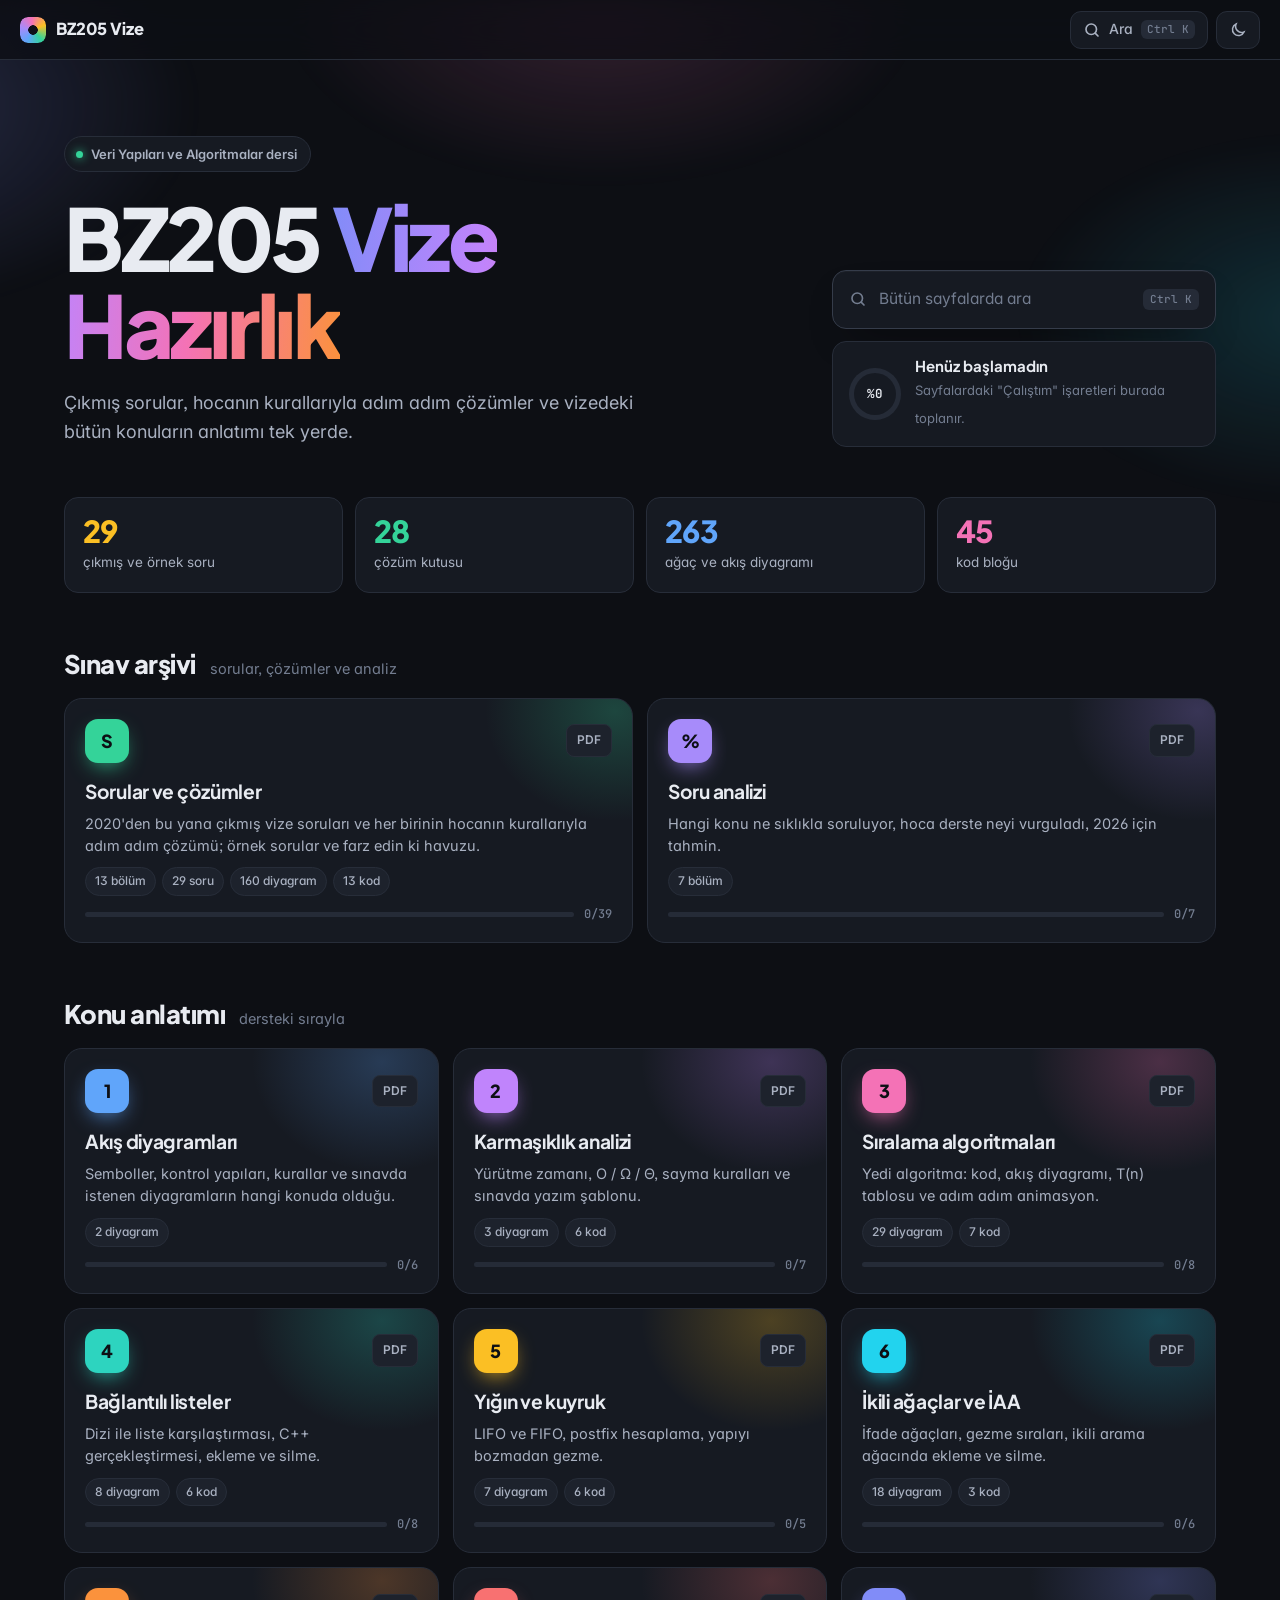
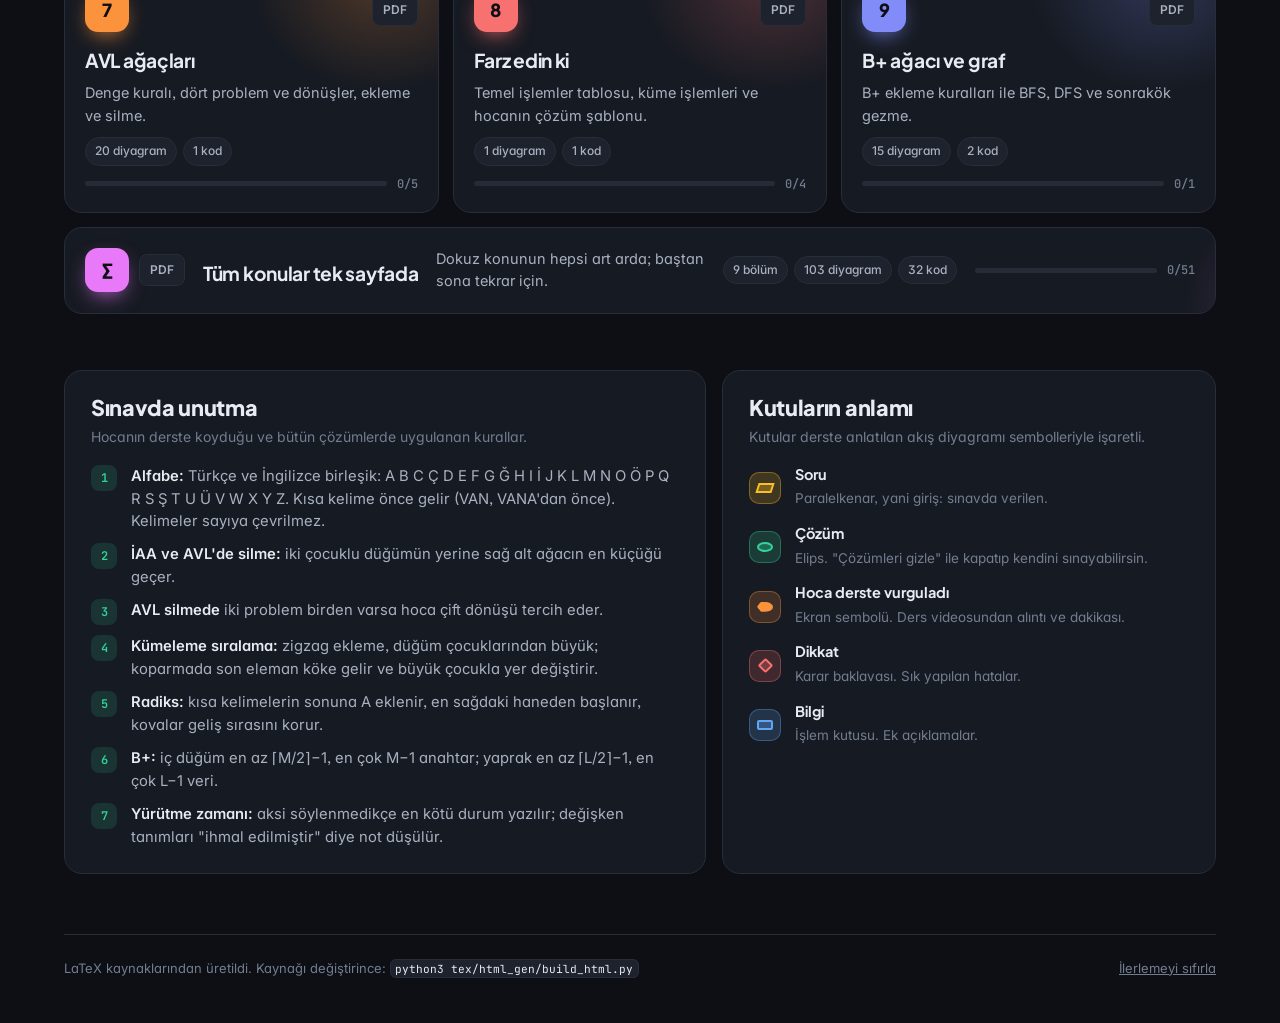
<file: index.html>
<!doctype html>
<html lang="tr">
<head>
<meta charset="utf-8">
<meta name="viewport" content="width=device-width, initial-scale=1">
<title>BZ205 Vize Hazırlık</title>
<script>var t='dark';try{t=localStorage.getItem('bz205:theme')||'dark';}catch(e){}document.documentElement.dataset.theme=t;</script>
<link rel="preconnect" href="https://fonts.googleapis.com"><link rel="preconnect" href="https://fonts.gstatic.com" crossorigin><link href="https://fonts.googleapis.com/css2?family=Inter:ital,opsz,wght@0,14..32,400;0,14..32,500;0,14..32,600;0,14..32,700;1,14..32,400&family=Plus+Jakarta+Sans:wght@600;700;800&family=JetBrains+Mono:wght@400;500;600&display=swap" rel="stylesheet">
<link rel="stylesheet" href="html/assets/style.css?v=7de8de52">
<style>
  .home-top { max-width: 1200px; margin: 0 auto; padding: 0 24px; }
  .hero { position: relative; isolation: isolate; padding: 76px 0 44px; display: grid; grid-template-columns: minmax(0, 1.3fr) minmax(300px, .7fr); gap: 40px 56px; align-items: end; }
  .hero::before {
    content: ""; position: absolute; z-index: -1; inset: -60px -30vw -40px; pointer-events: none;
    background:
      radial-gradient(520px 300px at 8% 20%, color-mix(in srgb, #818CF8 calc(var(--glow) * 110%), transparent), transparent 70%),
      radial-gradient(460px 260px at 48% 0%, color-mix(in srgb, #F472B6 calc(var(--glow) * 80%), transparent), transparent 70%),
      radial-gradient(420px 260px at 85% 60%, color-mix(in srgb, #22D3EE calc(var(--glow) * 70%), transparent), transparent 70%);
    filter: blur(10px);
  }
  .pill { display: inline-flex; align-items: center; gap: 8px; padding: 6px 13px 6px 11px; border-radius: 999px; font-size: 13px; font-weight: 600; color: var(--text-2); background: var(--surface); border: 1px solid var(--border); margin-bottom: 22px; }
  .pill i { width: 7px; height: 7px; border-radius: 50%; background: var(--green); box-shadow: 0 0 10px var(--green); }
  .hero h1 { margin: 0; font: 800 clamp(2.8rem, 7vw, 5.4rem)/1 var(--f-head); letter-spacing: -.04em; }
  .hero h1 .grad { background: linear-gradient(95deg, #818CF8 0%, #C084FC 35%, #F472B6 65%, #FB923C 100%); -webkit-background-clip: text; background-clip: text; color: transparent; }
  .hero .lead { margin: 22px 0 0; max-width: 36rem; font-size: 18px; line-height: 1.6; color: var(--text-2); }
  .hero-side { display: grid; gap: 12px; }
  .fake-search {
    display: flex; align-items: center; gap: 12px; width: 100%; padding: 15px 16px; cursor: text; text-align: left;
    border: 1px solid var(--border-2); border-radius: 14px; background: var(--surface); color: var(--text-3); font-size: 15.5px;
    box-shadow: var(--shadow); transition: border-color .15s, box-shadow .15s;
  }
  .fake-search:hover { border-color: #818CF8; box-shadow: 0 0 0 4px rgba(129,140,248,.15), var(--shadow); }
  .fake-search kbd { margin-left: auto; font: 500 11px/1 var(--f-mono); padding: 5px 7px; border-radius: 6px; background: var(--surface-3); }
  .resume { display: grid; grid-template-columns: 1fr auto; gap: 2px 14px; align-items: center; padding: 14px 16px; border-radius: 14px; border: 1px solid var(--border); background: var(--surface); text-decoration: none; color: var(--text); transition: border-color .15s; }
  .resume small { color: var(--text-3); font-size: 12.5px; font-weight: 500; grid-column: 1; }
  .resume b { font: 700 16px/1.3 var(--f-head); grid-column: 1; }
  .resume em { font-style: normal; color: var(--text-2); font-size: 13.5px; grid-column: 1; }
  .resume .go { grid-column: 2; grid-row: 1 / span 3; width: 38px; height: 38px; border-radius: 11px; display: grid; place-items: center; background: color-mix(in srgb, var(--accent) 20%, transparent); color: var(--accent); font-size: 18px; }
  .resume:hover { border-color: var(--accent); }
  .overall { display: grid; grid-template-columns: auto 1fr; gap: 14px; align-items: center; padding: 14px 16px; border-radius: 14px; border: 1px solid var(--border); background: var(--surface); }
  .ring { --p: 0; width: 52px; height: 52px; border-radius: 50%; display: grid; place-items: center; background: conic-gradient(var(--green) calc(var(--p) * 1%), var(--surface-3) 0); }
  .ring span { width: 42px; height: 42px; border-radius: 50%; background: var(--surface); display: grid; place-items: center; font: 600 12.5px var(--f-mono); }
  .overall b { display: block; font: 700 15px/1.3 var(--f-head); }
  .overall small { color: var(--text-3); font-size: 13px; }

  .stats { display: grid; grid-template-columns: repeat(4, 1fr); gap: 12px; margin: 6px 0 56px; }
  .stat { padding: 16px 18px; border-radius: 14px; background: var(--surface); border: 1px solid var(--border); }
  .stat b { display: block; font: 800 1.9rem/1.1 var(--f-head); letter-spacing: -.02em; color: var(--sc); }
  .stat span { font-size: 13.5px; color: var(--text-2); }

  .sec-h { display: flex; align-items: baseline; gap: 14px; margin: 0 0 16px; }
  .sec-h h2 { margin: 0; font: 800 1.6rem/1.2 var(--f-head); letter-spacing: -.02em; }
  .sec-h p { margin: 0; color: var(--text-3); font-size: 14.5px; }
  .grid { display: grid; gap: 14px; margin-bottom: 56px; }
  .grid.sinav { grid-template-columns: repeat(2, 1fr); }
  .grid.konu { grid-template-columns: repeat(3, 1fr); }
  @media (max-width: 960px) { .grid.konu { grid-template-columns: repeat(2, 1fr); } }
  @media (max-width: 600px) { .grid.konu { grid-template-columns: 1fr; } }
  .card {
    --hue: #818CF8; position: relative; overflow: hidden; isolation: isolate;
    display: flex; flex-direction: column; gap: 10px; padding: 20px; border-radius: 18px; min-height: 210px;
    background: var(--surface); border: 1px solid var(--border); color: var(--text); text-decoration: none;
    transition: transform .2s ease, border-color .2s, box-shadow .2s;
  }
  .card::before {
    content: ""; position: absolute; z-index: -1; inset: -40% -20% auto auto; width: 260px; height: 220px;
    background: radial-gradient(closest-side, color-mix(in srgb, var(--hue) 34%, transparent), transparent); opacity: .7; transition: opacity .2s;
  }
  .card:hover { transform: translateY(-3px); border-color: color-mix(in srgb, var(--hue) 55%, var(--border)); box-shadow: 0 20px 40px -24px color-mix(in srgb, var(--hue) 70%, transparent); }
  .card:hover::before { opacity: 1; }
  .card-top { display: flex; align-items: center; justify-content: space-between; gap: 10px; }
  .badge {
    width: 44px; height: 44px; border-radius: 13px; display: grid; place-items: center; font: 800 18px/1 var(--f-head);
    color: #0D0F14; background: var(--hue); box-shadow: 0 8px 22px -8px var(--hue);
  }
  .card .pdf { position: relative; z-index: 2; font-size: 12px; font-weight: 600; padding: 5px 10px; border-radius: 8px; border: 1px solid var(--border); color: var(--text-2); text-decoration: none; background: var(--surface-2); }
  .card .pdf:hover { color: var(--text); border-color: var(--border-2); }
  .card h3 { margin: 6px 0 0; font: 700 1.2rem/1.25 var(--f-head); letter-spacing: -.015em; }
  .card h3 a { color: inherit; text-decoration: none; }
  .card h3 a::after { content: ""; position: absolute; inset: 0; z-index: 1; }
  .card p { margin: 0; color: var(--text-2); font-size: 14.5px; line-height: 1.55; flex: 1; }
  .meta { display: flex; flex-wrap: wrap; gap: 6px; }
  .meta span { font-size: 12px; font-weight: 500; padding: 3px 9px; border-radius: 999px; background: var(--surface-2); color: var(--text-2); border: 1px solid var(--border); }
  .prog { display: flex; align-items: center; gap: 10px; font: 500 12px var(--f-mono); color: var(--text-3); }
  .prog i { flex: 1; height: 5px; border-radius: 5px; background: var(--surface-3); overflow: hidden; }
  .prog i b { display: block; height: 100%; width: calc(var(--p) * 1%); background: var(--hue); border-radius: inherit; }
  .grid.sinav .card { min-height: 240px; }
  .card.wide { grid-column: 1 / -1; min-height: 0; flex-direction: row; align-items: center; gap: 18px; }
  .card.wide p { flex: 1; }
  .card.wide .prog { width: 220px; }

  .lower { display: grid; grid-template-columns: 1.3fr 1fr; gap: 16px; margin: 0 0 60px; }
  .panel { padding: 24px 26px; border: 1px solid var(--border); border-radius: 18px; background: var(--surface); }
  .panel h2 { margin: 0 0 4px; font: 800 1.35rem/1.2 var(--f-head); letter-spacing: -.015em; }
  .panel > p { margin: 0 0 16px; color: var(--text-3); font-size: 14px; }
  .rules { margin: 0; padding: 0; list-style: none; counter-reset: r; display: grid; gap: 10px; font-size: 14.8px; line-height: 1.55; color: var(--text-2); }
  .rules li { counter-increment: r; display: grid; grid-template-columns: 28px 1fr; gap: 12px; }
  .rules li::before { content: counter(r); width: 26px; height: 26px; border-radius: 8px; display: grid; place-items: center; font: 600 12px var(--f-mono); color: var(--green); background: color-mix(in srgb, var(--green) 14%, transparent); }
  .rules b { color: var(--text); font-weight: 600; }
  .legend-list { list-style: none; margin: 0; padding: 0; display: grid; gap: 12px; }
  .legend-list li { display: grid; grid-template-columns: 32px 1fr; gap: 14px; align-items: center; }
  .legend-list b { display: block; font: 700 14.5px/1.3 var(--f-head); }
  .legend-list span { color: var(--text-3); font-size: 13.5px; }
  .foot { display: flex; flex-wrap: wrap; justify-content: space-between; gap: 10px; padding: 22px 0 44px; border-top: 1px solid var(--border); color: var(--text-3); font-size: 13px; }
  .foot button { background: none; border: 0; padding: 0; color: var(--text-3); text-decoration: underline; cursor: pointer; font-size: 13px; }
  .foot button:hover { color: var(--red); }

  @media (max-width: 960px) {
    .hero { grid-template-columns: 1fr; padding-top: 48px; }
    .stats { grid-template-columns: repeat(2, 1fr); }
    .grid.sinav { grid-template-columns: 1fr; }
    .lower { grid-template-columns: 1fr; }
    .card.wide { flex-direction: column; align-items: stretch; }
    .card.wide .prog { width: auto; }
  }
  @media (max-width: 560px) {
    .home-top { padding: 0 16px; }
    .grid.sinav .card, .card { min-height: 0; }
  }
</style>
</head>
<body class="home" data-base="html/" style="--accent:#818CF8">
<header class="topbar">
  <a class="brand" href="index.html"><span class="brand-dot"></span>BZ205 Vize</a>
  <div class="tb-actions">
    <button class="tb-btn sbtn" id="searchBtn" type="button"><span class="ic ic-search"></span><span class="lbl">Ara</span><kbd>Ctrl K</kbd></button>
    <button class="tb-btn" id="themeBtn" type="button" aria-label="Tema değiştir"><span class="ic ic-theme"></span></button>
  </div>
</header>

<div class="home-top">
  <section class="hero">
    <div>
      <span class="pill"><i></i>Veri Yapıları ve Algoritmalar dersi</span>
      <h1>BZ205 <span class="grad">Vize Hazırlık</span></h1>
      <p class="lead">Çıkmış sorular, hocanın kurallarıyla adım adım çözümler ve vizedeki bütün konuların anlatımı tek yerde.</p>
    </div>
    <div class="hero-side">
      <button class="fake-search" type="button" id="heroSearch"><span class="ic ic-search"></span>Bütün sayfalarda ara<kbd>Ctrl K</kbd></button>
      <a class="resume" id="resume" hidden href="#"><small>Kaldığın yerden devam et</small><b></b><em></em><span class="go">›</span></a>
      <div class="overall"><span class="ring" id="ovRing"><span id="ovPct">%0</span></span><div><b id="ovTxt">Henüz başlamadın</b><small>Sayfalardaki "Çalıştım" işaretleri burada toplanır.</small></div></div>
    </div>
  </section>

  <section class="stats" id="stats"></section>

  <div class="sec-h"><h2>Sınav arşivi</h2><p>sorular, çözümler ve analiz</p></div>
  <section class="grid sinav" id="gSinav"></section>

  <div class="sec-h"><h2>Konu anlatımı</h2><p>dersteki sırayla</p></div>
  <section class="grid konu" id="gKonu"></section>

  <section class="lower">
    <div class="panel">
      <h2>Sınavda unutma</h2>
      <p>Hocanın derste koyduğu ve bütün çözümlerde uygulanan kurallar.</p>
      <ol class="rules">
        <li><span><b>Alfabe:</b> Türkçe ve İngilizce birleşik: A B C Ç D E F G Ğ H I İ J K L M N O Ö P Q R S Ş T U Ü V W X Y Z. Kısa kelime önce gelir (VAN, VANA'dan önce). Kelimeler sayıya çevrilmez.</span></li>
        <li><span><b>İAA ve AVL'de silme:</b> iki çocuklu düğümün yerine sağ alt ağacın en küçüğü geçer.</span></li>
        <li><span><b>AVL silmede</b> iki problem birden varsa hoca çift dönüşü tercih eder.</span></li>
        <li><span><b>Kümeleme sıralama:</b> zigzag ekleme, düğüm çocuklarından büyük; koparmada son eleman köke gelir ve büyük çocukla yer değiştirir.</span></li>
        <li><span><b>Radiks:</b> kısa kelimelerin sonuna A eklenir, en sağdaki haneden başlanır, kovalar geliş sırasını korur.</span></li>
        <li><span><b>B+:</b> iç düğüm en az ⌈M/2⌉−1, en çok M−1 anahtar; yaprak en az ⌈L/2⌉−1, en çok L−1 veri.</span></li>
        <li><span><b>Yürütme zamanı:</b> aksi söylenmedikçe en kötü durum yazılır; değişken tanımları "ihmal edilmiştir" diye not düşülür.</span></li>
      </ol>
    </div>
    <div class="panel">
      <h2>Kutuların anlamı</h2>
      <p>Kutular derste anlatılan akış diyagramı sembolleriyle işaretli.</p>
      <ul class="legend-list">
        <li style="--c: var(--amber)"><i class="shape s-giris"></i><div><b>Soru</b><span>Paralelkenar, yani giriş: sınavda verilen.</span></div></li>
        <li style="--c: var(--green)"><i class="shape s-basla"></i><div><b>Çözüm</b><span>Elips. "Çözümleri gizle" ile kapatıp kendini sınayabilirsin.</span></div></li>
        <li style="--c: var(--orange)"><i class="shape s-ekran"></i><div><b>Hoca derste vurguladı</b><span>Ekran sembolü. Ders videosundan alıntı ve dakikası.</span></div></li>
        <li style="--c: var(--red)"><i class="shape s-karar"></i><div><b>Dikkat</b><span>Karar baklavası. Sık yapılan hatalar.</span></div></li>
        <li style="--c: var(--blue)"><i class="shape s-islem"></i><div><b>Bilgi</b><span>İşlem kutusu. Ek açıklamalar.</span></div></li>
      </ul>
    </div>
  </section>

  <footer class="foot">
    <span>LaTeX kaynaklarından üretildi. Kaynağı değiştirince: <code class="tt">python3 tex/html_gen/build_html.py</code></span>
    <button type="button" id="resetBtn">İlerlemeyi sıfırla</button>
  </footer>
</div>

<div class="search" id="search" hidden>
  <div class="search-panel" role="dialog" aria-label="Arama">
    <input type="search" id="searchIn" placeholder="Konu, algoritma ya da kelime ara (ör. pivot, AVL silme)" autocomplete="off">
    <ol id="searchOut"></ol>
    <p class="search-hint">Yukarı/aşağı ok ile seç, Enter ile git, Esc ile kapat.</p>
  </div>
</div>

<script src="html/assets/search-index.js?v=c7a49f79"></script>
<script src="html/assets/app.js?v=f06bd38e"></script>
<script>
(function () {
  var PAGES = [{"out": "vize-cozumleri", "label": "Sorular ve çözümler", "hue": "#34D399", "desc": "2020'den bu yana çıkmış vize soruları ve her birinin hocanın kurallarıyla adım adım çözümü; örnek sorular ve farz edin ki havuzu.", "group": "sinav", "no": "", "h2": 13, "gfx": 160, "soru": 29, "cevap": 28, "code": 13, "units": ["soru-1a-kumeleme-siralama-heapsort", "soru-1b-hizli-siralama-pivot-en-sondaki-kelime", "soru-2-avl-agaci", "soru-3-b-agaci", "soru-4-farz-edin-ki-baglantili-liste-b", "soru-1b-secmeli-siralama", "soru-1a-kumeleme-siralama-heapsort-2", "soru-1b-kumeleme-siralamanin-akis-diyagrami", "soru-1c-yurutme-zamani-ve-zaman-karmasikligi", "soru-1a-kabarcik-siralama", "soru-1b-radiks-siralama", "soru-2-ikili-arama-agaci", "soru-3-ifade-agaci-ve-yigin", "soru-4-farz-edin-ki-kuyruk-yigin-iaa", "soru-1-genislik-oncelikli-arama-ve-sonrakok-sal-dan-alfabeti", "soru-2a-hizli-siralamanin-akis-diyagrami", "soru-2b-yurutme-zamani-ve-zaman-karmasikligi", "soru-2c-hizli-siralama-pivot-en-bastaki-kelime", "soru-3-b-agaci-ic-dugum-anahtar-sayisi-3-yaprak-maks-3-elema", "soru-4-farz-edin-ki-avl-yigin-baglantili-liste-sadece-bir-de", "soru-1-fonk2-ve-fonk3", "soru-2-torq-dan-bfs-ve-sonrakok", "soru-1-hizli-siralama", "soru-2-ikili-arama-agacinda-silme", "soru-3-farz-edin-ki-liste-kuyruk-avl-birden-fazla-ders-alanl", "soru-4-avl-agaci", "soru-1-hizli-siralama-ornek-kelimeler-pivot-en-sondaki", "soru-2-avl-olusturma-iki-kok-silme-oncekok", "soru-3-baglantili-listeye-ekleme-insertnode", "soru-4-farz-edin-ki-yigin-kuyruk-avl-uc-dersi-de-alanlar", "aktarilan-muhtemel-vize-sorulari", "soru-3a-birlesmeli-siralamanin-akis-diyagrami", "soru-3b-birlesmeli-siralama-kelimeler", "ornek-1-sekil-1-avl-8-ekle-2-ekle-9-sil", "ornek-2-sekil-2-avl-4-sil-kok-sil", "ornek-3-graf-dfs-ve-bfs-a-dan-alfabetik-onde-oncelikli", "ornek-4-avl-sayilar", "ornek-5-postfix", "ornek-6-farz-edin-ki-liste-kuyruk-her-iki-dersi-alanlar"]}, {"out": "soru-analizi", "label": "Soru analizi", "hue": "#A78BFA", "desc": "Hangi konu ne sıklıkla soruluyor, hoca derste neyi vurguladı, 2026 için tahmin.", "group": "sinav", "no": "", "h2": 7, "gfx": 0, "soru": 0, "cevap": 0, "code": 0, "units": ["incelenen-kaynaklar", "sinav-konu-matrisi-vize-ve-vize-formatindaki-sinavlar", "konularin-vizelerde-sorulma-orani", "farz-edin-ki-sorulari-ayrintili-analiz", "hocanin-ders-videolarinda-vurguladigi-noktalar-zaman-damgali", "sinav-kosullari-ve-taktikler", "2026-guz-vizesi-icin-tahmin"]}, {"out": "konu-01-akis", "label": "Akış diyagramları", "hue": "#60A5FA", "desc": "Semboller, kontrol yapıları, kurallar ve sınavda istenen diyagramların hangi konuda olduğu.", "group": "konu", "no": "1", "h2": 1, "gfx": 2, "soru": 0, "cevap": 0, "code": 0, "units": ["algoritmanin-uc-gosterimi", "standart-semboller-derste-kullanilan", "kontrol-yapilari", "derste-cozulen-ornekler", "akis-diyagrami-cizerken-kurallar", "sinavda-istenen-akis-diyagramlari-ve-nerede-olduklari"]}, {"out": "konu-02-karmasiklik", "label": "Karmaşıklık analizi", "hue": "#C084FC", "desc": "Yürütme zamanı, O / Ω / Θ, sayma kuralları ve sınavda yazım şablonu.", "group": "konu", "no": "2", "h2": 1, "gfx": 3, "soru": 0, "cevap": 0, "code": 6, "units": ["tanim-ve-amac", "dort-terim", "asimptotik-notasyonlar", "bilinen-buyume-fonksiyonlari", "sayma-kurallari", "derste-cozulen-ornekler", "sinavda-yurutme-zamani-nasil-yazilir-sablon"]}, {"out": "konu-03-siralama", "label": "Sıralama algoritmaları", "hue": "#F472B6", "desc": "Yedi algoritma: kod, akış diyagramı, T(n) tablosu ve adım adım animasyon.", "group": "konu", "no": "3", "h2": 1, "gfx": 29, "soru": 0, "cevap": 0, "code": 7, "units": ["araya-sokma-siralama-insertion-sort", "secmeli-siralama-selection-sort", "kabarcik-siralama-bubble-sort", "birlesmeli-siralama-merge-sort", "kumeleme-siralama-heap-sort", "hizli-siralama-quick-sort", "radiks-siralama-radix-sort", "ozet-tablo"]}, {"out": "konu-04-liste", "label": "Bağlantılı listeler", "hue": "#2DD4BF", "desc": "Dizi ile liste karşılaştırması, C++ gerçekleştirmesi, ekleme ve silme.", "group": "konu", "no": "4", "h2": 1, "gfx": 8, "soru": 0, "cevap": 0, "code": 6, "units": ["veri-yapisi-ve-soyut-veri-tipi", "liste-svt-ve-temel-islemler", "dizi-ile-gerceklestirme", "baglantili-listenin-kavramsal-yapisi", "dizi-ile-baglantili-liste-karsilastirmasi", "baglantili-liste-gerceklestirmesi-c", "liste-cesitleri", "uygulama-polinom-svt"]}, {"out": "konu-05-yigin-kuyruk", "label": "Yığın ve kuyruk", "hue": "#FBBF24", "desc": "LIFO ve FIFO, postfix hesaplama, yapıyı bozmadan gezme.", "group": "konu", "no": "5", "h2": 1, "gfx": 7, "soru": 0, "cevap": 0, "code": 6, "units": ["yigin-lifo-son-giren-ilk-cikar", "postfix-sonek-ifadenin-yiginla-hesaplanmasi", "kuyruk-fifo-ilk-giren-ilk-cikar", "farz-edin-ki-sorularinda-yigin-ve-kuyrugu-bozmadan-gezmek", "zaman-ve-alan-karmasikligi"]}, {"out": "konu-06-agac", "label": "İkili ağaçlar ve İAA", "hue": "#22D3EE", "desc": "İfade ağaçları, gezme sıraları, ikili arama ağacında ekleme ve silme.", "group": "konu", "no": "6", "h2": 1, "gfx": 18, "soru": 0, "cevap": 0, "code": 3, "units": ["neden-agac", "ifade-agaclari", "agac-gezme-traversal", "ikili-arama-agaci-iaa", "iaa-kodlari", "zaman-ve-alan-karmasikligi"]}, {"out": "konu-07-avl", "label": "AVL ağaçları", "hue": "#FB923C", "desc": "Denge kuralı, dört problem ve dönüşler, ekleme ve silme.", "group": "konu", "no": "7", "h2": 1, "gfx": 20, "soru": 0, "cevap": 0, "code": 1, "units": ["neden-avl", "denge-kurali", "dort-problem-ve-cozumleri", "ekleme", "silme"]}, {"out": "konu-08-farz", "label": "Farz edin ki", "hue": "#F87171", "desc": "Temel işlemler tablosu, küme işlemleri ve hocanın çözüm şablonu.", "group": "konu", "no": "8", "h2": 1, "gfx": 1, "soru": 0, "cevap": 0, "code": 1, "units": ["temel-islemler-tablosu", "kume-islemleri", "sablon-hocanin-tahtadaki-cozumune-gore", "cevap-kagidinda-olmasi-gerekenler"]}, {"out": "konu-09-bplus-graf", "label": "B+ ağacı ve graf", "hue": "#818CF8", "desc": "B+ ekleme kuralları ile BFS, DFS ve sonrakök gezme.", "group": "konu", "no": "9", "h2": 1, "gfx": 15, "soru": 0, "cevap": 0, "code": 2, "units": ["ek-b-agaclari-ve-graf-arama-bazi-yillarda-vizeye-girdi"]}, {"out": "konu-tumu", "label": "Tüm konular tek sayfada", "hue": "#E879F9", "desc": "Dokuz konunun hepsi art arda; baştan sona tekrar için.", "group": "konu", "no": "∑", "h2": 9, "gfx": 103, "soru": 0, "cevap": 0, "code": 32, "units": ["algoritmanin-uc-gosterimi", "standart-semboller-derste-kullanilan", "kontrol-yapilari", "derste-cozulen-ornekler", "akis-diyagrami-cizerken-kurallar", "sinavda-istenen-akis-diyagramlari-ve-nerede-olduklari", "tanim-ve-amac", "dort-terim", "asimptotik-notasyonlar", "bilinen-buyume-fonksiyonlari", "sayma-kurallari", "derste-cozulen-ornekler-2", "sinavda-yurutme-zamani-nasil-yazilir-sablon", "araya-sokma-siralama-insertion-sort", "secmeli-siralama-selection-sort", "kabarcik-siralama-bubble-sort", "birlesmeli-siralama-merge-sort", "kumeleme-siralama-heap-sort", "hizli-siralama-quick-sort", "radiks-siralama-radix-sort", "ozet-tablo", "veri-yapisi-ve-soyut-veri-tipi", "liste-svt-ve-temel-islemler", "dizi-ile-gerceklestirme", "baglantili-listenin-kavramsal-yapisi", "dizi-ile-baglantili-liste-karsilastirmasi", "baglantili-liste-gerceklestirmesi-c", "liste-cesitleri", "uygulama-polinom-svt", "yigin-lifo-son-giren-ilk-cikar", "postfix-sonek-ifadenin-yiginla-hesaplanmasi", "kuyruk-fifo-ilk-giren-ilk-cikar", "farz-edin-ki-sorularinda-yigin-ve-kuyrugu-bozmadan-gezmek", "zaman-ve-alan-karmasikligi", "neden-agac", "ifade-agaclari", "agac-gezme-traversal", "ikili-arama-agaci-iaa", "iaa-kodlari", "zaman-ve-alan-karmasikligi-2", "neden-avl", "denge-kurali", "dort-problem-ve-cozumleri", "ekleme", "silme", "temel-islemler-tablosu", "kume-islemleri", "sablon-hocanin-tahtadaki-cozumune-gore", "cevap-kagidinda-olmasi-gerekenler", "b-agaci", "graflar-bfs-dfs-ve-sonrakok"]}];
  var S = window.BZStore;
  var PDF = {
    'vize-cozumleri': '02_Vize_Cozumleri', 'soru-analizi': '03_Soru_Analizi', 'konu-tumu': '04_Konu_Anlatimi_Tum',
    'konu-01-akis': 'Konu_01_akis', 'konu-02-karmasiklik': 'Konu_02_karmasiklik', 'konu-03-siralama': 'Konu_03_siralama', 'konu-04-liste': 'Konu_04_liste',
    'konu-05-yigin-kuyruk': 'Konu_05_yigin_kuyruk', 'konu-06-agac': 'Konu_06_agac', 'konu-07-avl': 'Konu_07_avl', 'konu-08-farz': 'Konu_08_farz', 'konu-09-bplus-graf': 'Konu_09_ek_bplus_graf'
  };
  var MARK = { 'vize-cozumleri': 'S', 'soru-analizi': '%' };
  function esc(s) { return String(s).replace(/[&<>"]/g, function (c) { return { '&': '&amp;', '<': '&lt;', '>': '&gt;', '"': '&quot;' }[c]; }); }
  function doneCount(p) {
    var n = 0;
    p.units.forEach(function (id) { if (S.get('done:' + (p.group === 'konu' ? 'konu' : p.out) + ':' + id, false)) n++; });
    return n;
  }
  var total = 0, totalDone = 0, sums = { soru: 0, gfx: 0, cevap: 0, code: 0 };
  function card(p) {
    var d = doneCount(p), pct = p.units.length ? Math.round(d / p.units.length * 100) : 0;
    if (p.out !== 'konu-tumu') { total += p.units.length; totalDone += d; ['soru', 'gfx', 'cevap', 'code'].forEach(function (k) { sums[k] += p[k] || 0; }); }
    var meta = [];
    if (p.h2 > 1) meta.push(p.h2 + ' bölüm');
    if (p.soru) meta.push(p.soru + ' soru');
    if (p.gfx) meta.push(p.gfx + ' diyagram');
    if (p.code) meta.push(p.code + ' kod');
    var mark = p.group === 'sinav' ? MARK[p.out] : p.no;
    var wide = p.out === 'konu-tumu' ? ' wide' : '';
    return '<article class="card' + wide + '" style="--hue:' + p.hue + ';--p:' + pct + '">' +
      '<div class="card-top"><span class="badge">' + esc(mark) + '</span><a class="pdf" href="pdf/' + PDF[p.out] + '.pdf" title="Aynı içeriğin PDF hâli">PDF</a></div>' +
      '<h3><a href="html/' + p.out + '.html">' + esc(p.label) + '</a></h3><p>' + esc(p.desc) + '</p>' +
      '<div class="meta">' + meta.map(function (m) { return '<span>' + m + '</span>'; }).join('') + '</div>' +
      '<div class="prog"><i><b></b></i>' + d + '/' + p.units.length + '</div></article>';
  }
  document.getElementById('gSinav').innerHTML = PAGES.filter(function (p) { return p.group === 'sinav'; }).map(card).join('');
  document.getElementById('gKonu').innerHTML = PAGES.filter(function (p) { return p.group === 'konu'; }).map(card).join('');

  var st = [
    [sums.soru, 'çıkmış ve örnek soru', '#FBBF24'], [sums.cevap, 'çözüm kutusu', '#34D399'],
    [sums.gfx, 'ağaç ve akış diyagramı', '#60A5FA'], [sums.code, 'kod bloğu', '#F472B6']
  ];
  document.getElementById('stats').innerHTML = st.map(function (s) {
    return '<div class="stat" style="--sc:' + s[2] + '"><b>' + s[0] + '</b><span>' + s[1] + '</span></div>';
  }).join('');

  var pctAll = total ? Math.round(totalDone / total * 100) : 0;
  document.getElementById('ovRing').style.setProperty('--p', pctAll);
  document.getElementById('ovPct').textContent = '%' + pctAll;
  if (totalDone) document.getElementById('ovTxt').textContent = totalDone + ' / ' + total + ' başlık çalışıldı';

  var last = S.get('last', null);
  if (last && last.p) {
    var r = document.getElementById('resume');
    var lp = PAGES.filter(function (p) { return p.out === last.p; })[0];
    if (lp) r.style.setProperty('--accent', lp.hue);
    r.href = 'html/' + last.p + '.html' + (last.id ? '#' + last.id : '');
    r.querySelector('b').textContent = last.l;
    r.querySelector('em').textContent = (last.t ? last.t + ', ' : '') + 'sayfanın %' + (last.pct || 0) + '\'i okundu';
    r.hidden = false;
  }
  document.getElementById('heroSearch').addEventListener('click', function () { window.BZOpenSearch(); });
  document.getElementById('resetBtn').addEventListener('click', function () {
    if (!confirm('Bütün "çalıştım" işaretleri ve kaldığın yer silinsin mi?')) return;
    try { Object.keys(localStorage).forEach(function (k) { if (/^bz205:(done|last|quiz)/.test(k)) localStorage.removeItem(k); }); } catch (e) {}
    location.reload();
  });
})();
</script>
</body>
</html>
</file>
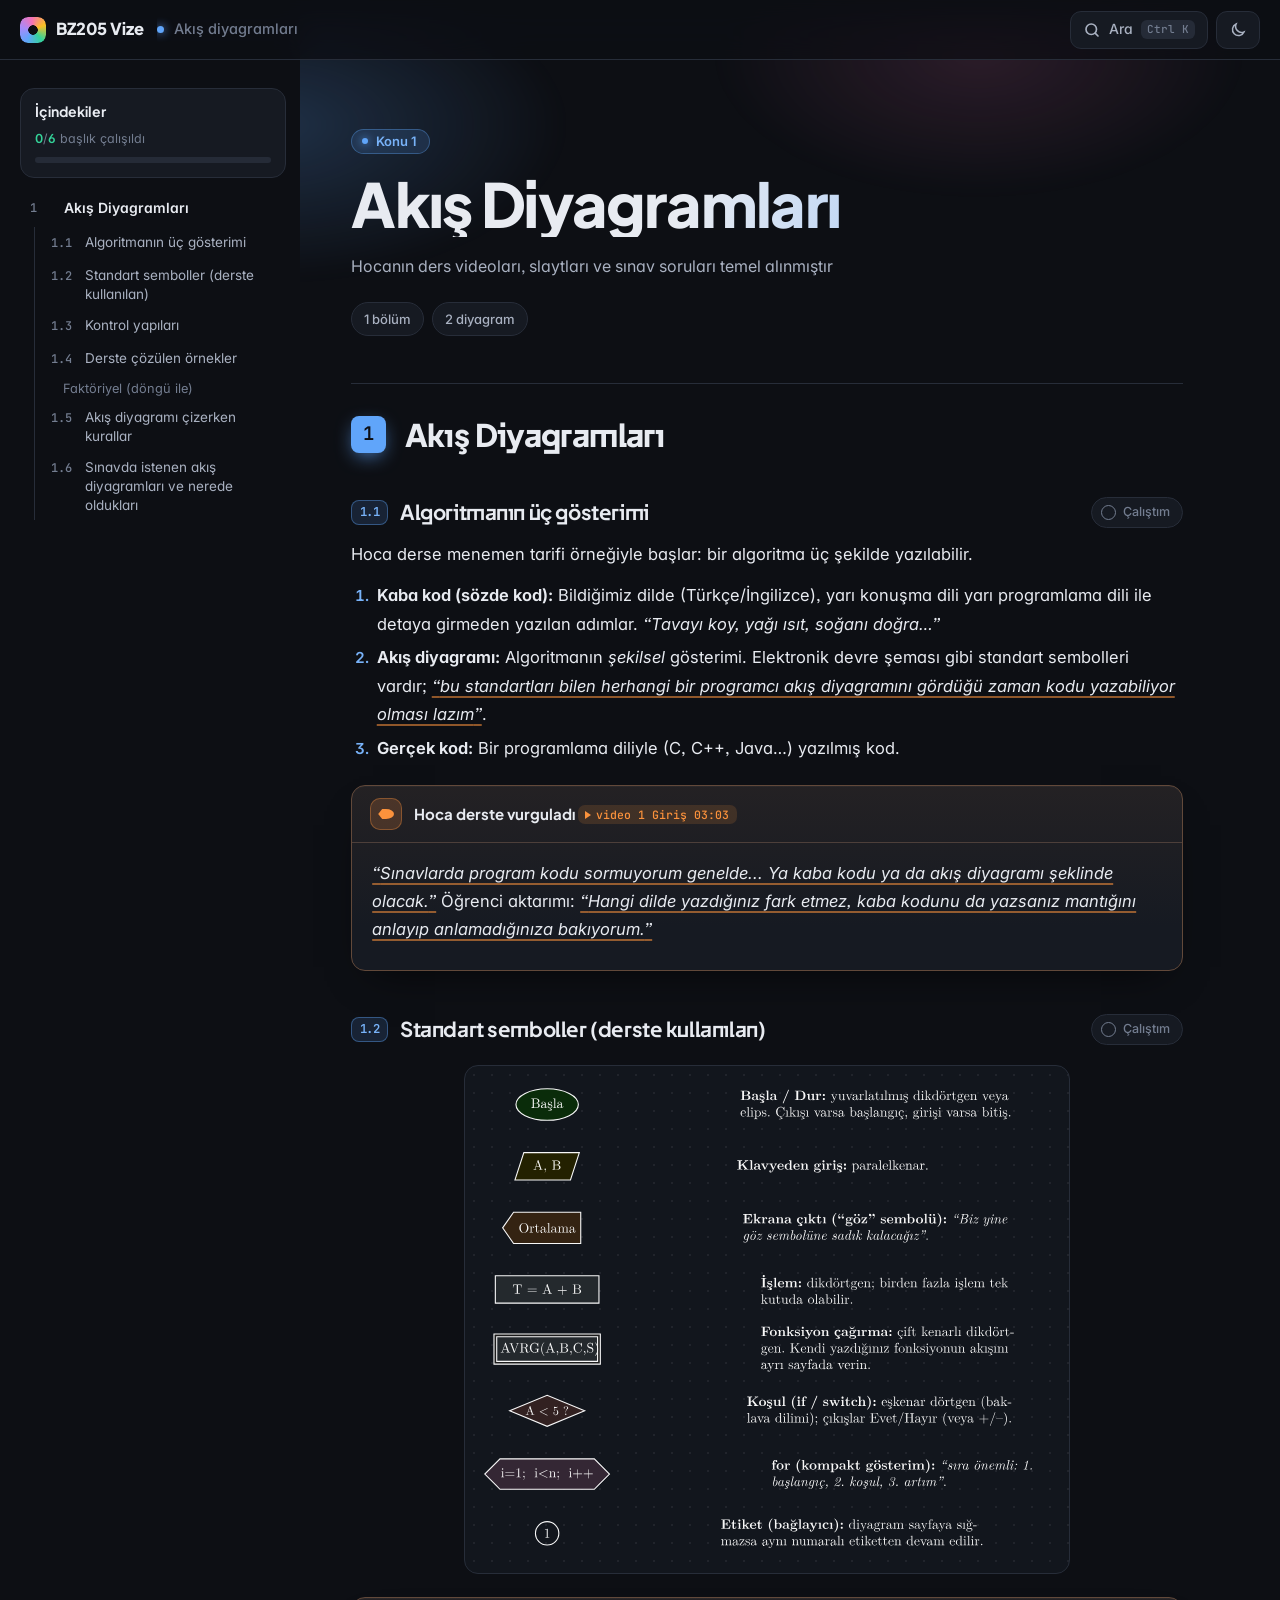
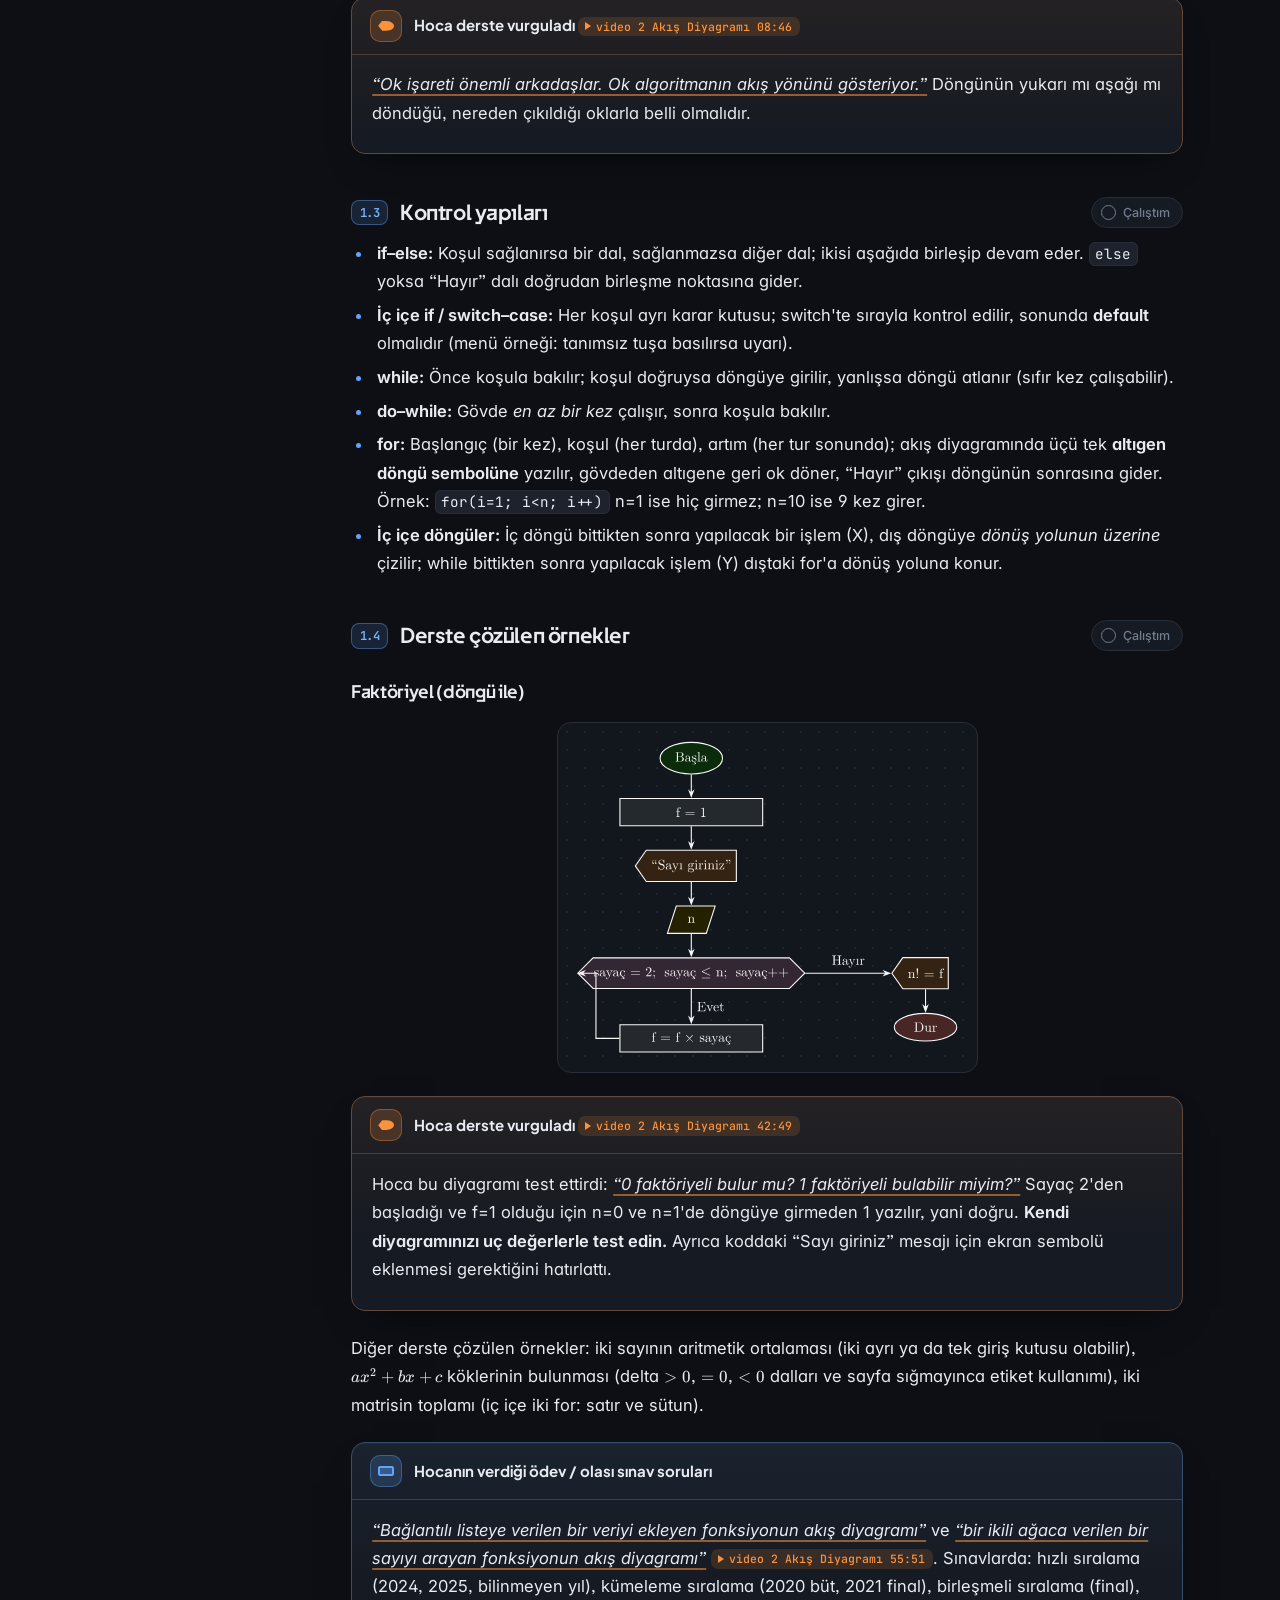
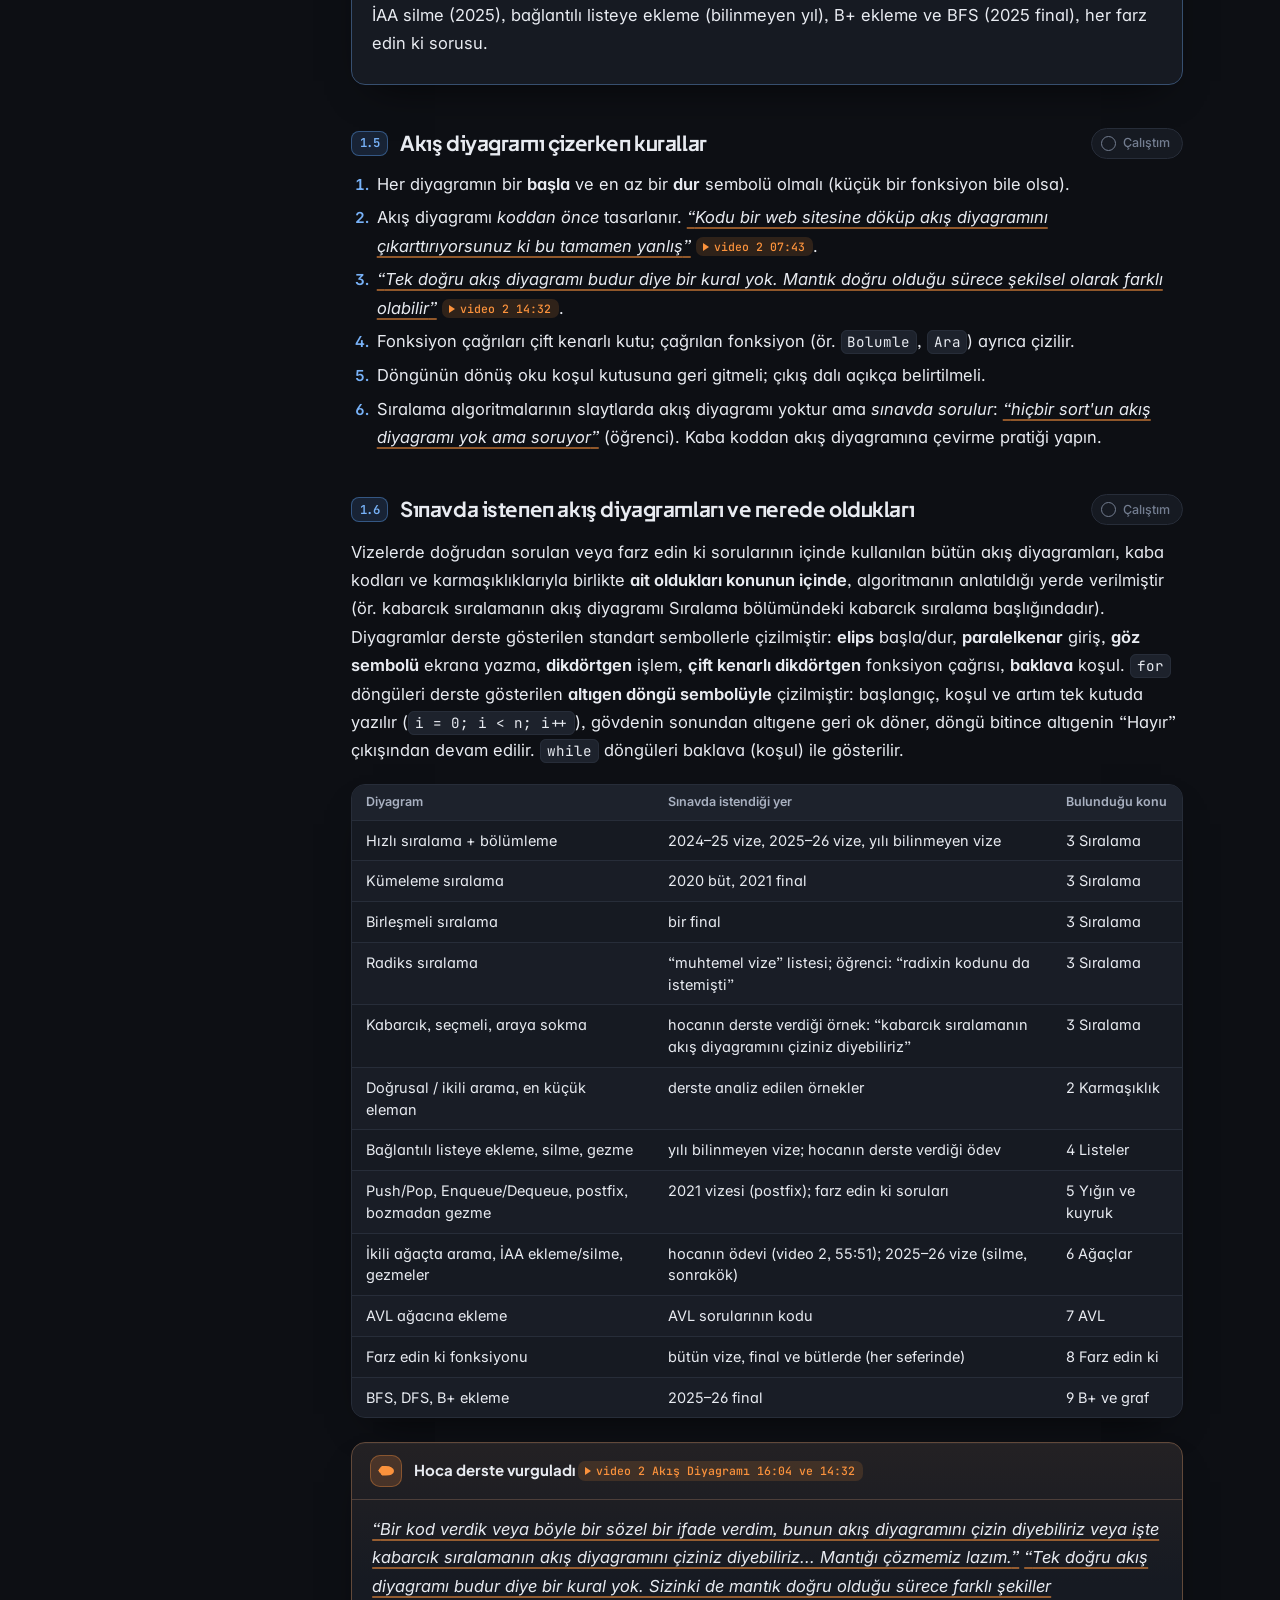
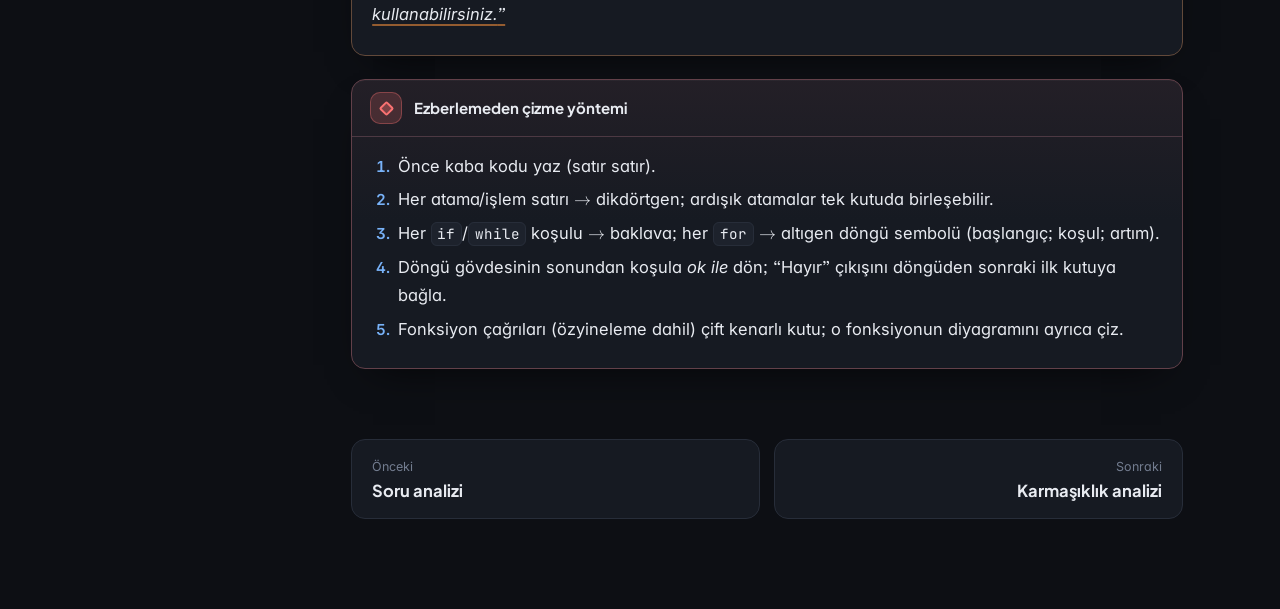
<file: html/konu-01-akis.html>
<!doctype html>
<html lang="tr">
<head>
<meta charset="utf-8">
<meta name="viewport" content="width=device-width, initial-scale=1">
<title>Akış Diyagramları | BZ205 Vize</title>
<script>var t='dark';try{t=localStorage.getItem('bz205:theme')||'dark';}catch(e){}document.documentElement.dataset.theme=t;</script>
<link rel="preconnect" href="https://fonts.googleapis.com"><link rel="preconnect" href="https://fonts.gstatic.com" crossorigin><link href="https://fonts.googleapis.com/css2?family=Inter:ital,opsz,wght@0,14..32,400;0,14..32,500;0,14..32,600;0,14..32,700;1,14..32,400&family=Plus+Jakarta+Sans:wght@600;700;800&family=JetBrains+Mono:wght@400;500;600&display=swap" rel="stylesheet">
<link rel="stylesheet" href="assets/katex/katex.min.css">
<link rel="stylesheet" href="assets/style.css?v=7de8de52">

</head>
<body class="doc g-konu" data-page="konu-01-akis" data-group="konu" data-unit="h3" data-title="Akış diyagramları" style="--accent:#60A5FA">
<div class="readbar"><span></span></div>
<header class="topbar">
  <button class="tb-btn menu" id="menuBtn" type="button" aria-label="İçindekiler"><span class="ic ic-menu"></span></button>
  <a class="brand" href="../index.html"><span class="brand-dot"></span>BZ205 Vize</a>
  <span class="crumb">Akış diyagramları</span>
  <div class="tb-actions">
    <button class="tb-btn sbtn" id="searchBtn" type="button"><span class="ic ic-search"></span><span class="lbl">Ara</span><kbd>Ctrl K</kbd></button>
    
    <button class="tb-btn" id="themeBtn" type="button" aria-label="Tema değiştir"><span class="ic ic-theme"></span></button>
  </div>
</header>
<div class="layout">
  <aside class="toc" id="toc">
    <div class="toc-head">
      <span>İçindekiler</span>
      <span class="toc-prog"><b id="pgDone">0</b>/<b id="pgAll">6</b> başlık çalışıldı</span>
      <span class="meter"><i id="pgBar"></i></span>
    </div>
    <nav><ol class="toc-l"><li class="t2"><a href="#akis-diyagramlari"><span class="tn">1</span><span>Akış Diyagramları</span></a><ol class="toc-s"><li class="t3"><a href="#algoritmanin-uc-gosterimi"><span class="tn">1.1</span><span>Algoritmanın üç gösterimi</span></a></li><li class="t3"><a href="#standart-semboller-derste-kullanilan"><span class="tn">1.2</span><span>Standart semboller (derste kullanılan)</span></a></li><li class="t3"><a href="#kontrol-yapilari"><span class="tn">1.3</span><span>Kontrol yapıları</span></a></li><li class="t3"><a href="#derste-cozulen-ornekler"><span class="tn">1.4</span><span>Derste çözülen örnekler</span></a></li><li class="t4"><a href="#faktoriyel-dongu-ile"><span class="tn"></span><span>Faktöriyel (döngü ile)</span></a></li><li class="t3"><a href="#akis-diyagrami-cizerken-kurallar"><span class="tn">1.5</span><span>Akış diyagramı çizerken kurallar</span></a></li><li class="t3"><a href="#sinavda-istenen-akis-diyagramlari-ve-nerede-olduklari"><span class="tn">1.6</span><span>Sınavda istenen akış diyagramları ve nerede oldukları</span></a></li></ol></li></ol></nav>
  </aside>
  <main class="content" id="content">
    <header class="doc-hero">
      <p class="kicker">Konu 1</p>
      <h1><span class="fs-l">Akış Diyagramları</span></h1>
      <p class="byline">Hocanın ders videoları, slaytları ve sınav soruları temel alınmıştır</p>
      <ul class="chips"><li>1 bölüm</li><li>2 diyagram</li></ul>
    </header>
    <article class="prose">
<h2 id="akis-diyagramlari" class="h"><span class="num">1</span><span class="ht">Akış Diyagramları</span></h2>
<h3 id="algoritmanin-uc-gosterimi" class="h"><span class="num">1.1</span><span class="ht">Algoritmanın üç gösterimi</span></h3>
<p>Hoca derse menemen tarifi örneğiyle başlar: bir algoritma üç şekilde yazılabilir.</p>
<ol class="l"><li><strong>Kaba kod (sözde kod):</strong> Bildiğimiz dilde (Türkçe/İngilizce), yarı konuşma dili yarı programlama dili ile detaya girmeden yazılan adımlar. <em>“Tavayı koy, yağı ısıt, soğanı doğra…”</em></li><li><strong>Akış diyagramı:</strong> Algoritmanın <em>şekilsel</em> gösterimi. Elektronik devre şeması gibi standart sembolleri vardır; <q class="alinti">bu standartları bilen herhangi bir programcı akış diyagramını gördüğü zaman kodu yazabiliyor olması lazım</q>.</li><li><strong>Gerçek kod:</strong> Bir programlama diliyle (C, C++, Java…) yazılmış kod.</li></ol>
<section class="box box-hoca"><div class="box-h"><i class="shape s-ekran"></i><span class="bt">Hoca derste vurguladı <span class="zd" title="Ders videosu ve dakikası">video 1 Giriş 03:03</span></span></div><div class="box-b"><p><q class="alinti">Sınavlarda program kodu sormuyorum genelde... Ya kaba kodu ya da akış diyagramı şeklinde olacak.</q> Öğrenci aktarımı: <q class="alinti">Hangi dilde yazdığınız fark etmez, kaba kodunu da yazsanız mantığını anlayıp anlamadığınıza bakıyorum.</q></p></div></section>
<h3 id="standart-semboller-derste-kullanilan" class="h"><span class="num">1.2</span><span class="ht">Standart semboller (derste kullanılan)</span></h3>
<div class="center"><figure class="gfx gfx-flow"><button type="button" class="zoom" aria-label="Büyüt"><img src="assets/gfx/g_0669eb402022.svg" width="572" height="475" loading="lazy" alt="Akış diyagramı"></button></figure></div>
<section class="box box-hoca"><div class="box-h"><i class="shape s-ekran"></i><span class="bt">Hoca derste vurguladı <span class="zd" title="Ders videosu ve dakikası">video 2 Akış Diyagramı 08:46</span></span></div><div class="box-b"><p><q class="alinti">Ok işareti önemli arkadaşlar. Ok algoritmanın akış yönünü gösteriyor.</q> Döngünün yukarı mı aşağı mı döndüğü, nereden çıkıldığı oklarla belli olmalıdır.</p></div></section>
<h3 id="kontrol-yapilari" class="h"><span class="num">1.3</span><span class="ht">Kontrol yapıları</span></h3>
<ul class="l"><li><strong>if–else:</strong> Koşul sağlanırsa bir dal, sağlanmazsa diğer dal; ikisi aşağıda birleşip devam eder. <code class="tt">else</code> yoksa “Hayır” dalı doğrudan birleşme noktasına gider.</li><li><strong>İç içe if / switch–case:</strong> Her koşul ayrı karar kutusu; switch'te sırayla kontrol edilir, sonunda <strong>default</strong> olmalıdır (menü örneği: tanımsız tuşa basılırsa uyarı).</li><li><strong>while:</strong> Önce koşula bakılır; koşul doğruysa döngüye girilir, yanlışsa döngü atlanır (sıfır kez çalışabilir).</li><li><strong>do–while:</strong> Gövde <em>en az bir kez</em> çalışır, sonra koşula bakılır.</li><li><strong>for:</strong> Başlangıç (bir kez), koşul (her turda), artım (her tur sonunda); akış diyagramında üçü tek <strong>altıgen döngü sembolüne</strong> yazılır, gövdeden altıgene geri ok döner, “Hayır” çıkışı döngünün sonrasına gider. Örnek: <code class="tt">for(i=1; i&lt;n; i++)</code> n=1 ise hiç girmez; n=10 ise 9 kez girer.</li><li><strong>İç içe döngüler:</strong> İç döngü bittikten sonra yapılacak bir işlem (X), dış döngüye <em>dönüş yolunun üzerine</em> çizilir; while bittikten sonra yapılacak işlem (Y) dıştaki for'a dönüş yoluna konur.</li></ul>
<h3 id="derste-cozulen-ornekler" class="h"><span class="num">1.4</span><span class="ht">Derste çözülen örnekler</span></h3>
<h4 id="faktoriyel-dongu-ile" class="h"><span class="num"></span><span class="ht">Faktöriyel (döngü ile)</span></h4>
<div class="center"><figure class="gfx gfx-flow"><button type="button" class="zoom" aria-label="Büyüt"><img src="assets/gfx/g_56334bca2dcd.svg" width="387" height="317" loading="lazy" alt="Akış diyagramı"></button></figure></div>
<section class="box box-hoca"><div class="box-h"><i class="shape s-ekran"></i><span class="bt">Hoca derste vurguladı <span class="zd" title="Ders videosu ve dakikası">video 2 Akış Diyagramı 42:49</span></span></div><div class="box-b"><p>Hoca bu diyagramı test ettirdi: <q class="alinti">0 faktöriyeli bulur mu? 1 faktöriyeli bulabilir miyim?</q> Sayaç 2'den başladığı ve f=1 olduğu için n=0 ve n=1'de döngüye girmeden 1 yazılır, yani doğru. <strong>Kendi diyagramınızı uç değerlerle test edin.</strong> Ayrıca koddaki “Sayı giriniz” mesajı için ekran sembolü eklenmesi gerektiğini hatırlattı.</p></div></section>
<p>Diğer derste çözülen örnekler: iki sayının aritmetik ortalaması (iki ayrı ya da tek giriş kutusu olabilir), <span class="katex"><span class="katex-html" aria-hidden="true"><span class="base"><span class="strut" style="height:0.8974em;vertical-align:-0.0833em;"></span><span class="mord mathnormal">a</span><span class="mord"><span class="mord mathnormal">x</span><span class="msupsub"><span class="vlist-t"><span class="vlist-r"><span class="vlist" style="height:0.8141em;"><span style="top:-3.063em;margin-right:0.05em;"><span class="pstrut" style="height:2.7em;"></span><span class="sizing reset-size6 size3 mtight"><span class="mord mtight">2</span></span></span></span></span></span></span></span><span class="mspace" style="margin-right:0.2222em;"></span><span class="mbin">+</span><span class="mspace" style="margin-right:0.2222em;"></span></span><span class="base"><span class="strut" style="height:0.7778em;vertical-align:-0.0833em;"></span><span class="mord mathnormal">b</span><span class="mord mathnormal">x</span><span class="mspace" style="margin-right:0.2222em;"></span><span class="mbin">+</span><span class="mspace" style="margin-right:0.2222em;"></span></span><span class="base"><span class="strut" style="height:0.4306em;"></span><span class="mord mathnormal">c</span></span></span></span> köklerinin bulunması (delta <span class="katex"><span class="katex-html" aria-hidden="true"><span class="base"><span class="strut" style="height:0.5782em;vertical-align:-0.0391em;"></span><span class="mrel">&gt;</span><span class="mspace" style="margin-right:0.2778em;"></span></span><span class="base"><span class="strut" style="height:0.6444em;"></span><span class="mord">0</span></span></span></span>, <span class="katex"><span class="katex-html" aria-hidden="true"><span class="base"><span class="strut" style="height:0.3669em;"></span><span class="mrel">=</span><span class="mspace" style="margin-right:0.2778em;"></span></span><span class="base"><span class="strut" style="height:0.6444em;"></span><span class="mord">0</span></span></span></span>, <span class="katex"><span class="katex-html" aria-hidden="true"><span class="base"><span class="strut" style="height:0.5782em;vertical-align:-0.0391em;"></span><span class="mrel">&lt;</span><span class="mspace" style="margin-right:0.2778em;"></span></span><span class="base"><span class="strut" style="height:0.6444em;"></span><span class="mord">0</span></span></span></span> dalları ve sayfa sığmayınca etiket kullanımı), iki matrisin toplamı (iç içe iki for: satır ve sütun).</p>
<section class="box box-bilgi"><div class="box-h"><i class="shape s-islem"></i><span class="bt">Hocanın verdiği ödev / olası sınav soruları</span></div><div class="box-b"><p><q class="alinti">Bağlantılı listeye verilen bir veriyi ekleyen fonksiyonun akış diyagramı</q> ve <q class="alinti">bir ikili ağaca verilen bir sayıyı arayan fonksiyonun akış diyagramı</q> <span class="zd" title="Ders videosu ve dakikası">video 2 Akış Diyagramı 55:51</span>. Sınavlarda: hızlı sıralama (2024, 2025, bilinmeyen yıl), kümeleme sıralama (2020 büt, 2021 final), birleşmeli sıralama (final), İAA silme (2025), bağlantılı listeye ekleme (bilinmeyen yıl), B+ ekleme ve BFS (2025 final), her farz edin ki sorusu.</p></div></section>
<h3 id="akis-diyagrami-cizerken-kurallar" class="h"><span class="num">1.5</span><span class="ht">Akış diyagramı çizerken kurallar</span></h3>
<ol class="l"><li>Her diyagramın bir <strong>başla</strong> ve en az bir <strong>dur</strong> sembolü olmalı (küçük bir fonksiyon bile olsa).</li><li>Akış diyagramı <em>koddan önce</em> tasarlanır. <q class="alinti">Kodu bir web sitesine döküp akış diyagramını çıkarttırıyorsunuz ki bu tamamen yanlış</q> <span class="zd" title="Ders videosu ve dakikası">video 2 07:43</span>.</li><li><q class="alinti">Tek doğru akış diyagramı budur diye bir kural yok. Mantık doğru olduğu sürece şekilsel olarak farklı olabilir</q> <span class="zd" title="Ders videosu ve dakikası">video 2 14:32</span>.</li><li>Fonksiyon çağrıları çift kenarlı kutu; çağrılan fonksiyon (ör. <code class="tt">Bolumle</code>, <code class="tt">Ara</code>) ayrıca çizilir.</li><li>Döngünün dönüş oku koşul kutusuna geri gitmeli; çıkış dalı açıkça belirtilmeli.</li><li>Sıralama algoritmalarının slaytlarda akış diyagramı yoktur ama <em>sınavda sorulur</em>: <q class="alinti">hiçbir sort'un akış diyagramı yok ama soruyor</q> (öğrenci). Kaba koddan akış diyagramına çevirme pratiği yapın.</li></ol>
<h3 id="sinavda-istenen-akis-diyagramlari-ve-nerede-olduklari" class="h"><span class="num">1.6</span><span class="ht">Sınavda istenen akış diyagramları ve nerede oldukları</span></h3>
<p>Vizelerde doğrudan sorulan veya farz edin ki sorularının içinde kullanılan bütün akış diyagramları, kaba kodları ve karmaşıklıklarıyla birlikte <strong>ait oldukları konunun içinde</strong>, algoritmanın anlatıldığı yerde verilmiştir (ör. kabarcık sıralamanın akış diyagramı Sıralama bölümündeki kabarcık sıralama başlığındadır). Diyagramlar derste gösterilen standart sembollerle çizilmiştir: <strong>elips</strong> başla/dur, <strong>paralelkenar</strong> giriş, <strong>göz sembolü</strong> ekrana yazma, <strong>dikdörtgen</strong> işlem, <strong>çift kenarlı dikdörtgen</strong> fonksiyon çağrısı, <strong>baklava</strong> koşul. <code class="tt">for</code> döngüleri derste gösterilen <strong>altıgen döngü sembolüyle</strong> çizilmiştir: başlangıç, koşul ve artım tek kutuda yazılır (<code class="tt">i = 0; i &lt; n; i++</code>), gövdenin sonundan altıgene geri ok döner, döngü bitince altıgenin “Hayır” çıkışından devam edilir. <code class="tt">while</code> döngüleri baklava (koşul) ile gösterilir.</p>
<div class="center"><div class="tbl-wrap"><table class="tbl"><thead><tr><th>Diyagram</th><th>Sınavda istendiği yer</th><th>Bulunduğu konu</th></tr></thead><tbody><tr><td>Hızlı sıralama + bölümleme</td><td>2024–25 vize, 2025–26 vize, yılı bilinmeyen vize</td><td>3 Sıralama</td></tr><tr><td>Kümeleme sıralama</td><td>2020 büt, 2021 final</td><td>3 Sıralama</td></tr><tr><td>Birleşmeli sıralama</td><td>bir final</td><td>3 Sıralama</td></tr><tr><td>Radiks sıralama</td><td>“muhtemel vize” listesi; öğrenci: “radixin kodunu da istemişti”</td><td>3 Sıralama</td></tr><tr><td>Kabarcık, seçmeli, araya sokma</td><td>hocanın derste verdiği örnek: “kabarcık sıralamanın akış diyagramını çiziniz diyebiliriz”</td><td>3 Sıralama</td></tr><tr><td>Doğrusal / ikili arama, en küçük eleman</td><td>derste analiz edilen örnekler</td><td>2 Karmaşıklık</td></tr><tr><td>Bağlantılı listeye ekleme, silme, gezme</td><td>yılı bilinmeyen vize; hocanın derste verdiği ödev</td><td>4 Listeler</td></tr><tr><td>Push/Pop, Enqueue/Dequeue, postfix, bozmadan gezme</td><td>2021 vizesi (postfix); farz edin ki soruları</td><td>5 Yığın ve kuyruk</td></tr><tr><td>İkili ağaçta arama, İAA ekleme/silme, gezmeler</td><td>hocanın ödevi (video 2, 55:51); 2025–26 vize (silme, sonrakök)</td><td>6 Ağaçlar</td></tr><tr><td>AVL ağacına ekleme</td><td>AVL sorularının kodu</td><td>7 AVL</td></tr><tr><td>Farz edin ki fonksiyonu</td><td>bütün vize, final ve bütlerde (her seferinde)</td><td>8 Farz edin ki</td></tr><tr><td>BFS, DFS, B+ ekleme</td><td>2025–26 final</td><td>9 B+ ve graf</td></tr></tbody></table></div></div>
<section class="box box-hoca"><div class="box-h"><i class="shape s-ekran"></i><span class="bt">Hoca derste vurguladı <span class="zd" title="Ders videosu ve dakikası">video 2 Akış Diyagramı 16:04 ve 14:32</span></span></div><div class="box-b"><p><q class="alinti">Bir kod verdik veya böyle bir sözel bir ifade verdim, bunun akış diyagramını çizin diyebiliriz veya işte kabarcık sıralamanın akış diyagramını çiziniz diyebiliriz... Mantığı çözmemiz lazım.</q> <q class="alinti">Tek doğru akış diyagramı budur diye bir kural yok. Sizinki de mantık doğru olduğu sürece farklı şekiller kullanabilirsiniz.</q></p></div></section>
<section class="box box-dikkat"><div class="box-h"><i class="shape s-karar"></i><span class="bt">Ezberlemeden çizme yöntemi</span></div><div class="box-b"><ol class="l"><li>Önce kaba kodu yaz (satır satır).</li><li>Her atama/işlem satırı <span class="katex"><span class="katex-html" aria-hidden="true"><span class="base"><span class="strut" style="height:0.3669em;"></span><span class="mrel">→</span></span></span></span> dikdörtgen; ardışık atamalar tek kutuda birleşebilir.</li><li>Her <code class="tt">if</code>/<code class="tt">while</code> koşulu <span class="katex"><span class="katex-html" aria-hidden="true"><span class="base"><span class="strut" style="height:0.3669em;"></span><span class="mrel">→</span></span></span></span> baklava; her <code class="tt">for</code> <span class="katex"><span class="katex-html" aria-hidden="true"><span class="base"><span class="strut" style="height:0.3669em;"></span><span class="mrel">→</span></span></span></span> altıgen döngü sembolü (başlangıç; koşul; artım).</li><li>Döngü gövdesinin sonundan koşula <em>ok ile</em> dön; “Hayır” çıkışını döngüden sonraki ilk kutuya bağla.</li><li>Fonksiyon çağrıları (özyineleme dahil) çift kenarlı kutu; o fonksiyonun diyagramını ayrıca çiz.</li></ol></div></section>
    </article>
    <nav class="pager"><a class="pg prev" href="soru-analizi.html"><small>Önceki</small><span>Soru analizi</span></a><a class="pg next" href="konu-02-karmasiklik.html"><small>Sonraki</small><span>Karmaşıklık analizi</span></a></nav>
  </main>
</div>
<div class="lightbox" id="lightbox" hidden>
  <div class="lb-bar"><button type="button" data-z="-1" aria-label="Uzaklaştır">−</button><button type="button" data-z="0">Sığdır</button><button type="button" data-z="1" aria-label="Yakınlaştır">+</button><button type="button" data-z="x" aria-label="Kapat">✕</button></div>
  <div class="lb-stage"><div class="lb-frame"><img alt=""></div></div>
</div>
<div class="search" id="search" hidden>
  <div class="search-panel" role="dialog" aria-label="Arama">
    <input type="search" id="searchIn" placeholder="Konu, algoritma ya da kelime ara (ör. pivot, AVL silme)" autocomplete="off">
    <ol id="searchOut"></ol>
    <p class="search-hint">Yukarı/aşağı ok ile seç, Enter ile git, Esc ile kapat.</p>
  </div>
</div>
<script src="assets/search-index.js?v=c7a49f79"></script>
<script src="assets/app.js?v=f06bd38e"></script>

</body>
</html>
</file>
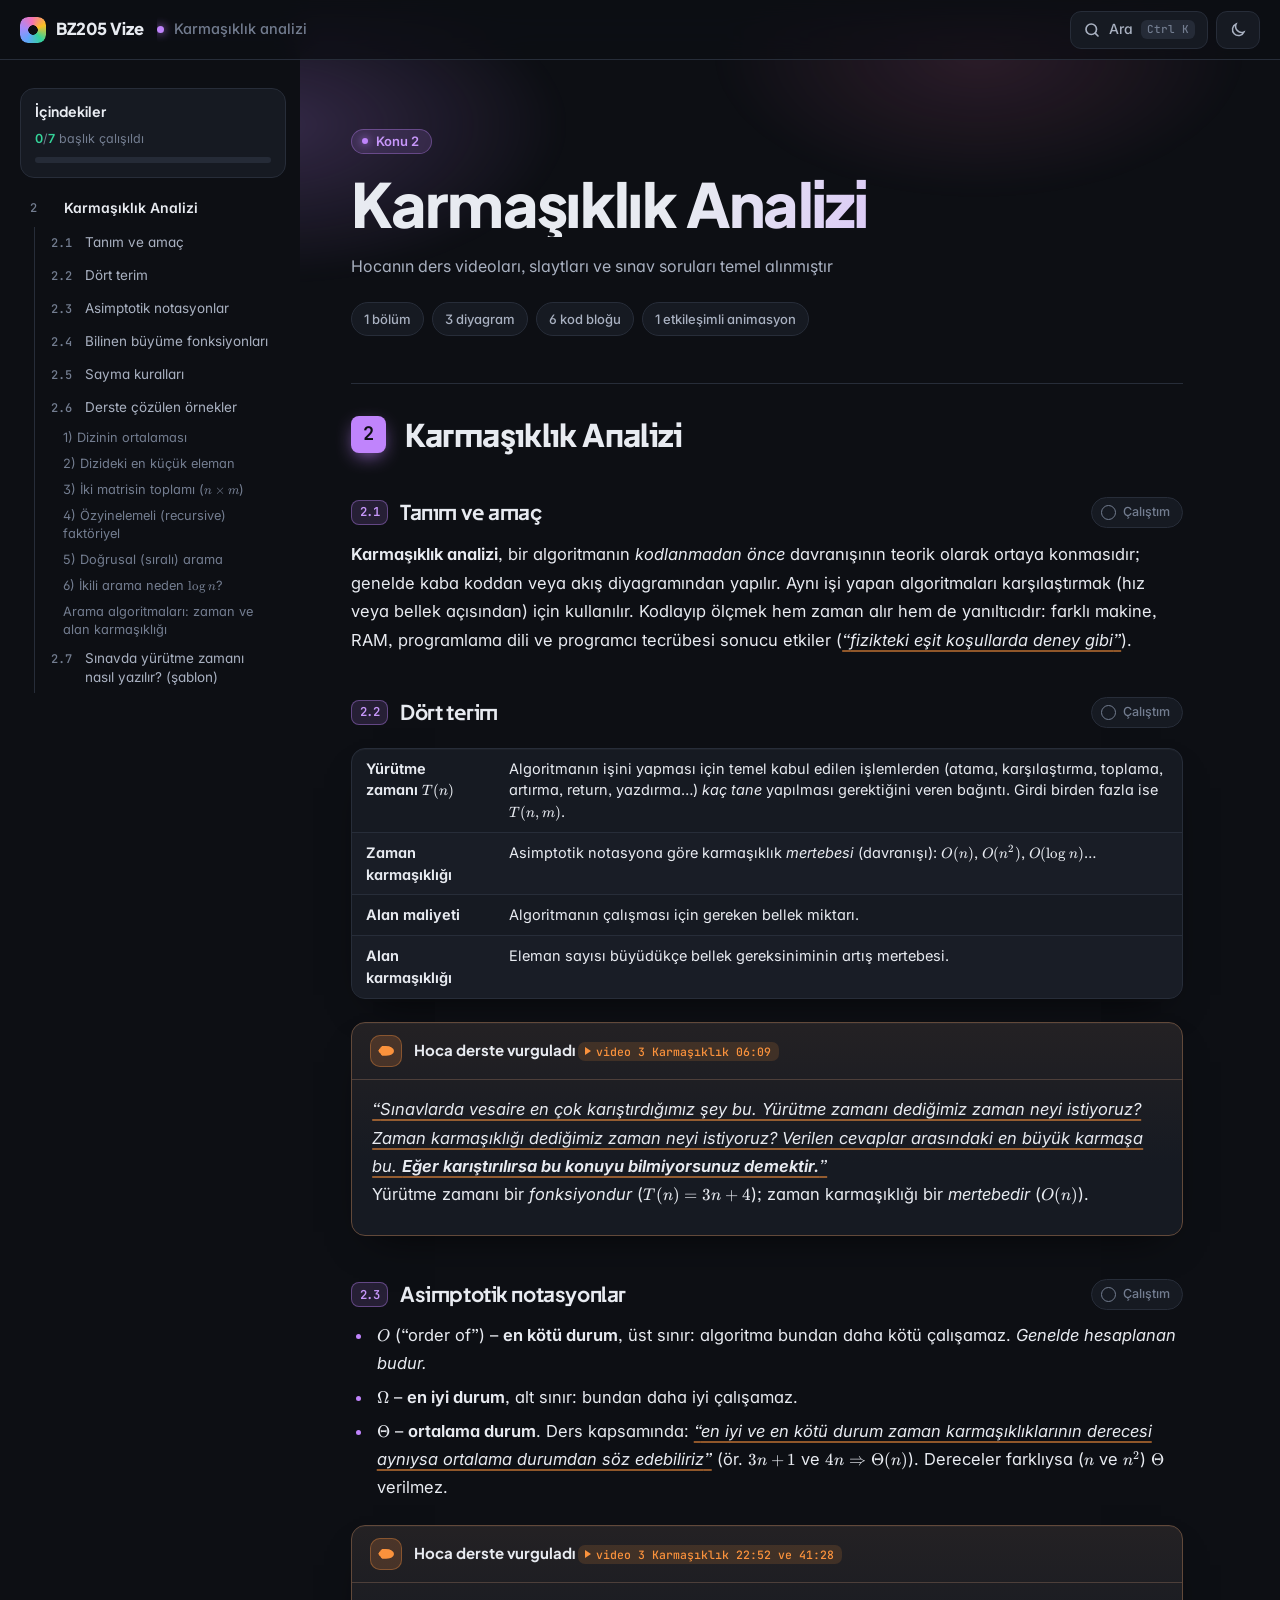
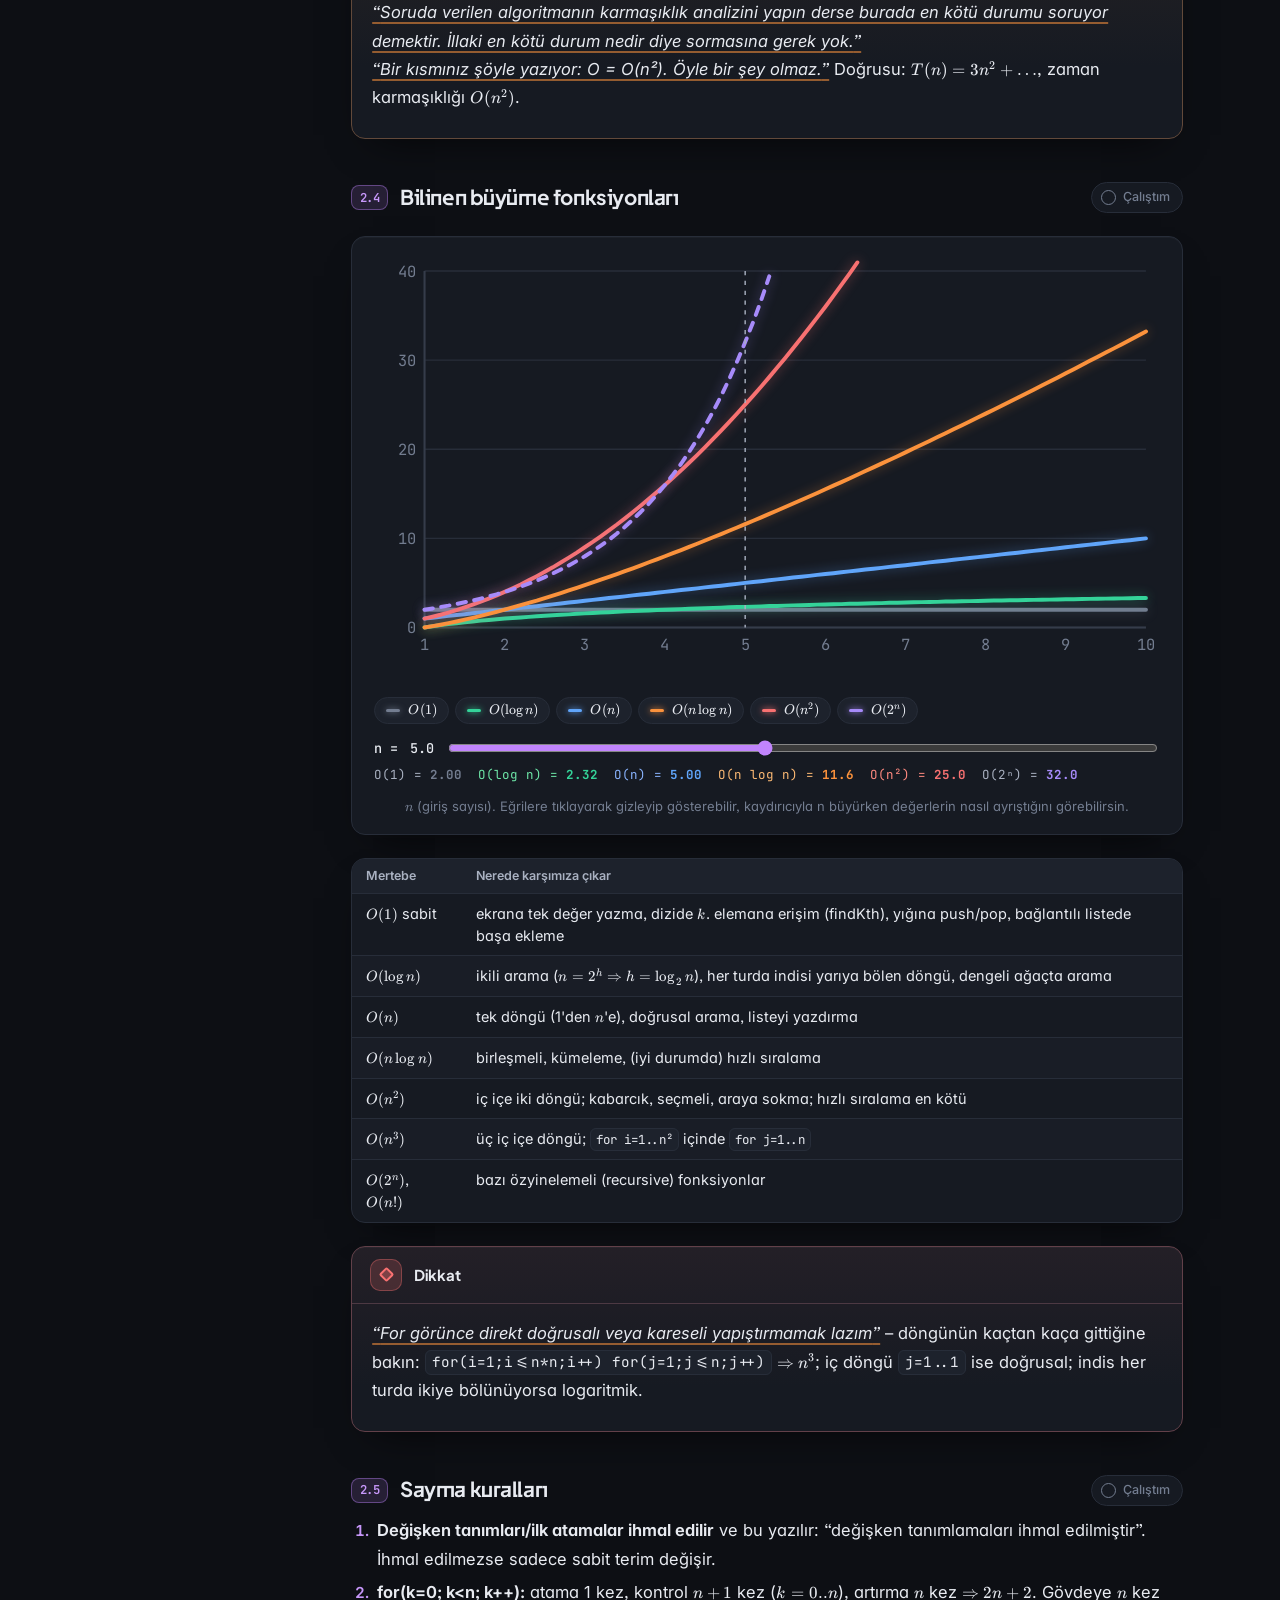
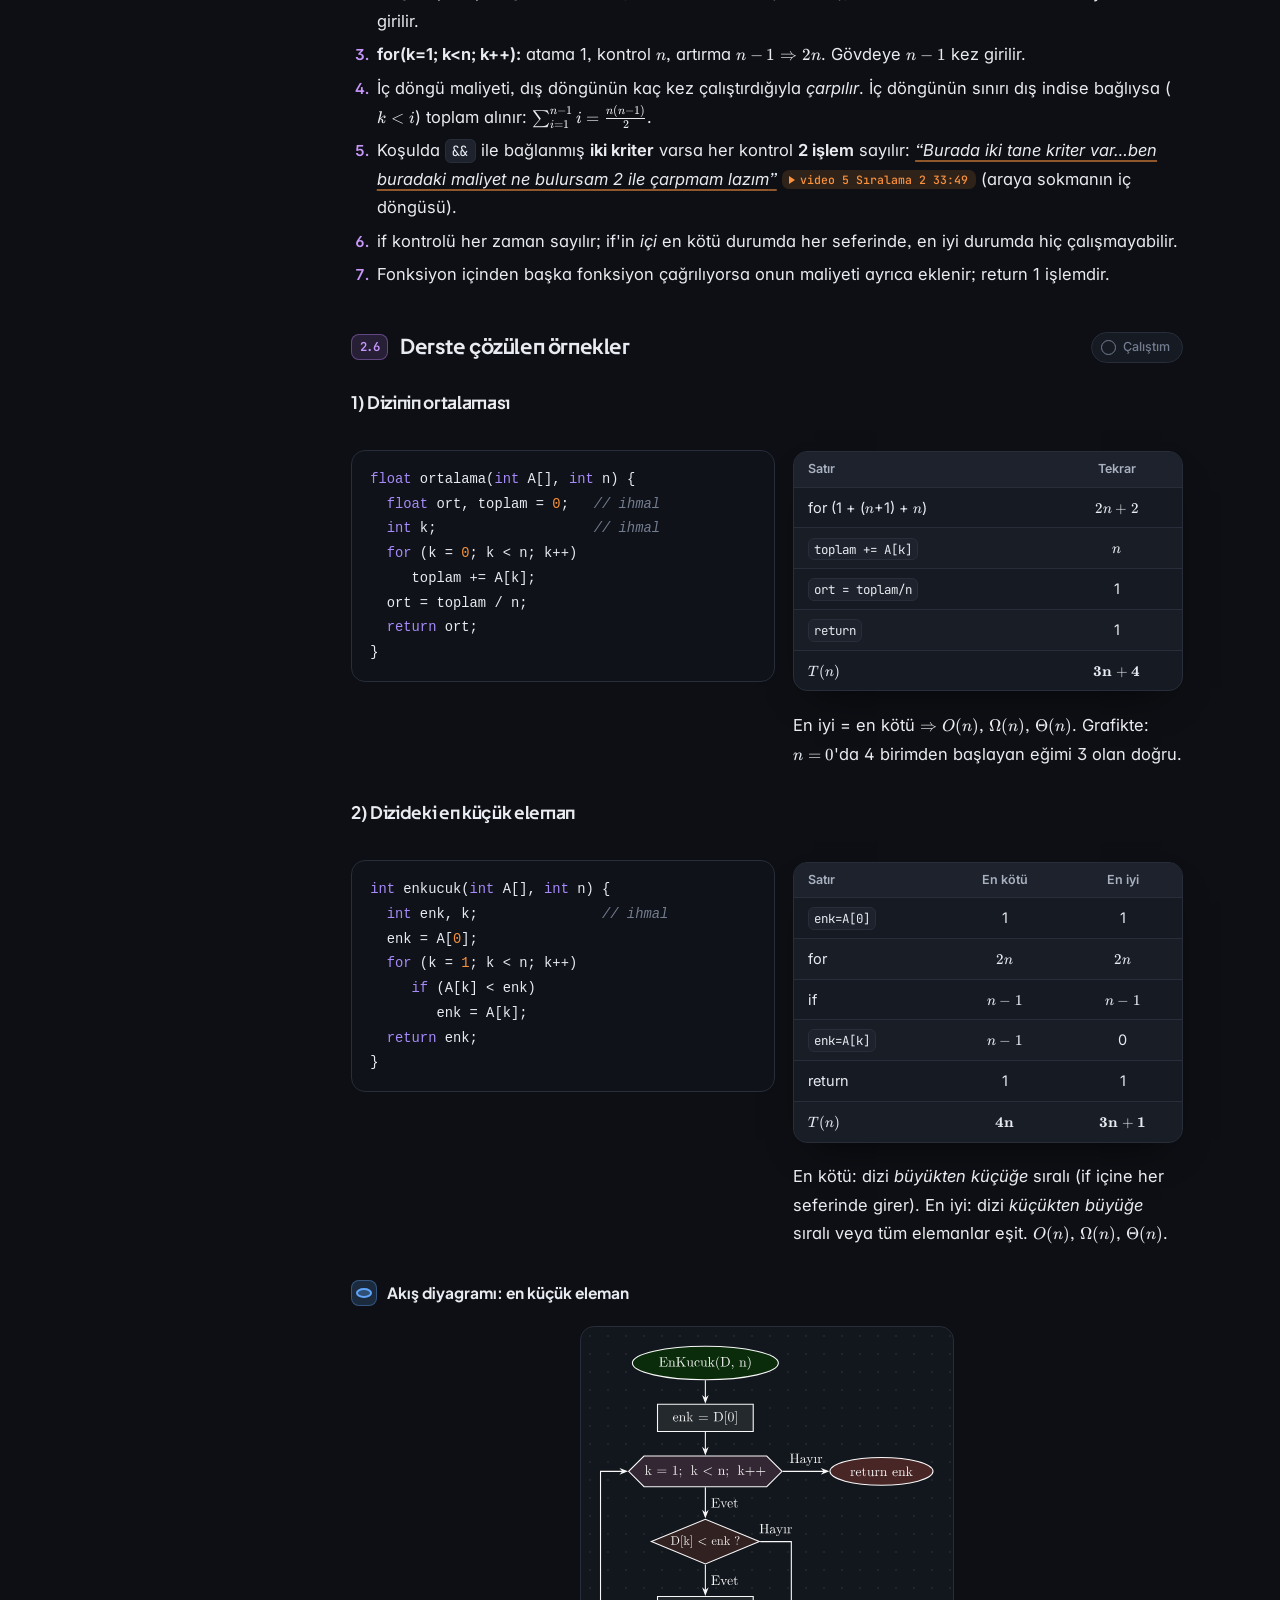
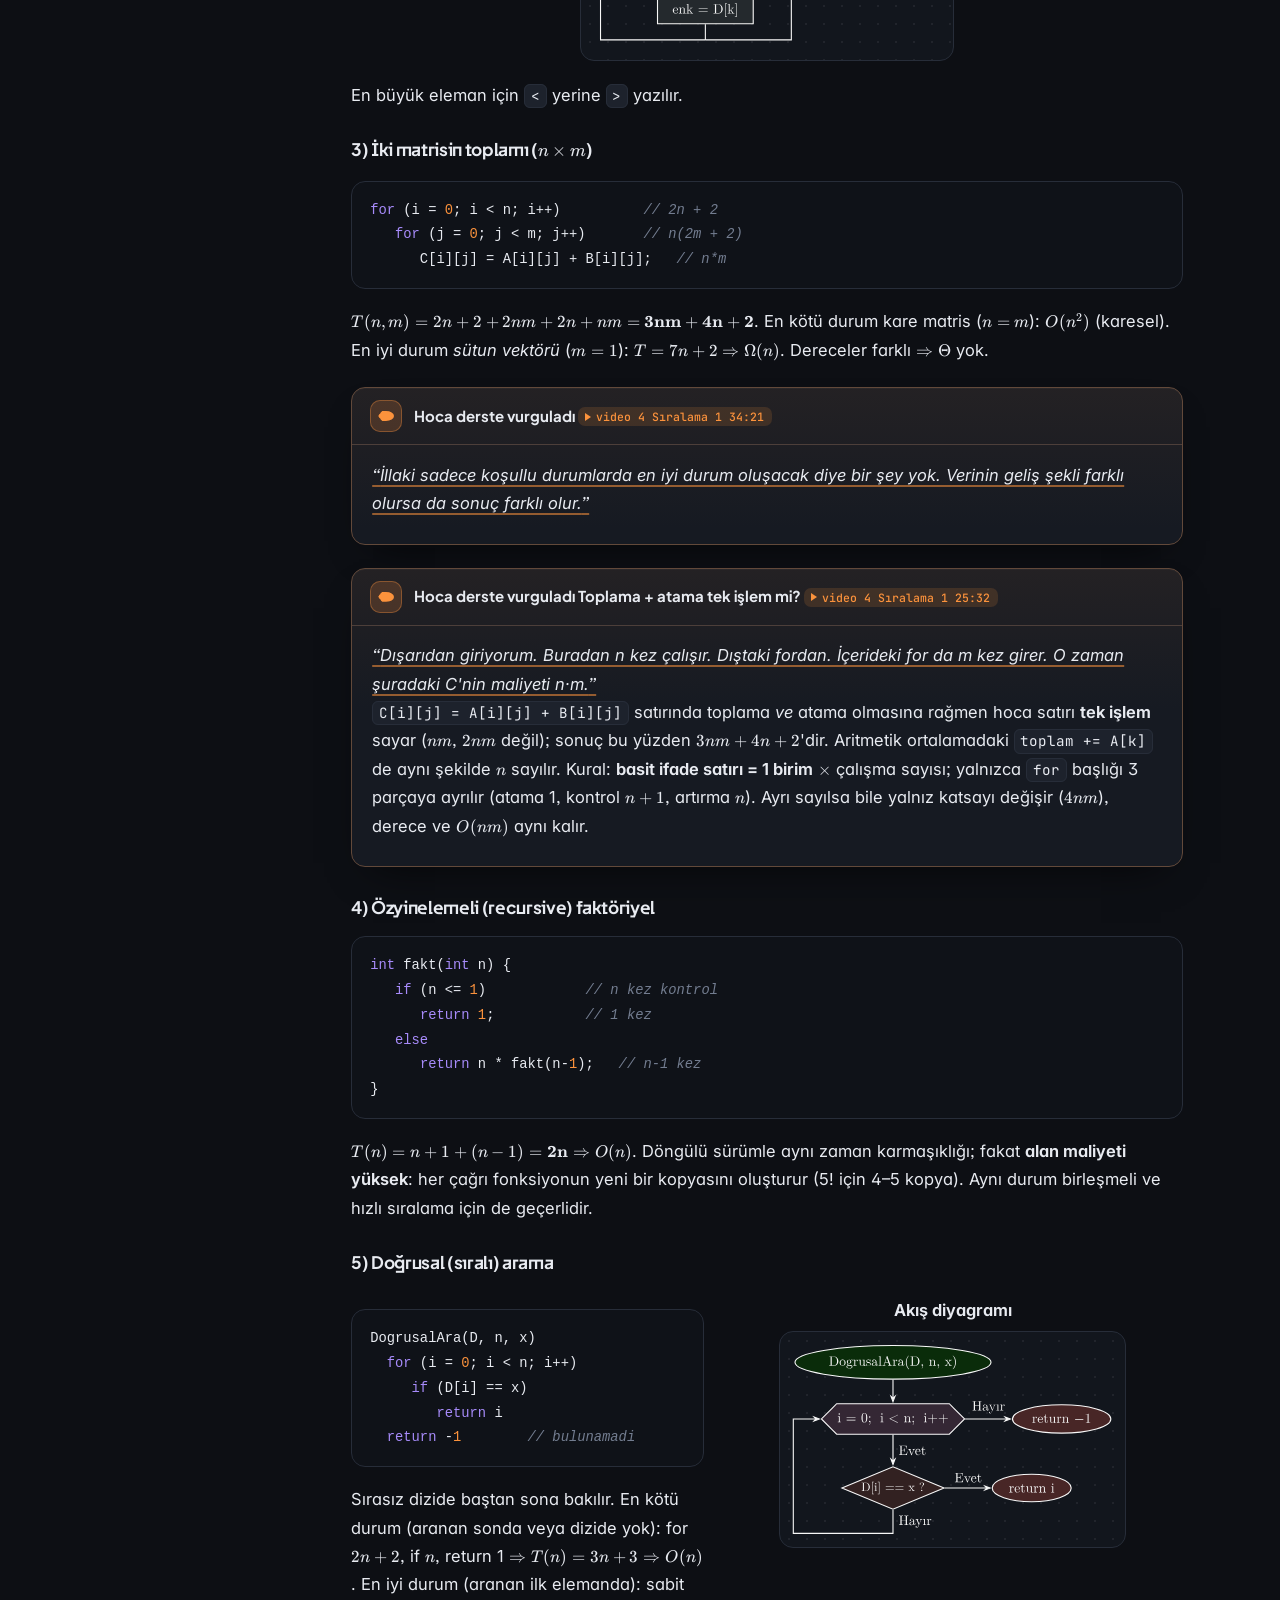
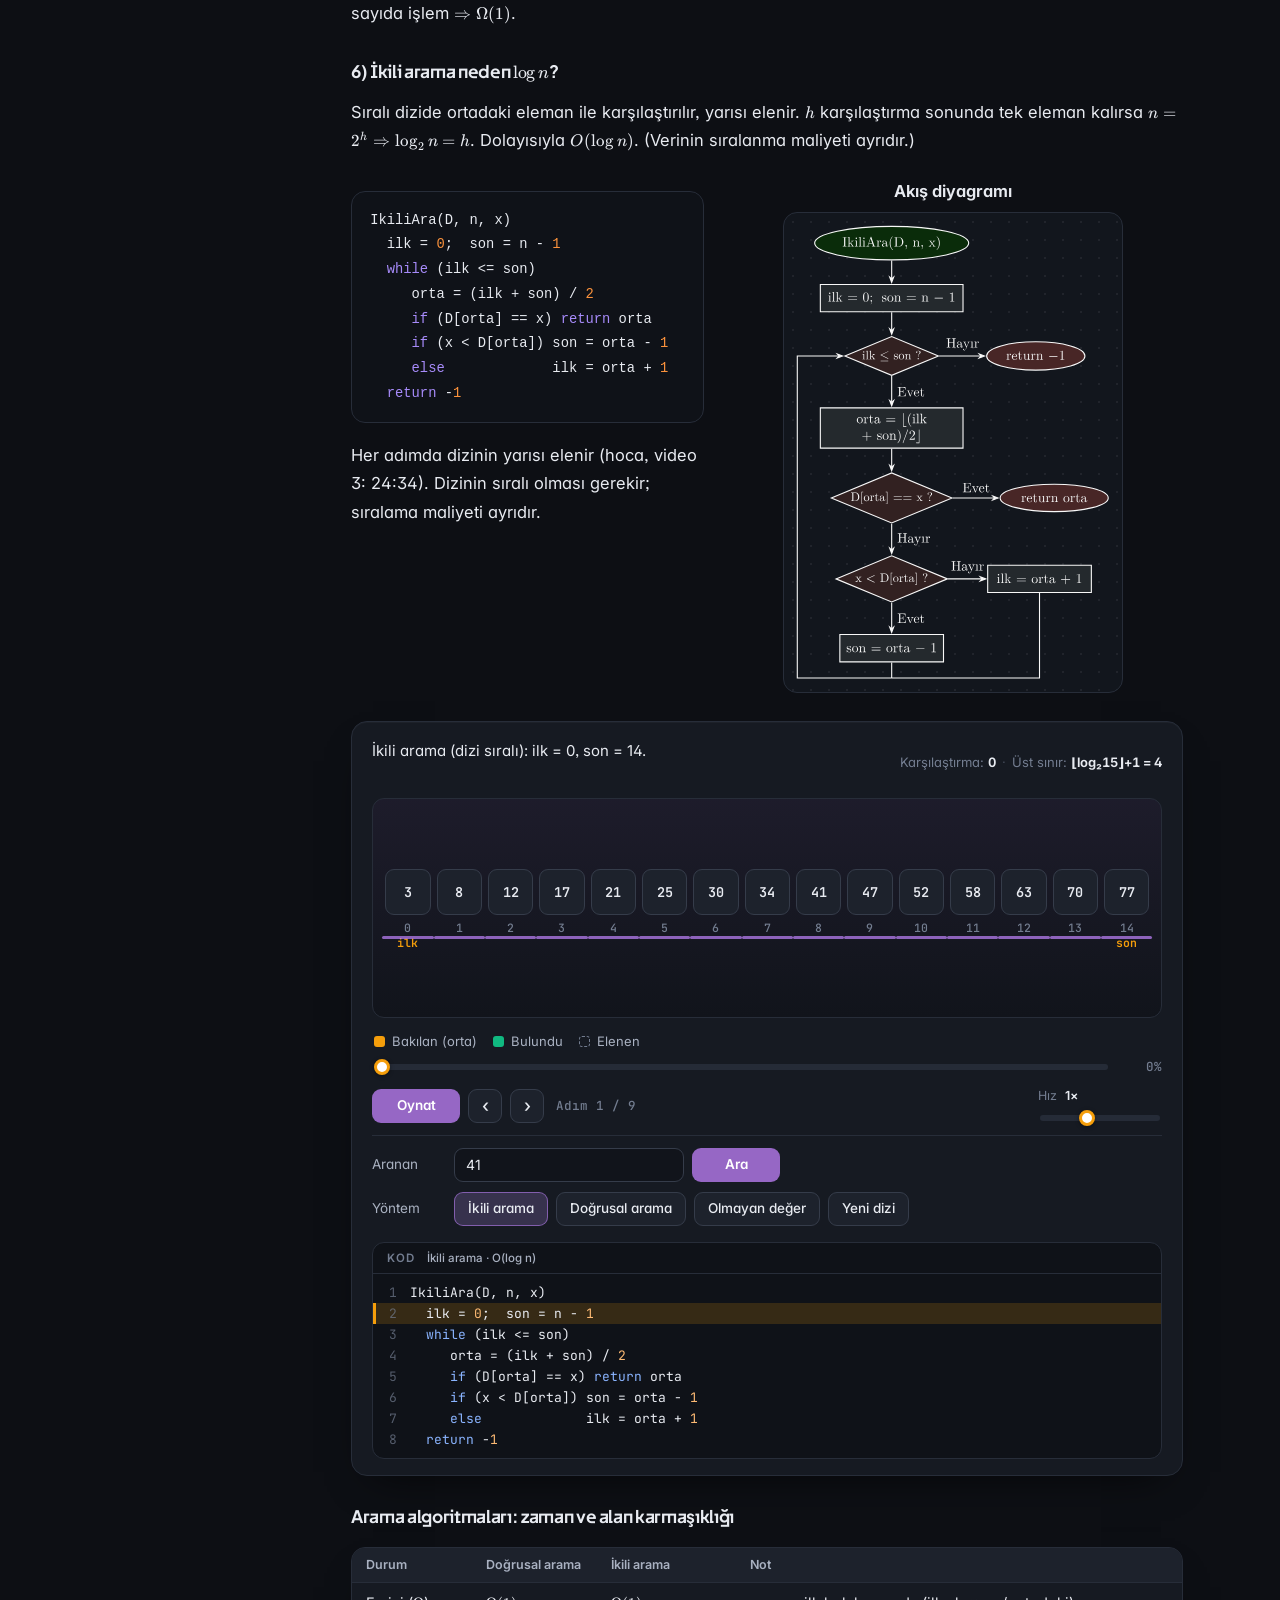
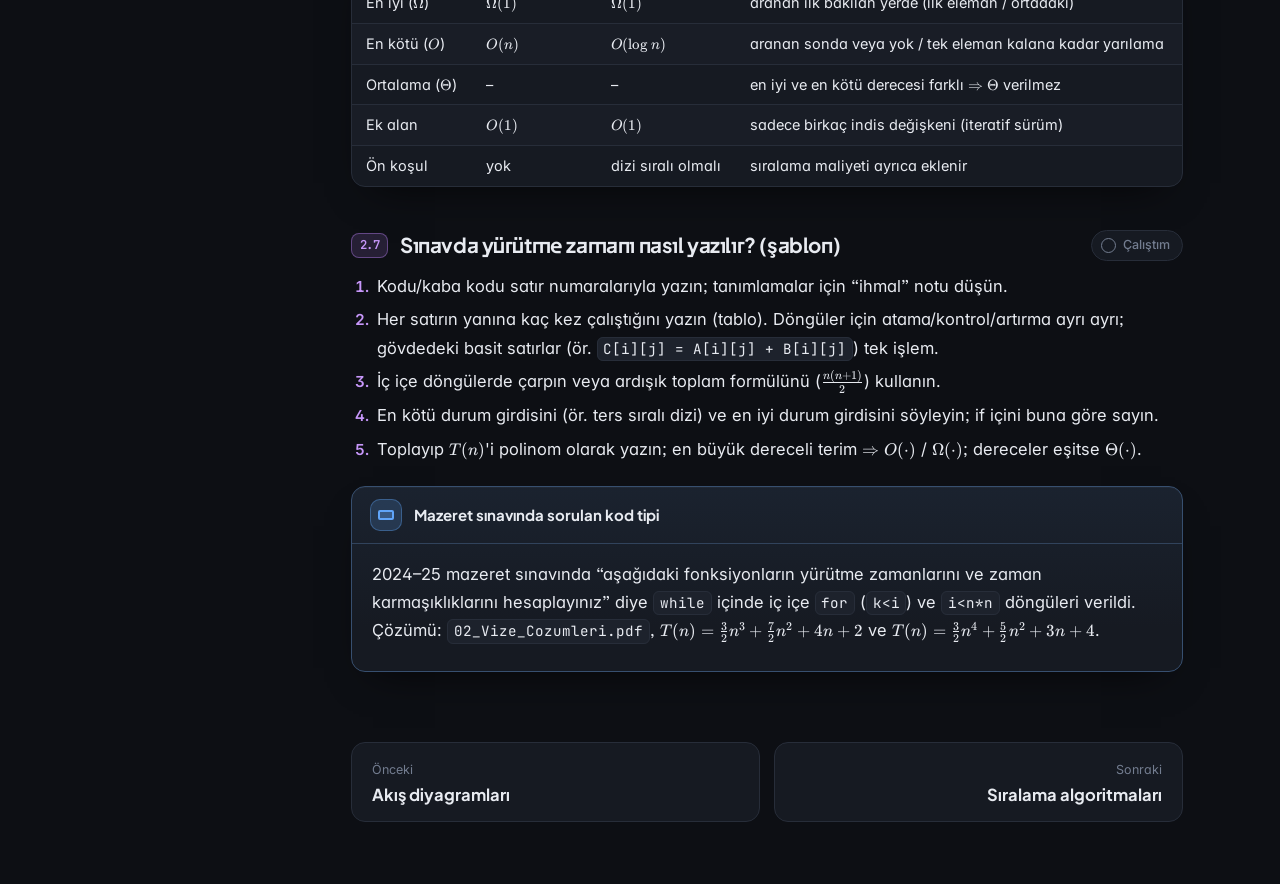
<file: html/konu-02-karmasiklik.html>
<!doctype html>
<html lang="tr">
<head>
<meta charset="utf-8">
<meta name="viewport" content="width=device-width, initial-scale=1">
<title>Karmaşıklık Analizi | BZ205 Vize</title>
<script>var t='dark';try{t=localStorage.getItem('bz205:theme')||'dark';}catch(e){}document.documentElement.dataset.theme=t;</script>
<link rel="preconnect" href="https://fonts.googleapis.com"><link rel="preconnect" href="https://fonts.gstatic.com" crossorigin><link href="https://fonts.googleapis.com/css2?family=Inter:ital,opsz,wght@0,14..32,400;0,14..32,500;0,14..32,600;0,14..32,700;1,14..32,400&family=Plus+Jakarta+Sans:wght@600;700;800&family=JetBrains+Mono:wght@400;500;600&display=swap" rel="stylesheet">
<link rel="stylesheet" href="assets/katex/katex.min.css">
<link rel="stylesheet" href="assets/style.css?v=7de8de52">
<link rel="stylesheet" href="assets/viz.css?v=4ec59e51">
</head>
<body class="doc g-konu" data-page="konu-02-karmasiklik" data-group="konu" data-unit="h3" data-title="Karmaşıklık analizi" style="--accent:#C084FC">
<div class="readbar"><span></span></div>
<header class="topbar">
  <button class="tb-btn menu" id="menuBtn" type="button" aria-label="İçindekiler"><span class="ic ic-menu"></span></button>
  <a class="brand" href="../index.html"><span class="brand-dot"></span>BZ205 Vize</a>
  <span class="crumb">Karmaşıklık analizi</span>
  <div class="tb-actions">
    <button class="tb-btn sbtn" id="searchBtn" type="button"><span class="ic ic-search"></span><span class="lbl">Ara</span><kbd>Ctrl K</kbd></button>
    
    <button class="tb-btn" id="themeBtn" type="button" aria-label="Tema değiştir"><span class="ic ic-theme"></span></button>
  </div>
</header>
<div class="layout">
  <aside class="toc" id="toc">
    <div class="toc-head">
      <span>İçindekiler</span>
      <span class="toc-prog"><b id="pgDone">0</b>/<b id="pgAll">7</b> başlık çalışıldı</span>
      <span class="meter"><i id="pgBar"></i></span>
    </div>
    <nav><ol class="toc-l"><li class="t2"><a href="#karmasiklik-analizi"><span class="tn">2</span><span>Karmaşıklık Analizi</span></a><ol class="toc-s"><li class="t3"><a href="#tanim-ve-amac"><span class="tn">2.1</span><span>Tanım ve amaç</span></a></li><li class="t3"><a href="#dort-terim"><span class="tn">2.2</span><span>Dört terim</span></a></li><li class="t3"><a href="#asimptotik-notasyonlar"><span class="tn">2.3</span><span>Asimptotik notasyonlar</span></a></li><li class="t3"><a href="#bilinen-buyume-fonksiyonlari"><span class="tn">2.4</span><span>Bilinen büyüme fonksiyonları</span></a></li><li class="t3"><a href="#sayma-kurallari"><span class="tn">2.5</span><span>Sayma kuralları</span></a></li><li class="t3"><a href="#derste-cozulen-ornekler"><span class="tn">2.6</span><span>Derste çözülen örnekler</span></a></li><li class="t4"><a href="#1-dizinin-ortalamasi"><span class="tn"></span><span>1) Dizinin ortalaması</span></a></li><li class="t4"><a href="#2-dizideki-en-kucuk-eleman"><span class="tn"></span><span>2) Dizideki en küçük eleman</span></a></li><li class="t4"><a href="#3-iki-matrisin-toplami"><span class="tn"></span><span>3) İki matrisin toplamı (<span class="katex"><span class="katex-html" aria-hidden="true"><span class="base"><span class="strut" style="height:0.6667em;vertical-align:-0.0833em;"></span><span class="mord mathnormal">n</span><span class="mspace" style="margin-right:0.2222em;"></span><span class="mbin">×</span><span class="mspace" style="margin-right:0.2222em;"></span></span><span class="base"><span class="strut" style="height:0.4306em;"></span><span class="mord mathnormal">m</span></span></span></span>)</span></a></li><li class="t4"><a href="#4-ozyinelemeli-recursive-faktoriyel"><span class="tn"></span><span>4) Özyinelemeli (recursive) faktöriyel</span></a></li><li class="t4"><a href="#5-dogrusal-sirali-arama"><span class="tn"></span><span>5) Doğrusal (sıralı) arama</span></a></li><li class="t4"><a href="#6-ikili-arama-neden"><span class="tn"></span><span>6) İkili arama neden <span class="katex"><span class="katex-html" aria-hidden="true"><span class="base"><span class="strut" style="height:0.8889em;vertical-align:-0.1944em;"></span><span class="mop">lo<span style="margin-right:0.01389em;">g</span></span><span class="mspace" style="margin-right:0.1667em;"></span><span class="mord mathnormal">n</span></span></span></span>?</span></a></li><li class="t4"><a href="#arama-algoritmalari-zaman-ve-alan-karmasikligi"><span class="tn"></span><span>Arama algoritmaları: zaman ve alan karmaşıklığı</span></a></li><li class="t3"><a href="#sinavda-yurutme-zamani-nasil-yazilir-sablon"><span class="tn">2.7</span><span>Sınavda yürütme zamanı nasıl yazılır? (şablon)</span></a></li></ol></li></ol></nav>
  </aside>
  <main class="content" id="content">
    <header class="doc-hero">
      <p class="kicker">Konu 2</p>
      <h1><span class="fs-l">Karmaşıklık Analizi</span></h1>
      <p class="byline">Hocanın ders videoları, slaytları ve sınav soruları temel alınmıştır</p>
      <ul class="chips"><li>1 bölüm</li><li>3 diyagram</li><li>6 kod bloğu</li><li>1 etkileşimli animasyon</li></ul>
    </header>
    <article class="prose">
<h2 id="karmasiklik-analizi" class="h"><span class="num">2</span><span class="ht">Karmaşıklık Analizi</span></h2>
<h3 id="tanim-ve-amac" class="h"><span class="num">2.1</span><span class="ht">Tanım ve amaç</span></h3>
<p><strong>Karmaşıklık analizi</strong>, bir algoritmanın <em>kodlanmadan önce</em> davranışının teorik olarak ortaya konmasıdır; genelde kaba koddan veya akış diyagramından yapılır. Aynı işi yapan algoritmaları karşılaştırmak (hız veya bellek açısından) için kullanılır. Kodlayıp ölçmek hem zaman alır hem de yanıltıcıdır: farklı makine, RAM, programlama dili ve programcı tecrübesi sonucu etkiler (<q class="alinti">fizikteki eşit koşullarda deney gibi</q>).</p>
<h3 id="dort-terim" class="h"><span class="num">2.2</span><span class="ht">Dört terim</span></h3>
<div class="center"><div class="tbl-wrap"><table class="tbl"><tbody><tr><td><strong>Yürütme zamanı</strong> <span class="katex"><span class="katex-html" aria-hidden="true"><span class="base"><span class="strut" style="height:1em;vertical-align:-0.25em;"></span><span class="mord mathnormal" style="margin-right:0.13889em;">T</span><span class="mopen">(</span><span class="mord mathnormal">n</span><span class="mclose">)</span></span></span></span></td><td>Algoritmanın işini yapması için temel kabul edilen işlemlerden (atama, karşılaştırma, toplama, artırma, return, yazdırma…) <em>kaç tane</em> yapılması gerektiğini veren bağıntı. Girdi birden fazla ise <span class="katex"><span class="katex-html" aria-hidden="true"><span class="base"><span class="strut" style="height:1em;vertical-align:-0.25em;"></span><span class="mord mathnormal" style="margin-right:0.13889em;">T</span><span class="mopen">(</span><span class="mord mathnormal">n</span><span class="mpunct">,</span><span class="mspace" style="margin-right:0.1667em;"></span><span class="mord mathnormal">m</span><span class="mclose">)</span></span></span></span>.</td></tr><tr><td><strong>Zaman karmaşıklığı</strong></td><td>Asimptotik notasyona göre karmaşıklık <em>mertebesi</em> (davranışı): <span class="katex"><span class="katex-html" aria-hidden="true"><span class="base"><span class="strut" style="height:1em;vertical-align:-0.25em;"></span><span class="mord mathnormal" style="margin-right:0.02778em;">O</span><span class="mopen">(</span><span class="mord mathnormal">n</span><span class="mclose">)</span></span></span></span>, <span class="katex"><span class="katex-html" aria-hidden="true"><span class="base"><span class="strut" style="height:1.0641em;vertical-align:-0.25em;"></span><span class="mord mathnormal" style="margin-right:0.02778em;">O</span><span class="mopen">(</span><span class="mord"><span class="mord mathnormal">n</span><span class="msupsub"><span class="vlist-t"><span class="vlist-r"><span class="vlist" style="height:0.8141em;"><span style="top:-3.063em;margin-right:0.05em;"><span class="pstrut" style="height:2.7em;"></span><span class="sizing reset-size6 size3 mtight"><span class="mord mtight">2</span></span></span></span></span></span></span></span><span class="mclose">)</span></span></span></span>, <span class="katex"><span class="katex-html" aria-hidden="true"><span class="base"><span class="strut" style="height:1em;vertical-align:-0.25em;"></span><span class="mord mathnormal" style="margin-right:0.02778em;">O</span><span class="mopen">(</span><span class="mop">lo<span style="margin-right:0.01389em;">g</span></span><span class="mspace" style="margin-right:0.1667em;"></span><span class="mord mathnormal">n</span><span class="mclose">)</span></span></span></span>…</td></tr><tr><td><strong>Alan maliyeti</strong></td><td>Algoritmanın çalışması için gereken bellek miktarı.</td></tr><tr><td><strong>Alan karmaşıklığı</strong></td><td>Eleman sayısı büyüdükçe bellek gereksiniminin artış mertebesi.</td></tr></tbody></table></div></div>
<section class="box box-hoca"><div class="box-h"><i class="shape s-ekran"></i><span class="bt">Hoca derste vurguladı <span class="zd" title="Ders videosu ve dakikası">video 3 Karmaşıklık 06:09</span></span></div><div class="box-b"><p><q class="alinti">Sınavlarda vesaire en çok karıştırdığımız şey bu. Yürütme zamanı dediğimiz zaman neyi istiyoruz? Zaman karmaşıklığı dediğimiz zaman neyi istiyoruz? Verilen cevaplar arasındaki en büyük karmaşa bu. <strong>Eğer karıştırılırsa bu konuyu bilmiyorsunuz demektir.</strong></q> <br> Yürütme zamanı bir <em>fonksiyondur</em> (<span class="katex"><span class="katex-html" aria-hidden="true"><span class="base"><span class="strut" style="height:1em;vertical-align:-0.25em;"></span><span class="mord mathnormal" style="margin-right:0.13889em;">T</span><span class="mopen">(</span><span class="mord mathnormal">n</span><span class="mclose">)</span><span class="mspace" style="margin-right:0.2778em;"></span><span class="mrel">=</span><span class="mspace" style="margin-right:0.2778em;"></span></span><span class="base"><span class="strut" style="height:0.7278em;vertical-align:-0.0833em;"></span><span class="mord">3</span><span class="mord mathnormal">n</span><span class="mspace" style="margin-right:0.2222em;"></span><span class="mbin">+</span><span class="mspace" style="margin-right:0.2222em;"></span></span><span class="base"><span class="strut" style="height:0.6444em;"></span><span class="mord">4</span></span></span></span>); zaman karmaşıklığı bir <em>mertebedir</em> (<span class="katex"><span class="katex-html" aria-hidden="true"><span class="base"><span class="strut" style="height:1em;vertical-align:-0.25em;"></span><span class="mord mathnormal" style="margin-right:0.02778em;">O</span><span class="mopen">(</span><span class="mord mathnormal">n</span><span class="mclose">)</span></span></span></span>).</p></div></section>
<h3 id="asimptotik-notasyonlar" class="h"><span class="num">2.3</span><span class="ht">Asimptotik notasyonlar</span></h3>
<ul class="l"><li><span class="katex"><span class="katex-html" aria-hidden="true"><span class="base"><span class="strut" style="height:0.6833em;"></span><span class="mord mathnormal" style="margin-right:0.02778em;">O</span></span></span></span> (“order of”) – <strong>en kötü durum</strong>, üst sınır: algoritma bundan daha kötü çalışamaz. <em>Genelde hesaplanan budur.</em></li><li><span class="katex"><span class="katex-html" aria-hidden="true"><span class="base"><span class="strut" style="height:0.6833em;"></span><span class="mord">Ω</span></span></span></span> – <strong>en iyi durum</strong>, alt sınır: bundan daha iyi çalışamaz.</li><li><span class="katex"><span class="katex-html" aria-hidden="true"><span class="base"><span class="strut" style="height:0.6833em;"></span><span class="mord">Θ</span></span></span></span> – <strong>ortalama durum</strong>. Ders kapsamında: <q class="alinti">en iyi ve en kötü durum zaman karmaşıklıklarının derecesi aynıysa ortalama durumdan söz edebiliriz</q> (ör. <span class="katex"><span class="katex-html" aria-hidden="true"><span class="base"><span class="strut" style="height:0.7278em;vertical-align:-0.0833em;"></span><span class="mord">3</span><span class="mord mathnormal">n</span><span class="mspace" style="margin-right:0.2222em;"></span><span class="mbin">+</span><span class="mspace" style="margin-right:0.2222em;"></span></span><span class="base"><span class="strut" style="height:0.6444em;"></span><span class="mord">1</span></span></span></span> ve <span class="katex"><span class="katex-html" aria-hidden="true"><span class="base"><span class="strut" style="height:0.6444em;"></span><span class="mord">4</span><span class="mord mathnormal">n</span></span></span></span> <span class="katex"><span class="katex-html" aria-hidden="true"><span class="base"><span class="strut" style="height:0.3669em;"></span><span class="mrel">⇒</span><span class="mspace" style="margin-right:0.2778em;"></span></span><span class="base"><span class="strut" style="height:1em;vertical-align:-0.25em;"></span><span class="mord">Θ</span><span class="mopen">(</span><span class="mord mathnormal">n</span><span class="mclose">)</span></span></span></span>). Dereceler farklıysa (<span class="katex"><span class="katex-html" aria-hidden="true"><span class="base"><span class="strut" style="height:0.4306em;"></span><span class="mord mathnormal">n</span></span></span></span> ve <span class="katex"><span class="katex-html" aria-hidden="true"><span class="base"><span class="strut" style="height:0.8141em;"></span><span class="mord"><span class="mord mathnormal">n</span><span class="msupsub"><span class="vlist-t"><span class="vlist-r"><span class="vlist" style="height:0.8141em;"><span style="top:-3.063em;margin-right:0.05em;"><span class="pstrut" style="height:2.7em;"></span><span class="sizing reset-size6 size3 mtight"><span class="mord mtight">2</span></span></span></span></span></span></span></span></span></span></span>) <span class="katex"><span class="katex-html" aria-hidden="true"><span class="base"><span class="strut" style="height:0.6833em;"></span><span class="mord">Θ</span></span></span></span> verilmez.</li></ul>
<section class="box box-hoca"><div class="box-h"><i class="shape s-ekran"></i><span class="bt">Hoca derste vurguladı <span class="zd" title="Ders videosu ve dakikası">video 3 Karmaşıklık 22:52 ve 41:28</span></span></div><div class="box-b"><p><q class="alinti">Soruda verilen algoritmanın karmaşıklık analizini yapın derse burada en kötü durumu soruyor demektir. İllaki en kötü durum nedir diye sormasına gerek yok.</q> <br> <q class="alinti">Bir kısmınız şöyle yazıyor: O = O(n²). Öyle bir şey olmaz.</q> Doğrusu: <span class="katex"><span class="katex-html" aria-hidden="true"><span class="base"><span class="strut" style="height:1em;vertical-align:-0.25em;"></span><span class="mord mathnormal" style="margin-right:0.13889em;">T</span><span class="mopen">(</span><span class="mord mathnormal">n</span><span class="mclose">)</span><span class="mspace" style="margin-right:0.2778em;"></span><span class="mrel">=</span><span class="mspace" style="margin-right:0.2778em;"></span></span><span class="base"><span class="strut" style="height:0.8974em;vertical-align:-0.0833em;"></span><span class="mord">3</span><span class="mord"><span class="mord mathnormal">n</span><span class="msupsub"><span class="vlist-t"><span class="vlist-r"><span class="vlist" style="height:0.8141em;"><span style="top:-3.063em;margin-right:0.05em;"><span class="pstrut" style="height:2.7em;"></span><span class="sizing reset-size6 size3 mtight"><span class="mord mtight">2</span></span></span></span></span></span></span></span><span class="mspace" style="margin-right:0.2222em;"></span><span class="mbin">+</span><span class="mspace" style="margin-right:0.2222em;"></span></span><span class="base"><span class="strut" style="height:0.123em;"></span><span class="minner">…</span></span></span></span>, zaman karmaşıklığı <span class="katex"><span class="katex-html" aria-hidden="true"><span class="base"><span class="strut" style="height:1.0641em;vertical-align:-0.25em;"></span><span class="mord mathnormal" style="margin-right:0.02778em;">O</span><span class="mopen">(</span><span class="mord"><span class="mord mathnormal">n</span><span class="msupsub"><span class="vlist-t"><span class="vlist-r"><span class="vlist" style="height:0.8141em;"><span style="top:-3.063em;margin-right:0.05em;"><span class="pstrut" style="height:2.7em;"></span><span class="sizing reset-size6 size3 mtight"><span class="mord mtight">2</span></span></span></span></span></span></span></span><span class="mclose">)</span></span></span></span>.</p></div></section>
<h3 id="bilinen-buyume-fonksiyonlari" class="h"><span class="num">2.4</span><span class="ht">Bilinen büyüme fonksiyonları</span></h3>
<div class="center"><figure class="chart chart-f" data-x0="1.0" data-x1="10.0" data-ymax="40.0" data-series="[[2, 2, 2, 2, 2, 2, 2, 2, 2, 2, 2, 2, 2, 2, 2, 2, 2, 2, 2, 2, 2, 2, 2, 2, 2, 2, 2, 2, 2, 2, 2, 2, 2, 2, 2, 2, 2, 2, 2, 2, 2, 2, 2, 2, 2, 2, 2, 2, 2, 2, 2, 2, 2, 2, 2, 2, 2, 2, 2, 2, 2, 2, 2, 2, 2, 2, 2, 2, 2, 2, 2, 2, 2, 2, 2, 2, 2, 2, 2, 2, 2, 2, 2, 2, 2, 2, 2, 2, 2, 2, 2], [0.0, 0.138, 0.263, 0.379, 0.485, 0.585, 0.678, 0.766, 0.848, 0.926, 1.0, 1.07, 1.138, 1.202, 1.263, 1.322, 1.379, 1.433, 1.485, 1.536, 1.585, 1.632, 1.678, 1.722, 1.766, 1.807, 1.848, 1.888, 1.926, 1.963, 2.0, 2.036, 2.07, 2.104, 2.138, 2.17, 2.202, 2.233, 2.263, 2.293, 2.322, 2.35, 2.379, 2.406, 2.433, 2.459, 2.485, 2.511, 2.536, 2.561, 2.585, 2.609, 2.632, 2.655, 2.678, 2.7, 2.722, 2.744, 2.766, 2.787, 2.807, 2.828, 2.848, 2.868, 2.888, 2.907, 2.926, 2.945, 2.963, 2.982, 3.0, 3.018, 3.036, 3.053, 3.07, 3.087, 3.104, 3.121, 3.138, 3.154, 3.17, 3.186, 3.202, 3.217, 3.233, 3.248, 3.263, 3.278, 3.293, 3.307, 3.322], [1.0, 1.1, 1.2, 1.3, 1.4, 1.5, 1.6, 1.7, 1.8, 1.9, 2.0, 2.1, 2.2, 2.3, 2.4, 2.5, 2.6, 2.7, 2.8, 2.9, 3.0, 3.1, 3.2, 3.3, 3.4, 3.5, 3.6, 3.7, 3.8, 3.9, 4.0, 4.1, 4.2, 4.3, 4.4, 4.5, 4.6, 4.7, 4.8, 4.9, 5.0, 5.1, 5.2, 5.3, 5.4, 5.5, 5.6, 5.7, 5.8, 5.9, 6.0, 6.1, 6.2, 6.3, 6.4, 6.5, 6.6, 6.7, 6.8, 6.9, 7.0, 7.1, 7.2, 7.3, 7.4, 7.5, 7.6, 7.7, 7.8, 7.9, 8.0, 8.1, 8.2, 8.3, 8.4, 8.5, 8.6, 8.7, 8.8, 8.9, 9.0, 9.1, 9.2, 9.3, 9.4, 9.5, 9.6, 9.7, 9.8, 9.9, 10.0], [0.0, 0.151, 0.316, 0.492, 0.68, 0.877, 1.085, 1.301, 1.526, 1.759, 2.0, 2.248, 2.503, 2.764, 3.031, 3.305, 3.584, 3.869, 4.159, 4.455, 4.755, 5.06, 5.37, 5.684, 6.003, 6.326, 6.653, 6.984, 7.319, 7.658, 8.0, 8.346, 8.696, 9.049, 9.405, 9.765, 10.128, 10.494, 10.863, 11.235, 11.61, 11.988, 12.368, 12.752, 13.138, 13.527, 13.918, 14.312, 14.709, 15.108, 15.51, 15.914, 16.32, 16.729, 17.14, 17.553, 17.968, 18.386, 18.806, 19.228, 19.651, 20.078, 20.506, 20.936, 21.368, 21.802, 22.238, 22.675, 23.115, 23.557, 24.0, 24.445, 24.892, 25.341, 25.791, 26.243, 26.697, 27.153, 27.61, 28.069, 28.529, 28.991, 29.455, 29.92, 30.387, 30.855, 31.325, 31.796, 32.269, 32.744, 33.219], [1.0, 1.21, 1.44, 1.69, 1.96, 2.25, 2.56, 2.89, 3.24, 3.61, 4.0, 4.41, 4.84, 5.29, 5.76, 6.25, 6.76, 7.29, 7.84, 8.41, 9.0, 9.61, 10.24, 10.89, 11.56, 12.25, 12.96, 13.69, 14.44, 15.21, 16.0, 16.81, 17.64, 18.49, 19.36, 20.25, 21.16, 22.09, 23.04, 24.01, 25.0, 26.01, 27.04, 28.09, 29.16, 30.25, 31.36, 32.49, 33.64, 34.81, 36.0, 37.21, 38.44, 39.69, 40.96, 42.25, 43.56, 44.89, 46.24, 47.61, 49.0, 50.41, 51.84, 53.29, 54.76, 56.25, 57.76, 59.29, 60.84, 62.41, 64.0, 65.61, 67.24, 68.89, 70.56, 72.25, 73.96, 75.69, 77.44, 79.21, 81.0, 82.81, 84.64, 86.49, 88.36, 90.25, 92.16, 94.09, 96.04, 98.01, 100.0], [2.0, 2.144, 2.297, 2.462, 2.639, 2.828, 3.031, 3.249, 3.482, 3.732, 4.0, 4.287, 4.595, 4.925, 5.278, 5.657, 6.063, 6.498, 6.964, 7.464, 8.0, 8.574, 9.19, 9.849, 10.556, 11.314, 12.126, 12.996, 13.929, 14.929, 16.0, 17.148, 18.379, 19.698, 21.112, 22.627, 24.251, 25.992, 27.858, 29.857, 32.0, 34.297, 36.758, 39.397, 42.224, 45.255, 48.503, 51.984, 55.715, 59.714, 64.0, 68.594, 73.517, 78.793, 84.449, 90.51, 97.006, 103.968, 111.43, 119.428, 128.0, 137.187, 147.033, 157.586, 168.897, 181.019, 194.012, 207.937, 222.861, 238.856, 256.0, 274.374, 294.067, 315.173, 337.794, 362.039, 388.023, 415.873, 445.722, 477.713, 512.0, 548.748, 588.134, 630.346, 675.588, 724.077, 776.047, 831.746, 891.444, 955.426, 1024.0]]"><svg viewBox="0 0 560 300" role="img" aria-label="Büyüme fonksiyonları grafiği"><line x1="36" x2="550" y1="264.0" y2="264.0" class="grid"/><text x="30" y="268.0" class="tick" text-anchor="end">0</text><line x1="36" x2="550" y1="200.5" y2="200.5" class="grid"/><text x="30" y="204.5" class="tick" text-anchor="end">10</text><line x1="36" x2="550" y1="137.0" y2="137.0" class="grid"/><text x="30" y="141.0" class="tick" text-anchor="end">20</text><line x1="36" x2="550" y1="73.5" y2="73.5" class="grid"/><text x="30" y="77.5" class="tick" text-anchor="end">30</text><line x1="36" x2="550" y1="10.0" y2="10.0" class="grid"/><text x="30" y="14.0" class="tick" text-anchor="end">40</text><text x="36.0" y="280" class="tick" text-anchor="middle">1</text><text x="93.1" y="280" class="tick" text-anchor="middle">2</text><text x="150.2" y="280" class="tick" text-anchor="middle">3</text><text x="207.3" y="280" class="tick" text-anchor="middle">4</text><text x="264.4" y="280" class="tick" text-anchor="middle">5</text><text x="321.6" y="280" class="tick" text-anchor="middle">6</text><text x="378.7" y="280" class="tick" text-anchor="middle">7</text><text x="435.8" y="280" class="tick" text-anchor="middle">8</text><text x="492.9" y="280" class="tick" text-anchor="middle">9</text><text x="550.0" y="280" class="tick" text-anchor="middle">10</text><line class="axis" x1="36" y1="264" x2="550" y2="264"/><line class="axis" x1="36" y1="10" x2="36" y2="264"/><path class="ser c-gri" data-i="0" d="M36.0,251.3 L41.7,251.3 L47.4,251.3 L53.1,251.3 L58.8,251.3 L64.6,251.3 L70.3,251.3 L76.0,251.3 L81.7,251.3 L87.4,251.3 L93.1,251.3 L98.8,251.3 L104.5,251.3 L110.2,251.3 L116.0,251.3 L121.7,251.3 L127.4,251.3 L133.1,251.3 L138.8,251.3 L144.5,251.3 L150.2,251.3 L155.9,251.3 L161.6,251.3 L167.4,251.3 L173.1,251.3 L178.8,251.3 L184.5,251.3 L190.2,251.3 L195.9,251.3 L201.6,251.3 L207.3,251.3 L213.0,251.3 L218.8,251.3 L224.5,251.3 L230.2,251.3 L235.9,251.3 L241.6,251.3 L247.3,251.3 L253.0,251.3 L258.7,251.3 L264.4,251.3 L270.2,251.3 L275.9,251.3 L281.6,251.3 L287.3,251.3 L293.0,251.3 L298.7,251.3 L304.4,251.3 L310.1,251.3 L315.8,251.3 L321.6,251.3 L327.3,251.3 L333.0,251.3 L338.7,251.3 L344.4,251.3 L350.1,251.3 L355.8,251.3 L361.5,251.3 L367.2,251.3 L373.0,251.3 L378.7,251.3 L384.4,251.3 L390.1,251.3 L395.8,251.3 L401.5,251.3 L407.2,251.3 L412.9,251.3 L418.6,251.3 L424.4,251.3 L430.1,251.3 L435.8,251.3 L441.5,251.3 L447.2,251.3 L452.9,251.3 L458.6,251.3 L464.3,251.3 L470.0,251.3 L475.8,251.3 L481.5,251.3 L487.2,251.3 L492.9,251.3 L498.6,251.3 L504.3,251.3 L510.0,251.3 L515.7,251.3 L521.4,251.3 L527.2,251.3 L532.9,251.3 L538.6,251.3 L544.3,251.3 L550.0,251.3"/><path class="ser c-yesil" data-i="1" d="M36.0,264.0 L41.7,263.1 L47.4,262.3 L53.1,261.6 L58.8,260.9 L64.6,260.3 L70.3,259.7 L76.0,259.1 L81.7,258.6 L87.4,258.1 L93.1,257.6 L98.8,257.2 L104.5,256.8 L110.2,256.4 L116.0,256.0 L121.7,255.6 L127.4,255.2 L133.1,254.9 L138.8,254.6 L144.5,254.2 L150.2,253.9 L155.9,253.6 L161.6,253.3 L167.4,253.1 L173.1,252.8 L178.8,252.5 L184.5,252.3 L190.2,252.0 L195.9,251.8 L201.6,251.5 L207.3,251.3 L213.0,251.1 L218.8,250.9 L224.5,250.6 L230.2,250.4 L235.9,250.2 L241.6,250.0 L247.3,249.8 L253.0,249.6 L258.7,249.4 L264.4,249.3 L270.2,249.1 L275.9,248.9 L281.6,248.7 L287.3,248.6 L293.0,248.4 L298.7,248.2 L304.4,248.1 L310.1,247.9 L315.8,247.7 L321.6,247.6 L327.3,247.4 L333.0,247.3 L338.7,247.1 L344.4,247.0 L350.1,246.9 L355.8,246.7 L361.5,246.6 L367.2,246.4 L373.0,246.3 L378.7,246.2 L384.4,246.0 L390.1,245.9 L395.8,245.8 L401.5,245.7 L407.2,245.5 L412.9,245.4 L418.6,245.3 L424.4,245.2 L430.1,245.1 L435.8,244.9 L441.5,244.8 L447.2,244.7 L452.9,244.6 L458.6,244.5 L464.3,244.4 L470.0,244.3 L475.8,244.2 L481.5,244.1 L487.2,244.0 L492.9,243.9 L498.6,243.8 L504.3,243.7 L510.0,243.6 L515.7,243.5 L521.4,243.4 L527.2,243.3 L532.9,243.2 L538.6,243.1 L544.3,243.0 L550.0,242.9"/><path class="ser c-ana" data-i="2" d="M36.0,257.6 L41.7,257.0 L47.4,256.4 L53.1,255.7 L58.8,255.1 L64.6,254.5 L70.3,253.8 L76.0,253.2 L81.7,252.6 L87.4,251.9 L93.1,251.3 L98.8,250.7 L104.5,250.0 L110.2,249.4 L116.0,248.8 L121.7,248.1 L127.4,247.5 L133.1,246.9 L138.8,246.2 L144.5,245.6 L150.2,244.9 L155.9,244.3 L161.6,243.7 L167.4,243.0 L173.1,242.4 L178.8,241.8 L184.5,241.1 L190.2,240.5 L195.9,239.9 L201.6,239.2 L207.3,238.6 L213.0,238.0 L218.8,237.3 L224.5,236.7 L230.2,236.1 L235.9,235.4 L241.6,234.8 L247.3,234.2 L253.0,233.5 L258.7,232.9 L264.4,232.2 L270.2,231.6 L275.9,231.0 L281.6,230.3 L287.3,229.7 L293.0,229.1 L298.7,228.4 L304.4,227.8 L310.1,227.2 L315.8,226.5 L321.6,225.9 L327.3,225.3 L333.0,224.6 L338.7,224.0 L344.4,223.4 L350.1,222.7 L355.8,222.1 L361.5,221.5 L367.2,220.8 L373.0,220.2 L378.7,219.6 L384.4,218.9 L390.1,218.3 L395.8,217.6 L401.5,217.0 L407.2,216.4 L412.9,215.7 L418.6,215.1 L424.4,214.5 L430.1,213.8 L435.8,213.2 L441.5,212.6 L447.2,211.9 L452.9,211.3 L458.6,210.7 L464.3,210.0 L470.0,209.4 L475.8,208.8 L481.5,208.1 L487.2,207.5 L492.9,206.8 L498.6,206.2 L504.3,205.6 L510.0,204.9 L515.7,204.3 L521.4,203.7 L527.2,203.0 L532.9,202.4 L538.6,201.8 L544.3,201.1 L550.0,200.5"/><path class="ser c-turuncu" data-i="3" d="M36.0,264.0 L41.7,263.0 L47.4,262.0 L53.1,260.9 L58.8,259.7 L64.6,258.4 L70.3,257.1 L76.0,255.7 L81.7,254.3 L87.4,252.8 L93.1,251.3 L98.8,249.7 L104.5,248.1 L110.2,246.4 L116.0,244.8 L121.7,243.0 L127.4,241.2 L133.1,239.4 L138.8,237.6 L144.5,235.7 L150.2,233.8 L155.9,231.9 L161.6,229.9 L167.4,227.9 L173.1,225.9 L178.8,223.8 L184.5,221.8 L190.2,219.7 L195.9,217.5 L201.6,215.4 L207.3,213.2 L213.0,211.0 L218.8,208.8 L224.5,206.5 L230.2,204.3 L235.9,202.0 L241.6,199.7 L247.3,197.4 L253.0,195.0 L258.7,192.7 L264.4,190.3 L270.2,187.9 L275.9,185.5 L281.6,183.0 L287.3,180.6 L293.0,178.1 L298.7,175.6 L304.4,173.1 L310.1,170.6 L315.8,168.1 L321.6,165.5 L327.3,162.9 L333.0,160.4 L338.7,157.8 L344.4,155.2 L350.1,152.5 L355.8,149.9 L361.5,147.2 L367.2,144.6 L373.0,141.9 L378.7,139.2 L384.4,136.5 L390.1,133.8 L395.8,131.1 L401.5,128.3 L407.2,125.6 L412.9,122.8 L418.6,120.0 L424.4,117.2 L430.1,114.4 L435.8,111.6 L441.5,108.8 L447.2,105.9 L452.9,103.1 L458.6,100.2 L464.3,97.4 L470.0,94.5 L475.8,91.6 L481.5,88.7 L487.2,85.8 L492.9,82.8 L498.6,79.9 L504.3,77.0 L510.0,74.0 L515.7,71.0 L521.4,68.1 L527.2,65.1 L532.9,62.1 L538.6,59.1 L544.3,56.1 L550.0,53.1"/><path class="ser c-vurgu" data-i="4" d="M36.0,257.6 L41.7,256.3 L47.4,254.9 L53.1,253.3 L58.8,251.6 L64.6,249.7 L70.3,247.7 L76.0,245.6 L81.7,243.4 L87.4,241.1 L93.1,238.6 L98.8,236.0 L104.5,233.3 L110.2,230.4 L116.0,227.4 L121.7,224.3 L127.4,221.1 L133.1,217.7 L138.8,214.2 L144.5,210.6 L150.2,206.8 L155.9,203.0 L161.6,199.0 L167.4,194.8 L173.1,190.6 L178.8,186.2 L184.5,181.7 L190.2,177.1 L195.9,172.3 L201.6,167.4 L207.3,162.4 L213.0,157.3 L218.8,152.0 L224.5,146.6 L230.2,141.1 L235.9,135.4 L241.6,129.6 L247.3,123.7 L253.0,117.7 L258.7,111.5 L264.4,105.2 L270.2,98.8 L275.9,92.3 L281.6,85.6 L287.3,78.8 L293.0,71.9 L298.7,64.9 L304.4,57.7 L310.1,50.4 L315.8,43.0 L321.6,35.4 L327.3,27.7 L333.0,19.9 L338.7,12.0 L344.4,3.9"/><path class="ser c-violet dash" data-i="5" d="M36.0,251.3 L41.7,250.4 L47.4,249.4 L53.1,248.4 L58.8,247.2 L64.6,246.0 L70.3,244.8 L76.0,243.4 L81.7,241.9 L87.4,240.3 L93.1,238.6 L98.8,236.8 L104.5,234.8 L110.2,232.7 L116.0,230.5 L121.7,228.1 L127.4,225.5 L133.1,222.7 L138.8,219.8 L144.5,216.6 L150.2,213.2 L155.9,209.6 L161.6,205.6 L167.4,201.5 L173.1,197.0 L178.8,192.2 L184.5,187.0 L190.2,181.5 L195.9,175.6 L201.6,169.2 L207.3,162.4 L213.0,155.1 L218.8,147.3 L224.5,138.9 L230.2,129.9 L235.9,120.3 L241.6,110.0 L247.3,99.0 L253.0,87.1 L258.7,74.4 L264.4,60.8 L270.2,46.2 L275.9,30.6 L281.6,13.8"/><line class="cursor" x1="0" x2="0" y1="10" y2="264"/></svg><div class="legend"><button type="button" class="leg c-gri" data-i="0" data-name="O(1)"><i></i><span class="katex"><span class="katex-html" aria-hidden="true"><span class="base"><span class="strut" style="height:1em;vertical-align:-0.25em;"></span><span class="mord mathnormal" style="margin-right:0.02778em;">O</span><span class="mopen">(</span><span class="mord">1</span><span class="mclose">)</span></span></span></span></button><button type="button" class="leg c-yesil" data-i="1" data-name="O(log n)"><i></i><span class="katex"><span class="katex-html" aria-hidden="true"><span class="base"><span class="strut" style="height:1em;vertical-align:-0.25em;"></span><span class="mord mathnormal" style="margin-right:0.02778em;">O</span><span class="mopen">(</span><span class="mop">lo<span style="margin-right:0.01389em;">g</span></span><span class="mspace" style="margin-right:0.1667em;"></span><span class="mord mathnormal">n</span><span class="mclose">)</span></span></span></span></button><button type="button" class="leg c-ana" data-i="2" data-name="O(n)"><i></i><span class="katex"><span class="katex-html" aria-hidden="true"><span class="base"><span class="strut" style="height:1em;vertical-align:-0.25em;"></span><span class="mord mathnormal" style="margin-right:0.02778em;">O</span><span class="mopen">(</span><span class="mord mathnormal">n</span><span class="mclose">)</span></span></span></span></button><button type="button" class="leg c-turuncu" data-i="3" data-name="O(n log n)"><i></i><span class="katex"><span class="katex-html" aria-hidden="true"><span class="base"><span class="strut" style="height:1em;vertical-align:-0.25em;"></span><span class="mord mathnormal" style="margin-right:0.02778em;">O</span><span class="mopen">(</span><span class="mord mathnormal">n</span><span class="mspace" style="margin-right:0.1667em;"></span><span class="mop">lo<span style="margin-right:0.01389em;">g</span></span><span class="mspace" style="margin-right:0.1667em;"></span><span class="mord mathnormal">n</span><span class="mclose">)</span></span></span></span></button><button type="button" class="leg c-vurgu" data-i="4" data-name="O(n²)"><i></i><span class="katex"><span class="katex-html" aria-hidden="true"><span class="base"><span class="strut" style="height:1.0641em;vertical-align:-0.25em;"></span><span class="mord mathnormal" style="margin-right:0.02778em;">O</span><span class="mopen">(</span><span class="mord"><span class="mord mathnormal">n</span><span class="msupsub"><span class="vlist-t"><span class="vlist-r"><span class="vlist" style="height:0.8141em;"><span style="top:-3.063em;margin-right:0.05em;"><span class="pstrut" style="height:2.7em;"></span><span class="sizing reset-size6 size3 mtight"><span class="mord mtight">2</span></span></span></span></span></span></span></span><span class="mclose">)</span></span></span></span></button><button type="button" class="leg c-violet" data-i="5" data-name="O(2ⁿ)"><i></i><span class="katex"><span class="katex-html" aria-hidden="true"><span class="base"><span class="strut" style="height:1em;vertical-align:-0.25em;"></span><span class="mord mathnormal" style="margin-right:0.02778em;">O</span><span class="mopen">(</span><span class="mord"><span class="mord">2</span><span class="msupsub"><span class="vlist-t"><span class="vlist-r"><span class="vlist" style="height:0.6644em;"><span style="top:-3.063em;margin-right:0.05em;"><span class="pstrut" style="height:2.7em;"></span><span class="sizing reset-size6 size3 mtight"><span class="mord mathnormal mtight">n</span></span></span></span></span></span></span></span><span class="mclose">)</span></span></span></span></button></div><label class="nslider">n = <output>5</output><input type="range" min="1.0" max="10.0" step="0.1" value="5"></label><div class="nvals"></div><figcaption><span class="katex"><span class="katex-html" aria-hidden="true"><span class="base"><span class="strut" style="height:0.4306em;"></span><span class="mord mathnormal">n</span></span></span></span> (giriş sayısı). Eğrilere tıklayarak gizleyip gösterebilir, kaydırıcıyla n büyürken değerlerin nasıl ayrıştığını görebilirsin.</figcaption></figure></div>
<div class="center"><div class="tbl-wrap"><table class="tbl"><thead><tr><th>Mertebe</th><th>Nerede karşımıza çıkar</th></tr></thead><tbody><tr><td><span class="katex"><span class="katex-html" aria-hidden="true"><span class="base"><span class="strut" style="height:1em;vertical-align:-0.25em;"></span><span class="mord mathnormal" style="margin-right:0.02778em;">O</span><span class="mopen">(</span><span class="mord">1</span><span class="mclose">)</span></span></span></span> sabit</td><td>ekrana tek değer yazma, dizide <span class="katex"><span class="katex-html" aria-hidden="true"><span class="base"><span class="strut" style="height:0.6944em;"></span><span class="mord mathnormal" style="margin-right:0.03148em;">k</span></span></span></span>. elemana erişim (findKth), yığına push/pop, bağlantılı listede başa ekleme</td></tr><tr><td><span class="katex"><span class="katex-html" aria-hidden="true"><span class="base"><span class="strut" style="height:1em;vertical-align:-0.25em;"></span><span class="mord mathnormal" style="margin-right:0.02778em;">O</span><span class="mopen">(</span><span class="mop">lo<span style="margin-right:0.01389em;">g</span></span><span class="mspace" style="margin-right:0.1667em;"></span><span class="mord mathnormal">n</span><span class="mclose">)</span></span></span></span></td><td>ikili arama (<span class="katex"><span class="katex-html" aria-hidden="true"><span class="base"><span class="strut" style="height:0.4306em;"></span><span class="mord mathnormal">n</span><span class="mspace" style="margin-right:0.2778em;"></span><span class="mrel">=</span><span class="mspace" style="margin-right:0.2778em;"></span></span><span class="base"><span class="strut" style="height:0.8491em;"></span><span class="mord"><span class="mord">2</span><span class="msupsub"><span class="vlist-t"><span class="vlist-r"><span class="vlist" style="height:0.8491em;"><span style="top:-3.063em;margin-right:0.05em;"><span class="pstrut" style="height:2.7em;"></span><span class="sizing reset-size6 size3 mtight"><span class="mord mathnormal mtight">h</span></span></span></span></span></span></span></span><span class="mspace" style="margin-right:0.2778em;"></span><span class="mrel">⇒</span><span class="mspace" style="margin-right:0.2778em;"></span></span><span class="base"><span class="strut" style="height:0.6944em;"></span><span class="mord mathnormal">h</span><span class="mspace" style="margin-right:0.2778em;"></span><span class="mrel">=</span><span class="mspace" style="margin-right:0.2778em;"></span></span><span class="base"><span class="strut" style="height:0.9386em;vertical-align:-0.2441em;"></span><span class="mop"><span class="mop">lo<span style="margin-right:0.01389em;">g</span></span><span class="msupsub"><span class="vlist-t vlist-t2"><span class="vlist-r"><span class="vlist" style="height:0.207em;"><span style="top:-2.4559em;margin-right:0.05em;"><span class="pstrut" style="height:2.7em;"></span><span class="sizing reset-size6 size3 mtight"><span class="mord mtight">2</span></span></span></span><span class="vlist-s">​</span></span><span class="vlist-r"><span class="vlist" style="height:0.2441em;"><span></span></span></span></span></span></span><span class="mspace" style="margin-right:0.1667em;"></span><span class="mord mathnormal">n</span></span></span></span>), her turda indisi yarıya bölen döngü, dengeli ağaçta arama</td></tr><tr><td><span class="katex"><span class="katex-html" aria-hidden="true"><span class="base"><span class="strut" style="height:1em;vertical-align:-0.25em;"></span><span class="mord mathnormal" style="margin-right:0.02778em;">O</span><span class="mopen">(</span><span class="mord mathnormal">n</span><span class="mclose">)</span></span></span></span></td><td>tek döngü (1'den <span class="katex"><span class="katex-html" aria-hidden="true"><span class="base"><span class="strut" style="height:0.4306em;"></span><span class="mord mathnormal">n</span></span></span></span>'e), doğrusal arama, listeyi yazdırma</td></tr><tr><td><span class="katex"><span class="katex-html" aria-hidden="true"><span class="base"><span class="strut" style="height:1em;vertical-align:-0.25em;"></span><span class="mord mathnormal" style="margin-right:0.02778em;">O</span><span class="mopen">(</span><span class="mord mathnormal">n</span><span class="mspace" style="margin-right:0.1667em;"></span><span class="mop">lo<span style="margin-right:0.01389em;">g</span></span><span class="mspace" style="margin-right:0.1667em;"></span><span class="mord mathnormal">n</span><span class="mclose">)</span></span></span></span></td><td>birleşmeli, kümeleme, (iyi durumda) hızlı sıralama</td></tr><tr><td><span class="katex"><span class="katex-html" aria-hidden="true"><span class="base"><span class="strut" style="height:1.0641em;vertical-align:-0.25em;"></span><span class="mord mathnormal" style="margin-right:0.02778em;">O</span><span class="mopen">(</span><span class="mord"><span class="mord mathnormal">n</span><span class="msupsub"><span class="vlist-t"><span class="vlist-r"><span class="vlist" style="height:0.8141em;"><span style="top:-3.063em;margin-right:0.05em;"><span class="pstrut" style="height:2.7em;"></span><span class="sizing reset-size6 size3 mtight"><span class="mord mtight">2</span></span></span></span></span></span></span></span><span class="mclose">)</span></span></span></span></td><td>iç içe iki döngü; kabarcık, seçmeli, araya sokma; hızlı sıralama en kötü</td></tr><tr><td><span class="katex"><span class="katex-html" aria-hidden="true"><span class="base"><span class="strut" style="height:1.0641em;vertical-align:-0.25em;"></span><span class="mord mathnormal" style="margin-right:0.02778em;">O</span><span class="mopen">(</span><span class="mord"><span class="mord mathnormal">n</span><span class="msupsub"><span class="vlist-t"><span class="vlist-r"><span class="vlist" style="height:0.8141em;"><span style="top:-3.063em;margin-right:0.05em;"><span class="pstrut" style="height:2.7em;"></span><span class="sizing reset-size6 size3 mtight"><span class="mord mtight">3</span></span></span></span></span></span></span></span><span class="mclose">)</span></span></span></span></td><td>üç iç içe döngü; <code class="tt">for i=1..n²</code> içinde <code class="tt">for j=1..n</code></td></tr><tr><td><span class="katex"><span class="katex-html" aria-hidden="true"><span class="base"><span class="strut" style="height:1em;vertical-align:-0.25em;"></span><span class="mord mathnormal" style="margin-right:0.02778em;">O</span><span class="mopen">(</span><span class="mord"><span class="mord">2</span><span class="msupsub"><span class="vlist-t"><span class="vlist-r"><span class="vlist" style="height:0.6644em;"><span style="top:-3.063em;margin-right:0.05em;"><span class="pstrut" style="height:2.7em;"></span><span class="sizing reset-size6 size3 mtight"><span class="mord mathnormal mtight">n</span></span></span></span></span></span></span></span><span class="mclose">)</span></span></span></span>, <span class="katex"><span class="katex-html" aria-hidden="true"><span class="base"><span class="strut" style="height:1em;vertical-align:-0.25em;"></span><span class="mord mathnormal" style="margin-right:0.02778em;">O</span><span class="mopen">(</span><span class="mord mathnormal">n</span><span class="mclose">!)</span></span></span></span></td><td>bazı özyinelemeli (recursive) fonksiyonlar</td></tr></tbody></table></div></div>
<section class="box box-dikkat"><div class="box-h"><i class="shape s-karar"></i><span class="bt">Dikkat</span></div><div class="box-b"><p><q class="alinti">For görünce direkt doğrusalı veya kareseli yapıştırmamak lazım</q> – döngünün kaçtan kaça gittiğine bakın: <code class="tt">for(i=1;i&lt;=n*n;i++) for(j=1;j&lt;=n;j++)</code> <span class="katex"><span class="katex-html" aria-hidden="true"><span class="base"><span class="strut" style="height:0.3669em;"></span><span class="mrel">⇒</span><span class="mspace" style="margin-right:0.2778em;"></span></span><span class="base"><span class="strut" style="height:0.8141em;"></span><span class="mord"><span class="mord mathnormal">n</span><span class="msupsub"><span class="vlist-t"><span class="vlist-r"><span class="vlist" style="height:0.8141em;"><span style="top:-3.063em;margin-right:0.05em;"><span class="pstrut" style="height:2.7em;"></span><span class="sizing reset-size6 size3 mtight"><span class="mord mtight">3</span></span></span></span></span></span></span></span></span></span></span>; iç döngü <code class="tt">j=1..1</code> ise doğrusal; indis her turda ikiye bölünüyorsa logaritmik.</p></div></section>
<h3 id="sayma-kurallari" class="h"><span class="num">2.5</span><span class="ht">Sayma kuralları</span></h3>
<ol class="l"><li><strong>Değişken tanımları/ilk atamalar ihmal edilir</strong> ve bu yazılır: “değişken tanımlamaları ihmal edilmiştir”. İhmal edilmezse sadece sabit terim değişir.</li><li><strong>for(k=0; k&lt;n; k++):</strong> atama 1 kez, kontrol <span class="katex"><span class="katex-html" aria-hidden="true"><span class="base"><span class="strut" style="height:0.6667em;vertical-align:-0.0833em;"></span><span class="mord mathnormal">n</span><span class="mspace" style="margin-right:0.2222em;"></span><span class="mbin">+</span><span class="mspace" style="margin-right:0.2222em;"></span></span><span class="base"><span class="strut" style="height:0.6444em;"></span><span class="mord">1</span></span></span></span> kez (<span class="katex"><span class="katex-html" aria-hidden="true"><span class="base"><span class="strut" style="height:0.6944em;"></span><span class="mord mathnormal" style="margin-right:0.03148em;">k</span><span class="mspace" style="margin-right:0.2778em;"></span><span class="mrel">=</span><span class="mspace" style="margin-right:0.2778em;"></span></span><span class="base"><span class="strut" style="height:0.6444em;"></span><span class="mord">0..</span><span class="mord mathnormal">n</span></span></span></span>), artırma <span class="katex"><span class="katex-html" aria-hidden="true"><span class="base"><span class="strut" style="height:0.4306em;"></span><span class="mord mathnormal">n</span></span></span></span> kez <span class="katex"><span class="katex-html" aria-hidden="true"><span class="base"><span class="strut" style="height:0.3669em;"></span><span class="mrel">⇒</span><span class="mspace" style="margin-right:0.2778em;"></span></span><span class="base"><span class="strut" style="height:0.7278em;vertical-align:-0.0833em;"></span><span class="mord">2</span><span class="mord mathnormal">n</span><span class="mspace" style="margin-right:0.2222em;"></span><span class="mbin">+</span><span class="mspace" style="margin-right:0.2222em;"></span></span><span class="base"><span class="strut" style="height:0.6444em;"></span><span class="mord">2</span></span></span></span>. Gövdeye <span class="katex"><span class="katex-html" aria-hidden="true"><span class="base"><span class="strut" style="height:0.4306em;"></span><span class="mord mathnormal">n</span></span></span></span> kez girilir.</li><li><strong>for(k=1; k&lt;n; k++):</strong> atama 1, kontrol <span class="katex"><span class="katex-html" aria-hidden="true"><span class="base"><span class="strut" style="height:0.4306em;"></span><span class="mord mathnormal">n</span></span></span></span>, artırma <span class="katex"><span class="katex-html" aria-hidden="true"><span class="base"><span class="strut" style="height:0.6667em;vertical-align:-0.0833em;"></span><span class="mord mathnormal">n</span><span class="mspace" style="margin-right:0.2222em;"></span><span class="mbin">−</span><span class="mspace" style="margin-right:0.2222em;"></span></span><span class="base"><span class="strut" style="height:0.6444em;"></span><span class="mord">1</span></span></span></span> <span class="katex"><span class="katex-html" aria-hidden="true"><span class="base"><span class="strut" style="height:0.3669em;"></span><span class="mrel">⇒</span><span class="mspace" style="margin-right:0.2778em;"></span></span><span class="base"><span class="strut" style="height:0.6444em;"></span><span class="mord">2</span><span class="mord mathnormal">n</span></span></span></span>. Gövdeye <span class="katex"><span class="katex-html" aria-hidden="true"><span class="base"><span class="strut" style="height:0.6667em;vertical-align:-0.0833em;"></span><span class="mord mathnormal">n</span><span class="mspace" style="margin-right:0.2222em;"></span><span class="mbin">−</span><span class="mspace" style="margin-right:0.2222em;"></span></span><span class="base"><span class="strut" style="height:0.6444em;"></span><span class="mord">1</span></span></span></span> kez girilir.</li><li>İç döngü maliyeti, dış döngünün kaç kez çalıştırdığıyla <em>çarpılır</em>. İç döngünün sınırı dış indise bağlıysa (<span class="katex"><span class="katex-html" aria-hidden="true"><span class="base"><span class="strut" style="height:0.7335em;vertical-align:-0.0391em;"></span><span class="mord mathnormal" style="margin-right:0.03148em;">k</span><span class="mspace" style="margin-right:0.2778em;"></span><span class="mrel">&lt;</span><span class="mspace" style="margin-right:0.2778em;"></span></span><span class="base"><span class="strut" style="height:0.6595em;"></span><span class="mord mathnormal">i</span></span></span></span>) toplam alınır: <span class="katex"><span class="katex-html" aria-hidden="true"><span class="base"><span class="strut" style="height:1.2537em;vertical-align:-0.2997em;"></span><span class="mop"><span class="mop op-symbol small-op" style="position:relative;top:0em;">∑</span><span class="msupsub"><span class="vlist-t vlist-t2"><span class="vlist-r"><span class="vlist" style="height:0.954em;"><span style="top:-2.4003em;margin-left:0em;margin-right:0.05em;"><span class="pstrut" style="height:2.7em;"></span><span class="sizing reset-size6 size3 mtight"><span class="mord mtight"><span class="mord mathnormal mtight">i</span><span class="mrel mtight">=</span><span class="mord mtight">1</span></span></span></span><span style="top:-3.2029em;margin-right:0.05em;"><span class="pstrut" style="height:2.7em;"></span><span class="sizing reset-size6 size3 mtight"><span class="mord mtight"><span class="mord mathnormal mtight">n</span><span class="mbin mtight">−</span><span class="mord mtight">1</span></span></span></span></span><span class="vlist-s">​</span></span><span class="vlist-r"><span class="vlist" style="height:0.2997em;"><span></span></span></span></span></span></span><span class="mspace" style="margin-right:0.1667em;"></span><span class="mord mathnormal">i</span><span class="mspace" style="margin-right:0.2778em;"></span><span class="mrel">=</span><span class="mspace" style="margin-right:0.2778em;"></span></span><span class="base"><span class="strut" style="height:1.355em;vertical-align:-0.345em;"></span><span class="mord"><span class="mopen nulldelimiter"></span><span class="mfrac"><span class="vlist-t vlist-t2"><span class="vlist-r"><span class="vlist" style="height:1.01em;"><span style="top:-2.655em;"><span class="pstrut" style="height:3em;"></span><span class="sizing reset-size6 size3 mtight"><span class="mord mtight"><span class="mord mtight">2</span></span></span></span><span style="top:-3.23em;"><span class="pstrut" style="height:3em;"></span><span class="frac-line" style="border-bottom-width:0.04em;"></span></span><span style="top:-3.485em;"><span class="pstrut" style="height:3em;"></span><span class="sizing reset-size6 size3 mtight"><span class="mord mtight"><span class="mord mathnormal mtight">n</span><span class="mopen mtight">(</span><span class="mord mathnormal mtight">n</span><span class="mbin mtight">−</span><span class="mord mtight">1</span><span class="mclose mtight">)</span></span></span></span></span><span class="vlist-s">​</span></span><span class="vlist-r"><span class="vlist" style="height:0.345em;"><span></span></span></span></span></span><span class="mclose nulldelimiter"></span></span></span></span></span>.</li><li>Koşulda <code class="tt">&amp;&amp;</code> ile bağlanmış <strong>iki kriter</strong> varsa her kontrol <strong>2 işlem</strong> sayılır: <q class="alinti">Burada iki tane kriter var…ben buradaki maliyet ne bulursam 2 ile çarpmam lazım</q> <span class="zd" title="Ders videosu ve dakikası">video 5 Sıralama 2 33:49</span> (araya sokmanın iç döngüsü).</li><li>if kontrolü her zaman sayılır; if'in <em>içi</em> en kötü durumda her seferinde, en iyi durumda hiç çalışmayabilir.</li><li>Fonksiyon içinden başka fonksiyon çağrılıyorsa onun maliyeti ayrıca eklenir; return 1 işlemdir.</li></ol>
<h3 id="derste-cozulen-ornekler" class="h"><span class="num">2.6</span><span class="ht">Derste çözülen örnekler</span></h3>
<h4 id="1-dizinin-ortalamasi" class="h"><span class="num"></span><span class="ht">1) Dizinin ortalaması</span></h4>
<div class="mprow"><div class="mp" style="--w:0.500"><div class="code"><pre><code><span class="k-k">float</span> ortalama(<span class="k-k">int</span> A[], <span class="k-k">int</span> n) {
  <span class="k-k">float</span> ort, toplam = <span class="k-n">0</span>;   <span class="k-c">// ihmal</span>
  <span class="k-k">int</span> k;                   <span class="k-c">// ihmal</span>
  <span class="k-k">for</span> (k = <span class="k-n">0</span>; k &lt; n; k++)
     toplam += A[k];
  ort = toplam / n;
  <span class="k-k">return</span> ort;
}</code></pre></div></div><div class="mp" style="--w:0.460"><div class="tbl-wrap"><table class="tbl"><thead><tr><th>Satır</th><th class="ac">Tekrar</th></tr></thead><tbody><tr><td>for (1 + (<span class="katex"><span class="katex-html" aria-hidden="true"><span class="base"><span class="strut" style="height:0.4306em;"></span><span class="mord mathnormal">n</span></span></span></span>+1) + <span class="katex"><span class="katex-html" aria-hidden="true"><span class="base"><span class="strut" style="height:0.4306em;"></span><span class="mord mathnormal">n</span></span></span></span>)</td><td class="ac"><span class="katex"><span class="katex-html" aria-hidden="true"><span class="base"><span class="strut" style="height:0.7278em;vertical-align:-0.0833em;"></span><span class="mord">2</span><span class="mord mathnormal">n</span><span class="mspace" style="margin-right:0.2222em;"></span><span class="mbin">+</span><span class="mspace" style="margin-right:0.2222em;"></span></span><span class="base"><span class="strut" style="height:0.6444em;"></span><span class="mord">2</span></span></span></span></td></tr><tr><td><code class="tt">toplam += A[k]</code></td><td class="ac"><span class="katex"><span class="katex-html" aria-hidden="true"><span class="base"><span class="strut" style="height:0.4306em;"></span><span class="mord mathnormal">n</span></span></span></span></td></tr><tr><td><code class="tt">ort = toplam/n</code></td><td class="ac">1</td></tr><tr><td><code class="tt">return</code></td><td class="ac">1</td></tr><tr><td><span class="katex"><span class="katex-html" aria-hidden="true"><span class="base"><span class="strut" style="height:1em;vertical-align:-0.25em;"></span><span class="mord mathnormal" style="margin-right:0.13889em;">T</span><span class="mopen">(</span><span class="mord mathnormal">n</span><span class="mclose">)</span></span></span></span></td><td class="ac"><span class="katex"><span class="katex-html" aria-hidden="true"><span class="base"><span class="strut" style="height:0.7278em;vertical-align:-0.0833em;"></span><span class="mord"><span class="mord mathbf">3n</span><span class="mspace" style="margin-right:0.2222em;"></span><span class="mbin">+</span><span class="mspace" style="margin-right:0.2222em;"></span><span class="mord mathbf">4</span></span></span></span></span></td></tr></tbody></table></div>
<p>En iyi = en kötü <span class="katex"><span class="katex-html" aria-hidden="true"><span class="base"><span class="strut" style="height:0.3669em;"></span><span class="mrel">⇒</span><span class="mspace" style="margin-right:0.2778em;"></span></span><span class="base"><span class="strut" style="height:1em;vertical-align:-0.25em;"></span><span class="mord mathnormal" style="margin-right:0.02778em;">O</span><span class="mopen">(</span><span class="mord mathnormal">n</span><span class="mclose">)</span></span></span></span>, <span class="katex"><span class="katex-html" aria-hidden="true"><span class="base"><span class="strut" style="height:1em;vertical-align:-0.25em;"></span><span class="mord">Ω</span><span class="mopen">(</span><span class="mord mathnormal">n</span><span class="mclose">)</span></span></span></span>, <span class="katex"><span class="katex-html" aria-hidden="true"><span class="base"><span class="strut" style="height:1em;vertical-align:-0.25em;"></span><span class="mord">Θ</span><span class="mopen">(</span><span class="mord mathnormal">n</span><span class="mclose">)</span></span></span></span>. Grafikte: <span class="katex"><span class="katex-html" aria-hidden="true"><span class="base"><span class="strut" style="height:0.4306em;"></span><span class="mord mathnormal">n</span><span class="mspace" style="margin-right:0.2778em;"></span><span class="mrel">=</span><span class="mspace" style="margin-right:0.2778em;"></span></span><span class="base"><span class="strut" style="height:0.6444em;"></span><span class="mord">0</span></span></span></span>'da 4 birimden başlayan eğimi 3 olan doğru.</p></div></div>
<h4 id="2-dizideki-en-kucuk-eleman" class="h"><span class="num"></span><span class="ht">2) Dizideki en küçük eleman</span></h4>
<div class="mprow"><div class="mp" style="--w:0.500"><div class="code"><pre><code><span class="k-k">int</span> enkucuk(<span class="k-k">int</span> A[], <span class="k-k">int</span> n) {
  <span class="k-k">int</span> enk, k;               <span class="k-c">// ihmal</span>
  enk = A[<span class="k-n">0</span>];
  <span class="k-k">for</span> (k = <span class="k-n">1</span>; k &lt; n; k++)
     <span class="k-k">if</span> (A[k] &lt; enk)
        enk = A[k];
  <span class="k-k">return</span> enk;
}</code></pre></div></div><div class="mp" style="--w:0.460"><div class="tbl-wrap"><table class="tbl"><thead><tr><th>Satır</th><th class="ac">En kötü</th><th class="ac">En iyi</th></tr></thead><tbody><tr><td><code class="tt">enk=A[0]</code></td><td class="ac">1</td><td class="ac">1</td></tr><tr><td>for</td><td class="ac"><span class="katex"><span class="katex-html" aria-hidden="true"><span class="base"><span class="strut" style="height:0.6444em;"></span><span class="mord">2</span><span class="mord mathnormal">n</span></span></span></span></td><td class="ac"><span class="katex"><span class="katex-html" aria-hidden="true"><span class="base"><span class="strut" style="height:0.6444em;"></span><span class="mord">2</span><span class="mord mathnormal">n</span></span></span></span></td></tr><tr><td>if</td><td class="ac"><span class="katex"><span class="katex-html" aria-hidden="true"><span class="base"><span class="strut" style="height:0.6667em;vertical-align:-0.0833em;"></span><span class="mord mathnormal">n</span><span class="mspace" style="margin-right:0.2222em;"></span><span class="mbin">−</span><span class="mspace" style="margin-right:0.2222em;"></span></span><span class="base"><span class="strut" style="height:0.6444em;"></span><span class="mord">1</span></span></span></span></td><td class="ac"><span class="katex"><span class="katex-html" aria-hidden="true"><span class="base"><span class="strut" style="height:0.6667em;vertical-align:-0.0833em;"></span><span class="mord mathnormal">n</span><span class="mspace" style="margin-right:0.2222em;"></span><span class="mbin">−</span><span class="mspace" style="margin-right:0.2222em;"></span></span><span class="base"><span class="strut" style="height:0.6444em;"></span><span class="mord">1</span></span></span></span></td></tr><tr><td><code class="tt">enk=A[k]</code></td><td class="ac"><span class="katex"><span class="katex-html" aria-hidden="true"><span class="base"><span class="strut" style="height:0.6667em;vertical-align:-0.0833em;"></span><span class="mord mathnormal">n</span><span class="mspace" style="margin-right:0.2222em;"></span><span class="mbin">−</span><span class="mspace" style="margin-right:0.2222em;"></span></span><span class="base"><span class="strut" style="height:0.6444em;"></span><span class="mord">1</span></span></span></span></td><td class="ac">0</td></tr><tr><td>return</td><td class="ac">1</td><td class="ac">1</td></tr><tr><td><span class="katex"><span class="katex-html" aria-hidden="true"><span class="base"><span class="strut" style="height:1em;vertical-align:-0.25em;"></span><span class="mord mathnormal" style="margin-right:0.13889em;">T</span><span class="mopen">(</span><span class="mord mathnormal">n</span><span class="mclose">)</span></span></span></span></td><td class="ac"><span class="katex"><span class="katex-html" aria-hidden="true"><span class="base"><span class="strut" style="height:0.6444em;"></span><span class="mord"><span class="mord mathbf">4n</span></span></span></span></span></td><td class="ac"><span class="katex"><span class="katex-html" aria-hidden="true"><span class="base"><span class="strut" style="height:0.7278em;vertical-align:-0.0833em;"></span><span class="mord"><span class="mord mathbf">3n</span><span class="mspace" style="margin-right:0.2222em;"></span><span class="mbin">+</span><span class="mspace" style="margin-right:0.2222em;"></span><span class="mord mathbf">1</span></span></span></span></span></td></tr></tbody></table></div>
<p>En kötü: dizi <em>büyükten küçüğe</em> sıralı (if içine her seferinde girer). En iyi: dizi <em>küçükten büyüğe</em> sıralı veya tüm elemanlar eşit. <span class="katex"><span class="katex-html" aria-hidden="true"><span class="base"><span class="strut" style="height:1em;vertical-align:-0.25em;"></span><span class="mord mathnormal" style="margin-right:0.02778em;">O</span><span class="mopen">(</span><span class="mord mathnormal">n</span><span class="mclose">)</span></span></span></span>, <span class="katex"><span class="katex-html" aria-hidden="true"><span class="base"><span class="strut" style="height:1em;vertical-align:-0.25em;"></span><span class="mord">Ω</span><span class="mopen">(</span><span class="mord mathnormal">n</span><span class="mclose">)</span></span></span></span>, <span class="katex"><span class="katex-html" aria-hidden="true"><span class="base"><span class="strut" style="height:1em;vertical-align:-0.25em;"></span><span class="mord">Θ</span><span class="mopen">(</span><span class="mord mathnormal">n</span><span class="mclose">)</span></span></span></span>.</p></div></div>
<div class="akis-bas"><i class="shape s-basla"></i>Akış diyagramı: en küçük eleman</div>
<div class="center"><figure class="gfx gfx-flow"><button type="button" class="zoom" aria-label="Büyüt"><img src="assets/gfx/g_487776331ac2.svg" width="340" height="301" loading="lazy" alt="Akış diyagramı"></button></figure></div>
<p>En büyük eleman için <code class="tt">&lt;</code> yerine <code class="tt">&gt;</code> yazılır.</p>
<h4 id="3-iki-matrisin-toplami" class="h"><span class="num"></span><span class="ht">3) İki matrisin toplamı (<span class="katex"><span class="katex-html" aria-hidden="true"><span class="base"><span class="strut" style="height:0.6667em;vertical-align:-0.0833em;"></span><span class="mord mathnormal">n</span><span class="mspace" style="margin-right:0.2222em;"></span><span class="mbin">×</span><span class="mspace" style="margin-right:0.2222em;"></span></span><span class="base"><span class="strut" style="height:0.4306em;"></span><span class="mord mathnormal">m</span></span></span></span>)</span></h4>
<div class="code"><pre><code><span class="k-k">for</span> (i = <span class="k-n">0</span>; i &lt; n; i++)          <span class="k-c">// 2n + 2</span>
   <span class="k-k">for</span> (j = <span class="k-n">0</span>; j &lt; m; j++)       <span class="k-c">// n(2m + 2)</span>
      C[i][j] = A[i][j] + B[i][j];   <span class="k-c">// n*m</span></code></pre></div>
<p><span class="katex"><span class="katex-html" aria-hidden="true"><span class="base"><span class="strut" style="height:1em;vertical-align:-0.25em;"></span><span class="mord mathnormal" style="margin-right:0.13889em;">T</span><span class="mopen">(</span><span class="mord mathnormal">n</span><span class="mpunct">,</span><span class="mspace" style="margin-right:0.1667em;"></span><span class="mord mathnormal">m</span><span class="mclose">)</span><span class="mspace" style="margin-right:0.2778em;"></span><span class="mrel">=</span><span class="mspace" style="margin-right:0.2778em;"></span></span><span class="base"><span class="strut" style="height:0.7278em;vertical-align:-0.0833em;"></span><span class="mord">2</span><span class="mord mathnormal">n</span><span class="mspace" style="margin-right:0.2222em;"></span><span class="mbin">+</span><span class="mspace" style="margin-right:0.2222em;"></span></span><span class="base"><span class="strut" style="height:0.7278em;vertical-align:-0.0833em;"></span><span class="mord">2</span><span class="mspace" style="margin-right:0.2222em;"></span><span class="mbin">+</span><span class="mspace" style="margin-right:0.2222em;"></span></span><span class="base"><span class="strut" style="height:0.7278em;vertical-align:-0.0833em;"></span><span class="mord">2</span><span class="mord mathnormal">nm</span><span class="mspace" style="margin-right:0.2222em;"></span><span class="mbin">+</span><span class="mspace" style="margin-right:0.2222em;"></span></span><span class="base"><span class="strut" style="height:0.7278em;vertical-align:-0.0833em;"></span><span class="mord">2</span><span class="mord mathnormal">n</span><span class="mspace" style="margin-right:0.2222em;"></span><span class="mbin">+</span><span class="mspace" style="margin-right:0.2222em;"></span></span><span class="base"><span class="strut" style="height:0.4306em;"></span><span class="mord mathnormal">nm</span><span class="mspace" style="margin-right:0.2778em;"></span><span class="mrel">=</span><span class="mspace" style="margin-right:0.2778em;"></span></span><span class="base"><span class="strut" style="height:0.7278em;vertical-align:-0.0833em;"></span><span class="mord"><span class="mord mathbf">3nm</span><span class="mspace" style="margin-right:0.2222em;"></span><span class="mbin">+</span><span class="mspace" style="margin-right:0.2222em;"></span><span class="mord mathbf">4n</span><span class="mspace" style="margin-right:0.2222em;"></span><span class="mbin">+</span><span class="mspace" style="margin-right:0.2222em;"></span><span class="mord mathbf">2</span></span></span></span></span>. En kötü durum kare matris (<span class="katex"><span class="katex-html" aria-hidden="true"><span class="base"><span class="strut" style="height:0.4306em;"></span><span class="mord mathnormal">n</span><span class="mspace" style="margin-right:0.2778em;"></span><span class="mrel">=</span><span class="mspace" style="margin-right:0.2778em;"></span></span><span class="base"><span class="strut" style="height:0.4306em;"></span><span class="mord mathnormal">m</span></span></span></span>): <span class="katex"><span class="katex-html" aria-hidden="true"><span class="base"><span class="strut" style="height:1.0641em;vertical-align:-0.25em;"></span><span class="mord mathnormal" style="margin-right:0.02778em;">O</span><span class="mopen">(</span><span class="mord"><span class="mord mathnormal">n</span><span class="msupsub"><span class="vlist-t"><span class="vlist-r"><span class="vlist" style="height:0.8141em;"><span style="top:-3.063em;margin-right:0.05em;"><span class="pstrut" style="height:2.7em;"></span><span class="sizing reset-size6 size3 mtight"><span class="mord mtight">2</span></span></span></span></span></span></span></span><span class="mclose">)</span></span></span></span> (karesel). En iyi durum <em>sütun vektörü</em> (<span class="katex"><span class="katex-html" aria-hidden="true"><span class="base"><span class="strut" style="height:0.4306em;"></span><span class="mord mathnormal">m</span><span class="mspace" style="margin-right:0.2778em;"></span><span class="mrel">=</span><span class="mspace" style="margin-right:0.2778em;"></span></span><span class="base"><span class="strut" style="height:0.6444em;"></span><span class="mord">1</span></span></span></span>): <span class="katex"><span class="katex-html" aria-hidden="true"><span class="base"><span class="strut" style="height:0.6833em;"></span><span class="mord mathnormal" style="margin-right:0.13889em;">T</span><span class="mspace" style="margin-right:0.2778em;"></span><span class="mrel">=</span><span class="mspace" style="margin-right:0.2778em;"></span></span><span class="base"><span class="strut" style="height:0.7278em;vertical-align:-0.0833em;"></span><span class="mord">7</span><span class="mord mathnormal">n</span><span class="mspace" style="margin-right:0.2222em;"></span><span class="mbin">+</span><span class="mspace" style="margin-right:0.2222em;"></span></span><span class="base"><span class="strut" style="height:0.6444em;"></span><span class="mord">2</span><span class="mspace" style="margin-right:0.2778em;"></span><span class="mrel">⇒</span><span class="mspace" style="margin-right:0.2778em;"></span></span><span class="base"><span class="strut" style="height:1em;vertical-align:-0.25em;"></span><span class="mord">Ω</span><span class="mopen">(</span><span class="mord mathnormal">n</span><span class="mclose">)</span></span></span></span>. Dereceler farklı <span class="katex"><span class="katex-html" aria-hidden="true"><span class="base"><span class="strut" style="height:0.3669em;"></span><span class="mrel">⇒</span><span class="mspace" style="margin-right:0.2778em;"></span></span><span class="base"><span class="strut" style="height:0.6833em;"></span><span class="mord">Θ</span></span></span></span> yok.</p>
<section class="box box-hoca"><div class="box-h"><i class="shape s-ekran"></i><span class="bt">Hoca derste vurguladı <span class="zd" title="Ders videosu ve dakikası">video 4 Sıralama 1 34:21</span></span></div><div class="box-b"><p><q class="alinti">İllaki sadece koşullu durumlarda en iyi durum oluşacak diye bir şey yok. Verinin geliş şekli farklı olursa da sonuç farklı olur.</q></p></div></section>
<section class="box box-hoca"><div class="box-h"><i class="shape s-ekran"></i><span class="bt">Hoca derste vurguladı Toplama + atama tek işlem mi? <span class="zd" title="Ders videosu ve dakikası">video 4 Sıralama 1 25:32</span></span></div><div class="box-b"><p><q class="alinti">Dışarıdan giriyorum. Buradan n kez çalışır. Dıştaki fordan. İçerideki for da m kez girer. O zaman şuradaki C'nin maliyeti n·m.</q><br> <code class="tt">C[i][j] = A[i][j] + B[i][j]</code> satırında toplama <em>ve</em> atama olmasına rağmen hoca satırı <strong>tek işlem</strong> sayar (<span class="katex"><span class="katex-html" aria-hidden="true"><span class="base"><span class="strut" style="height:0.4306em;"></span><span class="mord mathnormal">nm</span></span></span></span>, <span class="katex"><span class="katex-html" aria-hidden="true"><span class="base"><span class="strut" style="height:0.6444em;"></span><span class="mord">2</span><span class="mord mathnormal">nm</span></span></span></span> değil); sonuç bu yüzden <span class="katex"><span class="katex-html" aria-hidden="true"><span class="base"><span class="strut" style="height:0.7278em;vertical-align:-0.0833em;"></span><span class="mord">3</span><span class="mord mathnormal">nm</span><span class="mspace" style="margin-right:0.2222em;"></span><span class="mbin">+</span><span class="mspace" style="margin-right:0.2222em;"></span></span><span class="base"><span class="strut" style="height:0.7278em;vertical-align:-0.0833em;"></span><span class="mord">4</span><span class="mord mathnormal">n</span><span class="mspace" style="margin-right:0.2222em;"></span><span class="mbin">+</span><span class="mspace" style="margin-right:0.2222em;"></span></span><span class="base"><span class="strut" style="height:0.6444em;"></span><span class="mord">2</span></span></span></span>'dir. Aritmetik ortalamadaki <code class="tt">toplam += A[k]</code> de aynı şekilde <span class="katex"><span class="katex-html" aria-hidden="true"><span class="base"><span class="strut" style="height:0.4306em;"></span><span class="mord mathnormal">n</span></span></span></span> sayılır. Kural: <strong>basit ifade satırı = 1 birim</strong> <span class="katex"><span class="katex-html" aria-hidden="true"><span class="base"><span class="strut" style="height:0.6667em;vertical-align:-0.0833em;"></span><span class="mord">×</span></span></span></span> çalışma sayısı; yalnızca <code class="tt">for</code> başlığı 3 parçaya ayrılır (atama 1, kontrol <span class="katex"><span class="katex-html" aria-hidden="true"><span class="base"><span class="strut" style="height:0.6667em;vertical-align:-0.0833em;"></span><span class="mord mathnormal">n</span><span class="mspace" style="margin-right:0.2222em;"></span><span class="mbin">+</span><span class="mspace" style="margin-right:0.2222em;"></span></span><span class="base"><span class="strut" style="height:0.6444em;"></span><span class="mord">1</span></span></span></span>, artırma <span class="katex"><span class="katex-html" aria-hidden="true"><span class="base"><span class="strut" style="height:0.4306em;"></span><span class="mord mathnormal">n</span></span></span></span>). Ayrı sayılsa bile yalnız katsayı değişir (<span class="katex"><span class="katex-html" aria-hidden="true"><span class="base"><span class="strut" style="height:0.6444em;"></span><span class="mord">4</span><span class="mord mathnormal">nm</span></span></span></span>), derece ve <span class="katex"><span class="katex-html" aria-hidden="true"><span class="base"><span class="strut" style="height:1em;vertical-align:-0.25em;"></span><span class="mord mathnormal" style="margin-right:0.02778em;">O</span><span class="mopen">(</span><span class="mord mathnormal">nm</span><span class="mclose">)</span></span></span></span> aynı kalır.</p></div></section>
<h4 id="4-ozyinelemeli-recursive-faktoriyel" class="h"><span class="num"></span><span class="ht">4) Özyinelemeli (recursive) faktöriyel</span></h4>
<div class="code"><pre><code><span class="k-k">int</span> fakt(<span class="k-k">int</span> n) {
   <span class="k-k">if</span> (n &lt;= <span class="k-n">1</span>)            <span class="k-c">// n kez kontrol</span>
      <span class="k-k">return</span> <span class="k-n">1</span>;           <span class="k-c">// 1 kez</span>
   <span class="k-k">else</span>
      <span class="k-k">return</span> n * fakt(n-<span class="k-n">1</span>);   <span class="k-c">// n-1 kez</span>
}</code></pre></div>
<p><span class="katex"><span class="katex-html" aria-hidden="true"><span class="base"><span class="strut" style="height:1em;vertical-align:-0.25em;"></span><span class="mord mathnormal" style="margin-right:0.13889em;">T</span><span class="mopen">(</span><span class="mord mathnormal">n</span><span class="mclose">)</span><span class="mspace" style="margin-right:0.2778em;"></span><span class="mrel">=</span><span class="mspace" style="margin-right:0.2778em;"></span></span><span class="base"><span class="strut" style="height:0.6667em;vertical-align:-0.0833em;"></span><span class="mord mathnormal">n</span><span class="mspace" style="margin-right:0.2222em;"></span><span class="mbin">+</span><span class="mspace" style="margin-right:0.2222em;"></span></span><span class="base"><span class="strut" style="height:0.7278em;vertical-align:-0.0833em;"></span><span class="mord">1</span><span class="mspace" style="margin-right:0.2222em;"></span><span class="mbin">+</span><span class="mspace" style="margin-right:0.2222em;"></span></span><span class="base"><span class="strut" style="height:1em;vertical-align:-0.25em;"></span><span class="mopen">(</span><span class="mord mathnormal">n</span><span class="mspace" style="margin-right:0.2222em;"></span><span class="mbin">−</span><span class="mspace" style="margin-right:0.2222em;"></span></span><span class="base"><span class="strut" style="height:1em;vertical-align:-0.25em;"></span><span class="mord">1</span><span class="mclose">)</span><span class="mspace" style="margin-right:0.2778em;"></span><span class="mrel">=</span><span class="mspace" style="margin-right:0.2778em;"></span></span><span class="base"><span class="strut" style="height:0.6444em;"></span><span class="mord"><span class="mord mathbf">2n</span></span><span class="mspace" style="margin-right:0.2778em;"></span><span class="mrel">⇒</span><span class="mspace" style="margin-right:0.2778em;"></span></span><span class="base"><span class="strut" style="height:1em;vertical-align:-0.25em;"></span><span class="mord mathnormal" style="margin-right:0.02778em;">O</span><span class="mopen">(</span><span class="mord mathnormal">n</span><span class="mclose">)</span></span></span></span>. Döngülü sürümle aynı zaman karmaşıklığı; fakat <strong>alan maliyeti yüksek</strong>: her çağrı fonksiyonun yeni bir kopyasını oluşturur (5! için 4–5 kopya). Aynı durum birleşmeli ve hızlı sıralama için de geçerlidir.</p>
<h4 id="5-dogrusal-sirali-arama" class="h"><span class="num"></span><span class="ht">5) Doğrusal (sıralı) arama</span></h4>
<div class="mprow"><div class="mp" style="--w:0.420"><div class="code"><pre><code>DogrusalAra(D, n, x)
  <span class="k-k">for</span> (i = <span class="k-n">0</span>; i &lt; n; i++)
     <span class="k-k">if</span> (D[i] == x)
        <span class="k-k">return</span> i
  <span class="k-k">return</span> -<span class="k-n">1</span>        <span class="k-c">// bulunamadi</span></code></pre></div>
<p>Sırasız dizide baştan sona bakılır. En kötü durum (aranan sonda veya dizide yok): for <span class="katex"><span class="katex-html" aria-hidden="true"><span class="base"><span class="strut" style="height:0.7278em;vertical-align:-0.0833em;"></span><span class="mord">2</span><span class="mord mathnormal">n</span><span class="mspace" style="margin-right:0.2222em;"></span><span class="mbin">+</span><span class="mspace" style="margin-right:0.2222em;"></span></span><span class="base"><span class="strut" style="height:0.6444em;"></span><span class="mord">2</span></span></span></span>, if <span class="katex"><span class="katex-html" aria-hidden="true"><span class="base"><span class="strut" style="height:0.4306em;"></span><span class="mord mathnormal">n</span></span></span></span>, return 1 <span class="katex"><span class="katex-html" aria-hidden="true"><span class="base"><span class="strut" style="height:0.3669em;"></span><span class="mrel">⇒</span><span class="mspace" style="margin-right:0.2778em;"></span></span><span class="base"><span class="strut" style="height:1em;vertical-align:-0.25em;"></span><span class="mord mathnormal" style="margin-right:0.13889em;">T</span><span class="mopen">(</span><span class="mord mathnormal">n</span><span class="mclose">)</span><span class="mspace" style="margin-right:0.2778em;"></span><span class="mrel">=</span><span class="mspace" style="margin-right:0.2778em;"></span></span><span class="base"><span class="strut" style="height:0.7278em;vertical-align:-0.0833em;"></span><span class="mord">3</span><span class="mord mathnormal">n</span><span class="mspace" style="margin-right:0.2222em;"></span><span class="mbin">+</span><span class="mspace" style="margin-right:0.2222em;"></span></span><span class="base"><span class="strut" style="height:0.6444em;"></span><span class="mord">3</span><span class="mspace" style="margin-right:0.2778em;"></span><span class="mrel">⇒</span><span class="mspace" style="margin-right:0.2778em;"></span></span><span class="base"><span class="strut" style="height:1em;vertical-align:-0.25em;"></span><span class="mord mathnormal" style="margin-right:0.02778em;">O</span><span class="mopen">(</span><span class="mord mathnormal">n</span><span class="mclose">)</span></span></span></span>. En iyi durum (aranan ilk elemanda): sabit sayıda işlem <span class="katex"><span class="katex-html" aria-hidden="true"><span class="base"><span class="strut" style="height:0.3669em;"></span><span class="mrel">⇒</span><span class="mspace" style="margin-right:0.2778em;"></span></span><span class="base"><span class="strut" style="height:1em;vertical-align:-0.25em;"></span><span class="mord">Ω</span><span class="mopen">(</span><span class="mord">1</span><span class="mclose">)</span></span></span></span>.</p></div><div class="mp center" style="--w:0.550"><p><strong>Akış diyagramı</strong></p>
<figure class="gfx gfx-flow"><button type="button" class="zoom" aria-label="Büyüt"><img src="assets/gfx/g_ede073d7bddc.svg" width="325" height="195" loading="lazy" alt="Akış diyagramı"></button></figure></div></div>
<h4 id="6-ikili-arama-neden" class="h"><span class="num"></span><span class="ht">6) İkili arama neden <span class="katex"><span class="katex-html" aria-hidden="true"><span class="base"><span class="strut" style="height:0.8889em;vertical-align:-0.1944em;"></span><span class="mop">lo<span style="margin-right:0.01389em;">g</span></span><span class="mspace" style="margin-right:0.1667em;"></span><span class="mord mathnormal">n</span></span></span></span>?</span></h4>
<p>Sıralı dizide ortadaki eleman ile karşılaştırılır, yarısı elenir. <span class="katex"><span class="katex-html" aria-hidden="true"><span class="base"><span class="strut" style="height:0.6944em;"></span><span class="mord mathnormal">h</span></span></span></span> karşılaştırma sonunda tek eleman kalırsa <span class="katex"><span class="katex-html" aria-hidden="true"><span class="base"><span class="strut" style="height:0.4306em;"></span><span class="mord mathnormal">n</span><span class="mspace" style="margin-right:0.2778em;"></span><span class="mrel">=</span><span class="mspace" style="margin-right:0.2778em;"></span></span><span class="base"><span class="strut" style="height:0.8491em;"></span><span class="mord"><span class="mord">2</span><span class="msupsub"><span class="vlist-t"><span class="vlist-r"><span class="vlist" style="height:0.8491em;"><span style="top:-3.063em;margin-right:0.05em;"><span class="pstrut" style="height:2.7em;"></span><span class="sizing reset-size6 size3 mtight"><span class="mord mathnormal mtight">h</span></span></span></span></span></span></span></span><span class="mspace" style="margin-right:0.2778em;"></span><span class="mrel">⇒</span><span class="mspace" style="margin-right:0.2778em;"></span></span><span class="base"><span class="strut" style="height:0.9386em;vertical-align:-0.2441em;"></span><span class="mop"><span class="mop">lo<span style="margin-right:0.01389em;">g</span></span><span class="msupsub"><span class="vlist-t vlist-t2"><span class="vlist-r"><span class="vlist" style="height:0.207em;"><span style="top:-2.4559em;margin-right:0.05em;"><span class="pstrut" style="height:2.7em;"></span><span class="sizing reset-size6 size3 mtight"><span class="mord mtight">2</span></span></span></span><span class="vlist-s">​</span></span><span class="vlist-r"><span class="vlist" style="height:0.2441em;"><span></span></span></span></span></span></span><span class="mspace" style="margin-right:0.1667em;"></span><span class="mord mathnormal">n</span><span class="mspace" style="margin-right:0.2778em;"></span><span class="mrel">=</span><span class="mspace" style="margin-right:0.2778em;"></span></span><span class="base"><span class="strut" style="height:0.6944em;"></span><span class="mord mathnormal">h</span></span></span></span>. Dolayısıyla <span class="katex"><span class="katex-html" aria-hidden="true"><span class="base"><span class="strut" style="height:1em;vertical-align:-0.25em;"></span><span class="mord mathnormal" style="margin-right:0.02778em;">O</span><span class="mopen">(</span><span class="mop">lo<span style="margin-right:0.01389em;">g</span></span><span class="mspace" style="margin-right:0.1667em;"></span><span class="mord mathnormal">n</span><span class="mclose">)</span></span></span></span>. (Verinin sıralanma maliyeti ayrıdır.)</p>
<div class="mprow"><div class="mp" style="--w:0.420"><div class="code"><pre><code>IkiliAra(D, n, x)
  ilk = <span class="k-n">0</span>;  son = n - <span class="k-n">1</span>
  <span class="k-k">while</span> (ilk &lt;= son)
     orta = (ilk + son) / <span class="k-n">2</span>
     <span class="k-k">if</span> (D[orta] == x) <span class="k-k">return</span> orta
     <span class="k-k">if</span> (x &lt; D[orta]) son = orta - <span class="k-n">1</span>
     <span class="k-k">else</span>             ilk = orta + <span class="k-n">1</span>
  <span class="k-k">return</span> -<span class="k-n">1</span></code></pre></div>
<p>Her adımda dizinin yarısı elenir (hoca, video 3: 24:34). Dizinin sıralı olması gerekir; sıralama maliyeti ayrıdır.</p></div><div class="mp center" style="--w:0.550"><p><strong>Akış diyagramı</strong></p>
<figure class="gfx gfx-flow"><button type="button" class="zoom" aria-label="Büyüt"><img src="assets/gfx/g_da94b0aee53b.svg" width="318" height="459" loading="lazy" alt="Akış diyagramı"></button></figure></div></div>
<div class="viz" data-viz="arama" data-init="3,8,12,17,21,25,30,34,41,47,52,58,63,70,77"><noscript>Bu animasyon için JavaScript gerekir.</noscript></div>
<h4 id="arama-algoritmalari-zaman-ve-alan-karmasikligi" class="h"><span class="num"></span><span class="ht">Arama algoritmaları: zaman ve alan karmaşıklığı</span></h4>
<div class="center"><div class="tbl-wrap"><table class="tbl"><thead><tr><th>Durum</th><th>Doğrusal arama</th><th>İkili arama</th><th>Not</th></tr></thead><tbody><tr><td>En iyi (<span class="katex"><span class="katex-html" aria-hidden="true"><span class="base"><span class="strut" style="height:0.6833em;"></span><span class="mord">Ω</span></span></span></span>)</td><td><span class="katex"><span class="katex-html" aria-hidden="true"><span class="base"><span class="strut" style="height:1em;vertical-align:-0.25em;"></span><span class="mord">Ω</span><span class="mopen">(</span><span class="mord">1</span><span class="mclose">)</span></span></span></span></td><td><span class="katex"><span class="katex-html" aria-hidden="true"><span class="base"><span class="strut" style="height:1em;vertical-align:-0.25em;"></span><span class="mord">Ω</span><span class="mopen">(</span><span class="mord">1</span><span class="mclose">)</span></span></span></span></td><td>aranan ilk bakılan yerde (ilk eleman / ortadaki)</td></tr><tr><td>En kötü (<span class="katex"><span class="katex-html" aria-hidden="true"><span class="base"><span class="strut" style="height:0.6833em;"></span><span class="mord mathnormal" style="margin-right:0.02778em;">O</span></span></span></span>)</td><td><span class="katex"><span class="katex-html" aria-hidden="true"><span class="base"><span class="strut" style="height:1em;vertical-align:-0.25em;"></span><span class="mord mathnormal" style="margin-right:0.02778em;">O</span><span class="mopen">(</span><span class="mord mathnormal">n</span><span class="mclose">)</span></span></span></span></td><td><span class="katex"><span class="katex-html" aria-hidden="true"><span class="base"><span class="strut" style="height:1em;vertical-align:-0.25em;"></span><span class="mord mathnormal" style="margin-right:0.02778em;">O</span><span class="mopen">(</span><span class="mop">lo<span style="margin-right:0.01389em;">g</span></span><span class="mspace" style="margin-right:0.1667em;"></span><span class="mord mathnormal">n</span><span class="mclose">)</span></span></span></span></td><td>aranan sonda veya yok / tek eleman kalana kadar yarılama</td></tr><tr><td>Ortalama (<span class="katex"><span class="katex-html" aria-hidden="true"><span class="base"><span class="strut" style="height:0.6833em;"></span><span class="mord">Θ</span></span></span></span>)</td><td>–</td><td>–</td><td>en iyi ve en kötü derecesi farklı <span class="katex"><span class="katex-html" aria-hidden="true"><span class="base"><span class="strut" style="height:0.3669em;"></span><span class="mrel">⇒</span><span class="mspace" style="margin-right:0.2778em;"></span></span><span class="base"><span class="strut" style="height:0.6833em;"></span><span class="mord">Θ</span></span></span></span> verilmez</td></tr><tr><td>Ek alan</td><td><span class="katex"><span class="katex-html" aria-hidden="true"><span class="base"><span class="strut" style="height:1em;vertical-align:-0.25em;"></span><span class="mord mathnormal" style="margin-right:0.02778em;">O</span><span class="mopen">(</span><span class="mord">1</span><span class="mclose">)</span></span></span></span></td><td><span class="katex"><span class="katex-html" aria-hidden="true"><span class="base"><span class="strut" style="height:1em;vertical-align:-0.25em;"></span><span class="mord mathnormal" style="margin-right:0.02778em;">O</span><span class="mopen">(</span><span class="mord">1</span><span class="mclose">)</span></span></span></span></td><td>sadece birkaç indis değişkeni (iteratif sürüm)</td></tr><tr><td>Ön koşul</td><td>yok</td><td>dizi sıralı olmalı</td><td>sıralama maliyeti ayrıca eklenir</td></tr></tbody></table></div></div>
<h3 id="sinavda-yurutme-zamani-nasil-yazilir-sablon" class="h"><span class="num">2.7</span><span class="ht">Sınavda yürütme zamanı nasıl yazılır? (şablon)</span></h3>
<ol class="l"><li>Kodu/kaba kodu satır numaralarıyla yazın; tanımlamalar için “ihmal” notu düşün.</li><li>Her satırın yanına kaç kez çalıştığını yazın (tablo). Döngüler için atama/kontrol/artırma ayrı ayrı; gövdedeki basit satırlar (ör. <code class="tt">C[i][j] = A[i][j] + B[i][j]</code>) tek işlem.</li><li>İç içe döngülerde çarpın veya ardışık toplam formülünü (<span class="katex"><span class="katex-html" aria-hidden="true"><span class="base"><span class="strut" style="height:1.355em;vertical-align:-0.345em;"></span><span class="mord"><span class="mopen nulldelimiter"></span><span class="mfrac"><span class="vlist-t vlist-t2"><span class="vlist-r"><span class="vlist" style="height:1.01em;"><span style="top:-2.655em;"><span class="pstrut" style="height:3em;"></span><span class="sizing reset-size6 size3 mtight"><span class="mord mtight"><span class="mord mtight">2</span></span></span></span><span style="top:-3.23em;"><span class="pstrut" style="height:3em;"></span><span class="frac-line" style="border-bottom-width:0.04em;"></span></span><span style="top:-3.485em;"><span class="pstrut" style="height:3em;"></span><span class="sizing reset-size6 size3 mtight"><span class="mord mtight"><span class="mord mathnormal mtight">n</span><span class="mopen mtight">(</span><span class="mord mathnormal mtight">n</span><span class="mbin mtight">+</span><span class="mord mtight">1</span><span class="mclose mtight">)</span></span></span></span></span><span class="vlist-s">​</span></span><span class="vlist-r"><span class="vlist" style="height:0.345em;"><span></span></span></span></span></span><span class="mclose nulldelimiter"></span></span></span></span></span>) kullanın.</li><li>En kötü durum girdisini (ör. ters sıralı dizi) ve en iyi durum girdisini söyleyin; if içini buna göre sayın.</li><li>Toplayıp <span class="katex"><span class="katex-html" aria-hidden="true"><span class="base"><span class="strut" style="height:1em;vertical-align:-0.25em;"></span><span class="mord mathnormal" style="margin-right:0.13889em;">T</span><span class="mopen">(</span><span class="mord mathnormal">n</span><span class="mclose">)</span></span></span></span>'i polinom olarak yazın; en büyük dereceli terim <span class="katex"><span class="katex-html" aria-hidden="true"><span class="base"><span class="strut" style="height:0.3669em;"></span><span class="mrel">⇒</span><span class="mspace" style="margin-right:0.2778em;"></span></span><span class="base"><span class="strut" style="height:1em;vertical-align:-0.25em;"></span><span class="mord mathnormal" style="margin-right:0.02778em;">O</span><span class="mopen">(</span><span class="mord">⋅</span><span class="mclose">)</span></span></span></span> / <span class="katex"><span class="katex-html" aria-hidden="true"><span class="base"><span class="strut" style="height:1em;vertical-align:-0.25em;"></span><span class="mord">Ω</span><span class="mopen">(</span><span class="mord">⋅</span><span class="mclose">)</span></span></span></span>; dereceler eşitse <span class="katex"><span class="katex-html" aria-hidden="true"><span class="base"><span class="strut" style="height:1em;vertical-align:-0.25em;"></span><span class="mord">Θ</span><span class="mopen">(</span><span class="mord">⋅</span><span class="mclose">)</span></span></span></span>.</li></ol>
<section class="box box-bilgi"><div class="box-h"><i class="shape s-islem"></i><span class="bt">Mazeret sınavında sorulan kod tipi</span></div><div class="box-b"><p>2024–25 mazeret sınavında “aşağıdaki fonksiyonların yürütme zamanlarını ve zaman karmaşıklıklarını hesaplayınız” diye <code class="tt">while</code> içinde iç içe <code class="tt">for</code> (<code class="tt">k&lt;i</code>) ve <code class="tt">i&lt;n*n</code> döngüleri verildi. Çözümü: <code class="tt">02_Vize_Cozumleri.pdf</code>, <span class="katex"><span class="katex-html" aria-hidden="true"><span class="base"><span class="strut" style="height:1em;vertical-align:-0.25em;"></span><span class="mord mathnormal" style="margin-right:0.13889em;">T</span><span class="mopen">(</span><span class="mord mathnormal">n</span><span class="mclose">)</span><span class="mspace" style="margin-right:0.2778em;"></span><span class="mrel">=</span><span class="mspace" style="margin-right:0.2778em;"></span></span><span class="base"><span class="strut" style="height:1.1901em;vertical-align:-0.345em;"></span><span class="mord"><span class="mopen nulldelimiter"></span><span class="mfrac"><span class="vlist-t vlist-t2"><span class="vlist-r"><span class="vlist" style="height:0.8451em;"><span style="top:-2.655em;"><span class="pstrut" style="height:3em;"></span><span class="sizing reset-size6 size3 mtight"><span class="mord mtight"><span class="mord mtight">2</span></span></span></span><span style="top:-3.23em;"><span class="pstrut" style="height:3em;"></span><span class="frac-line" style="border-bottom-width:0.04em;"></span></span><span style="top:-3.394em;"><span class="pstrut" style="height:3em;"></span><span class="sizing reset-size6 size3 mtight"><span class="mord mtight"><span class="mord mtight">3</span></span></span></span></span><span class="vlist-s">​</span></span><span class="vlist-r"><span class="vlist" style="height:0.345em;"><span></span></span></span></span></span><span class="mclose nulldelimiter"></span></span><span class="mord"><span class="mord mathnormal">n</span><span class="msupsub"><span class="vlist-t"><span class="vlist-r"><span class="vlist" style="height:0.8141em;"><span style="top:-3.063em;margin-right:0.05em;"><span class="pstrut" style="height:2.7em;"></span><span class="sizing reset-size6 size3 mtight"><span class="mord mtight">3</span></span></span></span></span></span></span></span><span class="mspace" style="margin-right:0.2222em;"></span><span class="mbin">+</span><span class="mspace" style="margin-right:0.2222em;"></span></span><span class="base"><span class="strut" style="height:1.1901em;vertical-align:-0.345em;"></span><span class="mord"><span class="mopen nulldelimiter"></span><span class="mfrac"><span class="vlist-t vlist-t2"><span class="vlist-r"><span class="vlist" style="height:0.8451em;"><span style="top:-2.655em;"><span class="pstrut" style="height:3em;"></span><span class="sizing reset-size6 size3 mtight"><span class="mord mtight"><span class="mord mtight">2</span></span></span></span><span style="top:-3.23em;"><span class="pstrut" style="height:3em;"></span><span class="frac-line" style="border-bottom-width:0.04em;"></span></span><span style="top:-3.394em;"><span class="pstrut" style="height:3em;"></span><span class="sizing reset-size6 size3 mtight"><span class="mord mtight"><span class="mord mtight">7</span></span></span></span></span><span class="vlist-s">​</span></span><span class="vlist-r"><span class="vlist" style="height:0.345em;"><span></span></span></span></span></span><span class="mclose nulldelimiter"></span></span><span class="mord"><span class="mord mathnormal">n</span><span class="msupsub"><span class="vlist-t"><span class="vlist-r"><span class="vlist" style="height:0.8141em;"><span style="top:-3.063em;margin-right:0.05em;"><span class="pstrut" style="height:2.7em;"></span><span class="sizing reset-size6 size3 mtight"><span class="mord mtight">2</span></span></span></span></span></span></span></span><span class="mspace" style="margin-right:0.2222em;"></span><span class="mbin">+</span><span class="mspace" style="margin-right:0.2222em;"></span></span><span class="base"><span class="strut" style="height:0.7278em;vertical-align:-0.0833em;"></span><span class="mord">4</span><span class="mord mathnormal">n</span><span class="mspace" style="margin-right:0.2222em;"></span><span class="mbin">+</span><span class="mspace" style="margin-right:0.2222em;"></span></span><span class="base"><span class="strut" style="height:0.6444em;"></span><span class="mord">2</span></span></span></span> ve <span class="katex"><span class="katex-html" aria-hidden="true"><span class="base"><span class="strut" style="height:1em;vertical-align:-0.25em;"></span><span class="mord mathnormal" style="margin-right:0.13889em;">T</span><span class="mopen">(</span><span class="mord mathnormal">n</span><span class="mclose">)</span><span class="mspace" style="margin-right:0.2778em;"></span><span class="mrel">=</span><span class="mspace" style="margin-right:0.2778em;"></span></span><span class="base"><span class="strut" style="height:1.1901em;vertical-align:-0.345em;"></span><span class="mord"><span class="mopen nulldelimiter"></span><span class="mfrac"><span class="vlist-t vlist-t2"><span class="vlist-r"><span class="vlist" style="height:0.8451em;"><span style="top:-2.655em;"><span class="pstrut" style="height:3em;"></span><span class="sizing reset-size6 size3 mtight"><span class="mord mtight"><span class="mord mtight">2</span></span></span></span><span style="top:-3.23em;"><span class="pstrut" style="height:3em;"></span><span class="frac-line" style="border-bottom-width:0.04em;"></span></span><span style="top:-3.394em;"><span class="pstrut" style="height:3em;"></span><span class="sizing reset-size6 size3 mtight"><span class="mord mtight"><span class="mord mtight">3</span></span></span></span></span><span class="vlist-s">​</span></span><span class="vlist-r"><span class="vlist" style="height:0.345em;"><span></span></span></span></span></span><span class="mclose nulldelimiter"></span></span><span class="mord"><span class="mord mathnormal">n</span><span class="msupsub"><span class="vlist-t"><span class="vlist-r"><span class="vlist" style="height:0.8141em;"><span style="top:-3.063em;margin-right:0.05em;"><span class="pstrut" style="height:2.7em;"></span><span class="sizing reset-size6 size3 mtight"><span class="mord mtight">4</span></span></span></span></span></span></span></span><span class="mspace" style="margin-right:0.2222em;"></span><span class="mbin">+</span><span class="mspace" style="margin-right:0.2222em;"></span></span><span class="base"><span class="strut" style="height:1.1901em;vertical-align:-0.345em;"></span><span class="mord"><span class="mopen nulldelimiter"></span><span class="mfrac"><span class="vlist-t vlist-t2"><span class="vlist-r"><span class="vlist" style="height:0.8451em;"><span style="top:-2.655em;"><span class="pstrut" style="height:3em;"></span><span class="sizing reset-size6 size3 mtight"><span class="mord mtight"><span class="mord mtight">2</span></span></span></span><span style="top:-3.23em;"><span class="pstrut" style="height:3em;"></span><span class="frac-line" style="border-bottom-width:0.04em;"></span></span><span style="top:-3.394em;"><span class="pstrut" style="height:3em;"></span><span class="sizing reset-size6 size3 mtight"><span class="mord mtight"><span class="mord mtight">5</span></span></span></span></span><span class="vlist-s">​</span></span><span class="vlist-r"><span class="vlist" style="height:0.345em;"><span></span></span></span></span></span><span class="mclose nulldelimiter"></span></span><span class="mord"><span class="mord mathnormal">n</span><span class="msupsub"><span class="vlist-t"><span class="vlist-r"><span class="vlist" style="height:0.8141em;"><span style="top:-3.063em;margin-right:0.05em;"><span class="pstrut" style="height:2.7em;"></span><span class="sizing reset-size6 size3 mtight"><span class="mord mtight">2</span></span></span></span></span></span></span></span><span class="mspace" style="margin-right:0.2222em;"></span><span class="mbin">+</span><span class="mspace" style="margin-right:0.2222em;"></span></span><span class="base"><span class="strut" style="height:0.7278em;vertical-align:-0.0833em;"></span><span class="mord">3</span><span class="mord mathnormal">n</span><span class="mspace" style="margin-right:0.2222em;"></span><span class="mbin">+</span><span class="mspace" style="margin-right:0.2222em;"></span></span><span class="base"><span class="strut" style="height:0.6444em;"></span><span class="mord">4</span></span></span></span>.</p></div></section>
    </article>
    <nav class="pager"><a class="pg prev" href="konu-01-akis.html"><small>Önceki</small><span>Akış diyagramları</span></a><a class="pg next" href="konu-03-siralama.html"><small>Sonraki</small><span>Sıralama algoritmaları</span></a></nav>
  </main>
</div>
<div class="lightbox" id="lightbox" hidden>
  <div class="lb-bar"><button type="button" data-z="-1" aria-label="Uzaklaştır">−</button><button type="button" data-z="0">Sığdır</button><button type="button" data-z="1" aria-label="Yakınlaştır">+</button><button type="button" data-z="x" aria-label="Kapat">✕</button></div>
  <div class="lb-stage"><div class="lb-frame"><img alt=""></div></div>
</div>
<div class="search" id="search" hidden>
  <div class="search-panel" role="dialog" aria-label="Arama">
    <input type="search" id="searchIn" placeholder="Konu, algoritma ya da kelime ara (ör. pivot, AVL silme)" autocomplete="off">
    <ol id="searchOut"></ol>
    <p class="search-hint">Yukarı/aşağı ok ile seç, Enter ile git, Esc ile kapat.</p>
  </div>
</div>
<script src="assets/search-index.js?v=c7a49f79"></script>
<script src="assets/app.js?v=f06bd38e"></script>
<script src="assets/viz.js?v=fa09f784"></script>
</body>
</html>
</file>
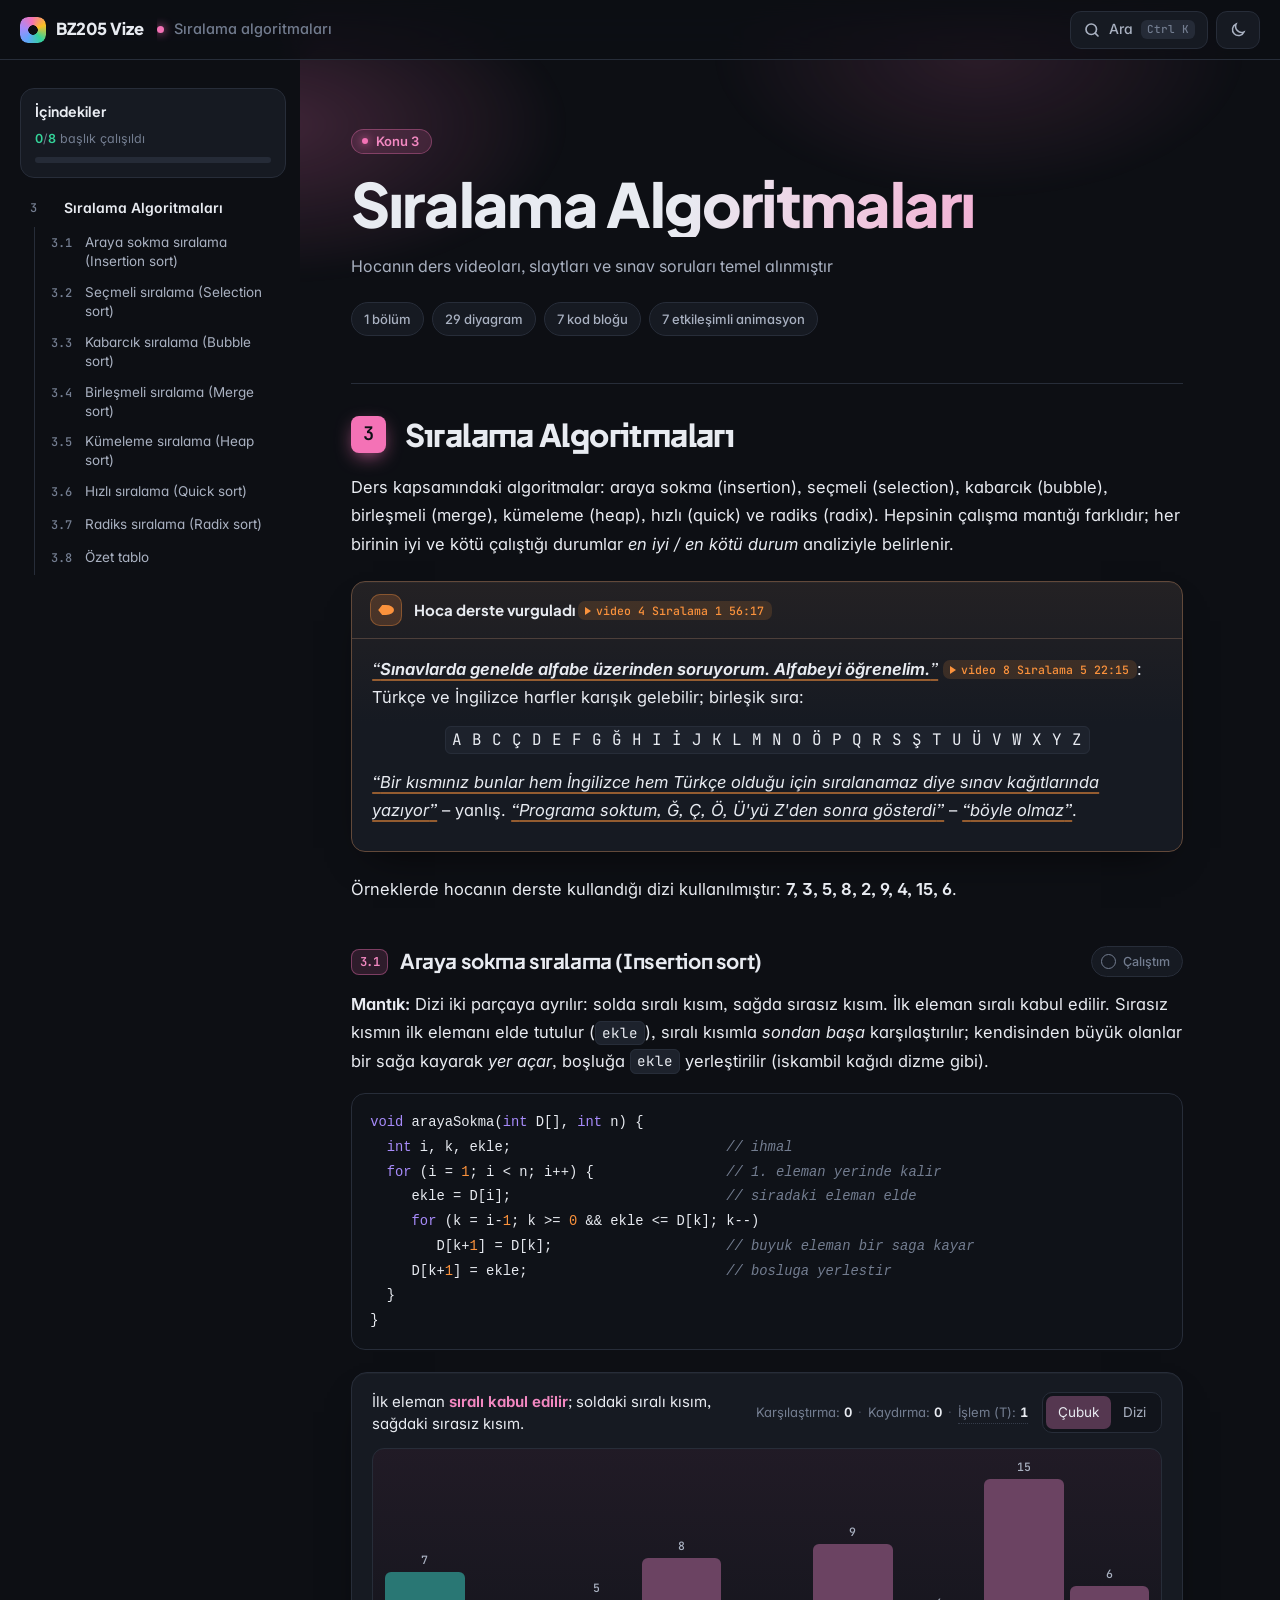
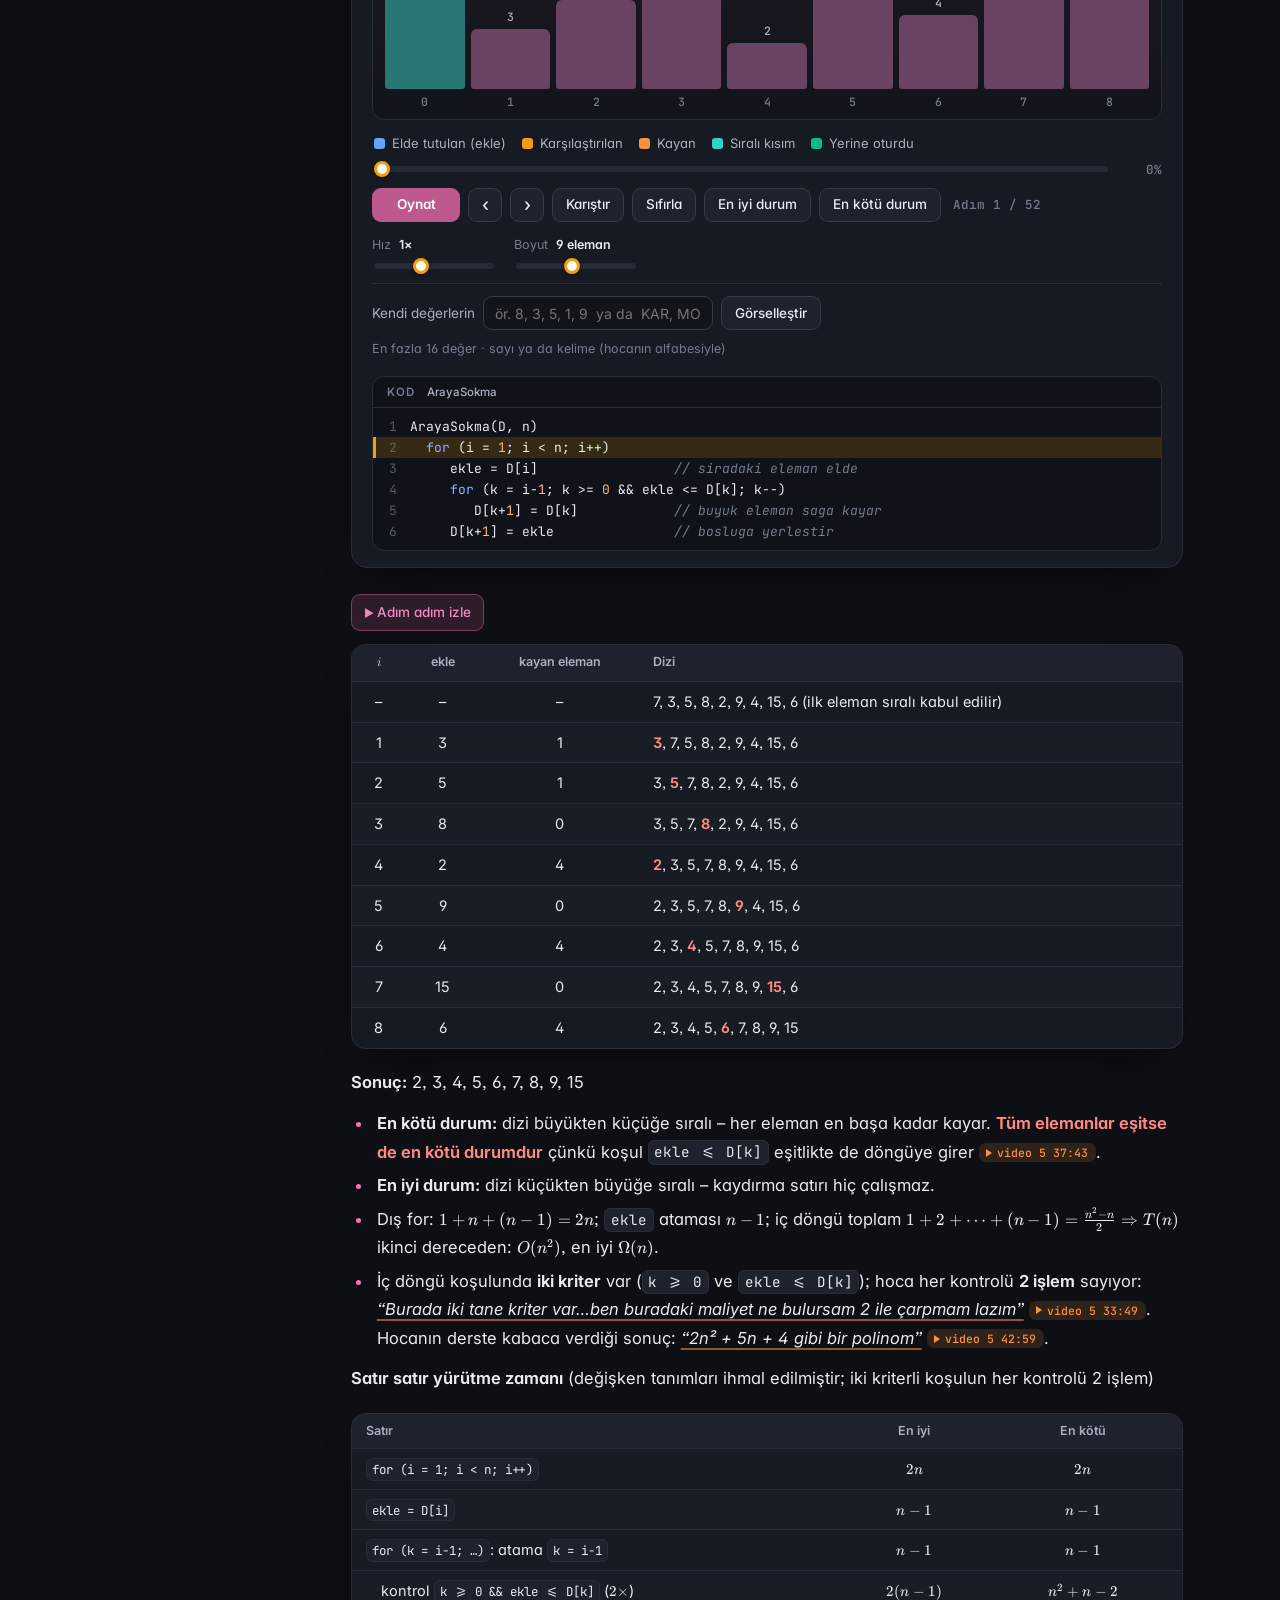
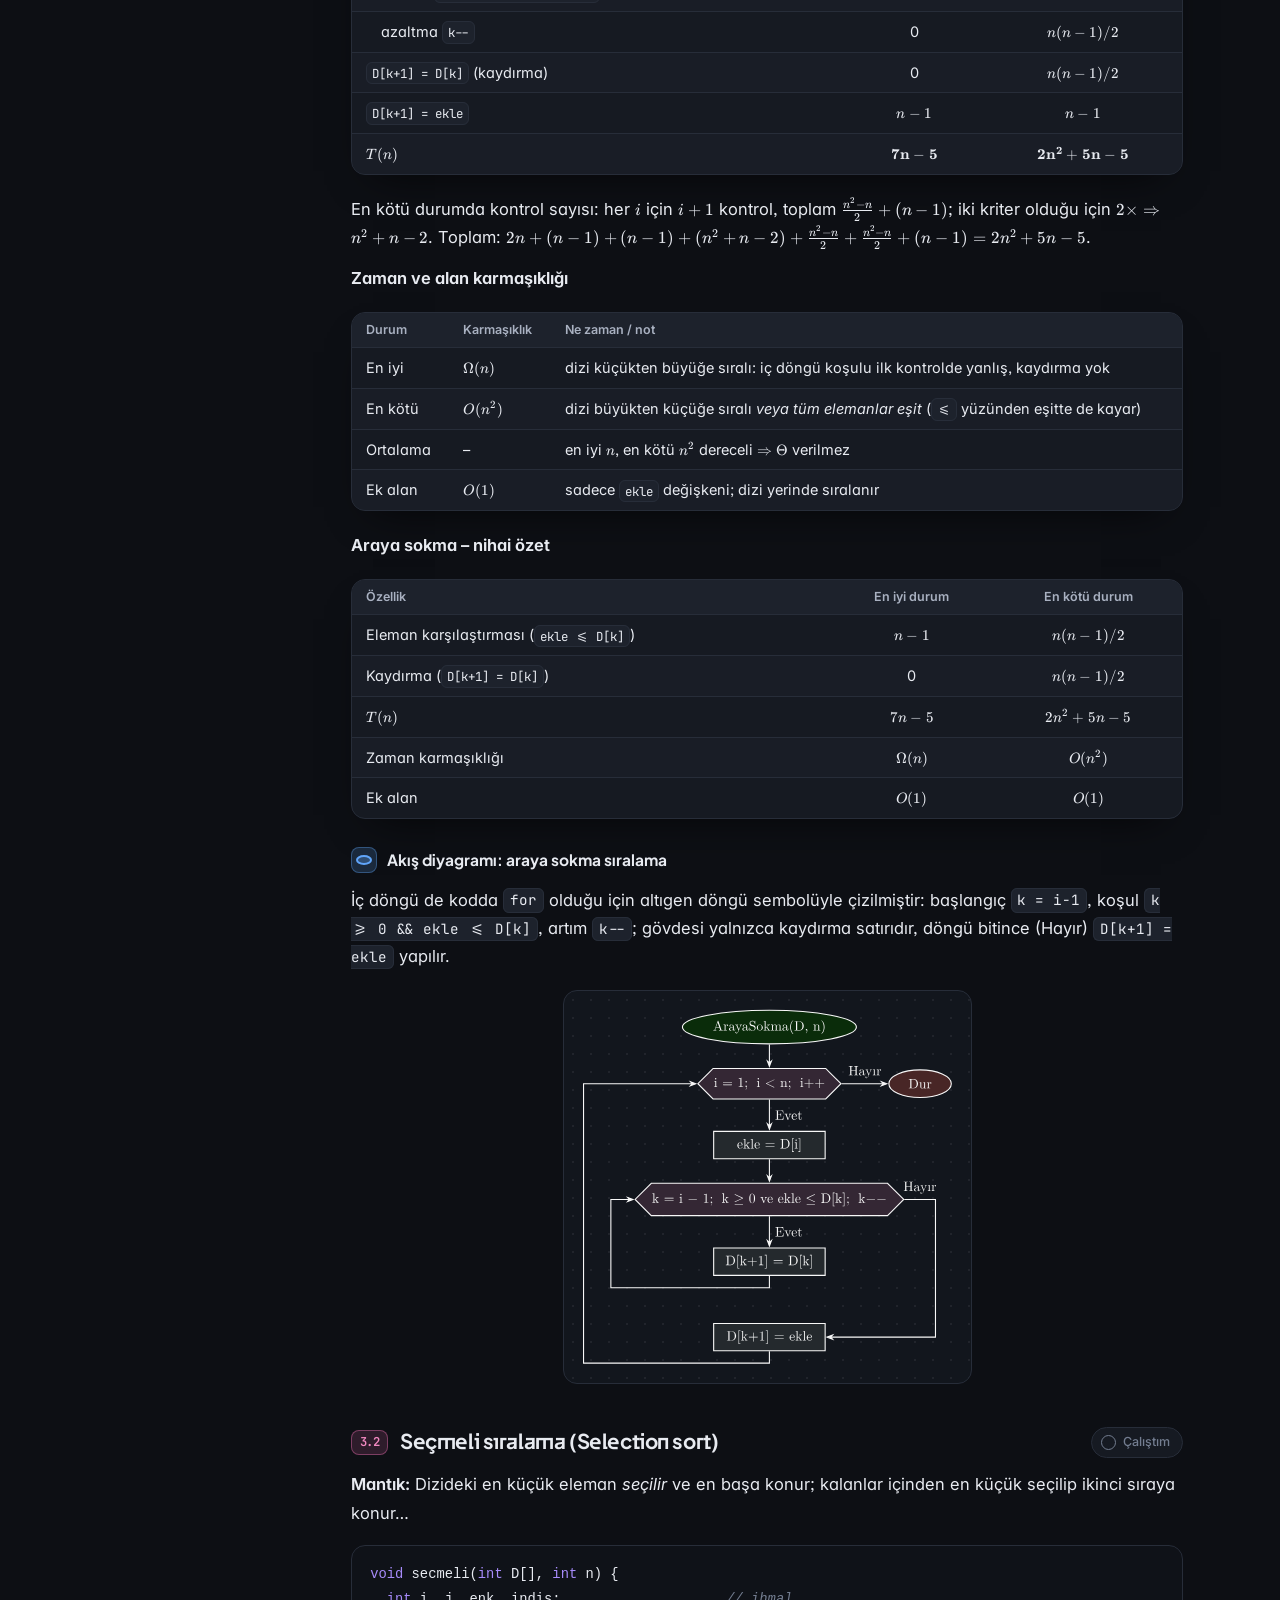
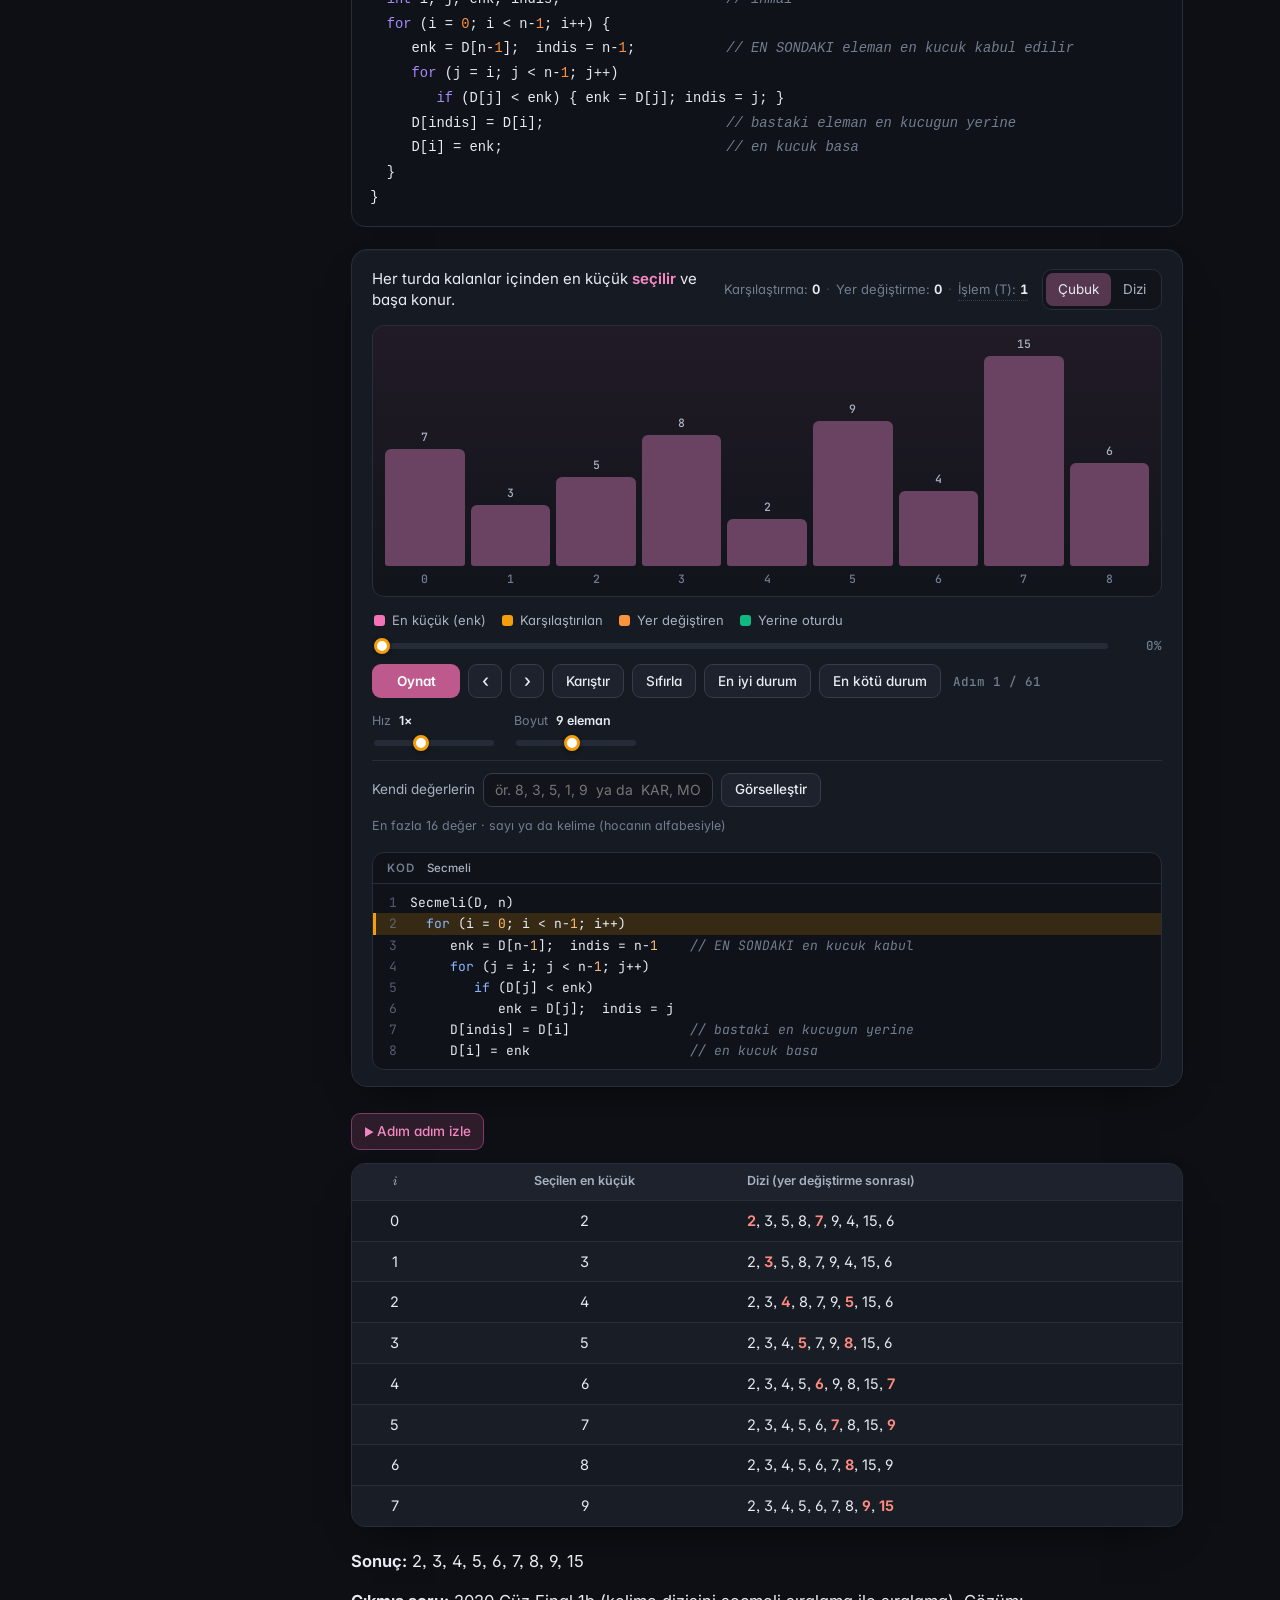
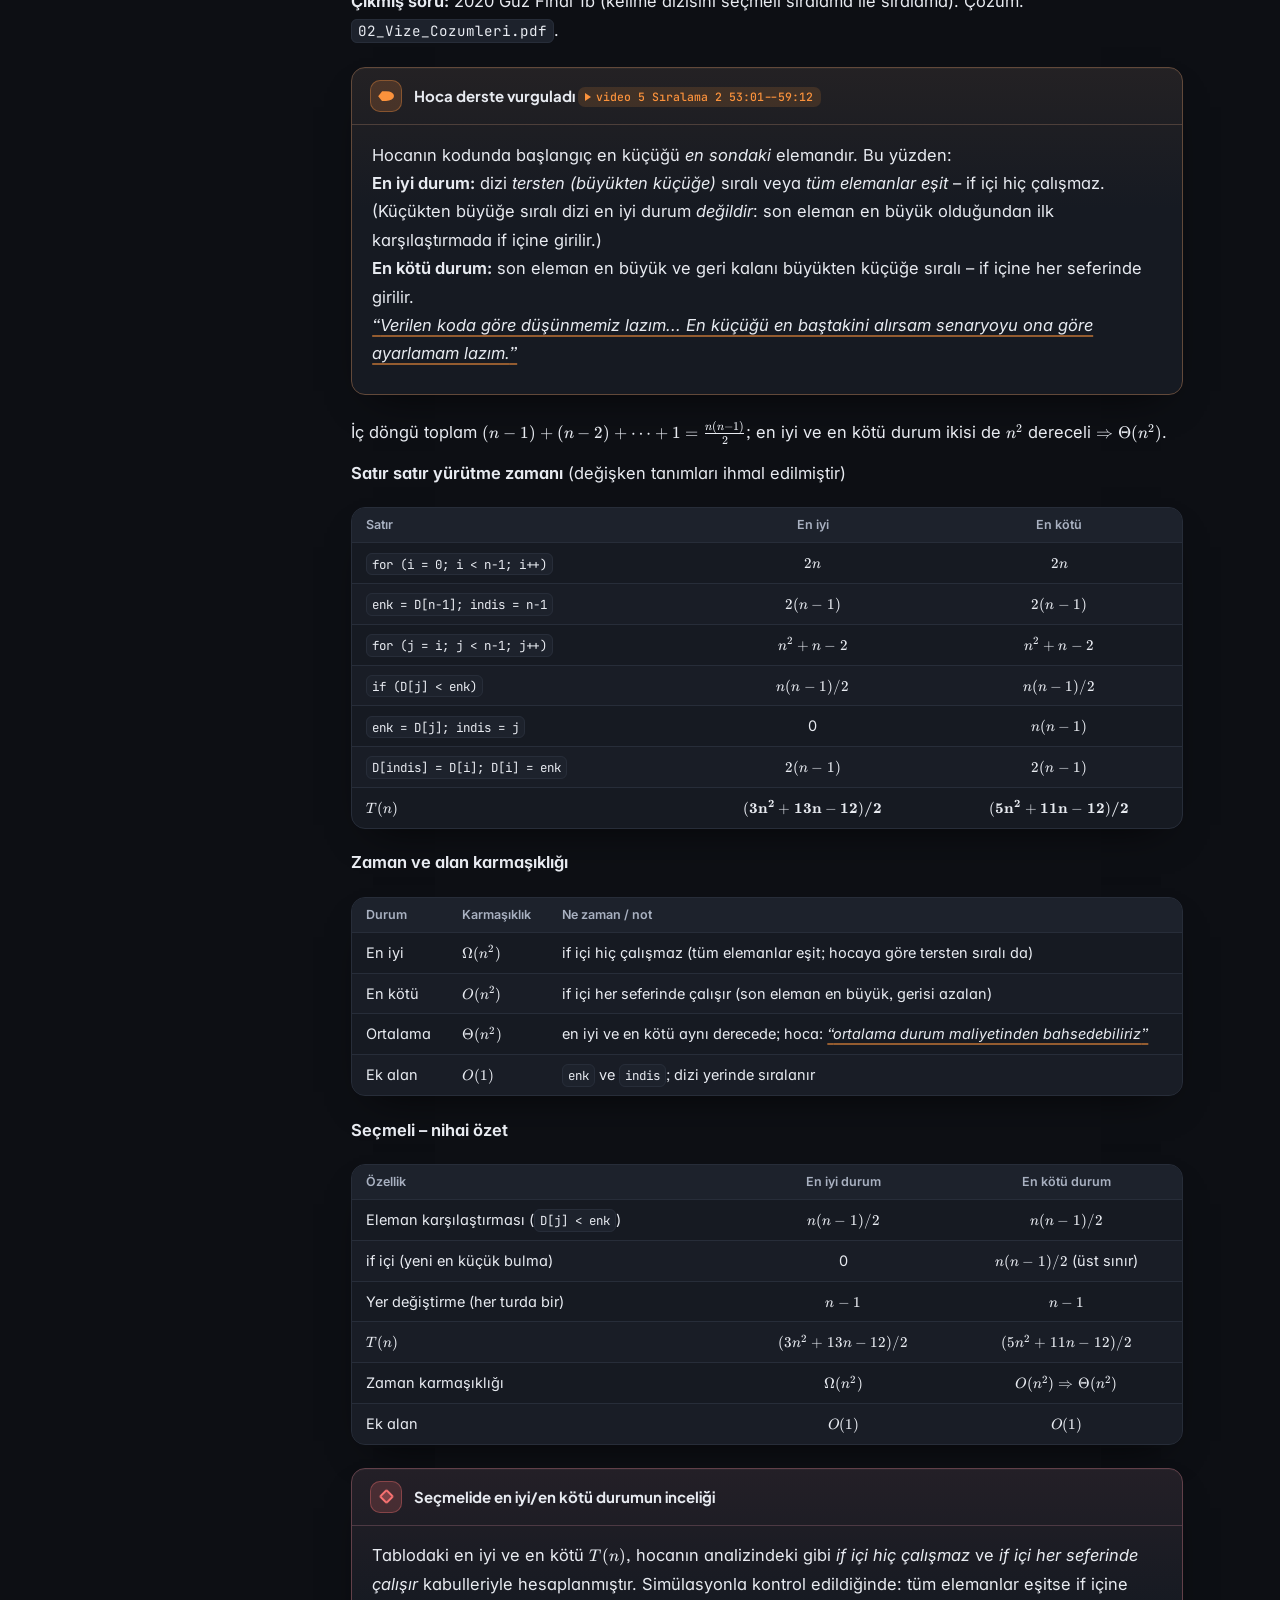
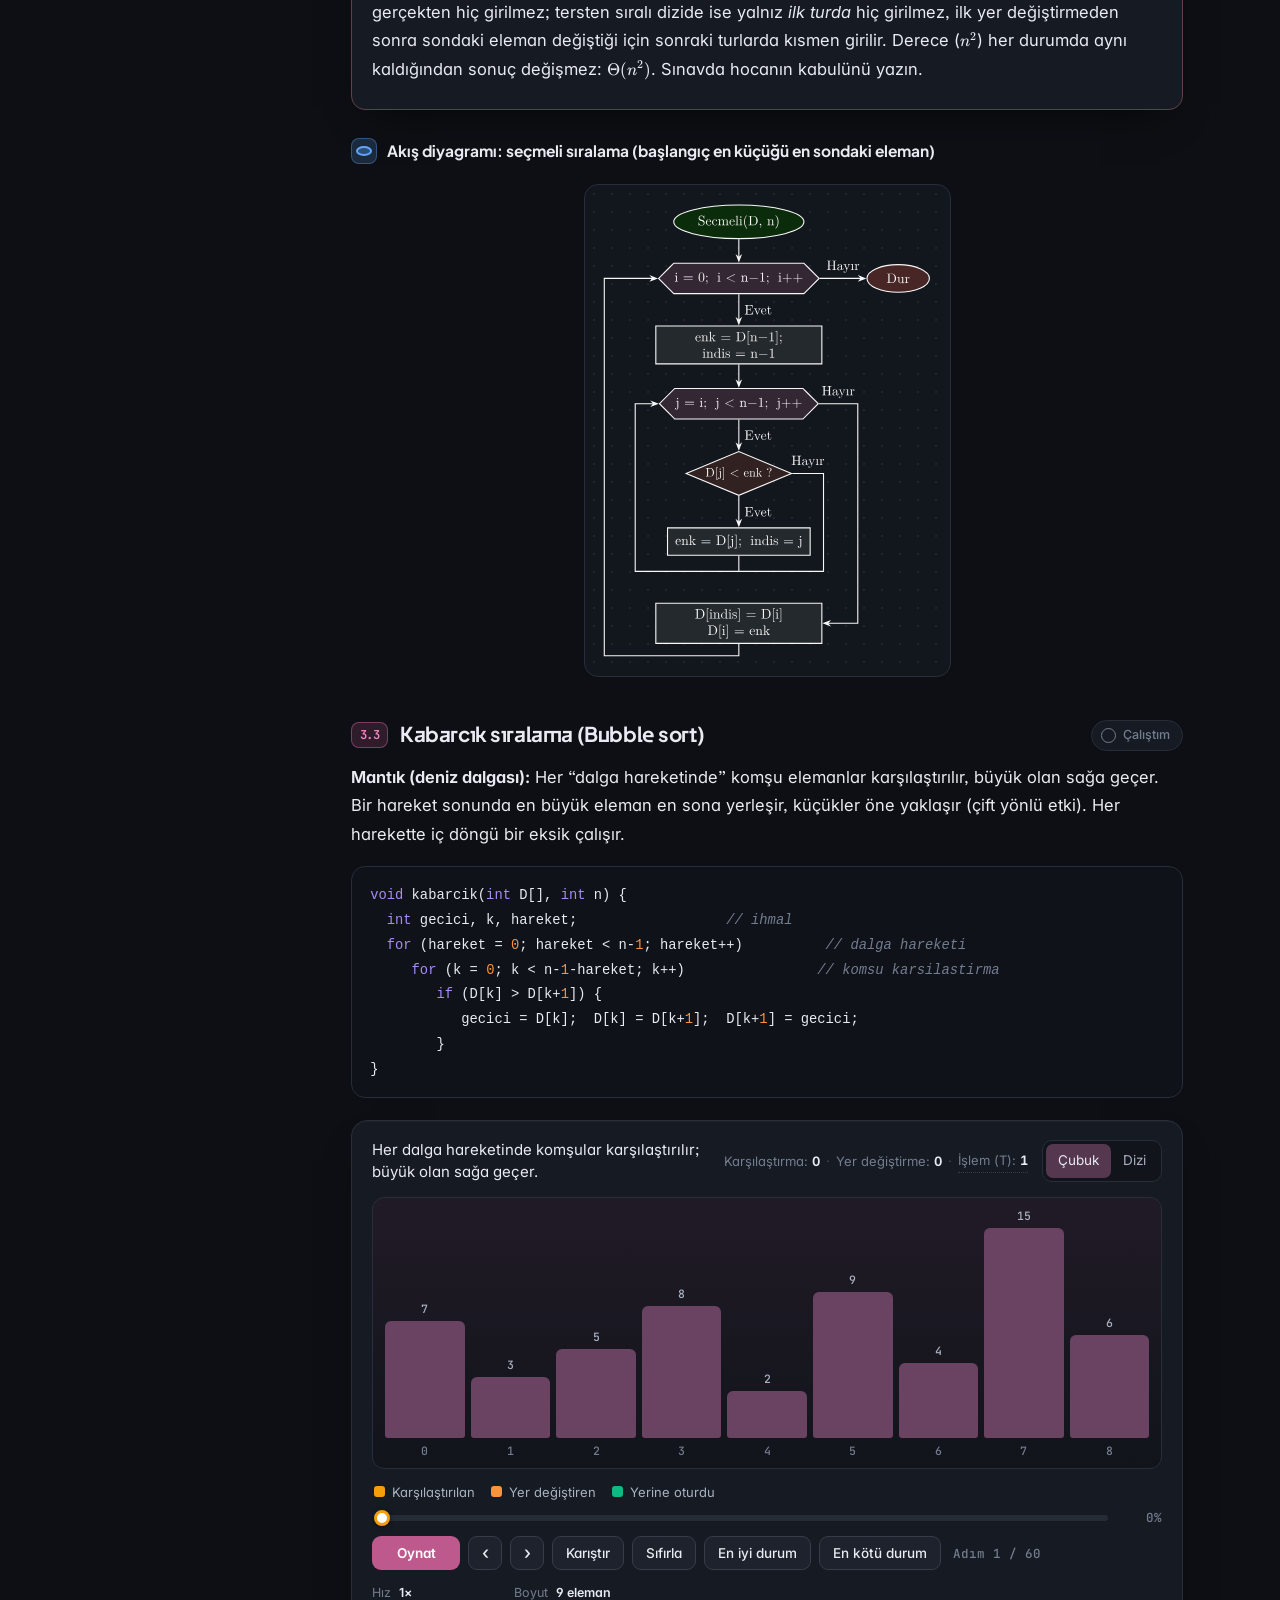
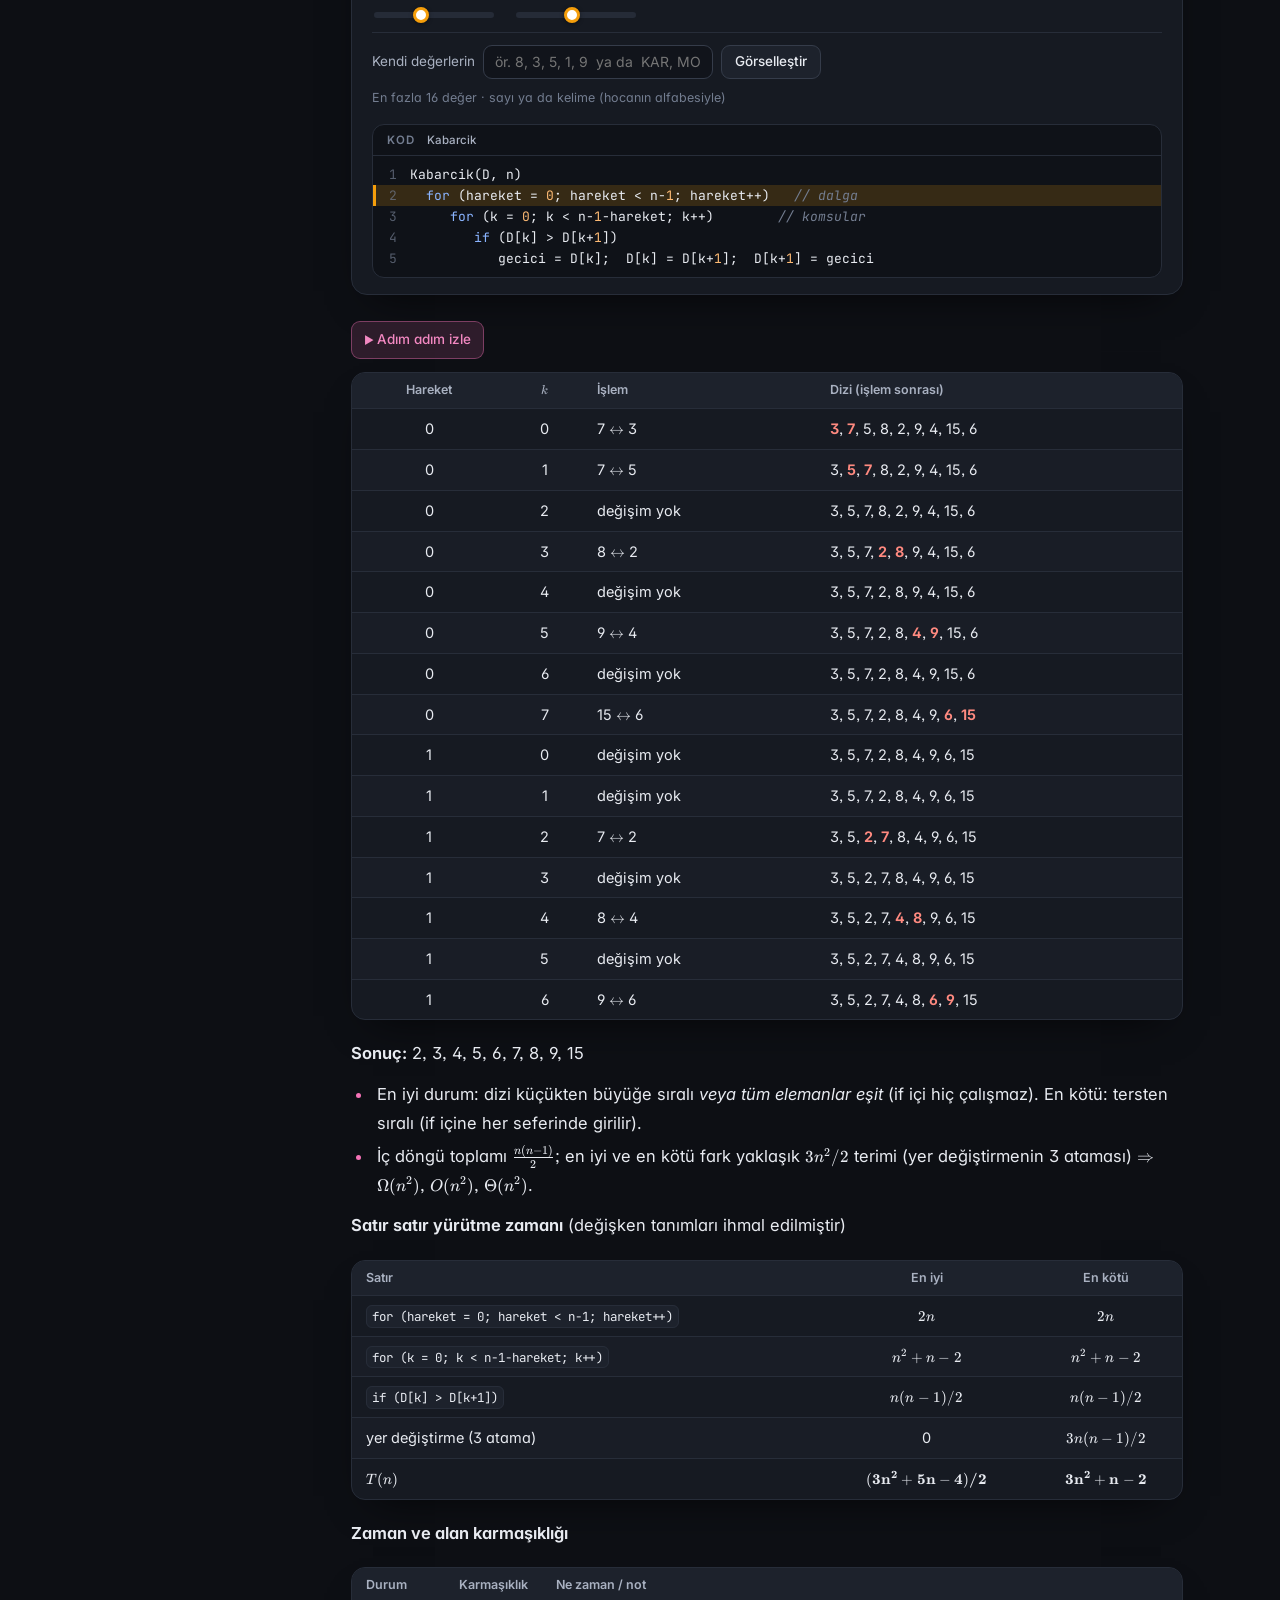
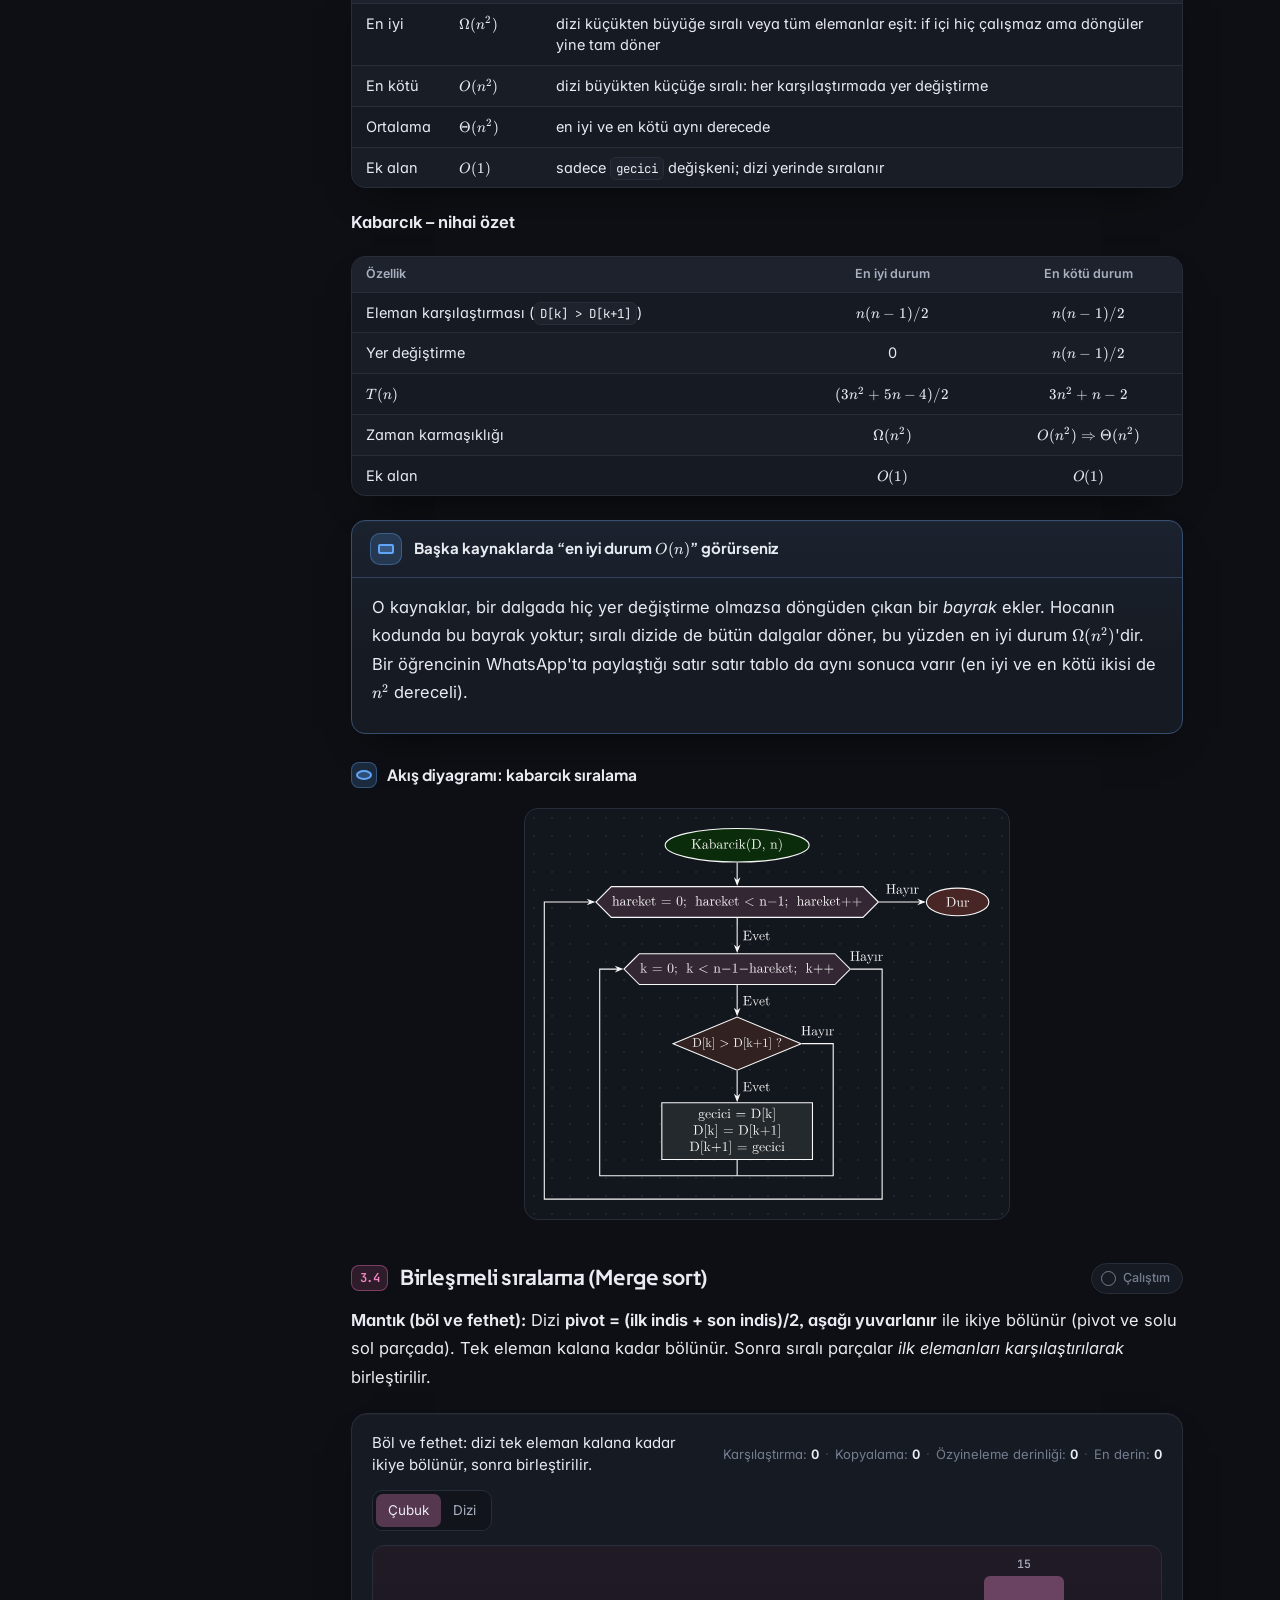
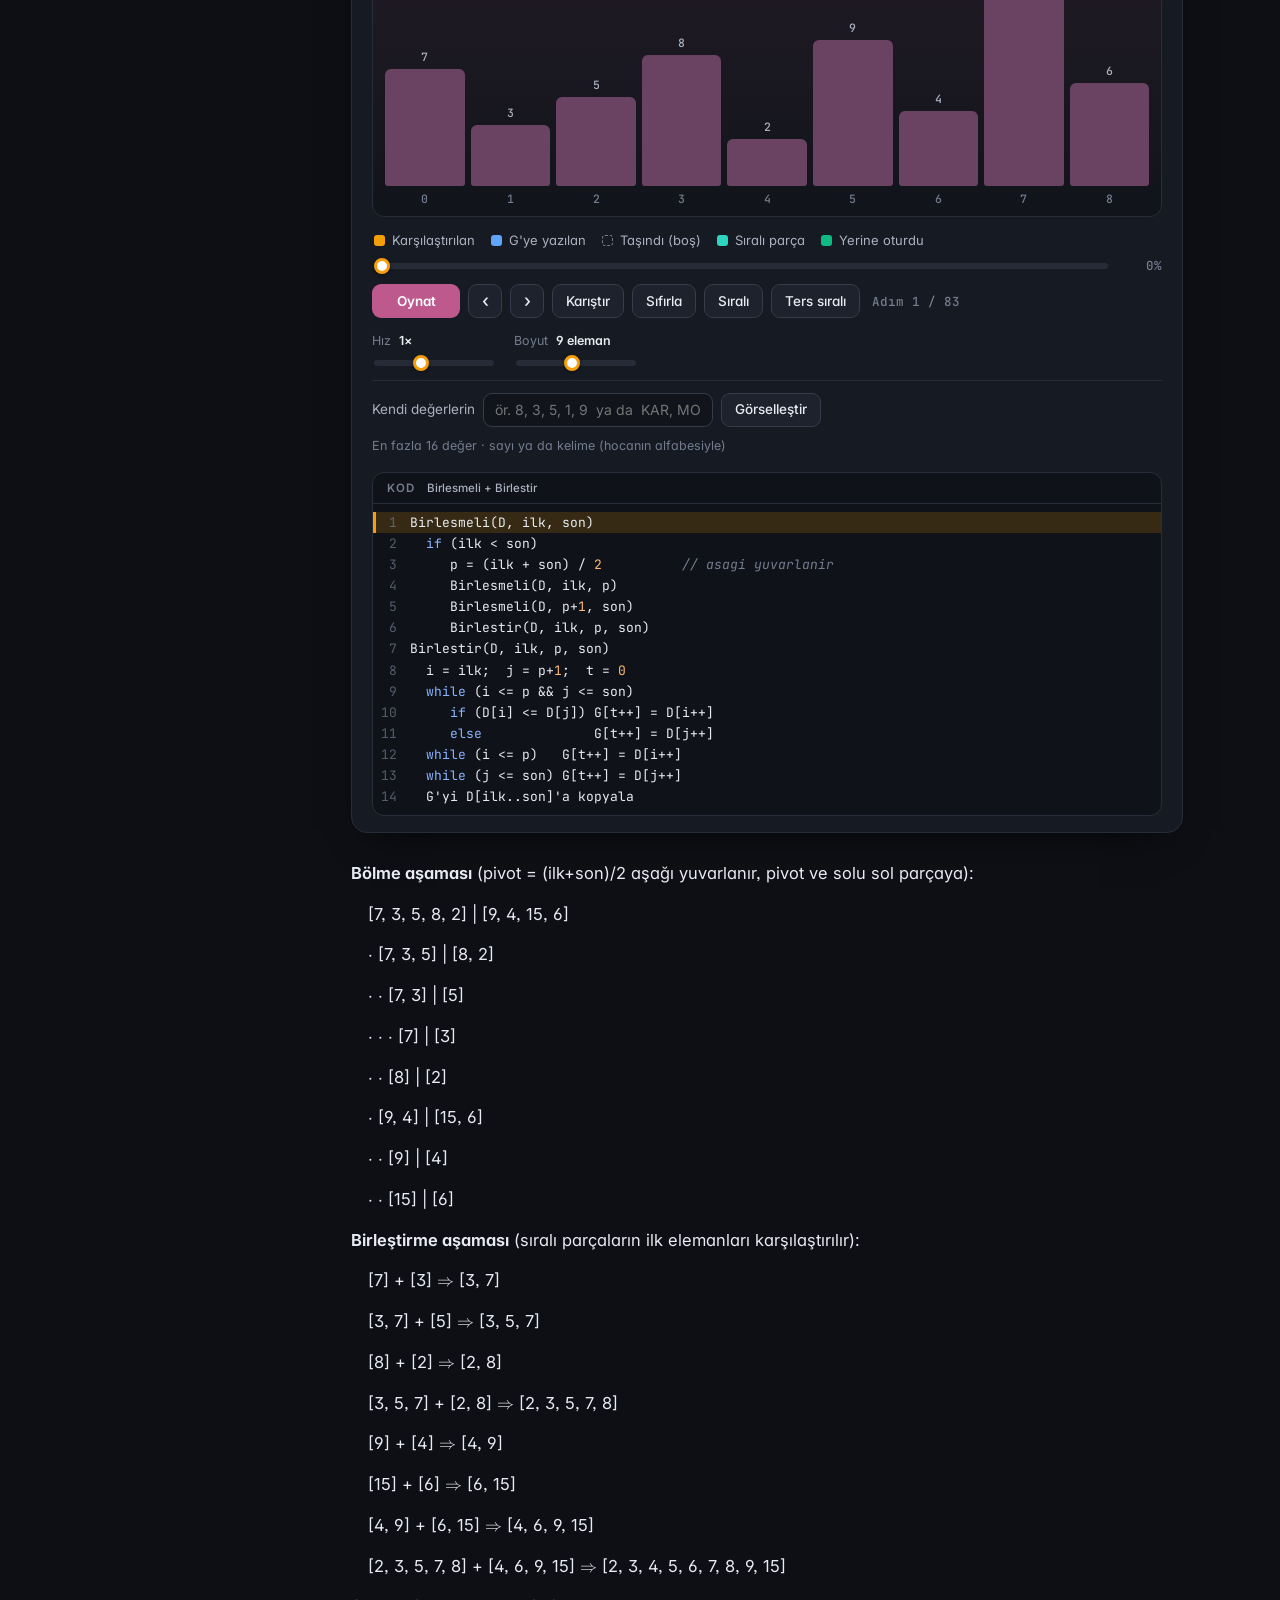
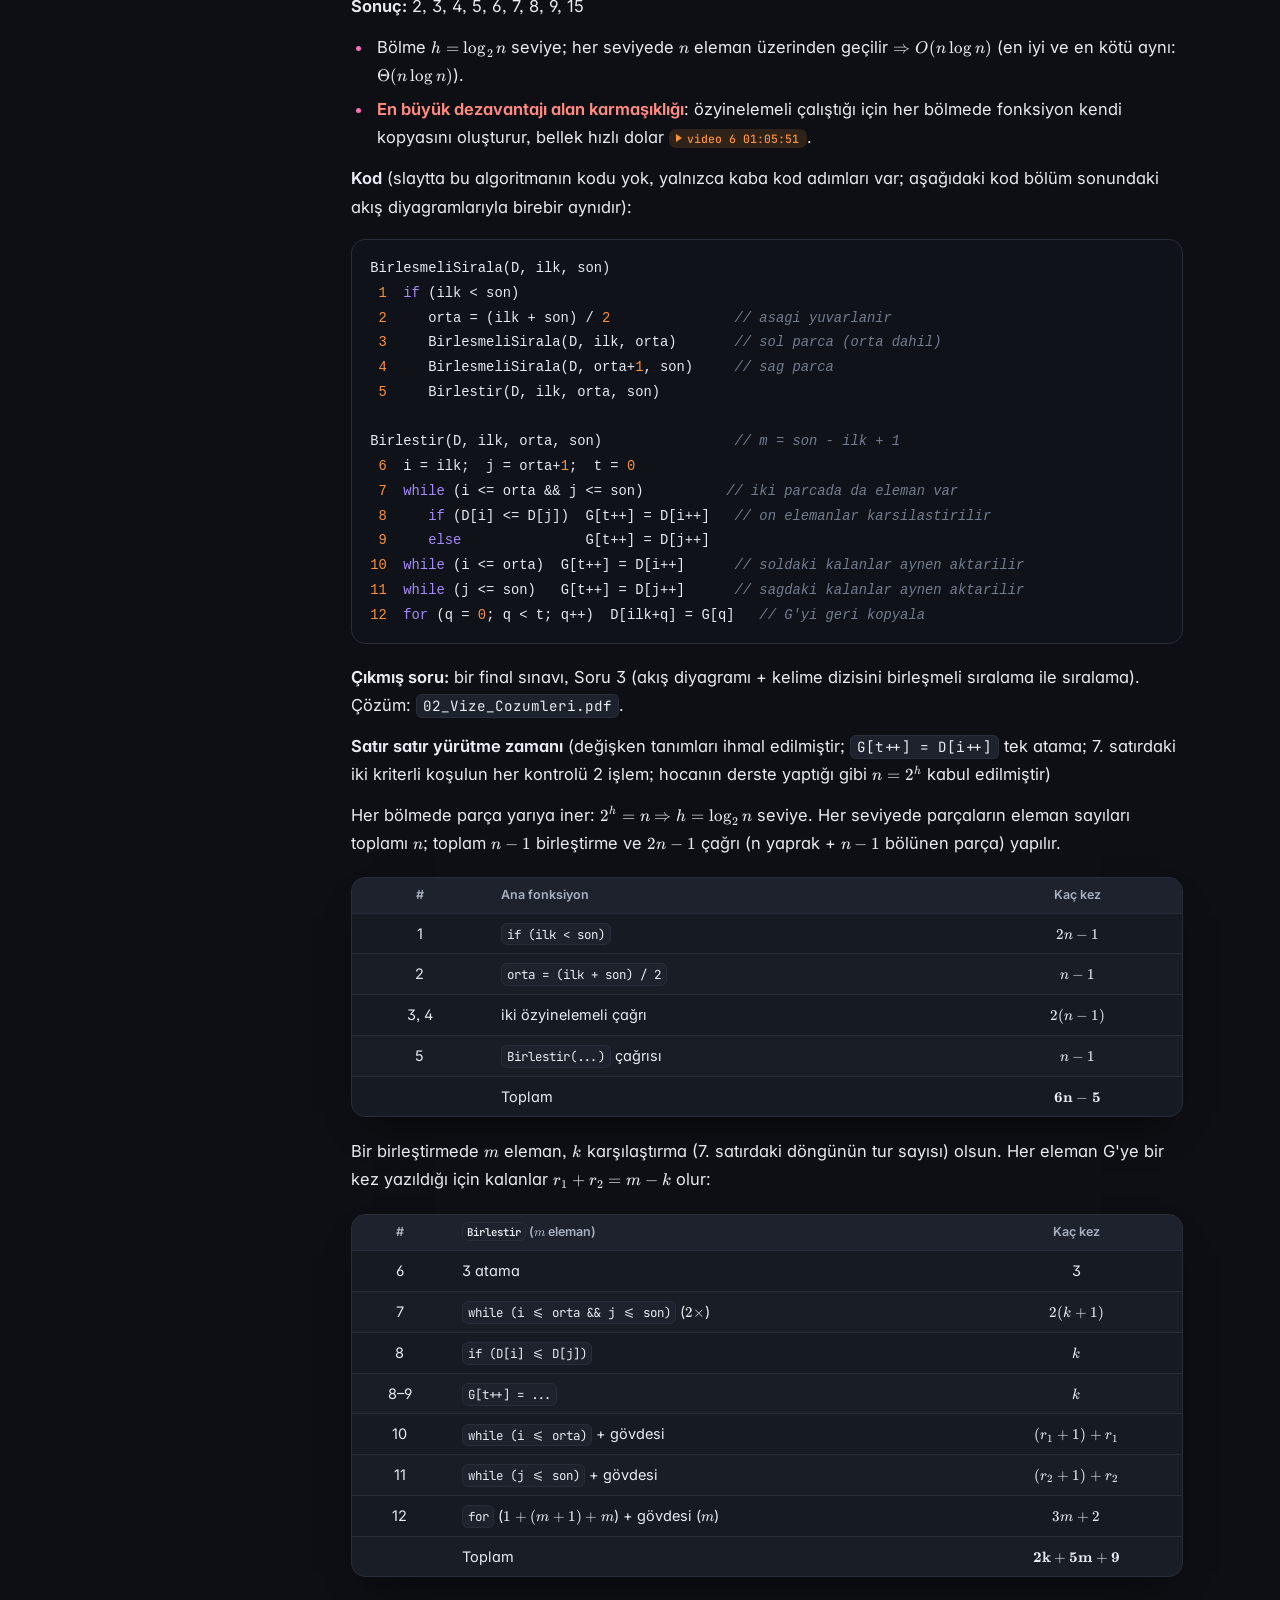
<file: html/konu-03-siralama.html>
<!doctype html>
<html lang="tr">
<head>
<meta charset="utf-8">
<meta name="viewport" content="width=device-width, initial-scale=1">
<title>Sıralama Algoritmaları | BZ205 Vize</title>
<script>var t='dark';try{t=localStorage.getItem('bz205:theme')||'dark';}catch(e){}document.documentElement.dataset.theme=t;</script>
<link rel="preconnect" href="https://fonts.googleapis.com"><link rel="preconnect" href="https://fonts.gstatic.com" crossorigin><link href="https://fonts.googleapis.com/css2?family=Inter:ital,opsz,wght@0,14..32,400;0,14..32,500;0,14..32,600;0,14..32,700;1,14..32,400&family=Plus+Jakarta+Sans:wght@600;700;800&family=JetBrains+Mono:wght@400;500;600&display=swap" rel="stylesheet">
<link rel="stylesheet" href="assets/katex/katex.min.css">
<link rel="stylesheet" href="assets/style.css?v=7de8de52">
<link rel="stylesheet" href="assets/viz.css?v=4ec59e51">
</head>
<body class="doc g-konu" data-page="konu-03-siralama" data-group="konu" data-unit="h3" data-title="Sıralama algoritmaları" style="--accent:#F472B6">
<div class="readbar"><span></span></div>
<header class="topbar">
  <button class="tb-btn menu" id="menuBtn" type="button" aria-label="İçindekiler"><span class="ic ic-menu"></span></button>
  <a class="brand" href="../index.html"><span class="brand-dot"></span>BZ205 Vize</a>
  <span class="crumb">Sıralama algoritmaları</span>
  <div class="tb-actions">
    <button class="tb-btn sbtn" id="searchBtn" type="button"><span class="ic ic-search"></span><span class="lbl">Ara</span><kbd>Ctrl K</kbd></button>
    
    <button class="tb-btn" id="themeBtn" type="button" aria-label="Tema değiştir"><span class="ic ic-theme"></span></button>
  </div>
</header>
<div class="layout">
  <aside class="toc" id="toc">
    <div class="toc-head">
      <span>İçindekiler</span>
      <span class="toc-prog"><b id="pgDone">0</b>/<b id="pgAll">8</b> başlık çalışıldı</span>
      <span class="meter"><i id="pgBar"></i></span>
    </div>
    <nav><ol class="toc-l"><li class="t2"><a href="#siralama-algoritmalari"><span class="tn">3</span><span>Sıralama Algoritmaları</span></a><ol class="toc-s"><li class="t3"><a href="#araya-sokma-siralama-insertion-sort"><span class="tn">3.1</span><span>Araya sokma sıralama (Insertion sort)</span></a></li><li class="t3"><a href="#secmeli-siralama-selection-sort"><span class="tn">3.2</span><span>Seçmeli sıralama (Selection sort)</span></a></li><li class="t3"><a href="#kabarcik-siralama-bubble-sort"><span class="tn">3.3</span><span>Kabarcık sıralama (Bubble sort)</span></a></li><li class="t3"><a href="#birlesmeli-siralama-merge-sort"><span class="tn">3.4</span><span>Birleşmeli sıralama (Merge sort)</span></a></li><li class="t3"><a href="#kumeleme-siralama-heap-sort"><span class="tn">3.5</span><span>Kümeleme sıralama (Heap sort)</span></a></li><li class="t3"><a href="#hizli-siralama-quick-sort"><span class="tn">3.6</span><span>Hızlı sıralama (Quick sort)</span></a></li><li class="t3"><a href="#radiks-siralama-radix-sort"><span class="tn">3.7</span><span>Radiks sıralama (Radix sort)</span></a></li><li class="t3"><a href="#ozet-tablo"><span class="tn">3.8</span><span>Özet tablo</span></a></li></ol></li></ol></nav>
  </aside>
  <main class="content" id="content">
    <header class="doc-hero">
      <p class="kicker">Konu 3</p>
      <h1><span class="fs-l">Sıralama Algoritmaları</span></h1>
      <p class="byline">Hocanın ders videoları, slaytları ve sınav soruları temel alınmıştır</p>
      <ul class="chips"><li>1 bölüm</li><li>29 diyagram</li><li>7 kod bloğu</li><li>7 etkileşimli animasyon</li></ul>
    </header>
    <article class="prose">
<h2 id="siralama-algoritmalari" class="h"><span class="num">3</span><span class="ht">Sıralama Algoritmaları</span></h2>
<p>Ders kapsamındaki algoritmalar: araya sokma (insertion), seçmeli (selection), kabarcık (bubble), birleşmeli (merge), kümeleme (heap), hızlı (quick) ve radiks (radix). Hepsinin çalışma mantığı farklıdır; her birinin iyi ve kötü çalıştığı durumlar <em>en iyi / en kötü durum</em> analiziyle belirlenir.</p>
<section class="box box-hoca"><div class="box-h"><i class="shape s-ekran"></i><span class="bt">Hoca derste vurguladı <span class="zd" title="Ders videosu ve dakikası">video 4 Sıralama 1 56:17</span></span></div><div class="box-b"><p><q class="alinti"><strong>Sınavlarda genelde alfabe üzerinden soruyorum. Alfabeyi öğrenelim.</strong></q> <span class="zd" title="Ders videosu ve dakikası">video 8 Sıralama 5 22:15</span>: Türkçe ve İngilizce harfler karışık gelebilir; birleşik sıra:</p>
<div class="center"><p><span class="fs-l"><code class="tt">A B C Ç D E F G Ğ H I İ J K L M N O Ö P Q R S Ş T U Ü V W X Y Z</code></span></p></div>
<p><q class="alinti">Bir kısmınız bunlar hem İngilizce hem Türkçe olduğu için sıralanamaz diye sınav kağıtlarında yazıyor</q> – yanlış. <q class="alinti">Programa soktum, Ğ, Ç, Ö, Ü'yü Z'den sonra gösterdi</q> – <q class="alinti">böyle olmaz</q>.</p></div></section>
<p>Örneklerde hocanın derste kullandığı dizi kullanılmıştır: <strong>7, 3, 5, 8, 2, 9, 4, 15, 6</strong>.</p>
<h3 id="araya-sokma-siralama-insertion-sort" class="h"><span class="num">3.1</span><span class="ht">Araya sokma sıralama (Insertion sort)</span></h3>
<p><strong>Mantık:</strong> Dizi iki parçaya ayrılır: solda sıralı kısım, sağda sırasız kısım. İlk eleman sıralı kabul edilir. Sırasız kısmın ilk elemanı elde tutulur (<code class="tt">ekle</code>), sıralı kısımla <em>sondan başa</em> karşılaştırılır; kendisinden büyük olanlar bir sağa kayarak <em>yer açar</em>, boşluğa <code class="tt">ekle</code> yerleştirilir (iskambil kağıdı dizme gibi).</p>
<div class="code"><pre><code><span class="k-k">void</span> arayaSokma(<span class="k-k">int</span> D[], <span class="k-k">int</span> n) {
  <span class="k-k">int</span> i, k, ekle;                          <span class="k-c">// ihmal</span>
  <span class="k-k">for</span> (i = <span class="k-n">1</span>; i &lt; n; i++) {                <span class="k-c">// 1. eleman yerinde kalir</span>
     ekle = D[i];                          <span class="k-c">// siradaki eleman elde</span>
     <span class="k-k">for</span> (k = i-<span class="k-n">1</span>; k &gt;= <span class="k-n">0</span> &amp;&amp; ekle &lt;= D[k]; k--)
        D[k+<span class="k-n">1</span>] = D[k];                     <span class="k-c">// buyuk eleman bir saga kayar</span>
     D[k+<span class="k-n">1</span>] = ekle;                        <span class="k-c">// bosluga yerlestir</span>
  }
}</code></pre></div>
<div class="viz" data-viz="insertion" data-init="7,3,5,8,2,9,4,15,6"><noscript>Bu animasyon için JavaScript gerekir.</noscript></div>
<div class="tbl-wrap"><table class="tbl trace"><thead><tr><th class="ac"><span class="katex"><span class="katex-html" aria-hidden="true"><span class="base"><span class="strut" style="height:0.6595em;"></span><span class="mord mathnormal">i</span></span></span></span></th><th class="ac">ekle</th><th class="ac">kayan eleman</th><th>Dizi</th></tr></thead><tbody><tr><td class="ac">–</td><td class="ac">–</td><td class="ac">–</td><td>7, 3, 5, 8, 2, 9, 4, 15, 6 (ilk eleman sıralı kabul edilir)</td></tr><tr><td class="ac">1</td><td class="ac">3</td><td class="ac">1</td><td><strong><span class="c-vurgu">3</span></strong>, 7, 5, 8, 2, 9, 4, 15, 6</td></tr><tr><td class="ac">2</td><td class="ac">5</td><td class="ac">1</td><td>3, <strong><span class="c-vurgu">5</span></strong>, 7, 8, 2, 9, 4, 15, 6</td></tr><tr><td class="ac">3</td><td class="ac">8</td><td class="ac">0</td><td>3, 5, 7, <strong><span class="c-vurgu">8</span></strong>, 2, 9, 4, 15, 6</td></tr><tr><td class="ac">4</td><td class="ac">2</td><td class="ac">4</td><td><strong><span class="c-vurgu">2</span></strong>, 3, 5, 7, 8, 9, 4, 15, 6</td></tr><tr><td class="ac">5</td><td class="ac">9</td><td class="ac">0</td><td>2, 3, 5, 7, 8, <strong><span class="c-vurgu">9</span></strong>, 4, 15, 6</td></tr><tr><td class="ac">6</td><td class="ac">4</td><td class="ac">4</td><td>2, 3, <strong><span class="c-vurgu">4</span></strong>, 5, 7, 8, 9, 15, 6</td></tr><tr><td class="ac">7</td><td class="ac">15</td><td class="ac">0</td><td>2, 3, 4, 5, 7, 8, 9, <strong><span class="c-vurgu">15</span></strong>, 6</td></tr><tr><td class="ac">8</td><td class="ac">6</td><td class="ac">4</td><td>2, 3, 4, 5, <strong><span class="c-vurgu">6</span></strong>, 7, 8, 9, 15</td></tr></tbody></table></div>
<p><strong>Sonuç:</strong> 2, 3, 4, 5, 6, 7, 8, 9, 15</p>
<ul class="l"><li><strong>En kötü durum:</strong> dizi büyükten küçüğe sıralı – her eleman en başa kadar kayar. <strong class="vurg">Tüm elemanlar eşitse de en kötü durumdur</strong> çünkü koşul <code class="tt">ekle &lt;= D[k]</code> eşitlikte de döngüye girer <span class="zd" title="Ders videosu ve dakikası">video 5 37:43</span>.</li><li><strong>En iyi durum:</strong> dizi küçükten büyüğe sıralı – kaydırma satırı hiç çalışmaz.</li><li>Dış for: <span class="katex"><span class="katex-html" aria-hidden="true"><span class="base"><span class="strut" style="height:0.7278em;vertical-align:-0.0833em;"></span><span class="mord">1</span><span class="mspace" style="margin-right:0.2222em;"></span><span class="mbin">+</span><span class="mspace" style="margin-right:0.2222em;"></span></span><span class="base"><span class="strut" style="height:0.6667em;vertical-align:-0.0833em;"></span><span class="mord mathnormal">n</span><span class="mspace" style="margin-right:0.2222em;"></span><span class="mbin">+</span><span class="mspace" style="margin-right:0.2222em;"></span></span><span class="base"><span class="strut" style="height:1em;vertical-align:-0.25em;"></span><span class="mopen">(</span><span class="mord mathnormal">n</span><span class="mspace" style="margin-right:0.2222em;"></span><span class="mbin">−</span><span class="mspace" style="margin-right:0.2222em;"></span></span><span class="base"><span class="strut" style="height:1em;vertical-align:-0.25em;"></span><span class="mord">1</span><span class="mclose">)</span><span class="mspace" style="margin-right:0.2778em;"></span><span class="mrel">=</span><span class="mspace" style="margin-right:0.2778em;"></span></span><span class="base"><span class="strut" style="height:0.6444em;"></span><span class="mord">2</span><span class="mord mathnormal">n</span></span></span></span>; <code class="tt">ekle</code> ataması <span class="katex"><span class="katex-html" aria-hidden="true"><span class="base"><span class="strut" style="height:0.6667em;vertical-align:-0.0833em;"></span><span class="mord mathnormal">n</span><span class="mspace" style="margin-right:0.2222em;"></span><span class="mbin">−</span><span class="mspace" style="margin-right:0.2222em;"></span></span><span class="base"><span class="strut" style="height:0.6444em;"></span><span class="mord">1</span></span></span></span>; iç döngü toplam <span class="katex"><span class="katex-html" aria-hidden="true"><span class="base"><span class="strut" style="height:0.7278em;vertical-align:-0.0833em;"></span><span class="mord">1</span><span class="mspace" style="margin-right:0.2222em;"></span><span class="mbin">+</span><span class="mspace" style="margin-right:0.2222em;"></span></span><span class="base"><span class="strut" style="height:0.7278em;vertical-align:-0.0833em;"></span><span class="mord">2</span><span class="mspace" style="margin-right:0.2222em;"></span><span class="mbin">+</span><span class="mspace" style="margin-right:0.2222em;"></span></span><span class="base"><span class="strut" style="height:0.6667em;vertical-align:-0.0833em;"></span><span class="minner">⋯</span><span class="mspace" style="margin-right:0.2222em;"></span><span class="mbin">+</span><span class="mspace" style="margin-right:0.2222em;"></span></span><span class="base"><span class="strut" style="height:1em;vertical-align:-0.25em;"></span><span class="mopen">(</span><span class="mord mathnormal">n</span><span class="mspace" style="margin-right:0.2222em;"></span><span class="mbin">−</span><span class="mspace" style="margin-right:0.2222em;"></span></span><span class="base"><span class="strut" style="height:1em;vertical-align:-0.25em;"></span><span class="mord">1</span><span class="mclose">)</span><span class="mspace" style="margin-right:0.2778em;"></span><span class="mrel">=</span><span class="mspace" style="margin-right:0.2778em;"></span></span><span class="base"><span class="strut" style="height:1.3629em;vertical-align:-0.345em;"></span><span class="mord"><span class="mopen nulldelimiter"></span><span class="mfrac"><span class="vlist-t vlist-t2"><span class="vlist-r"><span class="vlist" style="height:1.0179em;"><span style="top:-2.655em;"><span class="pstrut" style="height:3em;"></span><span class="sizing reset-size6 size3 mtight"><span class="mord mtight"><span class="mord mtight">2</span></span></span></span><span style="top:-3.23em;"><span class="pstrut" style="height:3em;"></span><span class="frac-line" style="border-bottom-width:0.04em;"></span></span><span style="top:-3.394em;"><span class="pstrut" style="height:3em;"></span><span class="sizing reset-size6 size3 mtight"><span class="mord mtight"><span class="mord mtight"><span class="mord mathnormal mtight">n</span><span class="msupsub"><span class="vlist-t"><span class="vlist-r"><span class="vlist" style="height:0.8913em;"><span style="top:-2.931em;margin-right:0.0714em;"><span class="pstrut" style="height:2.5em;"></span><span class="sizing reset-size3 size1 mtight"><span class="mord mtight">2</span></span></span></span></span></span></span></span><span class="mbin mtight">−</span><span class="mord mathnormal mtight">n</span></span></span></span></span><span class="vlist-s">​</span></span><span class="vlist-r"><span class="vlist" style="height:0.345em;"><span></span></span></span></span></span><span class="mclose nulldelimiter"></span></span></span></span></span> <span class="katex"><span class="katex-html" aria-hidden="true"><span class="base"><span class="strut" style="height:0.3669em;"></span><span class="mrel">⇒</span></span></span></span> <span class="katex"><span class="katex-html" aria-hidden="true"><span class="base"><span class="strut" style="height:1em;vertical-align:-0.25em;"></span><span class="mord mathnormal" style="margin-right:0.13889em;">T</span><span class="mopen">(</span><span class="mord mathnormal">n</span><span class="mclose">)</span></span></span></span> ikinci dereceden: <strong><span class="katex"><span class="katex-html" aria-hidden="true"><span class="base"><span class="strut" style="height:1.0641em;vertical-align:-0.25em;"></span><span class="mord mathnormal" style="margin-right:0.02778em;">O</span><span class="mopen">(</span><span class="mord"><span class="mord mathnormal">n</span><span class="msupsub"><span class="vlist-t"><span class="vlist-r"><span class="vlist" style="height:0.8141em;"><span style="top:-3.063em;margin-right:0.05em;"><span class="pstrut" style="height:2.7em;"></span><span class="sizing reset-size6 size3 mtight"><span class="mord mtight">2</span></span></span></span></span></span></span></span><span class="mclose">)</span></span></span></span></strong>, en iyi <strong><span class="katex"><span class="katex-html" aria-hidden="true"><span class="base"><span class="strut" style="height:1em;vertical-align:-0.25em;"></span><span class="mord">Ω</span><span class="mopen">(</span><span class="mord mathnormal">n</span><span class="mclose">)</span></span></span></span></strong>.</li><li>İç döngü koşulunda <strong>iki kriter</strong> var (<code class="tt">k &gt;= 0</code> ve <code class="tt">ekle &lt;= D[k]</code>); hoca her kontrolü <strong>2 işlem</strong> sayıyor: <q class="alinti">Burada iki tane kriter var…ben buradaki maliyet ne bulursam 2 ile çarpmam lazım</q> <span class="zd" title="Ders videosu ve dakikası">video 5 33:49</span>. Hocanın derste kabaca verdiği sonuç: <q class="alinti">2n² + 5n + 4 gibi bir polinom</q> <span class="zd" title="Ders videosu ve dakikası">video 5 42:59</span>.</li></ul>
<p><strong>Satır satır yürütme zamanı</strong> (değişken tanımları ihmal edilmiştir; iki kriterli koşulun her kontrolü 2 işlem)</p>
<div class="center"><div class="tbl-wrap"><table class="tbl"><thead><tr><th>Satır</th><th class="ac">En iyi</th><th class="ac">En kötü</th></tr></thead><tbody><tr><td><code class="tt">for (i = 1; i &lt; n; i++)</code></td><td class="ac"><span class="katex"><span class="katex-html" aria-hidden="true"><span class="base"><span class="strut" style="height:0.6444em;"></span><span class="mord">2</span><span class="mord mathnormal">n</span></span></span></span></td><td class="ac"><span class="katex"><span class="katex-html" aria-hidden="true"><span class="base"><span class="strut" style="height:0.6444em;"></span><span class="mord">2</span><span class="mord mathnormal">n</span></span></span></span></td></tr><tr><td><code class="tt">ekle = D[i]</code></td><td class="ac"><span class="katex"><span class="katex-html" aria-hidden="true"><span class="base"><span class="strut" style="height:0.6667em;vertical-align:-0.0833em;"></span><span class="mord mathnormal">n</span><span class="mspace" style="margin-right:0.2222em;"></span><span class="mbin">−</span><span class="mspace" style="margin-right:0.2222em;"></span></span><span class="base"><span class="strut" style="height:0.6444em;"></span><span class="mord">1</span></span></span></span></td><td class="ac"><span class="katex"><span class="katex-html" aria-hidden="true"><span class="base"><span class="strut" style="height:0.6667em;vertical-align:-0.0833em;"></span><span class="mord mathnormal">n</span><span class="mspace" style="margin-right:0.2222em;"></span><span class="mbin">−</span><span class="mspace" style="margin-right:0.2222em;"></span></span><span class="base"><span class="strut" style="height:0.6444em;"></span><span class="mord">1</span></span></span></span></td></tr><tr><td><code class="tt">for (k = i-1; …)</code>: atama <code class="tt">k = i-1</code></td><td class="ac"><span class="katex"><span class="katex-html" aria-hidden="true"><span class="base"><span class="strut" style="height:0.6667em;vertical-align:-0.0833em;"></span><span class="mord mathnormal">n</span><span class="mspace" style="margin-right:0.2222em;"></span><span class="mbin">−</span><span class="mspace" style="margin-right:0.2222em;"></span></span><span class="base"><span class="strut" style="height:0.6444em;"></span><span class="mord">1</span></span></span></span></td><td class="ac"><span class="katex"><span class="katex-html" aria-hidden="true"><span class="base"><span class="strut" style="height:0.6667em;vertical-align:-0.0833em;"></span><span class="mord mathnormal">n</span><span class="mspace" style="margin-right:0.2222em;"></span><span class="mbin">−</span><span class="mspace" style="margin-right:0.2222em;"></span></span><span class="base"><span class="strut" style="height:0.6444em;"></span><span class="mord">1</span></span></span></span></td></tr><tr><td>&emsp;kontrol <code class="tt">k &gt;= 0 &amp;&amp; ekle &lt;= D[k]</code> (<span class="katex"><span class="katex-html" aria-hidden="true"><span class="base"><span class="strut" style="height:0.7278em;vertical-align:-0.0833em;"></span><span class="mord">2</span><span class="mord">×</span></span></span></span>)</td><td class="ac"><span class="katex"><span class="katex-html" aria-hidden="true"><span class="base"><span class="strut" style="height:1em;vertical-align:-0.25em;"></span><span class="mord">2</span><span class="mopen">(</span><span class="mord mathnormal">n</span><span class="mspace" style="margin-right:0.2222em;"></span><span class="mbin">−</span><span class="mspace" style="margin-right:0.2222em;"></span></span><span class="base"><span class="strut" style="height:1em;vertical-align:-0.25em;"></span><span class="mord">1</span><span class="mclose">)</span></span></span></span></td><td class="ac"><span class="katex"><span class="katex-html" aria-hidden="true"><span class="base"><span class="strut" style="height:0.8974em;vertical-align:-0.0833em;"></span><span class="mord"><span class="mord mathnormal">n</span><span class="msupsub"><span class="vlist-t"><span class="vlist-r"><span class="vlist" style="height:0.8141em;"><span style="top:-3.063em;margin-right:0.05em;"><span class="pstrut" style="height:2.7em;"></span><span class="sizing reset-size6 size3 mtight"><span class="mord mtight">2</span></span></span></span></span></span></span></span><span class="mspace" style="margin-right:0.2222em;"></span><span class="mbin">+</span><span class="mspace" style="margin-right:0.2222em;"></span></span><span class="base"><span class="strut" style="height:0.6667em;vertical-align:-0.0833em;"></span><span class="mord mathnormal">n</span><span class="mspace" style="margin-right:0.2222em;"></span><span class="mbin">−</span><span class="mspace" style="margin-right:0.2222em;"></span></span><span class="base"><span class="strut" style="height:0.6444em;"></span><span class="mord">2</span></span></span></span></td></tr><tr><td>&emsp;azaltma <code class="tt">k--</code></td><td class="ac">0</td><td class="ac"><span class="katex"><span class="katex-html" aria-hidden="true"><span class="base"><span class="strut" style="height:1em;vertical-align:-0.25em;"></span><span class="mord mathnormal">n</span><span class="mopen">(</span><span class="mord mathnormal">n</span><span class="mspace" style="margin-right:0.2222em;"></span><span class="mbin">−</span><span class="mspace" style="margin-right:0.2222em;"></span></span><span class="base"><span class="strut" style="height:1em;vertical-align:-0.25em;"></span><span class="mord">1</span><span class="mclose">)</span><span class="mord">/2</span></span></span></span></td></tr><tr><td><code class="tt">D[k+1] = D[k]</code> (kaydırma)</td><td class="ac">0</td><td class="ac"><span class="katex"><span class="katex-html" aria-hidden="true"><span class="base"><span class="strut" style="height:1em;vertical-align:-0.25em;"></span><span class="mord mathnormal">n</span><span class="mopen">(</span><span class="mord mathnormal">n</span><span class="mspace" style="margin-right:0.2222em;"></span><span class="mbin">−</span><span class="mspace" style="margin-right:0.2222em;"></span></span><span class="base"><span class="strut" style="height:1em;vertical-align:-0.25em;"></span><span class="mord">1</span><span class="mclose">)</span><span class="mord">/2</span></span></span></span></td></tr><tr><td><code class="tt">D[k+1] = ekle</code></td><td class="ac"><span class="katex"><span class="katex-html" aria-hidden="true"><span class="base"><span class="strut" style="height:0.6667em;vertical-align:-0.0833em;"></span><span class="mord mathnormal">n</span><span class="mspace" style="margin-right:0.2222em;"></span><span class="mbin">−</span><span class="mspace" style="margin-right:0.2222em;"></span></span><span class="base"><span class="strut" style="height:0.6444em;"></span><span class="mord">1</span></span></span></span></td><td class="ac"><span class="katex"><span class="katex-html" aria-hidden="true"><span class="base"><span class="strut" style="height:0.6667em;vertical-align:-0.0833em;"></span><span class="mord mathnormal">n</span><span class="mspace" style="margin-right:0.2222em;"></span><span class="mbin">−</span><span class="mspace" style="margin-right:0.2222em;"></span></span><span class="base"><span class="strut" style="height:0.6444em;"></span><span class="mord">1</span></span></span></span></td></tr><tr><td><span class="katex"><span class="katex-html" aria-hidden="true"><span class="base"><span class="strut" style="height:1em;vertical-align:-0.25em;"></span><span class="mord mathnormal" style="margin-right:0.13889em;">T</span><span class="mopen">(</span><span class="mord mathnormal">n</span><span class="mclose">)</span></span></span></span></td><td class="ac"><span class="katex"><span class="katex-html" aria-hidden="true"><span class="base"><span class="strut" style="height:0.7278em;vertical-align:-0.0833em;"></span><span class="mord"><span class="mord mathbf">7n</span><span class="mspace" style="margin-right:0.2222em;"></span><span class="mbin">−</span><span class="mspace" style="margin-right:0.2222em;"></span><span class="mord mathbf">5</span></span></span></span></span></td><td class="ac"><span class="katex"><span class="katex-html" aria-hidden="true"><span class="base"><span class="strut" style="height:0.8974em;vertical-align:-0.0833em;"></span><span class="mord"><span class="mord mathbf">2</span><span class="mord"><span class="mord mathbf">n</span><span class="msupsub"><span class="vlist-t"><span class="vlist-r"><span class="vlist" style="height:0.8141em;"><span style="top:-3.063em;margin-right:0.05em;"><span class="pstrut" style="height:2.7em;"></span><span class="sizing reset-size6 size3 mtight"><span class="mord mathbf mtight">2</span></span></span></span></span></span></span></span><span class="mspace" style="margin-right:0.2222em;"></span><span class="mbin">+</span><span class="mspace" style="margin-right:0.2222em;"></span><span class="mord mathbf">5n</span><span class="mspace" style="margin-right:0.2222em;"></span><span class="mbin">−</span><span class="mspace" style="margin-right:0.2222em;"></span><span class="mord mathbf">5</span></span></span></span></span></td></tr></tbody></table></div></div>
<p>En kötü durumda kontrol sayısı: her <span class="katex"><span class="katex-html" aria-hidden="true"><span class="base"><span class="strut" style="height:0.6595em;"></span><span class="mord mathnormal">i</span></span></span></span> için <span class="katex"><span class="katex-html" aria-hidden="true"><span class="base"><span class="strut" style="height:0.7429em;vertical-align:-0.0833em;"></span><span class="mord mathnormal">i</span><span class="mspace" style="margin-right:0.2222em;"></span><span class="mbin">+</span><span class="mspace" style="margin-right:0.2222em;"></span></span><span class="base"><span class="strut" style="height:0.6444em;"></span><span class="mord">1</span></span></span></span> kontrol, toplam <span class="katex"><span class="katex-html" aria-hidden="true"><span class="base"><span class="strut" style="height:1.3629em;vertical-align:-0.345em;"></span><span class="mord"><span class="mopen nulldelimiter"></span><span class="mfrac"><span class="vlist-t vlist-t2"><span class="vlist-r"><span class="vlist" style="height:1.0179em;"><span style="top:-2.655em;"><span class="pstrut" style="height:3em;"></span><span class="sizing reset-size6 size3 mtight"><span class="mord mtight"><span class="mord mtight">2</span></span></span></span><span style="top:-3.23em;"><span class="pstrut" style="height:3em;"></span><span class="frac-line" style="border-bottom-width:0.04em;"></span></span><span style="top:-3.394em;"><span class="pstrut" style="height:3em;"></span><span class="sizing reset-size6 size3 mtight"><span class="mord mtight"><span class="mord mtight"><span class="mord mathnormal mtight">n</span><span class="msupsub"><span class="vlist-t"><span class="vlist-r"><span class="vlist" style="height:0.8913em;"><span style="top:-2.931em;margin-right:0.0714em;"><span class="pstrut" style="height:2.5em;"></span><span class="sizing reset-size3 size1 mtight"><span class="mord mtight">2</span></span></span></span></span></span></span></span><span class="mbin mtight">−</span><span class="mord mathnormal mtight">n</span></span></span></span></span><span class="vlist-s">​</span></span><span class="vlist-r"><span class="vlist" style="height:0.345em;"><span></span></span></span></span></span><span class="mclose nulldelimiter"></span></span><span class="mspace" style="margin-right:0.2222em;"></span><span class="mbin">+</span><span class="mspace" style="margin-right:0.2222em;"></span></span><span class="base"><span class="strut" style="height:1em;vertical-align:-0.25em;"></span><span class="mopen">(</span><span class="mord mathnormal">n</span><span class="mspace" style="margin-right:0.2222em;"></span><span class="mbin">−</span><span class="mspace" style="margin-right:0.2222em;"></span></span><span class="base"><span class="strut" style="height:1em;vertical-align:-0.25em;"></span><span class="mord">1</span><span class="mclose">)</span></span></span></span>; iki kriter olduğu için <span class="katex"><span class="katex-html" aria-hidden="true"><span class="base"><span class="strut" style="height:0.7278em;vertical-align:-0.0833em;"></span><span class="mord">2</span><span class="mord">×</span></span></span></span> <span class="katex"><span class="katex-html" aria-hidden="true"><span class="base"><span class="strut" style="height:0.3669em;"></span><span class="mrel">⇒</span><span class="mspace" style="margin-right:0.2778em;"></span></span><span class="base"><span class="strut" style="height:0.8974em;vertical-align:-0.0833em;"></span><span class="mord"><span class="mord mathnormal">n</span><span class="msupsub"><span class="vlist-t"><span class="vlist-r"><span class="vlist" style="height:0.8141em;"><span style="top:-3.063em;margin-right:0.05em;"><span class="pstrut" style="height:2.7em;"></span><span class="sizing reset-size6 size3 mtight"><span class="mord mtight">2</span></span></span></span></span></span></span></span><span class="mspace" style="margin-right:0.2222em;"></span><span class="mbin">+</span><span class="mspace" style="margin-right:0.2222em;"></span></span><span class="base"><span class="strut" style="height:0.6667em;vertical-align:-0.0833em;"></span><span class="mord mathnormal">n</span><span class="mspace" style="margin-right:0.2222em;"></span><span class="mbin">−</span><span class="mspace" style="margin-right:0.2222em;"></span></span><span class="base"><span class="strut" style="height:0.6444em;"></span><span class="mord">2</span></span></span></span>. Toplam: <span class="katex"><span class="katex-html" aria-hidden="true"><span class="base"><span class="strut" style="height:0.7278em;vertical-align:-0.0833em;"></span><span class="mord">2</span><span class="mord mathnormal">n</span><span class="mspace" style="margin-right:0.2222em;"></span><span class="mbin">+</span><span class="mspace" style="margin-right:0.2222em;"></span></span><span class="base"><span class="strut" style="height:1em;vertical-align:-0.25em;"></span><span class="mopen">(</span><span class="mord mathnormal">n</span><span class="mspace" style="margin-right:0.2222em;"></span><span class="mbin">−</span><span class="mspace" style="margin-right:0.2222em;"></span></span><span class="base"><span class="strut" style="height:1em;vertical-align:-0.25em;"></span><span class="mord">1</span><span class="mclose">)</span><span class="mspace" style="margin-right:0.2222em;"></span><span class="mbin">+</span><span class="mspace" style="margin-right:0.2222em;"></span></span><span class="base"><span class="strut" style="height:1em;vertical-align:-0.25em;"></span><span class="mopen">(</span><span class="mord mathnormal">n</span><span class="mspace" style="margin-right:0.2222em;"></span><span class="mbin">−</span><span class="mspace" style="margin-right:0.2222em;"></span></span><span class="base"><span class="strut" style="height:1em;vertical-align:-0.25em;"></span><span class="mord">1</span><span class="mclose">)</span><span class="mspace" style="margin-right:0.2222em;"></span><span class="mbin">+</span><span class="mspace" style="margin-right:0.2222em;"></span></span><span class="base"><span class="strut" style="height:1.0641em;vertical-align:-0.25em;"></span><span class="mopen">(</span><span class="mord"><span class="mord mathnormal">n</span><span class="msupsub"><span class="vlist-t"><span class="vlist-r"><span class="vlist" style="height:0.8141em;"><span style="top:-3.063em;margin-right:0.05em;"><span class="pstrut" style="height:2.7em;"></span><span class="sizing reset-size6 size3 mtight"><span class="mord mtight">2</span></span></span></span></span></span></span></span><span class="mspace" style="margin-right:0.2222em;"></span><span class="mbin">+</span><span class="mspace" style="margin-right:0.2222em;"></span></span><span class="base"><span class="strut" style="height:0.6667em;vertical-align:-0.0833em;"></span><span class="mord mathnormal">n</span><span class="mspace" style="margin-right:0.2222em;"></span><span class="mbin">−</span><span class="mspace" style="margin-right:0.2222em;"></span></span><span class="base"><span class="strut" style="height:1em;vertical-align:-0.25em;"></span><span class="mord">2</span><span class="mclose">)</span><span class="mspace" style="margin-right:0.2222em;"></span><span class="mbin">+</span><span class="mspace" style="margin-right:0.2222em;"></span></span><span class="base"><span class="strut" style="height:1.3629em;vertical-align:-0.345em;"></span><span class="mord"><span class="mopen nulldelimiter"></span><span class="mfrac"><span class="vlist-t vlist-t2"><span class="vlist-r"><span class="vlist" style="height:1.0179em;"><span style="top:-2.655em;"><span class="pstrut" style="height:3em;"></span><span class="sizing reset-size6 size3 mtight"><span class="mord mtight"><span class="mord mtight">2</span></span></span></span><span style="top:-3.23em;"><span class="pstrut" style="height:3em;"></span><span class="frac-line" style="border-bottom-width:0.04em;"></span></span><span style="top:-3.394em;"><span class="pstrut" style="height:3em;"></span><span class="sizing reset-size6 size3 mtight"><span class="mord mtight"><span class="mord mtight"><span class="mord mathnormal mtight">n</span><span class="msupsub"><span class="vlist-t"><span class="vlist-r"><span class="vlist" style="height:0.8913em;"><span style="top:-2.931em;margin-right:0.0714em;"><span class="pstrut" style="height:2.5em;"></span><span class="sizing reset-size3 size1 mtight"><span class="mord mtight">2</span></span></span></span></span></span></span></span><span class="mbin mtight">−</span><span class="mord mathnormal mtight">n</span></span></span></span></span><span class="vlist-s">​</span></span><span class="vlist-r"><span class="vlist" style="height:0.345em;"><span></span></span></span></span></span><span class="mclose nulldelimiter"></span></span><span class="mspace" style="margin-right:0.2222em;"></span><span class="mbin">+</span><span class="mspace" style="margin-right:0.2222em;"></span></span><span class="base"><span class="strut" style="height:1.3629em;vertical-align:-0.345em;"></span><span class="mord"><span class="mopen nulldelimiter"></span><span class="mfrac"><span class="vlist-t vlist-t2"><span class="vlist-r"><span class="vlist" style="height:1.0179em;"><span style="top:-2.655em;"><span class="pstrut" style="height:3em;"></span><span class="sizing reset-size6 size3 mtight"><span class="mord mtight"><span class="mord mtight">2</span></span></span></span><span style="top:-3.23em;"><span class="pstrut" style="height:3em;"></span><span class="frac-line" style="border-bottom-width:0.04em;"></span></span><span style="top:-3.394em;"><span class="pstrut" style="height:3em;"></span><span class="sizing reset-size6 size3 mtight"><span class="mord mtight"><span class="mord mtight"><span class="mord mathnormal mtight">n</span><span class="msupsub"><span class="vlist-t"><span class="vlist-r"><span class="vlist" style="height:0.8913em;"><span style="top:-2.931em;margin-right:0.0714em;"><span class="pstrut" style="height:2.5em;"></span><span class="sizing reset-size3 size1 mtight"><span class="mord mtight">2</span></span></span></span></span></span></span></span><span class="mbin mtight">−</span><span class="mord mathnormal mtight">n</span></span></span></span></span><span class="vlist-s">​</span></span><span class="vlist-r"><span class="vlist" style="height:0.345em;"><span></span></span></span></span></span><span class="mclose nulldelimiter"></span></span><span class="mspace" style="margin-right:0.2222em;"></span><span class="mbin">+</span><span class="mspace" style="margin-right:0.2222em;"></span></span><span class="base"><span class="strut" style="height:1em;vertical-align:-0.25em;"></span><span class="mopen">(</span><span class="mord mathnormal">n</span><span class="mspace" style="margin-right:0.2222em;"></span><span class="mbin">−</span><span class="mspace" style="margin-right:0.2222em;"></span></span><span class="base"><span class="strut" style="height:1em;vertical-align:-0.25em;"></span><span class="mord">1</span><span class="mclose">)</span><span class="mspace" style="margin-right:0.2778em;"></span><span class="mrel">=</span><span class="mspace" style="margin-right:0.2778em;"></span></span><span class="base"><span class="strut" style="height:0.8974em;vertical-align:-0.0833em;"></span><span class="mord">2</span><span class="mord"><span class="mord mathnormal">n</span><span class="msupsub"><span class="vlist-t"><span class="vlist-r"><span class="vlist" style="height:0.8141em;"><span style="top:-3.063em;margin-right:0.05em;"><span class="pstrut" style="height:2.7em;"></span><span class="sizing reset-size6 size3 mtight"><span class="mord mtight">2</span></span></span></span></span></span></span></span><span class="mspace" style="margin-right:0.2222em;"></span><span class="mbin">+</span><span class="mspace" style="margin-right:0.2222em;"></span></span><span class="base"><span class="strut" style="height:0.7278em;vertical-align:-0.0833em;"></span><span class="mord">5</span><span class="mord mathnormal">n</span><span class="mspace" style="margin-right:0.2222em;"></span><span class="mbin">−</span><span class="mspace" style="margin-right:0.2222em;"></span></span><span class="base"><span class="strut" style="height:0.6444em;"></span><span class="mord">5</span></span></span></span>.</p>
<p><strong>Zaman ve alan karmaşıklığı</strong></p>
<div class="center"><div class="tbl-wrap"><table class="tbl"><thead><tr><th>Durum</th><th>Karmaşıklık</th><th>Ne zaman / not</th></tr></thead><tbody><tr><td>En iyi</td><td><span class="katex"><span class="katex-html" aria-hidden="true"><span class="base"><span class="strut" style="height:1em;vertical-align:-0.25em;"></span><span class="mord">Ω</span><span class="mopen">(</span><span class="mord mathnormal">n</span><span class="mclose">)</span></span></span></span></td><td>dizi küçükten büyüğe sıralı: iç döngü koşulu ilk kontrolde yanlış, kaydırma yok</td></tr><tr><td>En kötü</td><td><span class="katex"><span class="katex-html" aria-hidden="true"><span class="base"><span class="strut" style="height:1.0641em;vertical-align:-0.25em;"></span><span class="mord mathnormal" style="margin-right:0.02778em;">O</span><span class="mopen">(</span><span class="mord"><span class="mord mathnormal">n</span><span class="msupsub"><span class="vlist-t"><span class="vlist-r"><span class="vlist" style="height:0.8141em;"><span style="top:-3.063em;margin-right:0.05em;"><span class="pstrut" style="height:2.7em;"></span><span class="sizing reset-size6 size3 mtight"><span class="mord mtight">2</span></span></span></span></span></span></span></span><span class="mclose">)</span></span></span></span></td><td>dizi büyükten küçüğe sıralı <em>veya tüm elemanlar eşit</em> (<code class="tt">&lt;=</code> yüzünden eşitte de kayar)</td></tr><tr><td>Ortalama</td><td>–</td><td>en iyi <span class="katex"><span class="katex-html" aria-hidden="true"><span class="base"><span class="strut" style="height:0.4306em;"></span><span class="mord mathnormal">n</span></span></span></span>, en kötü <span class="katex"><span class="katex-html" aria-hidden="true"><span class="base"><span class="strut" style="height:0.8141em;"></span><span class="mord"><span class="mord mathnormal">n</span><span class="msupsub"><span class="vlist-t"><span class="vlist-r"><span class="vlist" style="height:0.8141em;"><span style="top:-3.063em;margin-right:0.05em;"><span class="pstrut" style="height:2.7em;"></span><span class="sizing reset-size6 size3 mtight"><span class="mord mtight">2</span></span></span></span></span></span></span></span></span></span></span> dereceli <span class="katex"><span class="katex-html" aria-hidden="true"><span class="base"><span class="strut" style="height:0.3669em;"></span><span class="mrel">⇒</span></span></span></span> <span class="katex"><span class="katex-html" aria-hidden="true"><span class="base"><span class="strut" style="height:0.6833em;"></span><span class="mord">Θ</span></span></span></span> verilmez</td></tr><tr><td>Ek alan</td><td><span class="katex"><span class="katex-html" aria-hidden="true"><span class="base"><span class="strut" style="height:1em;vertical-align:-0.25em;"></span><span class="mord mathnormal" style="margin-right:0.02778em;">O</span><span class="mopen">(</span><span class="mord">1</span><span class="mclose">)</span></span></span></span></td><td>sadece <code class="tt">ekle</code> değişkeni; dizi yerinde sıralanır</td></tr></tbody></table></div></div>
<p><strong>Araya sokma – nihai özet</strong></p>
<div class="center"><div class="tbl-wrap"><table class="tbl"><thead><tr><th>Özellik</th><th class="ac">En iyi durum</th><th class="ac">En kötü durum</th></tr></thead><tbody><tr><td>Eleman karşılaştırması (<code class="tt">ekle &lt;= D[k]</code>)</td><td class="ac"><span class="katex"><span class="katex-html" aria-hidden="true"><span class="base"><span class="strut" style="height:0.6667em;vertical-align:-0.0833em;"></span><span class="mord mathnormal">n</span><span class="mspace" style="margin-right:0.2222em;"></span><span class="mbin">−</span><span class="mspace" style="margin-right:0.2222em;"></span></span><span class="base"><span class="strut" style="height:0.6444em;"></span><span class="mord">1</span></span></span></span></td><td class="ac"><span class="katex"><span class="katex-html" aria-hidden="true"><span class="base"><span class="strut" style="height:1em;vertical-align:-0.25em;"></span><span class="mord mathnormal">n</span><span class="mopen">(</span><span class="mord mathnormal">n</span><span class="mspace" style="margin-right:0.2222em;"></span><span class="mbin">−</span><span class="mspace" style="margin-right:0.2222em;"></span></span><span class="base"><span class="strut" style="height:1em;vertical-align:-0.25em;"></span><span class="mord">1</span><span class="mclose">)</span><span class="mord">/2</span></span></span></span></td></tr><tr><td>Kaydırma (<code class="tt">D[k+1] = D[k]</code>)</td><td class="ac">0</td><td class="ac"><span class="katex"><span class="katex-html" aria-hidden="true"><span class="base"><span class="strut" style="height:1em;vertical-align:-0.25em;"></span><span class="mord mathnormal">n</span><span class="mopen">(</span><span class="mord mathnormal">n</span><span class="mspace" style="margin-right:0.2222em;"></span><span class="mbin">−</span><span class="mspace" style="margin-right:0.2222em;"></span></span><span class="base"><span class="strut" style="height:1em;vertical-align:-0.25em;"></span><span class="mord">1</span><span class="mclose">)</span><span class="mord">/2</span></span></span></span></td></tr><tr><td><span class="katex"><span class="katex-html" aria-hidden="true"><span class="base"><span class="strut" style="height:1em;vertical-align:-0.25em;"></span><span class="mord mathnormal" style="margin-right:0.13889em;">T</span><span class="mopen">(</span><span class="mord mathnormal">n</span><span class="mclose">)</span></span></span></span></td><td class="ac"><span class="katex"><span class="katex-html" aria-hidden="true"><span class="base"><span class="strut" style="height:0.7278em;vertical-align:-0.0833em;"></span><span class="mord">7</span><span class="mord mathnormal">n</span><span class="mspace" style="margin-right:0.2222em;"></span><span class="mbin">−</span><span class="mspace" style="margin-right:0.2222em;"></span></span><span class="base"><span class="strut" style="height:0.6444em;"></span><span class="mord">5</span></span></span></span></td><td class="ac"><span class="katex"><span class="katex-html" aria-hidden="true"><span class="base"><span class="strut" style="height:0.8974em;vertical-align:-0.0833em;"></span><span class="mord">2</span><span class="mord"><span class="mord mathnormal">n</span><span class="msupsub"><span class="vlist-t"><span class="vlist-r"><span class="vlist" style="height:0.8141em;"><span style="top:-3.063em;margin-right:0.05em;"><span class="pstrut" style="height:2.7em;"></span><span class="sizing reset-size6 size3 mtight"><span class="mord mtight">2</span></span></span></span></span></span></span></span><span class="mspace" style="margin-right:0.2222em;"></span><span class="mbin">+</span><span class="mspace" style="margin-right:0.2222em;"></span></span><span class="base"><span class="strut" style="height:0.7278em;vertical-align:-0.0833em;"></span><span class="mord">5</span><span class="mord mathnormal">n</span><span class="mspace" style="margin-right:0.2222em;"></span><span class="mbin">−</span><span class="mspace" style="margin-right:0.2222em;"></span></span><span class="base"><span class="strut" style="height:0.6444em;"></span><span class="mord">5</span></span></span></span></td></tr><tr><td>Zaman karmaşıklığı</td><td class="ac"><span class="katex"><span class="katex-html" aria-hidden="true"><span class="base"><span class="strut" style="height:1em;vertical-align:-0.25em;"></span><span class="mord">Ω</span><span class="mopen">(</span><span class="mord mathnormal">n</span><span class="mclose">)</span></span></span></span></td><td class="ac"><span class="katex"><span class="katex-html" aria-hidden="true"><span class="base"><span class="strut" style="height:1.0641em;vertical-align:-0.25em;"></span><span class="mord mathnormal" style="margin-right:0.02778em;">O</span><span class="mopen">(</span><span class="mord"><span class="mord mathnormal">n</span><span class="msupsub"><span class="vlist-t"><span class="vlist-r"><span class="vlist" style="height:0.8141em;"><span style="top:-3.063em;margin-right:0.05em;"><span class="pstrut" style="height:2.7em;"></span><span class="sizing reset-size6 size3 mtight"><span class="mord mtight">2</span></span></span></span></span></span></span></span><span class="mclose">)</span></span></span></span></td></tr><tr><td>Ek alan</td><td class="ac"><span class="katex"><span class="katex-html" aria-hidden="true"><span class="base"><span class="strut" style="height:1em;vertical-align:-0.25em;"></span><span class="mord mathnormal" style="margin-right:0.02778em;">O</span><span class="mopen">(</span><span class="mord">1</span><span class="mclose">)</span></span></span></span></td><td class="ac"><span class="katex"><span class="katex-html" aria-hidden="true"><span class="base"><span class="strut" style="height:1em;vertical-align:-0.25em;"></span><span class="mord mathnormal" style="margin-right:0.02778em;">O</span><span class="mopen">(</span><span class="mord">1</span><span class="mclose">)</span></span></span></span></td></tr></tbody></table></div></div>
<div class="akis-bas"><i class="shape s-basla"></i>Akış diyagramı: araya sokma sıralama</div>
<p>İç döngü de kodda <code class="tt">for</code> olduğu için altıgen döngü sembolüyle çizilmiştir: başlangıç <code class="tt">k = i-1</code>, koşul <code class="tt">k &gt;= 0 &amp;&amp; ekle &lt;= D[k]</code>, artım <code class="tt">k--</code>; gövdesi yalnızca kaydırma satırıdır, döngü bitince (Hayır) <code class="tt">D[k+1] = ekle</code> yapılır.</p>
<div class="center"><figure class="gfx gfx-flow"><button type="button" class="zoom" aria-label="Büyüt"><img src="assets/gfx/g_a9c776fadf13.svg" width="375" height="360" loading="lazy" alt="Akış diyagramı"></button></figure></div>
<h3 id="secmeli-siralama-selection-sort" class="h"><span class="num">3.2</span><span class="ht">Seçmeli sıralama (Selection sort)</span></h3>
<p><strong>Mantık:</strong> Dizideki en küçük eleman <em>seçilir</em> ve en başa konur; kalanlar içinden en küçük seçilip ikinci sıraya konur…</p>
<div class="code"><pre><code><span class="k-k">void</span> secmeli(<span class="k-k">int</span> D[], <span class="k-k">int</span> n) {
  <span class="k-k">int</span> i, j, enk, indis;                    <span class="k-c">// ihmal</span>
  <span class="k-k">for</span> (i = <span class="k-n">0</span>; i &lt; n-<span class="k-n">1</span>; i++) {
     enk = D[n-<span class="k-n">1</span>];  indis = n-<span class="k-n">1</span>;           <span class="k-c">// EN SONDAKI eleman en kucuk kabul edilir</span>
     <span class="k-k">for</span> (j = i; j &lt; n-<span class="k-n">1</span>; j++)
        <span class="k-k">if</span> (D[j] &lt; enk) { enk = D[j]; indis = j; }
     D[indis] = D[i];                      <span class="k-c">// bastaki eleman en kucugun yerine</span>
     D[i] = enk;                           <span class="k-c">// en kucuk basa</span>
  }
}</code></pre></div>
<div class="viz" data-viz="selection" data-init="7,3,5,8,2,9,4,15,6"><noscript>Bu animasyon için JavaScript gerekir.</noscript></div>
<div class="tbl-wrap"><table class="tbl trace"><thead><tr><th class="ac"><span class="katex"><span class="katex-html" aria-hidden="true"><span class="base"><span class="strut" style="height:0.6595em;"></span><span class="mord mathnormal">i</span></span></span></span></th><th class="ac">Seçilen en küçük</th><th>Dizi (yer değiştirme sonrası)</th></tr></thead><tbody><tr><td class="ac">0</td><td class="ac">2</td><td><strong><span class="c-vurgu">2</span></strong>, 3, 5, 8, <strong><span class="c-vurgu">7</span></strong>, 9, 4, 15, 6</td></tr><tr><td class="ac">1</td><td class="ac">3</td><td>2, <strong><span class="c-vurgu">3</span></strong>, 5, 8, 7, 9, 4, 15, 6</td></tr><tr><td class="ac">2</td><td class="ac">4</td><td>2, 3, <strong><span class="c-vurgu">4</span></strong>, 8, 7, 9, <strong><span class="c-vurgu">5</span></strong>, 15, 6</td></tr><tr><td class="ac">3</td><td class="ac">5</td><td>2, 3, 4, <strong><span class="c-vurgu">5</span></strong>, 7, 9, <strong><span class="c-vurgu">8</span></strong>, 15, 6</td></tr><tr><td class="ac">4</td><td class="ac">6</td><td>2, 3, 4, 5, <strong><span class="c-vurgu">6</span></strong>, 9, 8, 15, <strong><span class="c-vurgu">7</span></strong></td></tr><tr><td class="ac">5</td><td class="ac">7</td><td>2, 3, 4, 5, 6, <strong><span class="c-vurgu">7</span></strong>, 8, 15, <strong><span class="c-vurgu">9</span></strong></td></tr><tr><td class="ac">6</td><td class="ac">8</td><td>2, 3, 4, 5, 6, 7, <strong><span class="c-vurgu">8</span></strong>, 15, 9</td></tr><tr><td class="ac">7</td><td class="ac">9</td><td>2, 3, 4, 5, 6, 7, 8, <strong><span class="c-vurgu">9</span></strong>, <strong><span class="c-vurgu">15</span></strong></td></tr></tbody></table></div>
<p><strong>Sonuç:</strong> 2, 3, 4, 5, 6, 7, 8, 9, 15</p>
<p><strong>Çıkmış soru:</strong> 2020 Güz Final 1b (kelime dizisini seçmeli sıralama ile sıralama). Çözüm: <code class="tt">02_Vize_Cozumleri.pdf</code>.</p>
<section class="box box-hoca"><div class="box-h"><i class="shape s-ekran"></i><span class="bt">Hoca derste vurguladı <span class="zd" title="Ders videosu ve dakikası">video 5 Sıralama 2 53:01--59:12</span></span></div><div class="box-b"><p>Hocanın kodunda başlangıç en küçüğü <em>en sondaki</em> elemandır. Bu yüzden:<br> <strong>En iyi durum:</strong> dizi <em>tersten (büyükten küçüğe)</em> sıralı veya <em>tüm elemanlar eşit</em> – if içi hiç çalışmaz. (Küçükten büyüğe sıralı dizi en iyi durum <em>değildir</em>: son eleman en büyük olduğundan ilk karşılaştırmada if içine girilir.)<br> <strong>En kötü durum:</strong> son eleman en büyük ve geri kalanı büyükten küçüğe sıralı – if içine her seferinde girilir.<br> <q class="alinti">Verilen koda göre düşünmemiz lazım... En küçüğü en baştakini alırsam senaryoyu ona göre ayarlamam lazım.</q></p></div></section>
<p>İç döngü toplam <span class="katex"><span class="katex-html" aria-hidden="true"><span class="base"><span class="strut" style="height:1em;vertical-align:-0.25em;"></span><span class="mopen">(</span><span class="mord mathnormal">n</span><span class="mspace" style="margin-right:0.2222em;"></span><span class="mbin">−</span><span class="mspace" style="margin-right:0.2222em;"></span></span><span class="base"><span class="strut" style="height:1em;vertical-align:-0.25em;"></span><span class="mord">1</span><span class="mclose">)</span><span class="mspace" style="margin-right:0.2222em;"></span><span class="mbin">+</span><span class="mspace" style="margin-right:0.2222em;"></span></span><span class="base"><span class="strut" style="height:1em;vertical-align:-0.25em;"></span><span class="mopen">(</span><span class="mord mathnormal">n</span><span class="mspace" style="margin-right:0.2222em;"></span><span class="mbin">−</span><span class="mspace" style="margin-right:0.2222em;"></span></span><span class="base"><span class="strut" style="height:1em;vertical-align:-0.25em;"></span><span class="mord">2</span><span class="mclose">)</span><span class="mspace" style="margin-right:0.2222em;"></span><span class="mbin">+</span><span class="mspace" style="margin-right:0.2222em;"></span></span><span class="base"><span class="strut" style="height:0.6667em;vertical-align:-0.0833em;"></span><span class="minner">⋯</span><span class="mspace" style="margin-right:0.2222em;"></span><span class="mbin">+</span><span class="mspace" style="margin-right:0.2222em;"></span></span><span class="base"><span class="strut" style="height:0.6444em;"></span><span class="mord">1</span><span class="mspace" style="margin-right:0.2778em;"></span><span class="mrel">=</span><span class="mspace" style="margin-right:0.2778em;"></span></span><span class="base"><span class="strut" style="height:1.355em;vertical-align:-0.345em;"></span><span class="mord"><span class="mopen nulldelimiter"></span><span class="mfrac"><span class="vlist-t vlist-t2"><span class="vlist-r"><span class="vlist" style="height:1.01em;"><span style="top:-2.655em;"><span class="pstrut" style="height:3em;"></span><span class="sizing reset-size6 size3 mtight"><span class="mord mtight"><span class="mord mtight">2</span></span></span></span><span style="top:-3.23em;"><span class="pstrut" style="height:3em;"></span><span class="frac-line" style="border-bottom-width:0.04em;"></span></span><span style="top:-3.485em;"><span class="pstrut" style="height:3em;"></span><span class="sizing reset-size6 size3 mtight"><span class="mord mtight"><span class="mord mathnormal mtight">n</span><span class="mopen mtight">(</span><span class="mord mathnormal mtight">n</span><span class="mbin mtight">−</span><span class="mord mtight">1</span><span class="mclose mtight">)</span></span></span></span></span><span class="vlist-s">​</span></span><span class="vlist-r"><span class="vlist" style="height:0.345em;"><span></span></span></span></span></span><span class="mclose nulldelimiter"></span></span></span></span></span>; en iyi ve en kötü durum ikisi de <span class="katex"><span class="katex-html" aria-hidden="true"><span class="base"><span class="strut" style="height:0.8141em;"></span><span class="mord"><span class="mord mathnormal">n</span><span class="msupsub"><span class="vlist-t"><span class="vlist-r"><span class="vlist" style="height:0.8141em;"><span style="top:-3.063em;margin-right:0.05em;"><span class="pstrut" style="height:2.7em;"></span><span class="sizing reset-size6 size3 mtight"><span class="mord mtight">2</span></span></span></span></span></span></span></span></span></span></span> dereceli <span class="katex"><span class="katex-html" aria-hidden="true"><span class="base"><span class="strut" style="height:0.3669em;"></span><span class="mrel">⇒</span></span></span></span> <strong><span class="katex"><span class="katex-html" aria-hidden="true"><span class="base"><span class="strut" style="height:1.0641em;vertical-align:-0.25em;"></span><span class="mord">Θ</span><span class="mopen">(</span><span class="mord"><span class="mord mathnormal">n</span><span class="msupsub"><span class="vlist-t"><span class="vlist-r"><span class="vlist" style="height:0.8141em;"><span style="top:-3.063em;margin-right:0.05em;"><span class="pstrut" style="height:2.7em;"></span><span class="sizing reset-size6 size3 mtight"><span class="mord mtight">2</span></span></span></span></span></span></span></span><span class="mclose">)</span></span></span></span></strong>.</p>
<p><strong>Satır satır yürütme zamanı</strong> (değişken tanımları ihmal edilmiştir)</p>
<div class="center"><div class="tbl-wrap"><table class="tbl"><thead><tr><th>Satır</th><th class="ac">En iyi</th><th class="ac">En kötü</th></tr></thead><tbody><tr><td><code class="tt">for (i = 0; i &lt; n-1; i++)</code></td><td class="ac"><span class="katex"><span class="katex-html" aria-hidden="true"><span class="base"><span class="strut" style="height:0.6444em;"></span><span class="mord">2</span><span class="mord mathnormal">n</span></span></span></span></td><td class="ac"><span class="katex"><span class="katex-html" aria-hidden="true"><span class="base"><span class="strut" style="height:0.6444em;"></span><span class="mord">2</span><span class="mord mathnormal">n</span></span></span></span></td></tr><tr><td><code class="tt">enk = D[n-1]; indis = n-1</code></td><td class="ac"><span class="katex"><span class="katex-html" aria-hidden="true"><span class="base"><span class="strut" style="height:1em;vertical-align:-0.25em;"></span><span class="mord">2</span><span class="mopen">(</span><span class="mord mathnormal">n</span><span class="mspace" style="margin-right:0.2222em;"></span><span class="mbin">−</span><span class="mspace" style="margin-right:0.2222em;"></span></span><span class="base"><span class="strut" style="height:1em;vertical-align:-0.25em;"></span><span class="mord">1</span><span class="mclose">)</span></span></span></span></td><td class="ac"><span class="katex"><span class="katex-html" aria-hidden="true"><span class="base"><span class="strut" style="height:1em;vertical-align:-0.25em;"></span><span class="mord">2</span><span class="mopen">(</span><span class="mord mathnormal">n</span><span class="mspace" style="margin-right:0.2222em;"></span><span class="mbin">−</span><span class="mspace" style="margin-right:0.2222em;"></span></span><span class="base"><span class="strut" style="height:1em;vertical-align:-0.25em;"></span><span class="mord">1</span><span class="mclose">)</span></span></span></span></td></tr><tr><td><code class="tt">for (j = i; j &lt; n-1; j++)</code></td><td class="ac"><span class="katex"><span class="katex-html" aria-hidden="true"><span class="base"><span class="strut" style="height:0.8974em;vertical-align:-0.0833em;"></span><span class="mord"><span class="mord mathnormal">n</span><span class="msupsub"><span class="vlist-t"><span class="vlist-r"><span class="vlist" style="height:0.8141em;"><span style="top:-3.063em;margin-right:0.05em;"><span class="pstrut" style="height:2.7em;"></span><span class="sizing reset-size6 size3 mtight"><span class="mord mtight">2</span></span></span></span></span></span></span></span><span class="mspace" style="margin-right:0.2222em;"></span><span class="mbin">+</span><span class="mspace" style="margin-right:0.2222em;"></span></span><span class="base"><span class="strut" style="height:0.6667em;vertical-align:-0.0833em;"></span><span class="mord mathnormal">n</span><span class="mspace" style="margin-right:0.2222em;"></span><span class="mbin">−</span><span class="mspace" style="margin-right:0.2222em;"></span></span><span class="base"><span class="strut" style="height:0.6444em;"></span><span class="mord">2</span></span></span></span></td><td class="ac"><span class="katex"><span class="katex-html" aria-hidden="true"><span class="base"><span class="strut" style="height:0.8974em;vertical-align:-0.0833em;"></span><span class="mord"><span class="mord mathnormal">n</span><span class="msupsub"><span class="vlist-t"><span class="vlist-r"><span class="vlist" style="height:0.8141em;"><span style="top:-3.063em;margin-right:0.05em;"><span class="pstrut" style="height:2.7em;"></span><span class="sizing reset-size6 size3 mtight"><span class="mord mtight">2</span></span></span></span></span></span></span></span><span class="mspace" style="margin-right:0.2222em;"></span><span class="mbin">+</span><span class="mspace" style="margin-right:0.2222em;"></span></span><span class="base"><span class="strut" style="height:0.6667em;vertical-align:-0.0833em;"></span><span class="mord mathnormal">n</span><span class="mspace" style="margin-right:0.2222em;"></span><span class="mbin">−</span><span class="mspace" style="margin-right:0.2222em;"></span></span><span class="base"><span class="strut" style="height:0.6444em;"></span><span class="mord">2</span></span></span></span></td></tr><tr><td><code class="tt">if (D[j] &lt; enk)</code></td><td class="ac"><span class="katex"><span class="katex-html" aria-hidden="true"><span class="base"><span class="strut" style="height:1em;vertical-align:-0.25em;"></span><span class="mord mathnormal">n</span><span class="mopen">(</span><span class="mord mathnormal">n</span><span class="mspace" style="margin-right:0.2222em;"></span><span class="mbin">−</span><span class="mspace" style="margin-right:0.2222em;"></span></span><span class="base"><span class="strut" style="height:1em;vertical-align:-0.25em;"></span><span class="mord">1</span><span class="mclose">)</span><span class="mord">/2</span></span></span></span></td><td class="ac"><span class="katex"><span class="katex-html" aria-hidden="true"><span class="base"><span class="strut" style="height:1em;vertical-align:-0.25em;"></span><span class="mord mathnormal">n</span><span class="mopen">(</span><span class="mord mathnormal">n</span><span class="mspace" style="margin-right:0.2222em;"></span><span class="mbin">−</span><span class="mspace" style="margin-right:0.2222em;"></span></span><span class="base"><span class="strut" style="height:1em;vertical-align:-0.25em;"></span><span class="mord">1</span><span class="mclose">)</span><span class="mord">/2</span></span></span></span></td></tr><tr><td><code class="tt">enk = D[j]; indis = j</code></td><td class="ac">0</td><td class="ac"><span class="katex"><span class="katex-html" aria-hidden="true"><span class="base"><span class="strut" style="height:1em;vertical-align:-0.25em;"></span><span class="mord mathnormal">n</span><span class="mopen">(</span><span class="mord mathnormal">n</span><span class="mspace" style="margin-right:0.2222em;"></span><span class="mbin">−</span><span class="mspace" style="margin-right:0.2222em;"></span></span><span class="base"><span class="strut" style="height:1em;vertical-align:-0.25em;"></span><span class="mord">1</span><span class="mclose">)</span></span></span></span></td></tr><tr><td><code class="tt">D[indis] = D[i]; D[i] = enk</code></td><td class="ac"><span class="katex"><span class="katex-html" aria-hidden="true"><span class="base"><span class="strut" style="height:1em;vertical-align:-0.25em;"></span><span class="mord">2</span><span class="mopen">(</span><span class="mord mathnormal">n</span><span class="mspace" style="margin-right:0.2222em;"></span><span class="mbin">−</span><span class="mspace" style="margin-right:0.2222em;"></span></span><span class="base"><span class="strut" style="height:1em;vertical-align:-0.25em;"></span><span class="mord">1</span><span class="mclose">)</span></span></span></span></td><td class="ac"><span class="katex"><span class="katex-html" aria-hidden="true"><span class="base"><span class="strut" style="height:1em;vertical-align:-0.25em;"></span><span class="mord">2</span><span class="mopen">(</span><span class="mord mathnormal">n</span><span class="mspace" style="margin-right:0.2222em;"></span><span class="mbin">−</span><span class="mspace" style="margin-right:0.2222em;"></span></span><span class="base"><span class="strut" style="height:1em;vertical-align:-0.25em;"></span><span class="mord">1</span><span class="mclose">)</span></span></span></span></td></tr><tr><td><span class="katex"><span class="katex-html" aria-hidden="true"><span class="base"><span class="strut" style="height:1em;vertical-align:-0.25em;"></span><span class="mord mathnormal" style="margin-right:0.13889em;">T</span><span class="mopen">(</span><span class="mord mathnormal">n</span><span class="mclose">)</span></span></span></span></td><td class="ac"><span class="katex"><span class="katex-html" aria-hidden="true"><span class="base"><span class="strut" style="height:1.0641em;vertical-align:-0.25em;"></span><span class="mord"><span class="mopen">(</span><span class="mord mathbf">3</span><span class="mord"><span class="mord mathbf">n</span><span class="msupsub"><span class="vlist-t"><span class="vlist-r"><span class="vlist" style="height:0.8141em;"><span style="top:-3.063em;margin-right:0.05em;"><span class="pstrut" style="height:2.7em;"></span><span class="sizing reset-size6 size3 mtight"><span class="mord mathbf mtight">2</span></span></span></span></span></span></span></span><span class="mspace" style="margin-right:0.2222em;"></span><span class="mbin">+</span><span class="mspace" style="margin-right:0.2222em;"></span><span class="mord mathbf">13n</span><span class="mspace" style="margin-right:0.2222em;"></span><span class="mbin">−</span><span class="mspace" style="margin-right:0.2222em;"></span><span class="mord mathbf">12</span><span class="mclose">)</span><span class="mord mathbf">/2</span></span></span></span></span></td><td class="ac"><span class="katex"><span class="katex-html" aria-hidden="true"><span class="base"><span class="strut" style="height:1.0641em;vertical-align:-0.25em;"></span><span class="mord"><span class="mopen">(</span><span class="mord mathbf">5</span><span class="mord"><span class="mord mathbf">n</span><span class="msupsub"><span class="vlist-t"><span class="vlist-r"><span class="vlist" style="height:0.8141em;"><span style="top:-3.063em;margin-right:0.05em;"><span class="pstrut" style="height:2.7em;"></span><span class="sizing reset-size6 size3 mtight"><span class="mord mathbf mtight">2</span></span></span></span></span></span></span></span><span class="mspace" style="margin-right:0.2222em;"></span><span class="mbin">+</span><span class="mspace" style="margin-right:0.2222em;"></span><span class="mord mathbf">11n</span><span class="mspace" style="margin-right:0.2222em;"></span><span class="mbin">−</span><span class="mspace" style="margin-right:0.2222em;"></span><span class="mord mathbf">12</span><span class="mclose">)</span><span class="mord mathbf">/2</span></span></span></span></span></td></tr></tbody></table></div></div>
<p><strong>Zaman ve alan karmaşıklığı</strong></p>
<div class="center"><div class="tbl-wrap"><table class="tbl"><thead><tr><th>Durum</th><th>Karmaşıklık</th><th>Ne zaman / not</th></tr></thead><tbody><tr><td>En iyi</td><td><span class="katex"><span class="katex-html" aria-hidden="true"><span class="base"><span class="strut" style="height:1.0641em;vertical-align:-0.25em;"></span><span class="mord">Ω</span><span class="mopen">(</span><span class="mord"><span class="mord mathnormal">n</span><span class="msupsub"><span class="vlist-t"><span class="vlist-r"><span class="vlist" style="height:0.8141em;"><span style="top:-3.063em;margin-right:0.05em;"><span class="pstrut" style="height:2.7em;"></span><span class="sizing reset-size6 size3 mtight"><span class="mord mtight">2</span></span></span></span></span></span></span></span><span class="mclose">)</span></span></span></span></td><td>if içi hiç çalışmaz (tüm elemanlar eşit; hocaya göre tersten sıralı da)</td></tr><tr><td>En kötü</td><td><span class="katex"><span class="katex-html" aria-hidden="true"><span class="base"><span class="strut" style="height:1.0641em;vertical-align:-0.25em;"></span><span class="mord mathnormal" style="margin-right:0.02778em;">O</span><span class="mopen">(</span><span class="mord"><span class="mord mathnormal">n</span><span class="msupsub"><span class="vlist-t"><span class="vlist-r"><span class="vlist" style="height:0.8141em;"><span style="top:-3.063em;margin-right:0.05em;"><span class="pstrut" style="height:2.7em;"></span><span class="sizing reset-size6 size3 mtight"><span class="mord mtight">2</span></span></span></span></span></span></span></span><span class="mclose">)</span></span></span></span></td><td>if içi her seferinde çalışır (son eleman en büyük, gerisi azalan)</td></tr><tr><td>Ortalama</td><td><span class="katex"><span class="katex-html" aria-hidden="true"><span class="base"><span class="strut" style="height:1.0641em;vertical-align:-0.25em;"></span><span class="mord">Θ</span><span class="mopen">(</span><span class="mord"><span class="mord mathnormal">n</span><span class="msupsub"><span class="vlist-t"><span class="vlist-r"><span class="vlist" style="height:0.8141em;"><span style="top:-3.063em;margin-right:0.05em;"><span class="pstrut" style="height:2.7em;"></span><span class="sizing reset-size6 size3 mtight"><span class="mord mtight">2</span></span></span></span></span></span></span></span><span class="mclose">)</span></span></span></span></td><td>en iyi ve en kötü aynı derecede; hoca: <q class="alinti">ortalama durum maliyetinden bahsedebiliriz</q></td></tr><tr><td>Ek alan</td><td><span class="katex"><span class="katex-html" aria-hidden="true"><span class="base"><span class="strut" style="height:1em;vertical-align:-0.25em;"></span><span class="mord mathnormal" style="margin-right:0.02778em;">O</span><span class="mopen">(</span><span class="mord">1</span><span class="mclose">)</span></span></span></span></td><td><code class="tt">enk</code> ve <code class="tt">indis</code>; dizi yerinde sıralanır</td></tr></tbody></table></div></div>
<p><strong>Seçmeli – nihai özet</strong></p>
<div class="center"><div class="tbl-wrap"><table class="tbl"><thead><tr><th>Özellik</th><th class="ac">En iyi durum</th><th class="ac">En kötü durum</th></tr></thead><tbody><tr><td>Eleman karşılaştırması (<code class="tt">D[j] &lt; enk</code>)</td><td class="ac"><span class="katex"><span class="katex-html" aria-hidden="true"><span class="base"><span class="strut" style="height:1em;vertical-align:-0.25em;"></span><span class="mord mathnormal">n</span><span class="mopen">(</span><span class="mord mathnormal">n</span><span class="mspace" style="margin-right:0.2222em;"></span><span class="mbin">−</span><span class="mspace" style="margin-right:0.2222em;"></span></span><span class="base"><span class="strut" style="height:1em;vertical-align:-0.25em;"></span><span class="mord">1</span><span class="mclose">)</span><span class="mord">/2</span></span></span></span></td><td class="ac"><span class="katex"><span class="katex-html" aria-hidden="true"><span class="base"><span class="strut" style="height:1em;vertical-align:-0.25em;"></span><span class="mord mathnormal">n</span><span class="mopen">(</span><span class="mord mathnormal">n</span><span class="mspace" style="margin-right:0.2222em;"></span><span class="mbin">−</span><span class="mspace" style="margin-right:0.2222em;"></span></span><span class="base"><span class="strut" style="height:1em;vertical-align:-0.25em;"></span><span class="mord">1</span><span class="mclose">)</span><span class="mord">/2</span></span></span></span></td></tr><tr><td>if içi (yeni en küçük bulma)</td><td class="ac">0</td><td class="ac"><span class="katex"><span class="katex-html" aria-hidden="true"><span class="base"><span class="strut" style="height:1em;vertical-align:-0.25em;"></span><span class="mord mathnormal">n</span><span class="mopen">(</span><span class="mord mathnormal">n</span><span class="mspace" style="margin-right:0.2222em;"></span><span class="mbin">−</span><span class="mspace" style="margin-right:0.2222em;"></span></span><span class="base"><span class="strut" style="height:1em;vertical-align:-0.25em;"></span><span class="mord">1</span><span class="mclose">)</span><span class="mord">/2</span></span></span></span> (üst sınır)</td></tr><tr><td>Yer değiştirme (her turda bir)</td><td class="ac"><span class="katex"><span class="katex-html" aria-hidden="true"><span class="base"><span class="strut" style="height:0.6667em;vertical-align:-0.0833em;"></span><span class="mord mathnormal">n</span><span class="mspace" style="margin-right:0.2222em;"></span><span class="mbin">−</span><span class="mspace" style="margin-right:0.2222em;"></span></span><span class="base"><span class="strut" style="height:0.6444em;"></span><span class="mord">1</span></span></span></span></td><td class="ac"><span class="katex"><span class="katex-html" aria-hidden="true"><span class="base"><span class="strut" style="height:0.6667em;vertical-align:-0.0833em;"></span><span class="mord mathnormal">n</span><span class="mspace" style="margin-right:0.2222em;"></span><span class="mbin">−</span><span class="mspace" style="margin-right:0.2222em;"></span></span><span class="base"><span class="strut" style="height:0.6444em;"></span><span class="mord">1</span></span></span></span></td></tr><tr><td><span class="katex"><span class="katex-html" aria-hidden="true"><span class="base"><span class="strut" style="height:1em;vertical-align:-0.25em;"></span><span class="mord mathnormal" style="margin-right:0.13889em;">T</span><span class="mopen">(</span><span class="mord mathnormal">n</span><span class="mclose">)</span></span></span></span></td><td class="ac"><span class="katex"><span class="katex-html" aria-hidden="true"><span class="base"><span class="strut" style="height:1.0641em;vertical-align:-0.25em;"></span><span class="mopen">(</span><span class="mord">3</span><span class="mord"><span class="mord mathnormal">n</span><span class="msupsub"><span class="vlist-t"><span class="vlist-r"><span class="vlist" style="height:0.8141em;"><span style="top:-3.063em;margin-right:0.05em;"><span class="pstrut" style="height:2.7em;"></span><span class="sizing reset-size6 size3 mtight"><span class="mord mtight">2</span></span></span></span></span></span></span></span><span class="mspace" style="margin-right:0.2222em;"></span><span class="mbin">+</span><span class="mspace" style="margin-right:0.2222em;"></span></span><span class="base"><span class="strut" style="height:0.7278em;vertical-align:-0.0833em;"></span><span class="mord">13</span><span class="mord mathnormal">n</span><span class="mspace" style="margin-right:0.2222em;"></span><span class="mbin">−</span><span class="mspace" style="margin-right:0.2222em;"></span></span><span class="base"><span class="strut" style="height:1em;vertical-align:-0.25em;"></span><span class="mord">12</span><span class="mclose">)</span><span class="mord">/2</span></span></span></span></td><td class="ac"><span class="katex"><span class="katex-html" aria-hidden="true"><span class="base"><span class="strut" style="height:1.0641em;vertical-align:-0.25em;"></span><span class="mopen">(</span><span class="mord">5</span><span class="mord"><span class="mord mathnormal">n</span><span class="msupsub"><span class="vlist-t"><span class="vlist-r"><span class="vlist" style="height:0.8141em;"><span style="top:-3.063em;margin-right:0.05em;"><span class="pstrut" style="height:2.7em;"></span><span class="sizing reset-size6 size3 mtight"><span class="mord mtight">2</span></span></span></span></span></span></span></span><span class="mspace" style="margin-right:0.2222em;"></span><span class="mbin">+</span><span class="mspace" style="margin-right:0.2222em;"></span></span><span class="base"><span class="strut" style="height:0.7278em;vertical-align:-0.0833em;"></span><span class="mord">11</span><span class="mord mathnormal">n</span><span class="mspace" style="margin-right:0.2222em;"></span><span class="mbin">−</span><span class="mspace" style="margin-right:0.2222em;"></span></span><span class="base"><span class="strut" style="height:1em;vertical-align:-0.25em;"></span><span class="mord">12</span><span class="mclose">)</span><span class="mord">/2</span></span></span></span></td></tr><tr><td>Zaman karmaşıklığı</td><td class="ac"><span class="katex"><span class="katex-html" aria-hidden="true"><span class="base"><span class="strut" style="height:1.0641em;vertical-align:-0.25em;"></span><span class="mord">Ω</span><span class="mopen">(</span><span class="mord"><span class="mord mathnormal">n</span><span class="msupsub"><span class="vlist-t"><span class="vlist-r"><span class="vlist" style="height:0.8141em;"><span style="top:-3.063em;margin-right:0.05em;"><span class="pstrut" style="height:2.7em;"></span><span class="sizing reset-size6 size3 mtight"><span class="mord mtight">2</span></span></span></span></span></span></span></span><span class="mclose">)</span></span></span></span></td><td class="ac"><span class="katex"><span class="katex-html" aria-hidden="true"><span class="base"><span class="strut" style="height:1.0641em;vertical-align:-0.25em;"></span><span class="mord mathnormal" style="margin-right:0.02778em;">O</span><span class="mopen">(</span><span class="mord"><span class="mord mathnormal">n</span><span class="msupsub"><span class="vlist-t"><span class="vlist-r"><span class="vlist" style="height:0.8141em;"><span style="top:-3.063em;margin-right:0.05em;"><span class="pstrut" style="height:2.7em;"></span><span class="sizing reset-size6 size3 mtight"><span class="mord mtight">2</span></span></span></span></span></span></span></span><span class="mclose">)</span></span></span></span> <span class="katex"><span class="katex-html" aria-hidden="true"><span class="base"><span class="strut" style="height:0.3669em;"></span><span class="mrel">⇒</span><span class="mspace" style="margin-right:0.2778em;"></span></span><span class="base"><span class="strut" style="height:1.0641em;vertical-align:-0.25em;"></span><span class="mord">Θ</span><span class="mopen">(</span><span class="mord"><span class="mord mathnormal">n</span><span class="msupsub"><span class="vlist-t"><span class="vlist-r"><span class="vlist" style="height:0.8141em;"><span style="top:-3.063em;margin-right:0.05em;"><span class="pstrut" style="height:2.7em;"></span><span class="sizing reset-size6 size3 mtight"><span class="mord mtight">2</span></span></span></span></span></span></span></span><span class="mclose">)</span></span></span></span></td></tr><tr><td>Ek alan</td><td class="ac"><span class="katex"><span class="katex-html" aria-hidden="true"><span class="base"><span class="strut" style="height:1em;vertical-align:-0.25em;"></span><span class="mord mathnormal" style="margin-right:0.02778em;">O</span><span class="mopen">(</span><span class="mord">1</span><span class="mclose">)</span></span></span></span></td><td class="ac"><span class="katex"><span class="katex-html" aria-hidden="true"><span class="base"><span class="strut" style="height:1em;vertical-align:-0.25em;"></span><span class="mord mathnormal" style="margin-right:0.02778em;">O</span><span class="mopen">(</span><span class="mord">1</span><span class="mclose">)</span></span></span></span></td></tr></tbody></table></div></div>
<section class="box box-dikkat"><div class="box-h"><i class="shape s-karar"></i><span class="bt">Seçmelide en iyi/en kötü durumun inceliği</span></div><div class="box-b"><p>Tablodaki en iyi ve en kötü <span class="katex"><span class="katex-html" aria-hidden="true"><span class="base"><span class="strut" style="height:1em;vertical-align:-0.25em;"></span><span class="mord mathnormal" style="margin-right:0.13889em;">T</span><span class="mopen">(</span><span class="mord mathnormal">n</span><span class="mclose">)</span></span></span></span>, hocanın analizindeki gibi <em>if içi hiç çalışmaz</em> ve <em>if içi her seferinde çalışır</em> kabulleriyle hesaplanmıştır. Simülasyonla kontrol edildiğinde: tüm elemanlar eşitse if içine gerçekten hiç girilmez; tersten sıralı dizide ise yalnız <em>ilk turda</em> hiç girilmez, ilk yer değiştirmeden sonra sondaki eleman değiştiği için sonraki turlarda kısmen girilir. Derece (<span class="katex"><span class="katex-html" aria-hidden="true"><span class="base"><span class="strut" style="height:0.8141em;"></span><span class="mord"><span class="mord mathnormal">n</span><span class="msupsub"><span class="vlist-t"><span class="vlist-r"><span class="vlist" style="height:0.8141em;"><span style="top:-3.063em;margin-right:0.05em;"><span class="pstrut" style="height:2.7em;"></span><span class="sizing reset-size6 size3 mtight"><span class="mord mtight">2</span></span></span></span></span></span></span></span></span></span></span>) her durumda aynı kaldığından sonuç değişmez: <span class="katex"><span class="katex-html" aria-hidden="true"><span class="base"><span class="strut" style="height:1.0641em;vertical-align:-0.25em;"></span><span class="mord">Θ</span><span class="mopen">(</span><span class="mord"><span class="mord mathnormal">n</span><span class="msupsub"><span class="vlist-t"><span class="vlist-r"><span class="vlist" style="height:0.8141em;"><span style="top:-3.063em;margin-right:0.05em;"><span class="pstrut" style="height:2.7em;"></span><span class="sizing reset-size6 size3 mtight"><span class="mord mtight">2</span></span></span></span></span></span></span></span><span class="mclose">)</span></span></span></span>. Sınavda hocanın kabulünü yazın.</p></div></section>
<div class="akis-bas"><i class="shape s-basla"></i>Akış diyagramı: seçmeli sıralama (başlangıç en küçüğü en sondaki eleman)</div>
<div class="center"><figure class="gfx gfx-flow"><button type="button" class="zoom" aria-label="Büyüt"><img src="assets/gfx/g_e8a46f649743.svg" width="333" height="458" loading="lazy" alt="Akış diyagramı"></button></figure></div>
<h3 id="kabarcik-siralama-bubble-sort" class="h"><span class="num">3.3</span><span class="ht">Kabarcık sıralama (Bubble sort)</span></h3>
<p><strong>Mantık (deniz dalgası):</strong> Her “dalga hareketinde” komşu elemanlar karşılaştırılır, büyük olan sağa geçer. Bir hareket sonunda en büyük eleman en sona yerleşir, küçükler öne yaklaşır (çift yönlü etki). Her harekette iç döngü bir eksik çalışır.</p>
<div class="code"><pre><code><span class="k-k">void</span> kabarcik(<span class="k-k">int</span> D[], <span class="k-k">int</span> n) {
  <span class="k-k">int</span> gecici, k, hareket;                  <span class="k-c">// ihmal</span>
  <span class="k-k">for</span> (hareket = <span class="k-n">0</span>; hareket &lt; n-<span class="k-n">1</span>; hareket++)          <span class="k-c">// dalga hareketi</span>
     <span class="k-k">for</span> (k = <span class="k-n">0</span>; k &lt; n-<span class="k-n">1</span>-hareket; k++)                <span class="k-c">// komsu karsilastirma</span>
        <span class="k-k">if</span> (D[k] &gt; D[k+<span class="k-n">1</span>]) {
           gecici = D[k];  D[k] = D[k+<span class="k-n">1</span>];  D[k+<span class="k-n">1</span>] = gecici;
        }
}</code></pre></div>
<div class="viz" data-viz="bubble" data-init="7,3,5,8,2,9,4,15,6"><noscript>Bu animasyon için JavaScript gerekir.</noscript></div>
<div class="tbl-wrap"><table class="tbl trace long"><thead><tr><th class="ac">Hareket</th><th class="ac"><span class="katex"><span class="katex-html" aria-hidden="true"><span class="base"><span class="strut" style="height:0.6944em;"></span><span class="mord mathnormal" style="margin-right:0.03148em;">k</span></span></span></span></th><th>İşlem</th><th>Dizi (işlem sonrası)</th></tr></thead><tbody><tr><td class="ac">0</td><td class="ac">0</td><td>7 <span class="katex"><span class="katex-html" aria-hidden="true"><span class="base"><span class="strut" style="height:0.3669em;"></span><span class="mrel">↔</span></span></span></span> 3</td><td><strong><span class="c-vurgu">3</span></strong>, <strong><span class="c-vurgu">7</span></strong>, 5, 8, 2, 9, 4, 15, 6</td></tr><tr><td class="ac">0</td><td class="ac">1</td><td>7 <span class="katex"><span class="katex-html" aria-hidden="true"><span class="base"><span class="strut" style="height:0.3669em;"></span><span class="mrel">↔</span></span></span></span> 5</td><td>3, <strong><span class="c-vurgu">5</span></strong>, <strong><span class="c-vurgu">7</span></strong>, 8, 2, 9, 4, 15, 6</td></tr><tr><td class="ac">0</td><td class="ac">2</td><td>değişim yok</td><td>3, 5, 7, 8, 2, 9, 4, 15, 6</td></tr><tr><td class="ac">0</td><td class="ac">3</td><td>8 <span class="katex"><span class="katex-html" aria-hidden="true"><span class="base"><span class="strut" style="height:0.3669em;"></span><span class="mrel">↔</span></span></span></span> 2</td><td>3, 5, 7, <strong><span class="c-vurgu">2</span></strong>, <strong><span class="c-vurgu">8</span></strong>, 9, 4, 15, 6</td></tr><tr><td class="ac">0</td><td class="ac">4</td><td>değişim yok</td><td>3, 5, 7, 2, 8, 9, 4, 15, 6</td></tr><tr><td class="ac">0</td><td class="ac">5</td><td>9 <span class="katex"><span class="katex-html" aria-hidden="true"><span class="base"><span class="strut" style="height:0.3669em;"></span><span class="mrel">↔</span></span></span></span> 4</td><td>3, 5, 7, 2, 8, <strong><span class="c-vurgu">4</span></strong>, <strong><span class="c-vurgu">9</span></strong>, 15, 6</td></tr><tr><td class="ac">0</td><td class="ac">6</td><td>değişim yok</td><td>3, 5, 7, 2, 8, 4, 9, 15, 6</td></tr><tr><td class="ac">0</td><td class="ac">7</td><td>15 <span class="katex"><span class="katex-html" aria-hidden="true"><span class="base"><span class="strut" style="height:0.3669em;"></span><span class="mrel">↔</span></span></span></span> 6</td><td>3, 5, 7, 2, 8, 4, 9, <strong><span class="c-vurgu">6</span></strong>, <strong><span class="c-vurgu">15</span></strong></td></tr><tr><td class="ac">1</td><td class="ac">0</td><td>değişim yok</td><td>3, 5, 7, 2, 8, 4, 9, 6, 15</td></tr><tr><td class="ac">1</td><td class="ac">1</td><td>değişim yok</td><td>3, 5, 7, 2, 8, 4, 9, 6, 15</td></tr><tr><td class="ac">1</td><td class="ac">2</td><td>7 <span class="katex"><span class="katex-html" aria-hidden="true"><span class="base"><span class="strut" style="height:0.3669em;"></span><span class="mrel">↔</span></span></span></span> 2</td><td>3, 5, <strong><span class="c-vurgu">2</span></strong>, <strong><span class="c-vurgu">7</span></strong>, 8, 4, 9, 6, 15</td></tr><tr><td class="ac">1</td><td class="ac">3</td><td>değişim yok</td><td>3, 5, 2, 7, 8, 4, 9, 6, 15</td></tr><tr><td class="ac">1</td><td class="ac">4</td><td>8 <span class="katex"><span class="katex-html" aria-hidden="true"><span class="base"><span class="strut" style="height:0.3669em;"></span><span class="mrel">↔</span></span></span></span> 4</td><td>3, 5, 2, 7, <strong><span class="c-vurgu">4</span></strong>, <strong><span class="c-vurgu">8</span></strong>, 9, 6, 15</td></tr><tr><td class="ac">1</td><td class="ac">5</td><td>değişim yok</td><td>3, 5, 2, 7, 4, 8, 9, 6, 15</td></tr><tr><td class="ac">1</td><td class="ac">6</td><td>9 <span class="katex"><span class="katex-html" aria-hidden="true"><span class="base"><span class="strut" style="height:0.3669em;"></span><span class="mrel">↔</span></span></span></span> 6</td><td>3, 5, 2, 7, 4, 8, <strong><span class="c-vurgu">6</span></strong>, <strong><span class="c-vurgu">9</span></strong>, 15</td></tr><tr><td class="ac">2</td><td class="ac">0</td><td>değişim yok</td><td>3, 5, 2, 7, 4, 8, 6, 9, 15</td></tr><tr><td class="ac">2</td><td class="ac">1</td><td>5 <span class="katex"><span class="katex-html" aria-hidden="true"><span class="base"><span class="strut" style="height:0.3669em;"></span><span class="mrel">↔</span></span></span></span> 2</td><td>3, <strong><span class="c-vurgu">2</span></strong>, <strong><span class="c-vurgu">5</span></strong>, 7, 4, 8, 6, 9, 15</td></tr><tr><td class="ac">2</td><td class="ac">2</td><td>değişim yok</td><td>3, 2, 5, 7, 4, 8, 6, 9, 15</td></tr><tr><td class="ac">2</td><td class="ac">3</td><td>7 <span class="katex"><span class="katex-html" aria-hidden="true"><span class="base"><span class="strut" style="height:0.3669em;"></span><span class="mrel">↔</span></span></span></span> 4</td><td>3, 2, 5, <strong><span class="c-vurgu">4</span></strong>, <strong><span class="c-vurgu">7</span></strong>, 8, 6, 9, 15</td></tr><tr><td class="ac">2</td><td class="ac">4</td><td>değişim yok</td><td>3, 2, 5, 4, 7, 8, 6, 9, 15</td></tr><tr><td class="ac">2</td><td class="ac">5</td><td>8 <span class="katex"><span class="katex-html" aria-hidden="true"><span class="base"><span class="strut" style="height:0.3669em;"></span><span class="mrel">↔</span></span></span></span> 6</td><td>3, 2, 5, 4, 7, <strong><span class="c-vurgu">6</span></strong>, <strong><span class="c-vurgu">8</span></strong>, 9, 15</td></tr><tr><td class="ac">3</td><td class="ac">0</td><td>3 <span class="katex"><span class="katex-html" aria-hidden="true"><span class="base"><span class="strut" style="height:0.3669em;"></span><span class="mrel">↔</span></span></span></span> 2</td><td><strong><span class="c-vurgu">2</span></strong>, <strong><span class="c-vurgu">3</span></strong>, 5, 4, 7, 6, 8, 9, 15</td></tr><tr><td class="ac">3</td><td class="ac">1</td><td>değişim yok</td><td>2, 3, 5, 4, 7, 6, 8, 9, 15</td></tr><tr><td class="ac">3</td><td class="ac">2</td><td>5 <span class="katex"><span class="katex-html" aria-hidden="true"><span class="base"><span class="strut" style="height:0.3669em;"></span><span class="mrel">↔</span></span></span></span> 4</td><td>2, 3, <strong><span class="c-vurgu">4</span></strong>, <strong><span class="c-vurgu">5</span></strong>, 7, 6, 8, 9, 15</td></tr><tr><td class="ac">3</td><td class="ac">3</td><td>değişim yok</td><td>2, 3, 4, 5, 7, 6, 8, 9, 15</td></tr><tr><td class="ac">3</td><td class="ac">4</td><td>7 <span class="katex"><span class="katex-html" aria-hidden="true"><span class="base"><span class="strut" style="height:0.3669em;"></span><span class="mrel">↔</span></span></span></span> 6</td><td>2, 3, 4, 5, <strong><span class="c-vurgu">6</span></strong>, <strong><span class="c-vurgu">7</span></strong>, 8, 9, 15</td></tr><tr><td class="ac">4</td><td class="ac">0</td><td>değişim yok</td><td>2, 3, 4, 5, 6, 7, 8, 9, 15</td></tr><tr><td class="ac">4</td><td class="ac">1</td><td>değişim yok</td><td>2, 3, 4, 5, 6, 7, 8, 9, 15</td></tr><tr><td class="ac">4</td><td class="ac">2</td><td>değişim yok</td><td>2, 3, 4, 5, 6, 7, 8, 9, 15</td></tr><tr><td class="ac">4</td><td class="ac">3</td><td>değişim yok</td><td>2, 3, 4, 5, 6, 7, 8, 9, 15</td></tr><tr><td class="ac">5</td><td class="ac">0</td><td>değişim yok</td><td>2, 3, 4, 5, 6, 7, 8, 9, 15</td></tr><tr><td class="ac">5</td><td class="ac">1</td><td>değişim yok</td><td>2, 3, 4, 5, 6, 7, 8, 9, 15</td></tr><tr><td class="ac">5</td><td class="ac">2</td><td>değişim yok</td><td>2, 3, 4, 5, 6, 7, 8, 9, 15</td></tr><tr><td class="ac">6</td><td class="ac">0</td><td>değişim yok</td><td>2, 3, 4, 5, 6, 7, 8, 9, 15</td></tr><tr><td class="ac">6</td><td class="ac">1</td><td>değişim yok</td><td>2, 3, 4, 5, 6, 7, 8, 9, 15</td></tr><tr><td class="ac">7</td><td class="ac">0</td><td>değişim yok</td><td>2, 3, 4, 5, 6, 7, 8, 9, 15</td></tr></tbody></table></div>
<p><strong>Sonuç:</strong> 2, 3, 4, 5, 6, 7, 8, 9, 15</p>
<ul class="l"><li>En iyi durum: dizi küçükten büyüğe sıralı <em>veya tüm elemanlar eşit</em> (if içi hiç çalışmaz). En kötü: tersten sıralı (if içine her seferinde girilir).</li><li>İç döngü toplamı <span class="katex"><span class="katex-html" aria-hidden="true"><span class="base"><span class="strut" style="height:1.355em;vertical-align:-0.345em;"></span><span class="mord"><span class="mopen nulldelimiter"></span><span class="mfrac"><span class="vlist-t vlist-t2"><span class="vlist-r"><span class="vlist" style="height:1.01em;"><span style="top:-2.655em;"><span class="pstrut" style="height:3em;"></span><span class="sizing reset-size6 size3 mtight"><span class="mord mtight"><span class="mord mtight">2</span></span></span></span><span style="top:-3.23em;"><span class="pstrut" style="height:3em;"></span><span class="frac-line" style="border-bottom-width:0.04em;"></span></span><span style="top:-3.485em;"><span class="pstrut" style="height:3em;"></span><span class="sizing reset-size6 size3 mtight"><span class="mord mtight"><span class="mord mathnormal mtight">n</span><span class="mopen mtight">(</span><span class="mord mathnormal mtight">n</span><span class="mbin mtight">−</span><span class="mord mtight">1</span><span class="mclose mtight">)</span></span></span></span></span><span class="vlist-s">​</span></span><span class="vlist-r"><span class="vlist" style="height:0.345em;"><span></span></span></span></span></span><span class="mclose nulldelimiter"></span></span></span></span></span>; en iyi ve en kötü fark yaklaşık <span class="katex"><span class="katex-html" aria-hidden="true"><span class="base"><span class="strut" style="height:1.0641em;vertical-align:-0.25em;"></span><span class="mord">3</span><span class="mord"><span class="mord mathnormal">n</span><span class="msupsub"><span class="vlist-t"><span class="vlist-r"><span class="vlist" style="height:0.8141em;"><span style="top:-3.063em;margin-right:0.05em;"><span class="pstrut" style="height:2.7em;"></span><span class="sizing reset-size6 size3 mtight"><span class="mord mtight">2</span></span></span></span></span></span></span></span><span class="mord">/2</span></span></span></span> terimi (yer değiştirmenin 3 ataması) <span class="katex"><span class="katex-html" aria-hidden="true"><span class="base"><span class="strut" style="height:0.3669em;"></span><span class="mrel">⇒</span></span></span></span> <span class="katex"><span class="katex-html" aria-hidden="true"><span class="base"><span class="strut" style="height:1.0641em;vertical-align:-0.25em;"></span><span class="mord">Ω</span><span class="mopen">(</span><span class="mord"><span class="mord mathnormal">n</span><span class="msupsub"><span class="vlist-t"><span class="vlist-r"><span class="vlist" style="height:0.8141em;"><span style="top:-3.063em;margin-right:0.05em;"><span class="pstrut" style="height:2.7em;"></span><span class="sizing reset-size6 size3 mtight"><span class="mord mtight">2</span></span></span></span></span></span></span></span><span class="mclose">)</span></span></span></span>, <span class="katex"><span class="katex-html" aria-hidden="true"><span class="base"><span class="strut" style="height:1.0641em;vertical-align:-0.25em;"></span><span class="mord mathnormal" style="margin-right:0.02778em;">O</span><span class="mopen">(</span><span class="mord"><span class="mord mathnormal">n</span><span class="msupsub"><span class="vlist-t"><span class="vlist-r"><span class="vlist" style="height:0.8141em;"><span style="top:-3.063em;margin-right:0.05em;"><span class="pstrut" style="height:2.7em;"></span><span class="sizing reset-size6 size3 mtight"><span class="mord mtight">2</span></span></span></span></span></span></span></span><span class="mclose">)</span></span></span></span>, <strong><span class="katex"><span class="katex-html" aria-hidden="true"><span class="base"><span class="strut" style="height:1.0641em;vertical-align:-0.25em;"></span><span class="mord">Θ</span><span class="mopen">(</span><span class="mord"><span class="mord mathnormal">n</span><span class="msupsub"><span class="vlist-t"><span class="vlist-r"><span class="vlist" style="height:0.8141em;"><span style="top:-3.063em;margin-right:0.05em;"><span class="pstrut" style="height:2.7em;"></span><span class="sizing reset-size6 size3 mtight"><span class="mord mtight">2</span></span></span></span></span></span></span></span><span class="mclose">)</span></span></span></span></strong>.</li></ul>
<p><strong>Satır satır yürütme zamanı</strong> (değişken tanımları ihmal edilmiştir)</p>
<div class="center"><div class="tbl-wrap"><table class="tbl"><thead><tr><th>Satır</th><th class="ac">En iyi</th><th class="ac">En kötü</th></tr></thead><tbody><tr><td><code class="tt">for (hareket = 0; hareket &lt; n-1; hareket++)</code></td><td class="ac"><span class="katex"><span class="katex-html" aria-hidden="true"><span class="base"><span class="strut" style="height:0.6444em;"></span><span class="mord">2</span><span class="mord mathnormal">n</span></span></span></span></td><td class="ac"><span class="katex"><span class="katex-html" aria-hidden="true"><span class="base"><span class="strut" style="height:0.6444em;"></span><span class="mord">2</span><span class="mord mathnormal">n</span></span></span></span></td></tr><tr><td><code class="tt">for (k = 0; k &lt; n-1-hareket; k++)</code></td><td class="ac"><span class="katex"><span class="katex-html" aria-hidden="true"><span class="base"><span class="strut" style="height:0.8974em;vertical-align:-0.0833em;"></span><span class="mord"><span class="mord mathnormal">n</span><span class="msupsub"><span class="vlist-t"><span class="vlist-r"><span class="vlist" style="height:0.8141em;"><span style="top:-3.063em;margin-right:0.05em;"><span class="pstrut" style="height:2.7em;"></span><span class="sizing reset-size6 size3 mtight"><span class="mord mtight">2</span></span></span></span></span></span></span></span><span class="mspace" style="margin-right:0.2222em;"></span><span class="mbin">+</span><span class="mspace" style="margin-right:0.2222em;"></span></span><span class="base"><span class="strut" style="height:0.6667em;vertical-align:-0.0833em;"></span><span class="mord mathnormal">n</span><span class="mspace" style="margin-right:0.2222em;"></span><span class="mbin">−</span><span class="mspace" style="margin-right:0.2222em;"></span></span><span class="base"><span class="strut" style="height:0.6444em;"></span><span class="mord">2</span></span></span></span></td><td class="ac"><span class="katex"><span class="katex-html" aria-hidden="true"><span class="base"><span class="strut" style="height:0.8974em;vertical-align:-0.0833em;"></span><span class="mord"><span class="mord mathnormal">n</span><span class="msupsub"><span class="vlist-t"><span class="vlist-r"><span class="vlist" style="height:0.8141em;"><span style="top:-3.063em;margin-right:0.05em;"><span class="pstrut" style="height:2.7em;"></span><span class="sizing reset-size6 size3 mtight"><span class="mord mtight">2</span></span></span></span></span></span></span></span><span class="mspace" style="margin-right:0.2222em;"></span><span class="mbin">+</span><span class="mspace" style="margin-right:0.2222em;"></span></span><span class="base"><span class="strut" style="height:0.6667em;vertical-align:-0.0833em;"></span><span class="mord mathnormal">n</span><span class="mspace" style="margin-right:0.2222em;"></span><span class="mbin">−</span><span class="mspace" style="margin-right:0.2222em;"></span></span><span class="base"><span class="strut" style="height:0.6444em;"></span><span class="mord">2</span></span></span></span></td></tr><tr><td><code class="tt">if (D[k] &gt; D[k+1])</code></td><td class="ac"><span class="katex"><span class="katex-html" aria-hidden="true"><span class="base"><span class="strut" style="height:1em;vertical-align:-0.25em;"></span><span class="mord mathnormal">n</span><span class="mopen">(</span><span class="mord mathnormal">n</span><span class="mspace" style="margin-right:0.2222em;"></span><span class="mbin">−</span><span class="mspace" style="margin-right:0.2222em;"></span></span><span class="base"><span class="strut" style="height:1em;vertical-align:-0.25em;"></span><span class="mord">1</span><span class="mclose">)</span><span class="mord">/2</span></span></span></span></td><td class="ac"><span class="katex"><span class="katex-html" aria-hidden="true"><span class="base"><span class="strut" style="height:1em;vertical-align:-0.25em;"></span><span class="mord mathnormal">n</span><span class="mopen">(</span><span class="mord mathnormal">n</span><span class="mspace" style="margin-right:0.2222em;"></span><span class="mbin">−</span><span class="mspace" style="margin-right:0.2222em;"></span></span><span class="base"><span class="strut" style="height:1em;vertical-align:-0.25em;"></span><span class="mord">1</span><span class="mclose">)</span><span class="mord">/2</span></span></span></span></td></tr><tr><td>yer değiştirme (3 atama)</td><td class="ac">0</td><td class="ac"><span class="katex"><span class="katex-html" aria-hidden="true"><span class="base"><span class="strut" style="height:1em;vertical-align:-0.25em;"></span><span class="mord">3</span><span class="mord mathnormal">n</span><span class="mopen">(</span><span class="mord mathnormal">n</span><span class="mspace" style="margin-right:0.2222em;"></span><span class="mbin">−</span><span class="mspace" style="margin-right:0.2222em;"></span></span><span class="base"><span class="strut" style="height:1em;vertical-align:-0.25em;"></span><span class="mord">1</span><span class="mclose">)</span><span class="mord">/2</span></span></span></span></td></tr><tr><td><span class="katex"><span class="katex-html" aria-hidden="true"><span class="base"><span class="strut" style="height:1em;vertical-align:-0.25em;"></span><span class="mord mathnormal" style="margin-right:0.13889em;">T</span><span class="mopen">(</span><span class="mord mathnormal">n</span><span class="mclose">)</span></span></span></span></td><td class="ac"><span class="katex"><span class="katex-html" aria-hidden="true"><span class="base"><span class="strut" style="height:1.0641em;vertical-align:-0.25em;"></span><span class="mord"><span class="mopen">(</span><span class="mord mathbf">3</span><span class="mord"><span class="mord mathbf">n</span><span class="msupsub"><span class="vlist-t"><span class="vlist-r"><span class="vlist" style="height:0.8141em;"><span style="top:-3.063em;margin-right:0.05em;"><span class="pstrut" style="height:2.7em;"></span><span class="sizing reset-size6 size3 mtight"><span class="mord mathbf mtight">2</span></span></span></span></span></span></span></span><span class="mspace" style="margin-right:0.2222em;"></span><span class="mbin">+</span><span class="mspace" style="margin-right:0.2222em;"></span><span class="mord mathbf">5n</span><span class="mspace" style="margin-right:0.2222em;"></span><span class="mbin">−</span><span class="mspace" style="margin-right:0.2222em;"></span><span class="mord mathbf">4</span><span class="mclose">)</span><span class="mord mathbf">/2</span></span></span></span></span></td><td class="ac"><span class="katex"><span class="katex-html" aria-hidden="true"><span class="base"><span class="strut" style="height:0.8974em;vertical-align:-0.0833em;"></span><span class="mord"><span class="mord mathbf">3</span><span class="mord"><span class="mord mathbf">n</span><span class="msupsub"><span class="vlist-t"><span class="vlist-r"><span class="vlist" style="height:0.8141em;"><span style="top:-3.063em;margin-right:0.05em;"><span class="pstrut" style="height:2.7em;"></span><span class="sizing reset-size6 size3 mtight"><span class="mord mathbf mtight">2</span></span></span></span></span></span></span></span><span class="mspace" style="margin-right:0.2222em;"></span><span class="mbin">+</span><span class="mspace" style="margin-right:0.2222em;"></span><span class="mord mathbf">n</span><span class="mspace" style="margin-right:0.2222em;"></span><span class="mbin">−</span><span class="mspace" style="margin-right:0.2222em;"></span><span class="mord mathbf">2</span></span></span></span></span></td></tr></tbody></table></div></div>
<p><strong>Zaman ve alan karmaşıklığı</strong></p>
<div class="center"><div class="tbl-wrap"><table class="tbl"><thead><tr><th>Durum</th><th>Karmaşıklık</th><th>Ne zaman / not</th></tr></thead><tbody><tr><td>En iyi</td><td><span class="katex"><span class="katex-html" aria-hidden="true"><span class="base"><span class="strut" style="height:1.0641em;vertical-align:-0.25em;"></span><span class="mord">Ω</span><span class="mopen">(</span><span class="mord"><span class="mord mathnormal">n</span><span class="msupsub"><span class="vlist-t"><span class="vlist-r"><span class="vlist" style="height:0.8141em;"><span style="top:-3.063em;margin-right:0.05em;"><span class="pstrut" style="height:2.7em;"></span><span class="sizing reset-size6 size3 mtight"><span class="mord mtight">2</span></span></span></span></span></span></span></span><span class="mclose">)</span></span></span></span></td><td>dizi küçükten büyüğe sıralı veya tüm elemanlar eşit: if içi hiç çalışmaz ama döngüler yine tam döner</td></tr><tr><td>En kötü</td><td><span class="katex"><span class="katex-html" aria-hidden="true"><span class="base"><span class="strut" style="height:1.0641em;vertical-align:-0.25em;"></span><span class="mord mathnormal" style="margin-right:0.02778em;">O</span><span class="mopen">(</span><span class="mord"><span class="mord mathnormal">n</span><span class="msupsub"><span class="vlist-t"><span class="vlist-r"><span class="vlist" style="height:0.8141em;"><span style="top:-3.063em;margin-right:0.05em;"><span class="pstrut" style="height:2.7em;"></span><span class="sizing reset-size6 size3 mtight"><span class="mord mtight">2</span></span></span></span></span></span></span></span><span class="mclose">)</span></span></span></span></td><td>dizi büyükten küçüğe sıralı: her karşılaştırmada yer değiştirme</td></tr><tr><td>Ortalama</td><td><span class="katex"><span class="katex-html" aria-hidden="true"><span class="base"><span class="strut" style="height:1.0641em;vertical-align:-0.25em;"></span><span class="mord">Θ</span><span class="mopen">(</span><span class="mord"><span class="mord mathnormal">n</span><span class="msupsub"><span class="vlist-t"><span class="vlist-r"><span class="vlist" style="height:0.8141em;"><span style="top:-3.063em;margin-right:0.05em;"><span class="pstrut" style="height:2.7em;"></span><span class="sizing reset-size6 size3 mtight"><span class="mord mtight">2</span></span></span></span></span></span></span></span><span class="mclose">)</span></span></span></span></td><td>en iyi ve en kötü aynı derecede</td></tr><tr><td>Ek alan</td><td><span class="katex"><span class="katex-html" aria-hidden="true"><span class="base"><span class="strut" style="height:1em;vertical-align:-0.25em;"></span><span class="mord mathnormal" style="margin-right:0.02778em;">O</span><span class="mopen">(</span><span class="mord">1</span><span class="mclose">)</span></span></span></span></td><td>sadece <code class="tt">gecici</code> değişkeni; dizi yerinde sıralanır</td></tr></tbody></table></div></div>
<p><strong>Kabarcık – nihai özet</strong></p>
<div class="center"><div class="tbl-wrap"><table class="tbl"><thead><tr><th>Özellik</th><th class="ac">En iyi durum</th><th class="ac">En kötü durum</th></tr></thead><tbody><tr><td>Eleman karşılaştırması (<code class="tt">D[k] &gt; D[k+1]</code>)</td><td class="ac"><span class="katex"><span class="katex-html" aria-hidden="true"><span class="base"><span class="strut" style="height:1em;vertical-align:-0.25em;"></span><span class="mord mathnormal">n</span><span class="mopen">(</span><span class="mord mathnormal">n</span><span class="mspace" style="margin-right:0.2222em;"></span><span class="mbin">−</span><span class="mspace" style="margin-right:0.2222em;"></span></span><span class="base"><span class="strut" style="height:1em;vertical-align:-0.25em;"></span><span class="mord">1</span><span class="mclose">)</span><span class="mord">/2</span></span></span></span></td><td class="ac"><span class="katex"><span class="katex-html" aria-hidden="true"><span class="base"><span class="strut" style="height:1em;vertical-align:-0.25em;"></span><span class="mord mathnormal">n</span><span class="mopen">(</span><span class="mord mathnormal">n</span><span class="mspace" style="margin-right:0.2222em;"></span><span class="mbin">−</span><span class="mspace" style="margin-right:0.2222em;"></span></span><span class="base"><span class="strut" style="height:1em;vertical-align:-0.25em;"></span><span class="mord">1</span><span class="mclose">)</span><span class="mord">/2</span></span></span></span></td></tr><tr><td>Yer değiştirme</td><td class="ac">0</td><td class="ac"><span class="katex"><span class="katex-html" aria-hidden="true"><span class="base"><span class="strut" style="height:1em;vertical-align:-0.25em;"></span><span class="mord mathnormal">n</span><span class="mopen">(</span><span class="mord mathnormal">n</span><span class="mspace" style="margin-right:0.2222em;"></span><span class="mbin">−</span><span class="mspace" style="margin-right:0.2222em;"></span></span><span class="base"><span class="strut" style="height:1em;vertical-align:-0.25em;"></span><span class="mord">1</span><span class="mclose">)</span><span class="mord">/2</span></span></span></span></td></tr><tr><td><span class="katex"><span class="katex-html" aria-hidden="true"><span class="base"><span class="strut" style="height:1em;vertical-align:-0.25em;"></span><span class="mord mathnormal" style="margin-right:0.13889em;">T</span><span class="mopen">(</span><span class="mord mathnormal">n</span><span class="mclose">)</span></span></span></span></td><td class="ac"><span class="katex"><span class="katex-html" aria-hidden="true"><span class="base"><span class="strut" style="height:1.0641em;vertical-align:-0.25em;"></span><span class="mopen">(</span><span class="mord">3</span><span class="mord"><span class="mord mathnormal">n</span><span class="msupsub"><span class="vlist-t"><span class="vlist-r"><span class="vlist" style="height:0.8141em;"><span style="top:-3.063em;margin-right:0.05em;"><span class="pstrut" style="height:2.7em;"></span><span class="sizing reset-size6 size3 mtight"><span class="mord mtight">2</span></span></span></span></span></span></span></span><span class="mspace" style="margin-right:0.2222em;"></span><span class="mbin">+</span><span class="mspace" style="margin-right:0.2222em;"></span></span><span class="base"><span class="strut" style="height:0.7278em;vertical-align:-0.0833em;"></span><span class="mord">5</span><span class="mord mathnormal">n</span><span class="mspace" style="margin-right:0.2222em;"></span><span class="mbin">−</span><span class="mspace" style="margin-right:0.2222em;"></span></span><span class="base"><span class="strut" style="height:1em;vertical-align:-0.25em;"></span><span class="mord">4</span><span class="mclose">)</span><span class="mord">/2</span></span></span></span></td><td class="ac"><span class="katex"><span class="katex-html" aria-hidden="true"><span class="base"><span class="strut" style="height:0.8974em;vertical-align:-0.0833em;"></span><span class="mord">3</span><span class="mord"><span class="mord mathnormal">n</span><span class="msupsub"><span class="vlist-t"><span class="vlist-r"><span class="vlist" style="height:0.8141em;"><span style="top:-3.063em;margin-right:0.05em;"><span class="pstrut" style="height:2.7em;"></span><span class="sizing reset-size6 size3 mtight"><span class="mord mtight">2</span></span></span></span></span></span></span></span><span class="mspace" style="margin-right:0.2222em;"></span><span class="mbin">+</span><span class="mspace" style="margin-right:0.2222em;"></span></span><span class="base"><span class="strut" style="height:0.6667em;vertical-align:-0.0833em;"></span><span class="mord mathnormal">n</span><span class="mspace" style="margin-right:0.2222em;"></span><span class="mbin">−</span><span class="mspace" style="margin-right:0.2222em;"></span></span><span class="base"><span class="strut" style="height:0.6444em;"></span><span class="mord">2</span></span></span></span></td></tr><tr><td>Zaman karmaşıklığı</td><td class="ac"><span class="katex"><span class="katex-html" aria-hidden="true"><span class="base"><span class="strut" style="height:1.0641em;vertical-align:-0.25em;"></span><span class="mord">Ω</span><span class="mopen">(</span><span class="mord"><span class="mord mathnormal">n</span><span class="msupsub"><span class="vlist-t"><span class="vlist-r"><span class="vlist" style="height:0.8141em;"><span style="top:-3.063em;margin-right:0.05em;"><span class="pstrut" style="height:2.7em;"></span><span class="sizing reset-size6 size3 mtight"><span class="mord mtight">2</span></span></span></span></span></span></span></span><span class="mclose">)</span></span></span></span></td><td class="ac"><span class="katex"><span class="katex-html" aria-hidden="true"><span class="base"><span class="strut" style="height:1.0641em;vertical-align:-0.25em;"></span><span class="mord mathnormal" style="margin-right:0.02778em;">O</span><span class="mopen">(</span><span class="mord"><span class="mord mathnormal">n</span><span class="msupsub"><span class="vlist-t"><span class="vlist-r"><span class="vlist" style="height:0.8141em;"><span style="top:-3.063em;margin-right:0.05em;"><span class="pstrut" style="height:2.7em;"></span><span class="sizing reset-size6 size3 mtight"><span class="mord mtight">2</span></span></span></span></span></span></span></span><span class="mclose">)</span></span></span></span> <span class="katex"><span class="katex-html" aria-hidden="true"><span class="base"><span class="strut" style="height:0.3669em;"></span><span class="mrel">⇒</span><span class="mspace" style="margin-right:0.2778em;"></span></span><span class="base"><span class="strut" style="height:1.0641em;vertical-align:-0.25em;"></span><span class="mord">Θ</span><span class="mopen">(</span><span class="mord"><span class="mord mathnormal">n</span><span class="msupsub"><span class="vlist-t"><span class="vlist-r"><span class="vlist" style="height:0.8141em;"><span style="top:-3.063em;margin-right:0.05em;"><span class="pstrut" style="height:2.7em;"></span><span class="sizing reset-size6 size3 mtight"><span class="mord mtight">2</span></span></span></span></span></span></span></span><span class="mclose">)</span></span></span></span></td></tr><tr><td>Ek alan</td><td class="ac"><span class="katex"><span class="katex-html" aria-hidden="true"><span class="base"><span class="strut" style="height:1em;vertical-align:-0.25em;"></span><span class="mord mathnormal" style="margin-right:0.02778em;">O</span><span class="mopen">(</span><span class="mord">1</span><span class="mclose">)</span></span></span></span></td><td class="ac"><span class="katex"><span class="katex-html" aria-hidden="true"><span class="base"><span class="strut" style="height:1em;vertical-align:-0.25em;"></span><span class="mord mathnormal" style="margin-right:0.02778em;">O</span><span class="mopen">(</span><span class="mord">1</span><span class="mclose">)</span></span></span></span></td></tr></tbody></table></div></div>
<section class="box box-bilgi"><div class="box-h"><i class="shape s-islem"></i><span class="bt">Başka kaynaklarda “en iyi durum <span class="katex"><span class="katex-html" aria-hidden="true"><span class="base"><span class="strut" style="height:1em;vertical-align:-0.25em;"></span><span class="mord mathnormal" style="margin-right:0.02778em;">O</span><span class="mopen">(</span><span class="mord mathnormal">n</span><span class="mclose">)</span></span></span></span>” görürseniz</span></div><div class="box-b"><p>O kaynaklar, bir dalgada hiç yer değiştirme olmazsa döngüden çıkan bir <em>bayrak</em> ekler. Hocanın kodunda bu bayrak yoktur; sıralı dizide de bütün dalgalar döner, bu yüzden en iyi durum <span class="katex"><span class="katex-html" aria-hidden="true"><span class="base"><span class="strut" style="height:1.0641em;vertical-align:-0.25em;"></span><span class="mord">Ω</span><span class="mopen">(</span><span class="mord"><span class="mord mathnormal">n</span><span class="msupsub"><span class="vlist-t"><span class="vlist-r"><span class="vlist" style="height:0.8141em;"><span style="top:-3.063em;margin-right:0.05em;"><span class="pstrut" style="height:2.7em;"></span><span class="sizing reset-size6 size3 mtight"><span class="mord mtight">2</span></span></span></span></span></span></span></span><span class="mclose">)</span></span></span></span>'dir. Bir öğrencinin WhatsApp'ta paylaştığı satır satır tablo da aynı sonuca varır (en iyi ve en kötü ikisi de <span class="katex"><span class="katex-html" aria-hidden="true"><span class="base"><span class="strut" style="height:0.8141em;"></span><span class="mord"><span class="mord mathnormal">n</span><span class="msupsub"><span class="vlist-t"><span class="vlist-r"><span class="vlist" style="height:0.8141em;"><span style="top:-3.063em;margin-right:0.05em;"><span class="pstrut" style="height:2.7em;"></span><span class="sizing reset-size6 size3 mtight"><span class="mord mtight">2</span></span></span></span></span></span></span></span></span></span></span> dereceli).</p></div></section>
<div class="akis-bas"><i class="shape s-basla"></i>Akış diyagramı: kabarcık sıralama</div>
<div class="center"><figure class="gfx gfx-flow"><button type="button" class="zoom" aria-label="Büyüt"><img src="assets/gfx/g_67d79eb6a32b.svg" width="452" height="378" loading="lazy" alt="Akış diyagramı"></button></figure></div>
<h3 id="birlesmeli-siralama-merge-sort" class="h"><span class="num">3.4</span><span class="ht">Birleşmeli sıralama (Merge sort)</span></h3>
<p><strong>Mantık (böl ve fethet):</strong> Dizi <strong>pivot = (ilk indis + son indis)/2, aşağı yuvarlanır</strong> ile ikiye bölünür (pivot ve solu sol parçada). Tek eleman kalana kadar bölünür. Sonra sıralı parçalar <em>ilk elemanları karşılaştırılarak</em> birleştirilir.</p>
<div class="viz" data-viz="merge" data-init="7,3,5,8,2,9,4,15,6"><noscript>Bu animasyon için JavaScript gerekir.</noscript></div>
<p><strong>Bölme aşaması</strong> (pivot = (ilk+son)/2 aşağı yuvarlanır, pivot ve solu sol parçaya):</p>
<p>&emsp;[7, 3, 5, 8, 2] | [9, 4, 15, 6]</p>
<p>&emsp;<span class="katex"><span class="katex-html" aria-hidden="true"><span class="base"><span class="strut" style="height:0.4445em;"></span><span class="mord">⋅</span></span></span></span> [7, 3, 5] | [8, 2]</p>
<p>&emsp;<span class="katex"><span class="katex-html" aria-hidden="true"><span class="base"><span class="strut" style="height:0.4445em;"></span><span class="mord">⋅</span></span></span></span> <span class="katex"><span class="katex-html" aria-hidden="true"><span class="base"><span class="strut" style="height:0.4445em;"></span><span class="mord">⋅</span></span></span></span> [7, 3] | [5]</p>
<p>&emsp;<span class="katex"><span class="katex-html" aria-hidden="true"><span class="base"><span class="strut" style="height:0.4445em;"></span><span class="mord">⋅</span></span></span></span> <span class="katex"><span class="katex-html" aria-hidden="true"><span class="base"><span class="strut" style="height:0.4445em;"></span><span class="mord">⋅</span></span></span></span> <span class="katex"><span class="katex-html" aria-hidden="true"><span class="base"><span class="strut" style="height:0.4445em;"></span><span class="mord">⋅</span></span></span></span> [7] | [3]</p>
<p>&emsp;<span class="katex"><span class="katex-html" aria-hidden="true"><span class="base"><span class="strut" style="height:0.4445em;"></span><span class="mord">⋅</span></span></span></span> <span class="katex"><span class="katex-html" aria-hidden="true"><span class="base"><span class="strut" style="height:0.4445em;"></span><span class="mord">⋅</span></span></span></span> [8] | [2]</p>
<p>&emsp;<span class="katex"><span class="katex-html" aria-hidden="true"><span class="base"><span class="strut" style="height:0.4445em;"></span><span class="mord">⋅</span></span></span></span> [9, 4] | [15, 6]</p>
<p>&emsp;<span class="katex"><span class="katex-html" aria-hidden="true"><span class="base"><span class="strut" style="height:0.4445em;"></span><span class="mord">⋅</span></span></span></span> <span class="katex"><span class="katex-html" aria-hidden="true"><span class="base"><span class="strut" style="height:0.4445em;"></span><span class="mord">⋅</span></span></span></span> [9] | [4]</p>
<p>&emsp;<span class="katex"><span class="katex-html" aria-hidden="true"><span class="base"><span class="strut" style="height:0.4445em;"></span><span class="mord">⋅</span></span></span></span> <span class="katex"><span class="katex-html" aria-hidden="true"><span class="base"><span class="strut" style="height:0.4445em;"></span><span class="mord">⋅</span></span></span></span> [15] | [6]</p>
<p><strong>Birleştirme aşaması</strong> (sıralı parçaların ilk elemanları karşılaştırılır):</p>
<p>&emsp;[7] + [3] <span class="katex"><span class="katex-html" aria-hidden="true"><span class="base"><span class="strut" style="height:0.3669em;"></span><span class="mrel">⇒</span></span></span></span> [3, 7]</p>
<p>&emsp;[3, 7] + [5] <span class="katex"><span class="katex-html" aria-hidden="true"><span class="base"><span class="strut" style="height:0.3669em;"></span><span class="mrel">⇒</span></span></span></span> [3, 5, 7]</p>
<p>&emsp;[8] + [2] <span class="katex"><span class="katex-html" aria-hidden="true"><span class="base"><span class="strut" style="height:0.3669em;"></span><span class="mrel">⇒</span></span></span></span> [2, 8]</p>
<p>&emsp;[3, 5, 7] + [2, 8] <span class="katex"><span class="katex-html" aria-hidden="true"><span class="base"><span class="strut" style="height:0.3669em;"></span><span class="mrel">⇒</span></span></span></span> [2, 3, 5, 7, 8]</p>
<p>&emsp;[9] + [4] <span class="katex"><span class="katex-html" aria-hidden="true"><span class="base"><span class="strut" style="height:0.3669em;"></span><span class="mrel">⇒</span></span></span></span> [4, 9]</p>
<p>&emsp;[15] + [6] <span class="katex"><span class="katex-html" aria-hidden="true"><span class="base"><span class="strut" style="height:0.3669em;"></span><span class="mrel">⇒</span></span></span></span> [6, 15]</p>
<p>&emsp;[4, 9] + [6, 15] <span class="katex"><span class="katex-html" aria-hidden="true"><span class="base"><span class="strut" style="height:0.3669em;"></span><span class="mrel">⇒</span></span></span></span> [4, 6, 9, 15]</p>
<p>&emsp;[2, 3, 5, 7, 8] + [4, 6, 9, 15] <span class="katex"><span class="katex-html" aria-hidden="true"><span class="base"><span class="strut" style="height:0.3669em;"></span><span class="mrel">⇒</span></span></span></span> [2, 3, 4, 5, 6, 7, 8, 9, 15]</p>
<p><strong>Sonuç:</strong> 2, 3, 4, 5, 6, 7, 8, 9, 15</p>
<ul class="l"><li>Bölme <span class="katex"><span class="katex-html" aria-hidden="true"><span class="base"><span class="strut" style="height:0.6944em;"></span><span class="mord mathnormal">h</span><span class="mspace" style="margin-right:0.2778em;"></span><span class="mrel">=</span><span class="mspace" style="margin-right:0.2778em;"></span></span><span class="base"><span class="strut" style="height:0.9386em;vertical-align:-0.2441em;"></span><span class="mop"><span class="mop">lo<span style="margin-right:0.01389em;">g</span></span><span class="msupsub"><span class="vlist-t vlist-t2"><span class="vlist-r"><span class="vlist" style="height:0.207em;"><span style="top:-2.4559em;margin-right:0.05em;"><span class="pstrut" style="height:2.7em;"></span><span class="sizing reset-size6 size3 mtight"><span class="mord mtight">2</span></span></span></span><span class="vlist-s">​</span></span><span class="vlist-r"><span class="vlist" style="height:0.2441em;"><span></span></span></span></span></span></span><span class="mspace" style="margin-right:0.1667em;"></span><span class="mord mathnormal">n</span></span></span></span> seviye; her seviyede <span class="katex"><span class="katex-html" aria-hidden="true"><span class="base"><span class="strut" style="height:0.4306em;"></span><span class="mord mathnormal">n</span></span></span></span> eleman üzerinden geçilir <span class="katex"><span class="katex-html" aria-hidden="true"><span class="base"><span class="strut" style="height:0.3669em;"></span><span class="mrel">⇒</span></span></span></span> <strong><span class="katex"><span class="katex-html" aria-hidden="true"><span class="base"><span class="strut" style="height:1em;vertical-align:-0.25em;"></span><span class="mord mathnormal" style="margin-right:0.02778em;">O</span><span class="mopen">(</span><span class="mord mathnormal">n</span><span class="mspace" style="margin-right:0.1667em;"></span><span class="mop">lo<span style="margin-right:0.01389em;">g</span></span><span class="mspace" style="margin-right:0.1667em;"></span><span class="mord mathnormal">n</span><span class="mclose">)</span></span></span></span></strong> (en iyi ve en kötü aynı: <span class="katex"><span class="katex-html" aria-hidden="true"><span class="base"><span class="strut" style="height:1em;vertical-align:-0.25em;"></span><span class="mord">Θ</span><span class="mopen">(</span><span class="mord mathnormal">n</span><span class="mspace" style="margin-right:0.1667em;"></span><span class="mop">lo<span style="margin-right:0.01389em;">g</span></span><span class="mspace" style="margin-right:0.1667em;"></span><span class="mord mathnormal">n</span><span class="mclose">)</span></span></span></span>).</li><li><strong class="vurg">En büyük dezavantajı alan karmaşıklığı</strong>: özyinelemeli çalıştığı için her bölmede fonksiyon kendi kopyasını oluşturur, bellek hızlı dolar <span class="zd" title="Ders videosu ve dakikası">video 6 01:05:51</span>.</li></ul>
<p><strong>Kod</strong> (slaytta bu algoritmanın kodu yok, yalnızca kaba kod adımları var; aşağıdaki kod bölüm sonundaki akış diyagramlarıyla birebir aynıdır):</p>
<div class="code"><pre><code>BirlesmeliSirala(D, ilk, son)
 <span class="k-n">1</span>  <span class="k-k">if</span> (ilk &lt; son)
 <span class="k-n">2</span>     orta = (ilk + son) / <span class="k-n">2</span>               <span class="k-c">// asagi yuvarlanir</span>
 <span class="k-n">3</span>     BirlesmeliSirala(D, ilk, orta)       <span class="k-c">// sol parca (orta dahil)</span>
 <span class="k-n">4</span>     BirlesmeliSirala(D, orta+<span class="k-n">1</span>, son)     <span class="k-c">// sag parca</span>
 <span class="k-n">5</span>     Birlestir(D, ilk, orta, son)

Birlestir(D, ilk, orta, son)                <span class="k-c">// m = son - ilk + 1</span>
 <span class="k-n">6</span>  i = ilk;  j = orta+<span class="k-n">1</span>;  t = <span class="k-n">0</span>
 <span class="k-n">7</span>  <span class="k-k">while</span> (i &lt;= orta &amp;&amp; j &lt;= son)          <span class="k-c">// iki parcada da eleman var</span>
 <span class="k-n">8</span>     <span class="k-k">if</span> (D[i] &lt;= D[j])  G[t++] = D[i++]   <span class="k-c">// on elemanlar karsilastirilir</span>
 <span class="k-n">9</span>     <span class="k-k">else</span>               G[t++] = D[j++]
<span class="k-n">10</span>  <span class="k-k">while</span> (i &lt;= orta)  G[t++] = D[i++]      <span class="k-c">// soldaki kalanlar aynen aktarilir</span>
<span class="k-n">11</span>  <span class="k-k">while</span> (j &lt;= son)   G[t++] = D[j++]      <span class="k-c">// sagdaki kalanlar aynen aktarilir</span>
<span class="k-n">12</span>  <span class="k-k">for</span> (q = <span class="k-n">0</span>; q &lt; t; q++)  D[ilk+q] = G[q]   <span class="k-c">// G'yi geri kopyala</span></code></pre></div>
<p><strong>Çıkmış soru:</strong> bir final sınavı, Soru 3 (akış diyagramı + kelime dizisini birleşmeli sıralama ile sıralama). Çözüm: <code class="tt">02_Vize_Cozumleri.pdf</code>.</p>
<p><strong>Satır satır yürütme zamanı</strong> (değişken tanımları ihmal edilmiştir; <code class="tt">G[t++] = D[i++]</code> tek atama; 7. satırdaki iki kriterli koşulun her kontrolü 2 işlem; hocanın derste yaptığı gibi <span class="katex"><span class="katex-html" aria-hidden="true"><span class="base"><span class="strut" style="height:0.4306em;"></span><span class="mord mathnormal">n</span><span class="mspace" style="margin-right:0.2778em;"></span><span class="mrel">=</span><span class="mspace" style="margin-right:0.2778em;"></span></span><span class="base"><span class="strut" style="height:0.8491em;"></span><span class="mord"><span class="mord">2</span><span class="msupsub"><span class="vlist-t"><span class="vlist-r"><span class="vlist" style="height:0.8491em;"><span style="top:-3.063em;margin-right:0.05em;"><span class="pstrut" style="height:2.7em;"></span><span class="sizing reset-size6 size3 mtight"><span class="mord mathnormal mtight">h</span></span></span></span></span></span></span></span></span></span></span> kabul edilmiştir)</p>
<p>Her bölmede parça yarıya iner: <span class="katex"><span class="katex-html" aria-hidden="true"><span class="base"><span class="strut" style="height:0.8491em;"></span><span class="mord"><span class="mord">2</span><span class="msupsub"><span class="vlist-t"><span class="vlist-r"><span class="vlist" style="height:0.8491em;"><span style="top:-3.063em;margin-right:0.05em;"><span class="pstrut" style="height:2.7em;"></span><span class="sizing reset-size6 size3 mtight"><span class="mord mathnormal mtight">h</span></span></span></span></span></span></span></span><span class="mspace" style="margin-right:0.2778em;"></span><span class="mrel">=</span><span class="mspace" style="margin-right:0.2778em;"></span></span><span class="base"><span class="strut" style="height:0.4306em;"></span><span class="mord mathnormal">n</span><span class="mspace" style="margin-right:0.2778em;"></span><span class="mrel">⇒</span><span class="mspace" style="margin-right:0.2778em;"></span></span><span class="base"><span class="strut" style="height:0.6944em;"></span><span class="mord mathnormal">h</span><span class="mspace" style="margin-right:0.2778em;"></span><span class="mrel">=</span><span class="mspace" style="margin-right:0.2778em;"></span></span><span class="base"><span class="strut" style="height:0.9386em;vertical-align:-0.2441em;"></span><span class="mop"><span class="mop">lo<span style="margin-right:0.01389em;">g</span></span><span class="msupsub"><span class="vlist-t vlist-t2"><span class="vlist-r"><span class="vlist" style="height:0.207em;"><span style="top:-2.4559em;margin-right:0.05em;"><span class="pstrut" style="height:2.7em;"></span><span class="sizing reset-size6 size3 mtight"><span class="mord mtight">2</span></span></span></span><span class="vlist-s">​</span></span><span class="vlist-r"><span class="vlist" style="height:0.2441em;"><span></span></span></span></span></span></span><span class="mspace" style="margin-right:0.1667em;"></span><span class="mord mathnormal">n</span></span></span></span> seviye. Her seviyede parçaların eleman sayıları toplamı <span class="katex"><span class="katex-html" aria-hidden="true"><span class="base"><span class="strut" style="height:0.4306em;"></span><span class="mord mathnormal">n</span></span></span></span>; toplam <span class="katex"><span class="katex-html" aria-hidden="true"><span class="base"><span class="strut" style="height:0.6667em;vertical-align:-0.0833em;"></span><span class="mord mathnormal">n</span><span class="mspace" style="margin-right:0.2222em;"></span><span class="mbin">−</span><span class="mspace" style="margin-right:0.2222em;"></span></span><span class="base"><span class="strut" style="height:0.6444em;"></span><span class="mord">1</span></span></span></span> birleştirme ve <span class="katex"><span class="katex-html" aria-hidden="true"><span class="base"><span class="strut" style="height:0.7278em;vertical-align:-0.0833em;"></span><span class="mord">2</span><span class="mord mathnormal">n</span><span class="mspace" style="margin-right:0.2222em;"></span><span class="mbin">−</span><span class="mspace" style="margin-right:0.2222em;"></span></span><span class="base"><span class="strut" style="height:0.6444em;"></span><span class="mord">1</span></span></span></span> çağrı (n yaprak + <span class="katex"><span class="katex-html" aria-hidden="true"><span class="base"><span class="strut" style="height:0.6667em;vertical-align:-0.0833em;"></span><span class="mord mathnormal">n</span><span class="mspace" style="margin-right:0.2222em;"></span><span class="mbin">−</span><span class="mspace" style="margin-right:0.2222em;"></span></span><span class="base"><span class="strut" style="height:0.6444em;"></span><span class="mord">1</span></span></span></span> bölünen parça) yapılır.</p>
<div class="center"><div class="tbl-wrap"><table class="tbl"><thead><tr><th class="ac">#</th><th>Ana fonksiyon</th><th class="ac">Kaç kez</th></tr></thead><tbody><tr><td class="ac">1</td><td><code class="tt">if (ilk &lt; son)</code></td><td class="ac"><span class="katex"><span class="katex-html" aria-hidden="true"><span class="base"><span class="strut" style="height:0.7278em;vertical-align:-0.0833em;"></span><span class="mord">2</span><span class="mord mathnormal">n</span><span class="mspace" style="margin-right:0.2222em;"></span><span class="mbin">−</span><span class="mspace" style="margin-right:0.2222em;"></span></span><span class="base"><span class="strut" style="height:0.6444em;"></span><span class="mord">1</span></span></span></span></td></tr><tr><td class="ac">2</td><td><code class="tt">orta = (ilk + son) / 2</code></td><td class="ac"><span class="katex"><span class="katex-html" aria-hidden="true"><span class="base"><span class="strut" style="height:0.6667em;vertical-align:-0.0833em;"></span><span class="mord mathnormal">n</span><span class="mspace" style="margin-right:0.2222em;"></span><span class="mbin">−</span><span class="mspace" style="margin-right:0.2222em;"></span></span><span class="base"><span class="strut" style="height:0.6444em;"></span><span class="mord">1</span></span></span></span></td></tr><tr><td class="ac">3, 4</td><td>iki özyinelemeli çağrı</td><td class="ac"><span class="katex"><span class="katex-html" aria-hidden="true"><span class="base"><span class="strut" style="height:1em;vertical-align:-0.25em;"></span><span class="mord">2</span><span class="mopen">(</span><span class="mord mathnormal">n</span><span class="mspace" style="margin-right:0.2222em;"></span><span class="mbin">−</span><span class="mspace" style="margin-right:0.2222em;"></span></span><span class="base"><span class="strut" style="height:1em;vertical-align:-0.25em;"></span><span class="mord">1</span><span class="mclose">)</span></span></span></span></td></tr><tr><td class="ac">5</td><td><code class="tt">Birlestir(...)</code> çağrısı</td><td class="ac"><span class="katex"><span class="katex-html" aria-hidden="true"><span class="base"><span class="strut" style="height:0.6667em;vertical-align:-0.0833em;"></span><span class="mord mathnormal">n</span><span class="mspace" style="margin-right:0.2222em;"></span><span class="mbin">−</span><span class="mspace" style="margin-right:0.2222em;"></span></span><span class="base"><span class="strut" style="height:0.6444em;"></span><span class="mord">1</span></span></span></span></td></tr><tr><td class="ac"></td><td>Toplam</td><td class="ac"><span class="katex"><span class="katex-html" aria-hidden="true"><span class="base"><span class="strut" style="height:0.7278em;vertical-align:-0.0833em;"></span><span class="mord"><span class="mord mathbf">6n</span><span class="mspace" style="margin-right:0.2222em;"></span><span class="mbin">−</span><span class="mspace" style="margin-right:0.2222em;"></span><span class="mord mathbf">5</span></span></span></span></span></td></tr></tbody></table></div></div>
<p>Bir birleştirmede <span class="katex"><span class="katex-html" aria-hidden="true"><span class="base"><span class="strut" style="height:0.4306em;"></span><span class="mord mathnormal">m</span></span></span></span> eleman, <span class="katex"><span class="katex-html" aria-hidden="true"><span class="base"><span class="strut" style="height:0.6944em;"></span><span class="mord mathnormal" style="margin-right:0.03148em;">k</span></span></span></span> karşılaştırma (7. satırdaki döngünün tur sayısı) olsun. Her eleman G'ye bir kez yazıldığı için kalanlar <span class="katex"><span class="katex-html" aria-hidden="true"><span class="base"><span class="strut" style="height:0.7333em;vertical-align:-0.15em;"></span><span class="mord"><span class="mord mathnormal" style="margin-right:0.02778em;">r</span><span class="msupsub"><span class="vlist-t vlist-t2"><span class="vlist-r"><span class="vlist" style="height:0.3011em;"><span style="top:-2.55em;margin-left:-0.0278em;margin-right:0.05em;"><span class="pstrut" style="height:2.7em;"></span><span class="sizing reset-size6 size3 mtight"><span class="mord mtight">1</span></span></span></span><span class="vlist-s">​</span></span><span class="vlist-r"><span class="vlist" style="height:0.15em;"><span></span></span></span></span></span></span><span class="mspace" style="margin-right:0.2222em;"></span><span class="mbin">+</span><span class="mspace" style="margin-right:0.2222em;"></span></span><span class="base"><span class="strut" style="height:0.5806em;vertical-align:-0.15em;"></span><span class="mord"><span class="mord mathnormal" style="margin-right:0.02778em;">r</span><span class="msupsub"><span class="vlist-t vlist-t2"><span class="vlist-r"><span class="vlist" style="height:0.3011em;"><span style="top:-2.55em;margin-left:-0.0278em;margin-right:0.05em;"><span class="pstrut" style="height:2.7em;"></span><span class="sizing reset-size6 size3 mtight"><span class="mord mtight">2</span></span></span></span><span class="vlist-s">​</span></span><span class="vlist-r"><span class="vlist" style="height:0.15em;"><span></span></span></span></span></span></span><span class="mspace" style="margin-right:0.2778em;"></span><span class="mrel">=</span><span class="mspace" style="margin-right:0.2778em;"></span></span><span class="base"><span class="strut" style="height:0.6667em;vertical-align:-0.0833em;"></span><span class="mord mathnormal">m</span><span class="mspace" style="margin-right:0.2222em;"></span><span class="mbin">−</span><span class="mspace" style="margin-right:0.2222em;"></span></span><span class="base"><span class="strut" style="height:0.6944em;"></span><span class="mord mathnormal" style="margin-right:0.03148em;">k</span></span></span></span> olur:</p>
<div class="center"><div class="tbl-wrap"><table class="tbl"><thead><tr><th class="ac">#</th><th><code class="tt">Birlestir</code> (<span class="katex"><span class="katex-html" aria-hidden="true"><span class="base"><span class="strut" style="height:0.4306em;"></span><span class="mord mathnormal">m</span></span></span></span> eleman)</th><th class="ac">Kaç kez</th></tr></thead><tbody><tr><td class="ac">6</td><td>3 atama</td><td class="ac">3</td></tr><tr><td class="ac">7</td><td><code class="tt">while (i &lt;= orta &amp;&amp; j &lt;= son)</code> (<span class="katex"><span class="katex-html" aria-hidden="true"><span class="base"><span class="strut" style="height:0.7278em;vertical-align:-0.0833em;"></span><span class="mord">2</span><span class="mord">×</span></span></span></span>)</td><td class="ac"><span class="katex"><span class="katex-html" aria-hidden="true"><span class="base"><span class="strut" style="height:1em;vertical-align:-0.25em;"></span><span class="mord">2</span><span class="mopen">(</span><span class="mord mathnormal" style="margin-right:0.03148em;">k</span><span class="mspace" style="margin-right:0.2222em;"></span><span class="mbin">+</span><span class="mspace" style="margin-right:0.2222em;"></span></span><span class="base"><span class="strut" style="height:1em;vertical-align:-0.25em;"></span><span class="mord">1</span><span class="mclose">)</span></span></span></span></td></tr><tr><td class="ac">8</td><td><code class="tt">if (D[i] &lt;= D[j])</code></td><td class="ac"><span class="katex"><span class="katex-html" aria-hidden="true"><span class="base"><span class="strut" style="height:0.6944em;"></span><span class="mord mathnormal" style="margin-right:0.03148em;">k</span></span></span></span></td></tr><tr><td class="ac">8–9</td><td><code class="tt">G[t++] = ...</code></td><td class="ac"><span class="katex"><span class="katex-html" aria-hidden="true"><span class="base"><span class="strut" style="height:0.6944em;"></span><span class="mord mathnormal" style="margin-right:0.03148em;">k</span></span></span></span></td></tr><tr><td class="ac">10</td><td><code class="tt">while (i &lt;= orta)</code> + gövdesi</td><td class="ac"><span class="katex"><span class="katex-html" aria-hidden="true"><span class="base"><span class="strut" style="height:1em;vertical-align:-0.25em;"></span><span class="mopen">(</span><span class="mord"><span class="mord mathnormal" style="margin-right:0.02778em;">r</span><span class="msupsub"><span class="vlist-t vlist-t2"><span class="vlist-r"><span class="vlist" style="height:0.3011em;"><span style="top:-2.55em;margin-left:-0.0278em;margin-right:0.05em;"><span class="pstrut" style="height:2.7em;"></span><span class="sizing reset-size6 size3 mtight"><span class="mord mtight">1</span></span></span></span><span class="vlist-s">​</span></span><span class="vlist-r"><span class="vlist" style="height:0.15em;"><span></span></span></span></span></span></span><span class="mspace" style="margin-right:0.2222em;"></span><span class="mbin">+</span><span class="mspace" style="margin-right:0.2222em;"></span></span><span class="base"><span class="strut" style="height:1em;vertical-align:-0.25em;"></span><span class="mord">1</span><span class="mclose">)</span><span class="mspace" style="margin-right:0.2222em;"></span><span class="mbin">+</span><span class="mspace" style="margin-right:0.2222em;"></span></span><span class="base"><span class="strut" style="height:0.5806em;vertical-align:-0.15em;"></span><span class="mord"><span class="mord mathnormal" style="margin-right:0.02778em;">r</span><span class="msupsub"><span class="vlist-t vlist-t2"><span class="vlist-r"><span class="vlist" style="height:0.3011em;"><span style="top:-2.55em;margin-left:-0.0278em;margin-right:0.05em;"><span class="pstrut" style="height:2.7em;"></span><span class="sizing reset-size6 size3 mtight"><span class="mord mtight">1</span></span></span></span><span class="vlist-s">​</span></span><span class="vlist-r"><span class="vlist" style="height:0.15em;"><span></span></span></span></span></span></span></span></span></span></td></tr><tr><td class="ac">11</td><td><code class="tt">while (j &lt;= son)</code> + gövdesi</td><td class="ac"><span class="katex"><span class="katex-html" aria-hidden="true"><span class="base"><span class="strut" style="height:1em;vertical-align:-0.25em;"></span><span class="mopen">(</span><span class="mord"><span class="mord mathnormal" style="margin-right:0.02778em;">r</span><span class="msupsub"><span class="vlist-t vlist-t2"><span class="vlist-r"><span class="vlist" style="height:0.3011em;"><span style="top:-2.55em;margin-left:-0.0278em;margin-right:0.05em;"><span class="pstrut" style="height:2.7em;"></span><span class="sizing reset-size6 size3 mtight"><span class="mord mtight">2</span></span></span></span><span class="vlist-s">​</span></span><span class="vlist-r"><span class="vlist" style="height:0.15em;"><span></span></span></span></span></span></span><span class="mspace" style="margin-right:0.2222em;"></span><span class="mbin">+</span><span class="mspace" style="margin-right:0.2222em;"></span></span><span class="base"><span class="strut" style="height:1em;vertical-align:-0.25em;"></span><span class="mord">1</span><span class="mclose">)</span><span class="mspace" style="margin-right:0.2222em;"></span><span class="mbin">+</span><span class="mspace" style="margin-right:0.2222em;"></span></span><span class="base"><span class="strut" style="height:0.5806em;vertical-align:-0.15em;"></span><span class="mord"><span class="mord mathnormal" style="margin-right:0.02778em;">r</span><span class="msupsub"><span class="vlist-t vlist-t2"><span class="vlist-r"><span class="vlist" style="height:0.3011em;"><span style="top:-2.55em;margin-left:-0.0278em;margin-right:0.05em;"><span class="pstrut" style="height:2.7em;"></span><span class="sizing reset-size6 size3 mtight"><span class="mord mtight">2</span></span></span></span><span class="vlist-s">​</span></span><span class="vlist-r"><span class="vlist" style="height:0.15em;"><span></span></span></span></span></span></span></span></span></span></td></tr><tr><td class="ac">12</td><td><code class="tt">for</code> (<span class="katex"><span class="katex-html" aria-hidden="true"><span class="base"><span class="strut" style="height:0.7278em;vertical-align:-0.0833em;"></span><span class="mord">1</span><span class="mspace" style="margin-right:0.2222em;"></span><span class="mbin">+</span><span class="mspace" style="margin-right:0.2222em;"></span></span><span class="base"><span class="strut" style="height:1em;vertical-align:-0.25em;"></span><span class="mopen">(</span><span class="mord mathnormal">m</span><span class="mspace" style="margin-right:0.2222em;"></span><span class="mbin">+</span><span class="mspace" style="margin-right:0.2222em;"></span></span><span class="base"><span class="strut" style="height:1em;vertical-align:-0.25em;"></span><span class="mord">1</span><span class="mclose">)</span><span class="mspace" style="margin-right:0.2222em;"></span><span class="mbin">+</span><span class="mspace" style="margin-right:0.2222em;"></span></span><span class="base"><span class="strut" style="height:0.4306em;"></span><span class="mord mathnormal">m</span></span></span></span>) + gövdesi (<span class="katex"><span class="katex-html" aria-hidden="true"><span class="base"><span class="strut" style="height:0.4306em;"></span><span class="mord mathnormal">m</span></span></span></span>)</td><td class="ac"><span class="katex"><span class="katex-html" aria-hidden="true"><span class="base"><span class="strut" style="height:0.7278em;vertical-align:-0.0833em;"></span><span class="mord">3</span><span class="mord mathnormal">m</span><span class="mspace" style="margin-right:0.2222em;"></span><span class="mbin">+</span><span class="mspace" style="margin-right:0.2222em;"></span></span><span class="base"><span class="strut" style="height:0.6444em;"></span><span class="mord">2</span></span></span></span></td></tr><tr><td class="ac"></td><td>Toplam</td><td class="ac"><span class="katex"><span class="katex-html" aria-hidden="true"><span class="base"><span class="strut" style="height:0.7778em;vertical-align:-0.0833em;"></span><span class="mord"><span class="mord mathbf">2k</span><span class="mspace" style="margin-right:0.2222em;"></span><span class="mbin">+</span><span class="mspace" style="margin-right:0.2222em;"></span><span class="mord mathbf">5m</span><span class="mspace" style="margin-right:0.2222em;"></span><span class="mbin">+</span><span class="mspace" style="margin-right:0.2222em;"></span><span class="mord mathbf">9</span></span></span></span></span></td></tr></tbody></table></div></div>
<p><strong>En iyi</strong> (<span class="katex"><span class="katex-html" aria-hidden="true"><span class="base"><span class="strut" style="height:0.6944em;"></span><span class="mord mathnormal" style="margin-right:0.03148em;">k</span><span class="mspace" style="margin-right:0.2778em;"></span><span class="mrel">=</span><span class="mspace" style="margin-right:0.2778em;"></span></span><span class="base"><span class="strut" style="height:1em;vertical-align:-0.25em;"></span><span class="mord mathnormal">m</span><span class="mord">/2</span></span></span></span>: bir parça diğerinden önce tamamen biter): <span class="katex"><span class="katex-html" aria-hidden="true"><span class="base"><span class="strut" style="height:1em;vertical-align:-0.25em;"></span><span class="mord"><span class="mord mathnormal" style="margin-right:0.13889em;">T</span><span class="msupsub"><span class="vlist-t vlist-t2"><span class="vlist-r"><span class="vlist" style="height:0.3283em;"><span style="top:-2.55em;margin-left:-0.1389em;margin-right:0.05em;"><span class="pstrut" style="height:2.7em;"></span><span class="sizing reset-size6 size3 mtight"><span class="mord mathnormal mtight" style="margin-right:0.05017em;">B</span></span></span></span><span class="vlist-s">​</span></span><span class="vlist-r"><span class="vlist" style="height:0.15em;"><span></span></span></span></span></span></span><span class="mopen">(</span><span class="mord mathnormal">m</span><span class="mclose">)</span><span class="mspace" style="margin-right:0.2778em;"></span><span class="mrel">=</span><span class="mspace" style="margin-right:0.2778em;"></span></span><span class="base"><span class="strut" style="height:0.7278em;vertical-align:-0.0833em;"></span><span class="mord">6</span><span class="mord mathnormal">m</span><span class="mspace" style="margin-right:0.2222em;"></span><span class="mbin">+</span><span class="mspace" style="margin-right:0.2222em;"></span></span><span class="base"><span class="strut" style="height:0.6444em;"></span><span class="mord">9</span></span></span></span>. <strong>En kötü</strong> (<span class="katex"><span class="katex-html" aria-hidden="true"><span class="base"><span class="strut" style="height:0.6944em;"></span><span class="mord mathnormal" style="margin-right:0.03148em;">k</span><span class="mspace" style="margin-right:0.2778em;"></span><span class="mrel">=</span><span class="mspace" style="margin-right:0.2778em;"></span></span><span class="base"><span class="strut" style="height:0.6667em;vertical-align:-0.0833em;"></span><span class="mord mathnormal">m</span><span class="mspace" style="margin-right:0.2222em;"></span><span class="mbin">−</span><span class="mspace" style="margin-right:0.2222em;"></span></span><span class="base"><span class="strut" style="height:0.6444em;"></span><span class="mord">1</span></span></span></span>: iki parça son elemana kadar dolu kalır): <span class="katex"><span class="katex-html" aria-hidden="true"><span class="base"><span class="strut" style="height:1em;vertical-align:-0.25em;"></span><span class="mord"><span class="mord mathnormal" style="margin-right:0.13889em;">T</span><span class="msupsub"><span class="vlist-t vlist-t2"><span class="vlist-r"><span class="vlist" style="height:0.3283em;"><span style="top:-2.55em;margin-left:-0.1389em;margin-right:0.05em;"><span class="pstrut" style="height:2.7em;"></span><span class="sizing reset-size6 size3 mtight"><span class="mord mathnormal mtight" style="margin-right:0.05017em;">B</span></span></span></span><span class="vlist-s">​</span></span><span class="vlist-r"><span class="vlist" style="height:0.15em;"><span></span></span></span></span></span></span><span class="mopen">(</span><span class="mord mathnormal">m</span><span class="mclose">)</span><span class="mspace" style="margin-right:0.2778em;"></span><span class="mrel">=</span><span class="mspace" style="margin-right:0.2778em;"></span></span><span class="base"><span class="strut" style="height:0.7278em;vertical-align:-0.0833em;"></span><span class="mord">7</span><span class="mord mathnormal">m</span><span class="mspace" style="margin-right:0.2222em;"></span><span class="mbin">+</span><span class="mspace" style="margin-right:0.2222em;"></span></span><span class="base"><span class="strut" style="height:0.6444em;"></span><span class="mord">7</span></span></span></span>. Bütün birleştirmeler toplanırken <span class="katex"><span class="katex-html" aria-hidden="true"><span class="base"><span class="strut" style="height:0.4306em;"></span><span class="mord mathnormal">m</span></span></span></span>'lerin toplamı <span class="katex"><span class="katex-html" aria-hidden="true"><span class="base"><span class="strut" style="height:0.9386em;vertical-align:-0.2441em;"></span><span class="mord mathnormal">n</span><span class="mspace" style="margin-right:0.1667em;"></span><span class="mop"><span class="mop">lo<span style="margin-right:0.01389em;">g</span></span><span class="msupsub"><span class="vlist-t vlist-t2"><span class="vlist-r"><span class="vlist" style="height:0.207em;"><span style="top:-2.4559em;margin-right:0.05em;"><span class="pstrut" style="height:2.7em;"></span><span class="sizing reset-size6 size3 mtight"><span class="mord mtight">2</span></span></span></span><span class="vlist-s">​</span></span><span class="vlist-r"><span class="vlist" style="height:0.2441em;"><span></span></span></span></span></span></span><span class="mspace" style="margin-right:0.1667em;"></span><span class="mord mathnormal">n</span></span></span></span>, sabitlerin toplamı <span class="katex"><span class="katex-html" aria-hidden="true"><span class="base"><span class="strut" style="height:1em;vertical-align:-0.25em;"></span><span class="mopen">(</span><span class="mord mathnormal">n</span><span class="mspace" style="margin-right:0.2222em;"></span><span class="mbin">−</span><span class="mspace" style="margin-right:0.2222em;"></span></span><span class="base"><span class="strut" style="height:1em;vertical-align:-0.25em;"></span><span class="mord">1</span><span class="mclose">)</span></span></span></span> kez alınır:</p>
<div class="mathd"><span class="katex-display"><span class="katex"><span class="katex-html" aria-hidden="true"><span class="base"><span class="strut" style="height:1em;vertical-align:-0.25em;"></span><span class="mord"><span class="mord mathnormal" style="margin-right:0.13889em;">T</span><span class="msupsub"><span class="vlist-t vlist-t2"><span class="vlist-r"><span class="vlist" style="height:0.3361em;"><span style="top:-2.55em;margin-left:-0.1389em;margin-right:0.05em;"><span class="pstrut" style="height:2.7em;"></span><span class="sizing reset-size6 size3 mtight"><span class="mord mtight"><span class="mord text mtight"><span class="mord mtight">en k</span><span class="mord accent mtight"><span class="vlist-t"><span class="vlist-r"><span class="vlist" style="height:0.6679em;"><span style="top:-2.7em;"><span class="pstrut" style="height:2.7em;"></span><span class="mord mtight">o</span></span><span style="top:-2.7em;"><span class="pstrut" style="height:2.7em;"></span><span class="accent-body" style="left:-0.25em;"><span class="mord mtight">¨</span></span></span></span></span></span></span><span class="mord mtight">t</span><span class="mord accent mtight"><span class="vlist-t"><span class="vlist-r"><span class="vlist" style="height:0.6679em;"><span style="top:-2.7em;"><span class="pstrut" style="height:2.7em;"></span><span class="mord mtight">u</span></span><span style="top:-2.7em;"><span class="pstrut" style="height:2.7em;"></span><span class="accent-body" style="left:-0.25em;"><span class="mord mtight">¨</span></span></span></span></span></span></span></span></span></span></span></span><span class="vlist-s">​</span></span><span class="vlist-r"><span class="vlist" style="height:0.15em;"><span></span></span></span></span></span></span><span class="mopen">(</span><span class="mord mathnormal">n</span><span class="mclose">)</span><span class="mspace" style="margin-right:0.2778em;"></span><span class="mrel">=</span><span class="mspace" style="margin-right:0.2778em;"></span></span><span class="base"><span class="strut" style="height:0.9386em;vertical-align:-0.2441em;"></span><span class="mord">7</span><span class="mord mathnormal">n</span><span class="mspace" style="margin-right:0.1667em;"></span><span class="mop"><span class="mop">lo<span style="margin-right:0.01389em;">g</span></span><span class="msupsub"><span class="vlist-t vlist-t2"><span class="vlist-r"><span class="vlist" style="height:0.207em;"><span style="top:-2.4559em;margin-right:0.05em;"><span class="pstrut" style="height:2.7em;"></span><span class="sizing reset-size6 size3 mtight"><span class="mord mtight">2</span></span></span></span><span class="vlist-s">​</span></span><span class="vlist-r"><span class="vlist" style="height:0.2441em;"><span></span></span></span></span></span></span><span class="mspace" style="margin-right:0.1667em;"></span><span class="mord mathnormal">n</span><span class="mspace" style="margin-right:0.2222em;"></span><span class="mbin">+</span><span class="mspace" style="margin-right:0.2222em;"></span></span><span class="base"><span class="strut" style="height:1em;vertical-align:-0.25em;"></span><span class="mord">7</span><span class="mopen">(</span><span class="mord mathnormal">n</span><span class="mspace" style="margin-right:0.2222em;"></span><span class="mbin">−</span><span class="mspace" style="margin-right:0.2222em;"></span></span><span class="base"><span class="strut" style="height:1em;vertical-align:-0.25em;"></span><span class="mord">1</span><span class="mclose">)</span><span class="mspace" style="margin-right:0.2222em;"></span><span class="mbin">+</span><span class="mspace" style="margin-right:0.2222em;"></span></span><span class="base"><span class="strut" style="height:1em;vertical-align:-0.25em;"></span><span class="mopen">(</span><span class="mord">6</span><span class="mord mathnormal">n</span><span class="mspace" style="margin-right:0.2222em;"></span><span class="mbin">−</span><span class="mspace" style="margin-right:0.2222em;"></span></span><span class="base"><span class="strut" style="height:1em;vertical-align:-0.25em;"></span><span class="mord">5</span><span class="mclose">)</span><span class="mspace" style="margin-right:0.2778em;"></span><span class="mrel">=</span><span class="mspace" style="margin-right:0.2778em;"></span></span><span class="base"><span class="strut" style="height:0.9386em;vertical-align:-0.2441em;"></span><span class="mord"><span class="mord mathbf">7n</span><span class="mspace" style="margin-right:0.1667em;"></span><span class="mop"><span class="mop">lo<span style="margin-right:0.01389em;">g</span></span><span class="msupsub"><span class="vlist-t vlist-t2"><span class="vlist-r"><span class="vlist" style="height:0.207em;"><span style="top:-2.4559em;margin-right:0.05em;"><span class="pstrut" style="height:2.7em;"></span><span class="sizing reset-size6 size3 mtight"><span class="mord mathbf mtight">2</span></span></span></span><span class="vlist-s">​</span></span><span class="vlist-r"><span class="vlist" style="height:0.2441em;"><span></span></span></span></span></span></span><span class="mspace" style="margin-right:0.1667em;"></span><span class="mord mathbf">n</span><span class="mspace" style="margin-right:0.2222em;"></span><span class="mbin">+</span><span class="mspace" style="margin-right:0.2222em;"></span><span class="mord mathbf">13n</span><span class="mspace" style="margin-right:0.2222em;"></span><span class="mbin">−</span><span class="mspace" style="margin-right:0.2222em;"></span><span class="mord mathbf">12</span></span></span></span></span></span></div>
<div class="mathd"><span class="katex-display"><span class="katex"><span class="katex-html" aria-hidden="true"><span class="base"><span class="strut" style="height:1.0361em;vertical-align:-0.2861em;"></span><span class="mord"><span class="mord mathnormal" style="margin-right:0.13889em;">T</span><span class="msupsub"><span class="vlist-t vlist-t2"><span class="vlist-r"><span class="vlist" style="height:0.3175em;"><span style="top:-2.55em;margin-left:-0.1389em;margin-right:0.05em;"><span class="pstrut" style="height:2.7em;"></span><span class="sizing reset-size6 size3 mtight"><span class="mord mtight"><span class="mord text mtight"><span class="mord mtight">en iyi</span></span></span></span></span></span><span class="vlist-s">​</span></span><span class="vlist-r"><span class="vlist" style="height:0.2861em;"><span></span></span></span></span></span></span><span class="mopen">(</span><span class="mord mathnormal">n</span><span class="mclose">)</span><span class="mspace" style="margin-right:0.2778em;"></span><span class="mrel">=</span><span class="mspace" style="margin-right:0.2778em;"></span></span><span class="base"><span class="strut" style="height:0.9386em;vertical-align:-0.2441em;"></span><span class="mord">6</span><span class="mord mathnormal">n</span><span class="mspace" style="margin-right:0.1667em;"></span><span class="mop"><span class="mop">lo<span style="margin-right:0.01389em;">g</span></span><span class="msupsub"><span class="vlist-t vlist-t2"><span class="vlist-r"><span class="vlist" style="height:0.207em;"><span style="top:-2.4559em;margin-right:0.05em;"><span class="pstrut" style="height:2.7em;"></span><span class="sizing reset-size6 size3 mtight"><span class="mord mtight">2</span></span></span></span><span class="vlist-s">​</span></span><span class="vlist-r"><span class="vlist" style="height:0.2441em;"><span></span></span></span></span></span></span><span class="mspace" style="margin-right:0.1667em;"></span><span class="mord mathnormal">n</span><span class="mspace" style="margin-right:0.2222em;"></span><span class="mbin">+</span><span class="mspace" style="margin-right:0.2222em;"></span></span><span class="base"><span class="strut" style="height:1em;vertical-align:-0.25em;"></span><span class="mord">9</span><span class="mopen">(</span><span class="mord mathnormal">n</span><span class="mspace" style="margin-right:0.2222em;"></span><span class="mbin">−</span><span class="mspace" style="margin-right:0.2222em;"></span></span><span class="base"><span class="strut" style="height:1em;vertical-align:-0.25em;"></span><span class="mord">1</span><span class="mclose">)</span><span class="mspace" style="margin-right:0.2222em;"></span><span class="mbin">+</span><span class="mspace" style="margin-right:0.2222em;"></span></span><span class="base"><span class="strut" style="height:1em;vertical-align:-0.25em;"></span><span class="mopen">(</span><span class="mord">6</span><span class="mord mathnormal">n</span><span class="mspace" style="margin-right:0.2222em;"></span><span class="mbin">−</span><span class="mspace" style="margin-right:0.2222em;"></span></span><span class="base"><span class="strut" style="height:1em;vertical-align:-0.25em;"></span><span class="mord">5</span><span class="mclose">)</span><span class="mspace" style="margin-right:0.2778em;"></span><span class="mrel">=</span><span class="mspace" style="margin-right:0.2778em;"></span></span><span class="base"><span class="strut" style="height:0.9386em;vertical-align:-0.2441em;"></span><span class="mord"><span class="mord mathbf">6n</span><span class="mspace" style="margin-right:0.1667em;"></span><span class="mop"><span class="mop">lo<span style="margin-right:0.01389em;">g</span></span><span class="msupsub"><span class="vlist-t vlist-t2"><span class="vlist-r"><span class="vlist" style="height:0.207em;"><span style="top:-2.4559em;margin-right:0.05em;"><span class="pstrut" style="height:2.7em;"></span><span class="sizing reset-size6 size3 mtight"><span class="mord mathbf mtight">2</span></span></span></span><span class="vlist-s">​</span></span><span class="vlist-r"><span class="vlist" style="height:0.2441em;"><span></span></span></span></span></span></span><span class="mspace" style="margin-right:0.1667em;"></span><span class="mord mathbf">n</span><span class="mspace" style="margin-right:0.2222em;"></span><span class="mbin">+</span><span class="mspace" style="margin-right:0.2222em;"></span><span class="mord mathbf">15n</span><span class="mspace" style="margin-right:0.2222em;"></span><span class="mbin">−</span><span class="mspace" style="margin-right:0.2222em;"></span><span class="mord mathbf">14</span></span></span></span></span></span></div>
<p>Hoca derste yalnızca dereceyi çıkarıyor: <span class="katex"><span class="katex-html" aria-hidden="true"><span class="base"><span class="strut" style="height:0.8491em;"></span><span class="mord"><span class="mord">2</span><span class="msupsub"><span class="vlist-t"><span class="vlist-r"><span class="vlist" style="height:0.8491em;"><span style="top:-3.063em;margin-right:0.05em;"><span class="pstrut" style="height:2.7em;"></span><span class="sizing reset-size6 size3 mtight"><span class="mord mathnormal mtight">h</span></span></span></span></span></span></span></span><span class="mspace" style="margin-right:0.2778em;"></span><span class="mrel">=</span><span class="mspace" style="margin-right:0.2778em;"></span></span><span class="base"><span class="strut" style="height:0.4306em;"></span><span class="mord mathnormal">n</span></span></span></span>, her seviyede <span class="katex"><span class="katex-html" aria-hidden="true"><span class="base"><span class="strut" style="height:0.4306em;"></span><span class="mord mathnormal">n</span></span></span></span> eleman <span class="katex"><span class="katex-html" aria-hidden="true"><span class="base"><span class="strut" style="height:0.3669em;"></span><span class="mrel">⇒</span><span class="mspace" style="margin-right:0.2778em;"></span></span><span class="base"><span class="strut" style="height:0.8889em;vertical-align:-0.1944em;"></span><span class="mord mathnormal">n</span><span class="mspace" style="margin-right:0.1667em;"></span><span class="mop">lo<span style="margin-right:0.01389em;">g</span></span><span class="mspace" style="margin-right:0.1667em;"></span><span class="mord mathnormal">n</span></span></span></span>; katsayılar için <q class="alinti">yürütme zamanı hesap ederken karşımıza çıkacak</q> diyor.</p>
<p><strong>Zaman ve alan karmaşıklığı</strong></p>
<div class="center"><div class="tbl-wrap"><table class="tbl"><thead><tr><th>Durum</th><th>Karmaşıklık</th><th>Ne zaman / not</th></tr></thead><tbody><tr><td>En iyi</td><td><span class="katex"><span class="katex-html" aria-hidden="true"><span class="base"><span class="strut" style="height:1em;vertical-align:-0.25em;"></span><span class="mord">Ω</span><span class="mopen">(</span><span class="mord mathnormal">n</span><span class="mspace" style="margin-right:0.1667em;"></span><span class="mop">lo<span style="margin-right:0.01389em;">g</span></span><span class="mspace" style="margin-right:0.1667em;"></span><span class="mord mathnormal">n</span><span class="mclose">)</span></span></span></span></td><td>dizi sıralı, ters sıralı veya hepsi eşit: her birleştirmede bir parça önce biter (<span class="katex"><span class="katex-html" aria-hidden="true"><span class="base"><span class="strut" style="height:0.6944em;"></span><span class="mord mathnormal" style="margin-right:0.03148em;">k</span><span class="mspace" style="margin-right:0.2778em;"></span><span class="mrel">=</span><span class="mspace" style="margin-right:0.2778em;"></span></span><span class="base"><span class="strut" style="height:1em;vertical-align:-0.25em;"></span><span class="mord mathnormal">m</span><span class="mord">/2</span></span></span></span>)</td></tr><tr><td>En kötü</td><td><span class="katex"><span class="katex-html" aria-hidden="true"><span class="base"><span class="strut" style="height:1em;vertical-align:-0.25em;"></span><span class="mord mathnormal" style="margin-right:0.02778em;">O</span><span class="mopen">(</span><span class="mord mathnormal">n</span><span class="mspace" style="margin-right:0.1667em;"></span><span class="mop">lo<span style="margin-right:0.01389em;">g</span></span><span class="mspace" style="margin-right:0.1667em;"></span><span class="mord mathnormal">n</span><span class="mclose">)</span></span></span></span></td><td>elemanlar iki parçadan dönüşümlü gelir (ör. 1, 5, 3, 7, 2, 6, 4, 8): <span class="katex"><span class="katex-html" aria-hidden="true"><span class="base"><span class="strut" style="height:0.6944em;"></span><span class="mord mathnormal" style="margin-right:0.03148em;">k</span><span class="mspace" style="margin-right:0.2778em;"></span><span class="mrel">=</span><span class="mspace" style="margin-right:0.2778em;"></span></span><span class="base"><span class="strut" style="height:0.6667em;vertical-align:-0.0833em;"></span><span class="mord mathnormal">m</span><span class="mspace" style="margin-right:0.2222em;"></span><span class="mbin">−</span><span class="mspace" style="margin-right:0.2222em;"></span></span><span class="base"><span class="strut" style="height:0.6444em;"></span><span class="mord">1</span></span></span></span></td></tr><tr><td>Ortalama</td><td><span class="katex"><span class="katex-html" aria-hidden="true"><span class="base"><span class="strut" style="height:1em;vertical-align:-0.25em;"></span><span class="mord">Θ</span><span class="mopen">(</span><span class="mord mathnormal">n</span><span class="mspace" style="margin-right:0.1667em;"></span><span class="mop">lo<span style="margin-right:0.01389em;">g</span></span><span class="mspace" style="margin-right:0.1667em;"></span><span class="mord mathnormal">n</span><span class="mclose">)</span></span></span></span></td><td>en iyi ve en kötü aynı derecede; bölme indise göre yapıldığı için seviye sayısı veriden bağımsız</td></tr><tr><td>Ek alan</td><td><span class="katex"><span class="katex-html" aria-hidden="true"><span class="base"><span class="strut" style="height:1em;vertical-align:-0.25em;"></span><span class="mord mathnormal" style="margin-right:0.02778em;">O</span><span class="mopen">(</span><span class="mord mathnormal">n</span><span class="mclose">)</span></span></span></span></td><td>geçici dizi <code class="tt">G</code> + özyinelemeli çağrıların kopyaları; hocanın vurguladığı dezavantaj</td></tr></tbody></table></div></div>
<p><strong>Birleşmeli – nihai özet</strong></p>
<div class="center"><div class="tbl-wrap"><table class="tbl"><thead><tr><th>Özellik</th><th class="ac">En iyi durum</th><th class="ac">En kötü durum</th></tr></thead><tbody><tr><td>Eleman karşılaştırması (8. satır)</td><td class="ac"><span class="katex"><span class="katex-html" aria-hidden="true"><span class="base"><span class="strut" style="height:1.0404em;vertical-align:-0.345em;"></span><span class="mord"><span class="mopen nulldelimiter"></span><span class="mfrac"><span class="vlist-t vlist-t2"><span class="vlist-r"><span class="vlist" style="height:0.6954em;"><span style="top:-2.655em;"><span class="pstrut" style="height:3em;"></span><span class="sizing reset-size6 size3 mtight"><span class="mord mtight"><span class="mord mtight">2</span></span></span></span><span style="top:-3.23em;"><span class="pstrut" style="height:3em;"></span><span class="frac-line" style="border-bottom-width:0.04em;"></span></span><span style="top:-3.394em;"><span class="pstrut" style="height:3em;"></span><span class="sizing reset-size6 size3 mtight"><span class="mord mtight"><span class="mord mathnormal mtight">n</span></span></span></span></span><span class="vlist-s">​</span></span><span class="vlist-r"><span class="vlist" style="height:0.345em;"><span></span></span></span></span></span><span class="mclose nulldelimiter"></span></span><span class="mspace" style="margin-right:0.1667em;"></span><span class="mop"><span class="mop">lo<span style="margin-right:0.01389em;">g</span></span><span class="msupsub"><span class="vlist-t vlist-t2"><span class="vlist-r"><span class="vlist" style="height:0.207em;"><span style="top:-2.4559em;margin-right:0.05em;"><span class="pstrut" style="height:2.7em;"></span><span class="sizing reset-size6 size3 mtight"><span class="mord mtight">2</span></span></span></span><span class="vlist-s">​</span></span><span class="vlist-r"><span class="vlist" style="height:0.2441em;"><span></span></span></span></span></span></span><span class="mspace" style="margin-right:0.1667em;"></span><span class="mord mathnormal">n</span></span></span></span></td><td class="ac"><span class="katex"><span class="katex-html" aria-hidden="true"><span class="base"><span class="strut" style="height:0.9386em;vertical-align:-0.2441em;"></span><span class="mord mathnormal">n</span><span class="mspace" style="margin-right:0.1667em;"></span><span class="mop"><span class="mop">lo<span style="margin-right:0.01389em;">g</span></span><span class="msupsub"><span class="vlist-t vlist-t2"><span class="vlist-r"><span class="vlist" style="height:0.207em;"><span style="top:-2.4559em;margin-right:0.05em;"><span class="pstrut" style="height:2.7em;"></span><span class="sizing reset-size6 size3 mtight"><span class="mord mtight">2</span></span></span></span><span class="vlist-s">​</span></span><span class="vlist-r"><span class="vlist" style="height:0.2441em;"><span></span></span></span></span></span></span><span class="mspace" style="margin-right:0.1667em;"></span><span class="mord mathnormal">n</span><span class="mspace" style="margin-right:0.2222em;"></span><span class="mbin">−</span><span class="mspace" style="margin-right:0.2222em;"></span></span><span class="base"><span class="strut" style="height:1em;vertical-align:-0.25em;"></span><span class="mopen">(</span><span class="mord mathnormal">n</span><span class="mspace" style="margin-right:0.2222em;"></span><span class="mbin">−</span><span class="mspace" style="margin-right:0.2222em;"></span></span><span class="base"><span class="strut" style="height:1em;vertical-align:-0.25em;"></span><span class="mord">1</span><span class="mclose">)</span></span></span></span></td></tr><tr><td>Kopyalama (<code class="tt">G</code>'ye ve geri)</td><td class="ac"><span class="katex"><span class="katex-html" aria-hidden="true"><span class="base"><span class="strut" style="height:0.9386em;vertical-align:-0.2441em;"></span><span class="mord">2</span><span class="mord mathnormal">n</span><span class="mspace" style="margin-right:0.1667em;"></span><span class="mop"><span class="mop">lo<span style="margin-right:0.01389em;">g</span></span><span class="msupsub"><span class="vlist-t vlist-t2"><span class="vlist-r"><span class="vlist" style="height:0.207em;"><span style="top:-2.4559em;margin-right:0.05em;"><span class="pstrut" style="height:2.7em;"></span><span class="sizing reset-size6 size3 mtight"><span class="mord mtight">2</span></span></span></span><span class="vlist-s">​</span></span><span class="vlist-r"><span class="vlist" style="height:0.2441em;"><span></span></span></span></span></span></span><span class="mspace" style="margin-right:0.1667em;"></span><span class="mord mathnormal">n</span></span></span></span></td><td class="ac"><span class="katex"><span class="katex-html" aria-hidden="true"><span class="base"><span class="strut" style="height:0.9386em;vertical-align:-0.2441em;"></span><span class="mord">2</span><span class="mord mathnormal">n</span><span class="mspace" style="margin-right:0.1667em;"></span><span class="mop"><span class="mop">lo<span style="margin-right:0.01389em;">g</span></span><span class="msupsub"><span class="vlist-t vlist-t2"><span class="vlist-r"><span class="vlist" style="height:0.207em;"><span style="top:-2.4559em;margin-right:0.05em;"><span class="pstrut" style="height:2.7em;"></span><span class="sizing reset-size6 size3 mtight"><span class="mord mtight">2</span></span></span></span><span class="vlist-s">​</span></span><span class="vlist-r"><span class="vlist" style="height:0.2441em;"><span></span></span></span></span></span></span><span class="mspace" style="margin-right:0.1667em;"></span><span class="mord mathnormal">n</span></span></span></span></td></tr><tr><td><span class="katex"><span class="katex-html" aria-hidden="true"><span class="base"><span class="strut" style="height:1em;vertical-align:-0.25em;"></span><span class="mord mathnormal" style="margin-right:0.13889em;">T</span><span class="mopen">(</span><span class="mord mathnormal">n</span><span class="mclose">)</span></span></span></span></td><td class="ac"><span class="katex"><span class="katex-html" aria-hidden="true"><span class="base"><span class="strut" style="height:0.9386em;vertical-align:-0.2441em;"></span><span class="mord">6</span><span class="mord mathnormal">n</span><span class="mspace" style="margin-right:0.1667em;"></span><span class="mop"><span class="mop">lo<span style="margin-right:0.01389em;">g</span></span><span class="msupsub"><span class="vlist-t vlist-t2"><span class="vlist-r"><span class="vlist" style="height:0.207em;"><span style="top:-2.4559em;margin-right:0.05em;"><span class="pstrut" style="height:2.7em;"></span><span class="sizing reset-size6 size3 mtight"><span class="mord mtight">2</span></span></span></span><span class="vlist-s">​</span></span><span class="vlist-r"><span class="vlist" style="height:0.2441em;"><span></span></span></span></span></span></span><span class="mspace" style="margin-right:0.1667em;"></span><span class="mord mathnormal">n</span><span class="mspace" style="margin-right:0.2222em;"></span><span class="mbin">+</span><span class="mspace" style="margin-right:0.2222em;"></span></span><span class="base"><span class="strut" style="height:0.7278em;vertical-align:-0.0833em;"></span><span class="mord">15</span><span class="mord mathnormal">n</span><span class="mspace" style="margin-right:0.2222em;"></span><span class="mbin">−</span><span class="mspace" style="margin-right:0.2222em;"></span></span><span class="base"><span class="strut" style="height:0.6444em;"></span><span class="mord">14</span></span></span></span></td><td class="ac"><span class="katex"><span class="katex-html" aria-hidden="true"><span class="base"><span class="strut" style="height:0.9386em;vertical-align:-0.2441em;"></span><span class="mord">7</span><span class="mord mathnormal">n</span><span class="mspace" style="margin-right:0.1667em;"></span><span class="mop"><span class="mop">lo<span style="margin-right:0.01389em;">g</span></span><span class="msupsub"><span class="vlist-t vlist-t2"><span class="vlist-r"><span class="vlist" style="height:0.207em;"><span style="top:-2.4559em;margin-right:0.05em;"><span class="pstrut" style="height:2.7em;"></span><span class="sizing reset-size6 size3 mtight"><span class="mord mtight">2</span></span></span></span><span class="vlist-s">​</span></span><span class="vlist-r"><span class="vlist" style="height:0.2441em;"><span></span></span></span></span></span></span><span class="mspace" style="margin-right:0.1667em;"></span><span class="mord mathnormal">n</span><span class="mspace" style="margin-right:0.2222em;"></span><span class="mbin">+</span><span class="mspace" style="margin-right:0.2222em;"></span></span><span class="base"><span class="strut" style="height:0.7278em;vertical-align:-0.0833em;"></span><span class="mord">13</span><span class="mord mathnormal">n</span><span class="mspace" style="margin-right:0.2222em;"></span><span class="mbin">−</span><span class="mspace" style="margin-right:0.2222em;"></span></span><span class="base"><span class="strut" style="height:0.6444em;"></span><span class="mord">12</span></span></span></span></td></tr><tr><td>Zaman karmaşıklığı</td><td class="ac"><span class="katex"><span class="katex-html" aria-hidden="true"><span class="base"><span class="strut" style="height:1em;vertical-align:-0.25em;"></span><span class="mord">Ω</span><span class="mopen">(</span><span class="mord mathnormal">n</span><span class="mspace" style="margin-right:0.1667em;"></span><span class="mop">lo<span style="margin-right:0.01389em;">g</span></span><span class="mspace" style="margin-right:0.1667em;"></span><span class="mord mathnormal">n</span><span class="mclose">)</span></span></span></span></td><td class="ac"><span class="katex"><span class="katex-html" aria-hidden="true"><span class="base"><span class="strut" style="height:1em;vertical-align:-0.25em;"></span><span class="mord mathnormal" style="margin-right:0.02778em;">O</span><span class="mopen">(</span><span class="mord mathnormal">n</span><span class="mspace" style="margin-right:0.1667em;"></span><span class="mop">lo<span style="margin-right:0.01389em;">g</span></span><span class="mspace" style="margin-right:0.1667em;"></span><span class="mord mathnormal">n</span><span class="mclose">)</span></span></span></span> <span class="katex"><span class="katex-html" aria-hidden="true"><span class="base"><span class="strut" style="height:0.3669em;"></span><span class="mrel">⇒</span><span class="mspace" style="margin-right:0.2778em;"></span></span><span class="base"><span class="strut" style="height:1em;vertical-align:-0.25em;"></span><span class="mord">Θ</span><span class="mopen">(</span><span class="mord mathnormal">n</span><span class="mspace" style="margin-right:0.1667em;"></span><span class="mop">lo<span style="margin-right:0.01389em;">g</span></span><span class="mspace" style="margin-right:0.1667em;"></span><span class="mord mathnormal">n</span><span class="mclose">)</span></span></span></span></td></tr><tr><td>Ek alan</td><td class="ac"><span class="katex"><span class="katex-html" aria-hidden="true"><span class="base"><span class="strut" style="height:1em;vertical-align:-0.25em;"></span><span class="mord mathnormal" style="margin-right:0.02778em;">O</span><span class="mopen">(</span><span class="mord mathnormal">n</span><span class="mclose">)</span></span></span></span></td><td class="ac"><span class="katex"><span class="katex-html" aria-hidden="true"><span class="base"><span class="strut" style="height:1em;vertical-align:-0.25em;"></span><span class="mord mathnormal" style="margin-right:0.02778em;">O</span><span class="mopen">(</span><span class="mord mathnormal">n</span><span class="mclose">)</span></span></span></span></td></tr></tbody></table></div></div>
<div class="akis-bas"><i class="shape s-basla"></i>Akış diyagramı: birleşmeli sıralama (ana fonksiyon ve birleştirme)</div>
<div class="center"><figure class="gfx gfx-flow"><button type="button" class="zoom" aria-label="Büyüt"><img src="assets/gfx/g_2deaa7655460.svg" width="278" height="399" loading="lazy" alt="Akış diyagramı"></button></figure></div>
<div class="center"><figure class="gfx gfx-flow"><button type="button" class="zoom" aria-label="Büyüt"><img src="assets/gfx/g_750fddda728a.svg" width="404" height="805" loading="lazy" alt="Akış diyagramı"></button></figure></div>
<h3 id="kumeleme-siralama-heap-sort" class="h"><span class="num">3.5</span><span class="ht">Kümeleme sıralama (Heap sort)</span></h3>
<section class="box box-hoca"><div class="box-h"><i class="shape s-ekran"></i><span class="bt">Hoca derste vurguladı <span class="zd" title="Ders videosu ve dakikası">video 6 Sıralama 3 44:25, 57:40</span></span></div><div class="box-b"><p><strong>İki aşaması vardır: A) hip ağacının oluşturulması, B) sıralama (koparma).</strong> <q class="alinti">Soru sorulduğu zaman bir kısmınız ağacı oluşturuyor ve bırakıyor. Sıralama işlemini gerçekleştirmiyor. O doğru cevap değil. Cevap eksik.</q> Ayrıca <q class="alinti">İkili arama ağacıyla karıştırmayın</q> – hip ağacında küçükler sola, büyükler sağa kuralı yoktur.</p></div></section>
<p><strong>Hip özelliği (ders varsayımı):</strong> her düğüm çocuklarına eşit veya onlardan <em>büyüktür</em> (max-heap); tersi de olabilir ama bir kural seçilip sonuna kadar uygulanır.</p>
<ol class="l"><li><strong>Ekleme:</strong> Zigzak mantığı – seviye seviye, soldan sağa (kök, sonra 2. kademe soldan sağa, sonra 3. kademe…). Her eklemeden sonra eklenen eleman ebeveyninden büyükse yer değiştirerek yukarı çıkar. <q class="alinti">Hip özelliği sağlanmıyorsa veri eklemeye devam edemeyiz... sonuç doğru çıksa da algoritma o şekilde çalışmaz.</q></li><li><strong>Koparma:</strong> Kök (en büyük) koparılır ve <em>kenara yazılır</em> (<q class="alinti">neyi nasıl sıraladığınızı göstermeniz gerekiyor</q>). Zigzak sırasına göre en son eleman köke gelir ve <em>büyük olan çocukla</em> yer değiştirerek aşağı iner. Ağaç boşalana kadar devam edilir.</li></ol>
<div class="viz" data-viz="heap" data-init="7,3,5,8,2,9,4,15,6"><noscript>Bu animasyon için JavaScript gerekir.</noscript></div>
<p><strong>A) Hip (kümeleme) ağacının oluşturulması</strong> — zigzag (seviye seviye, soldan sağa) ekleme; her eklemede düğüm <span class="katex"><span class="katex-html" aria-hidden="true"><span class="base"><span class="strut" style="height:0.7719em;vertical-align:-0.136em;"></span><span class="mrel">≥</span></span></span></span> çocukları kontrolü:</p>
<div class="center"><div class="mprow"><div class="mp center" style="--w:0.320"><p><strong>7</strong> eklendi; hip sağlanıyor</p>
<figure class="gfx gfx-tree"><button type="button" class="zoom" aria-label="Büyüt"><img src="assets/gfx/g_260e411bade7.svg" width="32" height="32" loading="lazy" alt="Ağaç diyagramı"></button></figure></div><div class="mp center" style="--w:0.320"><p><strong>3</strong> eklendi; hip sağlanıyor</p>
<figure class="gfx gfx-tree"><button type="button" class="zoom" aria-label="Büyüt"><img src="assets/gfx/g_1805a83228dc.svg" width="32" height="74" loading="lazy" alt="Ağaç diyagramı"></button></figure></div><div class="mp center" style="--w:0.320"><p><strong>5</strong> eklendi; hip sağlanıyor</p>
<figure class="gfx gfx-tree"><button type="button" class="zoom" aria-label="Büyüt"><img src="assets/gfx/g_7faf976ae472.svg" width="66" height="74" loading="lazy" alt="Ağaç diyagramı"></button></figure></div><div class="mp center" style="--w:0.320"><p><strong>8</strong> eklendi; 8 <span class="katex"><span class="katex-html" aria-hidden="true"><span class="base"><span class="strut" style="height:0.3669em;"></span><span class="mrel">↔</span></span></span></span> 3, 8 <span class="katex"><span class="katex-html" aria-hidden="true"><span class="base"><span class="strut" style="height:0.3669em;"></span><span class="mrel">↔</span></span></span></span> 7</p>
<figure class="gfx gfx-tree"><button type="button" class="zoom" aria-label="Büyüt"><img src="assets/gfx/g_4c4e0644cc90.svg" width="66" height="116" loading="lazy" alt="Ağaç diyagramı"></button></figure></div><div class="mp center" style="--w:0.320"><p><strong>2</strong> eklendi; hip sağlanıyor</p>
<figure class="gfx gfx-tree"><button type="button" class="zoom" aria-label="Büyüt"><img src="assets/gfx/g_f625d7293475.svg" width="100" height="116" loading="lazy" alt="Ağaç diyagramı"></button></figure></div><div class="mp center" style="--w:0.320"><p><strong>9</strong> eklendi; 9 <span class="katex"><span class="katex-html" aria-hidden="true"><span class="base"><span class="strut" style="height:0.3669em;"></span><span class="mrel">↔</span></span></span></span> 5, 9 <span class="katex"><span class="katex-html" aria-hidden="true"><span class="base"><span class="strut" style="height:0.3669em;"></span><span class="mrel">↔</span></span></span></span> 8</p>
<figure class="gfx gfx-tree"><button type="button" class="zoom" aria-label="Büyüt"><img src="assets/gfx/g_357694c82e60.svg" width="100" height="116" loading="lazy" alt="Ağaç diyagramı"></button></figure></div><div class="mp center" style="--w:0.320"><p><strong>4</strong> eklendi; hip sağlanıyor</p>
<figure class="gfx gfx-tree"><button type="button" class="zoom" aria-label="Büyüt"><img src="assets/gfx/g_2cdca31621a7.svg" width="135" height="116" loading="lazy" alt="Ağaç diyagramı"></button></figure></div><div class="mp center" style="--w:0.320"><p><strong>15</strong> eklendi; 15 <span class="katex"><span class="katex-html" aria-hidden="true"><span class="base"><span class="strut" style="height:0.3669em;"></span><span class="mrel">↔</span></span></span></span> 3, 15 <span class="katex"><span class="katex-html" aria-hidden="true"><span class="base"><span class="strut" style="height:0.3669em;"></span><span class="mrel">↔</span></span></span></span> 7, 15 <span class="katex"><span class="katex-html" aria-hidden="true"><span class="base"><span class="strut" style="height:0.3669em;"></span><span class="mrel">↔</span></span></span></span> 9</p>
<figure class="gfx gfx-tree"><button type="button" class="zoom" aria-label="Büyüt"><img src="assets/gfx/g_cc8424004238.svg" width="135" height="158" loading="lazy" alt="Ağaç diyagramı"></button></figure></div><div class="mp center" style="--w:0.320"><p><strong>6</strong> eklendi; hip sağlanıyor</p>
<figure class="gfx gfx-tree"><button type="button" class="zoom" aria-label="Büyüt"><img src="assets/gfx/g_c3903a1caf07.svg" width="169" height="158" loading="lazy" alt="Ağaç diyagramı"></button></figure></div></div></div>
<p><strong>B) Sıralama (koparma) aşaması</strong> — kök koparılıp kenara yazılır, zigzag sırasına göre en son eleman köke gelir ve <em>büyük olan çocukla</em> yer değiştirerek aşağı iner:</p>
<div class="center"><div class="mprow"><div class="mp center" style="--w:0.320"><p><strong>15</strong> koparıldı, 6 köke geldi; 6 <span class="katex"><span class="katex-html" aria-hidden="true"><span class="base"><span class="strut" style="height:0.3669em;"></span><span class="mrel">↔</span></span></span></span> 9, 6 <span class="katex"><span class="katex-html" aria-hidden="true"><span class="base"><span class="strut" style="height:0.3669em;"></span><span class="mrel">↔</span></span></span></span> 7<br> <span class="fs-s">Kopanlar: 15</span></p>
<figure class="gfx gfx-tree"><button type="button" class="zoom" aria-label="Büyüt"><img src="assets/gfx/g_00374d64bb15.svg" width="135" height="158" loading="lazy" alt="Ağaç diyagramı"></button></figure></div><div class="mp center" style="--w:0.320"><p><strong>9</strong> koparıldı, 3 köke geldi; 3 <span class="katex"><span class="katex-html" aria-hidden="true"><span class="base"><span class="strut" style="height:0.3669em;"></span><span class="mrel">↔</span></span></span></span> 8, 3 <span class="katex"><span class="katex-html" aria-hidden="true"><span class="base"><span class="strut" style="height:0.3669em;"></span><span class="mrel">↔</span></span></span></span> 5<br> <span class="fs-s">Kopanlar: 15, 9</span></p>
<figure class="gfx gfx-tree"><button type="button" class="zoom" aria-label="Büyüt"><img src="assets/gfx/g_6798de2e7ba6.svg" width="135" height="116" loading="lazy" alt="Ağaç diyagramı"></button></figure></div><div class="mp center" style="--w:0.320"><p><strong>8</strong> koparıldı, 4 köke geldi; 4 <span class="katex"><span class="katex-html" aria-hidden="true"><span class="base"><span class="strut" style="height:0.3669em;"></span><span class="mrel">↔</span></span></span></span> 7, 4 <span class="katex"><span class="katex-html" aria-hidden="true"><span class="base"><span class="strut" style="height:0.3669em;"></span><span class="mrel">↔</span></span></span></span> 6<br> <span class="fs-s">Kopanlar: 15, 9, 8</span></p>
<figure class="gfx gfx-tree"><button type="button" class="zoom" aria-label="Büyüt"><img src="assets/gfx/g_550f3f1b9216.svg" width="100" height="116" loading="lazy" alt="Ağaç diyagramı"></button></figure></div><div class="mp center" style="--w:0.320"><p><strong>7</strong> koparıldı, 3 köke geldi; 3 <span class="katex"><span class="katex-html" aria-hidden="true"><span class="base"><span class="strut" style="height:0.3669em;"></span><span class="mrel">↔</span></span></span></span> 6, 3 <span class="katex"><span class="katex-html" aria-hidden="true"><span class="base"><span class="strut" style="height:0.3669em;"></span><span class="mrel">↔</span></span></span></span> 4<br> <span class="fs-s">Kopanlar: 15, 9, 8, 7</span></p>
<figure class="gfx gfx-tree"><button type="button" class="zoom" aria-label="Büyüt"><img src="assets/gfx/g_7d35740feebc.svg" width="100" height="116" loading="lazy" alt="Ağaç diyagramı"></button></figure></div><div class="mp center" style="--w:0.320"><p><strong>6</strong> koparıldı, 2 köke geldi; 2 <span class="katex"><span class="katex-html" aria-hidden="true"><span class="base"><span class="strut" style="height:0.3669em;"></span><span class="mrel">↔</span></span></span></span> 5<br> <span class="fs-s">Kopanlar: 15, 9, 8, 7, 6</span></p>
<figure class="gfx gfx-tree"><button type="button" class="zoom" aria-label="Büyüt"><img src="assets/gfx/g_0170435ffef4.svg" width="66" height="116" loading="lazy" alt="Ağaç diyagramı"></button></figure></div><div class="mp center" style="--w:0.320"><p><strong>5</strong> koparıldı, 3 köke geldi; 3 <span class="katex"><span class="katex-html" aria-hidden="true"><span class="base"><span class="strut" style="height:0.3669em;"></span><span class="mrel">↔</span></span></span></span> 4<br> <span class="fs-s">Kopanlar: 15, 9, 8, 7, 6, 5</span></p>
<figure class="gfx gfx-tree"><button type="button" class="zoom" aria-label="Büyüt"><img src="assets/gfx/g_0603abc83278.svg" width="66" height="74" loading="lazy" alt="Ağaç diyagramı"></button></figure></div><div class="mp center" style="--w:0.320"><p><strong>4</strong> koparıldı, 2 köke geldi; 2 <span class="katex"><span class="katex-html" aria-hidden="true"><span class="base"><span class="strut" style="height:0.3669em;"></span><span class="mrel">↔</span></span></span></span> 3<br> <span class="fs-s">Kopanlar: 15, 9, 8, 7, 6, 5, 4</span></p>
<figure class="gfx gfx-tree"><button type="button" class="zoom" aria-label="Büyüt"><img src="assets/gfx/g_90d3fc25935d.svg" width="32" height="74" loading="lazy" alt="Ağaç diyagramı"></button></figure></div><div class="mp center" style="--w:0.320"><p><strong>3</strong> koparıldı, 2 köke geldi<br> <span class="fs-s">Kopanlar: 15, 9, 8, 7, 6, 5, 4, 3</span></p>
<figure class="gfx gfx-tree"><button type="button" class="zoom" aria-label="Büyüt"><img src="assets/gfx/g_78c9d6e8a846.svg" width="32" height="32" loading="lazy" alt="Ağaç diyagramı"></button></figure></div><div class="mp center" style="--w:0.320"><p><strong>2</strong> koparıldı<br> <span class="fs-s">Kopanlar: 15, 9, 8, 7, 6, 5, 4, 3, 2</span></p>
<figure class="gfx gfx-tree"><button type="button" class="zoom" aria-label="Büyüt"><img src="assets/gfx/g_684797509903.svg" width="32" height="32" loading="lazy" alt="Ağaç diyagramı"></button></figure></div></div></div>
<p>Koparılanlar büyükten küçüğe çıktığı için sondan başa yazılır. <strong>Sıralı dizi:</strong> 2, 3, 4, 5, 6, 7, 8, 9, 15</p>
<p><strong>Çıkmış sorular:</strong> 2020 Güz Vize 1a (sıralama), <strong>2020 Güz Bütünleme 1a–c</strong> (sıralama + akış diyagramı + yürütme zamanı) ve 2021 Yaz Final 1a–b (sıralama + akış diyagramı). Vize ve bütünleme çözümleri: <code class="tt">02_Vize_Cozumleri.pdf</code>. <strong>Karmaşıklık:</strong> ağaç yüksekliği <span class="katex"><span class="katex-html" aria-hidden="true"><span class="base"><span class="strut" style="height:0.8889em;vertical-align:-0.1944em;"></span><span class="mop">lo<span style="margin-right:0.01389em;">g</span></span><span class="mspace" style="margin-right:0.1667em;"></span><span class="mord mathnormal">n</span></span></span></span>; her eleman için ekleme/koparma <span class="katex"><span class="katex-html" aria-hidden="true"><span class="base"><span class="strut" style="height:1em;vertical-align:-0.25em;"></span><span class="mord mathnormal" style="margin-right:0.02778em;">O</span><span class="mopen">(</span><span class="mop">lo<span style="margin-right:0.01389em;">g</span></span><span class="mspace" style="margin-right:0.1667em;"></span><span class="mord mathnormal">n</span><span class="mclose">)</span></span></span></span> <span class="katex"><span class="katex-html" aria-hidden="true"><span class="base"><span class="strut" style="height:0.3669em;"></span><span class="mrel">⇒</span></span></span></span> <strong><span class="katex"><span class="katex-html" aria-hidden="true"><span class="base"><span class="strut" style="height:1em;vertical-align:-0.25em;"></span><span class="mord mathnormal" style="margin-right:0.02778em;">O</span><span class="mopen">(</span><span class="mord mathnormal">n</span><span class="mspace" style="margin-right:0.1667em;"></span><span class="mop">lo<span style="margin-right:0.01389em;">g</span></span><span class="mspace" style="margin-right:0.1667em;"></span><span class="mord mathnormal">n</span><span class="mclose">)</span></span></span></span></strong>.</p>
<p><strong>Kod (hocanın slayt stilinde, iki yardımcı fonksiyonla):</strong> Hoca sınavda genelde <q class="alinti">ya kaba kodu ya da akış diyagramı</q> istiyor; kod, bölüm sonundaki akış diyagramlarıyla (<code class="tt">Kumeleme</code>, <code class="tt">HipEkle</code>, <code class="tt">KokSil</code>) birebir aynıdır.</p>
<div class="code"><pre><code>Kumeleme ( <span class="k-k">int</span> D[], <span class="k-k">int</span> N)
{
    <span class="k-k">int</span> H[N];                    <span class="k-c">// hip agaci, H[0] = kok</span>
    <span class="k-k">int</span> i, k;

    <span class="k-k">for</span> (i=<span class="k-n">0</span>; i&lt;N; i++)          <span class="k-c">// A) AGAC OLUSTURMA</span>
        HipEkle(H, i, D[i]);     <span class="k-c">// teker teker ekle</span>

    <span class="k-k">for</span> (k=N-<span class="k-n">1</span>; k&gt;=<span class="k-n">0</span>; k--) {     <span class="k-c">// B) SIRALAMA</span>
        D[k] = H[<span class="k-n">0</span>];             <span class="k-c">// koku kopar, kenara yaz</span>
        KokSil(H, k);            <span class="k-c">// sondakini koke koy</span>
    }
}

HipEkle ( <span class="k-k">int</span> H[], <span class="k-k">int</span> son, <span class="k-k">int</span> x)
{                                <span class="k-c">// x'i zigzag'a gore ekle</span>
    <span class="k-k">int</span> c, ebeveyn, gecici;
    H[son] = x;                  <span class="k-c">// ilk bos yer</span>
    c = son;
    ebeveyn = (c-<span class="k-n">1</span>)/<span class="k-n">2</span>;
    <span class="k-k">while</span> (c&gt;<span class="k-n">0</span> &amp;&amp; H[c]&gt;H[ebeveyn]) {
        gecici = H[c];           <span class="k-c">// yukari tasi</span>
        H[c] = H[ebeveyn];
        H[ebeveyn] = gecici;
        c = ebeveyn;
        ebeveyn = (c-<span class="k-n">1</span>)/<span class="k-n">2</span>;
    }
}

KokSil ( <span class="k-k">int</span> H[], <span class="k-k">int</span> son)
{                                <span class="k-c">// agac: H[0..son]</span>
    <span class="k-k">int</span> c, buyuk, gecici;
    H[<span class="k-n">0</span>] = H[son];               <span class="k-c">// en sondaki koke</span>
    son = son-<span class="k-n">1</span>;
    c = <span class="k-n">0</span>;
    <span class="k-k">while</span> (<span class="k-n">2</span>*c+<span class="k-n">1</span> &lt;= son) {       <span class="k-c">// cocugu var</span>
        buyuk = <span class="k-n">2</span>*c+<span class="k-n">1</span>;           <span class="k-c">// sol cocuk</span>
        <span class="k-k">if</span> (<span class="k-n">2</span>*c+<span class="k-n">2</span> &lt;= son &amp;&amp; H[<span class="k-n">2</span>*c+<span class="k-n">2</span>] &gt; H[buyuk])
            buyuk = <span class="k-n">2</span>*c+<span class="k-n">2</span>;       <span class="k-c">// sag daha buyuk</span>
        <span class="k-k">if</span> (H[c] &gt;= H[buyuk])    <span class="k-c">// hip saglandi</span>
            <span class="k-k">break</span>;
        gecici = H[c];           <span class="k-c">// BUYUK cocukla</span>
        H[c] = H[buyuk];         <span class="k-c">// yer degistir</span>
        H[buyuk] = gecici;
        c = buyuk;
    }
}</code></pre></div>
<section class="box box-hoca"><div class="box-h"><i class="shape s-ekran"></i><span class="bt">Hoca derste vurguladı <span class="zd" title="Ders videosu ve dakikası">video 2 Akış Diyagramı 58:33</span></span></div><div class="box-b"><p>Kendi yazdığın fonksiyonu çağırıyorsan <q class="alinti">o fonksiyonun detaylarını veya akış diyagramını vermemiz gerekecek.</q> Yani <code class="tt">HipEkle</code> ve <code class="tt">KokSil</code>'in içi de yazılmalı; yalnızca ana fonksiyonu yazmak eksik cevaptır. Kelime sorusunda <code class="tt">&gt;</code> yerine “alfabede sonra gelir” karşılaştırması kullanılır (birleşik alfabe: … P Q R S Ş T U Ü V W X Y Z).</p></div></section>
<p><strong>Sık hatalar:</strong> küçük çocukla yer değiştirmek; eklerken <code class="tt">&gt;=</code> kullanmak (eşitler gereksiz yer değiştirir); 0'dan başlayan indislerde ebeveyni <code class="tt">c/2</code> almak (doğrusu <code class="tt">(c-1)/2</code>); ders kitabındaki <code class="tt">BuildMaxHeap</code> (<code class="tt">for i = n/2 downto 1</code>) yöntemini yazmak – o yöntem ağacı hocanınkinden farklı kurar. Hip ağacında indisler (zigzag sırası): ebeveyn <span class="katex"><span class="katex-html" aria-hidden="true"><span class="base"><span class="strut" style="height:1em;vertical-align:-0.25em;"></span><span class="mopen">(</span><span class="mord mathnormal">c</span><span class="mspace" style="margin-right:0.2222em;"></span><span class="mbin">−</span><span class="mspace" style="margin-right:0.2222em;"></span></span><span class="base"><span class="strut" style="height:1em;vertical-align:-0.25em;"></span><span class="mord">1</span><span class="mclose">)</span><span class="mord">/2</span></span></span></span>, çocuklar <span class="katex"><span class="katex-html" aria-hidden="true"><span class="base"><span class="strut" style="height:0.7278em;vertical-align:-0.0833em;"></span><span class="mord">2</span><span class="mord mathnormal">c</span><span class="mspace" style="margin-right:0.2222em;"></span><span class="mbin">+</span><span class="mspace" style="margin-right:0.2222em;"></span></span><span class="base"><span class="strut" style="height:0.6444em;"></span><span class="mord">1</span></span></span></span> ve <span class="katex"><span class="katex-html" aria-hidden="true"><span class="base"><span class="strut" style="height:0.7278em;vertical-align:-0.0833em;"></span><span class="mord">2</span><span class="mord mathnormal">c</span><span class="mspace" style="margin-right:0.2222em;"></span><span class="mbin">+</span><span class="mspace" style="margin-right:0.2222em;"></span></span><span class="base"><span class="strut" style="height:0.6444em;"></span><span class="mord">2</span></span></span></span>.</p>
<p><strong>Zaman ve alan karmaşıklığı</strong></p>
<div class="center"><div class="tbl-wrap"><table class="tbl"><thead><tr><th>Durum</th><th>Karmaşıklık</th><th>Ne zaman / not</th></tr></thead><tbody><tr><td>En iyi</td><td><span class="katex"><span class="katex-html" aria-hidden="true"><span class="base"><span class="strut" style="height:1em;vertical-align:-0.25em;"></span><span class="mord">Ω</span><span class="mopen">(</span><span class="mord mathnormal">n</span><span class="mspace" style="margin-right:0.1667em;"></span><span class="mop">lo<span style="margin-right:0.01389em;">g</span></span><span class="mspace" style="margin-right:0.1667em;"></span><span class="mord mathnormal">n</span><span class="mclose">)</span></span></span></span></td><td>her eleman için yukarı taşıma/aşağı indirme en fazla ağaç yüksekliği (<span class="katex"><span class="katex-html" aria-hidden="true"><span class="base"><span class="strut" style="height:0.9386em;vertical-align:-0.2441em;"></span><span class="mop"><span class="mop">lo<span style="margin-right:0.01389em;">g</span></span><span class="msupsub"><span class="vlist-t vlist-t2"><span class="vlist-r"><span class="vlist" style="height:0.207em;"><span style="top:-2.4559em;margin-right:0.05em;"><span class="pstrut" style="height:2.7em;"></span><span class="sizing reset-size6 size3 mtight"><span class="mord mtight">2</span></span></span></span><span class="vlist-s">​</span></span><span class="vlist-r"><span class="vlist" style="height:0.2441em;"><span></span></span></span></span></span></span><span class="mspace" style="margin-right:0.1667em;"></span><span class="mord mathnormal">n</span></span></span></span>) kadar</td></tr><tr><td>En kötü</td><td><span class="katex"><span class="katex-html" aria-hidden="true"><span class="base"><span class="strut" style="height:1em;vertical-align:-0.25em;"></span><span class="mord mathnormal" style="margin-right:0.02778em;">O</span><span class="mopen">(</span><span class="mord mathnormal">n</span><span class="mspace" style="margin-right:0.1667em;"></span><span class="mop">lo<span style="margin-right:0.01389em;">g</span></span><span class="mspace" style="margin-right:0.1667em;"></span><span class="mord mathnormal">n</span><span class="mclose">)</span></span></span></span></td><td><span class="katex"><span class="katex-html" aria-hidden="true"><span class="base"><span class="strut" style="height:0.4306em;"></span><span class="mord mathnormal">n</span></span></span></span> ekleme + <span class="katex"><span class="katex-html" aria-hidden="true"><span class="base"><span class="strut" style="height:0.4306em;"></span><span class="mord mathnormal">n</span></span></span></span> koparma, her biri <span class="katex"><span class="katex-html" aria-hidden="true"><span class="base"><span class="strut" style="height:1em;vertical-align:-0.25em;"></span><span class="mord mathnormal" style="margin-right:0.02778em;">O</span><span class="mopen">(</span><span class="mop">lo<span style="margin-right:0.01389em;">g</span></span><span class="mspace" style="margin-right:0.1667em;"></span><span class="mord mathnormal">n</span><span class="mclose">)</span></span></span></span></td></tr><tr><td>Ortalama</td><td><span class="katex"><span class="katex-html" aria-hidden="true"><span class="base"><span class="strut" style="height:1em;vertical-align:-0.25em;"></span><span class="mord">Θ</span><span class="mopen">(</span><span class="mord mathnormal">n</span><span class="mspace" style="margin-right:0.1667em;"></span><span class="mop">lo<span style="margin-right:0.01389em;">g</span></span><span class="mspace" style="margin-right:0.1667em;"></span><span class="mord mathnormal">n</span><span class="mclose">)</span></span></span></span></td><td>en iyi ve en kötü aynı derecede</td></tr><tr><td>Ek alan</td><td><span class="katex"><span class="katex-html" aria-hidden="true"><span class="base"><span class="strut" style="height:1em;vertical-align:-0.25em;"></span><span class="mord mathnormal" style="margin-right:0.02778em;">O</span><span class="mopen">(</span><span class="mord mathnormal">n</span><span class="mclose">)</span></span></span></span></td><td>hocanın yönteminde hip ayrı bir dizide (<code class="tt">H</code>) tutulur</td></tr></tbody></table></div></div>
<p><strong>Kümeleme – nihai özet</strong></p>
<div class="center"><div class="tbl-wrap"><table class="tbl"><thead><tr><th>Özellik</th><th class="ac">En iyi durum</th><th class="ac">En kötü durum</th></tr></thead><tbody><tr><td>A) Ağaç oluşturma (<code class="tt">HipEkle</code>)</td><td class="ac"><span class="katex"><span class="katex-html" aria-hidden="true"><span class="base"><span class="strut" style="height:0.4306em;"></span><span class="mord mathnormal">n</span></span></span></span> ekleme</td><td class="ac"><span class="katex"><span class="katex-html" aria-hidden="true"><span class="base"><span class="strut" style="height:0.4306em;"></span><span class="mord mathnormal">n</span></span></span></span> ekleme <span class="katex"><span class="katex-html" aria-hidden="true"><span class="base"><span class="strut" style="height:0.6667em;vertical-align:-0.0833em;"></span><span class="mord">×</span></span></span></span> <span class="katex"><span class="katex-html" aria-hidden="true"><span class="base"><span class="strut" style="height:0.9386em;vertical-align:-0.2441em;"></span><span class="mop"><span class="mop">lo<span style="margin-right:0.01389em;">g</span></span><span class="msupsub"><span class="vlist-t vlist-t2"><span class="vlist-r"><span class="vlist" style="height:0.207em;"><span style="top:-2.4559em;margin-right:0.05em;"><span class="pstrut" style="height:2.7em;"></span><span class="sizing reset-size6 size3 mtight"><span class="mord mtight">2</span></span></span></span><span class="vlist-s">​</span></span><span class="vlist-r"><span class="vlist" style="height:0.2441em;"><span></span></span></span></span></span></span><span class="mspace" style="margin-right:0.1667em;"></span><span class="mord mathnormal">n</span></span></span></span> yukarı taşıma</td></tr><tr><td>B) Koparma (<code class="tt">KokSil</code>)</td><td class="ac"><span class="katex"><span class="katex-html" aria-hidden="true"><span class="base"><span class="strut" style="height:0.4306em;"></span><span class="mord mathnormal">n</span></span></span></span> koparma</td><td class="ac"><span class="katex"><span class="katex-html" aria-hidden="true"><span class="base"><span class="strut" style="height:0.4306em;"></span><span class="mord mathnormal">n</span></span></span></span> koparma <span class="katex"><span class="katex-html" aria-hidden="true"><span class="base"><span class="strut" style="height:0.6667em;vertical-align:-0.0833em;"></span><span class="mord">×</span></span></span></span> <span class="katex"><span class="katex-html" aria-hidden="true"><span class="base"><span class="strut" style="height:0.9386em;vertical-align:-0.2441em;"></span><span class="mop"><span class="mop">lo<span style="margin-right:0.01389em;">g</span></span><span class="msupsub"><span class="vlist-t vlist-t2"><span class="vlist-r"><span class="vlist" style="height:0.207em;"><span style="top:-2.4559em;margin-right:0.05em;"><span class="pstrut" style="height:2.7em;"></span><span class="sizing reset-size6 size3 mtight"><span class="mord mtight">2</span></span></span></span><span class="vlist-s">​</span></span><span class="vlist-r"><span class="vlist" style="height:0.2441em;"><span></span></span></span></span></span></span><span class="mspace" style="margin-right:0.1667em;"></span><span class="mord mathnormal">n</span></span></span></span> aşağı indirme</td></tr><tr><td><span class="katex"><span class="katex-html" aria-hidden="true"><span class="base"><span class="strut" style="height:1em;vertical-align:-0.25em;"></span><span class="mord mathnormal" style="margin-right:0.13889em;">T</span><span class="mopen">(</span><span class="mord mathnormal">n</span><span class="mclose">)</span></span></span></span></td><td class="ac" colspan="2"><span class="katex"><span class="katex-html" aria-hidden="true"><span class="base"><span class="strut" style="height:0.4831em;"></span><span class="mrel">≈</span><span class="mspace" style="margin-right:0.2778em;"></span></span><span class="base"><span class="strut" style="height:0.9386em;vertical-align:-0.2441em;"></span><span class="mord"><span class="mord mathnormal">c</span><span class="msupsub"><span class="vlist-t vlist-t2"><span class="vlist-r"><span class="vlist" style="height:0.3011em;"><span style="top:-2.55em;margin-left:0em;margin-right:0.05em;"><span class="pstrut" style="height:2.7em;"></span><span class="sizing reset-size6 size3 mtight"><span class="mord mtight">1</span></span></span></span><span class="vlist-s">​</span></span><span class="vlist-r"><span class="vlist" style="height:0.15em;"><span></span></span></span></span></span></span><span class="mord mathnormal">n</span><span class="mspace" style="margin-right:0.1667em;"></span><span class="mop"><span class="mop">lo<span style="margin-right:0.01389em;">g</span></span><span class="msupsub"><span class="vlist-t vlist-t2"><span class="vlist-r"><span class="vlist" style="height:0.207em;"><span style="top:-2.4559em;margin-right:0.05em;"><span class="pstrut" style="height:2.7em;"></span><span class="sizing reset-size6 size3 mtight"><span class="mord mtight">2</span></span></span></span><span class="vlist-s">​</span></span><span class="vlist-r"><span class="vlist" style="height:0.2441em;"><span></span></span></span></span></span></span><span class="mspace" style="margin-right:0.1667em;"></span><span class="mord mathnormal">n</span><span class="mspace" style="margin-right:0.2222em;"></span><span class="mbin">+</span><span class="mspace" style="margin-right:0.2222em;"></span></span><span class="base"><span class="strut" style="height:0.9386em;vertical-align:-0.2441em;"></span><span class="mord"><span class="mord mathnormal">c</span><span class="msupsub"><span class="vlist-t vlist-t2"><span class="vlist-r"><span class="vlist" style="height:0.3011em;"><span style="top:-2.55em;margin-left:0em;margin-right:0.05em;"><span class="pstrut" style="height:2.7em;"></span><span class="sizing reset-size6 size3 mtight"><span class="mord mtight">2</span></span></span></span><span class="vlist-s">​</span></span><span class="vlist-r"><span class="vlist" style="height:0.15em;"><span></span></span></span></span></span></span><span class="mord mathnormal">n</span><span class="mspace" style="margin-right:0.1667em;"></span><span class="mop"><span class="mop">lo<span style="margin-right:0.01389em;">g</span></span><span class="msupsub"><span class="vlist-t vlist-t2"><span class="vlist-r"><span class="vlist" style="height:0.207em;"><span style="top:-2.4559em;margin-right:0.05em;"><span class="pstrut" style="height:2.7em;"></span><span class="sizing reset-size6 size3 mtight"><span class="mord mtight">2</span></span></span></span><span class="vlist-s">​</span></span><span class="vlist-r"><span class="vlist" style="height:0.2441em;"><span></span></span></span></span></span></span><span class="mspace" style="margin-right:0.1667em;"></span><span class="mord mathnormal">n</span></span></span></span></td></tr><tr><td>Zaman karmaşıklığı</td><td class="ac"><span class="katex"><span class="katex-html" aria-hidden="true"><span class="base"><span class="strut" style="height:1em;vertical-align:-0.25em;"></span><span class="mord">Ω</span><span class="mopen">(</span><span class="mord mathnormal">n</span><span class="mspace" style="margin-right:0.1667em;"></span><span class="mop">lo<span style="margin-right:0.01389em;">g</span></span><span class="mspace" style="margin-right:0.1667em;"></span><span class="mord mathnormal">n</span><span class="mclose">)</span></span></span></span></td><td class="ac"><span class="katex"><span class="katex-html" aria-hidden="true"><span class="base"><span class="strut" style="height:1em;vertical-align:-0.25em;"></span><span class="mord mathnormal" style="margin-right:0.02778em;">O</span><span class="mopen">(</span><span class="mord mathnormal">n</span><span class="mspace" style="margin-right:0.1667em;"></span><span class="mop">lo<span style="margin-right:0.01389em;">g</span></span><span class="mspace" style="margin-right:0.1667em;"></span><span class="mord mathnormal">n</span><span class="mclose">)</span></span></span></span> <span class="katex"><span class="katex-html" aria-hidden="true"><span class="base"><span class="strut" style="height:0.3669em;"></span><span class="mrel">⇒</span><span class="mspace" style="margin-right:0.2778em;"></span></span><span class="base"><span class="strut" style="height:1em;vertical-align:-0.25em;"></span><span class="mord">Θ</span><span class="mopen">(</span><span class="mord mathnormal">n</span><span class="mspace" style="margin-right:0.1667em;"></span><span class="mop">lo<span style="margin-right:0.01389em;">g</span></span><span class="mspace" style="margin-right:0.1667em;"></span><span class="mord mathnormal">n</span><span class="mclose">)</span></span></span></span></td></tr><tr><td>Ek alan</td><td class="ac"><span class="katex"><span class="katex-html" aria-hidden="true"><span class="base"><span class="strut" style="height:1em;vertical-align:-0.25em;"></span><span class="mord mathnormal" style="margin-right:0.02778em;">O</span><span class="mopen">(</span><span class="mord mathnormal">n</span><span class="mclose">)</span></span></span></span></td><td class="ac"><span class="katex"><span class="katex-html" aria-hidden="true"><span class="base"><span class="strut" style="height:1em;vertical-align:-0.25em;"></span><span class="mord mathnormal" style="margin-right:0.02778em;">O</span><span class="mopen">(</span><span class="mord mathnormal">n</span><span class="mclose">)</span></span></span></span></td></tr></tbody></table></div></div>
<div class="akis-bas"><i class="shape s-basla"></i>Akış diyagramı: kümeleme sıralama (iki aşama + iki yardımcı fonksiyon)</div>
<p><q class="alinti">Ağacı oluşturup bırakmak eksik cevaptır</q>: akış diyagramında da <em>iki döngü</em> (oluşturma ve koparma) görünmelidir.</p>
<div class="center"><figure class="gfx gfx-flow"><button type="button" class="zoom" aria-label="Büyüt"><img src="assets/gfx/g_9b6609143b91.svg" width="351" height="431" loading="lazy" alt="Akış diyagramı"></button></figure></div>
<div class="center"><div class="mprow"><div class="mp center" style="--w:0.480"><figure class="gfx gfx-flow"><button type="button" class="zoom" aria-label="Büyüt"><img src="assets/gfx/g_e5dbfaf0ad9b.svg" width="337" height="299" loading="lazy" alt="Akış diyagramı"></button></figure></div><div class="mp center" style="--w:0.480"><figure class="gfx gfx-flow"><button type="button" class="zoom" aria-label="Büyüt"><img src="assets/gfx/g_799c30ee4999.svg" width="298" height="415" loading="lazy" alt="Akış diyagramı"></button></figure></div></div></div>
<h3 id="hizli-siralama-quick-sort" class="h"><span class="num">3.6</span><span class="ht">Hızlı sıralama (Quick sort)</span></h3>
<p><strong>Mantık:</strong> Bir <em>pivot</em> seçilir; pivottan küçükler sola, büyükler sağa geçer ve pivot <em>sıralamadaki yerini bulur</em>. Sonra sol ve sağ parçalara aynı işlem uygulanır. Birleşmeliden farkı: <q class="alinti">birleştirme adımı yok, bölerken sıralıyor</q>.</p>
<section class="box box-hoca"><div class="box-h"><i class="shape s-ekran"></i><span class="bt">Hoca derste vurguladı <span class="zd" title="Ders videosu ve dakikası">video 7 Sıralama 4 17:08, 35:41</span></span></div><div class="box-b"><p><q class="alinti">Pivotu belirleme serbestliği hızlı sıralamada bize ait</q> (en sondaki, en baştaki, (ilk+son)/2, ortanca…). Ama <q class="alinti">bir sayıya odaklanmamak lazım</q>; <strong>genel geçer bir kural belirleyip bütün adımlarda uygulamamız lazım</strong>. Sınav sorusunda kural verilir: 2020 “en sondaki kelimeyi pivot seçiniz”, 2024 “en baştaki kelimeyi pivot olarak seçiniz”. Eşit elemanlar pivotun yanına (genelde küçükler grubuna) alınır.</p></div></section>
<p><strong>Tek dizi üzerinde yer değiştirme (hocanın yöntemi, pivot en sonda):</strong> soldan her eleman pivotla karşılaştırılır. Küçükse yerinde kalır. Büyükse 3 adım: (1) eleman pivotun yerine yazılır, (2) pivotun hemen önündeki eleman boşalan yere yazılır, (3) pivot bir sola kayar. Yeni gelen eleman tekrar kontrol edilir. Pivot ortadaysa sağındaki küçükler aynı mantıkla soluna alınır. <strong>Kod</strong> (slayttaki kaba kodun <code class="tt">Partition</code> kısmı hocanın tek dizi yöntemiyle yazılmıştır; bölüm sonundaki akış diyagramlarıyla aynıdır):</p>
<div class="code"><pre><code>HizliSirala(D, ilk, son)
 <span class="k-n">1</span>  <span class="k-k">if</span> (ilk &lt; son)
 <span class="k-n">2</span>     p = Bolumle(D, ilk, son)
 <span class="k-n">3</span>     HizliSirala(D, ilk, p-<span class="k-n">1</span>)
 <span class="k-n">4</span>     HizliSirala(D, p+<span class="k-n">1</span>, son)

Bolumle(D, ilk, son)                 <span class="k-c">// pivot: en sondaki, m = son-ilk+1</span>
 <span class="k-n">5</span>  pivot = D[son];  p = son;  i = ilk
 <span class="k-n">6</span>  <span class="k-k">while</span> (i &lt; p)
 <span class="k-n">7</span>     <span class="k-k">if</span> (D[i] &gt; pivot)             <span class="k-c">// buyukse pivotun sagina gecer</span>
 <span class="k-n">8</span>        D[p] = D[i];  D[i] = D[p-<span class="k-n">1</span>];  D[p-<span class="k-n">1</span>] = pivot;  p = p-<span class="k-n">1</span>
 <span class="k-n">9</span>     <span class="k-k">else</span>
<span class="k-n">10</span>        i = i+<span class="k-n">1</span>                    <span class="k-c">// kucuk/esit yerinde kalir</span>
<span class="k-n">11</span>  <span class="k-k">return</span> p                         <span class="k-c">// pivot yerini buldu</span></code></pre></div>
<div class="viz" data-viz="quick" data-init="7,3,5,8,2,9,4,15,6"><noscript>Bu animasyon için JavaScript gerekir.</noscript></div>
<p><strong>Pivot kuralı:</strong> dizinin (alt dizinin) EN SONUNDAKİ eleman pivot seçilir; bu kural <em>her adımda</em> aynen uygulanır. Pivottan büyükler sağa, küçükler sola geçer. Yer değiştirme hocanın tek dizi yöntemiyle yapılır: eleman pivotun yerine yazılır, pivotun yanındaki eleman boşalan yere yazılır, pivot bir birim kayar.</p>
<p>Başlangıç: 7, 3, 5, 8, 2, 9, 4, 15, 6</p>
<p><strong>Alt dizi [0..8]</strong>, pivot = <strong class="vurg">6</strong></p>
<p>&emsp;7 &gt; 6 olduğundan pivotun sağına:   15, 3, 5, 8, 2, 9, 4, <strong><span class="c-vurgu">6</span></strong>, 7</p>
<p>&emsp;15 &gt; 6 olduğundan pivotun sağına:   4, 3, 5, 8, 2, 9, <strong><span class="c-vurgu">6</span></strong>, 15, 7</p>
<p>&emsp;8 &gt; 6 olduğundan pivotun sağına:   4, 3, 5, 9, 2, <strong><span class="c-vurgu">6</span></strong>, 8, 15, 7</p>
<p>&emsp;9 &gt; 6 olduğundan pivotun sağına:   4, 3, 5, 2, <strong><span class="c-vurgu">6</span></strong>, 9, 8, 15, 7</p>
<p>&emsp;Sonuç: [4, 3, 5, 2]   <strong class="vurg">6</strong>   [9, 8, 15, 7]  <span class="katex"><span class="katex-html" aria-hidden="true"><span class="base"><span class="strut" style="height:0.3669em;"></span><span class="mrel">⇒</span></span></span></span> 6 sıralamadaki yerini buldu (indis 4).</p>
<p><strong>Alt dizi [0..3]</strong>, pivot = <strong class="vurg">2</strong></p>
<p>&emsp;4 &gt; 2 olduğundan pivotun sağına:   5, 3, <strong><span class="c-vurgu">2</span></strong>, 4</p>
<p>&emsp;5 &gt; 2 olduğundan pivotun sağına:   3, <strong><span class="c-vurgu">2</span></strong>, 5, 4</p>
<p>&emsp;3 &gt; 2 olduğundan pivotun sağına:   <strong><span class="c-vurgu">2</span></strong>, 3, 5, 4</p>
<p>&emsp;Sonuç: []   <strong class="vurg">2</strong>   [3, 5, 4]  <span class="katex"><span class="katex-html" aria-hidden="true"><span class="base"><span class="strut" style="height:0.3669em;"></span><span class="mrel">⇒</span></span></span></span> 2 sıralamadaki yerini buldu (indis 0).</p>
<p><strong>Alt dizi [1..3]</strong>, pivot = <strong class="vurg">4</strong></p>
<p>&emsp;5 &gt; 4 olduğundan pivotun sağına:   3, <strong><span class="c-vurgu">4</span></strong>, 5</p>
<p>&emsp;Sonuç: [3]   <strong class="vurg">4</strong>   [5]  <span class="katex"><span class="katex-html" aria-hidden="true"><span class="base"><span class="strut" style="height:0.3669em;"></span><span class="mrel">⇒</span></span></span></span> 4 sıralamadaki yerini buldu (indis 2).</p>
<p><span class="katex"><span class="katex-html" aria-hidden="true"><span class="base"><span class="strut" style="height:0.4653em;"></span><span class="mord">▹</span></span></span></span> [1..1] alt dizisinde tek eleman (3) kaldı <span class="katex"><span class="katex-html" aria-hidden="true"><span class="base"><span class="strut" style="height:0.3669em;"></span><span class="mrel">⇒</span></span></span></span> yerini buldu.</p>
<p><span class="katex"><span class="katex-html" aria-hidden="true"><span class="base"><span class="strut" style="height:0.4653em;"></span><span class="mord">▹</span></span></span></span> [3..3] alt dizisinde tek eleman (5) kaldı <span class="katex"><span class="katex-html" aria-hidden="true"><span class="base"><span class="strut" style="height:0.3669em;"></span><span class="mrel">⇒</span></span></span></span> yerini buldu.</p>
<p><strong>Alt dizi [5..8]</strong>, pivot = <strong class="vurg">7</strong></p>
<p>&emsp;9 &gt; 7 olduğundan pivotun sağına:   15, 8, <strong><span class="c-vurgu">7</span></strong>, 9</p>
<p>&emsp;15 &gt; 7 olduğundan pivotun sağına:   8, <strong><span class="c-vurgu">7</span></strong>, 15, 9</p>
<p>&emsp;8 &gt; 7 olduğundan pivotun sağına:   <strong><span class="c-vurgu">7</span></strong>, 8, 15, 9</p>
<p>&emsp;Sonuç: []   <strong class="vurg">7</strong>   [8, 15, 9]  <span class="katex"><span class="katex-html" aria-hidden="true"><span class="base"><span class="strut" style="height:0.3669em;"></span><span class="mrel">⇒</span></span></span></span> 7 sıralamadaki yerini buldu (indis 5).</p>
<p><strong>Alt dizi [6..8]</strong>, pivot = <strong class="vurg">9</strong></p>
<p>&emsp;15 &gt; 9 olduğundan pivotun sağına:   8, <strong><span class="c-vurgu">9</span></strong>, 15</p>
<p>&emsp;Sonuç: [8]   <strong class="vurg">9</strong>   [15]  <span class="katex"><span class="katex-html" aria-hidden="true"><span class="base"><span class="strut" style="height:0.3669em;"></span><span class="mrel">⇒</span></span></span></span> 9 sıralamadaki yerini buldu (indis 7).</p>
<p><span class="katex"><span class="katex-html" aria-hidden="true"><span class="base"><span class="strut" style="height:0.4653em;"></span><span class="mord">▹</span></span></span></span> [6..6] alt dizisinde tek eleman (8) kaldı <span class="katex"><span class="katex-html" aria-hidden="true"><span class="base"><span class="strut" style="height:0.3669em;"></span><span class="mrel">⇒</span></span></span></span> yerini buldu.</p>
<p><span class="katex"><span class="katex-html" aria-hidden="true"><span class="base"><span class="strut" style="height:0.4653em;"></span><span class="mord">▹</span></span></span></span> [8..8] alt dizisinde tek eleman (15) kaldı <span class="katex"><span class="katex-html" aria-hidden="true"><span class="base"><span class="strut" style="height:0.3669em;"></span><span class="mrel">⇒</span></span></span></span> yerini buldu.</p>
<p><strong>Sıralı dizi:</strong> 2, 3, 4, 5, 6, 7, 8, 9, 15</p>
<p><strong>Çıkmış sorular:</strong> 2020 Güz Vize 1b (pivot en sondaki), 2024–25 Güz Vize 2 (akış diyagramı, yürütme zamanı, pivot en baştaki), 2025–26 Güz Vize 1 (akış diyagramı, yürütme zamanı, pivot en sondaki), yılı bilinmeyen vize 1. Çözümler: <code class="tt">02_Vize_Cozumleri.pdf</code>. Sıralama algoritmaları içinde en çok sorulan budur.</p>
<p><strong>Satır satır yürütme zamanı</strong> (değişken tanımları ihmal edilmiştir; her ifade 1; çağrılan fonksiyonun maliyeti ayrıca eklenir)</p>
<p><strong>Bölümleme</strong> (<span class="katex"><span class="katex-html" aria-hidden="true"><span class="base"><span class="strut" style="height:0.4306em;"></span><span class="mord mathnormal">m</span></span></span></span> eleman). Başta <span class="katex"><span class="katex-html" aria-hidden="true"><span class="base"><span class="strut" style="height:0.7778em;vertical-align:-0.1944em;"></span><span class="mord mathnormal">p</span><span class="mspace" style="margin-right:0.2222em;"></span><span class="mbin">−</span><span class="mspace" style="margin-right:0.2222em;"></span></span><span class="base"><span class="strut" style="height:0.6595em;"></span><span class="mord mathnormal">i</span><span class="mspace" style="margin-right:0.2778em;"></span><span class="mrel">=</span><span class="mspace" style="margin-right:0.2778em;"></span></span><span class="base"><span class="strut" style="height:0.6667em;vertical-align:-0.0833em;"></span><span class="mord mathnormal">m</span><span class="mspace" style="margin-right:0.2222em;"></span><span class="mbin">−</span><span class="mspace" style="margin-right:0.2222em;"></span></span><span class="base"><span class="strut" style="height:0.6444em;"></span><span class="mord">1</span></span></span></span>'dir. Döngünün her turunda ya <span class="katex"><span class="katex-html" aria-hidden="true"><span class="base"><span class="strut" style="height:0.6595em;"></span><span class="mord mathnormal">i</span></span></span></span> bir artar ya <span class="katex"><span class="katex-html" aria-hidden="true"><span class="base"><span class="strut" style="height:0.625em;vertical-align:-0.1944em;"></span><span class="mord mathnormal">p</span></span></span></span> bir azalır; bu yüzden döngü veriden bağımsız olarak <strong>tam <span class="katex"><span class="katex-html" aria-hidden="true"><span class="base"><span class="strut" style="height:0.6667em;vertical-align:-0.0833em;"></span><span class="mord mathnormal">m</span><span class="mspace" style="margin-right:0.2222em;"></span><span class="mbin">−</span><span class="mspace" style="margin-right:0.2222em;"></span></span><span class="base"><span class="strut" style="height:0.6444em;"></span><span class="mord">1</span></span></span></span> tur</strong> döner. Pivottan büyük eleman sayısı <span class="katex"><span class="katex-html" aria-hidden="true"><span class="base"><span class="strut" style="height:0.4306em;"></span><span class="mord mathnormal">s</span></span></span></span> olsun: her biri tam bir kez sağa atılır (satır 8), kalan <span class="katex"><span class="katex-html" aria-hidden="true"><span class="base"><span class="strut" style="height:0.6667em;vertical-align:-0.0833em;"></span><span class="mord mathnormal">m</span><span class="mspace" style="margin-right:0.2222em;"></span><span class="mbin">−</span><span class="mspace" style="margin-right:0.2222em;"></span></span><span class="base"><span class="strut" style="height:0.7278em;vertical-align:-0.0833em;"></span><span class="mord">1</span><span class="mspace" style="margin-right:0.2222em;"></span><span class="mbin">−</span><span class="mspace" style="margin-right:0.2222em;"></span></span><span class="base"><span class="strut" style="height:0.4306em;"></span><span class="mord mathnormal">s</span></span></span></span> tur satır 10'a gider.</p>
<div class="center"><div class="tbl-wrap"><table class="tbl"><thead><tr><th class="ac">#</th><th><code class="tt">Bolumle</code> (<span class="katex"><span class="katex-html" aria-hidden="true"><span class="base"><span class="strut" style="height:0.4306em;"></span><span class="mord mathnormal">m</span></span></span></span> eleman)</th><th class="ac">Kaç kez</th></tr></thead><tbody><tr><td class="ac">5</td><td>3 atama</td><td class="ac">3</td></tr><tr><td class="ac">6</td><td><code class="tt">while (i &lt; p)</code>: <span class="katex"><span class="katex-html" aria-hidden="true"><span class="base"><span class="strut" style="height:0.6667em;vertical-align:-0.0833em;"></span><span class="mord mathnormal">m</span><span class="mspace" style="margin-right:0.2222em;"></span><span class="mbin">−</span><span class="mspace" style="margin-right:0.2222em;"></span></span><span class="base"><span class="strut" style="height:0.6444em;"></span><span class="mord">1</span></span></span></span> kez doğru, 1 kez yanlış</td><td class="ac"><span class="katex"><span class="katex-html" aria-hidden="true"><span class="base"><span class="strut" style="height:0.4306em;"></span><span class="mord mathnormal">m</span></span></span></span></td></tr><tr><td class="ac">7</td><td><code class="tt">if (D[i] &gt; pivot)</code></td><td class="ac"><span class="katex"><span class="katex-html" aria-hidden="true"><span class="base"><span class="strut" style="height:0.6667em;vertical-align:-0.0833em;"></span><span class="mord mathnormal">m</span><span class="mspace" style="margin-right:0.2222em;"></span><span class="mbin">−</span><span class="mspace" style="margin-right:0.2222em;"></span></span><span class="base"><span class="strut" style="height:0.6444em;"></span><span class="mord">1</span></span></span></span></td></tr><tr><td class="ac">8</td><td>4 ifade (hocanın 3 adımı + <code class="tt">p = p-1</code>)</td><td class="ac"><span class="katex"><span class="katex-html" aria-hidden="true"><span class="base"><span class="strut" style="height:0.6444em;"></span><span class="mord">4</span><span class="mord mathnormal">s</span></span></span></span></td></tr><tr><td class="ac">10</td><td><code class="tt">i = i+1</code></td><td class="ac"><span class="katex"><span class="katex-html" aria-hidden="true"><span class="base"><span class="strut" style="height:0.6667em;vertical-align:-0.0833em;"></span><span class="mord mathnormal">m</span><span class="mspace" style="margin-right:0.2222em;"></span><span class="mbin">−</span><span class="mspace" style="margin-right:0.2222em;"></span></span><span class="base"><span class="strut" style="height:0.7278em;vertical-align:-0.0833em;"></span><span class="mord">1</span><span class="mspace" style="margin-right:0.2222em;"></span><span class="mbin">−</span><span class="mspace" style="margin-right:0.2222em;"></span></span><span class="base"><span class="strut" style="height:0.4306em;"></span><span class="mord mathnormal">s</span></span></span></span></td></tr><tr><td class="ac">11</td><td><code class="tt">return p</code></td><td class="ac">1</td></tr><tr><td class="ac"></td><td>Toplam</td><td class="ac"><span class="katex"><span class="katex-html" aria-hidden="true"><span class="base"><span class="strut" style="height:0.7278em;vertical-align:-0.0833em;"></span><span class="mord"><span class="mord mathbf">3m</span><span class="mspace" style="margin-right:0.2222em;"></span><span class="mbin">+</span><span class="mspace" style="margin-right:0.2222em;"></span><span class="mord mathbf">2</span><span class="mspace" style="margin-right:0.2222em;"></span><span class="mbin">+</span><span class="mspace" style="margin-right:0.2222em;"></span><span class="mord mathbf">3s</span></span></span></span></span></td></tr></tbody></table></div></div>
<p><span class="katex"><span class="katex-html" aria-hidden="true"><span class="base"><span class="strut" style="height:0.4306em;"></span><span class="mord mathnormal">s</span><span class="mspace" style="margin-right:0.2778em;"></span><span class="mrel">=</span><span class="mspace" style="margin-right:0.2778em;"></span></span><span class="base"><span class="strut" style="height:0.6444em;"></span><span class="mord">0</span></span></span></span> (pivot en büyük): <span class="katex"><span class="katex-html" aria-hidden="true"><span class="base"><span class="strut" style="height:0.7278em;vertical-align:-0.0833em;"></span><span class="mord">3</span><span class="mord mathnormal">m</span><span class="mspace" style="margin-right:0.2222em;"></span><span class="mbin">+</span><span class="mspace" style="margin-right:0.2222em;"></span></span><span class="base"><span class="strut" style="height:0.6444em;"></span><span class="mord">2</span></span></span></span>;&emsp;<span class="katex"><span class="katex-html" aria-hidden="true"><span class="base"><span class="strut" style="height:0.4306em;"></span><span class="mord mathnormal">s</span><span class="mspace" style="margin-right:0.2778em;"></span><span class="mrel">=</span><span class="mspace" style="margin-right:0.2778em;"></span></span><span class="base"><span class="strut" style="height:0.6667em;vertical-align:-0.0833em;"></span><span class="mord mathnormal">m</span><span class="mspace" style="margin-right:0.2222em;"></span><span class="mbin">−</span><span class="mspace" style="margin-right:0.2222em;"></span></span><span class="base"><span class="strut" style="height:0.6444em;"></span><span class="mord">1</span></span></span></span> (pivot en küçük): <span class="katex"><span class="katex-html" aria-hidden="true"><span class="base"><span class="strut" style="height:0.7278em;vertical-align:-0.0833em;"></span><span class="mord">6</span><span class="mord mathnormal">m</span><span class="mspace" style="margin-right:0.2222em;"></span><span class="mbin">−</span><span class="mspace" style="margin-right:0.2222em;"></span></span><span class="base"><span class="strut" style="height:0.6444em;"></span><span class="mord">1</span></span></span></span>.</p>
<p><strong>Ana fonksiyon.</strong> Toplam <span class="katex"><span class="katex-html" aria-hidden="true"><span class="base"><span class="strut" style="height:0.6833em;"></span><span class="mord mathnormal" style="margin-right:0.13889em;">P</span></span></span></span> bölümleme yapılsın. İlk çağrı hariç her çağrıyı bir bölümleme açar ve her bölümleme tam 2 çağrı açar (satır 3 ve 4); bu yüzden <strong><span class="katex"><span class="katex-html" aria-hidden="true"><span class="base"><span class="strut" style="height:0.7278em;vertical-align:-0.0833em;"></span><span class="mord">1</span><span class="mspace" style="margin-right:0.2222em;"></span><span class="mbin">+</span><span class="mspace" style="margin-right:0.2222em;"></span></span><span class="base"><span class="strut" style="height:0.6833em;"></span><span class="mord">2</span><span class="mord mathnormal" style="margin-right:0.13889em;">P</span></span></span></span> çağrı</strong> olur. Pivot parçanın kenarına düşünce açılan boş çağrılar (<code class="tt">ilk &gt; son</code>) da sayılır; onlarda yalnızca satır 1 çalışır.</p>
<div class="center"><div class="tbl-wrap"><table class="tbl"><thead><tr><th class="ac">#</th><th>Ana fonksiyon</th><th class="ac">Kaç kez</th></tr></thead><tbody><tr><td class="ac">1</td><td><code class="tt">if (ilk &lt; son)</code>: her çağrıda</td><td class="ac"><span class="katex"><span class="katex-html" aria-hidden="true"><span class="base"><span class="strut" style="height:0.7278em;vertical-align:-0.0833em;"></span><span class="mord">1</span><span class="mspace" style="margin-right:0.2222em;"></span><span class="mbin">+</span><span class="mspace" style="margin-right:0.2222em;"></span></span><span class="base"><span class="strut" style="height:0.6833em;"></span><span class="mord">2</span><span class="mord mathnormal" style="margin-right:0.13889em;">P</span></span></span></span></td></tr><tr><td class="ac">2</td><td><code class="tt">p = Bolumle(...)</code> çağrısı</td><td class="ac"><span class="katex"><span class="katex-html" aria-hidden="true"><span class="base"><span class="strut" style="height:0.6833em;"></span><span class="mord mathnormal" style="margin-right:0.13889em;">P</span></span></span></span></td></tr><tr><td class="ac">3, 4</td><td>iki özyinelemeli çağrı</td><td class="ac"><span class="katex"><span class="katex-html" aria-hidden="true"><span class="base"><span class="strut" style="height:0.6833em;"></span><span class="mord">2</span><span class="mord mathnormal" style="margin-right:0.13889em;">P</span></span></span></span></td></tr><tr><td class="ac"></td><td>Toplam</td><td class="ac"><span class="katex"><span class="katex-html" aria-hidden="true"><span class="base"><span class="strut" style="height:0.7694em;vertical-align:-0.0833em;"></span><span class="mord"><span class="mord mathbf">5P</span><span class="mspace" style="margin-right:0.2222em;"></span><span class="mbin">+</span><span class="mspace" style="margin-right:0.2222em;"></span><span class="mord mathbf">1</span></span></span></span></span></td></tr></tbody></table></div></div>
<p>Örnek: slayttaki 9 elemanlı dizide (3, 7, 8, 5, 2, 1, 9, 5, 4) <span class="katex"><span class="katex-html" aria-hidden="true"><span class="base"><span class="strut" style="height:0.6833em;"></span><span class="mord mathnormal" style="margin-right:0.13889em;">P</span><span class="mspace" style="margin-right:0.2778em;"></span><span class="mrel">=</span><span class="mspace" style="margin-right:0.2778em;"></span></span><span class="base"><span class="strut" style="height:0.6444em;"></span><span class="mord">5</span></span></span></span> bölümleme ve 11 çağrı (2'si boş) yapılır; ana fonksiyon <span class="katex"><span class="katex-html" aria-hidden="true"><span class="base"><span class="strut" style="height:0.6444em;"></span><span class="mord">5</span><span class="mspace" style="margin-right:0.2222em;"></span><span class="mbin">⋅</span><span class="mspace" style="margin-right:0.2222em;"></span></span><span class="base"><span class="strut" style="height:0.7278em;vertical-align:-0.0833em;"></span><span class="mord">5</span><span class="mspace" style="margin-right:0.2222em;"></span><span class="mbin">+</span><span class="mspace" style="margin-right:0.2222em;"></span></span><span class="base"><span class="strut" style="height:0.6444em;"></span><span class="mord">1</span><span class="mspace" style="margin-right:0.2778em;"></span><span class="mrel">=</span><span class="mspace" style="margin-right:0.2778em;"></span></span><span class="base"><span class="strut" style="height:0.6444em;"></span><span class="mord">26</span></span></span></span> işlem tutar.</p>
<p><strong>En kötü durum</strong> (pivot hep en küçük): her bölümlemede bir parça boş kalır, parça boyları <span class="katex"><span class="katex-html" aria-hidden="true"><span class="base"><span class="strut" style="height:0.7778em;vertical-align:-0.1944em;"></span><span class="mord mathnormal">n</span><span class="mpunct">,</span><span class="mspace" style="margin-right:0.1667em;"></span><span class="mord mathnormal">n</span><span class="mspace" style="margin-right:0.2222em;"></span><span class="mbin">−</span><span class="mspace" style="margin-right:0.2222em;"></span></span><span class="base"><span class="strut" style="height:0.8389em;vertical-align:-0.1944em;"></span><span class="mord">1</span><span class="mpunct">,</span><span class="mspace" style="margin-right:0.1667em;"></span><span class="minner">…</span><span class="mspace" style="margin-right:0.1667em;"></span><span class="mpunct">,</span><span class="mspace" style="margin-right:0.1667em;"></span><span class="mord">2</span></span></span></span> <span class="katex"><span class="katex-html" aria-hidden="true"><span class="base"><span class="strut" style="height:0.3669em;"></span><span class="mrel">⇒</span><span class="mspace" style="margin-right:0.2778em;"></span></span><span class="base"><span class="strut" style="height:0.6833em;"></span><span class="mord mathnormal" style="margin-right:0.13889em;">P</span><span class="mspace" style="margin-right:0.2778em;"></span><span class="mrel">=</span><span class="mspace" style="margin-right:0.2778em;"></span></span><span class="base"><span class="strut" style="height:0.6667em;vertical-align:-0.0833em;"></span><span class="mord mathnormal">n</span><span class="mspace" style="margin-right:0.2222em;"></span><span class="mbin">−</span><span class="mspace" style="margin-right:0.2222em;"></span></span><span class="base"><span class="strut" style="height:0.6444em;"></span><span class="mord">1</span></span></span></span>; her bölümlemede <span class="katex"><span class="katex-html" aria-hidden="true"><span class="base"><span class="strut" style="height:0.4306em;"></span><span class="mord mathnormal">s</span><span class="mspace" style="margin-right:0.2778em;"></span><span class="mrel">=</span><span class="mspace" style="margin-right:0.2778em;"></span></span><span class="base"><span class="strut" style="height:0.6667em;vertical-align:-0.0833em;"></span><span class="mord mathnormal">m</span><span class="mspace" style="margin-right:0.2222em;"></span><span class="mbin">−</span><span class="mspace" style="margin-right:0.2222em;"></span></span><span class="base"><span class="strut" style="height:0.6444em;"></span><span class="mord">1</span></span></span></span>:</p>
<div class="mathd"><span class="katex-display"><span class="katex"><span class="katex-html" aria-hidden="true"><span class="base"><span class="strut" style="height:1em;vertical-align:-0.25em;"></span><span class="mord"><span class="mord mathnormal" style="margin-right:0.13889em;">T</span><span class="msupsub"><span class="vlist-t vlist-t2"><span class="vlist-r"><span class="vlist" style="height:0.3361em;"><span style="top:-2.55em;margin-left:-0.1389em;margin-right:0.05em;"><span class="pstrut" style="height:2.7em;"></span><span class="sizing reset-size6 size3 mtight"><span class="mord mtight"><span class="mord text mtight"><span class="mord mtight">en k</span><span class="mord accent mtight"><span class="vlist-t"><span class="vlist-r"><span class="vlist" style="height:0.6679em;"><span style="top:-2.7em;"><span class="pstrut" style="height:2.7em;"></span><span class="mord mtight">o</span></span><span style="top:-2.7em;"><span class="pstrut" style="height:2.7em;"></span><span class="accent-body" style="left:-0.25em;"><span class="mord mtight">¨</span></span></span></span></span></span></span><span class="mord mtight">t</span><span class="mord accent mtight"><span class="vlist-t"><span class="vlist-r"><span class="vlist" style="height:0.6679em;"><span style="top:-2.7em;"><span class="pstrut" style="height:2.7em;"></span><span class="mord mtight">u</span></span><span style="top:-2.7em;"><span class="pstrut" style="height:2.7em;"></span><span class="accent-body" style="left:-0.25em;"><span class="mord mtight">¨</span></span></span></span></span></span></span></span></span></span></span></span><span class="vlist-s">​</span></span><span class="vlist-r"><span class="vlist" style="height:0.15em;"><span></span></span></span></span></span></span><span class="mopen">(</span><span class="mord mathnormal">n</span><span class="mclose">)</span><span class="mspace" style="margin-right:0.2778em;"></span><span class="mrel">=</span><span class="mspace" style="margin-right:0.2778em;"></span></span><span class="base"><span class="strut" style="height:2.9185em;vertical-align:-1.2671em;"></span><span class="mop op-limits"><span class="vlist-t vlist-t2"><span class="vlist-r"><span class="vlist" style="height:1.6514em;"><span style="top:-1.8829em;margin-left:0em;"><span class="pstrut" style="height:3.05em;"></span><span class="sizing reset-size6 size3 mtight"><span class="mord mtight"><span class="mord mathnormal mtight">m</span><span class="mrel mtight">=</span><span class="mord mtight">2</span></span></span></span><span style="top:-3.05em;"><span class="pstrut" style="height:3.05em;"></span><span><span class="mop op-symbol large-op">∑</span></span></span><span style="top:-4.3em;margin-left:0em;"><span class="pstrut" style="height:3.05em;"></span><span class="sizing reset-size6 size3 mtight"><span class="mord mtight"><span class="mord mathnormal mtight">n</span></span></span></span></span><span class="vlist-s">​</span></span><span class="vlist-r"><span class="vlist" style="height:1.2671em;"><span></span></span></span></span></span><span class="mopen">(</span><span class="mord">6</span><span class="mord mathnormal">m</span><span class="mspace" style="margin-right:0.2222em;"></span><span class="mbin">−</span><span class="mspace" style="margin-right:0.2222em;"></span></span><span class="base"><span class="strut" style="height:1em;vertical-align:-0.25em;"></span><span class="mord">1</span><span class="mclose">)</span><span class="mspace" style="margin-right:0.2222em;"></span><span class="mbin">+</span><span class="mspace" style="margin-right:0.2222em;"></span></span><span class="base"><span class="strut" style="height:1em;vertical-align:-0.25em;"></span><span class="mord">5</span><span class="mopen">(</span><span class="mord mathnormal">n</span><span class="mspace" style="margin-right:0.2222em;"></span><span class="mbin">−</span><span class="mspace" style="margin-right:0.2222em;"></span></span><span class="base"><span class="strut" style="height:1em;vertical-align:-0.25em;"></span><span class="mord">1</span><span class="mclose">)</span><span class="mspace" style="margin-right:0.2222em;"></span><span class="mbin">+</span><span class="mspace" style="margin-right:0.2222em;"></span></span><span class="base"><span class="strut" style="height:0.6444em;"></span><span class="mord">1</span><span class="mspace" style="margin-right:0.2778em;"></span><span class="mrel">=</span><span class="mspace" style="margin-right:0.2778em;"></span></span><span class="base"><span class="strut" style="height:1.1141em;vertical-align:-0.25em;"></span><span class="mopen">(</span><span class="mord">3</span><span class="mord"><span class="mord mathnormal">n</span><span class="msupsub"><span class="vlist-t"><span class="vlist-r"><span class="vlist" style="height:0.8641em;"><span style="top:-3.113em;margin-right:0.05em;"><span class="pstrut" style="height:2.7em;"></span><span class="sizing reset-size6 size3 mtight"><span class="mord mtight">2</span></span></span></span></span></span></span></span><span class="mspace" style="margin-right:0.2222em;"></span><span class="mbin">+</span><span class="mspace" style="margin-right:0.2222em;"></span></span><span class="base"><span class="strut" style="height:0.7278em;vertical-align:-0.0833em;"></span><span class="mord">2</span><span class="mord mathnormal">n</span><span class="mspace" style="margin-right:0.2222em;"></span><span class="mbin">−</span><span class="mspace" style="margin-right:0.2222em;"></span></span><span class="base"><span class="strut" style="height:1em;vertical-align:-0.25em;"></span><span class="mord">5</span><span class="mclose">)</span><span class="mspace" style="margin-right:0.2222em;"></span><span class="mbin">+</span><span class="mspace" style="margin-right:0.2222em;"></span></span><span class="base"><span class="strut" style="height:1em;vertical-align:-0.25em;"></span><span class="mopen">(</span><span class="mord">5</span><span class="mord mathnormal">n</span><span class="mspace" style="margin-right:0.2222em;"></span><span class="mbin">−</span><span class="mspace" style="margin-right:0.2222em;"></span></span><span class="base"><span class="strut" style="height:1em;vertical-align:-0.25em;"></span><span class="mord">4</span><span class="mclose">)</span><span class="mspace" style="margin-right:0.2778em;"></span><span class="mrel">=</span><span class="mspace" style="margin-right:0.2778em;"></span></span><span class="base"><span class="strut" style="height:0.9474em;vertical-align:-0.0833em;"></span><span class="mord"><span class="mord mathbf">3</span><span class="mord"><span class="mord mathbf">n</span><span class="msupsub"><span class="vlist-t"><span class="vlist-r"><span class="vlist" style="height:0.8641em;"><span style="top:-3.113em;margin-right:0.05em;"><span class="pstrut" style="height:2.7em;"></span><span class="sizing reset-size6 size3 mtight"><span class="mord mathbf mtight">2</span></span></span></span></span></span></span></span><span class="mspace" style="margin-right:0.2222em;"></span><span class="mbin">+</span><span class="mspace" style="margin-right:0.2222em;"></span><span class="mord mathbf">7n</span><span class="mspace" style="margin-right:0.2222em;"></span><span class="mbin">−</span><span class="mspace" style="margin-right:0.2222em;"></span><span class="mord mathbf">9</span></span></span></span></span></span></div>
<p>Oluşturan dizi: sıralı dizinin en küçük elemanı sona alınmış hali, ör. 2, 3, 4, 5, <strong>1</strong>. Bölümlemeden sonra (1, 3, 4, 5, 2) sağ parçanın en küçüğü yine sonda kalır. Pivot hep en büyük çıkarsa (sıralı dizi ya da hepsi eşit) yer değiştirme olmaz (<span class="katex"><span class="katex-html" aria-hidden="true"><span class="base"><span class="strut" style="height:0.4306em;"></span><span class="mord mathnormal">s</span><span class="mspace" style="margin-right:0.2778em;"></span><span class="mrel">=</span><span class="mspace" style="margin-right:0.2778em;"></span></span><span class="base"><span class="strut" style="height:0.6444em;"></span><span class="mord">0</span></span></span></span>): <span class="katex"><span class="katex-html" aria-hidden="true"><span class="base"><span class="strut" style="height:1.3629em;vertical-align:-0.345em;"></span><span class="mord"><span class="mopen nulldelimiter"></span><span class="mfrac"><span class="vlist-t vlist-t2"><span class="vlist-r"><span class="vlist" style="height:1.0179em;"><span style="top:-2.655em;"><span class="pstrut" style="height:3em;"></span><span class="sizing reset-size6 size3 mtight"><span class="mord mtight"><span class="mord mtight">2</span></span></span></span><span style="top:-3.23em;"><span class="pstrut" style="height:3em;"></span><span class="frac-line" style="border-bottom-width:0.04em;"></span></span><span style="top:-3.394em;"><span class="pstrut" style="height:3em;"></span><span class="sizing reset-size6 size3 mtight"><span class="mord mtight"><span class="mord mtight">3</span><span class="mord mtight"><span class="mord mathnormal mtight">n</span><span class="msupsub"><span class="vlist-t"><span class="vlist-r"><span class="vlist" style="height:0.8913em;"><span style="top:-2.931em;margin-right:0.0714em;"><span class="pstrut" style="height:2.5em;"></span><span class="sizing reset-size3 size1 mtight"><span class="mord mtight">2</span></span></span></span></span></span></span></span><span class="mbin mtight">+</span><span class="mord mtight">17</span><span class="mord mathnormal mtight">n</span></span></span></span></span><span class="vlist-s">​</span></span><span class="vlist-r"><span class="vlist" style="height:0.345em;"><span></span></span></span></span></span><span class="mclose nulldelimiter"></span></span><span class="mspace" style="margin-right:0.2222em;"></span><span class="mbin">−</span><span class="mspace" style="margin-right:0.2222em;"></span></span><span class="base"><span class="strut" style="height:0.6444em;"></span><span class="mord">9</span></span></span></span>, yine <span class="katex"><span class="katex-html" aria-hidden="true"><span class="base"><span class="strut" style="height:0.8141em;"></span><span class="mord"><span class="mord mathnormal">n</span><span class="msupsub"><span class="vlist-t"><span class="vlist-r"><span class="vlist" style="height:0.8141em;"><span style="top:-3.063em;margin-right:0.05em;"><span class="pstrut" style="height:2.7em;"></span><span class="sizing reset-size6 size3 mtight"><span class="mord mtight">2</span></span></span></span></span></span></span></span></span></span></span> dereceli. Hoca: <q class="alinti">En büyük sayıyı pivot seçince en kötü durum olur. Bir de en küçük sayıyı pivot seçersek o da en kötü durum olur.</q></p>
<p><strong>En iyi durum</strong> (pivot hep ortanca; hesap kolaylığı için <span class="katex"><span class="katex-html" aria-hidden="true"><span class="base"><span class="strut" style="height:0.4306em;"></span><span class="mord mathnormal">n</span><span class="mspace" style="margin-right:0.2778em;"></span><span class="mrel">=</span><span class="mspace" style="margin-right:0.2778em;"></span></span><span class="base"><span class="strut" style="height:0.9324em;vertical-align:-0.0833em;"></span><span class="mord"><span class="mord">2</span><span class="msupsub"><span class="vlist-t"><span class="vlist-r"><span class="vlist" style="height:0.8491em;"><span style="top:-3.063em;margin-right:0.05em;"><span class="pstrut" style="height:2.7em;"></span><span class="sizing reset-size6 size3 mtight"><span class="mord mathnormal mtight">h</span></span></span></span></span></span></span></span><span class="mspace" style="margin-right:0.2222em;"></span><span class="mbin">−</span><span class="mspace" style="margin-right:0.2222em;"></span></span><span class="base"><span class="strut" style="height:0.6444em;"></span><span class="mord">1</span></span></span></span>): <span class="katex"><span class="katex-html" aria-hidden="true"><span class="base"><span class="strut" style="height:0.6833em;"></span><span class="mord mathnormal" style="margin-right:0.13889em;">P</span><span class="mspace" style="margin-right:0.2778em;"></span><span class="mrel">=</span><span class="mspace" style="margin-right:0.2778em;"></span></span><span class="base"><span class="strut" style="height:1.1901em;vertical-align:-0.345em;"></span><span class="mord"><span class="mopen nulldelimiter"></span><span class="mfrac"><span class="vlist-t vlist-t2"><span class="vlist-r"><span class="vlist" style="height:0.8451em;"><span style="top:-2.655em;"><span class="pstrut" style="height:3em;"></span><span class="sizing reset-size6 size3 mtight"><span class="mord mtight"><span class="mord mtight">2</span></span></span></span><span style="top:-3.23em;"><span class="pstrut" style="height:3em;"></span><span class="frac-line" style="border-bottom-width:0.04em;"></span></span><span style="top:-3.394em;"><span class="pstrut" style="height:3em;"></span><span class="sizing reset-size6 size3 mtight"><span class="mord mtight"><span class="mord mathnormal mtight">n</span><span class="mbin mtight">−</span><span class="mord mtight">1</span></span></span></span></span><span class="vlist-s">​</span></span><span class="vlist-r"><span class="vlist" style="height:0.345em;"><span></span></span></span></span></span><span class="mclose nulldelimiter"></span></span></span></span></span>, ana fonksiyon <span class="katex"><span class="katex-html" aria-hidden="true"><span class="base"><span class="strut" style="height:1.1901em;vertical-align:-0.345em;"></span><span class="mord"><span class="mopen nulldelimiter"></span><span class="mfrac"><span class="vlist-t vlist-t2"><span class="vlist-r"><span class="vlist" style="height:0.8451em;"><span style="top:-2.655em;"><span class="pstrut" style="height:3em;"></span><span class="sizing reset-size6 size3 mtight"><span class="mord mtight"><span class="mord mtight">2</span></span></span></span><span style="top:-3.23em;"><span class="pstrut" style="height:3em;"></span><span class="frac-line" style="border-bottom-width:0.04em;"></span></span><span style="top:-3.394em;"><span class="pstrut" style="height:3em;"></span><span class="sizing reset-size6 size3 mtight"><span class="mord mtight"><span class="mord mtight">5</span><span class="mord mathnormal mtight">n</span><span class="mbin mtight">−</span><span class="mord mtight">3</span></span></span></span></span><span class="vlist-s">​</span></span><span class="vlist-r"><span class="vlist" style="height:0.345em;"><span></span></span></span></span></span><span class="mclose nulldelimiter"></span></span></span></span></span>. Ortanca pivotta <span class="katex"><span class="katex-html" aria-hidden="true"><span class="base"><span class="strut" style="height:0.4306em;"></span><span class="mord mathnormal">s</span><span class="mspace" style="margin-right:0.2778em;"></span><span class="mrel">=</span><span class="mspace" style="margin-right:0.2778em;"></span></span><span class="base"><span class="strut" style="height:1.1901em;vertical-align:-0.345em;"></span><span class="mord"><span class="mopen nulldelimiter"></span><span class="mfrac"><span class="vlist-t vlist-t2"><span class="vlist-r"><span class="vlist" style="height:0.8451em;"><span style="top:-2.655em;"><span class="pstrut" style="height:3em;"></span><span class="sizing reset-size6 size3 mtight"><span class="mord mtight"><span class="mord mtight">2</span></span></span></span><span style="top:-3.23em;"><span class="pstrut" style="height:3em;"></span><span class="frac-line" style="border-bottom-width:0.04em;"></span></span><span style="top:-3.394em;"><span class="pstrut" style="height:3em;"></span><span class="sizing reset-size6 size3 mtight"><span class="mord mtight"><span class="mord mathnormal mtight">m</span><span class="mbin mtight">−</span><span class="mord mtight">1</span></span></span></span></span><span class="vlist-s">​</span></span><span class="vlist-r"><span class="vlist" style="height:0.345em;"><span></span></span></span></span></span><span class="mclose nulldelimiter"></span></span></span></span></span> <span class="katex"><span class="katex-html" aria-hidden="true"><span class="base"><span class="strut" style="height:0.3669em;"></span><span class="mrel">⇒</span></span></span></span> bir bölümleme <span class="katex"><span class="katex-html" aria-hidden="true"><span class="base"><span class="strut" style="height:1.1901em;vertical-align:-0.345em;"></span><span class="mord"><span class="mopen nulldelimiter"></span><span class="mfrac"><span class="vlist-t vlist-t2"><span class="vlist-r"><span class="vlist" style="height:0.8451em;"><span style="top:-2.655em;"><span class="pstrut" style="height:3em;"></span><span class="sizing reset-size6 size3 mtight"><span class="mord mtight"><span class="mord mtight">2</span></span></span></span><span style="top:-3.23em;"><span class="pstrut" style="height:3em;"></span><span class="frac-line" style="border-bottom-width:0.04em;"></span></span><span style="top:-3.394em;"><span class="pstrut" style="height:3em;"></span><span class="sizing reset-size6 size3 mtight"><span class="mord mtight"><span class="mord mtight">9</span><span class="mord mathnormal mtight">m</span><span class="mbin mtight">+</span><span class="mord mtight">1</span></span></span></span></span><span class="vlist-s">​</span></span><span class="vlist-r"><span class="vlist" style="height:0.345em;"><span></span></span></span></span></span><span class="mclose nulldelimiter"></span></span></span></span></span>. <span class="katex"><span class="katex-html" aria-hidden="true"><span class="base"><span class="strut" style="height:0.6944em;"></span><span class="mord mathnormal">d</span></span></span></span>. derinlikte <span class="katex"><span class="katex-html" aria-hidden="true"><span class="base"><span class="strut" style="height:0.8491em;"></span><span class="mord"><span class="mord">2</span><span class="msupsub"><span class="vlist-t"><span class="vlist-r"><span class="vlist" style="height:0.8491em;"><span style="top:-3.063em;margin-right:0.05em;"><span class="pstrut" style="height:2.7em;"></span><span class="sizing reset-size6 size3 mtight"><span class="mord mathnormal mtight">d</span></span></span></span></span></span></span></span></span></span></span> parça vardır ve boyları toplamı <span class="katex"><span class="katex-html" aria-hidden="true"><span class="base"><span class="strut" style="height:0.6667em;vertical-align:-0.0833em;"></span><span class="mord mathnormal">n</span><span class="mspace" style="margin-right:0.2222em;"></span><span class="mbin">+</span><span class="mspace" style="margin-right:0.2222em;"></span></span><span class="base"><span class="strut" style="height:0.7278em;vertical-align:-0.0833em;"></span><span class="mord">1</span><span class="mspace" style="margin-right:0.2222em;"></span><span class="mbin">−</span><span class="mspace" style="margin-right:0.2222em;"></span></span><span class="base"><span class="strut" style="height:0.8491em;"></span><span class="mord"><span class="mord">2</span><span class="msupsub"><span class="vlist-t"><span class="vlist-r"><span class="vlist" style="height:0.8491em;"><span style="top:-3.063em;margin-right:0.05em;"><span class="pstrut" style="height:2.7em;"></span><span class="sizing reset-size6 size3 mtight"><span class="mord mathnormal mtight">d</span></span></span></span></span></span></span></span></span></span></span>'dir; bölümlemelerin toplamı <span class="katex"><span class="katex-html" aria-hidden="true"><span class="base"><span class="strut" style="height:1.355em;vertical-align:-0.345em;"></span><span class="mord"><span class="mopen nulldelimiter"></span><span class="mfrac"><span class="vlist-t vlist-t2"><span class="vlist-r"><span class="vlist" style="height:1.01em;"><span style="top:-2.655em;"><span class="pstrut" style="height:3em;"></span><span class="sizing reset-size6 size3 mtight"><span class="mord mtight"><span class="mord mtight">2</span></span></span></span><span style="top:-3.23em;"><span class="pstrut" style="height:3em;"></span><span class="frac-line" style="border-bottom-width:0.04em;"></span></span><span style="top:-3.485em;"><span class="pstrut" style="height:3em;"></span><span class="sizing reset-size6 size3 mtight"><span class="mord mtight"><span class="mord mtight">9</span><span class="mopen mtight">(</span><span class="mord mathnormal mtight">h</span><span class="mbin mtight">−</span><span class="mord mtight">1</span><span class="mclose mtight">)</span><span class="mopen mtight">(</span><span class="mord mathnormal mtight">n</span><span class="mbin mtight">+</span><span class="mord mtight">1</span><span class="mclose mtight">)</span><span class="mbin mtight">−</span><span class="mord mtight">4</span><span class="mopen mtight">(</span><span class="mord mathnormal mtight">n</span><span class="mbin mtight">−</span><span class="mord mtight">1</span><span class="mclose mtight">)</span></span></span></span></span><span class="vlist-s">​</span></span><span class="vlist-r"><span class="vlist" style="height:0.345em;"><span></span></span></span></span></span><span class="mclose nulldelimiter"></span></span></span></span></span> çıkar:</p>
<div class="mathd"><span class="katex-display"><span class="katex"><span class="katex-html" aria-hidden="true"><span class="base"><span class="strut" style="height:1.0361em;vertical-align:-0.2861em;"></span><span class="mord"><span class="mord mathnormal" style="margin-right:0.13889em;">T</span><span class="msupsub"><span class="vlist-t vlist-t2"><span class="vlist-r"><span class="vlist" style="height:0.3175em;"><span style="top:-2.55em;margin-left:-0.1389em;margin-right:0.05em;"><span class="pstrut" style="height:2.7em;"></span><span class="sizing reset-size6 size3 mtight"><span class="mord mtight"><span class="mord text mtight"><span class="mord mtight">en iyi</span></span></span></span></span></span><span class="vlist-s">​</span></span><span class="vlist-r"><span class="vlist" style="height:0.2861em;"><span></span></span></span></span></span></span><span class="mopen">(</span><span class="mord mathnormal">n</span><span class="mclose">)</span><span class="mspace" style="margin-right:0.2778em;"></span><span class="mrel">=</span><span class="mspace" style="margin-right:0.2778em;"></span></span><span class="base"><span class="strut" style="height:2.276em;vertical-align:-0.686em;"></span><span class="mord"><span class="mopen nulldelimiter"></span><span class="mfrac"><span class="vlist-t vlist-t2"><span class="vlist-r"><span class="vlist" style="height:1.59em;"><span style="top:-2.314em;"><span class="pstrut" style="height:3em;"></span><span class="mord"><span class="mord mathbf">2</span></span></span><span style="top:-3.23em;"><span class="pstrut" style="height:3em;"></span><span class="frac-line" style="border-bottom-width:0.04em;"></span></span><span style="top:-3.74em;"><span class="pstrut" style="height:3em;"></span><span class="mord"><span class="mopen">(</span><span class="mord mathbf">n</span><span class="mspace" style="margin-right:0.2222em;"></span><span class="mbin">+</span><span class="mspace" style="margin-right:0.2222em;"></span><span class="mord mathbf">1</span><span class="mclose">)</span><span class="mspace" style="margin-right:0.1667em;"></span><span class="mord"><span class="delimsizing size1">(</span></span><span class="mord mathbf">9</span><span class="mspace" style="margin-right:0.1667em;"></span><span class="mop"><span class="mop">lo<span style="margin-right:0.01389em;">g</span></span><span class="msupsub"><span class="vlist-t vlist-t2"><span class="vlist-r"><span class="vlist" style="height:0.207em;"><span style="top:-2.4559em;margin-right:0.05em;"><span class="pstrut" style="height:2.7em;"></span><span class="sizing reset-size6 size3 mtight"><span class="mord mathbf mtight">2</span></span></span></span><span class="vlist-s">​</span></span><span class="vlist-r"><span class="vlist" style="height:0.2441em;"><span></span></span></span></span></span></span><span class="mopen">(</span><span class="mord mathbf">n</span><span class="mspace" style="margin-right:0.2222em;"></span><span class="mbin">+</span><span class="mspace" style="margin-right:0.2222em;"></span><span class="mord mathbf">1</span><span class="mclose">)</span><span class="mspace" style="margin-right:0.2222em;"></span><span class="mbin">−</span><span class="mspace" style="margin-right:0.2222em;"></span><span class="mord mathbf">8</span><span class="mord"><span class="delimsizing size1">)</span></span></span></span></span><span class="vlist-s">​</span></span><span class="vlist-r"><span class="vlist" style="height:0.686em;"><span></span></span></span></span></span><span class="mclose nulldelimiter"></span></span><span class="mspace" style="margin-right:0.2778em;"></span><span class="mrel">≈</span><span class="mspace" style="margin-right:0.2778em;"></span></span><span class="base"><span class="strut" style="height:0.9386em;vertical-align:-0.2441em;"></span><span class="mord">4</span><span class="mord"><span class="mpunct">,</span></span><span class="mord">5</span><span class="mspace" style="margin-right:0.1667em;"></span><span class="mord mathnormal">n</span><span class="mspace" style="margin-right:0.1667em;"></span><span class="mop"><span class="mop">lo<span style="margin-right:0.01389em;">g</span></span><span class="msupsub"><span class="vlist-t vlist-t2"><span class="vlist-r"><span class="vlist" style="height:0.207em;"><span style="top:-2.4559em;margin-right:0.05em;"><span class="pstrut" style="height:2.7em;"></span><span class="sizing reset-size6 size3 mtight"><span class="mord mtight">2</span></span></span></span><span class="vlist-s">​</span></span><span class="vlist-r"><span class="vlist" style="height:0.2441em;"><span></span></span></span></span></span></span><span class="mspace" style="margin-right:0.1667em;"></span><span class="mord mathnormal">n</span></span></span></span></span></div>
<p>Ör. <span class="katex"><span class="katex-html" aria-hidden="true"><span class="base"><span class="strut" style="height:0.4306em;"></span><span class="mord mathnormal">n</span><span class="mspace" style="margin-right:0.2778em;"></span><span class="mrel">=</span><span class="mspace" style="margin-right:0.2778em;"></span></span><span class="base"><span class="strut" style="height:0.6444em;"></span><span class="mord">7</span></span></span></span>: <span class="katex"><span class="katex-html" aria-hidden="true"><span class="base"><span class="strut" style="height:1.1901em;vertical-align:-0.345em;"></span><span class="mord"><span class="mopen nulldelimiter"></span><span class="mfrac"><span class="vlist-t vlist-t2"><span class="vlist-r"><span class="vlist" style="height:0.8451em;"><span style="top:-2.655em;"><span class="pstrut" style="height:3em;"></span><span class="sizing reset-size6 size3 mtight"><span class="mord mtight"><span class="mord mtight">2</span></span></span></span><span style="top:-3.23em;"><span class="pstrut" style="height:3em;"></span><span class="frac-line" style="border-bottom-width:0.04em;"></span></span><span style="top:-3.394em;"><span class="pstrut" style="height:3em;"></span><span class="sizing reset-size6 size3 mtight"><span class="mord mtight"><span class="mord mtight">8</span><span class="mbin mtight">⋅</span><span class="mord mtight">19</span></span></span></span></span><span class="vlist-s">​</span></span><span class="vlist-r"><span class="vlist" style="height:0.345em;"><span></span></span></span></span></span><span class="mclose nulldelimiter"></span></span><span class="mspace" style="margin-right:0.2778em;"></span><span class="mrel">=</span><span class="mspace" style="margin-right:0.2778em;"></span></span><span class="base"><span class="strut" style="height:0.6444em;"></span><span class="mord">76</span></span></span></span> (dizi: 1, 3, 2, 6, 5, 7, 4). İki formül de <span class="katex"><span class="katex-html" aria-hidden="true"><span class="base"><span class="strut" style="height:0.7719em;vertical-align:-0.136em;"></span><span class="mord mathnormal">n</span><span class="mspace" style="margin-right:0.2778em;"></span><span class="mrel">≤</span><span class="mspace" style="margin-right:0.2778em;"></span></span><span class="base"><span class="strut" style="height:0.6444em;"></span><span class="mord">8</span></span></span></span> için bütün permütasyonlar çalıştırılarak doğrulanmıştır (en kötü = en büyük işlem sayısı, en iyi = en küçük).</p>
<ul class="l"><li>İyi pivot için öneriler: ortanca (ama bulmak için sıralama gerekir), ortalamaya en yakın değer, frekans/istatistik.</li><li>Dezavantajlar: uygun pivot seçme zorluğu ve özyinelemeden dolayı yüksek alan maliyeti.</li></ul>
<p><strong>Zaman ve alan karmaşıklığı</strong></p>
<div class="center"><div class="tbl-wrap"><table class="tbl"><thead><tr><th>Durum</th><th>Karmaşıklık</th><th>Ne zaman / not</th></tr></thead><tbody><tr><td>En iyi</td><td><span class="katex"><span class="katex-html" aria-hidden="true"><span class="base"><span class="strut" style="height:1em;vertical-align:-0.25em;"></span><span class="mord">Ω</span><span class="mopen">(</span><span class="mord mathnormal">n</span><span class="mspace" style="margin-right:0.1667em;"></span><span class="mop">lo<span style="margin-right:0.01389em;">g</span></span><span class="mspace" style="margin-right:0.1667em;"></span><span class="mord mathnormal">n</span><span class="mclose">)</span></span></span></span></td><td>pivot her seferinde ortanca çıkar, parça ortadan ikiye bölünür: <span class="katex"><span class="katex-html" aria-hidden="true"><span class="base"><span class="strut" style="height:0.9386em;vertical-align:-0.2441em;"></span><span class="mop"><span class="mop">lo<span style="margin-right:0.01389em;">g</span></span><span class="msupsub"><span class="vlist-t vlist-t2"><span class="vlist-r"><span class="vlist" style="height:0.207em;"><span style="top:-2.4559em;margin-right:0.05em;"><span class="pstrut" style="height:2.7em;"></span><span class="sizing reset-size6 size3 mtight"><span class="mord mtight">2</span></span></span></span><span class="vlist-s">​</span></span><span class="vlist-r"><span class="vlist" style="height:0.2441em;"><span></span></span></span></span></span></span><span class="mspace" style="margin-right:0.1667em;"></span><span class="mord mathnormal">n</span></span></span></span> seviye <span class="katex"><span class="katex-html" aria-hidden="true"><span class="base"><span class="strut" style="height:0.6667em;vertical-align:-0.0833em;"></span><span class="mord">×</span></span></span></span> <span class="katex"><span class="katex-html" aria-hidden="true"><span class="base"><span class="strut" style="height:0.4306em;"></span><span class="mord mathnormal">n</span></span></span></span></td></tr><tr><td>En kötü</td><td><span class="katex"><span class="katex-html" aria-hidden="true"><span class="base"><span class="strut" style="height:1.0641em;vertical-align:-0.25em;"></span><span class="mord mathnormal" style="margin-right:0.02778em;">O</span><span class="mopen">(</span><span class="mord"><span class="mord mathnormal">n</span><span class="msupsub"><span class="vlist-t"><span class="vlist-r"><span class="vlist" style="height:0.8141em;"><span style="top:-3.063em;margin-right:0.05em;"><span class="pstrut" style="height:2.7em;"></span><span class="sizing reset-size6 size3 mtight"><span class="mord mtight">2</span></span></span></span></span></span></span></span><span class="mclose">)</span></span></span></span></td><td>pivot hep en küçük (ör. 2, 3, 4, 5, 1) ya da hep en büyük (sıralı dizi, hepsi eşit): her seferinde <span class="katex"><span class="katex-html" aria-hidden="true"><span class="base"><span class="strut" style="height:0.6667em;vertical-align:-0.0833em;"></span><span class="mord mathnormal">n</span><span class="mspace" style="margin-right:0.2222em;"></span><span class="mbin">−</span><span class="mspace" style="margin-right:0.2222em;"></span></span><span class="base"><span class="strut" style="height:0.6444em;"></span><span class="mord">1</span></span></span></span> eleman kalır</td></tr><tr><td>Ortalama</td><td>–</td><td>en iyi <span class="katex"><span class="katex-html" aria-hidden="true"><span class="base"><span class="strut" style="height:0.8889em;vertical-align:-0.1944em;"></span><span class="mord mathnormal">n</span><span class="mspace" style="margin-right:0.1667em;"></span><span class="mop">lo<span style="margin-right:0.01389em;">g</span></span><span class="mspace" style="margin-right:0.1667em;"></span><span class="mord mathnormal">n</span></span></span></span>, en kötü <span class="katex"><span class="katex-html" aria-hidden="true"><span class="base"><span class="strut" style="height:0.8141em;"></span><span class="mord"><span class="mord mathnormal">n</span><span class="msupsub"><span class="vlist-t"><span class="vlist-r"><span class="vlist" style="height:0.8141em;"><span style="top:-3.063em;margin-right:0.05em;"><span class="pstrut" style="height:2.7em;"></span><span class="sizing reset-size6 size3 mtight"><span class="mord mtight">2</span></span></span></span></span></span></span></span></span></span></span> dereceli <span class="katex"><span class="katex-html" aria-hidden="true"><span class="base"><span class="strut" style="height:0.3669em;"></span><span class="mrel">⇒</span></span></span></span> <span class="katex"><span class="katex-html" aria-hidden="true"><span class="base"><span class="strut" style="height:0.6833em;"></span><span class="mord">Θ</span></span></span></span> verilmez</td></tr><tr><td>Ek alan</td><td><span class="katex"><span class="katex-html" aria-hidden="true"><span class="base"><span class="strut" style="height:1em;vertical-align:-0.25em;"></span><span class="mord mathnormal" style="margin-right:0.02778em;">O</span><span class="mopen">(</span><span class="mop">lo<span style="margin-right:0.01389em;">g</span></span><span class="mspace" style="margin-right:0.1667em;"></span><span class="mord mathnormal">n</span><span class="mclose">)</span></span></span></span> – <span class="katex"><span class="katex-html" aria-hidden="true"><span class="base"><span class="strut" style="height:1em;vertical-align:-0.25em;"></span><span class="mord mathnormal" style="margin-right:0.02778em;">O</span><span class="mopen">(</span><span class="mord mathnormal">n</span><span class="mclose">)</span></span></span></span></td><td>dizi yerinde bölünür ama özyineleme derinliği kadar fonksiyon kopyası (en iyi <span class="katex"><span class="katex-html" aria-hidden="true"><span class="base"><span class="strut" style="height:0.8889em;vertical-align:-0.1944em;"></span><span class="mop">lo<span style="margin-right:0.01389em;">g</span></span><span class="mspace" style="margin-right:0.1667em;"></span><span class="mord mathnormal">n</span></span></span></span>, en kötü <span class="katex"><span class="katex-html" aria-hidden="true"><span class="base"><span class="strut" style="height:0.4306em;"></span><span class="mord mathnormal">n</span></span></span></span>)</td></tr></tbody></table></div></div>
<p><strong>Hızlı – nihai özet</strong></p>
<div class="center"><div class="tbl-wrap"><table class="tbl"><thead><tr><th>Özellik</th><th class="ac">En iyi durum (<span class="katex"><span class="katex-html" aria-hidden="true"><span class="base"><span class="strut" style="height:0.4306em;"></span><span class="mord mathnormal">n</span><span class="mspace" style="margin-right:0.2778em;"></span><span class="mrel">=</span><span class="mspace" style="margin-right:0.2778em;"></span></span><span class="base"><span class="strut" style="height:0.9324em;vertical-align:-0.0833em;"></span><span class="mord"><span class="mord">2</span><span class="msupsub"><span class="vlist-t"><span class="vlist-r"><span class="vlist" style="height:0.8491em;"><span style="top:-3.063em;margin-right:0.05em;"><span class="pstrut" style="height:2.7em;"></span><span class="sizing reset-size6 size3 mtight"><span class="mord mathnormal mtight">h</span></span></span></span></span></span></span></span><span class="mspace" style="margin-right:0.2222em;"></span><span class="mbin">−</span><span class="mspace" style="margin-right:0.2222em;"></span></span><span class="base"><span class="strut" style="height:0.6444em;"></span><span class="mord">1</span></span></span></span>)</th><th class="ac">En kötü durum</th></tr></thead><tbody><tr><td>Bölümleme <span class="katex"><span class="katex-html" aria-hidden="true"><span class="base"><span class="strut" style="height:1em;vertical-align:-0.25em;"></span><span class="mord"><span class="mord mathnormal" style="margin-right:0.13889em;">T</span><span class="msupsub"><span class="vlist-t vlist-t2"><span class="vlist-r"><span class="vlist" style="height:0.3283em;"><span style="top:-2.55em;margin-left:-0.1389em;margin-right:0.05em;"><span class="pstrut" style="height:2.7em;"></span><span class="sizing reset-size6 size3 mtight"><span class="mord mathnormal mtight" style="margin-right:0.05017em;">B</span></span></span></span><span class="vlist-s">​</span></span><span class="vlist-r"><span class="vlist" style="height:0.15em;"><span></span></span></span></span></span></span><span class="mopen">(</span><span class="mord mathnormal">m</span><span class="mclose">)</span><span class="mspace" style="margin-right:0.2778em;"></span><span class="mrel">=</span><span class="mspace" style="margin-right:0.2778em;"></span></span><span class="base"><span class="strut" style="height:0.7278em;vertical-align:-0.0833em;"></span><span class="mord">3</span><span class="mord mathnormal">m</span><span class="mspace" style="margin-right:0.2222em;"></span><span class="mbin">+</span><span class="mspace" style="margin-right:0.2222em;"></span></span><span class="base"><span class="strut" style="height:0.7278em;vertical-align:-0.0833em;"></span><span class="mord">2</span><span class="mspace" style="margin-right:0.2222em;"></span><span class="mbin">+</span><span class="mspace" style="margin-right:0.2222em;"></span></span><span class="base"><span class="strut" style="height:0.6444em;"></span><span class="mord">3</span><span class="mord mathnormal">s</span></span></span></span></td><td class="ac"><span class="katex"><span class="katex-html" aria-hidden="true"><span class="base"><span class="strut" style="height:1.1901em;vertical-align:-0.345em;"></span><span class="mord"><span class="mopen nulldelimiter"></span><span class="mfrac"><span class="vlist-t vlist-t2"><span class="vlist-r"><span class="vlist" style="height:0.8451em;"><span style="top:-2.655em;"><span class="pstrut" style="height:3em;"></span><span class="sizing reset-size6 size3 mtight"><span class="mord mtight"><span class="mord mtight">2</span></span></span></span><span style="top:-3.23em;"><span class="pstrut" style="height:3em;"></span><span class="frac-line" style="border-bottom-width:0.04em;"></span></span><span style="top:-3.394em;"><span class="pstrut" style="height:3em;"></span><span class="sizing reset-size6 size3 mtight"><span class="mord mtight"><span class="mord mtight">9</span><span class="mord mathnormal mtight">m</span><span class="mbin mtight">+</span><span class="mord mtight">1</span></span></span></span></span><span class="vlist-s">​</span></span><span class="vlist-r"><span class="vlist" style="height:0.345em;"><span></span></span></span></span></span><span class="mclose nulldelimiter"></span></span></span></span></span></td><td class="ac"><span class="katex"><span class="katex-html" aria-hidden="true"><span class="base"><span class="strut" style="height:0.7278em;vertical-align:-0.0833em;"></span><span class="mord">6</span><span class="mord mathnormal">m</span><span class="mspace" style="margin-right:0.2222em;"></span><span class="mbin">−</span><span class="mspace" style="margin-right:0.2222em;"></span></span><span class="base"><span class="strut" style="height:0.6444em;"></span><span class="mord">1</span></span></span></span></td></tr><tr><td>Bölümleme sayısı <span class="katex"><span class="katex-html" aria-hidden="true"><span class="base"><span class="strut" style="height:0.6833em;"></span><span class="mord mathnormal" style="margin-right:0.13889em;">P</span></span></span></span> / çağrı sayısı</td><td class="ac"><span class="katex"><span class="katex-html" aria-hidden="true"><span class="base"><span class="strut" style="height:1.1901em;vertical-align:-0.345em;"></span><span class="mord"><span class="mopen nulldelimiter"></span><span class="mfrac"><span class="vlist-t vlist-t2"><span class="vlist-r"><span class="vlist" style="height:0.8451em;"><span style="top:-2.655em;"><span class="pstrut" style="height:3em;"></span><span class="sizing reset-size6 size3 mtight"><span class="mord mtight"><span class="mord mtight">2</span></span></span></span><span style="top:-3.23em;"><span class="pstrut" style="height:3em;"></span><span class="frac-line" style="border-bottom-width:0.04em;"></span></span><span style="top:-3.394em;"><span class="pstrut" style="height:3em;"></span><span class="sizing reset-size6 size3 mtight"><span class="mord mtight"><span class="mord mathnormal mtight">n</span><span class="mbin mtight">−</span><span class="mord mtight">1</span></span></span></span></span><span class="vlist-s">​</span></span><span class="vlist-r"><span class="vlist" style="height:0.345em;"><span></span></span></span></span></span><span class="mclose nulldelimiter"></span></span></span></span></span> / <span class="katex"><span class="katex-html" aria-hidden="true"><span class="base"><span class="strut" style="height:0.4306em;"></span><span class="mord mathnormal">n</span></span></span></span></td><td class="ac"><span class="katex"><span class="katex-html" aria-hidden="true"><span class="base"><span class="strut" style="height:0.6667em;vertical-align:-0.0833em;"></span><span class="mord mathnormal">n</span><span class="mspace" style="margin-right:0.2222em;"></span><span class="mbin">−</span><span class="mspace" style="margin-right:0.2222em;"></span></span><span class="base"><span class="strut" style="height:0.6444em;"></span><span class="mord">1</span></span></span></span> / <span class="katex"><span class="katex-html" aria-hidden="true"><span class="base"><span class="strut" style="height:0.7278em;vertical-align:-0.0833em;"></span><span class="mord">2</span><span class="mord mathnormal">n</span><span class="mspace" style="margin-right:0.2222em;"></span><span class="mbin">−</span><span class="mspace" style="margin-right:0.2222em;"></span></span><span class="base"><span class="strut" style="height:0.6444em;"></span><span class="mord">1</span></span></span></span></td></tr><tr><td>Eleman karşılaştırması (7. satır)</td><td class="ac"><span class="katex"><span class="katex-html" aria-hidden="true"><span class="base"><span class="strut" style="height:1em;vertical-align:-0.25em;"></span><span class="mopen">(</span><span class="mord mathnormal">n</span><span class="mspace" style="margin-right:0.2222em;"></span><span class="mbin">+</span><span class="mspace" style="margin-right:0.2222em;"></span></span><span class="base"><span class="strut" style="height:1em;vertical-align:-0.25em;"></span><span class="mord">1</span><span class="mclose">)</span><span class="mopen">(</span><span class="mop"><span class="mop">lo<span style="margin-right:0.01389em;">g</span></span><span class="msupsub"><span class="vlist-t vlist-t2"><span class="vlist-r"><span class="vlist" style="height:0.207em;"><span style="top:-2.4559em;margin-right:0.05em;"><span class="pstrut" style="height:2.7em;"></span><span class="sizing reset-size6 size3 mtight"><span class="mord mtight">2</span></span></span></span><span class="vlist-s">​</span></span><span class="vlist-r"><span class="vlist" style="height:0.2441em;"><span></span></span></span></span></span></span><span class="mopen">(</span><span class="mord mathnormal">n</span><span class="mspace" style="margin-right:0.2222em;"></span><span class="mbin">+</span><span class="mspace" style="margin-right:0.2222em;"></span></span><span class="base"><span class="strut" style="height:1em;vertical-align:-0.25em;"></span><span class="mord">1</span><span class="mclose">)</span><span class="mspace" style="margin-right:0.2222em;"></span><span class="mbin">−</span><span class="mspace" style="margin-right:0.2222em;"></span></span><span class="base"><span class="strut" style="height:1em;vertical-align:-0.25em;"></span><span class="mord">2</span><span class="mclose">)</span><span class="mspace" style="margin-right:0.2222em;"></span><span class="mbin">+</span><span class="mspace" style="margin-right:0.2222em;"></span></span><span class="base"><span class="strut" style="height:0.6444em;"></span><span class="mord">2</span></span></span></span></td><td class="ac"><span class="katex"><span class="katex-html" aria-hidden="true"><span class="base"><span class="strut" style="height:1.355em;vertical-align:-0.345em;"></span><span class="mord"><span class="mopen nulldelimiter"></span><span class="mfrac"><span class="vlist-t vlist-t2"><span class="vlist-r"><span class="vlist" style="height:1.01em;"><span style="top:-2.655em;"><span class="pstrut" style="height:3em;"></span><span class="sizing reset-size6 size3 mtight"><span class="mord mtight"><span class="mord mtight">2</span></span></span></span><span style="top:-3.23em;"><span class="pstrut" style="height:3em;"></span><span class="frac-line" style="border-bottom-width:0.04em;"></span></span><span style="top:-3.485em;"><span class="pstrut" style="height:3em;"></span><span class="sizing reset-size6 size3 mtight"><span class="mord mtight"><span class="mord mathnormal mtight">n</span><span class="mopen mtight">(</span><span class="mord mathnormal mtight">n</span><span class="mbin mtight">−</span><span class="mord mtight">1</span><span class="mclose mtight">)</span></span></span></span></span><span class="vlist-s">​</span></span><span class="vlist-r"><span class="vlist" style="height:0.345em;"><span></span></span></span></span></span><span class="mclose nulldelimiter"></span></span></span></span></span></td></tr><tr><td><span class="katex"><span class="katex-html" aria-hidden="true"><span class="base"><span class="strut" style="height:1em;vertical-align:-0.25em;"></span><span class="mord mathnormal" style="margin-right:0.13889em;">T</span><span class="mopen">(</span><span class="mord mathnormal">n</span><span class="mclose">)</span></span></span></span></td><td class="ac"><span class="katex"><span class="katex-html" aria-hidden="true"><span class="base"><span class="strut" style="height:1.3661em;vertical-align:-0.345em;"></span><span class="mord"><span class="mopen nulldelimiter"></span><span class="mfrac"><span class="vlist-t vlist-t2"><span class="vlist-r"><span class="vlist" style="height:1.0211em;"><span style="top:-2.655em;"><span class="pstrut" style="height:3em;"></span><span class="sizing reset-size6 size3 mtight"><span class="mord mtight"><span class="mord mtight">2</span></span></span></span><span style="top:-3.23em;"><span class="pstrut" style="height:3em;"></span><span class="frac-line" style="border-bottom-width:0.04em;"></span></span><span style="top:-3.4961em;"><span class="pstrut" style="height:3em;"></span><span class="sizing reset-size6 size3 mtight"><span class="mord mtight"><span class="mopen mtight">(</span><span class="mord mathnormal mtight">n</span><span class="mbin mtight">+</span><span class="mord mtight">1</span><span class="mclose mtight">)</span><span class="mopen mtight">(</span><span class="mord mtight">9</span><span class="mspace mtight" style="margin-right:0.1952em;"></span><span class="mop mtight"><span class="mop mtight"><span class="mtight">l</span><span class="mtight">o</span><span class="mtight" style="margin-right:0.01389em;">g</span></span><span class="msupsub"><span class="vlist-t vlist-t2"><span class="vlist-r"><span class="vlist" style="height:0.1944em;"><span style="top:-2.2341em;margin-right:0.0714em;"><span class="pstrut" style="height:2.5em;"></span><span class="sizing reset-size3 size1 mtight"><span class="mord mtight">2</span></span></span></span><span class="vlist-s">​</span></span><span class="vlist-r"><span class="vlist" style="height:0.2659em;"><span></span></span></span></span></span></span><span class="mopen mtight">(</span><span class="mord mathnormal mtight">n</span><span class="mbin mtight">+</span><span class="mord mtight">1</span><span class="mclose mtight">)</span><span class="mbin mtight">−</span><span class="mord mtight">8</span><span class="mclose mtight">)</span></span></span></span></span><span class="vlist-s">​</span></span><span class="vlist-r"><span class="vlist" style="height:0.345em;"><span></span></span></span></span></span><span class="mclose nulldelimiter"></span></span></span></span></span></td><td class="ac"><span class="katex"><span class="katex-html" aria-hidden="true"><span class="base"><span class="strut" style="height:0.8974em;vertical-align:-0.0833em;"></span><span class="mord">3</span><span class="mord"><span class="mord mathnormal">n</span><span class="msupsub"><span class="vlist-t"><span class="vlist-r"><span class="vlist" style="height:0.8141em;"><span style="top:-3.063em;margin-right:0.05em;"><span class="pstrut" style="height:2.7em;"></span><span class="sizing reset-size6 size3 mtight"><span class="mord mtight">2</span></span></span></span></span></span></span></span><span class="mspace" style="margin-right:0.2222em;"></span><span class="mbin">+</span><span class="mspace" style="margin-right:0.2222em;"></span></span><span class="base"><span class="strut" style="height:0.7278em;vertical-align:-0.0833em;"></span><span class="mord">7</span><span class="mord mathnormal">n</span><span class="mspace" style="margin-right:0.2222em;"></span><span class="mbin">−</span><span class="mspace" style="margin-right:0.2222em;"></span></span><span class="base"><span class="strut" style="height:0.6444em;"></span><span class="mord">9</span></span></span></span></td></tr><tr><td>Zaman karmaşıklığı</td><td class="ac"><span class="katex"><span class="katex-html" aria-hidden="true"><span class="base"><span class="strut" style="height:1em;vertical-align:-0.25em;"></span><span class="mord">Ω</span><span class="mopen">(</span><span class="mord mathnormal">n</span><span class="mspace" style="margin-right:0.1667em;"></span><span class="mop">lo<span style="margin-right:0.01389em;">g</span></span><span class="mspace" style="margin-right:0.1667em;"></span><span class="mord mathnormal">n</span><span class="mclose">)</span></span></span></span></td><td class="ac"><span class="katex"><span class="katex-html" aria-hidden="true"><span class="base"><span class="strut" style="height:1.0641em;vertical-align:-0.25em;"></span><span class="mord mathnormal" style="margin-right:0.02778em;">O</span><span class="mopen">(</span><span class="mord"><span class="mord mathnormal">n</span><span class="msupsub"><span class="vlist-t"><span class="vlist-r"><span class="vlist" style="height:0.8141em;"><span style="top:-3.063em;margin-right:0.05em;"><span class="pstrut" style="height:2.7em;"></span><span class="sizing reset-size6 size3 mtight"><span class="mord mtight">2</span></span></span></span></span></span></span></span><span class="mclose">)</span></span></span></span></td></tr><tr><td>Ek alan</td><td class="ac"><span class="katex"><span class="katex-html" aria-hidden="true"><span class="base"><span class="strut" style="height:1em;vertical-align:-0.25em;"></span><span class="mord mathnormal" style="margin-right:0.02778em;">O</span><span class="mopen">(</span><span class="mop">lo<span style="margin-right:0.01389em;">g</span></span><span class="mspace" style="margin-right:0.1667em;"></span><span class="mord mathnormal">n</span><span class="mclose">)</span></span></span></span></td><td class="ac"><span class="katex"><span class="katex-html" aria-hidden="true"><span class="base"><span class="strut" style="height:1em;vertical-align:-0.25em;"></span><span class="mord mathnormal" style="margin-right:0.02778em;">O</span><span class="mopen">(</span><span class="mord mathnormal">n</span><span class="mclose">)</span></span></span></span></td></tr></tbody></table></div></div>
<div class="akis-bas"><i class="shape s-basla"></i>Akış diyagramı: hızlı sıralama (ana fonksiyon ve bölümleme)</div>
<p>Son iki vizede üst üste soruldu. “Pivot en baştaki” denirse pivotun sağındakiler soldan sağa taranır, küçükler sola alınır.</p>
<div class="center"><div class="mprow"><div class="mp center" style="--w:0.380"><figure class="gfx gfx-flow"><button type="button" class="zoom" aria-label="Büyüt"><img src="assets/gfx/g_8e3977783fbc.svg" width="200" height="407" loading="lazy" alt="Akış diyagramı"></button></figure></div><div class="mp center" style="--w:0.600"><figure class="gfx gfx-flow"><button type="button" class="zoom" aria-label="Büyüt"><img src="assets/gfx/g_975b9a4e6650.svg" width="378" height="363" loading="lazy" alt="Akış diyagramı"></button></figure></div></div></div>
<h3 id="radiks-siralama-radix-sort" class="h"><span class="num">3.7</span><span class="ht">Radiks sıralama (Radix sort)</span></h3>
<p><strong>Mantık:</strong> Elemanlar <em>hiç karşılaştırılmaz</em>. En önemsiz haneden (sayıda birler basamağı, kelimede <em>son harf</em>) başlanır; elemanlar o hanedeki değere göre <em>kovalara</em> (sayılarda 0–9 = 10 kova; Türkçe kelimelerde 29, Türkçe + İngilizce karışıkta 32 kova) <em>geliş sırasıyla</em> dağıtılır, kovalar sırayla toplanır. Geçiş sayısı = en uzun elemanın hane sayısı (<span class="katex"><span class="katex-html" aria-hidden="true"><span class="base"><span class="strut" style="height:0.6944em;"></span><span class="mord mathnormal">d</span></span></span></span>). Hoca: 275'te 2'yi 3 yapmak 100 değiştirir, 5'i 6 yapmak 1 değiştirir; 5 en önemsiz hanedir.</p>
<ul class="l"><li><strong>Kovalar kuyruktur (FIFO):</strong> aynı kovaya düşen elemanlar önceki geçişin sırasını korumalıdır. Ör. 1. geçişten sonra 503, 509'dan önce gelir; 2. geçişte ikisi de 0 kovasına düşer. Kuyrukta sıra korunur; yığın olsaydı 509 öne geçer ve son geçişte (ikisi de 5 kovası) yanlış sıra sonuca taşınırdı.</li><li><strong>Hane eşitleme:</strong> eklenen şey <q class="alinti">etkisiz eleman gibi</q> davranmalıdır. Sayılarda <em>başa 0</em> eklenir (87 <span class="katex"><span class="katex-html" aria-hidden="true"><span class="base"><span class="strut" style="height:0.3669em;"></span><span class="mrel">→</span></span></span></span> 087). Kelimelerde <em>sona</em> A eklenir (ALİ <span class="katex"><span class="katex-html" aria-hidden="true"><span class="base"><span class="strut" style="height:0.3669em;"></span><span class="mrel">→</span></span></span></span> ALİAAA); A alfabenin ilk harfi olduğundan boşluk gibi davranır, kısa kelime aynı başlayan uzun kelimeden önce gelir.</li><li><strong>Slayttaki kelime örneği yanlış:</strong> slaytta ve derste A kelimelerin <em>başına</em> eklenmiş (AAHMET, AAAALİ, AAAYŞE, AAVELİ). Bu sözlük sırasını bozar: sonuç ALİ, AYŞE, AHMET, VELİ, MEHMET, SERKAN çıkar. Sona eklenince doğru sonuç (AHMET, ALİ, AYŞE, MEHMET, SERKAN, VELİ) çıkar. 2021 sınavının çözümlü PDF'i de sona ekliyor; öğrenciler: <q class="alinti">pdfteki yanlıştı</q>, <q class="alinti">Mantiken A yı başa koyarsak sözlük sırası tamamen değişir</q>. <strong>Sınavda sona ekleyin.</strong> (Kelime zaten A ile bitiyorsa, ör. KAR ile KARA, eşitlemeden sonra ikisi aynı görünür ve giriş sırası korunur.)</li><li><strong>Kova sayısı:</strong> hoca: <q class="alinti">bazı harfler bu kelimelerin hiçbirinde yoksa kova sayısını azaltabilirsiniz</q>. Sınavda yalnızca dolu kovaları yazmak yeterlidir. Ç, Ğ, Ö, Ü harflerini Z'den sonraya koymak yanlıştır (<q class="alinti">kullandığınız program demek ki İngilizce bir program</q>).</li><li><strong>Sayı örneği (ders):</strong> 275, 087, 426, 061, 509, 170, 677, 503<br> 1. geçiş (birler): 170, 061, 503, 275, 426, 087, 677, 509<br> 2. geçiş (onlar): 503, 509, 426, 061, 170, 275, 677, 087<br> 3. geçiş (yüzler): <strong>061, 087, 170, 275, 426, 503, 509, 677</strong></li></ul>
<p><strong>Kelime örneği (ders: Ahmet, Ali, Ayşe, Veli, Mehmet, Serkan):</strong></p>
<p>Hane eşitleme (en uzun kelime 6 harf; sözlük sırası bozulmasın diye kelimelerin <strong>sonuna</strong> `A' eklenir): AHMETA, ALİAAA, AYŞEAA, VELİAA, MEHMET, SERKAN</p>
<p><strong>1. geçiş</strong> (sağdan 1. harfe göre kovalar): <strong>A</strong>: AHMETA, ALİAAA, AYŞEAA, VELİAA; <strong>N</strong>: SERKAN; <strong>T</strong>: MEHMET</p>
<p>&emsp;<span class="katex"><span class="katex-html" aria-hidden="true"><span class="base"><span class="strut" style="height:0.3669em;"></span><span class="mrel">⇒</span></span></span></span> AHMETA, ALİAAA, AYŞEAA, VELİAA, SERKAN, MEHMET</p>
<p><strong>2. geçiş</strong> (sağdan 2. harfe göre kovalar): <strong>A</strong>: ALİAAA, AYŞEAA, VELİAA, SERKAN; <strong>E</strong>: MEHMET; <strong>T</strong>: AHMETA</p>
<p>&emsp;<span class="katex"><span class="katex-html" aria-hidden="true"><span class="base"><span class="strut" style="height:0.3669em;"></span><span class="mrel">⇒</span></span></span></span> ALİAAA, AYŞEAA, VELİAA, SERKAN, MEHMET, AHMETA</p>
<p><strong>3. geçiş</strong> (sağdan 3. harfe göre kovalar): <strong>A</strong>: ALİAAA; <strong>E</strong>: AYŞEAA, AHMETA; <strong>İ</strong>: VELİAA; <strong>K</strong>: SERKAN; <strong>M</strong>: MEHMET</p>
<p>&emsp;<span class="katex"><span class="katex-html" aria-hidden="true"><span class="base"><span class="strut" style="height:0.3669em;"></span><span class="mrel">⇒</span></span></span></span> ALİAAA, AYŞEAA, AHMETA, VELİAA, SERKAN, MEHMET</p>
<p><strong>4. geçiş</strong> (sağdan 4. harfe göre kovalar): <strong>H</strong>: MEHMET; <strong>İ</strong>: ALİAAA; <strong>L</strong>: VELİAA; <strong>M</strong>: AHMETA; <strong>R</strong>: SERKAN; <strong>Ş</strong>: AYŞEAA</p>
<p>&emsp;<span class="katex"><span class="katex-html" aria-hidden="true"><span class="base"><span class="strut" style="height:0.3669em;"></span><span class="mrel">⇒</span></span></span></span> MEHMET, ALİAAA, VELİAA, AHMETA, SERKAN, AYŞEAA</p>
<p><strong>5. geçiş</strong> (sağdan 5. harfe göre kovalar): <strong>E</strong>: MEHMET, VELİAA, SERKAN; <strong>H</strong>: AHMETA; <strong>L</strong>: ALİAAA; <strong>Y</strong>: AYŞEAA</p>
<p>&emsp;<span class="katex"><span class="katex-html" aria-hidden="true"><span class="base"><span class="strut" style="height:0.3669em;"></span><span class="mrel">⇒</span></span></span></span> MEHMET, VELİAA, SERKAN, AHMETA, ALİAAA, AYŞEAA</p>
<p><strong>6. geçiş</strong> (sağdan 6. harfe göre kovalar): <strong>A</strong>: AHMETA, ALİAAA, AYŞEAA; <strong>M</strong>: MEHMET; <strong>S</strong>: SERKAN; <strong>V</strong>: VELİAA</p>
<p>&emsp;<span class="katex"><span class="katex-html" aria-hidden="true"><span class="base"><span class="strut" style="height:0.3669em;"></span><span class="mrel">⇒</span></span></span></span> AHMETA, ALİAAA, AYŞEAA, MEHMET, SERKAN, VELİAA</p>
<p>Eklenen A'lar atılır. <strong>Sonuç:</strong> AHMET, ALİ, AYŞE, MEHMET, SERKAN, VELİ</p>
<p><strong>Çıkmış sorular:</strong> 2021 Yaz Vize 1b (kelimeleri radiks ile sıralama; çözüm <code class="tt">02_Vize_Cozumleri.pdf</code>), 2024–25 Bütünleme Soru 1 (öğrenci aktarımı: radiks ile sıralama + <q class="alinti">radixin kodunu da istemişti</q>).</p>
<p><strong>Kod</strong> (bölüm sonundaki akış diyagramındaki “kovaları sırayla topla” kutusu burada açık yazılmıştır; kovalar kuyruktur):</p>
<div class="code"><pre><code>RadiksSirala(D, n, d)                 <span class="k-c">// d: en uzun elemanin hane sayisi</span>
 <span class="k-n">1</span>  <span class="k-k">for</span> (i = <span class="k-n">0</span>; i &lt; n; i++)
 <span class="k-n">2</span>     D[i] = HaneEsitle(D[i], d)     <span class="k-c">// sayida basa 0, kelimede sona A</span>
 <span class="k-n">3</span>  <span class="k-k">for</span> (h = d; h &gt;= <span class="k-n">1</span>; h--)          <span class="k-c">// en sagdaki (onemsiz) haneden basla</span>
 <span class="k-n">4</span>     <span class="k-k">for</span> (i = <span class="k-n">0</span>; i &lt; n; i++)        <span class="k-c">// DAGIT</span>
 <span class="k-n">5</span>        kova[ D[i]'nin h. hanesi ].enqueue(D[i])
 <span class="k-n">6</span>     j = <span class="k-n">0</span>
 <span class="k-n">7</span>     <span class="k-k">for</span> (c = <span class="k-n">0</span>; c &lt; k; c++)        <span class="k-c">// TOPLA: kovalar alfabe/rakam sirasiyla</span>
 <span class="k-n">8</span>        <span class="k-k">while</span> (kova[c].isEmpty() == <span class="k-k">false</span>)
 <span class="k-n">9</span>           D[j] = kova[c].dequeue()
<span class="k-n">10</span>           j = j + <span class="k-n">1</span></code></pre></div>
<p>Sonuçta eklenen 0/A karakterleri kâğıt üzerinde atılır.</p>
<p><strong>Satır satır yürütme zamanı</strong> (<span class="katex"><span class="katex-html" aria-hidden="true"><span class="base"><span class="strut" style="height:0.4306em;"></span><span class="mord mathnormal">n</span></span></span></span> eleman, <span class="katex"><span class="katex-html" aria-hidden="true"><span class="base"><span class="strut" style="height:0.6944em;"></span><span class="mord mathnormal">d</span></span></span></span> hane = geçiş sayısı, <span class="katex"><span class="katex-html" aria-hidden="true"><span class="base"><span class="strut" style="height:0.6944em;"></span><span class="mord mathnormal" style="margin-right:0.03148em;">k</span></span></span></span> kova; kuyruk işlemleri ve <code class="tt">HaneEsitle</code> birer ifade sayılmıştır)</p>
<div class="center"><div class="tbl-wrap"><table class="tbl"><thead><tr><th class="ac">#</th><th>Satır</th><th class="ac">Kaç kez</th></tr></thead><tbody><tr><td class="ac">1</td><td><code class="tt">for i</code>: <span class="katex"><span class="katex-html" aria-hidden="true"><span class="base"><span class="strut" style="height:0.7278em;vertical-align:-0.0833em;"></span><span class="mord">1</span><span class="mspace" style="margin-right:0.2222em;"></span><span class="mbin">+</span><span class="mspace" style="margin-right:0.2222em;"></span></span><span class="base"><span class="strut" style="height:1em;vertical-align:-0.25em;"></span><span class="mopen">(</span><span class="mord mathnormal">n</span><span class="mspace" style="margin-right:0.2222em;"></span><span class="mbin">+</span><span class="mspace" style="margin-right:0.2222em;"></span></span><span class="base"><span class="strut" style="height:1em;vertical-align:-0.25em;"></span><span class="mord">1</span><span class="mclose">)</span><span class="mspace" style="margin-right:0.2222em;"></span><span class="mbin">+</span><span class="mspace" style="margin-right:0.2222em;"></span></span><span class="base"><span class="strut" style="height:0.4306em;"></span><span class="mord mathnormal">n</span></span></span></span></td><td class="ac"><span class="katex"><span class="katex-html" aria-hidden="true"><span class="base"><span class="strut" style="height:0.7278em;vertical-align:-0.0833em;"></span><span class="mord">2</span><span class="mord mathnormal">n</span><span class="mspace" style="margin-right:0.2222em;"></span><span class="mbin">+</span><span class="mspace" style="margin-right:0.2222em;"></span></span><span class="base"><span class="strut" style="height:0.6444em;"></span><span class="mord">2</span></span></span></span></td></tr><tr><td class="ac">2</td><td>hane eşitleme</td><td class="ac"><span class="katex"><span class="katex-html" aria-hidden="true"><span class="base"><span class="strut" style="height:0.4306em;"></span><span class="mord mathnormal">n</span></span></span></span></td></tr><tr><td class="ac">3</td><td><code class="tt">for h</code>: <span class="katex"><span class="katex-html" aria-hidden="true"><span class="base"><span class="strut" style="height:0.7278em;vertical-align:-0.0833em;"></span><span class="mord">1</span><span class="mspace" style="margin-right:0.2222em;"></span><span class="mbin">+</span><span class="mspace" style="margin-right:0.2222em;"></span></span><span class="base"><span class="strut" style="height:1em;vertical-align:-0.25em;"></span><span class="mopen">(</span><span class="mord mathnormal">d</span><span class="mspace" style="margin-right:0.2222em;"></span><span class="mbin">+</span><span class="mspace" style="margin-right:0.2222em;"></span></span><span class="base"><span class="strut" style="height:1em;vertical-align:-0.25em;"></span><span class="mord">1</span><span class="mclose">)</span><span class="mspace" style="margin-right:0.2222em;"></span><span class="mbin">+</span><span class="mspace" style="margin-right:0.2222em;"></span></span><span class="base"><span class="strut" style="height:0.6944em;"></span><span class="mord mathnormal">d</span></span></span></span></td><td class="ac"><span class="katex"><span class="katex-html" aria-hidden="true"><span class="base"><span class="strut" style="height:0.7778em;vertical-align:-0.0833em;"></span><span class="mord">2</span><span class="mord mathnormal">d</span><span class="mspace" style="margin-right:0.2222em;"></span><span class="mbin">+</span><span class="mspace" style="margin-right:0.2222em;"></span></span><span class="base"><span class="strut" style="height:0.6444em;"></span><span class="mord">2</span></span></span></span></td></tr><tr><td class="ac">4</td><td><code class="tt">for i</code> (her geçişte <span class="katex"><span class="katex-html" aria-hidden="true"><span class="base"><span class="strut" style="height:0.7278em;vertical-align:-0.0833em;"></span><span class="mord">2</span><span class="mord mathnormal">n</span><span class="mspace" style="margin-right:0.2222em;"></span><span class="mbin">+</span><span class="mspace" style="margin-right:0.2222em;"></span></span><span class="base"><span class="strut" style="height:0.6444em;"></span><span class="mord">2</span></span></span></span>)</td><td class="ac"><span class="katex"><span class="katex-html" aria-hidden="true"><span class="base"><span class="strut" style="height:1em;vertical-align:-0.25em;"></span><span class="mord mathnormal">d</span><span class="mopen">(</span><span class="mord">2</span><span class="mord mathnormal">n</span><span class="mspace" style="margin-right:0.2222em;"></span><span class="mbin">+</span><span class="mspace" style="margin-right:0.2222em;"></span></span><span class="base"><span class="strut" style="height:1em;vertical-align:-0.25em;"></span><span class="mord">2</span><span class="mclose">)</span></span></span></span></td></tr><tr><td class="ac">5</td><td><code class="tt">enqueue</code>: her geçişte her eleman bir kez</td><td class="ac"><span class="katex"><span class="katex-html" aria-hidden="true"><span class="base"><span class="strut" style="height:0.6944em;"></span><span class="mord mathnormal">d</span><span class="mord mathnormal">n</span></span></span></span></td></tr><tr><td class="ac">6</td><td><code class="tt">j = 0</code></td><td class="ac"><span class="katex"><span class="katex-html" aria-hidden="true"><span class="base"><span class="strut" style="height:0.6944em;"></span><span class="mord mathnormal">d</span></span></span></span></td></tr><tr><td class="ac">7</td><td><code class="tt">for c</code> (her geçişte <span class="katex"><span class="katex-html" aria-hidden="true"><span class="base"><span class="strut" style="height:0.7778em;vertical-align:-0.0833em;"></span><span class="mord">2</span><span class="mord mathnormal" style="margin-right:0.03148em;">k</span><span class="mspace" style="margin-right:0.2222em;"></span><span class="mbin">+</span><span class="mspace" style="margin-right:0.2222em;"></span></span><span class="base"><span class="strut" style="height:0.6444em;"></span><span class="mord">2</span></span></span></span>)</td><td class="ac"><span class="katex"><span class="katex-html" aria-hidden="true"><span class="base"><span class="strut" style="height:1em;vertical-align:-0.25em;"></span><span class="mord mathnormal">d</span><span class="mopen">(</span><span class="mord">2</span><span class="mord mathnormal" style="margin-right:0.03148em;">k</span><span class="mspace" style="margin-right:0.2222em;"></span><span class="mbin">+</span><span class="mspace" style="margin-right:0.2222em;"></span></span><span class="base"><span class="strut" style="height:1em;vertical-align:-0.25em;"></span><span class="mord">2</span><span class="mclose">)</span></span></span></span></td></tr><tr><td class="ac">8</td><td><code class="tt">while</code>: kova başına (eleman + 1) kontrol</td><td class="ac"><span class="katex"><span class="katex-html" aria-hidden="true"><span class="base"><span class="strut" style="height:1em;vertical-align:-0.25em;"></span><span class="mord mathnormal">d</span><span class="mopen">(</span><span class="mord mathnormal">n</span><span class="mspace" style="margin-right:0.2222em;"></span><span class="mbin">+</span><span class="mspace" style="margin-right:0.2222em;"></span></span><span class="base"><span class="strut" style="height:1em;vertical-align:-0.25em;"></span><span class="mord mathnormal" style="margin-right:0.03148em;">k</span><span class="mclose">)</span></span></span></span></td></tr><tr><td class="ac">9</td><td><code class="tt">dequeue</code></td><td class="ac"><span class="katex"><span class="katex-html" aria-hidden="true"><span class="base"><span class="strut" style="height:0.6944em;"></span><span class="mord mathnormal">d</span><span class="mord mathnormal">n</span></span></span></span></td></tr><tr><td class="ac">10</td><td><code class="tt">j = j + 1</code></td><td class="ac"><span class="katex"><span class="katex-html" aria-hidden="true"><span class="base"><span class="strut" style="height:0.6944em;"></span><span class="mord mathnormal">d</span><span class="mord mathnormal">n</span></span></span></span></td></tr><tr><td class="ac"></td><td>Toplam: <span class="katex"><span class="katex-html" aria-hidden="true"><span class="base"><span class="strut" style="height:1em;vertical-align:-0.25em;"></span><span class="mopen">(</span><span class="mord">3</span><span class="mord mathnormal">n</span><span class="mspace" style="margin-right:0.2222em;"></span><span class="mbin">+</span><span class="mspace" style="margin-right:0.2222em;"></span></span><span class="base"><span class="strut" style="height:0.7778em;vertical-align:-0.0833em;"></span><span class="mord">2</span><span class="mord mathnormal">d</span><span class="mspace" style="margin-right:0.2222em;"></span><span class="mbin">+</span><span class="mspace" style="margin-right:0.2222em;"></span></span><span class="base"><span class="strut" style="height:1em;vertical-align:-0.25em;"></span><span class="mord">4</span><span class="mclose">)</span><span class="mspace" style="margin-right:0.2222em;"></span><span class="mbin">+</span><span class="mspace" style="margin-right:0.2222em;"></span></span><span class="base"><span class="strut" style="height:1em;vertical-align:-0.25em;"></span><span class="mord mathnormal">d</span><span class="mopen">(</span><span class="mord">6</span><span class="mord mathnormal">n</span><span class="mspace" style="margin-right:0.2222em;"></span><span class="mbin">+</span><span class="mspace" style="margin-right:0.2222em;"></span></span><span class="base"><span class="strut" style="height:0.7778em;vertical-align:-0.0833em;"></span><span class="mord">3</span><span class="mord mathnormal" style="margin-right:0.03148em;">k</span><span class="mspace" style="margin-right:0.2222em;"></span><span class="mbin">+</span><span class="mspace" style="margin-right:0.2222em;"></span></span><span class="base"><span class="strut" style="height:1em;vertical-align:-0.25em;"></span><span class="mord">5</span><span class="mclose">)</span></span></span></span></td><td class="ac"><span class="katex"><span class="katex-html" aria-hidden="true"><span class="base"><span class="strut" style="height:0.7778em;vertical-align:-0.0833em;"></span><span class="mord"><span class="mord mathbf">6dn</span><span class="mspace" style="margin-right:0.2222em;"></span><span class="mbin">+</span><span class="mspace" style="margin-right:0.2222em;"></span><span class="mord mathbf">3dk</span><span class="mspace" style="margin-right:0.2222em;"></span><span class="mbin">+</span><span class="mspace" style="margin-right:0.2222em;"></span><span class="mord mathbf">7d</span><span class="mspace" style="margin-right:0.2222em;"></span><span class="mbin">+</span><span class="mspace" style="margin-right:0.2222em;"></span><span class="mord mathbf">3n</span><span class="mspace" style="margin-right:0.2222em;"></span><span class="mbin">+</span><span class="mspace" style="margin-right:0.2222em;"></span><span class="mord mathbf">4</span></span></span></span></span></td></tr></tbody></table></div></div>
<p>8. satır: <span class="katex"><span class="katex-html" aria-hidden="true"><span class="base"><span class="strut" style="height:0.4306em;"></span><span class="mord mathnormal">c</span></span></span></span> numaralı kovada <span class="katex"><span class="katex-html" aria-hidden="true"><span class="base"><span class="strut" style="height:0.5806em;vertical-align:-0.15em;"></span><span class="mord"><span class="mord mathnormal">e</span><span class="msupsub"><span class="vlist-t vlist-t2"><span class="vlist-r"><span class="vlist" style="height:0.1514em;"><span style="top:-2.55em;margin-left:0em;margin-right:0.05em;"><span class="pstrut" style="height:2.7em;"></span><span class="sizing reset-size6 size3 mtight"><span class="mord mathnormal mtight">c</span></span></span></span><span class="vlist-s">​</span></span><span class="vlist-r"><span class="vlist" style="height:0.15em;"><span></span></span></span></span></span></span></span></span></span> eleman varsa <code class="tt">while</code> <span class="katex"><span class="katex-html" aria-hidden="true"><span class="base"><span class="strut" style="height:0.5806em;vertical-align:-0.15em;"></span><span class="mord"><span class="mord mathnormal">e</span><span class="msupsub"><span class="vlist-t vlist-t2"><span class="vlist-r"><span class="vlist" style="height:0.1514em;"><span style="top:-2.55em;margin-left:0em;margin-right:0.05em;"><span class="pstrut" style="height:2.7em;"></span><span class="sizing reset-size6 size3 mtight"><span class="mord mathnormal mtight">c</span></span></span></span><span class="vlist-s">​</span></span><span class="vlist-r"><span class="vlist" style="height:0.15em;"><span></span></span></span></span></span></span></span></span></span> kez doğru, 1 kez yanlış çıkar. Bütün kovalarda <span class="katex"><span class="katex-html" aria-hidden="true"><span class="base"><span class="strut" style="height:1em;vertical-align:-0.25em;"></span><span class="mop op-symbol small-op" style="position:relative;top:0em;">∑</span><span class="mopen">(</span><span class="mord"><span class="mord mathnormal">e</span><span class="msupsub"><span class="vlist-t vlist-t2"><span class="vlist-r"><span class="vlist" style="height:0.1514em;"><span style="top:-2.55em;margin-left:0em;margin-right:0.05em;"><span class="pstrut" style="height:2.7em;"></span><span class="sizing reset-size6 size3 mtight"><span class="mord mathnormal mtight">c</span></span></span></span><span class="vlist-s">​</span></span><span class="vlist-r"><span class="vlist" style="height:0.15em;"><span></span></span></span></span></span></span><span class="mspace" style="margin-right:0.2222em;"></span><span class="mbin">+</span><span class="mspace" style="margin-right:0.2222em;"></span></span><span class="base"><span class="strut" style="height:1em;vertical-align:-0.25em;"></span><span class="mord">1</span><span class="mclose">)</span><span class="mspace" style="margin-right:0.2778em;"></span><span class="mrel">=</span><span class="mspace" style="margin-right:0.2778em;"></span></span><span class="base"><span class="strut" style="height:0.6667em;vertical-align:-0.0833em;"></span><span class="mord mathnormal">n</span><span class="mspace" style="margin-right:0.2222em;"></span><span class="mbin">+</span><span class="mspace" style="margin-right:0.2222em;"></span></span><span class="base"><span class="strut" style="height:0.6944em;"></span><span class="mord mathnormal" style="margin-right:0.03148em;">k</span></span></span></span>; elemanların kovalara nasıl dağıldığı fark etmez. Formülde verinin sırasına bağlı hiçbir terim olmadığı için <strong>en iyi durum = en kötü durum</strong>. Sağlama: sayı örneğinde (<span class="katex"><span class="katex-html" aria-hidden="true"><span class="base"><span class="strut" style="height:0.4306em;"></span><span class="mord mathnormal">n</span><span class="mspace" style="margin-right:0.2778em;"></span><span class="mrel">=</span><span class="mspace" style="margin-right:0.2778em;"></span></span><span class="base"><span class="strut" style="height:0.6444em;"></span><span class="mord">8</span></span></span></span>, <span class="katex"><span class="katex-html" aria-hidden="true"><span class="base"><span class="strut" style="height:0.6944em;"></span><span class="mord mathnormal">d</span><span class="mspace" style="margin-right:0.2778em;"></span><span class="mrel">=</span><span class="mspace" style="margin-right:0.2778em;"></span></span><span class="base"><span class="strut" style="height:0.6444em;"></span><span class="mord">3</span></span></span></span>, <span class="katex"><span class="katex-html" aria-hidden="true"><span class="base"><span class="strut" style="height:0.6944em;"></span><span class="mord mathnormal" style="margin-right:0.03148em;">k</span><span class="mspace" style="margin-right:0.2778em;"></span><span class="mrel">=</span><span class="mspace" style="margin-right:0.2778em;"></span></span><span class="base"><span class="strut" style="height:0.6444em;"></span><span class="mord">10</span></span></span></span>) 283; 2021 kelimelerinde (<span class="katex"><span class="katex-html" aria-hidden="true"><span class="base"><span class="strut" style="height:0.4306em;"></span><span class="mord mathnormal">n</span><span class="mspace" style="margin-right:0.2778em;"></span><span class="mrel">=</span><span class="mspace" style="margin-right:0.2778em;"></span></span><span class="base"><span class="strut" style="height:0.6444em;"></span><span class="mord">10</span></span></span></span>, <span class="katex"><span class="katex-html" aria-hidden="true"><span class="base"><span class="strut" style="height:0.6944em;"></span><span class="mord mathnormal">d</span><span class="mspace" style="margin-right:0.2778em;"></span><span class="mrel">=</span><span class="mspace" style="margin-right:0.2778em;"></span></span><span class="base"><span class="strut" style="height:0.6444em;"></span><span class="mord">4</span></span></span></span>, <span class="katex"><span class="katex-html" aria-hidden="true"><span class="base"><span class="strut" style="height:0.6944em;"></span><span class="mord mathnormal" style="margin-right:0.03148em;">k</span><span class="mspace" style="margin-right:0.2778em;"></span><span class="mrel">=</span><span class="mspace" style="margin-right:0.2778em;"></span></span><span class="base"><span class="strut" style="height:0.6444em;"></span><span class="mord">32</span></span></span></span>) 686 işlem (simülasyonla sayıldı).</p>
<p><strong>Zaman ve alan karmaşıklığı</strong></p>
<div class="center"><div class="tbl-wrap"><table class="tbl"><thead><tr><th>Durum</th><th>Karmaşıklık</th><th>Ne zaman / not</th></tr></thead><tbody><tr><td>En iyi</td><td><span class="katex"><span class="katex-html" aria-hidden="true"><span class="base"><span class="strut" style="height:1em;vertical-align:-0.25em;"></span><span class="mord">Ω</span><span class="mopen">(</span><span class="mord mathnormal">d</span><span class="mopen">(</span><span class="mord mathnormal">n</span><span class="mspace" style="margin-right:0.2222em;"></span><span class="mbin">+</span><span class="mspace" style="margin-right:0.2222em;"></span></span><span class="base"><span class="strut" style="height:1em;vertical-align:-0.25em;"></span><span class="mord mathnormal" style="margin-right:0.03148em;">k</span><span class="mclose">))</span></span></span></span></td><td>karşılaştırma yapılmaz; her geçişte <span class="katex"><span class="katex-html" aria-hidden="true"><span class="base"><span class="strut" style="height:0.4306em;"></span><span class="mord mathnormal">n</span></span></span></span> eleman dağıtılır, <span class="katex"><span class="katex-html" aria-hidden="true"><span class="base"><span class="strut" style="height:0.6944em;"></span><span class="mord mathnormal" style="margin-right:0.03148em;">k</span></span></span></span> kova toplanır</td></tr><tr><td>En kötü</td><td><span class="katex"><span class="katex-html" aria-hidden="true"><span class="base"><span class="strut" style="height:1em;vertical-align:-0.25em;"></span><span class="mord mathnormal" style="margin-right:0.02778em;">O</span><span class="mopen">(</span><span class="mord mathnormal">d</span><span class="mopen">(</span><span class="mord mathnormal">n</span><span class="mspace" style="margin-right:0.2222em;"></span><span class="mbin">+</span><span class="mspace" style="margin-right:0.2222em;"></span></span><span class="base"><span class="strut" style="height:1em;vertical-align:-0.25em;"></span><span class="mord mathnormal" style="margin-right:0.03148em;">k</span><span class="mclose">))</span></span></span></span></td><td>verinin sırası iş miktarını değiştirmez; <span class="katex"><span class="katex-html" aria-hidden="true"><span class="base"><span class="strut" style="height:0.6944em;"></span><span class="mord mathnormal">d</span></span></span></span> = en uzun elemanın hane sayısı</td></tr><tr><td>Ortalama</td><td><span class="katex"><span class="katex-html" aria-hidden="true"><span class="base"><span class="strut" style="height:1em;vertical-align:-0.25em;"></span><span class="mord">Θ</span><span class="mopen">(</span><span class="mord mathnormal">d</span><span class="mopen">(</span><span class="mord mathnormal">n</span><span class="mspace" style="margin-right:0.2222em;"></span><span class="mbin">+</span><span class="mspace" style="margin-right:0.2222em;"></span></span><span class="base"><span class="strut" style="height:1em;vertical-align:-0.25em;"></span><span class="mord mathnormal" style="margin-right:0.03148em;">k</span><span class="mclose">))</span></span></span></span></td><td>en iyi ve en kötü aynı; <span class="katex"><span class="katex-html" aria-hidden="true"><span class="base"><span class="strut" style="height:0.6944em;"></span><span class="mord mathnormal">d</span></span></span></span> ve <span class="katex"><span class="katex-html" aria-hidden="true"><span class="base"><span class="strut" style="height:0.6944em;"></span><span class="mord mathnormal" style="margin-right:0.03148em;">k</span></span></span></span> sabitse doğrusal: <span class="katex"><span class="katex-html" aria-hidden="true"><span class="base"><span class="strut" style="height:1em;vertical-align:-0.25em;"></span><span class="mord">Θ</span><span class="mopen">(</span><span class="mord mathnormal">n</span><span class="mclose">)</span></span></span></span>. Karşılaştırma yapmadığı için <span class="katex"><span class="katex-html" aria-hidden="true"><span class="base"><span class="strut" style="height:0.8889em;vertical-align:-0.1944em;"></span><span class="mord mathnormal">n</span><span class="mspace" style="margin-right:0.1667em;"></span><span class="mop">lo<span style="margin-right:0.01389em;">g</span></span><span class="mspace" style="margin-right:0.1667em;"></span><span class="mord mathnormal">n</span></span></span></span> sınırına tabi değildir</td></tr><tr><td>Ek alan</td><td><span class="katex"><span class="katex-html" aria-hidden="true"><span class="base"><span class="strut" style="height:1em;vertical-align:-0.25em;"></span><span class="mord mathnormal" style="margin-right:0.02778em;">O</span><span class="mopen">(</span><span class="mord mathnormal">n</span><span class="mspace" style="margin-right:0.2222em;"></span><span class="mbin">+</span><span class="mspace" style="margin-right:0.2222em;"></span></span><span class="base"><span class="strut" style="height:1em;vertical-align:-0.25em;"></span><span class="mord mathnormal" style="margin-right:0.03148em;">k</span><span class="mclose">)</span></span></span></span></td><td>kovalar (kuyruklar) bütün elemanları geçici olarak tutar</td></tr></tbody></table></div></div>
<p><strong>Radiks – nihai özet</strong></p>
<div class="center"><div class="tbl-wrap"><table class="tbl"><thead><tr><th>Özellik</th><th class="ac">En iyi durum</th><th class="ac">En kötü durum</th></tr></thead><tbody><tr><td>Eleman karşılaştırması</td><td class="ac">0</td><td class="ac">0</td></tr><tr><td>Kovaya dağıtma (<code class="tt">enqueue</code>)</td><td class="ac"><span class="katex"><span class="katex-html" aria-hidden="true"><span class="base"><span class="strut" style="height:0.6944em;"></span><span class="mord mathnormal">d</span><span class="mspace" style="margin-right:0.2222em;"></span><span class="mbin">⋅</span><span class="mspace" style="margin-right:0.2222em;"></span></span><span class="base"><span class="strut" style="height:0.4306em;"></span><span class="mord mathnormal">n</span></span></span></span></td><td class="ac"><span class="katex"><span class="katex-html" aria-hidden="true"><span class="base"><span class="strut" style="height:0.6944em;"></span><span class="mord mathnormal">d</span><span class="mspace" style="margin-right:0.2222em;"></span><span class="mbin">⋅</span><span class="mspace" style="margin-right:0.2222em;"></span></span><span class="base"><span class="strut" style="height:0.4306em;"></span><span class="mord mathnormal">n</span></span></span></span></td></tr><tr><td>Kovadan toplama (<code class="tt">dequeue</code>)</td><td class="ac"><span class="katex"><span class="katex-html" aria-hidden="true"><span class="base"><span class="strut" style="height:0.6944em;"></span><span class="mord mathnormal">d</span><span class="mspace" style="margin-right:0.2222em;"></span><span class="mbin">⋅</span><span class="mspace" style="margin-right:0.2222em;"></span></span><span class="base"><span class="strut" style="height:0.4306em;"></span><span class="mord mathnormal">n</span></span></span></span></td><td class="ac"><span class="katex"><span class="katex-html" aria-hidden="true"><span class="base"><span class="strut" style="height:0.6944em;"></span><span class="mord mathnormal">d</span><span class="mspace" style="margin-right:0.2222em;"></span><span class="mbin">⋅</span><span class="mspace" style="margin-right:0.2222em;"></span></span><span class="base"><span class="strut" style="height:0.4306em;"></span><span class="mord mathnormal">n</span></span></span></span></td></tr><tr><td><span class="katex"><span class="katex-html" aria-hidden="true"><span class="base"><span class="strut" style="height:1em;vertical-align:-0.25em;"></span><span class="mord mathnormal" style="margin-right:0.13889em;">T</span><span class="mopen">(</span><span class="mord mathnormal">n</span><span class="mclose">)</span></span></span></span></td><td class="ac" colspan="2"><span class="katex"><span class="katex-html" aria-hidden="true"><span class="base"><span class="strut" style="height:0.7778em;vertical-align:-0.0833em;"></span><span class="mord">6</span><span class="mord mathnormal">d</span><span class="mord mathnormal">n</span><span class="mspace" style="margin-right:0.2222em;"></span><span class="mbin">+</span><span class="mspace" style="margin-right:0.2222em;"></span></span><span class="base"><span class="strut" style="height:0.7778em;vertical-align:-0.0833em;"></span><span class="mord">3</span><span class="mord mathnormal">d</span><span class="mord mathnormal" style="margin-right:0.03148em;">k</span><span class="mspace" style="margin-right:0.2222em;"></span><span class="mbin">+</span><span class="mspace" style="margin-right:0.2222em;"></span></span><span class="base"><span class="strut" style="height:0.7778em;vertical-align:-0.0833em;"></span><span class="mord">7</span><span class="mord mathnormal">d</span><span class="mspace" style="margin-right:0.2222em;"></span><span class="mbin">+</span><span class="mspace" style="margin-right:0.2222em;"></span></span><span class="base"><span class="strut" style="height:0.7278em;vertical-align:-0.0833em;"></span><span class="mord">3</span><span class="mord mathnormal">n</span><span class="mspace" style="margin-right:0.2222em;"></span><span class="mbin">+</span><span class="mspace" style="margin-right:0.2222em;"></span></span><span class="base"><span class="strut" style="height:0.6444em;"></span><span class="mord">4</span></span></span></span></td></tr><tr><td>Zaman karmaşıklığı</td><td class="ac" colspan="2"><span class="katex"><span class="katex-html" aria-hidden="true"><span class="base"><span class="strut" style="height:1em;vertical-align:-0.25em;"></span><span class="mord">Θ</span><span class="mopen">(</span><span class="mord mathnormal">d</span><span class="mopen">(</span><span class="mord mathnormal">n</span><span class="mspace" style="margin-right:0.2222em;"></span><span class="mbin">+</span><span class="mspace" style="margin-right:0.2222em;"></span></span><span class="base"><span class="strut" style="height:1em;vertical-align:-0.25em;"></span><span class="mord mathnormal" style="margin-right:0.03148em;">k</span><span class="mclose">))</span></span></span></span></td></tr><tr><td>Ek alan</td><td class="ac"><span class="katex"><span class="katex-html" aria-hidden="true"><span class="base"><span class="strut" style="height:1em;vertical-align:-0.25em;"></span><span class="mord mathnormal" style="margin-right:0.02778em;">O</span><span class="mopen">(</span><span class="mord mathnormal">n</span><span class="mspace" style="margin-right:0.2222em;"></span><span class="mbin">+</span><span class="mspace" style="margin-right:0.2222em;"></span></span><span class="base"><span class="strut" style="height:1em;vertical-align:-0.25em;"></span><span class="mord mathnormal" style="margin-right:0.03148em;">k</span><span class="mclose">)</span></span></span></span></td><td class="ac"><span class="katex"><span class="katex-html" aria-hidden="true"><span class="base"><span class="strut" style="height:1em;vertical-align:-0.25em;"></span><span class="mord mathnormal" style="margin-right:0.02778em;">O</span><span class="mopen">(</span><span class="mord mathnormal">n</span><span class="mspace" style="margin-right:0.2222em;"></span><span class="mbin">+</span><span class="mspace" style="margin-right:0.2222em;"></span></span><span class="base"><span class="strut" style="height:1em;vertical-align:-0.25em;"></span><span class="mord mathnormal" style="margin-right:0.03148em;">k</span><span class="mclose">)</span></span></span></span></td></tr></tbody></table></div></div>
<div class="akis-bas"><i class="shape s-basla"></i>Akış diyagramı: radiks sıralama</div>
<div class="center"><figure class="gfx gfx-flow"><button type="button" class="zoom" aria-label="Büyüt"><img src="assets/gfx/g_7c7f45a071a0.svg" width="482" height="432" loading="lazy" alt="Akış diyagramı"></button></figure></div>
<div class="viz" data-viz="radix" data-init="275,087,426,061,509,170,677,503"><noscript>Bu animasyon için JavaScript gerekir.</noscript></div>
<h3 id="ozet-tablo" class="h"><span class="num">3.8</span><span class="ht">Özet tablo</span></h3>
<div class="center"><div class="tbl-wrap"><table class="tbl"><thead><tr><th>Algoritma</th><th class="ac">En iyi</th><th class="ac">En kötü</th><th class="ac"><span class="katex"><span class="katex-html" aria-hidden="true"><span class="base"><span class="strut" style="height:0.6833em;"></span><span class="mord">Θ</span></span></span></span></th><th class="ac">Ek alan</th><th>Not</th></tr></thead><tbody><tr><td>Araya sokma</td><td class="ac"><span class="katex"><span class="katex-html" aria-hidden="true"><span class="base"><span class="strut" style="height:1em;vertical-align:-0.25em;"></span><span class="mord">Ω</span><span class="mopen">(</span><span class="mord mathnormal">n</span><span class="mclose">)</span></span></span></span></td><td class="ac"><span class="katex"><span class="katex-html" aria-hidden="true"><span class="base"><span class="strut" style="height:1.0641em;vertical-align:-0.25em;"></span><span class="mord mathnormal" style="margin-right:0.02778em;">O</span><span class="mopen">(</span><span class="mord"><span class="mord mathnormal">n</span><span class="msupsub"><span class="vlist-t"><span class="vlist-r"><span class="vlist" style="height:0.8141em;"><span style="top:-3.063em;margin-right:0.05em;"><span class="pstrut" style="height:2.7em;"></span><span class="sizing reset-size6 size3 mtight"><span class="mord mtight">2</span></span></span></span></span></span></span></span><span class="mclose">)</span></span></span></span></td><td class="ac">–</td><td class="ac"><span class="katex"><span class="katex-html" aria-hidden="true"><span class="base"><span class="strut" style="height:1em;vertical-align:-0.25em;"></span><span class="mord mathnormal" style="margin-right:0.02778em;">O</span><span class="mopen">(</span><span class="mord">1</span><span class="mclose">)</span></span></span></span></td><td>en iyi: sıralı; en kötü: ters sıralı veya hepsi eşit</td></tr><tr><td>Seçmeli</td><td class="ac"><span class="katex"><span class="katex-html" aria-hidden="true"><span class="base"><span class="strut" style="height:1.0641em;vertical-align:-0.25em;"></span><span class="mord">Ω</span><span class="mopen">(</span><span class="mord"><span class="mord mathnormal">n</span><span class="msupsub"><span class="vlist-t"><span class="vlist-r"><span class="vlist" style="height:0.8141em;"><span style="top:-3.063em;margin-right:0.05em;"><span class="pstrut" style="height:2.7em;"></span><span class="sizing reset-size6 size3 mtight"><span class="mord mtight">2</span></span></span></span></span></span></span></span><span class="mclose">)</span></span></span></span></td><td class="ac"><span class="katex"><span class="katex-html" aria-hidden="true"><span class="base"><span class="strut" style="height:1.0641em;vertical-align:-0.25em;"></span><span class="mord mathnormal" style="margin-right:0.02778em;">O</span><span class="mopen">(</span><span class="mord"><span class="mord mathnormal">n</span><span class="msupsub"><span class="vlist-t"><span class="vlist-r"><span class="vlist" style="height:0.8141em;"><span style="top:-3.063em;margin-right:0.05em;"><span class="pstrut" style="height:2.7em;"></span><span class="sizing reset-size6 size3 mtight"><span class="mord mtight">2</span></span></span></span></span></span></span></span><span class="mclose">)</span></span></span></span></td><td class="ac"><span class="katex"><span class="katex-html" aria-hidden="true"><span class="base"><span class="strut" style="height:1.0641em;vertical-align:-0.25em;"></span><span class="mord">Θ</span><span class="mopen">(</span><span class="mord"><span class="mord mathnormal">n</span><span class="msupsub"><span class="vlist-t"><span class="vlist-r"><span class="vlist" style="height:0.8141em;"><span style="top:-3.063em;margin-right:0.05em;"><span class="pstrut" style="height:2.7em;"></span><span class="sizing reset-size6 size3 mtight"><span class="mord mtight">2</span></span></span></span></span></span></span></span><span class="mclose">)</span></span></span></span></td><td class="ac"><span class="katex"><span class="katex-html" aria-hidden="true"><span class="base"><span class="strut" style="height:1em;vertical-align:-0.25em;"></span><span class="mord mathnormal" style="margin-right:0.02778em;">O</span><span class="mopen">(</span><span class="mord">1</span><span class="mclose">)</span></span></span></span></td><td>hoca kodu: en iyi ters sıralı/hepsi eşit</td></tr><tr><td>Kabarcık</td><td class="ac"><span class="katex"><span class="katex-html" aria-hidden="true"><span class="base"><span class="strut" style="height:1.0641em;vertical-align:-0.25em;"></span><span class="mord">Ω</span><span class="mopen">(</span><span class="mord"><span class="mord mathnormal">n</span><span class="msupsub"><span class="vlist-t"><span class="vlist-r"><span class="vlist" style="height:0.8141em;"><span style="top:-3.063em;margin-right:0.05em;"><span class="pstrut" style="height:2.7em;"></span><span class="sizing reset-size6 size3 mtight"><span class="mord mtight">2</span></span></span></span></span></span></span></span><span class="mclose">)</span></span></span></span></td><td class="ac"><span class="katex"><span class="katex-html" aria-hidden="true"><span class="base"><span class="strut" style="height:1.0641em;vertical-align:-0.25em;"></span><span class="mord mathnormal" style="margin-right:0.02778em;">O</span><span class="mopen">(</span><span class="mord"><span class="mord mathnormal">n</span><span class="msupsub"><span class="vlist-t"><span class="vlist-r"><span class="vlist" style="height:0.8141em;"><span style="top:-3.063em;margin-right:0.05em;"><span class="pstrut" style="height:2.7em;"></span><span class="sizing reset-size6 size3 mtight"><span class="mord mtight">2</span></span></span></span></span></span></span></span><span class="mclose">)</span></span></span></span></td><td class="ac"><span class="katex"><span class="katex-html" aria-hidden="true"><span class="base"><span class="strut" style="height:1.0641em;vertical-align:-0.25em;"></span><span class="mord">Θ</span><span class="mopen">(</span><span class="mord"><span class="mord mathnormal">n</span><span class="msupsub"><span class="vlist-t"><span class="vlist-r"><span class="vlist" style="height:0.8141em;"><span style="top:-3.063em;margin-right:0.05em;"><span class="pstrut" style="height:2.7em;"></span><span class="sizing reset-size6 size3 mtight"><span class="mord mtight">2</span></span></span></span></span></span></span></span><span class="mclose">)</span></span></span></span></td><td class="ac"><span class="katex"><span class="katex-html" aria-hidden="true"><span class="base"><span class="strut" style="height:1em;vertical-align:-0.25em;"></span><span class="mord mathnormal" style="margin-right:0.02778em;">O</span><span class="mopen">(</span><span class="mord">1</span><span class="mclose">)</span></span></span></span></td><td>en iyi: sıralı/hepsi eşit</td></tr><tr><td>Birleşmeli</td><td class="ac"><span class="katex"><span class="katex-html" aria-hidden="true"><span class="base"><span class="strut" style="height:1em;vertical-align:-0.25em;"></span><span class="mord">Ω</span><span class="mopen">(</span><span class="mord mathnormal">n</span><span class="mspace" style="margin-right:0.1667em;"></span><span class="mop">lo<span style="margin-right:0.01389em;">g</span></span><span class="mspace" style="margin-right:0.1667em;"></span><span class="mord mathnormal">n</span><span class="mclose">)</span></span></span></span></td><td class="ac"><span class="katex"><span class="katex-html" aria-hidden="true"><span class="base"><span class="strut" style="height:1em;vertical-align:-0.25em;"></span><span class="mord mathnormal" style="margin-right:0.02778em;">O</span><span class="mopen">(</span><span class="mord mathnormal">n</span><span class="mspace" style="margin-right:0.1667em;"></span><span class="mop">lo<span style="margin-right:0.01389em;">g</span></span><span class="mspace" style="margin-right:0.1667em;"></span><span class="mord mathnormal">n</span><span class="mclose">)</span></span></span></span></td><td class="ac"><span class="katex"><span class="katex-html" aria-hidden="true"><span class="base"><span class="strut" style="height:1em;vertical-align:-0.25em;"></span><span class="mord">Θ</span><span class="mopen">(</span><span class="mord mathnormal">n</span><span class="mspace" style="margin-right:0.1667em;"></span><span class="mop">lo<span style="margin-right:0.01389em;">g</span></span><span class="mspace" style="margin-right:0.1667em;"></span><span class="mord mathnormal">n</span><span class="mclose">)</span></span></span></span></td><td class="ac"><span class="katex"><span class="katex-html" aria-hidden="true"><span class="base"><span class="strut" style="height:1em;vertical-align:-0.25em;"></span><span class="mord mathnormal" style="margin-right:0.02778em;">O</span><span class="mopen">(</span><span class="mord mathnormal">n</span><span class="mclose">)</span></span></span></span></td><td>alan maliyeti yüksek</td></tr><tr><td>Kümeleme</td><td class="ac"><span class="katex"><span class="katex-html" aria-hidden="true"><span class="base"><span class="strut" style="height:1em;vertical-align:-0.25em;"></span><span class="mord">Ω</span><span class="mopen">(</span><span class="mord mathnormal">n</span><span class="mspace" style="margin-right:0.1667em;"></span><span class="mop">lo<span style="margin-right:0.01389em;">g</span></span><span class="mspace" style="margin-right:0.1667em;"></span><span class="mord mathnormal">n</span><span class="mclose">)</span></span></span></span></td><td class="ac"><span class="katex"><span class="katex-html" aria-hidden="true"><span class="base"><span class="strut" style="height:1em;vertical-align:-0.25em;"></span><span class="mord mathnormal" style="margin-right:0.02778em;">O</span><span class="mopen">(</span><span class="mord mathnormal">n</span><span class="mspace" style="margin-right:0.1667em;"></span><span class="mop">lo<span style="margin-right:0.01389em;">g</span></span><span class="mspace" style="margin-right:0.1667em;"></span><span class="mord mathnormal">n</span><span class="mclose">)</span></span></span></span></td><td class="ac"><span class="katex"><span class="katex-html" aria-hidden="true"><span class="base"><span class="strut" style="height:1em;vertical-align:-0.25em;"></span><span class="mord">Θ</span><span class="mopen">(</span><span class="mord mathnormal">n</span><span class="mspace" style="margin-right:0.1667em;"></span><span class="mop">lo<span style="margin-right:0.01389em;">g</span></span><span class="mspace" style="margin-right:0.1667em;"></span><span class="mord mathnormal">n</span><span class="mclose">)</span></span></span></span></td><td class="ac"><span class="katex"><span class="katex-html" aria-hidden="true"><span class="base"><span class="strut" style="height:1em;vertical-align:-0.25em;"></span><span class="mord mathnormal" style="margin-right:0.02778em;">O</span><span class="mopen">(</span><span class="mord mathnormal">n</span><span class="mclose">)</span></span></span></span></td><td>iki aşama!</td></tr><tr><td>Hızlı</td><td class="ac"><span class="katex"><span class="katex-html" aria-hidden="true"><span class="base"><span class="strut" style="height:1em;vertical-align:-0.25em;"></span><span class="mord">Ω</span><span class="mopen">(</span><span class="mord mathnormal">n</span><span class="mspace" style="margin-right:0.1667em;"></span><span class="mop">lo<span style="margin-right:0.01389em;">g</span></span><span class="mspace" style="margin-right:0.1667em;"></span><span class="mord mathnormal">n</span><span class="mclose">)</span></span></span></span></td><td class="ac"><span class="katex"><span class="katex-html" aria-hidden="true"><span class="base"><span class="strut" style="height:1.0641em;vertical-align:-0.25em;"></span><span class="mord mathnormal" style="margin-right:0.02778em;">O</span><span class="mopen">(</span><span class="mord"><span class="mord mathnormal">n</span><span class="msupsub"><span class="vlist-t"><span class="vlist-r"><span class="vlist" style="height:0.8141em;"><span style="top:-3.063em;margin-right:0.05em;"><span class="pstrut" style="height:2.7em;"></span><span class="sizing reset-size6 size3 mtight"><span class="mord mtight">2</span></span></span></span></span></span></span></span><span class="mclose">)</span></span></span></span></td><td class="ac">–</td><td class="ac"><span class="katex"><span class="katex-html" aria-hidden="true"><span class="base"><span class="strut" style="height:1em;vertical-align:-0.25em;"></span><span class="mord mathnormal" style="margin-right:0.02778em;">O</span><span class="mopen">(</span><span class="mop">lo<span style="margin-right:0.01389em;">g</span></span><span class="mspace" style="margin-right:0.1667em;"></span><span class="mord mathnormal">n</span><span class="mclose">)</span></span></span></span>–<span class="katex"><span class="katex-html" aria-hidden="true"><span class="base"><span class="strut" style="height:1em;vertical-align:-0.25em;"></span><span class="mord mathnormal" style="margin-right:0.02778em;">O</span><span class="mopen">(</span><span class="mord mathnormal">n</span><span class="mclose">)</span></span></span></span></td><td>pivot seçimi belirleyici</td></tr><tr><td>Radiks</td><td class="ac" colspan="2"><span class="katex"><span class="katex-html" aria-hidden="true"><span class="base"><span class="strut" style="height:1em;vertical-align:-0.25em;"></span><span class="mord mathnormal" style="margin-right:0.02778em;">O</span><span class="mopen">(</span><span class="mord mathnormal">d</span><span class="mopen">(</span><span class="mord mathnormal">n</span><span class="mspace" style="margin-right:0.2222em;"></span><span class="mbin">+</span><span class="mspace" style="margin-right:0.2222em;"></span></span><span class="base"><span class="strut" style="height:1em;vertical-align:-0.25em;"></span><span class="mord mathnormal" style="margin-right:0.03148em;">k</span><span class="mclose">))</span></span></span></span></td><td class="ac"><span class="katex"><span class="katex-html" aria-hidden="true"><span class="base"><span class="strut" style="height:1em;vertical-align:-0.25em;"></span><span class="mord">Θ</span><span class="mopen">(</span><span class="mord mathnormal">d</span><span class="mopen">(</span><span class="mord mathnormal">n</span><span class="mspace" style="margin-right:0.2222em;"></span><span class="mbin">+</span><span class="mspace" style="margin-right:0.2222em;"></span></span><span class="base"><span class="strut" style="height:1em;vertical-align:-0.25em;"></span><span class="mord mathnormal" style="margin-right:0.03148em;">k</span><span class="mclose">))</span></span></span></span></td><td class="ac"><span class="katex"><span class="katex-html" aria-hidden="true"><span class="base"><span class="strut" style="height:1em;vertical-align:-0.25em;"></span><span class="mord mathnormal" style="margin-right:0.02778em;">O</span><span class="mopen">(</span><span class="mord mathnormal">n</span><span class="mspace" style="margin-right:0.2222em;"></span><span class="mbin">+</span><span class="mspace" style="margin-right:0.2222em;"></span></span><span class="base"><span class="strut" style="height:1em;vertical-align:-0.25em;"></span><span class="mord mathnormal" style="margin-right:0.03148em;">k</span><span class="mclose">)</span></span></span></span></td><td>karşılaştırmasız, kovalar</td></tr></tbody></table></div></div>
    </article>
    <nav class="pager"><a class="pg prev" href="konu-02-karmasiklik.html"><small>Önceki</small><span>Karmaşıklık analizi</span></a><a class="pg next" href="konu-04-liste.html"><small>Sonraki</small><span>Bağlantılı listeler</span></a></nav>
  </main>
</div>
<div class="lightbox" id="lightbox" hidden>
  <div class="lb-bar"><button type="button" data-z="-1" aria-label="Uzaklaştır">−</button><button type="button" data-z="0">Sığdır</button><button type="button" data-z="1" aria-label="Yakınlaştır">+</button><button type="button" data-z="x" aria-label="Kapat">✕</button></div>
  <div class="lb-stage"><div class="lb-frame"><img alt=""></div></div>
</div>
<div class="search" id="search" hidden>
  <div class="search-panel" role="dialog" aria-label="Arama">
    <input type="search" id="searchIn" placeholder="Konu, algoritma ya da kelime ara (ör. pivot, AVL silme)" autocomplete="off">
    <ol id="searchOut"></ol>
    <p class="search-hint">Yukarı/aşağı ok ile seç, Enter ile git, Esc ile kapat.</p>
  </div>
</div>
<script src="assets/search-index.js?v=c7a49f79"></script>
<script src="assets/app.js?v=f06bd38e"></script>
<script src="assets/viz.js?v=fa09f784"></script>
</body>
</html>
</file>
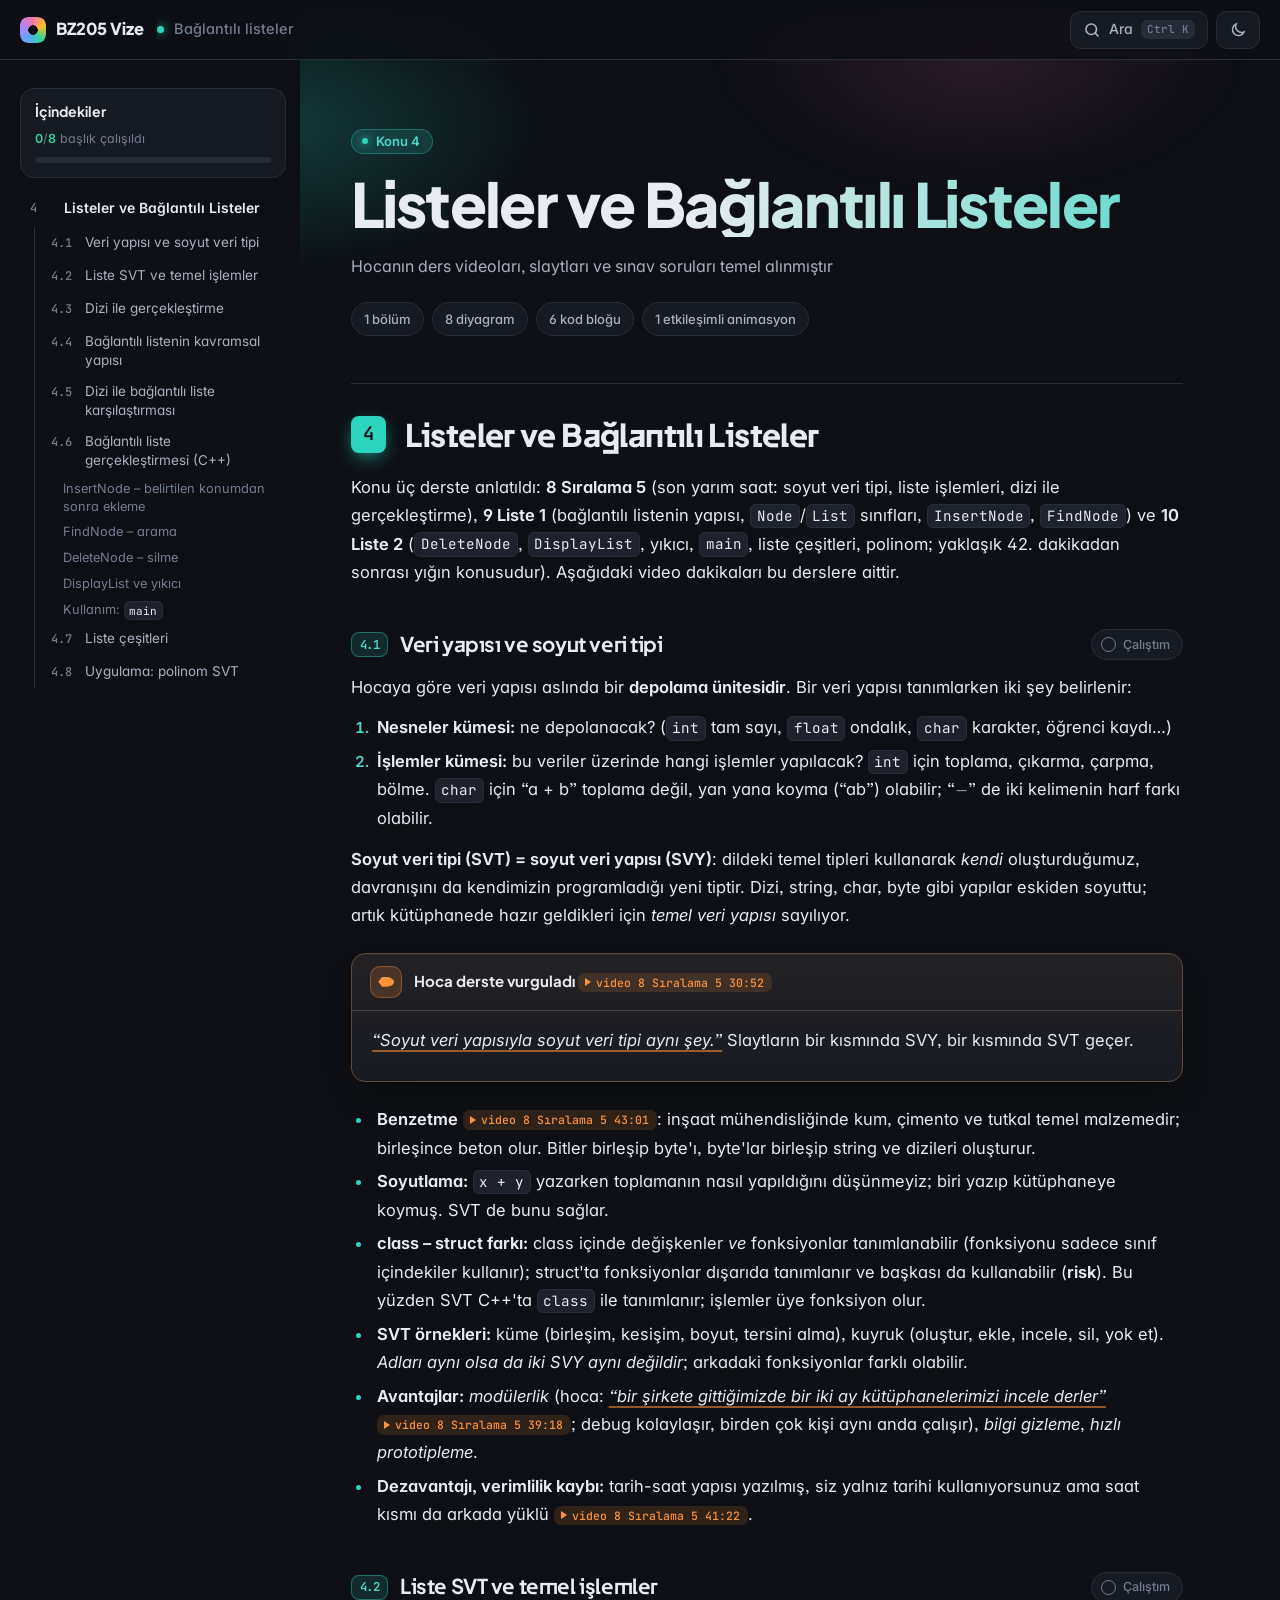
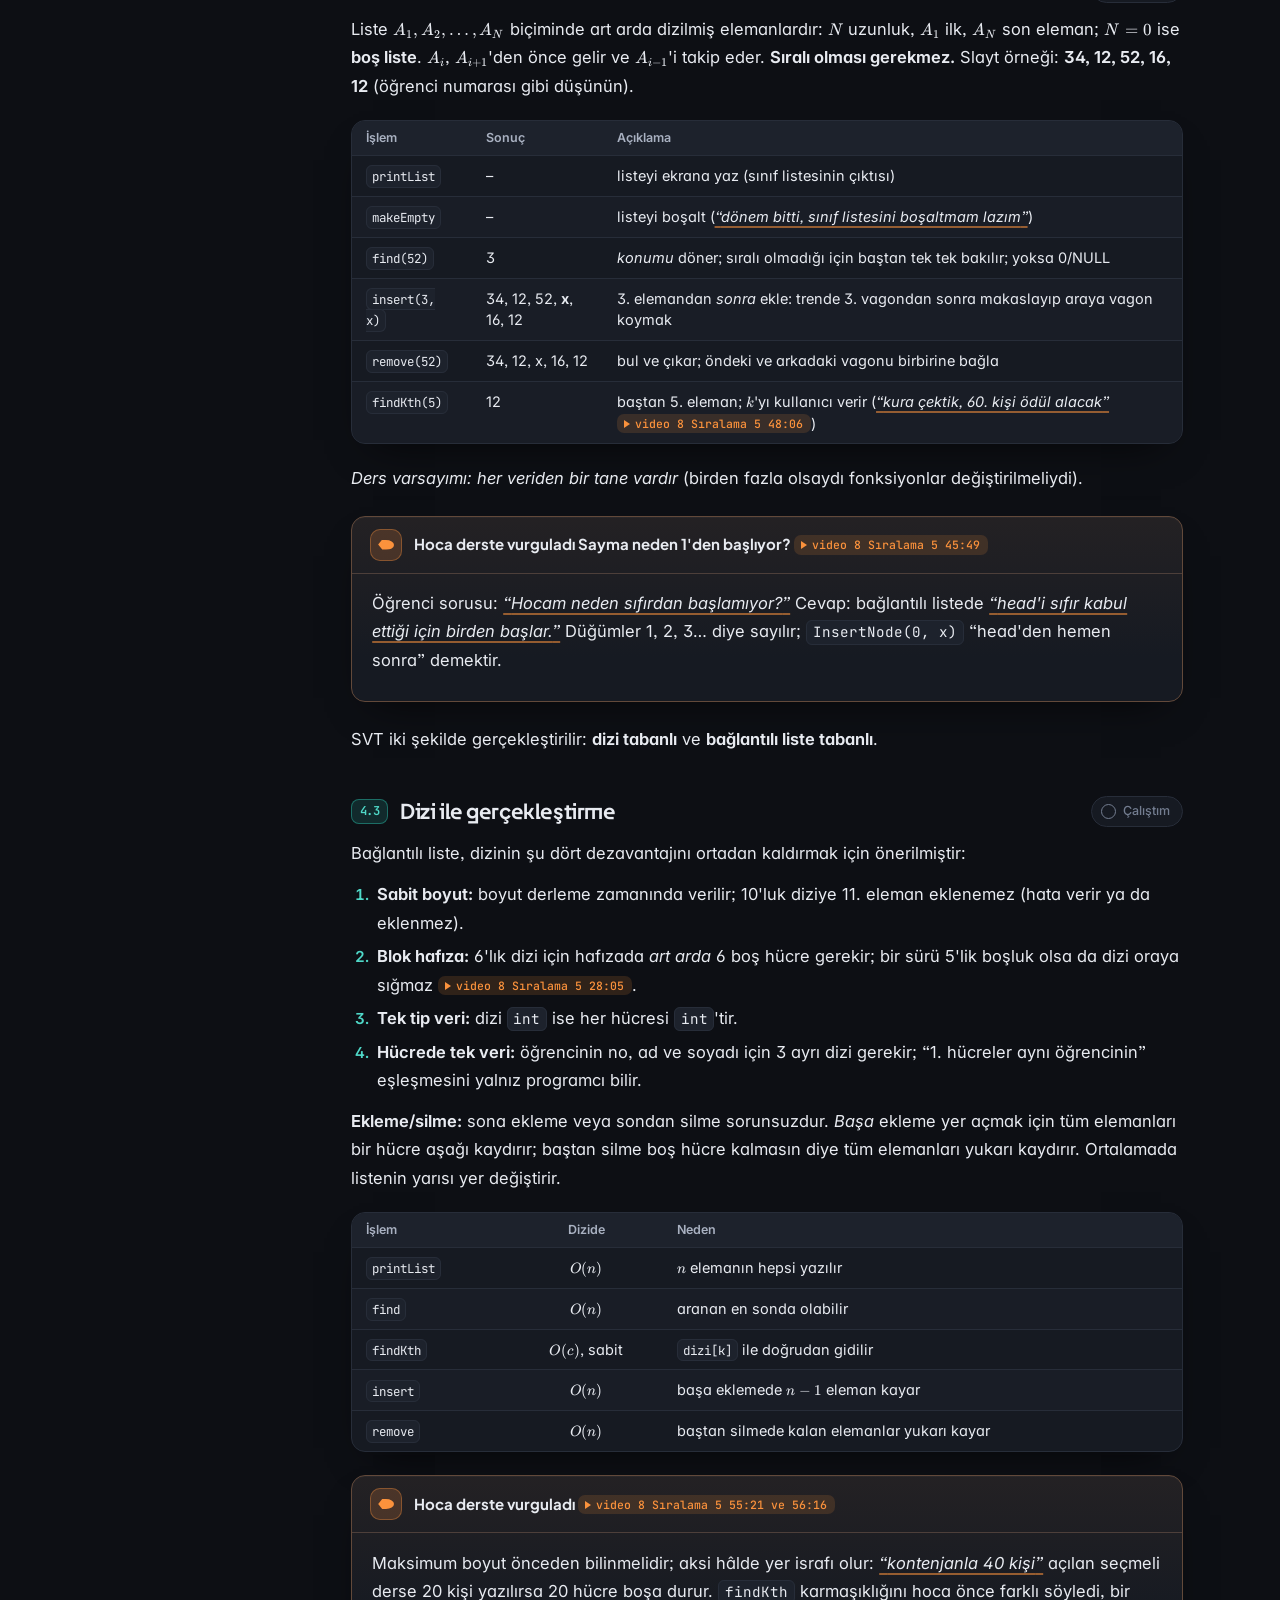
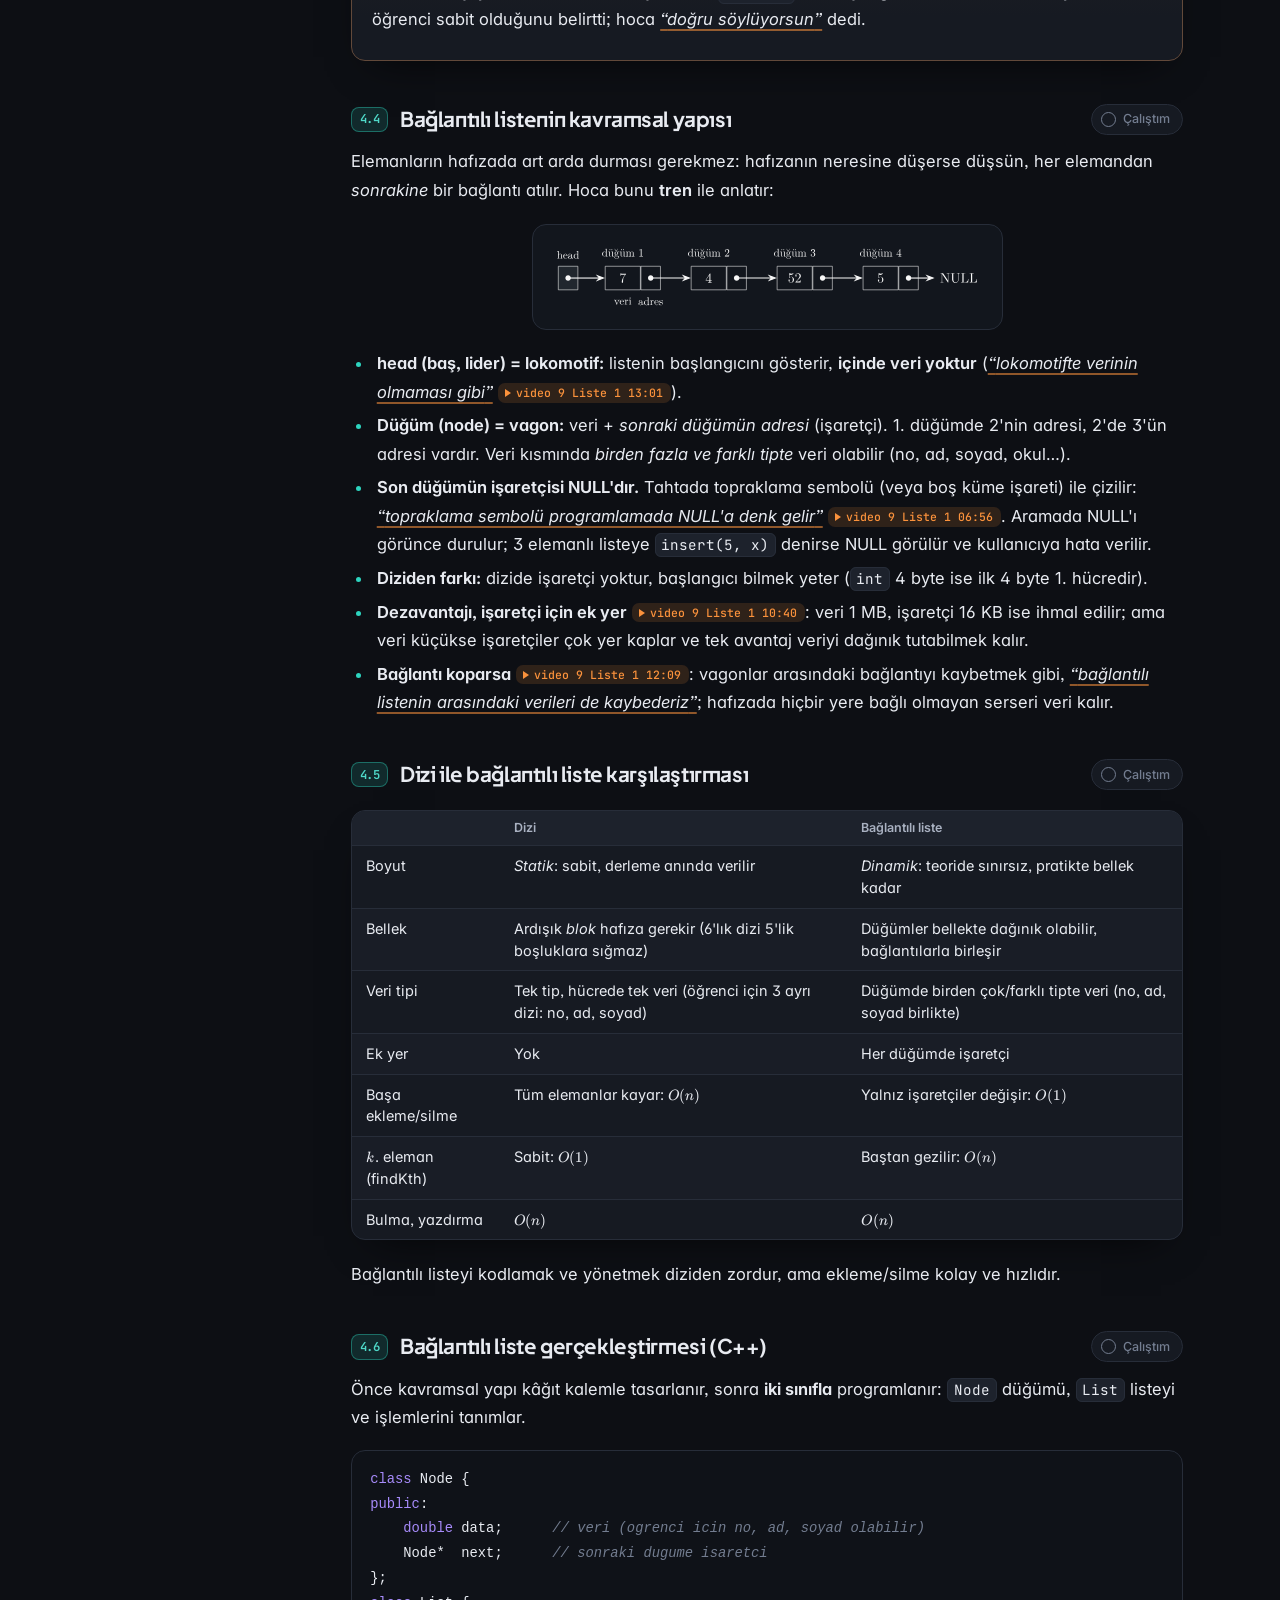
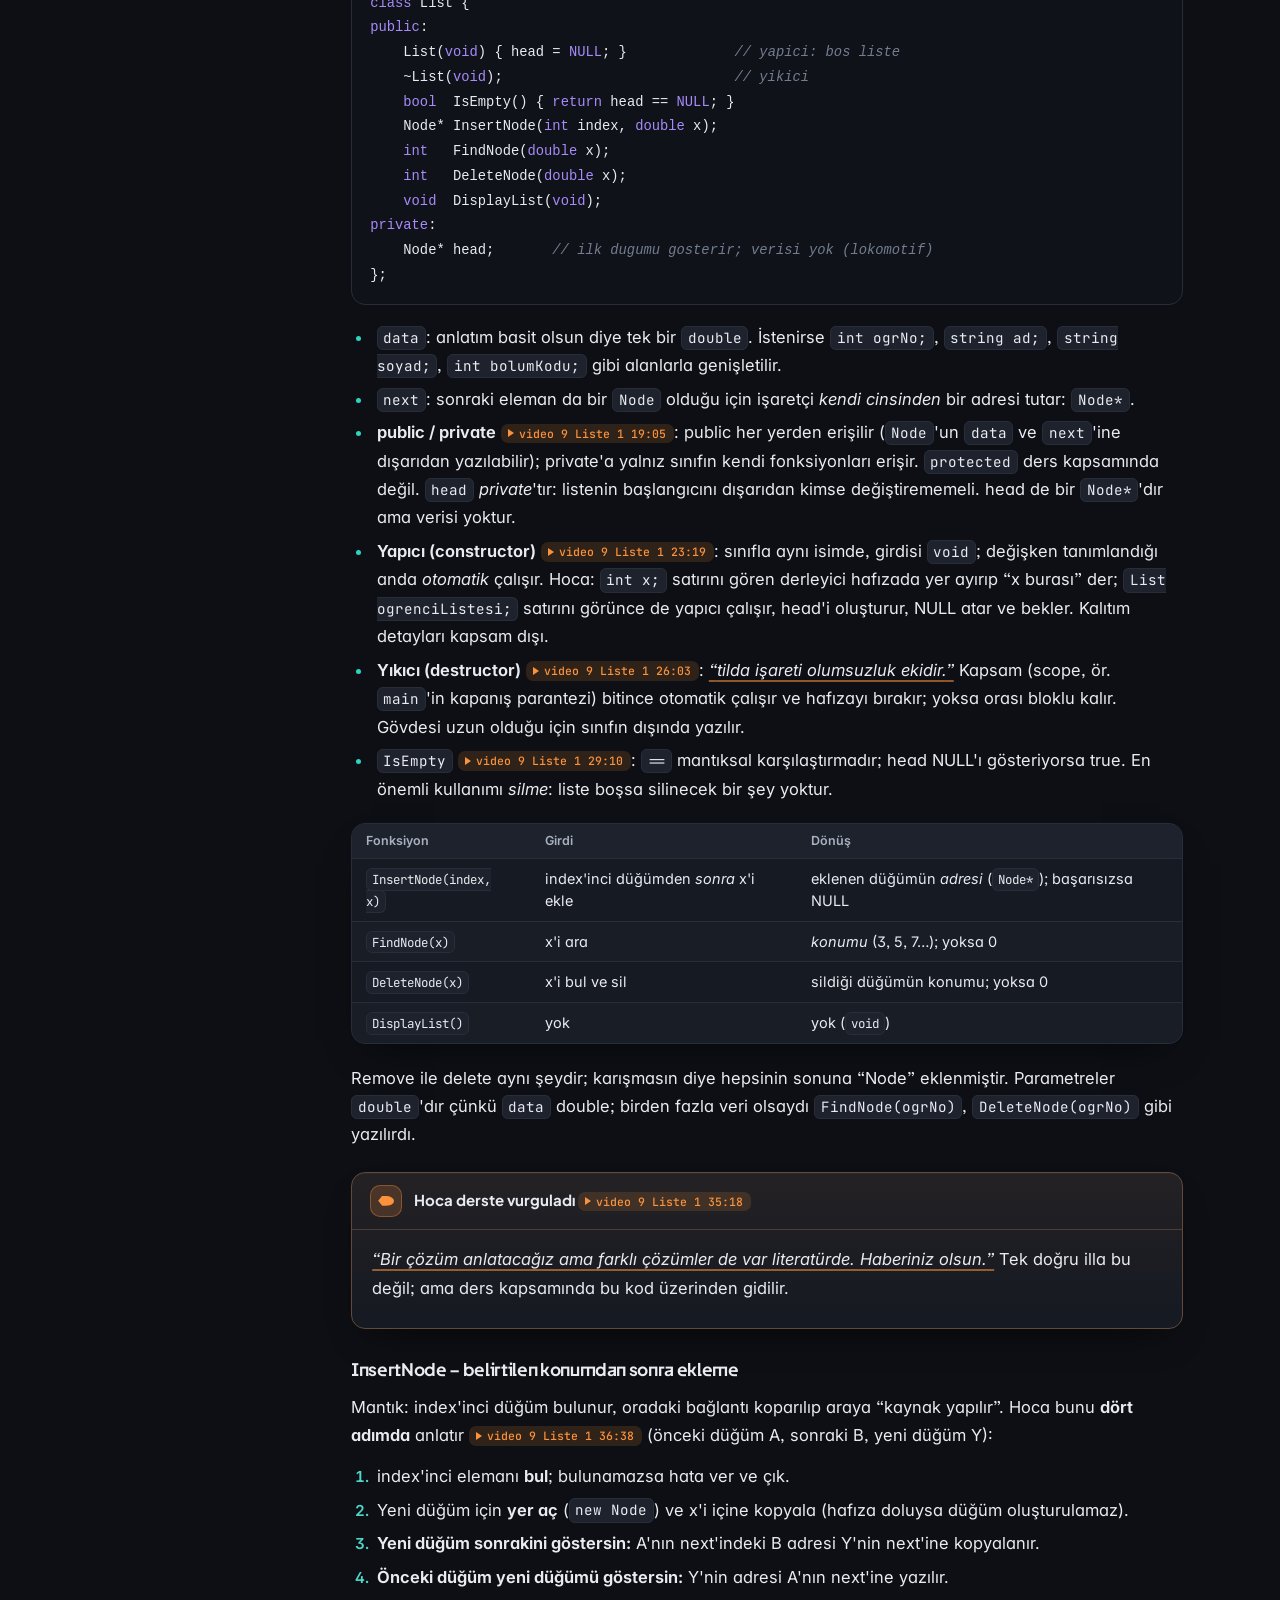
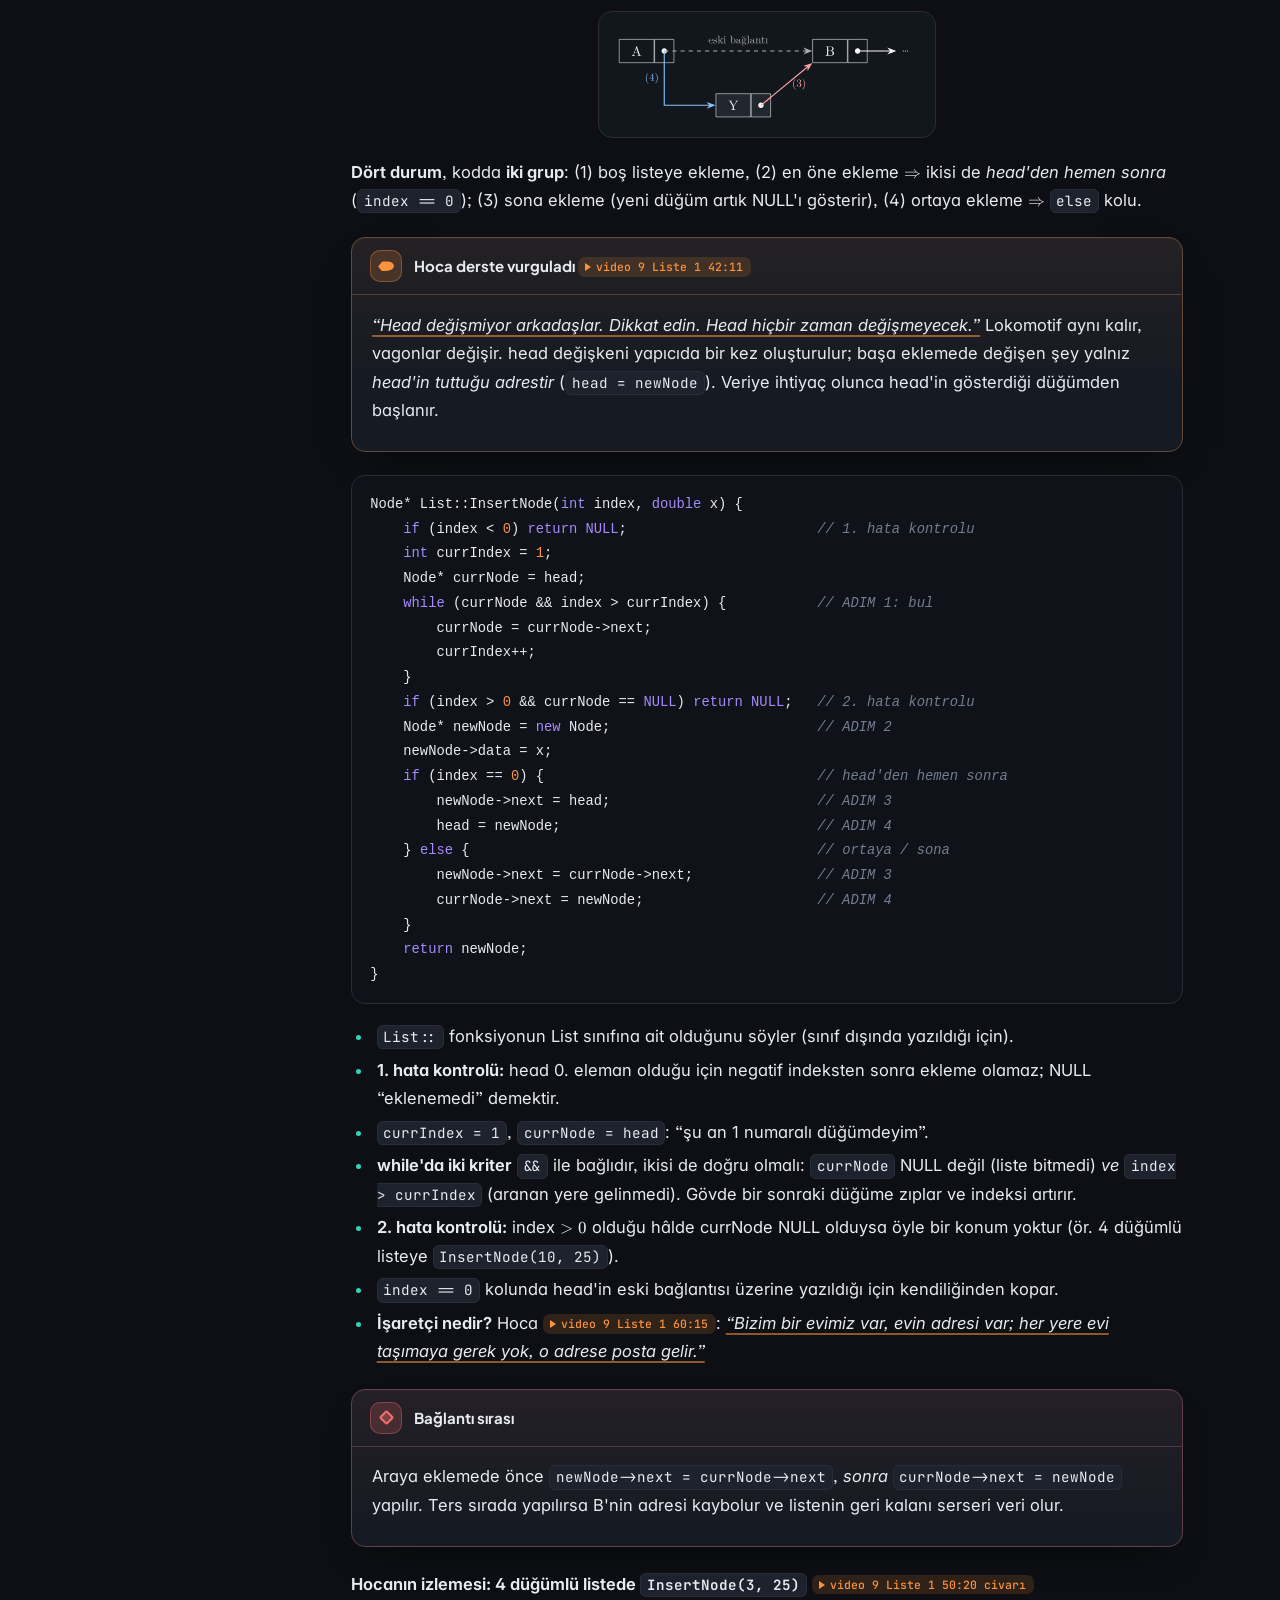
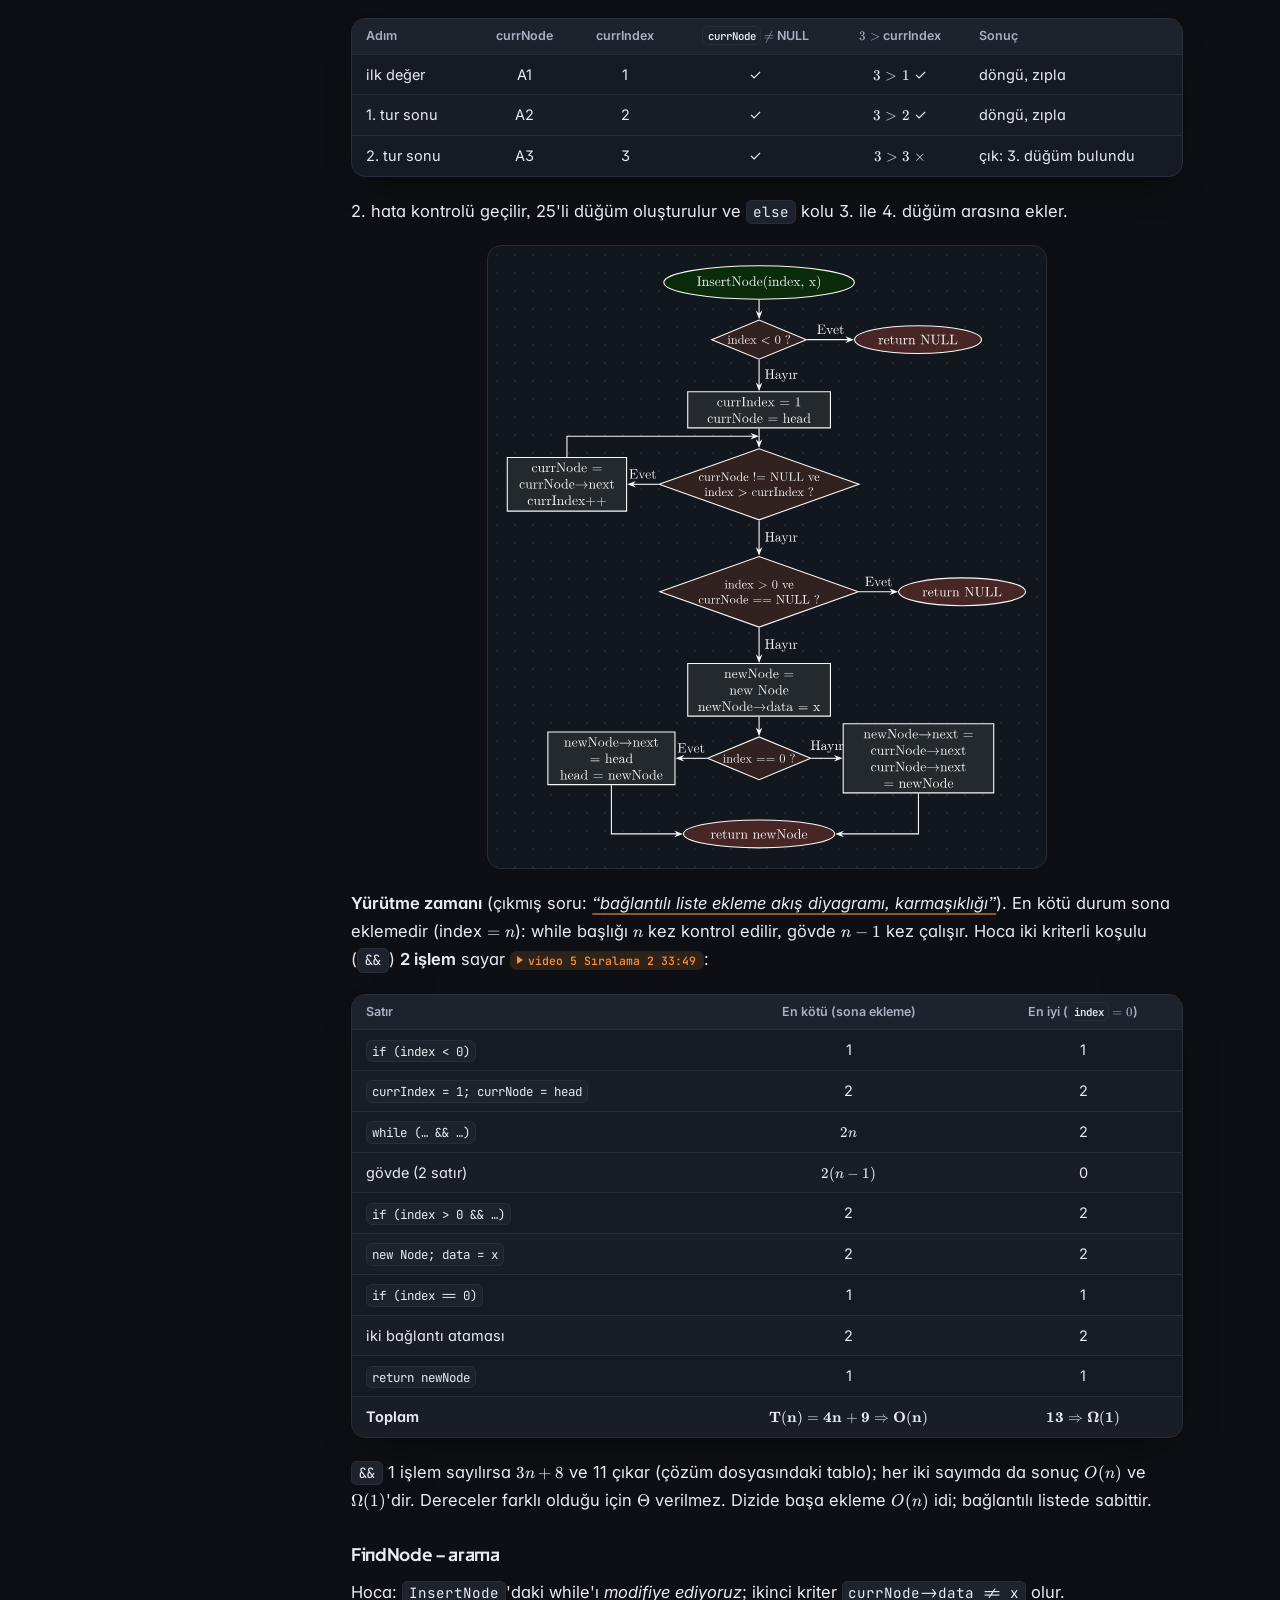
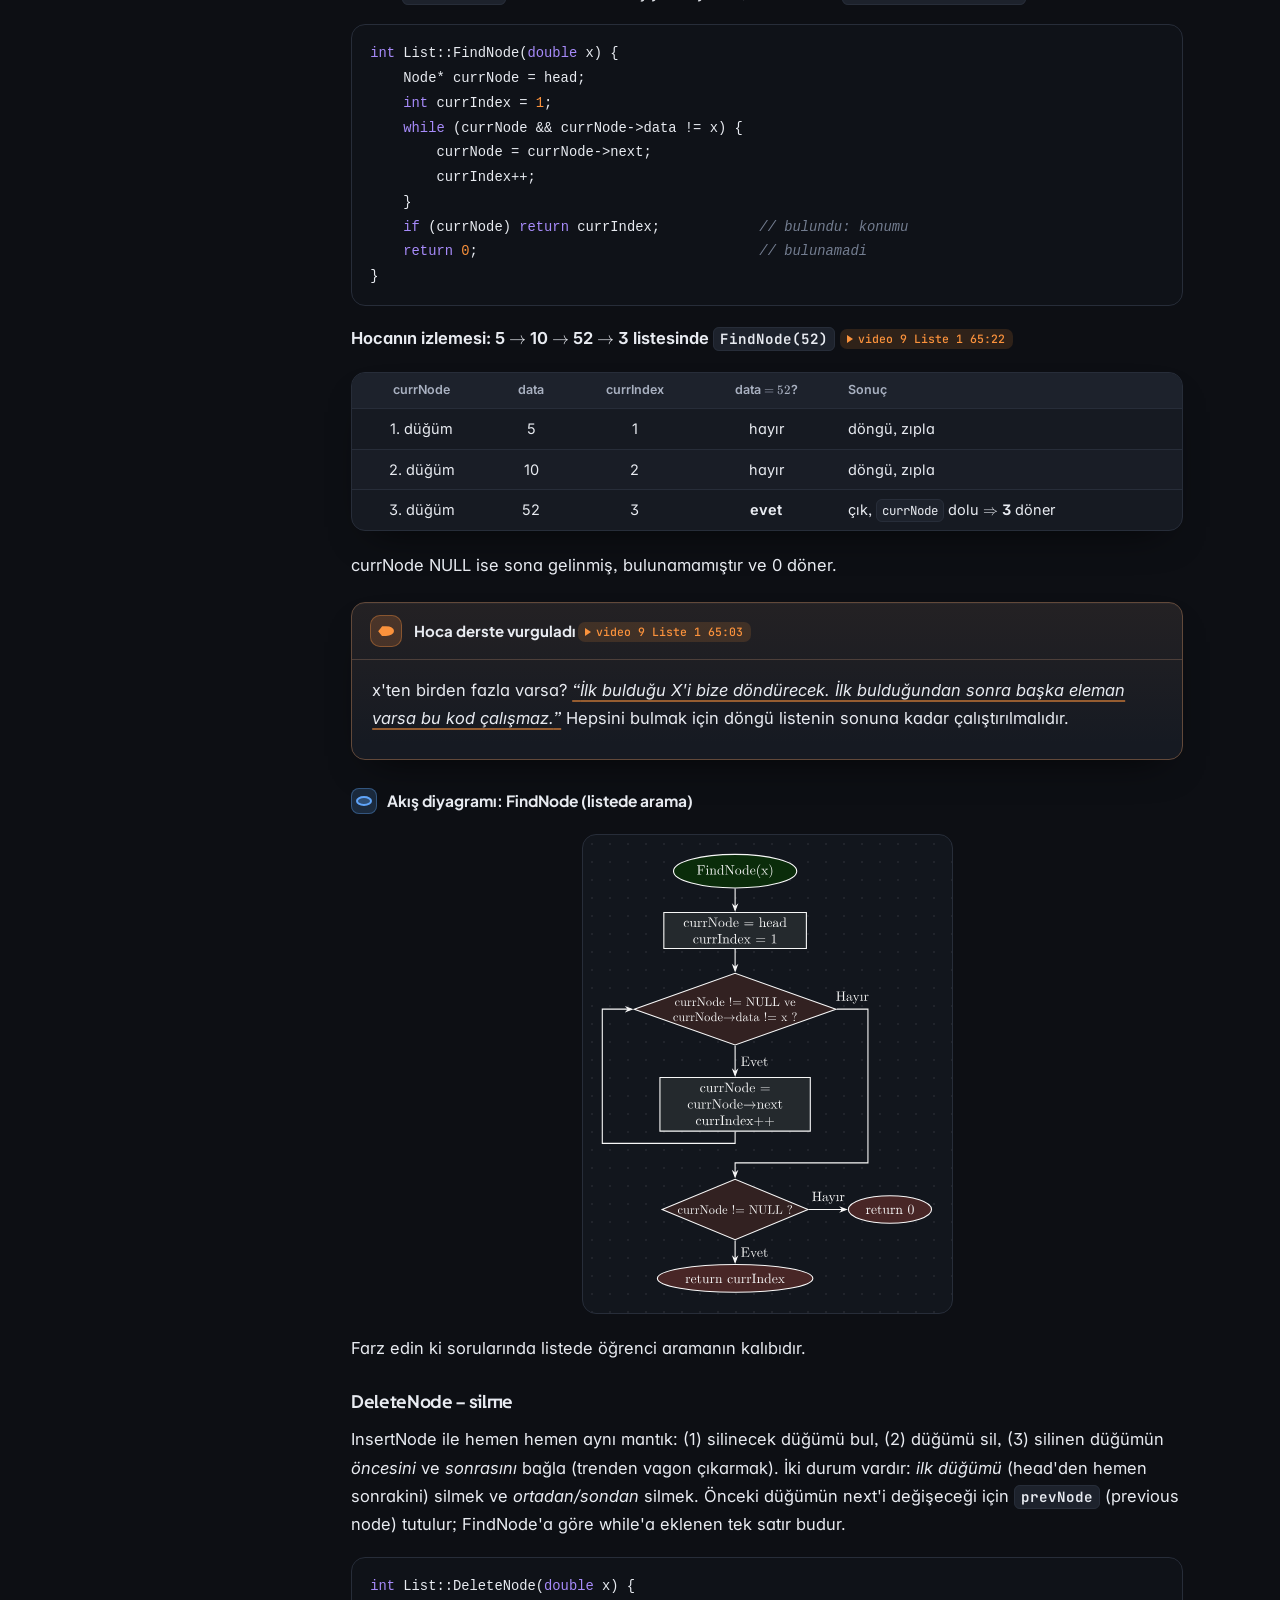
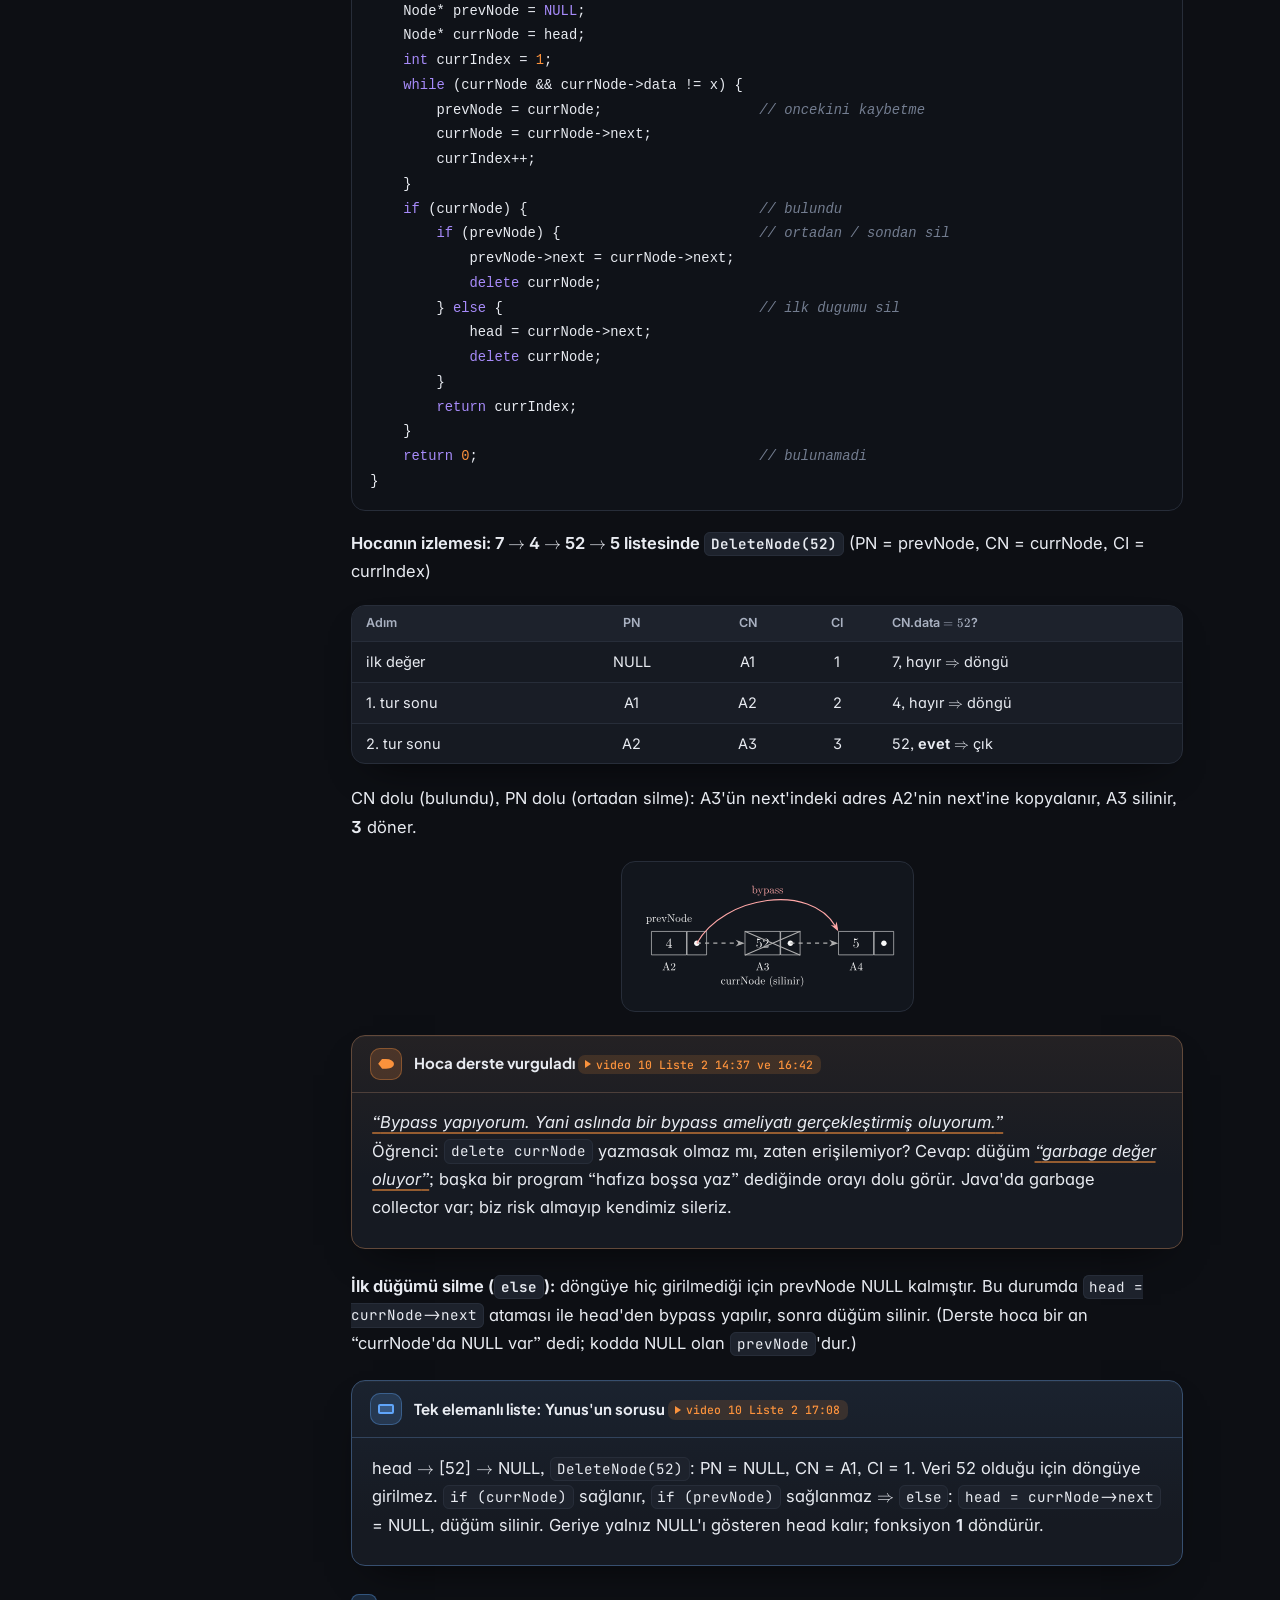
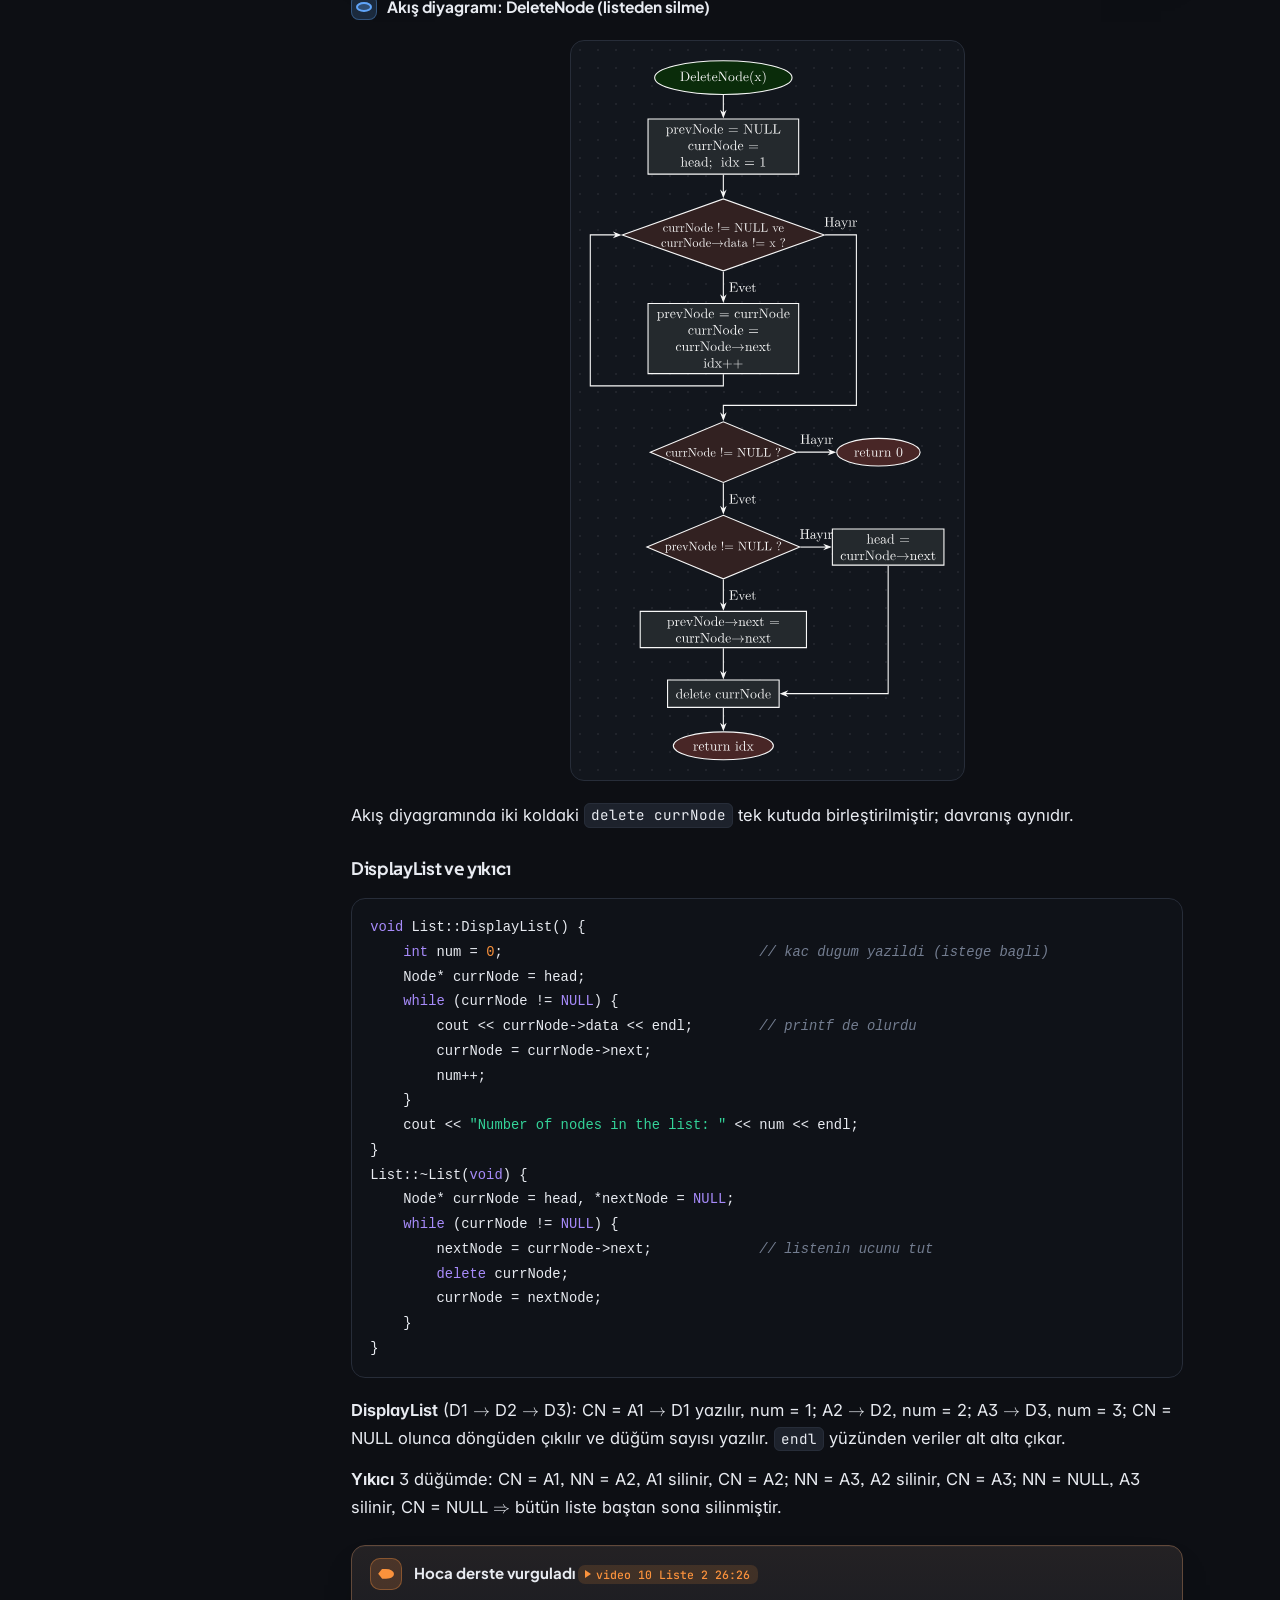
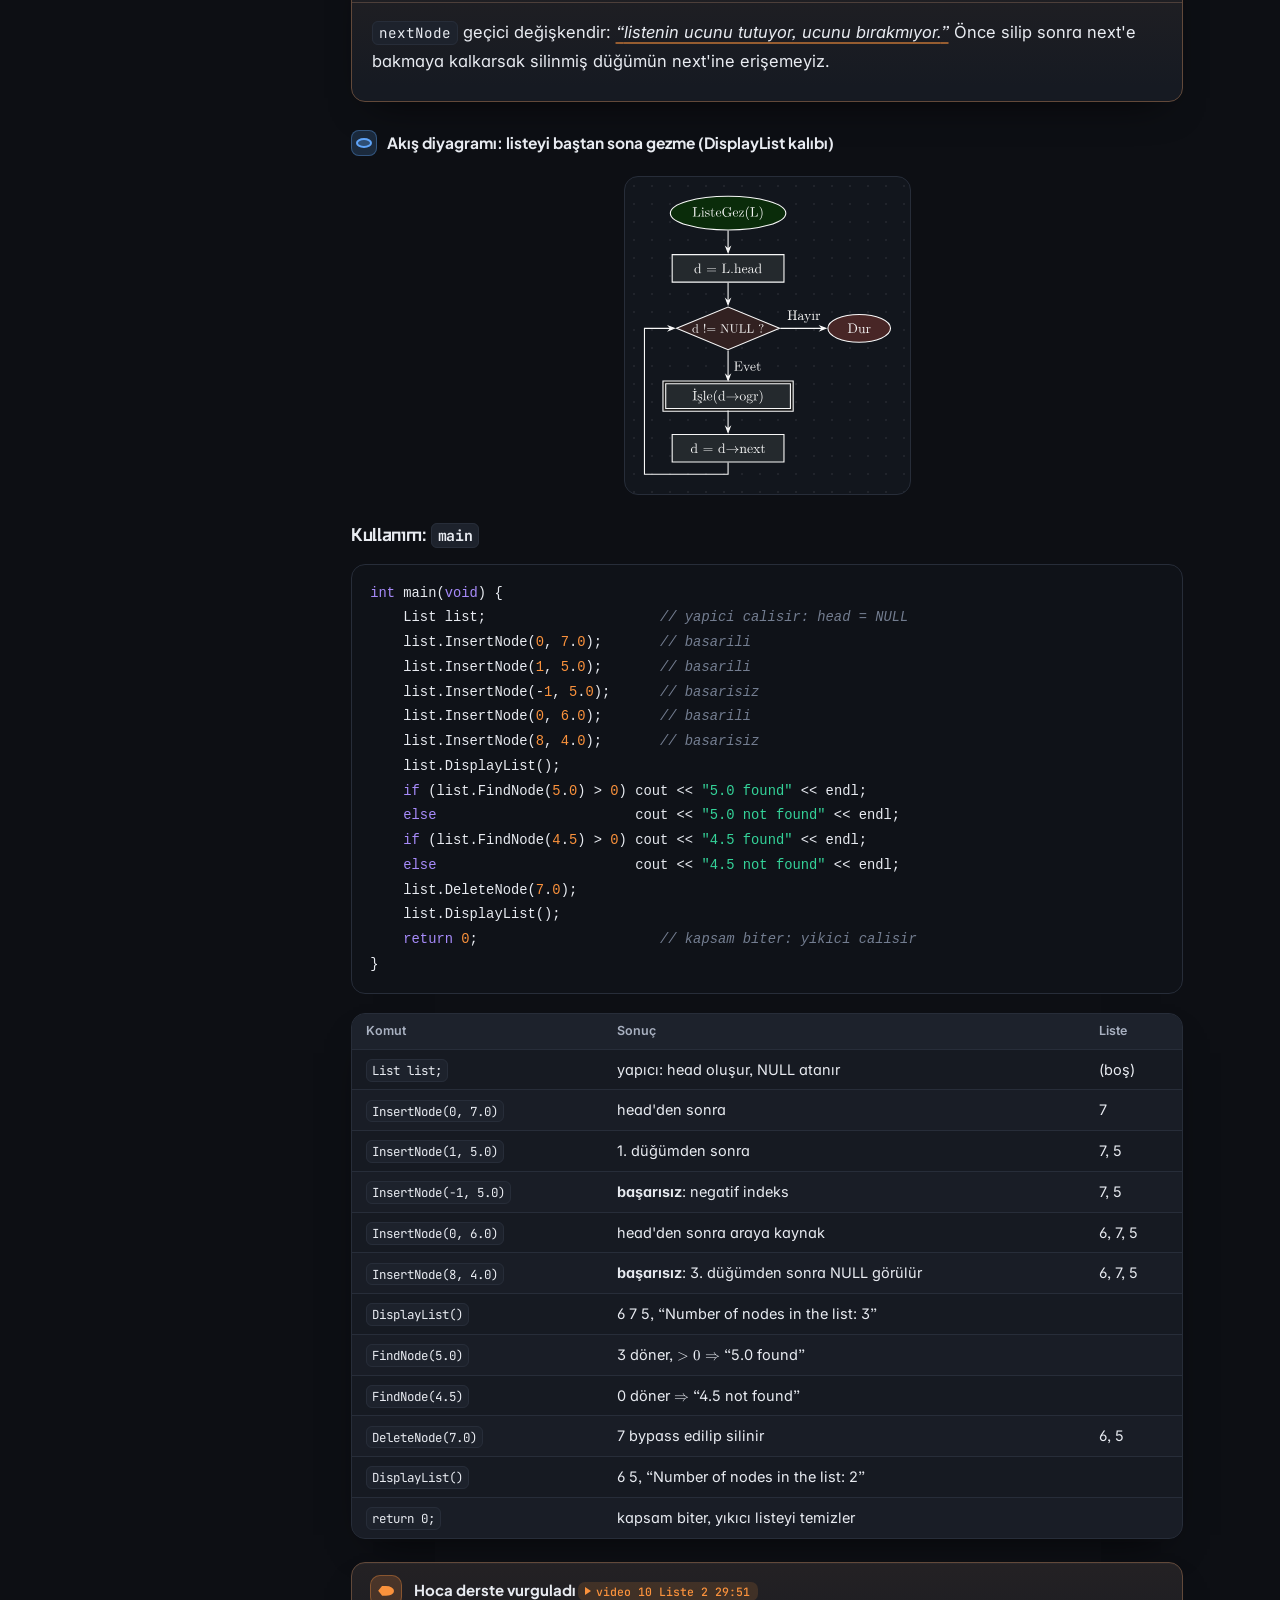
<file: html/konu-04-liste.html>
<!doctype html>
<html lang="tr">
<head>
<meta charset="utf-8">
<meta name="viewport" content="width=device-width, initial-scale=1">
<title>Listeler ve Bağlantılı Listeler | BZ205 Vize</title>
<script>var t='dark';try{t=localStorage.getItem('bz205:theme')||'dark';}catch(e){}document.documentElement.dataset.theme=t;</script>
<link rel="preconnect" href="https://fonts.googleapis.com"><link rel="preconnect" href="https://fonts.gstatic.com" crossorigin><link href="https://fonts.googleapis.com/css2?family=Inter:ital,opsz,wght@0,14..32,400;0,14..32,500;0,14..32,600;0,14..32,700;1,14..32,400&family=Plus+Jakarta+Sans:wght@600;700;800&family=JetBrains+Mono:wght@400;500;600&display=swap" rel="stylesheet">
<link rel="stylesheet" href="assets/katex/katex.min.css">
<link rel="stylesheet" href="assets/style.css?v=7de8de52">
<link rel="stylesheet" href="assets/viz.css?v=4ec59e51">
</head>
<body class="doc g-konu" data-page="konu-04-liste" data-group="konu" data-unit="h3" data-title="Bağlantılı listeler" style="--accent:#2DD4BF">
<div class="readbar"><span></span></div>
<header class="topbar">
  <button class="tb-btn menu" id="menuBtn" type="button" aria-label="İçindekiler"><span class="ic ic-menu"></span></button>
  <a class="brand" href="../index.html"><span class="brand-dot"></span>BZ205 Vize</a>
  <span class="crumb">Bağlantılı listeler</span>
  <div class="tb-actions">
    <button class="tb-btn sbtn" id="searchBtn" type="button"><span class="ic ic-search"></span><span class="lbl">Ara</span><kbd>Ctrl K</kbd></button>
    
    <button class="tb-btn" id="themeBtn" type="button" aria-label="Tema değiştir"><span class="ic ic-theme"></span></button>
  </div>
</header>
<div class="layout">
  <aside class="toc" id="toc">
    <div class="toc-head">
      <span>İçindekiler</span>
      <span class="toc-prog"><b id="pgDone">0</b>/<b id="pgAll">8</b> başlık çalışıldı</span>
      <span class="meter"><i id="pgBar"></i></span>
    </div>
    <nav><ol class="toc-l"><li class="t2"><a href="#listeler-ve-baglantili-listeler"><span class="tn">4</span><span>Listeler ve Bağlantılı Listeler</span></a><ol class="toc-s"><li class="t3"><a href="#veri-yapisi-ve-soyut-veri-tipi"><span class="tn">4.1</span><span>Veri yapısı ve soyut veri tipi</span></a></li><li class="t3"><a href="#liste-svt-ve-temel-islemler"><span class="tn">4.2</span><span>Liste SVT ve temel işlemler</span></a></li><li class="t3"><a href="#dizi-ile-gerceklestirme"><span class="tn">4.3</span><span>Dizi ile gerçekleştirme</span></a></li><li class="t3"><a href="#baglantili-listenin-kavramsal-yapisi"><span class="tn">4.4</span><span>Bağlantılı listenin kavramsal yapısı</span></a></li><li class="t3"><a href="#dizi-ile-baglantili-liste-karsilastirmasi"><span class="tn">4.5</span><span>Dizi ile bağlantılı liste karşılaştırması</span></a></li><li class="t3"><a href="#baglantili-liste-gerceklestirmesi-c"><span class="tn">4.6</span><span>Bağlantılı liste gerçekleştirmesi (C++)</span></a></li><li class="t4"><a href="#insertnode-belirtilen-konumdan-sonra-ekleme"><span class="tn"></span><span>InsertNode – belirtilen konumdan sonra ekleme</span></a></li><li class="t4"><a href="#findnode-arama"><span class="tn"></span><span>FindNode – arama</span></a></li><li class="t4"><a href="#deletenode-silme"><span class="tn"></span><span>DeleteNode – silme</span></a></li><li class="t4"><a href="#displaylist-ve-yikici"><span class="tn"></span><span>DisplayList ve yıkıcı</span></a></li><li class="t4"><a href="#kullanim-main"><span class="tn"></span><span>Kullanım: <code class="tt">main</code></span></a></li><li class="t3"><a href="#liste-cesitleri"><span class="tn">4.7</span><span>Liste çeşitleri</span></a></li><li class="t3"><a href="#uygulama-polinom-svt"><span class="tn">4.8</span><span>Uygulama: polinom SVT</span></a></li></ol></li></ol></nav>
  </aside>
  <main class="content" id="content">
    <header class="doc-hero">
      <p class="kicker">Konu 4</p>
      <h1><span class="fs-l">Listeler ve Bağlantılı Listeler</span></h1>
      <p class="byline">Hocanın ders videoları, slaytları ve sınav soruları temel alınmıştır</p>
      <ul class="chips"><li>1 bölüm</li><li>8 diyagram</li><li>6 kod bloğu</li><li>1 etkileşimli animasyon</li></ul>
    </header>
    <article class="prose">
<h2 id="listeler-ve-baglantili-listeler" class="h"><span class="num">4</span><span class="ht">Listeler ve Bağlantılı Listeler</span></h2>
<p>Konu üç derste anlatıldı: <strong>8 Sıralama 5</strong> (son yarım saat: soyut veri tipi, liste işlemleri, dizi ile gerçekleştirme), <strong>9 Liste 1</strong> (bağlantılı listenin yapısı, <code class="tt">Node</code>/<code class="tt">List</code> sınıfları, <code class="tt">InsertNode</code>, <code class="tt">FindNode</code>) ve <strong>10 Liste 2</strong> (<code class="tt">DeleteNode</code>, <code class="tt">DisplayList</code>, yıkıcı, <code class="tt">main</code>, liste çeşitleri, polinom; yaklaşık 42. dakikadan sonrası yığın konusudur). Aşağıdaki video dakikaları bu derslere aittir.</p>
<h3 id="veri-yapisi-ve-soyut-veri-tipi" class="h"><span class="num">4.1</span><span class="ht">Veri yapısı ve soyut veri tipi</span></h3>
<p>Hocaya göre veri yapısı aslında bir <strong>depolama ünitesidir</strong>. Bir veri yapısı tanımlarken iki şey belirlenir:</p>
<ol class="l"><li><strong>Nesneler kümesi:</strong> ne depolanacak? (<code class="tt">int</code> tam sayı, <code class="tt">float</code> ondalık, <code class="tt">char</code> karakter, öğrenci kaydı…)</li><li><strong>İşlemler kümesi:</strong> bu veriler üzerinde hangi işlemler yapılacak? <code class="tt">int</code> için toplama, çıkarma, çarpma, bölme. <code class="tt">char</code> için “a + b” toplama değil, yan yana koyma (“ab”) olabilir; “<span class="katex"><span class="katex-html" aria-hidden="true"><span class="base"><span class="strut" style="height:0.6667em;vertical-align:-0.0833em;"></span><span class="mord">−</span></span></span></span>” de iki kelimenin harf farkı olabilir.</li></ol>
<p><strong>Soyut veri tipi (SVT) = soyut veri yapısı (SVY)</strong>: dildeki temel tipleri kullanarak <em>kendi</em> oluşturduğumuz, davranışını da kendimizin programladığı yeni tiptir. Dizi, string, char, byte gibi yapılar eskiden soyuttu; artık kütüphanede hazır geldikleri için <em>temel veri yapısı</em> sayılıyor.</p>
<section class="box box-hoca"><div class="box-h"><i class="shape s-ekran"></i><span class="bt">Hoca derste vurguladı <span class="zd" title="Ders videosu ve dakikası">video 8 Sıralama 5 30:52</span></span></div><div class="box-b"><p><q class="alinti">Soyut veri yapısıyla soyut veri tipi aynı şey.</q> Slaytların bir kısmında SVY, bir kısmında SVT geçer.</p></div></section>
<ul class="l"><li><strong>Benzetme</strong> <span class="zd" title="Ders videosu ve dakikası">video 8 Sıralama 5 43:01</span>: inşaat mühendisliğinde kum, çimento ve tutkal temel malzemedir; birleşince beton olur. Bitler birleşip byte'ı, byte'lar birleşip string ve dizileri oluşturur.</li><li><strong>Soyutlama:</strong> <code class="tt">x + y</code> yazarken toplamanın nasıl yapıldığını düşünmeyiz; biri yazıp kütüphaneye koymuş. SVT de bunu sağlar.</li><li><strong>class – struct farkı:</strong> class içinde değişkenler <em>ve</em> fonksiyonlar tanımlanabilir (fonksiyonu sadece sınıf içindekiler kullanır); struct'ta fonksiyonlar dışarıda tanımlanır ve başkası da kullanabilir (<strong>risk</strong>). Bu yüzden SVT C++'ta <code class="tt">class</code> ile tanımlanır; işlemler üye fonksiyon olur.</li><li><strong>SVT örnekleri:</strong> küme (birleşim, kesişim, boyut, tersini alma), kuyruk (oluştur, ekle, incele, sil, yok et). <em>Adları aynı olsa da iki SVY aynı değildir</em>; arkadaki fonksiyonlar farklı olabilir.</li><li><strong>Avantajlar:</strong> <em>modülerlik</em> (hoca: <q class="alinti">bir şirkete gittiğimizde bir iki ay kütüphanelerimizi incele derler</q> <span class="zd" title="Ders videosu ve dakikası">video 8 Sıralama 5 39:18</span>; debug kolaylaşır, birden çok kişi aynı anda çalışır), <em>bilgi gizleme</em>, <em>hızlı prototipleme</em>.</li><li><strong>Dezavantajı, verimlilik kaybı:</strong> tarih-saat yapısı yazılmış, siz yalnız tarihi kullanıyorsunuz ama saat kısmı da arkada yüklü <span class="zd" title="Ders videosu ve dakikası">video 8 Sıralama 5 41:22</span>.</li></ul>
<h3 id="liste-svt-ve-temel-islemler" class="h"><span class="num">4.2</span><span class="ht">Liste SVT ve temel işlemler</span></h3>
<p>Liste <span class="katex"><span class="katex-html" aria-hidden="true"><span class="base"><span class="strut" style="height:0.8778em;vertical-align:-0.1944em;"></span><span class="mord"><span class="mord mathnormal">A</span><span class="msupsub"><span class="vlist-t vlist-t2"><span class="vlist-r"><span class="vlist" style="height:0.3011em;"><span style="top:-2.55em;margin-left:0em;margin-right:0.05em;"><span class="pstrut" style="height:2.7em;"></span><span class="sizing reset-size6 size3 mtight"><span class="mord mtight">1</span></span></span></span><span class="vlist-s">​</span></span><span class="vlist-r"><span class="vlist" style="height:0.15em;"><span></span></span></span></span></span></span><span class="mpunct">,</span><span class="mspace" style="margin-right:0.1667em;"></span><span class="mord"><span class="mord mathnormal">A</span><span class="msupsub"><span class="vlist-t vlist-t2"><span class="vlist-r"><span class="vlist" style="height:0.3011em;"><span style="top:-2.55em;margin-left:0em;margin-right:0.05em;"><span class="pstrut" style="height:2.7em;"></span><span class="sizing reset-size6 size3 mtight"><span class="mord mtight">2</span></span></span></span><span class="vlist-s">​</span></span><span class="vlist-r"><span class="vlist" style="height:0.15em;"><span></span></span></span></span></span></span><span class="mpunct">,</span><span class="mspace" style="margin-right:0.1667em;"></span><span class="minner">…</span><span class="mspace" style="margin-right:0.1667em;"></span><span class="mpunct">,</span><span class="mspace" style="margin-right:0.1667em;"></span><span class="mord"><span class="mord mathnormal">A</span><span class="msupsub"><span class="vlist-t vlist-t2"><span class="vlist-r"><span class="vlist" style="height:0.3283em;"><span style="top:-2.55em;margin-left:0em;margin-right:0.05em;"><span class="pstrut" style="height:2.7em;"></span><span class="sizing reset-size6 size3 mtight"><span class="mord mathnormal mtight" style="margin-right:0.10903em;">N</span></span></span></span><span class="vlist-s">​</span></span><span class="vlist-r"><span class="vlist" style="height:0.15em;"><span></span></span></span></span></span></span></span></span></span> biçiminde art arda dizilmiş elemanlardır: <span class="katex"><span class="katex-html" aria-hidden="true"><span class="base"><span class="strut" style="height:0.6833em;"></span><span class="mord mathnormal" style="margin-right:0.10903em;">N</span></span></span></span> uzunluk, <span class="katex"><span class="katex-html" aria-hidden="true"><span class="base"><span class="strut" style="height:0.8333em;vertical-align:-0.15em;"></span><span class="mord"><span class="mord mathnormal">A</span><span class="msupsub"><span class="vlist-t vlist-t2"><span class="vlist-r"><span class="vlist" style="height:0.3011em;"><span style="top:-2.55em;margin-left:0em;margin-right:0.05em;"><span class="pstrut" style="height:2.7em;"></span><span class="sizing reset-size6 size3 mtight"><span class="mord mtight">1</span></span></span></span><span class="vlist-s">​</span></span><span class="vlist-r"><span class="vlist" style="height:0.15em;"><span></span></span></span></span></span></span></span></span></span> ilk, <span class="katex"><span class="katex-html" aria-hidden="true"><span class="base"><span class="strut" style="height:0.8333em;vertical-align:-0.15em;"></span><span class="mord"><span class="mord mathnormal">A</span><span class="msupsub"><span class="vlist-t vlist-t2"><span class="vlist-r"><span class="vlist" style="height:0.3283em;"><span style="top:-2.55em;margin-left:0em;margin-right:0.05em;"><span class="pstrut" style="height:2.7em;"></span><span class="sizing reset-size6 size3 mtight"><span class="mord mathnormal mtight" style="margin-right:0.10903em;">N</span></span></span></span><span class="vlist-s">​</span></span><span class="vlist-r"><span class="vlist" style="height:0.15em;"><span></span></span></span></span></span></span></span></span></span> son eleman; <span class="katex"><span class="katex-html" aria-hidden="true"><span class="base"><span class="strut" style="height:0.6833em;"></span><span class="mord mathnormal" style="margin-right:0.10903em;">N</span><span class="mspace" style="margin-right:0.2778em;"></span><span class="mrel">=</span><span class="mspace" style="margin-right:0.2778em;"></span></span><span class="base"><span class="strut" style="height:0.6444em;"></span><span class="mord">0</span></span></span></span> ise <strong>boş liste</strong>. <span class="katex"><span class="katex-html" aria-hidden="true"><span class="base"><span class="strut" style="height:0.8333em;vertical-align:-0.15em;"></span><span class="mord"><span class="mord mathnormal">A</span><span class="msupsub"><span class="vlist-t vlist-t2"><span class="vlist-r"><span class="vlist" style="height:0.3117em;"><span style="top:-2.55em;margin-left:0em;margin-right:0.05em;"><span class="pstrut" style="height:2.7em;"></span><span class="sizing reset-size6 size3 mtight"><span class="mord mathnormal mtight">i</span></span></span></span><span class="vlist-s">​</span></span><span class="vlist-r"><span class="vlist" style="height:0.15em;"><span></span></span></span></span></span></span></span></span></span>, <span class="katex"><span class="katex-html" aria-hidden="true"><span class="base"><span class="strut" style="height:0.8917em;vertical-align:-0.2083em;"></span><span class="mord"><span class="mord mathnormal">A</span><span class="msupsub"><span class="vlist-t vlist-t2"><span class="vlist-r"><span class="vlist" style="height:0.3117em;"><span style="top:-2.55em;margin-left:0em;margin-right:0.05em;"><span class="pstrut" style="height:2.7em;"></span><span class="sizing reset-size6 size3 mtight"><span class="mord mtight"><span class="mord mathnormal mtight">i</span><span class="mbin mtight">+</span><span class="mord mtight">1</span></span></span></span></span><span class="vlist-s">​</span></span><span class="vlist-r"><span class="vlist" style="height:0.2083em;"><span></span></span></span></span></span></span></span></span></span>'den önce gelir ve <span class="katex"><span class="katex-html" aria-hidden="true"><span class="base"><span class="strut" style="height:0.8917em;vertical-align:-0.2083em;"></span><span class="mord"><span class="mord mathnormal">A</span><span class="msupsub"><span class="vlist-t vlist-t2"><span class="vlist-r"><span class="vlist" style="height:0.3117em;"><span style="top:-2.55em;margin-left:0em;margin-right:0.05em;"><span class="pstrut" style="height:2.7em;"></span><span class="sizing reset-size6 size3 mtight"><span class="mord mtight"><span class="mord mathnormal mtight">i</span><span class="mbin mtight">−</span><span class="mord mtight">1</span></span></span></span></span><span class="vlist-s">​</span></span><span class="vlist-r"><span class="vlist" style="height:0.2083em;"><span></span></span></span></span></span></span></span></span></span>'i takip eder. <strong>Sıralı olması gerekmez.</strong> Slayt örneği: <strong>34, 12, 52, 16, 12</strong> (öğrenci numarası gibi düşünün).</p>
<div class="center"><div class="tbl-wrap"><table class="tbl"><thead><tr><th>İşlem</th><th>Sonuç</th><th>Açıklama</th></tr></thead><tbody><tr><td><code class="tt">printList</code></td><td>–</td><td>listeyi ekrana yaz (sınıf listesinin çıktısı)</td></tr><tr><td><code class="tt">makeEmpty</code></td><td>–</td><td>listeyi boşalt (<q class="alinti">dönem bitti, sınıf listesini boşaltmam lazım</q>)</td></tr><tr><td><code class="tt">find(52)</code></td><td>3</td><td><em>konumu</em> döner; sıralı olmadığı için baştan tek tek bakılır; yoksa 0/NULL</td></tr><tr><td><code class="tt">insert(3, x)</code></td><td>34, 12, 52, <strong>x</strong>, 16, 12</td><td>3. elemandan <em>sonra</em> ekle: trende 3. vagondan sonra makaslayıp araya vagon koymak</td></tr><tr><td><code class="tt">remove(52)</code></td><td>34, 12, x, 16, 12</td><td>bul ve çıkar; öndeki ve arkadaki vagonu birbirine bağla</td></tr><tr><td><code class="tt">findKth(5)</code></td><td>12</td><td>baştan 5. eleman; <span class="katex"><span class="katex-html" aria-hidden="true"><span class="base"><span class="strut" style="height:0.6944em;"></span><span class="mord mathnormal" style="margin-right:0.03148em;">k</span></span></span></span>'yı kullanıcı verir (<q class="alinti">kura çektik, 60. kişi ödül alacak</q> <span class="zd" title="Ders videosu ve dakikası">video 8 Sıralama 5 48:06</span>)</td></tr></tbody></table></div></div>
<p><em>Ders varsayımı: her veriden bir tane vardır</em> (birden fazla olsaydı fonksiyonlar değiştirilmeliydi).</p>
<section class="box box-hoca"><div class="box-h"><i class="shape s-ekran"></i><span class="bt">Hoca derste vurguladı Sayma neden 1'den başlıyor? <span class="zd" title="Ders videosu ve dakikası">video 8 Sıralama 5 45:49</span></span></div><div class="box-b"><p>Öğrenci sorusu: <q class="alinti">Hocam neden sıfırdan başlamıyor?</q> Cevap: bağlantılı listede <q class="alinti">head'i sıfır kabul ettiği için birden başlar.</q> Düğümler 1, 2, 3… diye sayılır; <code class="tt">InsertNode(0, x)</code> “head'den hemen sonra” demektir.</p></div></section>
<p>SVT iki şekilde gerçekleştirilir: <strong>dizi tabanlı</strong> ve <strong>bağlantılı liste tabanlı</strong>.</p>
<h3 id="dizi-ile-gerceklestirme" class="h"><span class="num">4.3</span><span class="ht">Dizi ile gerçekleştirme</span></h3>
<p>Bağlantılı liste, dizinin şu dört dezavantajını ortadan kaldırmak için önerilmiştir:</p>
<ol class="l"><li><strong>Sabit boyut:</strong> boyut derleme zamanında verilir; 10'luk diziye 11. eleman eklenemez (hata verir ya da eklenmez).</li><li><strong>Blok hafıza:</strong> 6'lık dizi için hafızada <em>art arda</em> 6 boş hücre gerekir; bir sürü 5'lik boşluk olsa da dizi oraya sığmaz <span class="zd" title="Ders videosu ve dakikası">video 8 Sıralama 5 28:05</span>.</li><li><strong>Tek tip veri:</strong> dizi <code class="tt">int</code> ise her hücresi <code class="tt">int</code>'tir.</li><li><strong>Hücrede tek veri:</strong> öğrencinin no, ad ve soyadı için 3 ayrı dizi gerekir; “1. hücreler aynı öğrencinin” eşleşmesini yalnız programcı bilir.</li></ol>
<p><strong>Ekleme/silme:</strong> sona ekleme veya sondan silme sorunsuzdur. <em>Başa</em> ekleme yer açmak için tüm elemanları bir hücre aşağı kaydırır; baştan silme boş hücre kalmasın diye tüm elemanları yukarı kaydırır. Ortalamada listenin yarısı yer değiştirir.</p>
<div class="center"><div class="tbl-wrap"><table class="tbl"><thead><tr><th>İşlem</th><th class="ac">Dizide</th><th>Neden</th></tr></thead><tbody><tr><td><code class="tt">printList</code></td><td class="ac"><span class="katex"><span class="katex-html" aria-hidden="true"><span class="base"><span class="strut" style="height:1em;vertical-align:-0.25em;"></span><span class="mord mathnormal" style="margin-right:0.02778em;">O</span><span class="mopen">(</span><span class="mord mathnormal">n</span><span class="mclose">)</span></span></span></span></td><td><span class="katex"><span class="katex-html" aria-hidden="true"><span class="base"><span class="strut" style="height:0.4306em;"></span><span class="mord mathnormal">n</span></span></span></span> elemanın hepsi yazılır</td></tr><tr><td><code class="tt">find</code></td><td class="ac"><span class="katex"><span class="katex-html" aria-hidden="true"><span class="base"><span class="strut" style="height:1em;vertical-align:-0.25em;"></span><span class="mord mathnormal" style="margin-right:0.02778em;">O</span><span class="mopen">(</span><span class="mord mathnormal">n</span><span class="mclose">)</span></span></span></span></td><td>aranan en sonda olabilir</td></tr><tr><td><code class="tt">findKth</code></td><td class="ac"><span class="katex"><span class="katex-html" aria-hidden="true"><span class="base"><span class="strut" style="height:1em;vertical-align:-0.25em;"></span><span class="mord mathnormal" style="margin-right:0.02778em;">O</span><span class="mopen">(</span><span class="mord mathnormal">c</span><span class="mclose">)</span></span></span></span>, sabit</td><td><code class="tt">dizi[k]</code> ile doğrudan gidilir</td></tr><tr><td><code class="tt">insert</code></td><td class="ac"><span class="katex"><span class="katex-html" aria-hidden="true"><span class="base"><span class="strut" style="height:1em;vertical-align:-0.25em;"></span><span class="mord mathnormal" style="margin-right:0.02778em;">O</span><span class="mopen">(</span><span class="mord mathnormal">n</span><span class="mclose">)</span></span></span></span></td><td>başa eklemede <span class="katex"><span class="katex-html" aria-hidden="true"><span class="base"><span class="strut" style="height:0.6667em;vertical-align:-0.0833em;"></span><span class="mord mathnormal">n</span><span class="mspace" style="margin-right:0.2222em;"></span><span class="mbin">−</span><span class="mspace" style="margin-right:0.2222em;"></span></span><span class="base"><span class="strut" style="height:0.6444em;"></span><span class="mord">1</span></span></span></span> eleman kayar</td></tr><tr><td><code class="tt">remove</code></td><td class="ac"><span class="katex"><span class="katex-html" aria-hidden="true"><span class="base"><span class="strut" style="height:1em;vertical-align:-0.25em;"></span><span class="mord mathnormal" style="margin-right:0.02778em;">O</span><span class="mopen">(</span><span class="mord mathnormal">n</span><span class="mclose">)</span></span></span></span></td><td>baştan silmede kalan elemanlar yukarı kayar</td></tr></tbody></table></div></div>
<section class="box box-hoca"><div class="box-h"><i class="shape s-ekran"></i><span class="bt">Hoca derste vurguladı <span class="zd" title="Ders videosu ve dakikası">video 8 Sıralama 5 55:21 ve 56:16</span></span></div><div class="box-b"><p>Maksimum boyut önceden bilinmelidir; aksi hâlde yer israfı olur: <q class="alinti">kontenjanla 40 kişi</q> açılan seçmeli derse 20 kişi yazılırsa 20 hücre boşa durur. <code class="tt">findKth</code> karmaşıklığını hoca önce farklı söyledi, bir öğrenci sabit olduğunu belirtti; hoca <q class="alinti">doğru söylüyorsun</q> dedi.</p></div></section>
<h3 id="baglantili-listenin-kavramsal-yapisi" class="h"><span class="num">4.4</span><span class="ht">Bağlantılı listenin kavramsal yapısı</span></h3>
<p>Elemanların hafızada art arda durması gerekmez: hafızanın neresine düşerse düşsün, her elemandan <em>sonrakine</em> bir bağlantı atılır. Hoca bunu <strong>tren</strong> ile anlatır:</p>
<div class="center"><figure class="gfx gfx-fig"><button type="button" class="zoom" aria-label="Büyüt"><img src="assets/gfx/g_456de2cd05d3.svg" width="437" height="72" loading="lazy" alt="Diyagram"></button></figure></div>
<ul class="l"><li><strong>head (baş, lider) = lokomotif:</strong> listenin başlangıcını gösterir, <strong>içinde veri yoktur</strong> (<q class="alinti">lokomotifte verinin olmaması gibi</q> <span class="zd" title="Ders videosu ve dakikası">video 9 Liste 1 13:01</span>).</li><li><strong>Düğüm (node) = vagon:</strong> veri + <em>sonraki düğümün adresi</em> (işaretçi). 1. düğümde 2'nin adresi, 2'de 3'ün adresi vardır. Veri kısmında <em>birden fazla ve farklı tipte</em> veri olabilir (no, ad, soyad, okul…).</li><li><strong>Son düğümün işaretçisi NULL'dır.</strong> Tahtada topraklama sembolü (veya boş küme işareti) ile çizilir: <q class="alinti">topraklama sembolü programlamada NULL'a denk gelir</q> <span class="zd" title="Ders videosu ve dakikası">video 9 Liste 1 06:56</span>. Aramada NULL'ı görünce durulur; 3 elemanlı listeye <code class="tt">insert(5, x)</code> denirse NULL görülür ve kullanıcıya hata verilir.</li><li><strong>Diziden farkı:</strong> dizide işaretçi yoktur, başlangıcı bilmek yeter (<code class="tt">int</code> 4 byte ise ilk 4 byte 1. hücredir).</li><li><strong>Dezavantajı, işaretçi için ek yer</strong> <span class="zd" title="Ders videosu ve dakikası">video 9 Liste 1 10:40</span>: veri 1 MB, işaretçi 16 KB ise ihmal edilir; ama veri küçükse işaretçiler çok yer kaplar ve tek avantaj veriyi dağınık tutabilmek kalır.</li><li><strong>Bağlantı koparsa</strong> <span class="zd" title="Ders videosu ve dakikası">video 9 Liste 1 12:09</span>: vagonlar arasındaki bağlantıyı kaybetmek gibi, <q class="alinti">bağlantılı listenin arasındaki verileri de kaybederiz</q>; hafızada hiçbir yere bağlı olmayan serseri veri kalır.</li></ul>
<h3 id="dizi-ile-baglantili-liste-karsilastirmasi" class="h"><span class="num">4.5</span><span class="ht">Dizi ile bağlantılı liste karşılaştırması</span></h3>
<div class="center"><div class="tbl-wrap"><table class="tbl"><thead><tr><th></th><th>Dizi</th><th>Bağlantılı liste</th></tr></thead><tbody><tr><td>Boyut</td><td><em>Statik</em>: sabit, derleme anında verilir</td><td><em>Dinamik</em>: teoride sınırsız, pratikte bellek kadar</td></tr><tr><td>Bellek</td><td>Ardışık <em>blok</em> hafıza gerekir (6'lık dizi 5'lik boşluklara sığmaz)</td><td>Düğümler bellekte dağınık olabilir, bağlantılarla birleşir</td></tr><tr><td>Veri tipi</td><td>Tek tip, hücrede tek veri (öğrenci için 3 ayrı dizi: no, ad, soyad)</td><td>Düğümde birden çok/farklı tipte veri (no, ad, soyad birlikte)</td></tr><tr><td>Ek yer</td><td>Yok</td><td>Her düğümde işaretçi</td></tr><tr><td>Başa ekleme/silme</td><td>Tüm elemanlar kayar: <span class="katex"><span class="katex-html" aria-hidden="true"><span class="base"><span class="strut" style="height:1em;vertical-align:-0.25em;"></span><span class="mord mathnormal" style="margin-right:0.02778em;">O</span><span class="mopen">(</span><span class="mord mathnormal">n</span><span class="mclose">)</span></span></span></span></td><td>Yalnız işaretçiler değişir: <span class="katex"><span class="katex-html" aria-hidden="true"><span class="base"><span class="strut" style="height:1em;vertical-align:-0.25em;"></span><span class="mord mathnormal" style="margin-right:0.02778em;">O</span><span class="mopen">(</span><span class="mord">1</span><span class="mclose">)</span></span></span></span></td></tr><tr><td><span class="katex"><span class="katex-html" aria-hidden="true"><span class="base"><span class="strut" style="height:0.6944em;"></span><span class="mord mathnormal" style="margin-right:0.03148em;">k</span></span></span></span>. eleman (findKth)</td><td>Sabit: <span class="katex"><span class="katex-html" aria-hidden="true"><span class="base"><span class="strut" style="height:1em;vertical-align:-0.25em;"></span><span class="mord mathnormal" style="margin-right:0.02778em;">O</span><span class="mopen">(</span><span class="mord">1</span><span class="mclose">)</span></span></span></span></td><td>Baştan gezilir: <span class="katex"><span class="katex-html" aria-hidden="true"><span class="base"><span class="strut" style="height:1em;vertical-align:-0.25em;"></span><span class="mord mathnormal" style="margin-right:0.02778em;">O</span><span class="mopen">(</span><span class="mord mathnormal">n</span><span class="mclose">)</span></span></span></span></td></tr><tr><td>Bulma, yazdırma</td><td><span class="katex"><span class="katex-html" aria-hidden="true"><span class="base"><span class="strut" style="height:1em;vertical-align:-0.25em;"></span><span class="mord mathnormal" style="margin-right:0.02778em;">O</span><span class="mopen">(</span><span class="mord mathnormal">n</span><span class="mclose">)</span></span></span></span></td><td><span class="katex"><span class="katex-html" aria-hidden="true"><span class="base"><span class="strut" style="height:1em;vertical-align:-0.25em;"></span><span class="mord mathnormal" style="margin-right:0.02778em;">O</span><span class="mopen">(</span><span class="mord mathnormal">n</span><span class="mclose">)</span></span></span></span></td></tr></tbody></table></div></div>
<p>Bağlantılı listeyi kodlamak ve yönetmek diziden zordur, ama ekleme/silme kolay ve hızlıdır.</p>
<h3 id="baglantili-liste-gerceklestirmesi-c" class="h"><span class="num">4.6</span><span class="ht">Bağlantılı liste gerçekleştirmesi (C++)</span></h3>
<p>Önce kavramsal yapı kâğıt kalemle tasarlanır, sonra <strong>iki sınıfla</strong> programlanır: <code class="tt">Node</code> düğümü, <code class="tt">List</code> listeyi ve işlemlerini tanımlar.</p>
<div class="code"><pre><code><span class="k-k">class</span> Node {
<span class="k-k">public</span>:
    <span class="k-k">double</span> data;      <span class="k-c">// veri (ogrenci icin no, ad, soyad olabilir)</span>
    Node*  next;      <span class="k-c">// sonraki dugume isaretci</span>
};
<span class="k-k">class</span> List {
<span class="k-k">public</span>:
    List(<span class="k-k">void</span>) { head = <span class="k-k">NULL</span>; }             <span class="k-c">// yapici: bos liste</span>
    ~List(<span class="k-k">void</span>);                            <span class="k-c">// yikici</span>
    <span class="k-k">bool</span>  IsEmpty() { <span class="k-k">return</span> head == <span class="k-k">NULL</span>; }
    Node* InsertNode(<span class="k-k">int</span> index, <span class="k-k">double</span> x);
    <span class="k-k">int</span>   FindNode(<span class="k-k">double</span> x);
    <span class="k-k">int</span>   DeleteNode(<span class="k-k">double</span> x);
    <span class="k-k">void</span>  DisplayList(<span class="k-k">void</span>);
<span class="k-k">private</span>:
    Node* head;       <span class="k-c">// ilk dugumu gosterir; verisi yok (lokomotif)</span>
};</code></pre></div>
<ul class="l"><li><code class="tt">data</code>: anlatım basit olsun diye tek bir <code class="tt">double</code>. İstenirse <code class="tt">int ogrNo;</code>, <code class="tt">string ad;</code>, <code class="tt">string soyad;</code>, <code class="tt">int bolumKodu;</code> gibi alanlarla genişletilir.</li><li><code class="tt">next</code>: sonraki eleman da bir <code class="tt">Node</code> olduğu için işaretçi <em>kendi cinsinden</em> bir adresi tutar: <code class="tt">Node*</code>.</li><li><strong>public / private</strong> <span class="zd" title="Ders videosu ve dakikası">video 9 Liste 1 19:05</span>: public her yerden erişilir (<code class="tt">Node</code>'un <code class="tt">data</code> ve <code class="tt">next</code>'ine dışarıdan yazılabilir); private'a yalnız sınıfın kendi fonksiyonları erişir. <code class="tt">protected</code> ders kapsamında değil. <code class="tt">head</code> <em>private</em>'tır: listenin başlangıcını dışarıdan kimse değiştirememeli. head de bir <code class="tt">Node*</code>'dır ama verisi yoktur.</li><li><strong>Yapıcı (constructor)</strong> <span class="zd" title="Ders videosu ve dakikası">video 9 Liste 1 23:19</span>: sınıfla aynı isimde, girdisi <code class="tt">void</code>; değişken tanımlandığı anda <em>otomatik</em> çalışır. Hoca: <code class="tt">int x;</code> satırını gören derleyici hafızada yer ayırıp “x burası” der; <code class="tt">List ogrenciListesi;</code> satırını görünce de yapıcı çalışır, head'i oluşturur, NULL atar ve bekler. Kalıtım detayları kapsam dışı.</li><li><strong>Yıkıcı (destructor)</strong> <span class="zd" title="Ders videosu ve dakikası">video 9 Liste 1 26:03</span>: <q class="alinti">tilda işareti olumsuzluk ekidir.</q> Kapsam (scope, ör. <code class="tt">main</code>'in kapanış parantezi) bitince otomatik çalışır ve hafızayı bırakır; yoksa orası bloklu kalır. Gövdesi uzun olduğu için sınıfın dışında yazılır.</li><li><code class="tt">IsEmpty</code> <span class="zd" title="Ders videosu ve dakikası">video 9 Liste 1 29:10</span>: <code class="tt">==</code> mantıksal karşılaştırmadır; head NULL'ı gösteriyorsa true. En önemli kullanımı <em>silme</em>: liste boşsa silinecek bir şey yoktur.</li></ul>
<div class="center"><div class="tbl-wrap"><table class="tbl"><thead><tr><th>Fonksiyon</th><th>Girdi</th><th>Dönüş</th></tr></thead><tbody><tr><td><code class="tt">InsertNode(index, x)</code></td><td>index'inci düğümden <em>sonra</em> x'i ekle</td><td>eklenen düğümün <em>adresi</em> (<code class="tt">Node*</code>); başarısızsa NULL</td></tr><tr><td><code class="tt">FindNode(x)</code></td><td>x'i ara</td><td><em>konumu</em> (3, 5, 7…); yoksa 0</td></tr><tr><td><code class="tt">DeleteNode(x)</code></td><td>x'i bul ve sil</td><td>sildiği düğümün konumu; yoksa 0</td></tr><tr><td><code class="tt">DisplayList()</code></td><td>yok</td><td>yok (<code class="tt">void</code>)</td></tr></tbody></table></div></div>
<p>Remove ile delete aynı şeydir; karışmasın diye hepsinin sonuna “Node” eklenmiştir. Parametreler <code class="tt">double</code>'dır çünkü <code class="tt">data</code> double; birden fazla veri olsaydı <code class="tt">FindNode(ogrNo)</code>, <code class="tt">DeleteNode(ogrNo)</code> gibi yazılırdı.</p>
<section class="box box-hoca"><div class="box-h"><i class="shape s-ekran"></i><span class="bt">Hoca derste vurguladı <span class="zd" title="Ders videosu ve dakikası">video 9 Liste 1 35:18</span></span></div><div class="box-b"><p><q class="alinti">Bir çözüm anlatacağız ama farklı çözümler de var literatürde. Haberiniz olsun.</q> Tek doğru illa bu değil; ama ders kapsamında bu kod üzerinden gidilir.</p></div></section>
<h4 id="insertnode-belirtilen-konumdan-sonra-ekleme" class="h"><span class="num"></span><span class="ht">InsertNode – belirtilen konumdan sonra ekleme</span></h4>
<p>Mantık: index'inci düğüm bulunur, oradaki bağlantı koparılıp araya “kaynak yapılır”. Hoca bunu <strong>dört adımda</strong> anlatır <span class="zd" title="Ders videosu ve dakikası">video 9 Liste 1 36:38</span> (önceki düğüm A, sonraki B, yeni düğüm Y):</p>
<ol class="l"><li>index'inci elemanı <strong>bul</strong>; bulunamazsa hata ver ve çık.</li><li>Yeni düğüm için <strong>yer aç</strong> (<code class="tt">new Node</code>) ve x'i içine kopyala (hafıza doluysa düğüm oluşturulamaz).</li><li><strong>Yeni düğüm sonrakini göstersin:</strong> A'nın next'indeki B adresi Y'nin next'ine kopyalanır.</li><li><strong>Önceki düğüm yeni düğümü göstersin:</strong> Y'nin adresi A'nın next'ine yazılır.</li></ol>
<div class="center"><figure class="gfx gfx-fig"><button type="button" class="zoom" aria-label="Büyüt"><img src="assets/gfx/g_3ca30f8af3ae.svg" width="304" height="93" loading="lazy" alt="Diyagram"></button></figure></div>
<p><strong>Dört durum</strong>, kodda <strong>iki grup</strong>: (1) boş listeye ekleme, (2) en öne ekleme <span class="katex"><span class="katex-html" aria-hidden="true"><span class="base"><span class="strut" style="height:0.3669em;"></span><span class="mrel">⇒</span></span></span></span> ikisi de <em>head'den hemen sonra</em> (<code class="tt">index == 0</code>); (3) sona ekleme (yeni düğüm artık NULL'ı gösterir), (4) ortaya ekleme <span class="katex"><span class="katex-html" aria-hidden="true"><span class="base"><span class="strut" style="height:0.3669em;"></span><span class="mrel">⇒</span></span></span></span> <code class="tt">else</code> kolu.</p>
<section class="box box-hoca"><div class="box-h"><i class="shape s-ekran"></i><span class="bt">Hoca derste vurguladı <span class="zd" title="Ders videosu ve dakikası">video 9 Liste 1 42:11</span></span></div><div class="box-b"><p><q class="alinti">Head değişmiyor arkadaşlar. Dikkat edin. Head hiçbir zaman değişmeyecek.</q> Lokomotif aynı kalır, vagonlar değişir. head değişkeni yapıcıda bir kez oluşturulur; başa eklemede değişen şey yalnız <em>head'in tuttuğu adrestir</em> (<code class="tt">head = newNode</code>). Veriye ihtiyaç olunca head'in gösterdiği düğümden başlanır.</p></div></section>
<div class="code"><pre><code>Node* List::InsertNode(<span class="k-k">int</span> index, <span class="k-k">double</span> x) {
    <span class="k-k">if</span> (index &lt; <span class="k-n">0</span>) <span class="k-k">return</span> <span class="k-k">NULL</span>;                       <span class="k-c">// 1. hata kontrolu</span>
    <span class="k-k">int</span> currIndex = <span class="k-n">1</span>;
    Node* currNode = head;
    <span class="k-k">while</span> (currNode &amp;&amp; index &gt; currIndex) {           <span class="k-c">// ADIM 1: bul</span>
        currNode = currNode-&gt;next;
        currIndex++;
    }
    <span class="k-k">if</span> (index &gt; <span class="k-n">0</span> &amp;&amp; currNode == <span class="k-k">NULL</span>) <span class="k-k">return</span> <span class="k-k">NULL</span>;   <span class="k-c">// 2. hata kontrolu</span>
    Node* newNode = <span class="k-k">new</span> Node;                         <span class="k-c">// ADIM 2</span>
    newNode-&gt;data = x;
    <span class="k-k">if</span> (index == <span class="k-n">0</span>) {                                 <span class="k-c">// head'den hemen sonra</span>
        newNode-&gt;next = head;                         <span class="k-c">// ADIM 3</span>
        head = newNode;                               <span class="k-c">// ADIM 4</span>
    } <span class="k-k">else</span> {                                          <span class="k-c">// ortaya / sona</span>
        newNode-&gt;next = currNode-&gt;next;               <span class="k-c">// ADIM 3</span>
        currNode-&gt;next = newNode;                     <span class="k-c">// ADIM 4</span>
    }
    <span class="k-k">return</span> newNode;
}</code></pre></div>
<ul class="l"><li><code class="tt">List::</code> fonksiyonun List sınıfına ait olduğunu söyler (sınıf dışında yazıldığı için).</li><li><strong>1. hata kontrolü:</strong> head 0. eleman olduğu için negatif indeksten sonra ekleme olamaz; NULL “eklenemedi” demektir.</li><li><code class="tt">currIndex = 1</code>, <code class="tt">currNode = head</code>: “şu an 1 numaralı düğümdeyim”.</li><li><strong>while'da iki kriter</strong> <code class="tt">&amp;&amp;</code> ile bağlıdır, ikisi de doğru olmalı: <code class="tt">currNode</code> NULL değil (liste bitmedi) <em>ve</em> <code class="tt">index &gt; currIndex</code> (aranan yere gelinmedi). Gövde bir sonraki düğüme zıplar ve indeksi artırır.</li><li><strong>2. hata kontrolü:</strong> index <span class="katex"><span class="katex-html" aria-hidden="true"><span class="base"><span class="strut" style="height:0.5782em;vertical-align:-0.0391em;"></span><span class="mrel">&gt;</span><span class="mspace" style="margin-right:0.2778em;"></span></span><span class="base"><span class="strut" style="height:0.6444em;"></span><span class="mord">0</span></span></span></span> olduğu hâlde currNode NULL olduysa öyle bir konum yoktur (ör. 4 düğümlü listeye <code class="tt">InsertNode(10, 25)</code>).</li><li><code class="tt">index == 0</code> kolunda head'in eski bağlantısı üzerine yazıldığı için kendiliğinden kopar.</li><li><strong>İşaretçi nedir?</strong> Hoca <span class="zd" title="Ders videosu ve dakikası">video 9 Liste 1 60:15</span>: <q class="alinti">Bizim bir evimiz var, evin adresi var; her yere evi taşımaya gerek yok, o adrese posta gelir.</q></li></ul>
<section class="box box-dikkat"><div class="box-h"><i class="shape s-karar"></i><span class="bt">Bağlantı sırası</span></div><div class="box-b"><p>Araya eklemede önce <code class="tt">newNode-&gt;next = currNode-&gt;next</code>, <em>sonra</em> <code class="tt">currNode-&gt;next = newNode</code> yapılır. Ters sırada yapılırsa B'nin adresi kaybolur ve listenin geri kalanı serseri veri olur.</p></div></section>
<p><strong>Hocanın izlemesi: 4 düğümlü listede <code class="tt">InsertNode(3, 25)</code></strong> <span class="zd" title="Ders videosu ve dakikası">video 9 Liste 1 50:20 civarı</span></p>
<div class="center"><div class="tbl-wrap"><table class="tbl"><thead><tr><th>Adım</th><th class="ac">currNode</th><th class="ac">currIndex</th><th class="ac"><code class="tt">currNode</code> <span class="katex"><span class="katex-html" aria-hidden="true"><span class="base"><span class="strut" style="height:0.8889em;vertical-align:-0.1944em;"></span><span class="mrel"><span class="mrel"><span class="mord vbox"><span class="thinbox"><span class="rlap"><span class="strut" style="height:0.8889em;vertical-align:-0.1944em;"></span><span class="inner"><span class="mord"><span class="mrel"></span></span></span><span class="fix"></span></span></span></span></span><span class="mrel">=</span></span></span></span></span> NULL</th><th class="ac"><span class="katex"><span class="katex-html" aria-hidden="true"><span class="base"><span class="strut" style="height:0.6835em;vertical-align:-0.0391em;"></span><span class="mord">3</span><span class="mspace" style="margin-right:0.2778em;"></span><span class="mrel">&gt;</span></span></span></span> currIndex</th><th>Sonuç</th></tr></thead><tbody><tr><td>ilk değer</td><td class="ac">A1</td><td class="ac">1</td><td class="ac">✓</td><td class="ac"><span class="katex"><span class="katex-html" aria-hidden="true"><span class="base"><span class="strut" style="height:0.6835em;vertical-align:-0.0391em;"></span><span class="mord">3</span><span class="mspace" style="margin-right:0.2778em;"></span><span class="mrel">&gt;</span><span class="mspace" style="margin-right:0.2778em;"></span></span><span class="base"><span class="strut" style="height:0.6444em;"></span><span class="mord">1</span></span></span></span> ✓</td><td>döngü, zıpla</td></tr><tr><td>1. tur sonu</td><td class="ac">A2</td><td class="ac">2</td><td class="ac">✓</td><td class="ac"><span class="katex"><span class="katex-html" aria-hidden="true"><span class="base"><span class="strut" style="height:0.6835em;vertical-align:-0.0391em;"></span><span class="mord">3</span><span class="mspace" style="margin-right:0.2778em;"></span><span class="mrel">&gt;</span><span class="mspace" style="margin-right:0.2778em;"></span></span><span class="base"><span class="strut" style="height:0.6444em;"></span><span class="mord">2</span></span></span></span> ✓</td><td>döngü, zıpla</td></tr><tr><td>2. tur sonu</td><td class="ac">A3</td><td class="ac">3</td><td class="ac">✓</td><td class="ac"><span class="katex"><span class="katex-html" aria-hidden="true"><span class="base"><span class="strut" style="height:0.6835em;vertical-align:-0.0391em;"></span><span class="mord">3</span><span class="mspace" style="margin-right:0.2778em;"></span><span class="mrel">&gt;</span><span class="mspace" style="margin-right:0.2778em;"></span></span><span class="base"><span class="strut" style="height:0.6444em;"></span><span class="mord">3</span></span></span></span> <span class="katex"><span class="katex-html" aria-hidden="true"><span class="base"><span class="strut" style="height:0.6667em;vertical-align:-0.0833em;"></span><span class="mord">×</span></span></span></span></td><td>çık: 3. düğüm bulundu</td></tr></tbody></table></div></div>
<p>2. hata kontrolü geçilir, 25'li düğüm oluşturulur ve <code class="tt">else</code> kolu 3. ile 4. düğüm arasına ekler.</p>
<div class="center"><figure class="gfx gfx-flow"><button type="button" class="zoom" aria-label="Büyüt"><img src="assets/gfx/g_7754d08deb9e.svg" width="526" height="590" loading="lazy" alt="Akış diyagramı"></button></figure></div>
<p><strong>Yürütme zamanı</strong> (çıkmış soru: <q class="alinti">bağlantılı liste ekleme akış diyagramı, karmaşıklığı</q>). En kötü durum sona eklemedir (index <span class="katex"><span class="katex-html" aria-hidden="true"><span class="base"><span class="strut" style="height:0.3669em;"></span><span class="mrel">=</span><span class="mspace" style="margin-right:0.2778em;"></span></span><span class="base"><span class="strut" style="height:0.4306em;"></span><span class="mord mathnormal">n</span></span></span></span>): while başlığı <span class="katex"><span class="katex-html" aria-hidden="true"><span class="base"><span class="strut" style="height:0.4306em;"></span><span class="mord mathnormal">n</span></span></span></span> kez kontrol edilir, gövde <span class="katex"><span class="katex-html" aria-hidden="true"><span class="base"><span class="strut" style="height:0.6667em;vertical-align:-0.0833em;"></span><span class="mord mathnormal">n</span><span class="mspace" style="margin-right:0.2222em;"></span><span class="mbin">−</span><span class="mspace" style="margin-right:0.2222em;"></span></span><span class="base"><span class="strut" style="height:0.6444em;"></span><span class="mord">1</span></span></span></span> kez çalışır. Hoca iki kriterli koşulu (<code class="tt">&amp;&amp;</code>) <strong>2 işlem</strong> sayar <span class="zd" title="Ders videosu ve dakikası">video 5 Sıralama 2 33:49</span>:</p>
<div class="center"><div class="tbl-wrap"><table class="tbl"><thead><tr><th>Satır</th><th class="ac">En kötü (sona ekleme)</th><th class="ac">En iyi (<code class="tt">index</code> <span class="katex"><span class="katex-html" aria-hidden="true"><span class="base"><span class="strut" style="height:0.3669em;"></span><span class="mrel">=</span><span class="mspace" style="margin-right:0.2778em;"></span></span><span class="base"><span class="strut" style="height:0.6444em;"></span><span class="mord">0</span></span></span></span>)</th></tr></thead><tbody><tr><td><code class="tt">if (index &lt; 0)</code></td><td class="ac">1</td><td class="ac">1</td></tr><tr><td><code class="tt">currIndex = 1; currNode = head</code></td><td class="ac">2</td><td class="ac">2</td></tr><tr><td><code class="tt">while (… &amp;&amp; …)</code></td><td class="ac"><span class="katex"><span class="katex-html" aria-hidden="true"><span class="base"><span class="strut" style="height:0.6444em;"></span><span class="mord">2</span><span class="mord mathnormal">n</span></span></span></span></td><td class="ac">2</td></tr><tr><td>gövde (2 satır)</td><td class="ac"><span class="katex"><span class="katex-html" aria-hidden="true"><span class="base"><span class="strut" style="height:1em;vertical-align:-0.25em;"></span><span class="mord">2</span><span class="mopen">(</span><span class="mord mathnormal">n</span><span class="mspace" style="margin-right:0.2222em;"></span><span class="mbin">−</span><span class="mspace" style="margin-right:0.2222em;"></span></span><span class="base"><span class="strut" style="height:1em;vertical-align:-0.25em;"></span><span class="mord">1</span><span class="mclose">)</span></span></span></span></td><td class="ac">0</td></tr><tr><td><code class="tt">if (index &gt; 0 &amp;&amp; …)</code></td><td class="ac">2</td><td class="ac">2</td></tr><tr><td><code class="tt">new Node; data = x</code></td><td class="ac">2</td><td class="ac">2</td></tr><tr><td><code class="tt">if (index == 0)</code></td><td class="ac">1</td><td class="ac">1</td></tr><tr><td>iki bağlantı ataması</td><td class="ac">2</td><td class="ac">2</td></tr><tr><td><code class="tt">return newNode</code></td><td class="ac">1</td><td class="ac">1</td></tr><tr><td><strong>Toplam</strong></td><td class="ac"><span class="katex"><span class="katex-html" aria-hidden="true"><span class="base"><span class="strut" style="height:1em;vertical-align:-0.25em;"></span><span class="mord"><span class="mord mathbf">T</span><span class="mopen">(</span><span class="mord mathbf">n</span><span class="mclose">)</span><span class="mspace" style="margin-right:0.2778em;"></span><span class="mrel">=</span><span class="mspace" style="margin-right:0.2778em;"></span><span class="mord mathbf">4n</span><span class="mspace" style="margin-right:0.2222em;"></span><span class="mbin">+</span><span class="mspace" style="margin-right:0.2222em;"></span><span class="mord mathbf">9</span><span class="mspace" style="margin-right:0.2778em;"></span><span class="mrel">⇒</span><span class="mspace" style="margin-right:0.2778em;"></span><span class="mord mathbf">O</span><span class="mopen">(</span><span class="mord mathbf">n</span><span class="mclose">)</span></span></span></span></span></td><td class="ac"><span class="katex"><span class="katex-html" aria-hidden="true"><span class="base"><span class="strut" style="height:1em;vertical-align:-0.25em;"></span><span class="mord"><span class="mord mathbf">13</span><span class="mspace" style="margin-right:0.2778em;"></span><span class="mrel">⇒</span><span class="mspace" style="margin-right:0.2778em;"></span><span class="mord mathbf">Ω</span><span class="mopen">(</span><span class="mord mathbf">1</span><span class="mclose">)</span></span></span></span></span></td></tr></tbody></table></div></div>
<p><code class="tt">&amp;&amp;</code> 1 işlem sayılırsa <span class="katex"><span class="katex-html" aria-hidden="true"><span class="base"><span class="strut" style="height:0.7278em;vertical-align:-0.0833em;"></span><span class="mord">3</span><span class="mord mathnormal">n</span><span class="mspace" style="margin-right:0.2222em;"></span><span class="mbin">+</span><span class="mspace" style="margin-right:0.2222em;"></span></span><span class="base"><span class="strut" style="height:0.6444em;"></span><span class="mord">8</span></span></span></span> ve 11 çıkar (çözüm dosyasındaki tablo); her iki sayımda da sonuç <span class="katex"><span class="katex-html" aria-hidden="true"><span class="base"><span class="strut" style="height:1em;vertical-align:-0.25em;"></span><span class="mord mathnormal" style="margin-right:0.02778em;">O</span><span class="mopen">(</span><span class="mord mathnormal">n</span><span class="mclose">)</span></span></span></span> ve <span class="katex"><span class="katex-html" aria-hidden="true"><span class="base"><span class="strut" style="height:1em;vertical-align:-0.25em;"></span><span class="mord">Ω</span><span class="mopen">(</span><span class="mord">1</span><span class="mclose">)</span></span></span></span>'dir. Dereceler farklı olduğu için <span class="katex"><span class="katex-html" aria-hidden="true"><span class="base"><span class="strut" style="height:0.6833em;"></span><span class="mord">Θ</span></span></span></span> verilmez. Dizide başa ekleme <span class="katex"><span class="katex-html" aria-hidden="true"><span class="base"><span class="strut" style="height:1em;vertical-align:-0.25em;"></span><span class="mord mathnormal" style="margin-right:0.02778em;">O</span><span class="mopen">(</span><span class="mord mathnormal">n</span><span class="mclose">)</span></span></span></span> idi; bağlantılı listede sabittir.</p>
<h4 id="findnode-arama" class="h"><span class="num"></span><span class="ht">FindNode – arama</span></h4>
<p>Hoca: <code class="tt">InsertNode</code>'daki while'ı <em>modifiye ediyoruz</em>; ikinci kriter <code class="tt">currNode-&gt;data != x</code> olur.</p>
<div class="code"><pre><code><span class="k-k">int</span> List::FindNode(<span class="k-k">double</span> x) {
    Node* currNode = head;
    <span class="k-k">int</span> currIndex = <span class="k-n">1</span>;
    <span class="k-k">while</span> (currNode &amp;&amp; currNode-&gt;data != x) {
        currNode = currNode-&gt;next;
        currIndex++;
    }
    <span class="k-k">if</span> (currNode) <span class="k-k">return</span> currIndex;            <span class="k-c">// bulundu: konumu</span>
    <span class="k-k">return</span> <span class="k-n">0</span>;                                  <span class="k-c">// bulunamadi</span>
}</code></pre></div>
<p><strong>Hocanın izlemesi: 5 <span class="katex"><span class="katex-html" aria-hidden="true"><span class="base"><span class="strut" style="height:0.3669em;"></span><span class="mrel">→</span></span></span></span> 10 <span class="katex"><span class="katex-html" aria-hidden="true"><span class="base"><span class="strut" style="height:0.3669em;"></span><span class="mrel">→</span></span></span></span> 52 <span class="katex"><span class="katex-html" aria-hidden="true"><span class="base"><span class="strut" style="height:0.3669em;"></span><span class="mrel">→</span></span></span></span> 3 listesinde <code class="tt">FindNode(52)</code></strong> <span class="zd" title="Ders videosu ve dakikası">video 9 Liste 1 65:22</span></p>
<div class="center"><div class="tbl-wrap"><table class="tbl"><thead><tr><th class="ac">currNode</th><th class="ac">data</th><th class="ac">currIndex</th><th class="ac">data <span class="katex"><span class="katex-html" aria-hidden="true"><span class="base"><span class="strut" style="height:0.3669em;"></span><span class="mrel">=</span><span class="mspace" style="margin-right:0.2778em;"></span></span><span class="base"><span class="strut" style="height:0.6444em;"></span><span class="mord">52</span></span></span></span>?</th><th>Sonuç</th></tr></thead><tbody><tr><td class="ac">1. düğüm</td><td class="ac">5</td><td class="ac">1</td><td class="ac">hayır</td><td>döngü, zıpla</td></tr><tr><td class="ac">2. düğüm</td><td class="ac">10</td><td class="ac">2</td><td class="ac">hayır</td><td>döngü, zıpla</td></tr><tr><td class="ac">3. düğüm</td><td class="ac">52</td><td class="ac">3</td><td class="ac"><strong>evet</strong></td><td>çık, <code class="tt">currNode</code> dolu <span class="katex"><span class="katex-html" aria-hidden="true"><span class="base"><span class="strut" style="height:0.3669em;"></span><span class="mrel">⇒</span></span></span></span> <strong>3</strong> döner</td></tr></tbody></table></div></div>
<p>currNode NULL ise sona gelinmiş, bulunamamıştır ve 0 döner.</p>
<section class="box box-hoca"><div class="box-h"><i class="shape s-ekran"></i><span class="bt">Hoca derste vurguladı <span class="zd" title="Ders videosu ve dakikası">video 9 Liste 1 65:03</span></span></div><div class="box-b"><p>x'ten birden fazla varsa? <q class="alinti">İlk bulduğu X'i bize döndürecek. İlk bulduğundan sonra başka eleman varsa bu kod çalışmaz.</q> Hepsini bulmak için döngü listenin sonuna kadar çalıştırılmalıdır.</p></div></section>
<div class="akis-bas"><i class="shape s-basla"></i>Akış diyagramı: FindNode (listede arama)</div>
<div class="center"><figure class="gfx gfx-flow"><button type="button" class="zoom" aria-label="Büyüt"><img src="assets/gfx/g_0b470f030d1b.svg" width="337" height="446" loading="lazy" alt="Akış diyagramı"></button></figure></div>
<p>Farz edin ki sorularında listede öğrenci aramanın kalıbıdır.</p>
<h4 id="deletenode-silme" class="h"><span class="num"></span><span class="ht">DeleteNode – silme</span></h4>
<p>InsertNode ile hemen hemen aynı mantık: (1) silinecek düğümü bul, (2) düğümü sil, (3) silinen düğümün <em>öncesini</em> ve <em>sonrasını</em> bağla (trenden vagon çıkarmak). İki durum vardır: <em>ilk düğümü</em> (head'den hemen sonrakini) silmek ve <em>ortadan/sondan</em> silmek. Önceki düğümün next'i değişeceği için <strong><code class="tt">prevNode</code></strong> (previous node) tutulur; FindNode'a göre while'a eklenen tek satır budur.</p>
<div class="code"><pre><code><span class="k-k">int</span> List::DeleteNode(<span class="k-k">double</span> x) {
    Node* prevNode = <span class="k-k">NULL</span>;
    Node* currNode = head;
    <span class="k-k">int</span> currIndex = <span class="k-n">1</span>;
    <span class="k-k">while</span> (currNode &amp;&amp; currNode-&gt;data != x) {
        prevNode = currNode;                   <span class="k-c">// oncekini kaybetme</span>
        currNode = currNode-&gt;next;
        currIndex++;
    }
    <span class="k-k">if</span> (currNode) {                            <span class="k-c">// bulundu</span>
        <span class="k-k">if</span> (prevNode) {                        <span class="k-c">// ortadan / sondan sil</span>
            prevNode-&gt;next = currNode-&gt;next;
            <span class="k-k">delete</span> currNode;
        } <span class="k-k">else</span> {                               <span class="k-c">// ilk dugumu sil</span>
            head = currNode-&gt;next;
            <span class="k-k">delete</span> currNode;
        }
        <span class="k-k">return</span> currIndex;
    }
    <span class="k-k">return</span> <span class="k-n">0</span>;                                  <span class="k-c">// bulunamadi</span>
}</code></pre></div>
<p><strong>Hocanın izlemesi: 7 <span class="katex"><span class="katex-html" aria-hidden="true"><span class="base"><span class="strut" style="height:0.3669em;"></span><span class="mrel">→</span></span></span></span> 4 <span class="katex"><span class="katex-html" aria-hidden="true"><span class="base"><span class="strut" style="height:0.3669em;"></span><span class="mrel">→</span></span></span></span> 52 <span class="katex"><span class="katex-html" aria-hidden="true"><span class="base"><span class="strut" style="height:0.3669em;"></span><span class="mrel">→</span></span></span></span> 5 listesinde <code class="tt">DeleteNode(52)</code></strong> (PN = prevNode, CN = currNode, CI = currIndex)</p>
<div class="center"><div class="tbl-wrap"><table class="tbl"><thead><tr><th>Adım</th><th class="ac">PN</th><th class="ac">CN</th><th class="ac">CI</th><th>CN.data <span class="katex"><span class="katex-html" aria-hidden="true"><span class="base"><span class="strut" style="height:0.3669em;"></span><span class="mrel">=</span><span class="mspace" style="margin-right:0.2778em;"></span></span><span class="base"><span class="strut" style="height:0.6444em;"></span><span class="mord">52</span></span></span></span>?</th></tr></thead><tbody><tr><td>ilk değer</td><td class="ac">NULL</td><td class="ac">A1</td><td class="ac">1</td><td>7, hayır <span class="katex"><span class="katex-html" aria-hidden="true"><span class="base"><span class="strut" style="height:0.3669em;"></span><span class="mrel">⇒</span></span></span></span> döngü</td></tr><tr><td>1. tur sonu</td><td class="ac">A1</td><td class="ac">A2</td><td class="ac">2</td><td>4, hayır <span class="katex"><span class="katex-html" aria-hidden="true"><span class="base"><span class="strut" style="height:0.3669em;"></span><span class="mrel">⇒</span></span></span></span> döngü</td></tr><tr><td>2. tur sonu</td><td class="ac">A2</td><td class="ac">A3</td><td class="ac">3</td><td>52, <strong>evet</strong> <span class="katex"><span class="katex-html" aria-hidden="true"><span class="base"><span class="strut" style="height:0.3669em;"></span><span class="mrel">⇒</span></span></span></span> çık</td></tr></tbody></table></div></div>
<p>CN dolu (bulundu), PN dolu (ortadan silme): A3'ün next'indeki adres A2'nin next'ine kopyalanır, A3 silinir, <strong>3</strong> döner.</p>
<div class="center"><figure class="gfx gfx-fig"><button type="button" class="zoom" aria-label="Büyüt"><img src="assets/gfx/g_7fe97d7ac792.svg" width="259" height="117" loading="lazy" alt="Diyagram"></button></figure></div>
<section class="box box-hoca"><div class="box-h"><i class="shape s-ekran"></i><span class="bt">Hoca derste vurguladı <span class="zd" title="Ders videosu ve dakikası">video 10 Liste 2 14:37 ve 16:42</span></span></div><div class="box-b"><p><q class="alinti">Bypass yapıyorum. Yani aslında bir bypass ameliyatı gerçekleştirmiş oluyorum.</q> <br> Öğrenci: <code class="tt">delete currNode</code> yazmasak olmaz mı, zaten erişilemiyor? Cevap: düğüm <q class="alinti">garbage değer oluyor</q>; başka bir program “hafıza boşsa yaz” dediğinde orayı dolu görür. Java'da garbage collector var; biz risk almayıp kendimiz sileriz.</p></div></section>
<p><strong>İlk düğümü silme (<code class="tt">else</code>):</strong> döngüye hiç girilmediği için prevNode NULL kalmıştır. Bu durumda <code class="tt">head = currNode-&gt;next</code> ataması ile head'den bypass yapılır, sonra düğüm silinir. (Derste hoca bir an “currNode'da NULL var” dedi; kodda NULL olan <code class="tt">prevNode</code>'dur.)</p>
<section class="box box-bilgi"><div class="box-h"><i class="shape s-islem"></i><span class="bt">Tek elemanlı liste: Yunus'un sorusu <span class="zd" title="Ders videosu ve dakikası">video 10 Liste 2 17:08</span></span></div><div class="box-b"><p>head <span class="katex"><span class="katex-html" aria-hidden="true"><span class="base"><span class="strut" style="height:0.3669em;"></span><span class="mrel">→</span></span></span></span> [52] <span class="katex"><span class="katex-html" aria-hidden="true"><span class="base"><span class="strut" style="height:0.3669em;"></span><span class="mrel">→</span></span></span></span> NULL, <code class="tt">DeleteNode(52)</code>: PN = NULL, CN = A1, CI = 1. Veri 52 olduğu için döngüye girilmez. <code class="tt">if (currNode)</code> sağlanır, <code class="tt">if (prevNode)</code> sağlanmaz <span class="katex"><span class="katex-html" aria-hidden="true"><span class="base"><span class="strut" style="height:0.3669em;"></span><span class="mrel">⇒</span></span></span></span> <code class="tt">else</code>: <code class="tt">head = currNode-&gt;next</code> = NULL, düğüm silinir. Geriye yalnız NULL'ı gösteren head kalır; fonksiyon <strong>1</strong> döndürür.</p></div></section>
<div class="akis-bas"><i class="shape s-basla"></i>Akış diyagramı: DeleteNode (listeden silme)</div>
<div class="center"><figure class="gfx gfx-flow"><button type="button" class="zoom" aria-label="Büyüt"><img src="assets/gfx/g_bd670b4416a3.svg" width="361" height="706" loading="lazy" alt="Akış diyagramı"></button></figure></div>
<p>Akış diyagramında iki koldaki <code class="tt">delete currNode</code> tek kutuda birleştirilmiştir; davranış aynıdır.</p>
<h4 id="displaylist-ve-yikici" class="h"><span class="num"></span><span class="ht">DisplayList ve yıkıcı</span></h4>
<div class="code"><pre><code><span class="k-k">void</span> List::DisplayList() {
    <span class="k-k">int</span> num = <span class="k-n">0</span>;                               <span class="k-c">// kac dugum yazildi (istege bagli)</span>
    Node* currNode = head;
    <span class="k-k">while</span> (currNode != <span class="k-k">NULL</span>) {
        cout &lt;&lt; currNode-&gt;data &lt;&lt; endl;        <span class="k-c">// printf de olurdu</span>
        currNode = currNode-&gt;next;
        num++;
    }
    cout &lt;&lt; <span class="k-s">"Number of nodes in the list: "</span> &lt;&lt; num &lt;&lt; endl;
}
List::~List(<span class="k-k">void</span>) {
    Node* currNode = head, *nextNode = <span class="k-k">NULL</span>;
    <span class="k-k">while</span> (currNode != <span class="k-k">NULL</span>) {
        nextNode = currNode-&gt;next;             <span class="k-c">// listenin ucunu tut</span>
        <span class="k-k">delete</span> currNode;
        currNode = nextNode;
    }
}</code></pre></div>
<p><strong>DisplayList</strong> (D1 <span class="katex"><span class="katex-html" aria-hidden="true"><span class="base"><span class="strut" style="height:0.3669em;"></span><span class="mrel">→</span></span></span></span> D2 <span class="katex"><span class="katex-html" aria-hidden="true"><span class="base"><span class="strut" style="height:0.3669em;"></span><span class="mrel">→</span></span></span></span> D3): CN = A1 <span class="katex"><span class="katex-html" aria-hidden="true"><span class="base"><span class="strut" style="height:0.3669em;"></span><span class="mrel">→</span></span></span></span> D1 yazılır, num = 1; A2 <span class="katex"><span class="katex-html" aria-hidden="true"><span class="base"><span class="strut" style="height:0.3669em;"></span><span class="mrel">→</span></span></span></span> D2, num = 2; A3 <span class="katex"><span class="katex-html" aria-hidden="true"><span class="base"><span class="strut" style="height:0.3669em;"></span><span class="mrel">→</span></span></span></span> D3, num = 3; CN = NULL olunca döngüden çıkılır ve düğüm sayısı yazılır. <code class="tt">endl</code> yüzünden veriler alt alta çıkar.</p>
<p><strong>Yıkıcı</strong> 3 düğümde: CN = A1, NN = A2, A1 silinir, CN = A2; NN = A3, A2 silinir, CN = A3; NN = NULL, A3 silinir, CN = NULL <span class="katex"><span class="katex-html" aria-hidden="true"><span class="base"><span class="strut" style="height:0.3669em;"></span><span class="mrel">⇒</span></span></span></span> bütün liste baştan sona silinmiştir.</p>
<section class="box box-hoca"><div class="box-h"><i class="shape s-ekran"></i><span class="bt">Hoca derste vurguladı <span class="zd" title="Ders videosu ve dakikası">video 10 Liste 2 26:26</span></span></div><div class="box-b"><p><code class="tt">nextNode</code> geçici değişkendir: <q class="alinti">listenin ucunu tutuyor, ucunu bırakmıyor.</q> Önce silip sonra next'e bakmaya kalkarsak silinmiş düğümün next'ine erişemeyiz.</p></div></section>
<div class="akis-bas"><i class="shape s-basla"></i>Akış diyagramı: listeyi baştan sona gezme (DisplayList kalıbı)</div>
<div class="center"><figure class="gfx gfx-flow"><button type="button" class="zoom" aria-label="Büyüt"><img src="assets/gfx/g_33fd9b268e2d.svg" width="253" height="284" loading="lazy" alt="Akış diyagramı"></button></figure></div>
<h4 id="kullanim-main" class="h"><span class="num"></span><span class="ht">Kullanım: <code class="tt">main</code></span></h4>
<div class="code"><pre><code><span class="k-k">int</span> main(<span class="k-k">void</span>) {
    List list;                     <span class="k-c">// yapici calisir: head = NULL</span>
    list.InsertNode(<span class="k-n">0</span>, <span class="k-n">7</span>.<span class="k-n">0</span>);       <span class="k-c">// basarili</span>
    list.InsertNode(<span class="k-n">1</span>, <span class="k-n">5</span>.<span class="k-n">0</span>);       <span class="k-c">// basarili</span>
    list.InsertNode(-<span class="k-n">1</span>, <span class="k-n">5</span>.<span class="k-n">0</span>);      <span class="k-c">// basarisiz</span>
    list.InsertNode(<span class="k-n">0</span>, <span class="k-n">6</span>.<span class="k-n">0</span>);       <span class="k-c">// basarili</span>
    list.InsertNode(<span class="k-n">8</span>, <span class="k-n">4</span>.<span class="k-n">0</span>);       <span class="k-c">// basarisiz</span>
    list.DisplayList();
    <span class="k-k">if</span> (list.FindNode(<span class="k-n">5</span>.<span class="k-n">0</span>) &gt; <span class="k-n">0</span>) cout &lt;&lt; <span class="k-s">"5.0 found"</span> &lt;&lt; endl;
    <span class="k-k">else</span>                        cout &lt;&lt; <span class="k-s">"5.0 not found"</span> &lt;&lt; endl;
    <span class="k-k">if</span> (list.FindNode(<span class="k-n">4</span>.<span class="k-n">5</span>) &gt; <span class="k-n">0</span>) cout &lt;&lt; <span class="k-s">"4.5 found"</span> &lt;&lt; endl;
    <span class="k-k">else</span>                        cout &lt;&lt; <span class="k-s">"4.5 not found"</span> &lt;&lt; endl;
    list.DeleteNode(<span class="k-n">7</span>.<span class="k-n">0</span>);
    list.DisplayList();
    <span class="k-k">return</span> <span class="k-n">0</span>;                      <span class="k-c">// kapsam biter: yikici calisir</span>
}</code></pre></div>
<div class="center"><div class="tbl-wrap"><table class="tbl"><thead><tr><th>Komut</th><th>Sonuç</th><th>Liste</th></tr></thead><tbody><tr><td><code class="tt">List list;</code></td><td>yapıcı: head oluşur, NULL atanır</td><td>(boş)</td></tr><tr><td><code class="tt">InsertNode(0, 7.0)</code></td><td>head'den sonra</td><td>7</td></tr><tr><td><code class="tt">InsertNode(1, 5.0)</code></td><td>1. düğümden sonra</td><td>7, 5</td></tr><tr><td><code class="tt">InsertNode(-1, 5.0)</code></td><td><strong>başarısız</strong>: negatif indeks</td><td>7, 5</td></tr><tr><td><code class="tt">InsertNode(0, 6.0)</code></td><td>head'den sonra araya kaynak</td><td>6, 7, 5</td></tr><tr><td><code class="tt">InsertNode(8, 4.0)</code></td><td><strong>başarısız</strong>: 3. düğümden sonra NULL görülür</td><td>6, 7, 5</td></tr><tr><td><code class="tt">DisplayList()</code></td><td>6 7 5, “Number of nodes in the list: 3”</td><td></td></tr><tr><td><code class="tt">FindNode(5.0)</code></td><td>3 döner, <span class="katex"><span class="katex-html" aria-hidden="true"><span class="base"><span class="strut" style="height:0.5782em;vertical-align:-0.0391em;"></span><span class="mrel">&gt;</span><span class="mspace" style="margin-right:0.2778em;"></span></span><span class="base"><span class="strut" style="height:0.6444em;"></span><span class="mord">0</span></span></span></span> <span class="katex"><span class="katex-html" aria-hidden="true"><span class="base"><span class="strut" style="height:0.3669em;"></span><span class="mrel">⇒</span></span></span></span> “5.0 found”</td><td></td></tr><tr><td><code class="tt">FindNode(4.5)</code></td><td>0 döner <span class="katex"><span class="katex-html" aria-hidden="true"><span class="base"><span class="strut" style="height:0.3669em;"></span><span class="mrel">⇒</span></span></span></span> “4.5 not found”</td><td></td></tr><tr><td><code class="tt">DeleteNode(7.0)</code></td><td>7 bypass edilip silinir</td><td>6, 5</td></tr><tr><td><code class="tt">DisplayList()</code></td><td>6 5, “Number of nodes in the list: 2”</td><td></td></tr><tr><td><code class="tt">return 0;</code></td><td>kapsam biter, yıkıcı listeyi temizler</td><td></td></tr></tbody></table></div></div>
<section class="box box-hoca"><div class="box-h"><i class="shape s-ekran"></i><span class="bt">Hoca derste vurguladı <span class="zd" title="Ders videosu ve dakikası">video 10 Liste 2 29:51</span></span></div><div class="box-b"><p>Sınıf ve fonksiyon tanımları <strong><code class="tt">main</code>'in içinde yapılmaz</strong>; ya <code class="tt">main</code>'den önce yazılır ya da bir kütüphaneye konup <code class="tt">#include</code> ile eklenir (öğrencilerin sık yaptığı hata). Fonksiyonlar nokta ile çağrılır; değişken adı serbesttir (<code class="tt">List veriYapilariOgrenciListesi;</code> de olur).</p></div></section>
<div class="viz" data-viz="liste" data-init="34,12,52,16,12"><noscript>Bu animasyon için JavaScript gerekir.</noscript></div>
<p><strong>Zaman ve alan karmaşıklığı</strong></p>
<div class="center"><div class="tbl-wrap"><table class="tbl"><thead><tr><th>İşlem</th><th class="ac">En iyi</th><th class="ac">En kötü</th><th class="ac">Ek alan</th><th>Not</th></tr></thead><tbody><tr><td><code class="tt">InsertNode</code> (konum <span class="katex"><span class="katex-html" aria-hidden="true"><span class="base"><span class="strut" style="height:0.6944em;"></span><span class="mord mathnormal" style="margin-right:0.03148em;">k</span></span></span></span>)</td><td class="ac"><span class="katex"><span class="katex-html" aria-hidden="true"><span class="base"><span class="strut" style="height:1em;vertical-align:-0.25em;"></span><span class="mord">Ω</span><span class="mopen">(</span><span class="mord">1</span><span class="mclose">)</span></span></span></span></td><td class="ac"><span class="katex"><span class="katex-html" aria-hidden="true"><span class="base"><span class="strut" style="height:1em;vertical-align:-0.25em;"></span><span class="mord mathnormal" style="margin-right:0.02778em;">O</span><span class="mopen">(</span><span class="mord mathnormal">n</span><span class="mclose">)</span></span></span></span></td><td class="ac"><span class="katex"><span class="katex-html" aria-hidden="true"><span class="base"><span class="strut" style="height:1em;vertical-align:-0.25em;"></span><span class="mord mathnormal" style="margin-right:0.02778em;">O</span><span class="mopen">(</span><span class="mord">1</span><span class="mclose">)</span></span></span></span></td><td>en iyi başa ekleme; en kötü sona ekleme, <span class="katex"><span class="katex-html" aria-hidden="true"><span class="base"><span class="strut" style="height:1em;vertical-align:-0.25em;"></span><span class="mord mathnormal" style="margin-right:0.13889em;">T</span><span class="mopen">(</span><span class="mord mathnormal">n</span><span class="mclose">)</span><span class="mspace" style="margin-right:0.2778em;"></span><span class="mrel">=</span><span class="mspace" style="margin-right:0.2778em;"></span></span><span class="base"><span class="strut" style="height:0.7278em;vertical-align:-0.0833em;"></span><span class="mord">4</span><span class="mord mathnormal">n</span><span class="mspace" style="margin-right:0.2222em;"></span><span class="mbin">+</span><span class="mspace" style="margin-right:0.2222em;"></span></span><span class="base"><span class="strut" style="height:0.6444em;"></span><span class="mord">9</span></span></span></span> (<code class="tt">&amp;&amp;</code> 1 sayılırsa <span class="katex"><span class="katex-html" aria-hidden="true"><span class="base"><span class="strut" style="height:0.7278em;vertical-align:-0.0833em;"></span><span class="mord">3</span><span class="mord mathnormal">n</span><span class="mspace" style="margin-right:0.2222em;"></span><span class="mbin">+</span><span class="mspace" style="margin-right:0.2222em;"></span></span><span class="base"><span class="strut" style="height:0.6444em;"></span><span class="mord">8</span></span></span></span>)</td></tr><tr><td><code class="tt">FindNode</code></td><td class="ac"><span class="katex"><span class="katex-html" aria-hidden="true"><span class="base"><span class="strut" style="height:1em;vertical-align:-0.25em;"></span><span class="mord">Ω</span><span class="mopen">(</span><span class="mord">1</span><span class="mclose">)</span></span></span></span></td><td class="ac"><span class="katex"><span class="katex-html" aria-hidden="true"><span class="base"><span class="strut" style="height:1em;vertical-align:-0.25em;"></span><span class="mord mathnormal" style="margin-right:0.02778em;">O</span><span class="mopen">(</span><span class="mord mathnormal">n</span><span class="mclose">)</span></span></span></span></td><td class="ac"><span class="katex"><span class="katex-html" aria-hidden="true"><span class="base"><span class="strut" style="height:1em;vertical-align:-0.25em;"></span><span class="mord mathnormal" style="margin-right:0.02778em;">O</span><span class="mopen">(</span><span class="mord">1</span><span class="mclose">)</span></span></span></span></td><td>en iyi aranan ilk düğümde; en kötü sonda veya yok</td></tr><tr><td><code class="tt">DeleteNode</code></td><td class="ac"><span class="katex"><span class="katex-html" aria-hidden="true"><span class="base"><span class="strut" style="height:1em;vertical-align:-0.25em;"></span><span class="mord">Ω</span><span class="mopen">(</span><span class="mord">1</span><span class="mclose">)</span></span></span></span></td><td class="ac"><span class="katex"><span class="katex-html" aria-hidden="true"><span class="base"><span class="strut" style="height:1em;vertical-align:-0.25em;"></span><span class="mord mathnormal" style="margin-right:0.02778em;">O</span><span class="mopen">(</span><span class="mord mathnormal">n</span><span class="mclose">)</span></span></span></span></td><td class="ac"><span class="katex"><span class="katex-html" aria-hidden="true"><span class="base"><span class="strut" style="height:1em;vertical-align:-0.25em;"></span><span class="mord mathnormal" style="margin-right:0.02778em;">O</span><span class="mopen">(</span><span class="mord">1</span><span class="mclose">)</span></span></span></span></td><td>silinecek düğüm önce aranır; bağlantıyı değiştirmek sabit</td></tr><tr><td><code class="tt">DisplayList</code></td><td class="ac"><span class="katex"><span class="katex-html" aria-hidden="true"><span class="base"><span class="strut" style="height:1em;vertical-align:-0.25em;"></span><span class="mord">Θ</span><span class="mopen">(</span><span class="mord mathnormal">n</span><span class="mclose">)</span></span></span></span></td><td class="ac"><span class="katex"><span class="katex-html" aria-hidden="true"><span class="base"><span class="strut" style="height:1em;vertical-align:-0.25em;"></span><span class="mord">Θ</span><span class="mopen">(</span><span class="mord mathnormal">n</span><span class="mclose">)</span></span></span></span></td><td class="ac"><span class="katex"><span class="katex-html" aria-hidden="true"><span class="base"><span class="strut" style="height:1em;vertical-align:-0.25em;"></span><span class="mord mathnormal" style="margin-right:0.02778em;">O</span><span class="mopen">(</span><span class="mord">1</span><span class="mclose">)</span></span></span></span></td><td>her düğüm bir kez yazılır</td></tr><tr><td><code class="tt">findKth</code>(<span class="katex"><span class="katex-html" aria-hidden="true"><span class="base"><span class="strut" style="height:0.6944em;"></span><span class="mord mathnormal" style="margin-right:0.03148em;">k</span></span></span></span>)</td><td class="ac"><span class="katex"><span class="katex-html" aria-hidden="true"><span class="base"><span class="strut" style="height:1em;vertical-align:-0.25em;"></span><span class="mord">Ω</span><span class="mopen">(</span><span class="mord">1</span><span class="mclose">)</span></span></span></span></td><td class="ac"><span class="katex"><span class="katex-html" aria-hidden="true"><span class="base"><span class="strut" style="height:1em;vertical-align:-0.25em;"></span><span class="mord mathnormal" style="margin-right:0.02778em;">O</span><span class="mopen">(</span><span class="mord mathnormal">n</span><span class="mclose">)</span></span></span></span></td><td class="ac"><span class="katex"><span class="katex-html" aria-hidden="true"><span class="base"><span class="strut" style="height:1em;vertical-align:-0.25em;"></span><span class="mord mathnormal" style="margin-right:0.02778em;">O</span><span class="mopen">(</span><span class="mord">1</span><span class="mclose">)</span></span></span></span></td><td>dizide <span class="katex"><span class="katex-html" aria-hidden="true"><span class="base"><span class="strut" style="height:1em;vertical-align:-0.25em;"></span><span class="mord mathnormal" style="margin-right:0.02778em;">O</span><span class="mopen">(</span><span class="mord">1</span><span class="mclose">)</span></span></span></span>; listede baştan <span class="katex"><span class="katex-html" aria-hidden="true"><span class="base"><span class="strut" style="height:0.6944em;"></span><span class="mord mathnormal" style="margin-right:0.03148em;">k</span></span></span></span> düğüm gezilir</td></tr></tbody></table></div></div>
<h3 id="liste-cesitleri" class="h"><span class="num">4.7</span><span class="ht">Liste çeşitleri</span></h3>
<ul class="l"><li><strong>Dairesel (çevrimsel) bağlantılı liste</strong> <span class="zd" title="Ders videosu ve dakikası">video 10 Liste 2 35:30</span>: son düğüm NULL yerine <em>ilk düğümü</em> gösterir; head ile içeri girilip içeride dönülür. Gezmeyi ne zaman bitireceğiz? NULL hiç gelmez; <code class="tt">currNode</code>'un yeniden başa (head'in gösterdiği düğüme) gelip gelmediği kontrol edilir.</li><li><strong>Çift yönlü bağlantılı liste</strong> <span class="zd" title="Ders videosu ve dakikası">video 10 Liste 2 36:24</span>: her düğümde <code class="tt">next</code> ve <code class="tt">prev</code> vardır; sağa ve sola gidilebilir, <strong>iki NULL</strong> bulunur (ilk düğümün prev'i, son düğümün next'i). Bir elemanı bulduktan sonra bir öncekine gitmek için tek yönlü listede <em>yine baştan başlamak</em> gerekir; çift yönlüde tek adım geri gidilir. Silmede önceki düğümü ayrıca tutmaya gerek kalmaz.</li></ul>
<div class="center"><figure class="gfx gfx-fig"><button type="button" class="zoom" aria-label="Büyüt"><img src="assets/gfx/g_67f78a75ec23.svg" width="590" height="79" loading="lazy" alt="Diyagram"></button></figure></div>
<h3 id="uygulama-polinom-svt" class="h"><span class="num">4.8</span><span class="ht">Uygulama: polinom SVT</span></h3>
<p><span class="katex"><span class="katex-html" aria-hidden="true"><span class="base"><span class="strut" style="height:1em;vertical-align:-0.25em;"></span><span class="mord mathnormal" style="margin-right:0.10764em;">f</span><span class="mopen">(</span><span class="mord mathnormal">x</span><span class="mclose">)</span><span class="mspace" style="margin-right:0.2778em;"></span><span class="mrel">=</span><span class="mspace" style="margin-right:0.2778em;"></span></span><span class="base"><span class="strut" style="height:1.0747em;vertical-align:-0.25em;"></span><span class="mop op-symbol small-op" style="position:relative;top:0em;">∑</span><span class="mspace" style="margin-right:0.1667em;"></span><span class="mord"><span class="mord mathnormal">a</span><span class="msupsub"><span class="vlist-t vlist-t2"><span class="vlist-r"><span class="vlist" style="height:0.3117em;"><span style="top:-2.55em;margin-left:0em;margin-right:0.05em;"><span class="pstrut" style="height:2.7em;"></span><span class="sizing reset-size6 size3 mtight"><span class="mord mathnormal mtight">i</span></span></span></span><span class="vlist-s">​</span></span><span class="vlist-r"><span class="vlist" style="height:0.15em;"><span></span></span></span></span></span></span><span class="mord"><span class="mord mathnormal">x</span><span class="msupsub"><span class="vlist-t"><span class="vlist-r"><span class="vlist" style="height:0.8247em;"><span style="top:-3.063em;margin-right:0.05em;"><span class="pstrut" style="height:2.7em;"></span><span class="sizing reset-size6 size3 mtight"><span class="mord mathnormal mtight">i</span></span></span></span></span></span></span></span></span></span></span>. <strong>Dizi ile</strong> <span class="katex"><span class="katex-html" aria-hidden="true"><span class="base"><span class="strut" style="height:0.5806em;vertical-align:-0.15em;"></span><span class="mord"><span class="mord mathnormal">a</span><span class="msupsub"><span class="vlist-t vlist-t2"><span class="vlist-r"><span class="vlist" style="height:0.3117em;"><span style="top:-2.55em;margin-left:0em;margin-right:0.05em;"><span class="pstrut" style="height:2.7em;"></span><span class="sizing reset-size6 size3 mtight"><span class="mord mathnormal mtight">i</span></span></span></span><span class="vlist-s">​</span></span><span class="vlist-r"><span class="vlist" style="height:0.15em;"><span></span></span></span></span></span></span></span></span></span> katsayısı <span class="katex"><span class="katex-html" aria-hidden="true"><span class="base"><span class="strut" style="height:0.6595em;"></span><span class="mord mathnormal">i</span></span></span></span>'nci hücreye konur; katsayılar art arda doluysa sorun yoktur. Ama</p>
<div class="mathd"><span class="katex-display"><span class="katex"><span class="katex-html" aria-hidden="true"><span class="base"><span class="strut" style="height:1em;vertical-align:-0.25em;"></span><span class="mord"><span class="mord mathnormal" style="margin-right:0.13889em;">P</span><span class="msupsub"><span class="vlist-t vlist-t2"><span class="vlist-r"><span class="vlist" style="height:0.3011em;"><span style="top:-2.55em;margin-left:-0.1389em;margin-right:0.05em;"><span class="pstrut" style="height:2.7em;"></span><span class="sizing reset-size6 size3 mtight"><span class="mord mtight">1</span></span></span></span><span class="vlist-s">​</span></span><span class="vlist-r"><span class="vlist" style="height:0.15em;"><span></span></span></span></span></span></span><span class="mopen">(</span><span class="mord mathnormal">x</span><span class="mclose">)</span><span class="mspace" style="margin-right:0.2778em;"></span><span class="mrel">=</span><span class="mspace" style="margin-right:0.2778em;"></span></span><span class="base"><span class="strut" style="height:0.9474em;vertical-align:-0.0833em;"></span><span class="mord">10</span><span class="mord"><span class="mord mathnormal">x</span><span class="msupsub"><span class="vlist-t"><span class="vlist-r"><span class="vlist" style="height:0.8641em;"><span style="top:-3.113em;margin-right:0.05em;"><span class="pstrut" style="height:2.7em;"></span><span class="sizing reset-size6 size3 mtight"><span class="mord mtight"><span class="mord mtight">1000</span></span></span></span></span></span></span></span></span><span class="mspace" style="margin-right:0.2222em;"></span><span class="mbin">+</span><span class="mspace" style="margin-right:0.2222em;"></span></span><span class="base"><span class="strut" style="height:0.9474em;vertical-align:-0.0833em;"></span><span class="mord">5</span><span class="mord"><span class="mord mathnormal">x</span><span class="msupsub"><span class="vlist-t"><span class="vlist-r"><span class="vlist" style="height:0.8641em;"><span style="top:-3.113em;margin-right:0.05em;"><span class="pstrut" style="height:2.7em;"></span><span class="sizing reset-size6 size3 mtight"><span class="mord mtight"><span class="mord mtight">14</span></span></span></span></span></span></span></span></span><span class="mspace" style="margin-right:0.2222em;"></span><span class="mbin">+</span><span class="mspace" style="margin-right:0.2222em;"></span></span><span class="base"><span class="strut" style="height:1em;vertical-align:-0.25em;"></span><span class="mord">1</span><span class="mpunct">,</span><span class="mspace" style="margin-right:2em;"></span><span class="mspace" style="margin-right:0.1667em;"></span><span class="mord"><span class="mord mathnormal" style="margin-right:0.13889em;">P</span><span class="msupsub"><span class="vlist-t vlist-t2"><span class="vlist-r"><span class="vlist" style="height:0.3011em;"><span style="top:-2.55em;margin-left:-0.1389em;margin-right:0.05em;"><span class="pstrut" style="height:2.7em;"></span><span class="sizing reset-size6 size3 mtight"><span class="mord mtight">2</span></span></span></span><span class="vlist-s">​</span></span><span class="vlist-r"><span class="vlist" style="height:0.15em;"><span></span></span></span></span></span></span><span class="mopen">(</span><span class="mord mathnormal">x</span><span class="mclose">)</span><span class="mspace" style="margin-right:0.2778em;"></span><span class="mrel">=</span><span class="mspace" style="margin-right:0.2778em;"></span></span><span class="base"><span class="strut" style="height:0.9474em;vertical-align:-0.0833em;"></span><span class="mord">3</span><span class="mord"><span class="mord mathnormal">x</span><span class="msupsub"><span class="vlist-t"><span class="vlist-r"><span class="vlist" style="height:0.8641em;"><span style="top:-3.113em;margin-right:0.05em;"><span class="pstrut" style="height:2.7em;"></span><span class="sizing reset-size6 size3 mtight"><span class="mord mtight"><span class="mord mtight">1990</span></span></span></span></span></span></span></span></span><span class="mspace" style="margin-right:0.2222em;"></span><span class="mbin">−</span><span class="mspace" style="margin-right:0.2222em;"></span></span><span class="base"><span class="strut" style="height:0.9474em;vertical-align:-0.0833em;"></span><span class="mord">2</span><span class="mord"><span class="mord mathnormal">x</span><span class="msupsub"><span class="vlist-t"><span class="vlist-r"><span class="vlist" style="height:0.8641em;"><span style="top:-3.113em;margin-right:0.05em;"><span class="pstrut" style="height:2.7em;"></span><span class="sizing reset-size6 size3 mtight"><span class="mord mtight"><span class="mord mtight">1492</span></span></span></span></span></span></span></span></span><span class="mspace" style="margin-right:0.2222em;"></span><span class="mbin">+</span><span class="mspace" style="margin-right:0.2222em;"></span></span><span class="base"><span class="strut" style="height:0.7278em;vertical-align:-0.0833em;"></span><span class="mord">11</span><span class="mord mathnormal">x</span><span class="mspace" style="margin-right:0.2222em;"></span><span class="mbin">+</span><span class="mspace" style="margin-right:0.2222em;"></span></span><span class="base"><span class="strut" style="height:0.6444em;"></span><span class="mord">5</span></span></span></span></span></div>
<p>için <span class="katex"><span class="katex-html" aria-hidden="true"><span class="base"><span class="strut" style="height:0.8333em;vertical-align:-0.15em;"></span><span class="mord"><span class="mord mathnormal" style="margin-right:0.13889em;">P</span><span class="msupsub"><span class="vlist-t vlist-t2"><span class="vlist-r"><span class="vlist" style="height:0.3011em;"><span style="top:-2.55em;margin-left:-0.1389em;margin-right:0.05em;"><span class="pstrut" style="height:2.7em;"></span><span class="sizing reset-size6 size3 mtight"><span class="mord mtight">1</span></span></span></span><span class="vlist-s">​</span></span><span class="vlist-r"><span class="vlist" style="height:0.15em;"><span></span></span></span></span></span></span></span></span></span> 1001 hücre ister ve yalnız 3'ü dolar (hoca derste “997 tane boş” dedi <span class="zd" title="Ders videosu ve dakikası">video 10 Liste 2 39:51</span>; tam sayı 998). Bu iki polinomu çarparken zamanın çoğu <em>sıfırların çarpımına</em> gider. <strong>Bağlantılı liste ile</strong> her düğümde <strong>katsayı</strong> ve <strong>üs</strong> tutulur, terimler üslerin <em>azalan</em> sırasıyla dizilir:</p>
<div class="center"><p><span class="katex"><span class="katex-html" aria-hidden="true"><span class="base"><span class="strut" style="height:0.8333em;vertical-align:-0.15em;"></span><span class="mord"><span class="mord mathnormal" style="margin-right:0.13889em;">P</span><span class="msupsub"><span class="vlist-t vlist-t2"><span class="vlist-r"><span class="vlist" style="height:0.3011em;"><span style="top:-2.55em;margin-left:-0.1389em;margin-right:0.05em;"><span class="pstrut" style="height:2.7em;"></span><span class="sizing reset-size6 size3 mtight"><span class="mord mtight">1</span></span></span></span><span class="vlist-s">​</span></span><span class="vlist-r"><span class="vlist" style="height:0.15em;"><span></span></span></span></span></span></span></span></span></span>: [10 | 1000] <span class="katex"><span class="katex-html" aria-hidden="true"><span class="base"><span class="strut" style="height:0.3669em;"></span><span class="mrel">→</span></span></span></span> [5 | 14] <span class="katex"><span class="katex-html" aria-hidden="true"><span class="base"><span class="strut" style="height:0.3669em;"></span><span class="mrel">→</span></span></span></span> [1 | 0] <span class="katex"><span class="katex-html" aria-hidden="true"><span class="base"><span class="strut" style="height:0.3669em;"></span><span class="mrel">→</span></span></span></span> NULL &emsp;(3 düğüm)<br> <span class="katex"><span class="katex-html" aria-hidden="true"><span class="base"><span class="strut" style="height:0.8333em;vertical-align:-0.15em;"></span><span class="mord"><span class="mord mathnormal" style="margin-right:0.13889em;">P</span><span class="msupsub"><span class="vlist-t vlist-t2"><span class="vlist-r"><span class="vlist" style="height:0.3011em;"><span style="top:-2.55em;margin-left:-0.1389em;margin-right:0.05em;"><span class="pstrut" style="height:2.7em;"></span><span class="sizing reset-size6 size3 mtight"><span class="mord mtight">2</span></span></span></span><span class="vlist-s">​</span></span><span class="vlist-r"><span class="vlist" style="height:0.15em;"><span></span></span></span></span></span></span></span></span></span>: [3 | 1990] <span class="katex"><span class="katex-html" aria-hidden="true"><span class="base"><span class="strut" style="height:0.3669em;"></span><span class="mrel">→</span></span></span></span> [<span class="katex"><span class="katex-html" aria-hidden="true"><span class="base"><span class="strut" style="height:0.7278em;vertical-align:-0.0833em;"></span><span class="mord">−</span><span class="mord">2</span></span></span></span> | 1492] <span class="katex"><span class="katex-html" aria-hidden="true"><span class="base"><span class="strut" style="height:0.3669em;"></span><span class="mrel">→</span></span></span></span> [11 | 1] <span class="katex"><span class="katex-html" aria-hidden="true"><span class="base"><span class="strut" style="height:0.3669em;"></span><span class="mrel">→</span></span></span></span> [5 | 0] <span class="katex"><span class="katex-html" aria-hidden="true"><span class="base"><span class="strut" style="height:0.3669em;"></span><span class="mrel">→</span></span></span></span> NULL &emsp;(4 düğüm)</p></div>
<section class="box box-bilgi"><div class="box-h"><i class="shape s-islem"></i><span class="bt">Sınav bağlantısı</span></div><div class="box-b"><p>Farz edin ki sorularında liste gezme kalıbı: <code class="tt">d = liste.head; while (d != NULL) { …d = d-&gt;next; }</code>. Hocanın kabul ettiği temel işlemler: <code class="tt">head</code>, <code class="tt">next</code>, <code class="tt">FindNode/find</code>, <code class="tt">InsertNode</code>, <code class="tt">DeleteNode</code>. Yılı bilinmeyen bir vizede <q class="alinti">bağlantılı liste ekleme akış diyagramı, karmaşıklığı</q> soruldu ve fonksiyonu öğrencinin yazması istendi.</p></div></section>
    </article>
    <nav class="pager"><a class="pg prev" href="konu-03-siralama.html"><small>Önceki</small><span>Sıralama algoritmaları</span></a><a class="pg next" href="konu-05-yigin-kuyruk.html"><small>Sonraki</small><span>Yığın ve kuyruk</span></a></nav>
  </main>
</div>
<div class="lightbox" id="lightbox" hidden>
  <div class="lb-bar"><button type="button" data-z="-1" aria-label="Uzaklaştır">−</button><button type="button" data-z="0">Sığdır</button><button type="button" data-z="1" aria-label="Yakınlaştır">+</button><button type="button" data-z="x" aria-label="Kapat">✕</button></div>
  <div class="lb-stage"><div class="lb-frame"><img alt=""></div></div>
</div>
<div class="search" id="search" hidden>
  <div class="search-panel" role="dialog" aria-label="Arama">
    <input type="search" id="searchIn" placeholder="Konu, algoritma ya da kelime ara (ör. pivot, AVL silme)" autocomplete="off">
    <ol id="searchOut"></ol>
    <p class="search-hint">Yukarı/aşağı ok ile seç, Enter ile git, Esc ile kapat.</p>
  </div>
</div>
<script src="assets/search-index.js?v=c7a49f79"></script>
<script src="assets/app.js?v=f06bd38e"></script>
<script src="assets/viz.js?v=fa09f784"></script>
</body>
</html>
</file>
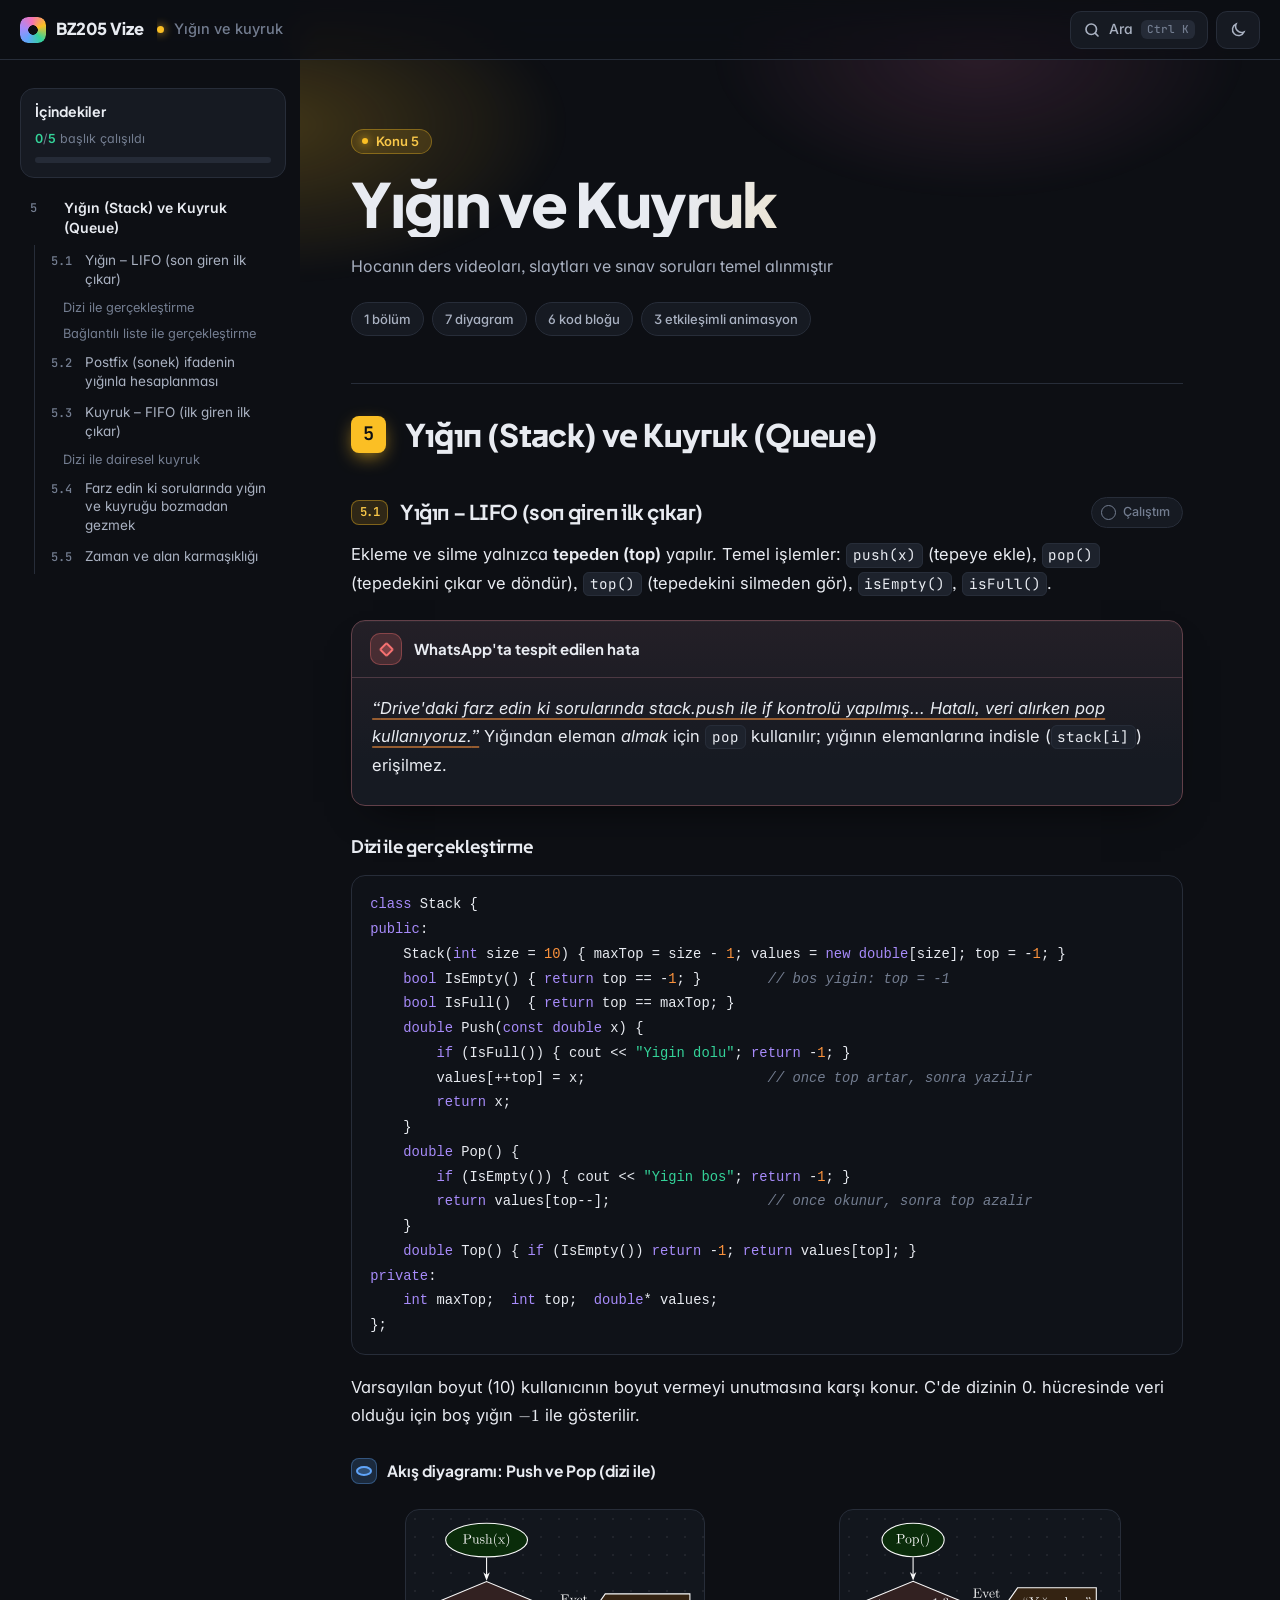
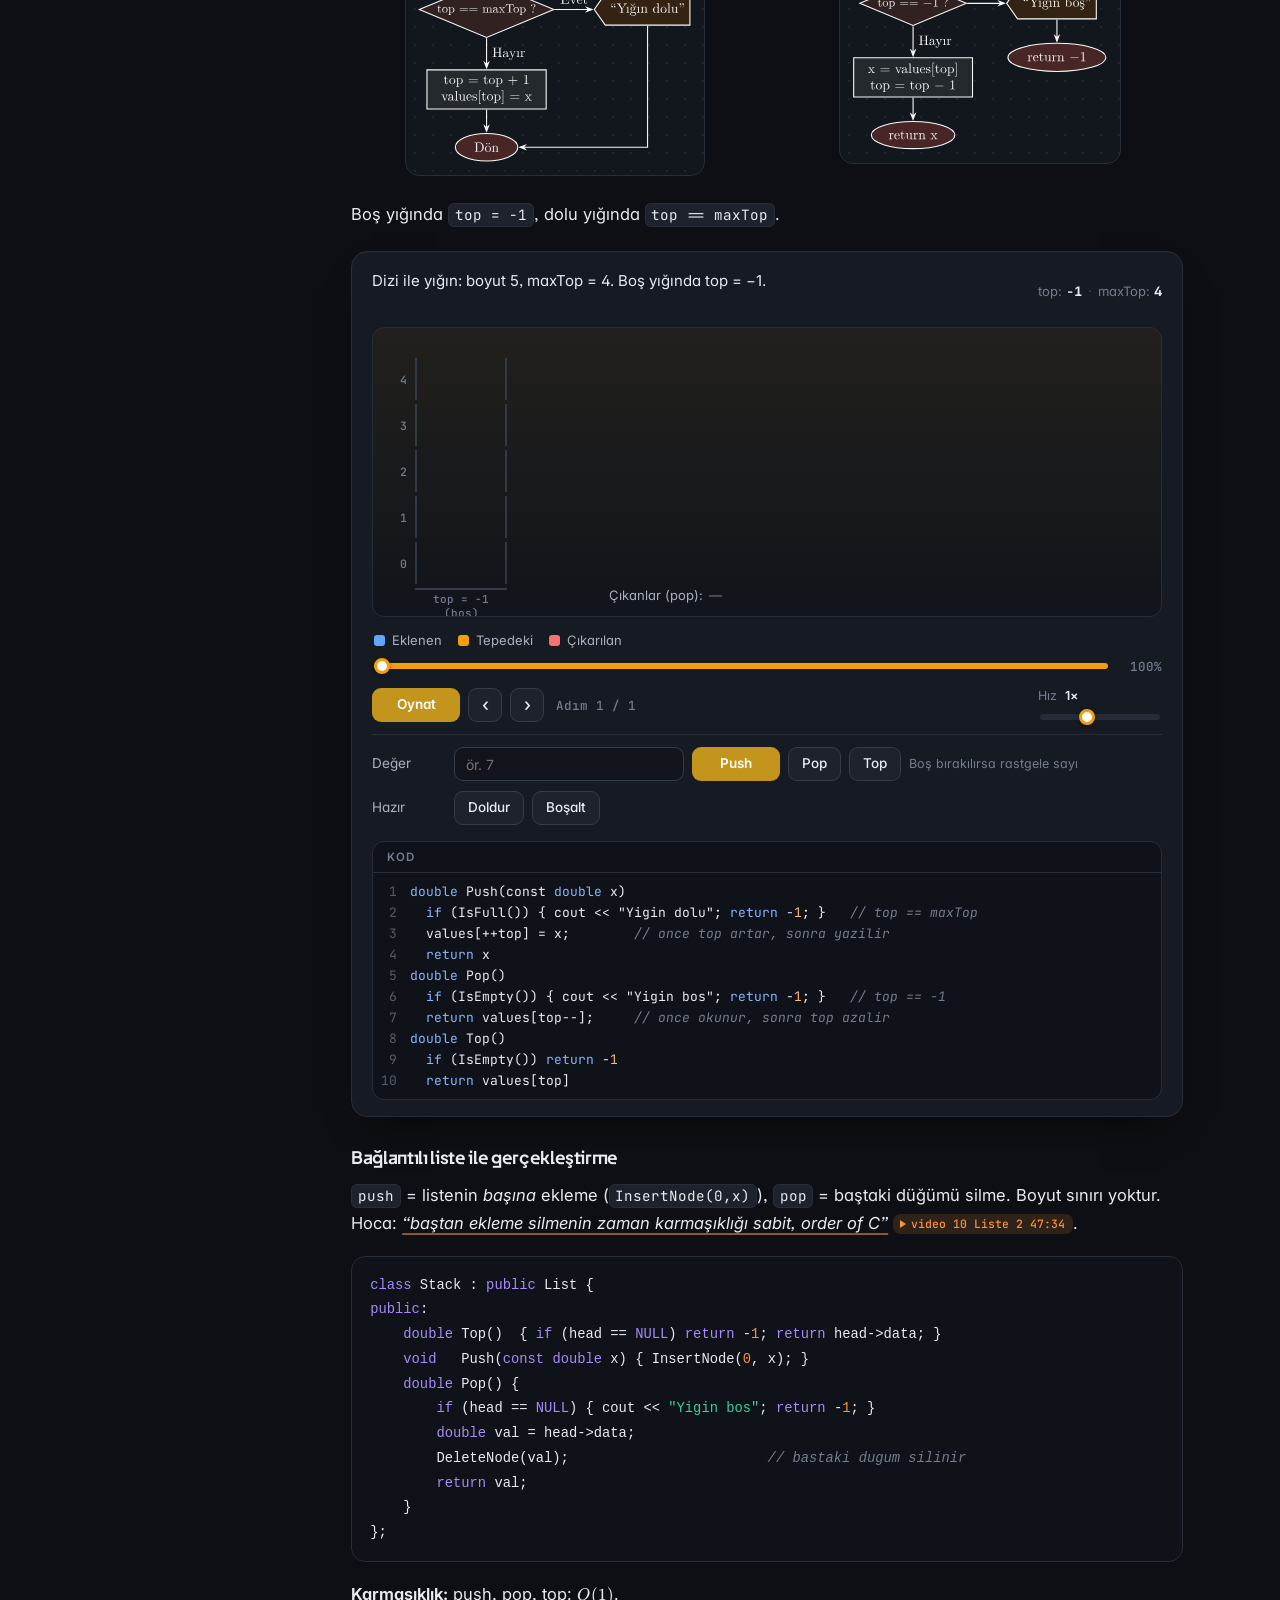
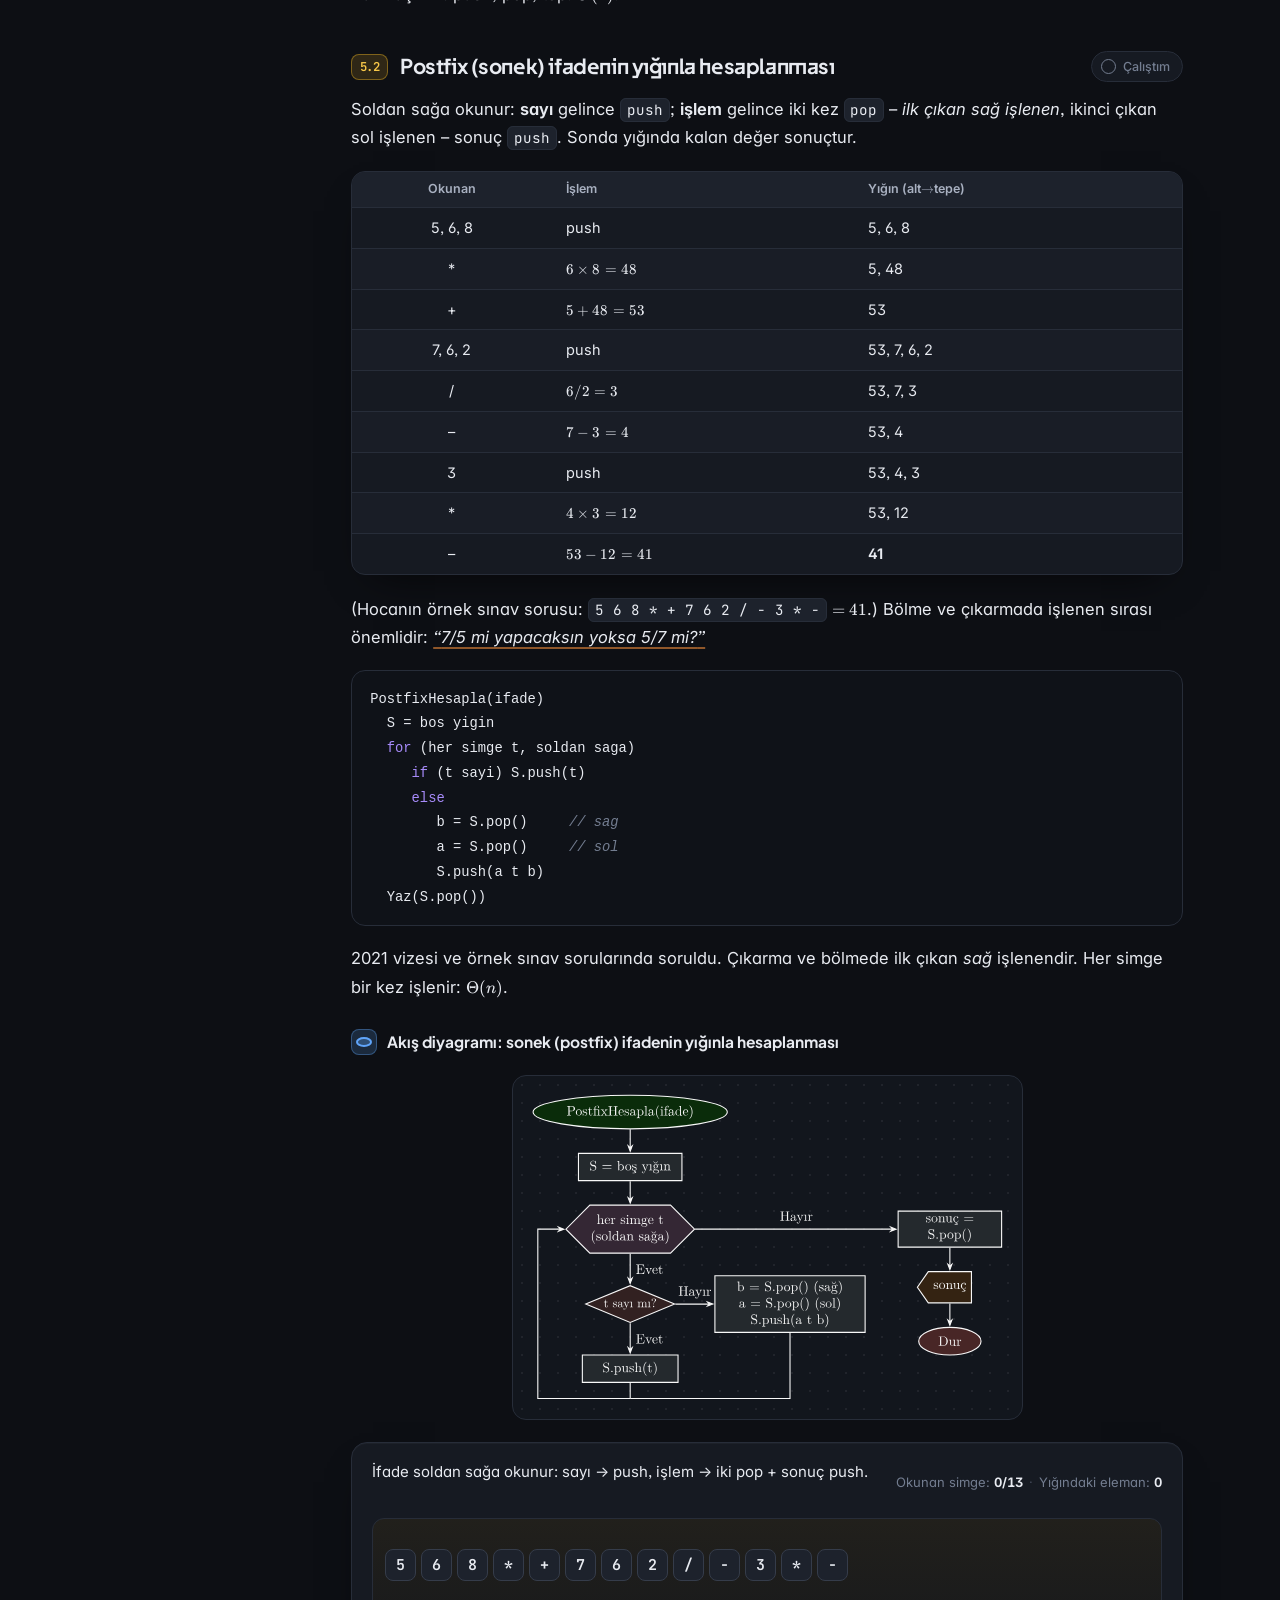
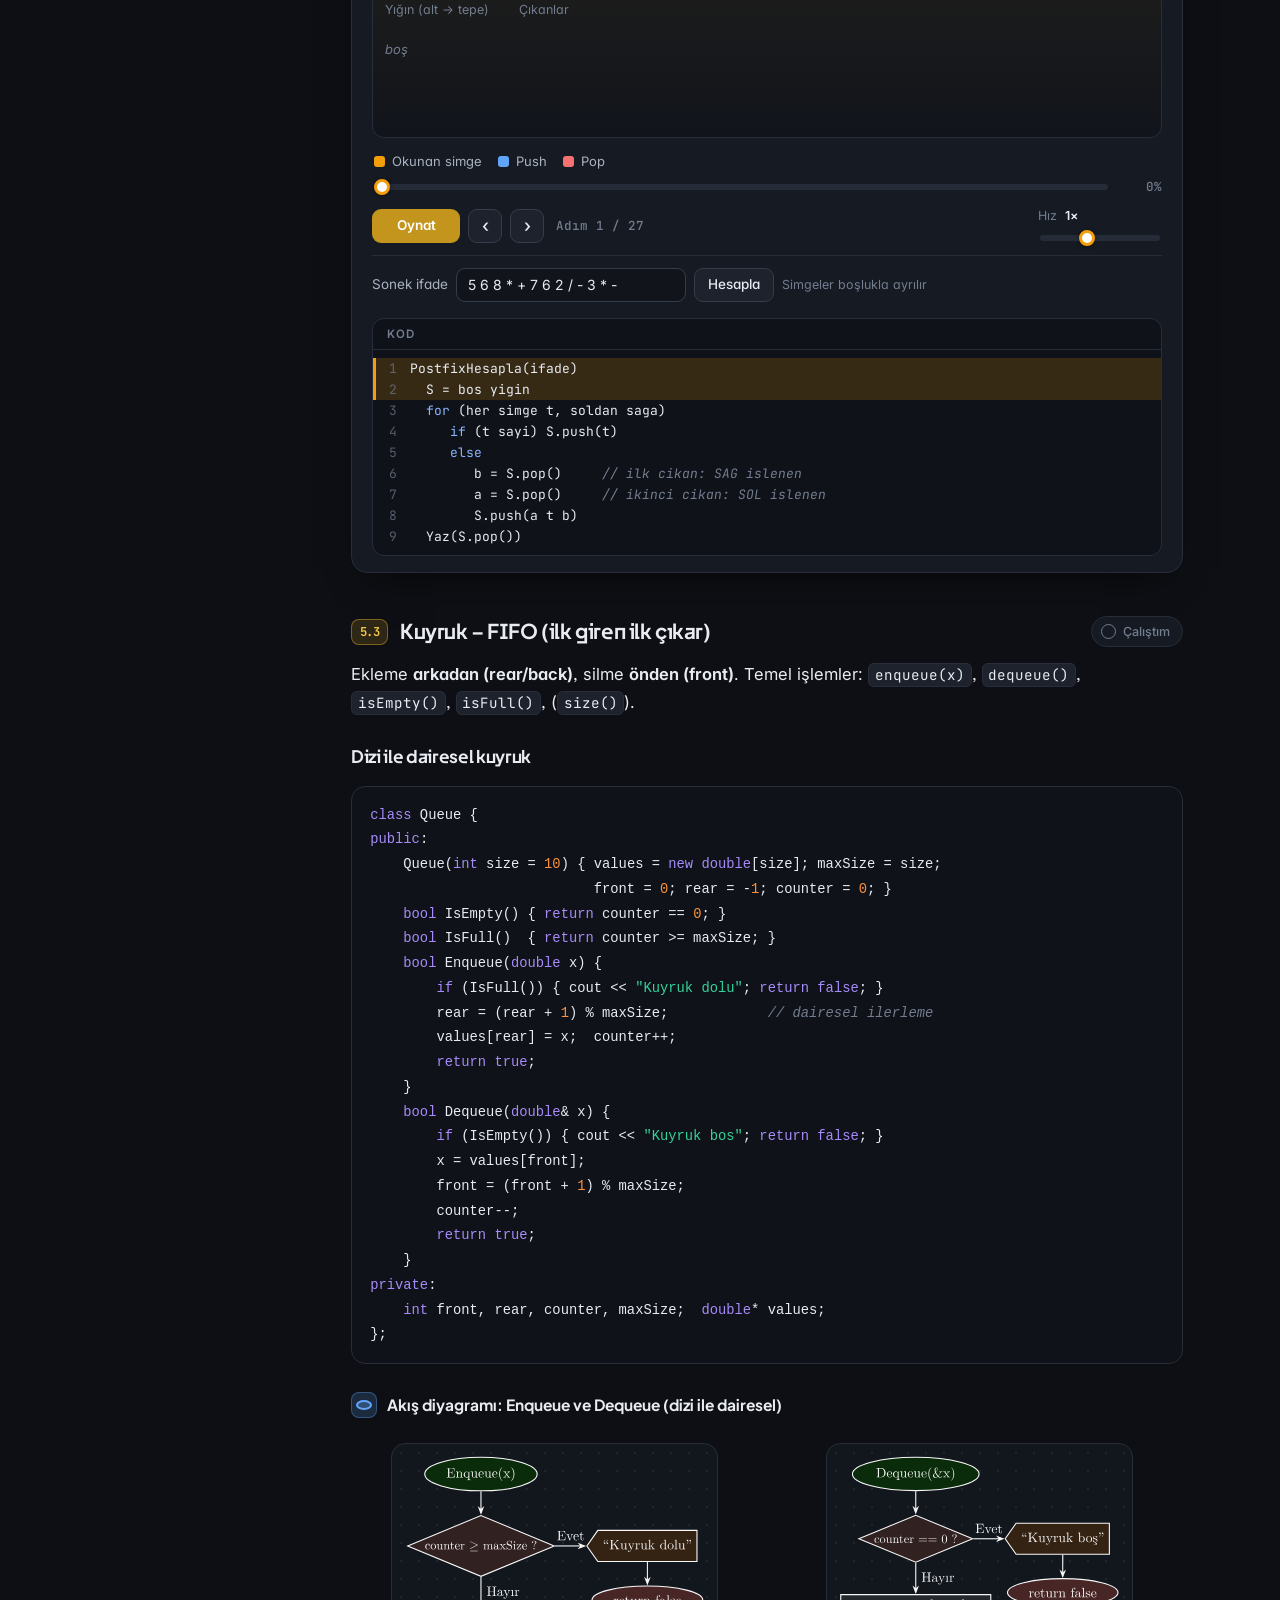
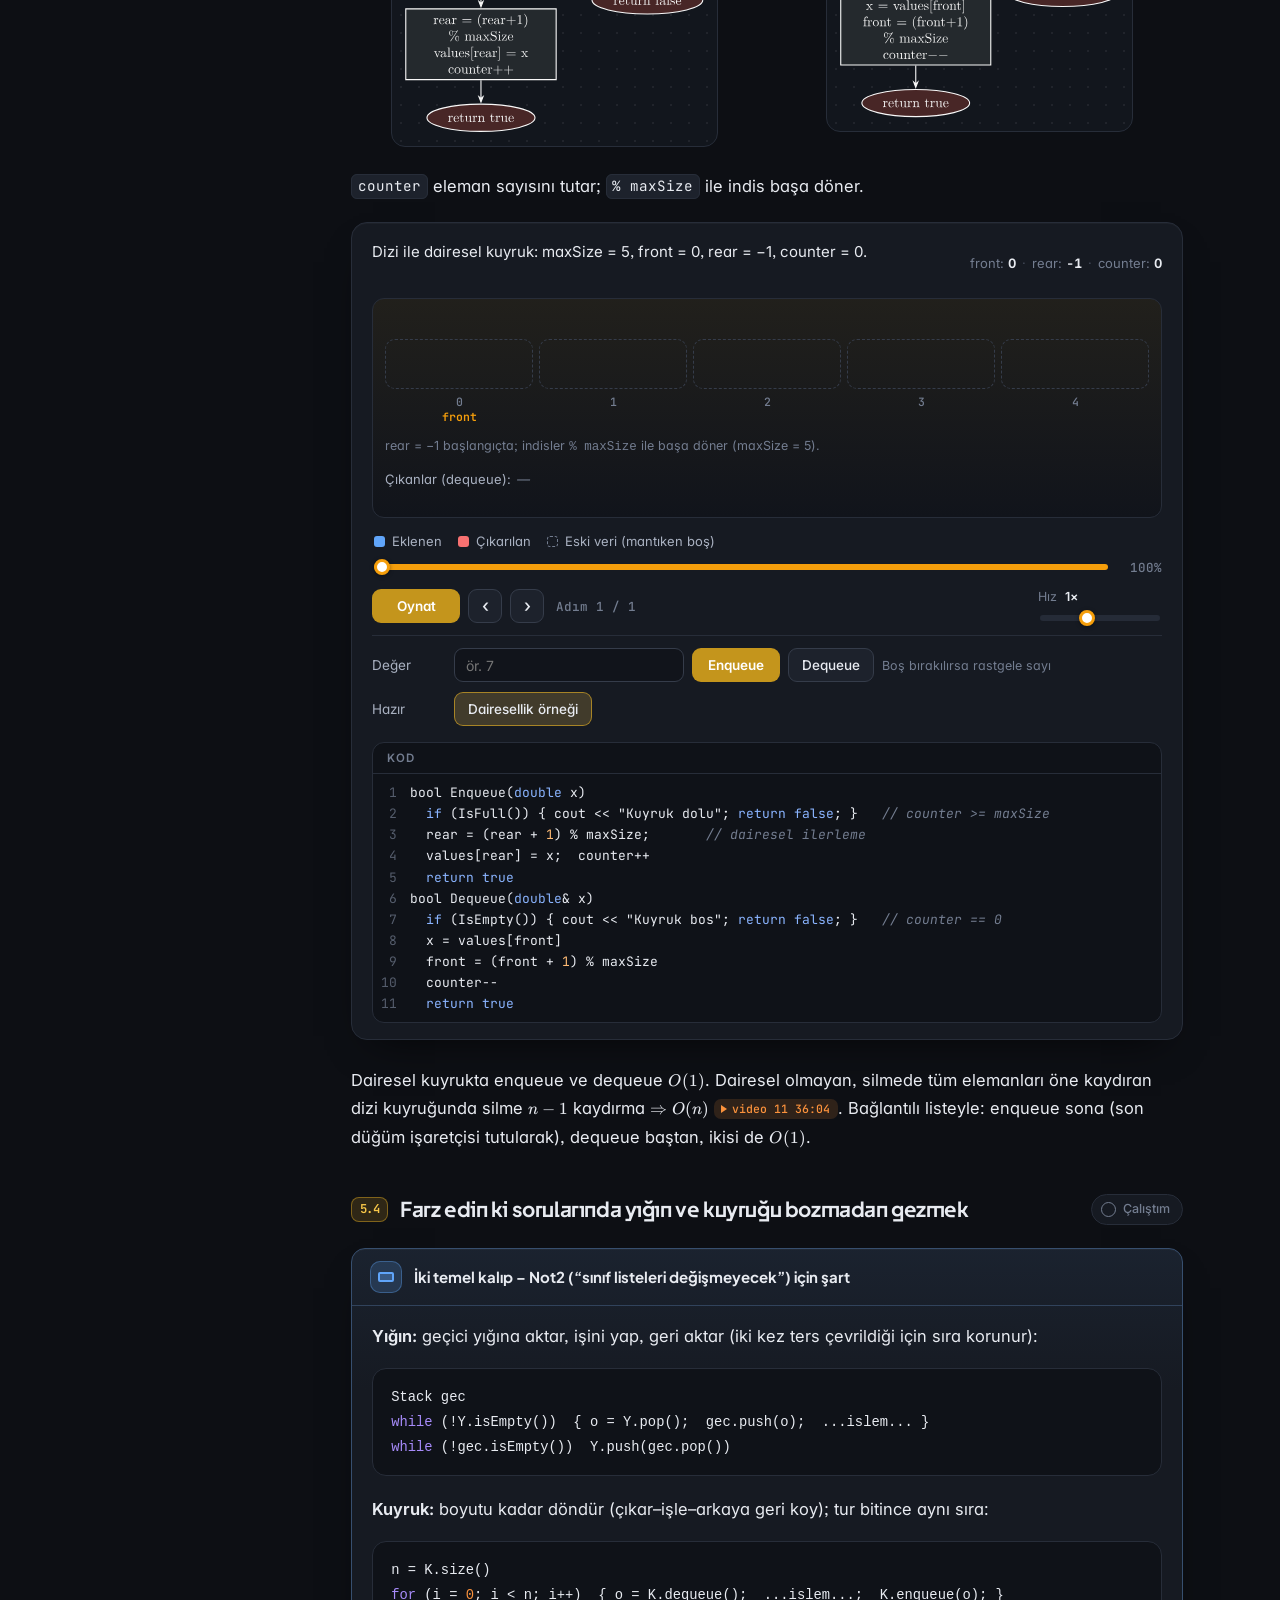
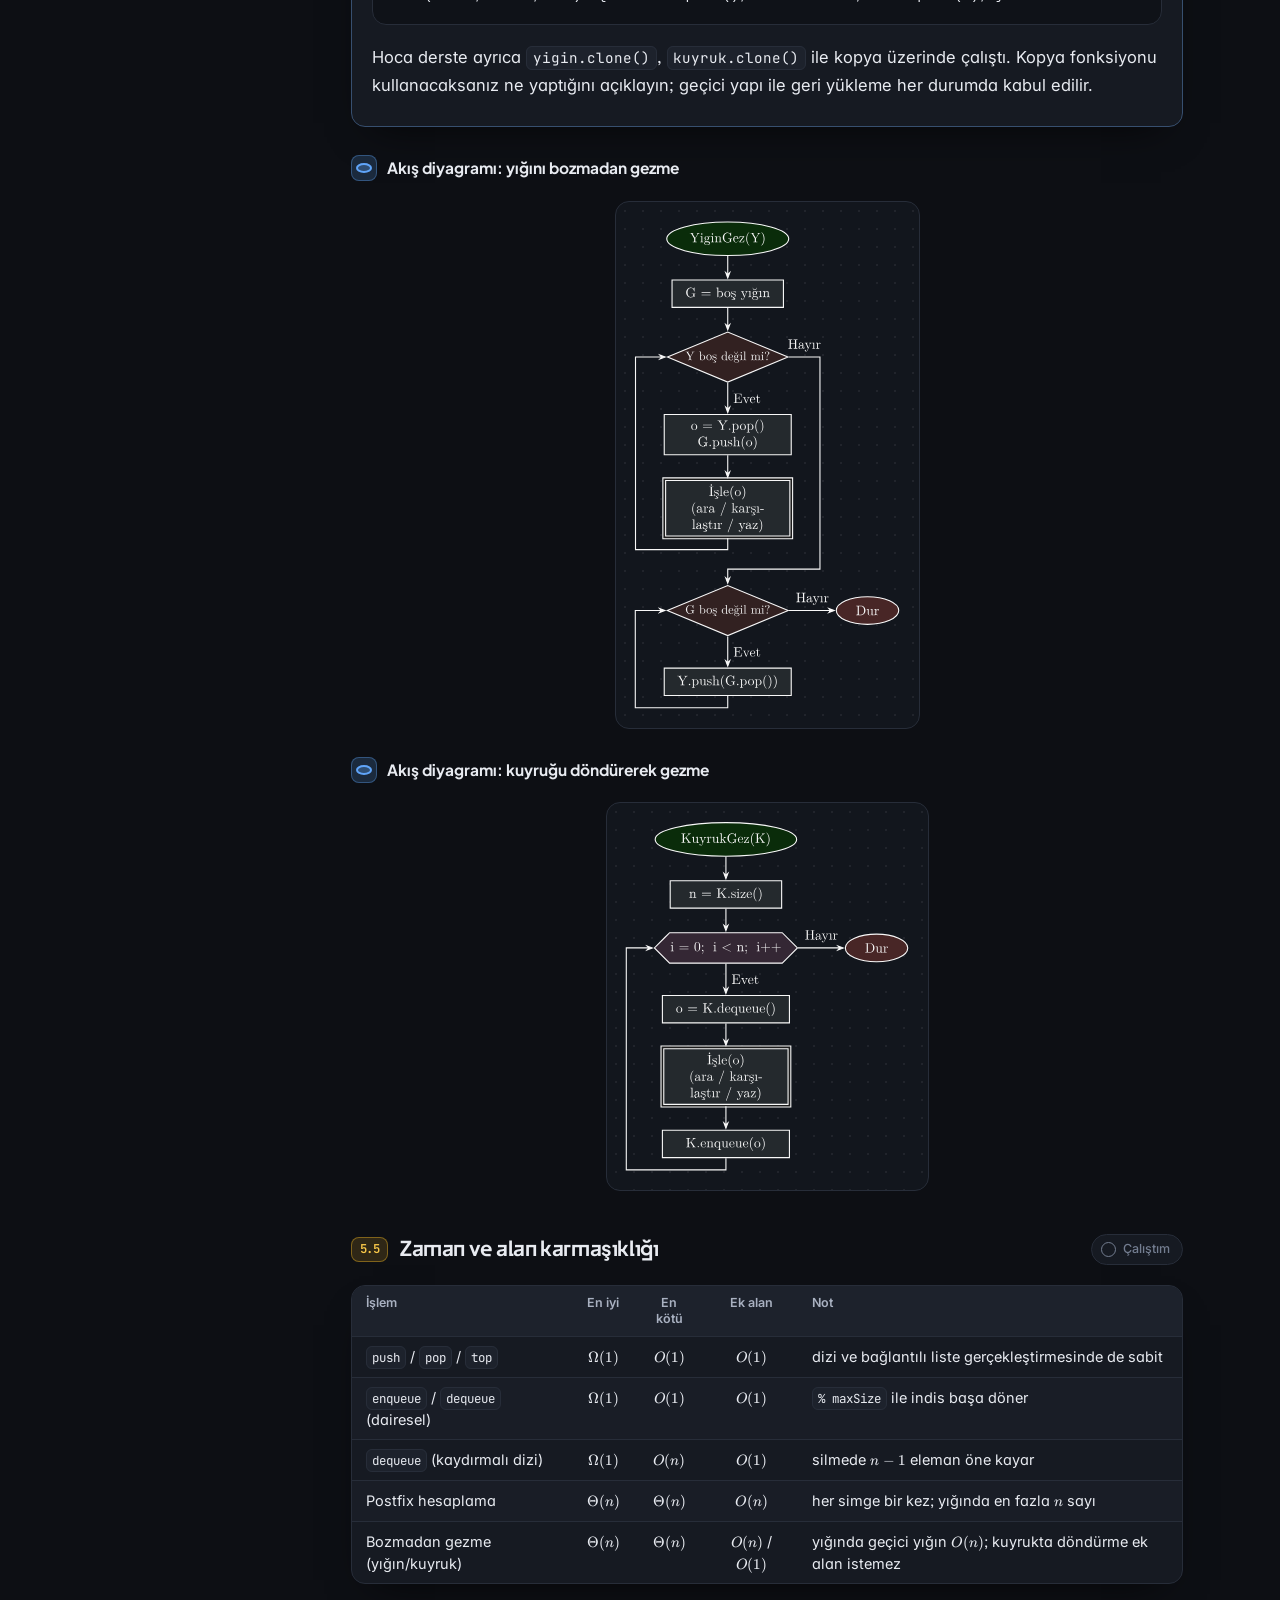
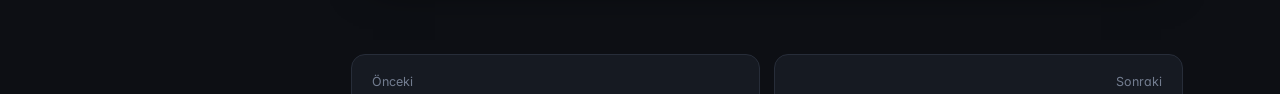
<file: html/konu-05-yigin-kuyruk.html>
<!doctype html>
<html lang="tr">
<head>
<meta charset="utf-8">
<meta name="viewport" content="width=device-width, initial-scale=1">
<title>Yığın ve Kuyruk | BZ205 Vize</title>
<script>var t='dark';try{t=localStorage.getItem('bz205:theme')||'dark';}catch(e){}document.documentElement.dataset.theme=t;</script>
<link rel="preconnect" href="https://fonts.googleapis.com"><link rel="preconnect" href="https://fonts.gstatic.com" crossorigin><link href="https://fonts.googleapis.com/css2?family=Inter:ital,opsz,wght@0,14..32,400;0,14..32,500;0,14..32,600;0,14..32,700;1,14..32,400&family=Plus+Jakarta+Sans:wght@600;700;800&family=JetBrains+Mono:wght@400;500;600&display=swap" rel="stylesheet">
<link rel="stylesheet" href="assets/katex/katex.min.css">
<link rel="stylesheet" href="assets/style.css?v=7de8de52">
<link rel="stylesheet" href="assets/viz.css?v=4ec59e51">
</head>
<body class="doc g-konu" data-page="konu-05-yigin-kuyruk" data-group="konu" data-unit="h3" data-title="Yığın ve kuyruk" style="--accent:#FBBF24">
<div class="readbar"><span></span></div>
<header class="topbar">
  <button class="tb-btn menu" id="menuBtn" type="button" aria-label="İçindekiler"><span class="ic ic-menu"></span></button>
  <a class="brand" href="../index.html"><span class="brand-dot"></span>BZ205 Vize</a>
  <span class="crumb">Yığın ve kuyruk</span>
  <div class="tb-actions">
    <button class="tb-btn sbtn" id="searchBtn" type="button"><span class="ic ic-search"></span><span class="lbl">Ara</span><kbd>Ctrl K</kbd></button>
    
    <button class="tb-btn" id="themeBtn" type="button" aria-label="Tema değiştir"><span class="ic ic-theme"></span></button>
  </div>
</header>
<div class="layout">
  <aside class="toc" id="toc">
    <div class="toc-head">
      <span>İçindekiler</span>
      <span class="toc-prog"><b id="pgDone">0</b>/<b id="pgAll">5</b> başlık çalışıldı</span>
      <span class="meter"><i id="pgBar"></i></span>
    </div>
    <nav><ol class="toc-l"><li class="t2"><a href="#yigin-stack-ve-kuyruk-queue"><span class="tn">5</span><span>Yığın (Stack) ve Kuyruk (Queue)</span></a><ol class="toc-s"><li class="t3"><a href="#yigin-lifo-son-giren-ilk-cikar"><span class="tn">5.1</span><span>Yığın – LIFO (son giren ilk çıkar)</span></a></li><li class="t4"><a href="#dizi-ile-gerceklestirme"><span class="tn"></span><span>Dizi ile gerçekleştirme</span></a></li><li class="t4"><a href="#baglantili-liste-ile-gerceklestirme"><span class="tn"></span><span>Bağlantılı liste ile gerçekleştirme</span></a></li><li class="t3"><a href="#postfix-sonek-ifadenin-yiginla-hesaplanmasi"><span class="tn">5.2</span><span>Postfix (sonek) ifadenin yığınla hesaplanması</span></a></li><li class="t3"><a href="#kuyruk-fifo-ilk-giren-ilk-cikar"><span class="tn">5.3</span><span>Kuyruk – FIFO (ilk giren ilk çıkar)</span></a></li><li class="t4"><a href="#dizi-ile-dairesel-kuyruk"><span class="tn"></span><span>Dizi ile dairesel kuyruk</span></a></li><li class="t3"><a href="#farz-edin-ki-sorularinda-yigin-ve-kuyrugu-bozmadan-gezmek"><span class="tn">5.4</span><span>Farz edin ki sorularında yığın ve kuyruğu bozmadan gezmek</span></a></li><li class="t3"><a href="#zaman-ve-alan-karmasikligi"><span class="tn">5.5</span><span>Zaman ve alan karmaşıklığı</span></a></li></ol></li></ol></nav>
  </aside>
  <main class="content" id="content">
    <header class="doc-hero">
      <p class="kicker">Konu 5</p>
      <h1><span class="fs-l">Yığın ve Kuyruk</span></h1>
      <p class="byline">Hocanın ders videoları, slaytları ve sınav soruları temel alınmıştır</p>
      <ul class="chips"><li>1 bölüm</li><li>7 diyagram</li><li>6 kod bloğu</li><li>3 etkileşimli animasyon</li></ul>
    </header>
    <article class="prose">
<h2 id="yigin-stack-ve-kuyruk-queue" class="h"><span class="num">5</span><span class="ht">Yığın (Stack) ve Kuyruk (Queue)</span></h2>
<h3 id="yigin-lifo-son-giren-ilk-cikar" class="h"><span class="num">5.1</span><span class="ht">Yığın – LIFO (son giren ilk çıkar)</span></h3>
<p>Ekleme ve silme yalnızca <strong>tepeden (top)</strong> yapılır. Temel işlemler: <code class="tt">push(x)</code> (tepeye ekle), <code class="tt">pop()</code> (tepedekini çıkar ve döndür), <code class="tt">top()</code> (tepedekini silmeden gör), <code class="tt">isEmpty()</code>, <code class="tt">isFull()</code>.</p>
<section class="box box-dikkat"><div class="box-h"><i class="shape s-karar"></i><span class="bt">WhatsApp'ta tespit edilen hata</span></div><div class="box-b"><p><q class="alinti">Drive'daki farz edin ki sorularında stack.push ile if kontrolü yapılmış... Hatalı, veri alırken pop kullanıyoruz.</q> Yığından eleman <em>almak</em> için <code class="tt">pop</code> kullanılır; yığının elemanlarına indisle (<code class="tt">stack[i]</code>) erişilmez.</p></div></section>
<h4 id="dizi-ile-gerceklestirme" class="h"><span class="num"></span><span class="ht">Dizi ile gerçekleştirme</span></h4>
<div class="code"><pre><code><span class="k-k">class</span> Stack {
<span class="k-k">public</span>:
    Stack(<span class="k-k">int</span> size = <span class="k-n">10</span>) { maxTop = size - <span class="k-n">1</span>; values = <span class="k-k">new</span> <span class="k-k">double</span>[size]; top = -<span class="k-n">1</span>; }
    <span class="k-k">bool</span> IsEmpty() { <span class="k-k">return</span> top == -<span class="k-n">1</span>; }        <span class="k-c">// bos yigin: top = -1</span>
    <span class="k-k">bool</span> IsFull()  { <span class="k-k">return</span> top == maxTop; }
    <span class="k-k">double</span> Push(<span class="k-k">const</span> <span class="k-k">double</span> x) {
        <span class="k-k">if</span> (IsFull()) { cout &lt;&lt; <span class="k-s">"Yigin dolu"</span>; <span class="k-k">return</span> -<span class="k-n">1</span>; }
        values[++top] = x;                      <span class="k-c">// once top artar, sonra yazilir</span>
        <span class="k-k">return</span> x;
    }
    <span class="k-k">double</span> Pop() {
        <span class="k-k">if</span> (IsEmpty()) { cout &lt;&lt; <span class="k-s">"Yigin bos"</span>; <span class="k-k">return</span> -<span class="k-n">1</span>; }
        <span class="k-k">return</span> values[top--];                   <span class="k-c">// once okunur, sonra top azalir</span>
    }
    <span class="k-k">double</span> Top() { <span class="k-k">if</span> (IsEmpty()) <span class="k-k">return</span> -<span class="k-n">1</span>; <span class="k-k">return</span> values[top]; }
<span class="k-k">private</span>:
    <span class="k-k">int</span> maxTop;  <span class="k-k">int</span> top;  <span class="k-k">double</span>* values;
};</code></pre></div>
<p>Varsayılan boyut (10) kullanıcının boyut vermeyi unutmasına karşı konur. C'de dizinin 0. hücresinde veri olduğu için boş yığın <span class="katex"><span class="katex-html" aria-hidden="true"><span class="base"><span class="strut" style="height:0.7278em;vertical-align:-0.0833em;"></span><span class="mord">−</span><span class="mord">1</span></span></span></span> ile gösterilir.</p>
<div class="akis-bas"><i class="shape s-basla"></i>Akış diyagramı: Push ve Pop (dizi ile)</div>
<div class="center"><div class="mprow"><div class="mp center" style="--w:0.480"><figure class="gfx gfx-flow"><button type="button" class="zoom" aria-label="Büyüt"><img src="assets/gfx/g_b6ef16514c5b.svg" width="278" height="245" loading="lazy" alt="Akış diyagramı"></button></figure></div><div class="mp center" style="--w:0.480"><figure class="gfx gfx-flow"><button type="button" class="zoom" aria-label="Büyüt"><img src="assets/gfx/g_b13b0a69b5f3.svg" width="260" height="234" loading="lazy" alt="Akış diyagramı"></button></figure></div></div></div>
<p>Boş yığında <code class="tt">top = -1</code>, dolu yığında <code class="tt">top == maxTop</code>.</p>
<div class="viz" data-viz="yigin" data-init="5"><noscript>Bu animasyon için JavaScript gerekir.</noscript></div>
<h4 id="baglantili-liste-ile-gerceklestirme" class="h"><span class="num"></span><span class="ht">Bağlantılı liste ile gerçekleştirme</span></h4>
<p><code class="tt">push</code> = listenin <em>başına</em> ekleme (<code class="tt">InsertNode(0,x)</code>), <code class="tt">pop</code> = baştaki düğümü silme. Boyut sınırı yoktur. Hoca: <q class="alinti">baştan ekleme silmenin zaman karmaşıklığı sabit, order of C</q> <span class="zd" title="Ders videosu ve dakikası">video 10 Liste 2 47:34</span>.</p>
<div class="code"><pre><code><span class="k-k">class</span> Stack : <span class="k-k">public</span> List {
<span class="k-k">public</span>:
    <span class="k-k">double</span> Top()  { <span class="k-k">if</span> (head == <span class="k-k">NULL</span>) <span class="k-k">return</span> -<span class="k-n">1</span>; <span class="k-k">return</span> head-&gt;data; }
    <span class="k-k">void</span>   Push(<span class="k-k">const</span> <span class="k-k">double</span> x) { InsertNode(<span class="k-n">0</span>, x); }
    <span class="k-k">double</span> Pop() {
        <span class="k-k">if</span> (head == <span class="k-k">NULL</span>) { cout &lt;&lt; <span class="k-s">"Yigin bos"</span>; <span class="k-k">return</span> -<span class="k-n">1</span>; }
        <span class="k-k">double</span> val = head-&gt;data;
        DeleteNode(val);                        <span class="k-c">// bastaki dugum silinir</span>
        <span class="k-k">return</span> val;
    }
};</code></pre></div>
<p><strong>Karmaşıklık:</strong> push, pop, top: <span class="katex"><span class="katex-html" aria-hidden="true"><span class="base"><span class="strut" style="height:1em;vertical-align:-0.25em;"></span><span class="mord mathnormal" style="margin-right:0.02778em;">O</span><span class="mopen">(</span><span class="mord">1</span><span class="mclose">)</span></span></span></span>.</p>
<h3 id="postfix-sonek-ifadenin-yiginla-hesaplanmasi" class="h"><span class="num">5.2</span><span class="ht">Postfix (sonek) ifadenin yığınla hesaplanması</span></h3>
<p>Soldan sağa okunur: <strong>sayı</strong> gelince <code class="tt">push</code>; <strong>işlem</strong> gelince iki kez <code class="tt">pop</code> – <em>ilk çıkan sağ işlenen</em>, ikinci çıkan sol işlenen – sonuç <code class="tt">push</code>. Sonda yığında kalan değer sonuçtur.</p>
<div class="center"><div class="tbl-wrap"><table class="tbl"><thead><tr><th class="ac">Okunan</th><th>İşlem</th><th>Yığın (alt<span class="katex"><span class="katex-html" aria-hidden="true"><span class="base"><span class="strut" style="height:0.3669em;"></span><span class="mrel">→</span></span></span></span>tepe)</th></tr></thead><tbody><tr><td class="ac">5, 6, 8</td><td>push</td><td>5, 6, 8</td></tr><tr><td class="ac">*</td><td><span class="katex"><span class="katex-html" aria-hidden="true"><span class="base"><span class="strut" style="height:0.7278em;vertical-align:-0.0833em;"></span><span class="mord">6</span><span class="mspace" style="margin-right:0.2222em;"></span><span class="mbin">×</span><span class="mspace" style="margin-right:0.2222em;"></span></span><span class="base"><span class="strut" style="height:0.6444em;"></span><span class="mord">8</span><span class="mspace" style="margin-right:0.2778em;"></span><span class="mrel">=</span><span class="mspace" style="margin-right:0.2778em;"></span></span><span class="base"><span class="strut" style="height:0.6444em;"></span><span class="mord">48</span></span></span></span></td><td>5, 48</td></tr><tr><td class="ac">+</td><td><span class="katex"><span class="katex-html" aria-hidden="true"><span class="base"><span class="strut" style="height:0.7278em;vertical-align:-0.0833em;"></span><span class="mord">5</span><span class="mspace" style="margin-right:0.2222em;"></span><span class="mbin">+</span><span class="mspace" style="margin-right:0.2222em;"></span></span><span class="base"><span class="strut" style="height:0.6444em;"></span><span class="mord">48</span><span class="mspace" style="margin-right:0.2778em;"></span><span class="mrel">=</span><span class="mspace" style="margin-right:0.2778em;"></span></span><span class="base"><span class="strut" style="height:0.6444em;"></span><span class="mord">53</span></span></span></span></td><td>53</td></tr><tr><td class="ac">7, 6, 2</td><td>push</td><td>53, 7, 6, 2</td></tr><tr><td class="ac">/</td><td><span class="katex"><span class="katex-html" aria-hidden="true"><span class="base"><span class="strut" style="height:1em;vertical-align:-0.25em;"></span><span class="mord">6/2</span><span class="mspace" style="margin-right:0.2778em;"></span><span class="mrel">=</span><span class="mspace" style="margin-right:0.2778em;"></span></span><span class="base"><span class="strut" style="height:0.6444em;"></span><span class="mord">3</span></span></span></span></td><td>53, 7, 3</td></tr><tr><td class="ac">–</td><td><span class="katex"><span class="katex-html" aria-hidden="true"><span class="base"><span class="strut" style="height:0.7278em;vertical-align:-0.0833em;"></span><span class="mord">7</span><span class="mspace" style="margin-right:0.2222em;"></span><span class="mbin">−</span><span class="mspace" style="margin-right:0.2222em;"></span></span><span class="base"><span class="strut" style="height:0.6444em;"></span><span class="mord">3</span><span class="mspace" style="margin-right:0.2778em;"></span><span class="mrel">=</span><span class="mspace" style="margin-right:0.2778em;"></span></span><span class="base"><span class="strut" style="height:0.6444em;"></span><span class="mord">4</span></span></span></span></td><td>53, 4</td></tr><tr><td class="ac">3</td><td>push</td><td>53, 4, 3</td></tr><tr><td class="ac">*</td><td><span class="katex"><span class="katex-html" aria-hidden="true"><span class="base"><span class="strut" style="height:0.7278em;vertical-align:-0.0833em;"></span><span class="mord">4</span><span class="mspace" style="margin-right:0.2222em;"></span><span class="mbin">×</span><span class="mspace" style="margin-right:0.2222em;"></span></span><span class="base"><span class="strut" style="height:0.6444em;"></span><span class="mord">3</span><span class="mspace" style="margin-right:0.2778em;"></span><span class="mrel">=</span><span class="mspace" style="margin-right:0.2778em;"></span></span><span class="base"><span class="strut" style="height:0.6444em;"></span><span class="mord">12</span></span></span></span></td><td>53, 12</td></tr><tr><td class="ac">–</td><td><span class="katex"><span class="katex-html" aria-hidden="true"><span class="base"><span class="strut" style="height:0.7278em;vertical-align:-0.0833em;"></span><span class="mord">53</span><span class="mspace" style="margin-right:0.2222em;"></span><span class="mbin">−</span><span class="mspace" style="margin-right:0.2222em;"></span></span><span class="base"><span class="strut" style="height:0.6444em;"></span><span class="mord">12</span><span class="mspace" style="margin-right:0.2778em;"></span><span class="mrel">=</span><span class="mspace" style="margin-right:0.2778em;"></span></span><span class="base"><span class="strut" style="height:0.6444em;"></span><span class="mord">41</span></span></span></span></td><td><strong>41</strong></td></tr></tbody></table></div></div>
<p>(Hocanın örnek sınav sorusu: <code class="tt">5 6 8 * + 7 6 2 / - 3 * -</code> <span class="katex"><span class="katex-html" aria-hidden="true"><span class="base"><span class="strut" style="height:0.3669em;"></span><span class="mrel">=</span><span class="mspace" style="margin-right:0.2778em;"></span></span><span class="base"><span class="strut" style="height:0.6444em;"></span><span class="mord">41</span></span></span></span>.) Bölme ve çıkarmada işlenen sırası önemlidir: <q class="alinti">7/5 mi yapacaksın yoksa 5/7 mi?</q></p>
<div class="code"><pre><code>PostfixHesapla(ifade)
  S = bos yigin
  <span class="k-k">for</span> (her simge t, soldan saga)
     <span class="k-k">if</span> (t sayi) S.push(t)
     <span class="k-k">else</span>
        b = S.pop()     <span class="k-c">// sag</span>
        a = S.pop()     <span class="k-c">// sol</span>
        S.push(a t b)
  Yaz(S.pop())</code></pre></div>
<p>2021 vizesi ve örnek sınav sorularında soruldu. Çıkarma ve bölmede ilk çıkan <em>sağ</em> işlenendir. Her simge bir kez işlenir: <span class="katex"><span class="katex-html" aria-hidden="true"><span class="base"><span class="strut" style="height:1em;vertical-align:-0.25em;"></span><span class="mord">Θ</span><span class="mopen">(</span><span class="mord mathnormal">n</span><span class="mclose">)</span></span></span></span>.</p>
<div class="akis-bas"><i class="shape s-basla"></i>Akış diyagramı: sonek (postfix) ifadenin yığınla hesaplanması</div>
<div class="center"><figure class="gfx gfx-flow"><button type="button" class="zoom" aria-label="Büyüt"><img src="assets/gfx/g_c37023a6516e.svg" width="477" height="311" loading="lazy" alt="Akış diyagramı"></button></figure></div>
<div class="viz" data-viz="postfix" data-init="5 6 8 * + 7 6 2 / - 3 * -"><noscript>Bu animasyon için JavaScript gerekir.</noscript></div>
<h3 id="kuyruk-fifo-ilk-giren-ilk-cikar" class="h"><span class="num">5.3</span><span class="ht">Kuyruk – FIFO (ilk giren ilk çıkar)</span></h3>
<p>Ekleme <strong>arkadan (rear/back)</strong>, silme <strong>önden (front)</strong>. Temel işlemler: <code class="tt">enqueue(x)</code>, <code class="tt">dequeue()</code>, <code class="tt">isEmpty()</code>, <code class="tt">isFull()</code>, (<code class="tt">size()</code>).</p>
<h4 id="dizi-ile-dairesel-kuyruk" class="h"><span class="num"></span><span class="ht">Dizi ile dairesel kuyruk</span></h4>
<div class="code"><pre><code><span class="k-k">class</span> Queue {
<span class="k-k">public</span>:
    Queue(<span class="k-k">int</span> size = <span class="k-n">10</span>) { values = <span class="k-k">new</span> <span class="k-k">double</span>[size]; maxSize = size;
                           front = <span class="k-n">0</span>; rear = -<span class="k-n">1</span>; counter = <span class="k-n">0</span>; }
    <span class="k-k">bool</span> IsEmpty() { <span class="k-k">return</span> counter == <span class="k-n">0</span>; }
    <span class="k-k">bool</span> IsFull()  { <span class="k-k">return</span> counter &gt;= maxSize; }
    <span class="k-k">bool</span> Enqueue(<span class="k-k">double</span> x) {
        <span class="k-k">if</span> (IsFull()) { cout &lt;&lt; <span class="k-s">"Kuyruk dolu"</span>; <span class="k-k">return</span> <span class="k-k">false</span>; }
        rear = (rear + <span class="k-n">1</span>) % maxSize;            <span class="k-c">// dairesel ilerleme</span>
        values[rear] = x;  counter++;
        <span class="k-k">return</span> <span class="k-k">true</span>;
    }
    <span class="k-k">bool</span> Dequeue(<span class="k-k">double</span>&amp; x) {
        <span class="k-k">if</span> (IsEmpty()) { cout &lt;&lt; <span class="k-s">"Kuyruk bos"</span>; <span class="k-k">return</span> <span class="k-k">false</span>; }
        x = values[front];
        front = (front + <span class="k-n">1</span>) % maxSize;
        counter--;
        <span class="k-k">return</span> <span class="k-k">true</span>;
    }
<span class="k-k">private</span>:
    <span class="k-k">int</span> front, rear, counter, maxSize;  <span class="k-k">double</span>* values;
};</code></pre></div>
<div class="akis-bas"><i class="shape s-basla"></i>Akış diyagramı: Enqueue ve Dequeue (dizi ile dairesel)</div>
<div class="center"><div class="mprow"><div class="mp center" style="--w:0.480"><figure class="gfx gfx-flow"><button type="button" class="zoom" aria-label="Büyüt"><img src="assets/gfx/g_91f95cd36c9c.svg" width="305" height="282" loading="lazy" alt="Akış diyagramı"></button></figure></div><div class="mp center" style="--w:0.480"><figure class="gfx gfx-flow"><button type="button" class="zoom" aria-label="Büyüt"><img src="assets/gfx/g_fa41025875d1.svg" width="285" height="268" loading="lazy" alt="Akış diyagramı"></button></figure></div></div></div>
<p><code class="tt">counter</code> eleman sayısını tutar; <code class="tt">% maxSize</code> ile indis başa döner.</p>
<div class="viz" data-viz="kuyruk" data-init="5"><noscript>Bu animasyon için JavaScript gerekir.</noscript></div>
<p>Dairesel kuyrukta enqueue ve dequeue <strong><span class="katex"><span class="katex-html" aria-hidden="true"><span class="base"><span class="strut" style="height:1em;vertical-align:-0.25em;"></span><span class="mord mathnormal" style="margin-right:0.02778em;">O</span><span class="mopen">(</span><span class="mord">1</span><span class="mclose">)</span></span></span></span></strong>. Dairesel olmayan, silmede tüm elemanları öne kaydıran dizi kuyruğunda silme <span class="katex"><span class="katex-html" aria-hidden="true"><span class="base"><span class="strut" style="height:0.6667em;vertical-align:-0.0833em;"></span><span class="mord mathnormal">n</span><span class="mspace" style="margin-right:0.2222em;"></span><span class="mbin">−</span><span class="mspace" style="margin-right:0.2222em;"></span></span><span class="base"><span class="strut" style="height:0.6444em;"></span><span class="mord">1</span></span></span></span> kaydırma <span class="katex"><span class="katex-html" aria-hidden="true"><span class="base"><span class="strut" style="height:0.3669em;"></span><span class="mrel">⇒</span><span class="mspace" style="margin-right:0.2778em;"></span></span><span class="base"><span class="strut" style="height:1em;vertical-align:-0.25em;"></span><span class="mord mathnormal" style="margin-right:0.02778em;">O</span><span class="mopen">(</span><span class="mord mathnormal">n</span><span class="mclose">)</span></span></span></span> <span class="zd" title="Ders videosu ve dakikası">video 11 36:04</span>. Bağlantılı listeyle: enqueue sona (son düğüm işaretçisi tutularak), dequeue baştan, ikisi de <span class="katex"><span class="katex-html" aria-hidden="true"><span class="base"><span class="strut" style="height:1em;vertical-align:-0.25em;"></span><span class="mord mathnormal" style="margin-right:0.02778em;">O</span><span class="mopen">(</span><span class="mord">1</span><span class="mclose">)</span></span></span></span>.</p>
<h3 id="farz-edin-ki-sorularinda-yigin-ve-kuyrugu-bozmadan-gezmek" class="h"><span class="num">5.4</span><span class="ht">Farz edin ki sorularında yığın ve kuyruğu bozmadan gezmek</span></h3>
<section class="box box-bilgi"><div class="box-h"><i class="shape s-islem"></i><span class="bt">İki temel kalıp – Not2 (“sınıf listeleri değişmeyecek”) için şart</span></div><div class="box-b"><p><strong>Yığın:</strong> geçici yığına aktar, işini yap, geri aktar (iki kez ters çevrildiği için sıra korunur):</p>
<div class="code"><pre><code>Stack gec
<span class="k-k">while</span> (!Y.isEmpty())  { o = Y.pop();  gec.push(o);  ...islem... }
<span class="k-k">while</span> (!gec.isEmpty())  Y.push(gec.pop())</code></pre></div>
<p><strong>Kuyruk:</strong> boyutu kadar döndür (çıkar–işle–arkaya geri koy); tur bitince aynı sıra:</p>
<div class="code"><pre><code>n = K.size()
<span class="k-k">for</span> (i = <span class="k-n">0</span>; i &lt; n; i++)  { o = K.dequeue();  ...islem...;  K.enqueue(o); }</code></pre></div>
<p>Hoca derste ayrıca <code class="tt">yigin.clone()</code>, <code class="tt">kuyruk.clone()</code> ile kopya üzerinde çalıştı. Kopya fonksiyonu kullanacaksanız ne yaptığını açıklayın; geçici yapı ile geri yükleme her durumda kabul edilir.</p></div></section>
<div class="akis-bas"><i class="shape s-basla"></i>Akış diyagramı: yığını bozmadan gezme</div>
<div class="center"><figure class="gfx gfx-flow"><button type="button" class="zoom" aria-label="Büyüt"><img src="assets/gfx/g_d2e22280fb5e.svg" width="271" height="494" loading="lazy" alt="Akış diyagramı"></button></figure></div>
<div class="akis-bas"><i class="shape s-basla"></i>Akış diyagramı: kuyruğu döndürerek gezme</div>
<div class="center"><figure class="gfx gfx-flow"><button type="button" class="zoom" aria-label="Büyüt"><img src="assets/gfx/g_823e9af57d2e.svg" width="289" height="354" loading="lazy" alt="Akış diyagramı"></button></figure></div>
<h3 id="zaman-ve-alan-karmasikligi" class="h"><span class="num">5.5</span><span class="ht">Zaman ve alan karmaşıklığı</span></h3>
<div class="center"><div class="tbl-wrap"><table class="tbl"><thead><tr><th>İşlem</th><th class="ac">En iyi</th><th class="ac">En kötü</th><th class="ac">Ek alan</th><th>Not</th></tr></thead><tbody><tr><td><code class="tt">push</code> / <code class="tt">pop</code> / <code class="tt">top</code></td><td class="ac"><span class="katex"><span class="katex-html" aria-hidden="true"><span class="base"><span class="strut" style="height:1em;vertical-align:-0.25em;"></span><span class="mord">Ω</span><span class="mopen">(</span><span class="mord">1</span><span class="mclose">)</span></span></span></span></td><td class="ac"><span class="katex"><span class="katex-html" aria-hidden="true"><span class="base"><span class="strut" style="height:1em;vertical-align:-0.25em;"></span><span class="mord mathnormal" style="margin-right:0.02778em;">O</span><span class="mopen">(</span><span class="mord">1</span><span class="mclose">)</span></span></span></span></td><td class="ac"><span class="katex"><span class="katex-html" aria-hidden="true"><span class="base"><span class="strut" style="height:1em;vertical-align:-0.25em;"></span><span class="mord mathnormal" style="margin-right:0.02778em;">O</span><span class="mopen">(</span><span class="mord">1</span><span class="mclose">)</span></span></span></span></td><td>dizi ve bağlantılı liste gerçekleştirmesinde de sabit</td></tr><tr><td><code class="tt">enqueue</code> / <code class="tt">dequeue</code> (dairesel)</td><td class="ac"><span class="katex"><span class="katex-html" aria-hidden="true"><span class="base"><span class="strut" style="height:1em;vertical-align:-0.25em;"></span><span class="mord">Ω</span><span class="mopen">(</span><span class="mord">1</span><span class="mclose">)</span></span></span></span></td><td class="ac"><span class="katex"><span class="katex-html" aria-hidden="true"><span class="base"><span class="strut" style="height:1em;vertical-align:-0.25em;"></span><span class="mord mathnormal" style="margin-right:0.02778em;">O</span><span class="mopen">(</span><span class="mord">1</span><span class="mclose">)</span></span></span></span></td><td class="ac"><span class="katex"><span class="katex-html" aria-hidden="true"><span class="base"><span class="strut" style="height:1em;vertical-align:-0.25em;"></span><span class="mord mathnormal" style="margin-right:0.02778em;">O</span><span class="mopen">(</span><span class="mord">1</span><span class="mclose">)</span></span></span></span></td><td><code class="tt">% maxSize</code> ile indis başa döner</td></tr><tr><td><code class="tt">dequeue</code> (kaydırmalı dizi)</td><td class="ac"><span class="katex"><span class="katex-html" aria-hidden="true"><span class="base"><span class="strut" style="height:1em;vertical-align:-0.25em;"></span><span class="mord">Ω</span><span class="mopen">(</span><span class="mord">1</span><span class="mclose">)</span></span></span></span></td><td class="ac"><span class="katex"><span class="katex-html" aria-hidden="true"><span class="base"><span class="strut" style="height:1em;vertical-align:-0.25em;"></span><span class="mord mathnormal" style="margin-right:0.02778em;">O</span><span class="mopen">(</span><span class="mord mathnormal">n</span><span class="mclose">)</span></span></span></span></td><td class="ac"><span class="katex"><span class="katex-html" aria-hidden="true"><span class="base"><span class="strut" style="height:1em;vertical-align:-0.25em;"></span><span class="mord mathnormal" style="margin-right:0.02778em;">O</span><span class="mopen">(</span><span class="mord">1</span><span class="mclose">)</span></span></span></span></td><td>silmede <span class="katex"><span class="katex-html" aria-hidden="true"><span class="base"><span class="strut" style="height:0.6667em;vertical-align:-0.0833em;"></span><span class="mord mathnormal">n</span><span class="mspace" style="margin-right:0.2222em;"></span><span class="mbin">−</span><span class="mspace" style="margin-right:0.2222em;"></span></span><span class="base"><span class="strut" style="height:0.6444em;"></span><span class="mord">1</span></span></span></span> eleman öne kayar</td></tr><tr><td>Postfix hesaplama</td><td class="ac"><span class="katex"><span class="katex-html" aria-hidden="true"><span class="base"><span class="strut" style="height:1em;vertical-align:-0.25em;"></span><span class="mord">Θ</span><span class="mopen">(</span><span class="mord mathnormal">n</span><span class="mclose">)</span></span></span></span></td><td class="ac"><span class="katex"><span class="katex-html" aria-hidden="true"><span class="base"><span class="strut" style="height:1em;vertical-align:-0.25em;"></span><span class="mord">Θ</span><span class="mopen">(</span><span class="mord mathnormal">n</span><span class="mclose">)</span></span></span></span></td><td class="ac"><span class="katex"><span class="katex-html" aria-hidden="true"><span class="base"><span class="strut" style="height:1em;vertical-align:-0.25em;"></span><span class="mord mathnormal" style="margin-right:0.02778em;">O</span><span class="mopen">(</span><span class="mord mathnormal">n</span><span class="mclose">)</span></span></span></span></td><td>her simge bir kez; yığında en fazla <span class="katex"><span class="katex-html" aria-hidden="true"><span class="base"><span class="strut" style="height:0.4306em;"></span><span class="mord mathnormal">n</span></span></span></span> sayı</td></tr><tr><td>Bozmadan gezme (yığın/kuyruk)</td><td class="ac"><span class="katex"><span class="katex-html" aria-hidden="true"><span class="base"><span class="strut" style="height:1em;vertical-align:-0.25em;"></span><span class="mord">Θ</span><span class="mopen">(</span><span class="mord mathnormal">n</span><span class="mclose">)</span></span></span></span></td><td class="ac"><span class="katex"><span class="katex-html" aria-hidden="true"><span class="base"><span class="strut" style="height:1em;vertical-align:-0.25em;"></span><span class="mord">Θ</span><span class="mopen">(</span><span class="mord mathnormal">n</span><span class="mclose">)</span></span></span></span></td><td class="ac"><span class="katex"><span class="katex-html" aria-hidden="true"><span class="base"><span class="strut" style="height:1em;vertical-align:-0.25em;"></span><span class="mord mathnormal" style="margin-right:0.02778em;">O</span><span class="mopen">(</span><span class="mord mathnormal">n</span><span class="mclose">)</span></span></span></span> / <span class="katex"><span class="katex-html" aria-hidden="true"><span class="base"><span class="strut" style="height:1em;vertical-align:-0.25em;"></span><span class="mord mathnormal" style="margin-right:0.02778em;">O</span><span class="mopen">(</span><span class="mord">1</span><span class="mclose">)</span></span></span></span></td><td>yığında geçici yığın <span class="katex"><span class="katex-html" aria-hidden="true"><span class="base"><span class="strut" style="height:1em;vertical-align:-0.25em;"></span><span class="mord mathnormal" style="margin-right:0.02778em;">O</span><span class="mopen">(</span><span class="mord mathnormal">n</span><span class="mclose">)</span></span></span></span>; kuyrukta döndürme ek alan istemez</td></tr></tbody></table></div></div>
    </article>
    <nav class="pager"><a class="pg prev" href="konu-04-liste.html"><small>Önceki</small><span>Bağlantılı listeler</span></a><a class="pg next" href="konu-06-agac.html"><small>Sonraki</small><span>İkili ağaçlar ve İAA</span></a></nav>
  </main>
</div>
<div class="lightbox" id="lightbox" hidden>
  <div class="lb-bar"><button type="button" data-z="-1" aria-label="Uzaklaştır">−</button><button type="button" data-z="0">Sığdır</button><button type="button" data-z="1" aria-label="Yakınlaştır">+</button><button type="button" data-z="x" aria-label="Kapat">✕</button></div>
  <div class="lb-stage"><div class="lb-frame"><img alt=""></div></div>
</div>
<div class="search" id="search" hidden>
  <div class="search-panel" role="dialog" aria-label="Arama">
    <input type="search" id="searchIn" placeholder="Konu, algoritma ya da kelime ara (ör. pivot, AVL silme)" autocomplete="off">
    <ol id="searchOut"></ol>
    <p class="search-hint">Yukarı/aşağı ok ile seç, Enter ile git, Esc ile kapat.</p>
  </div>
</div>
<script src="assets/search-index.js?v=c7a49f79"></script>
<script src="assets/app.js?v=f06bd38e"></script>
<script src="assets/viz.js?v=fa09f784"></script>
</body>
</html>
</file>
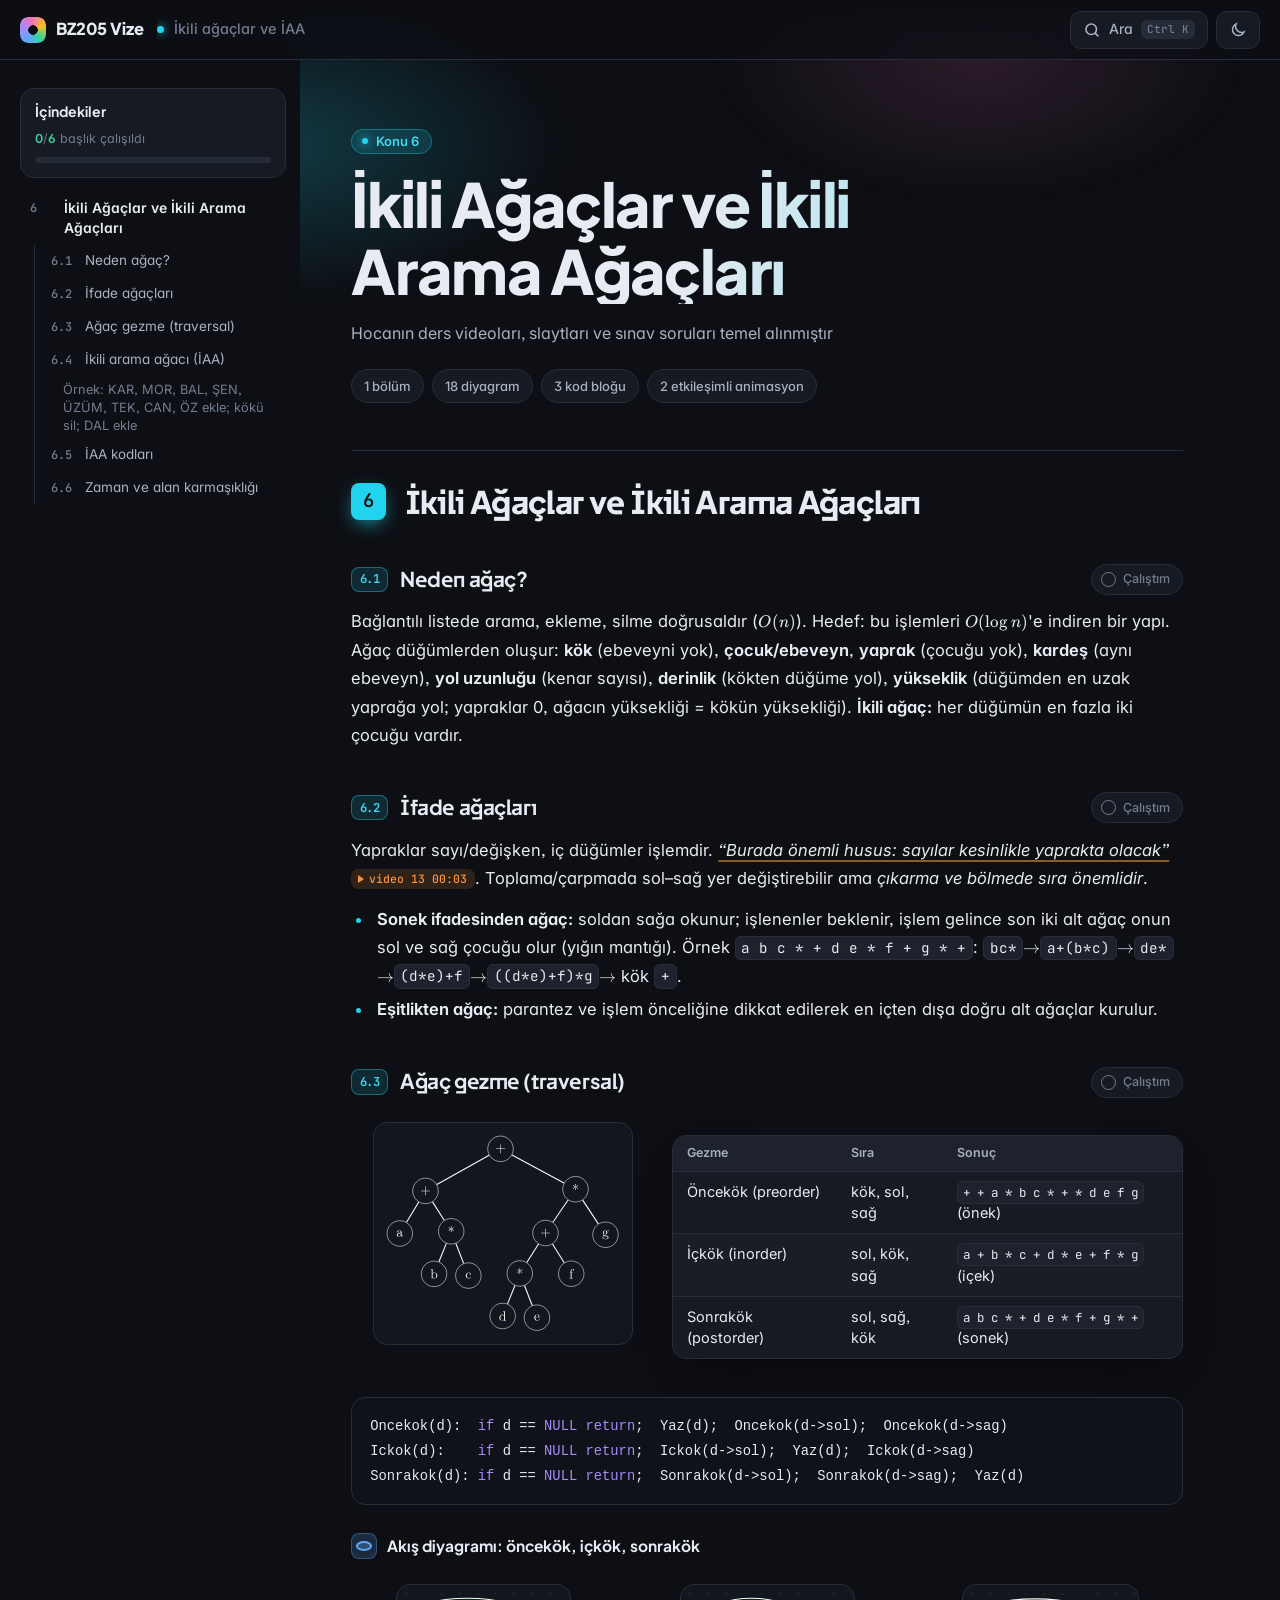
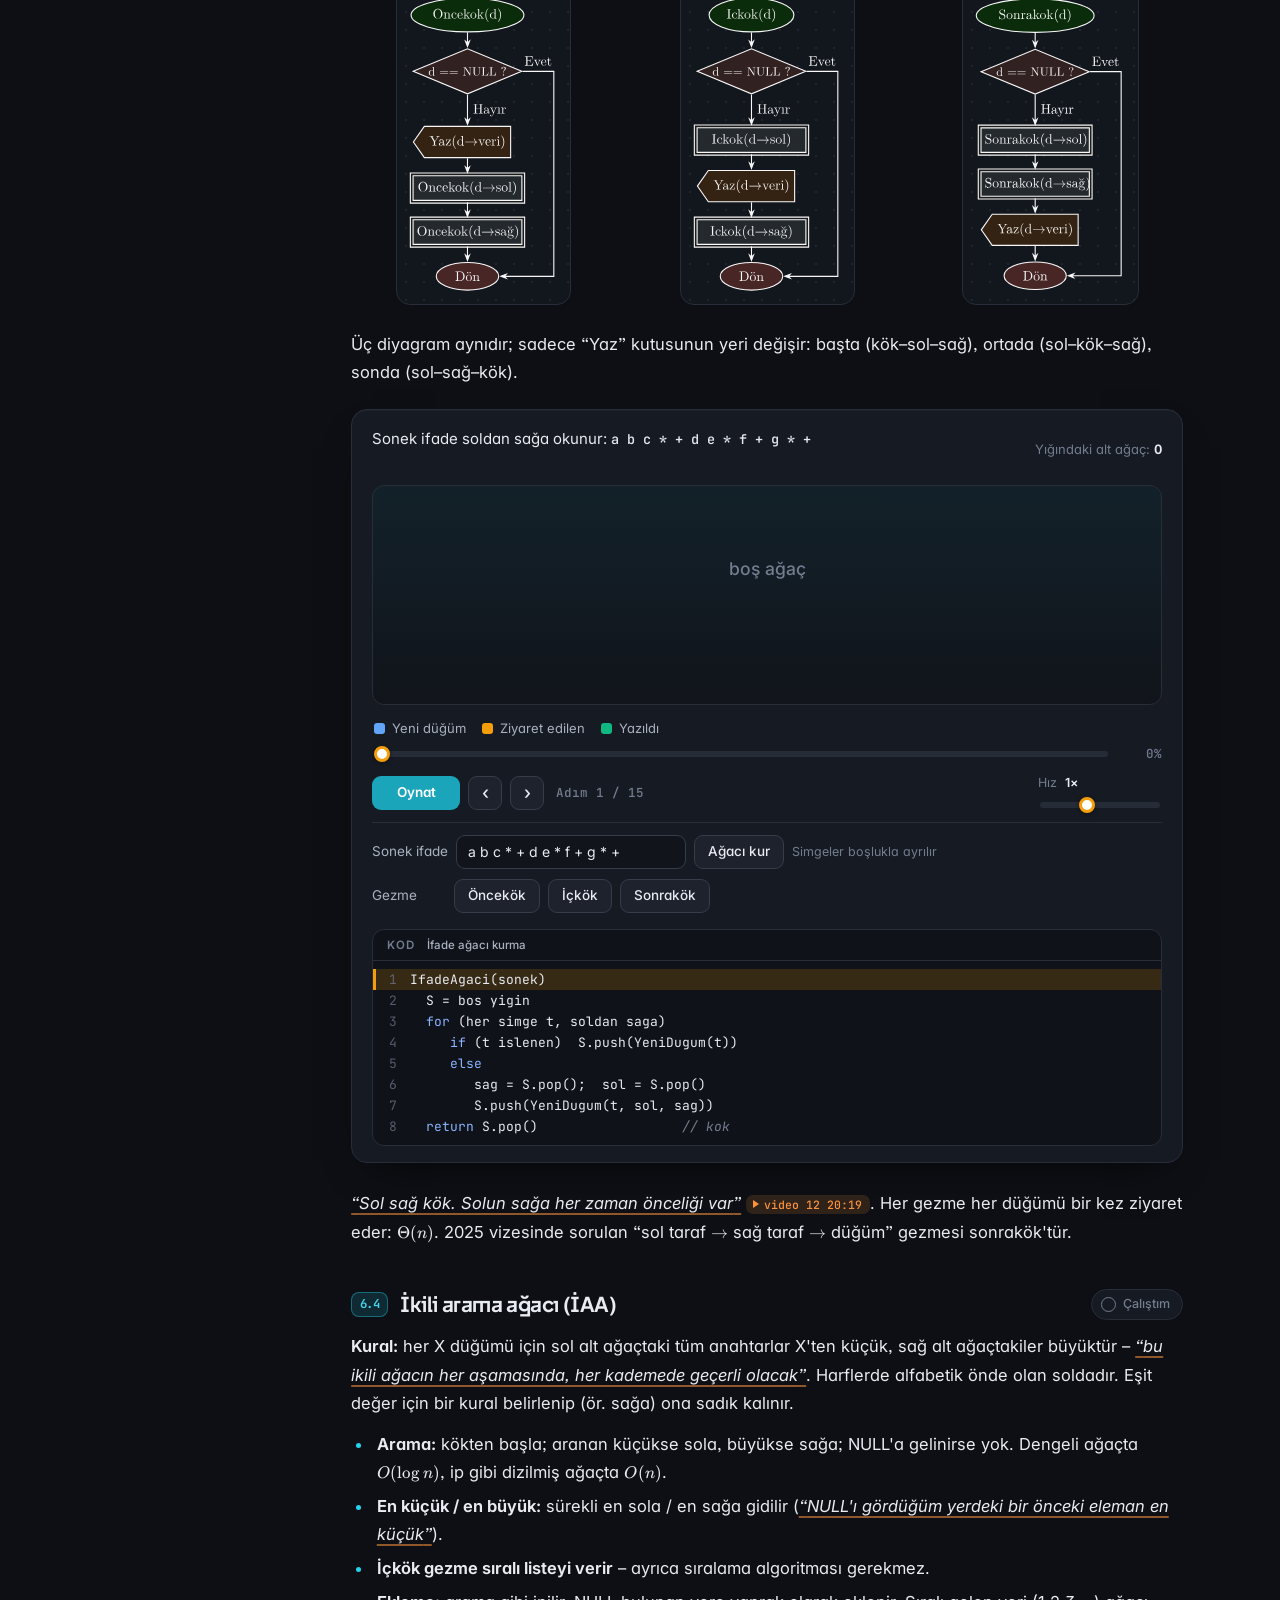
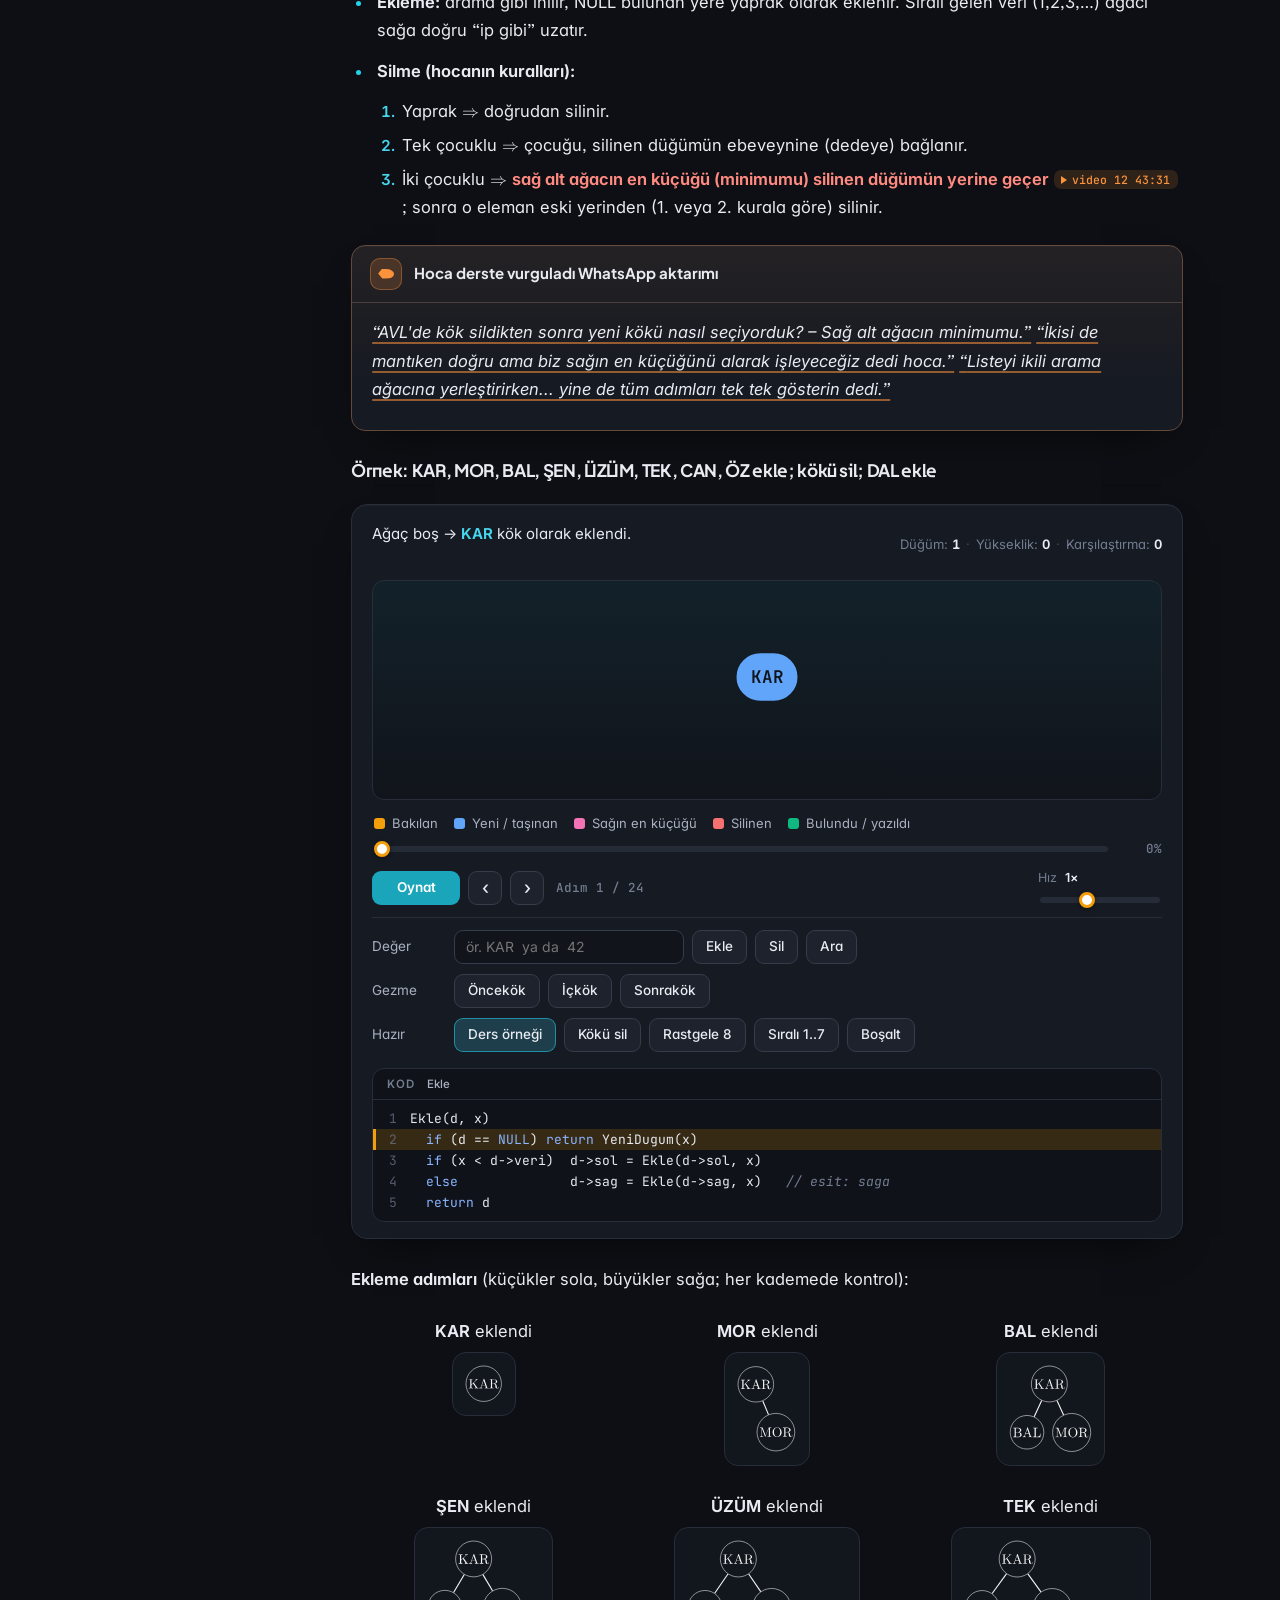
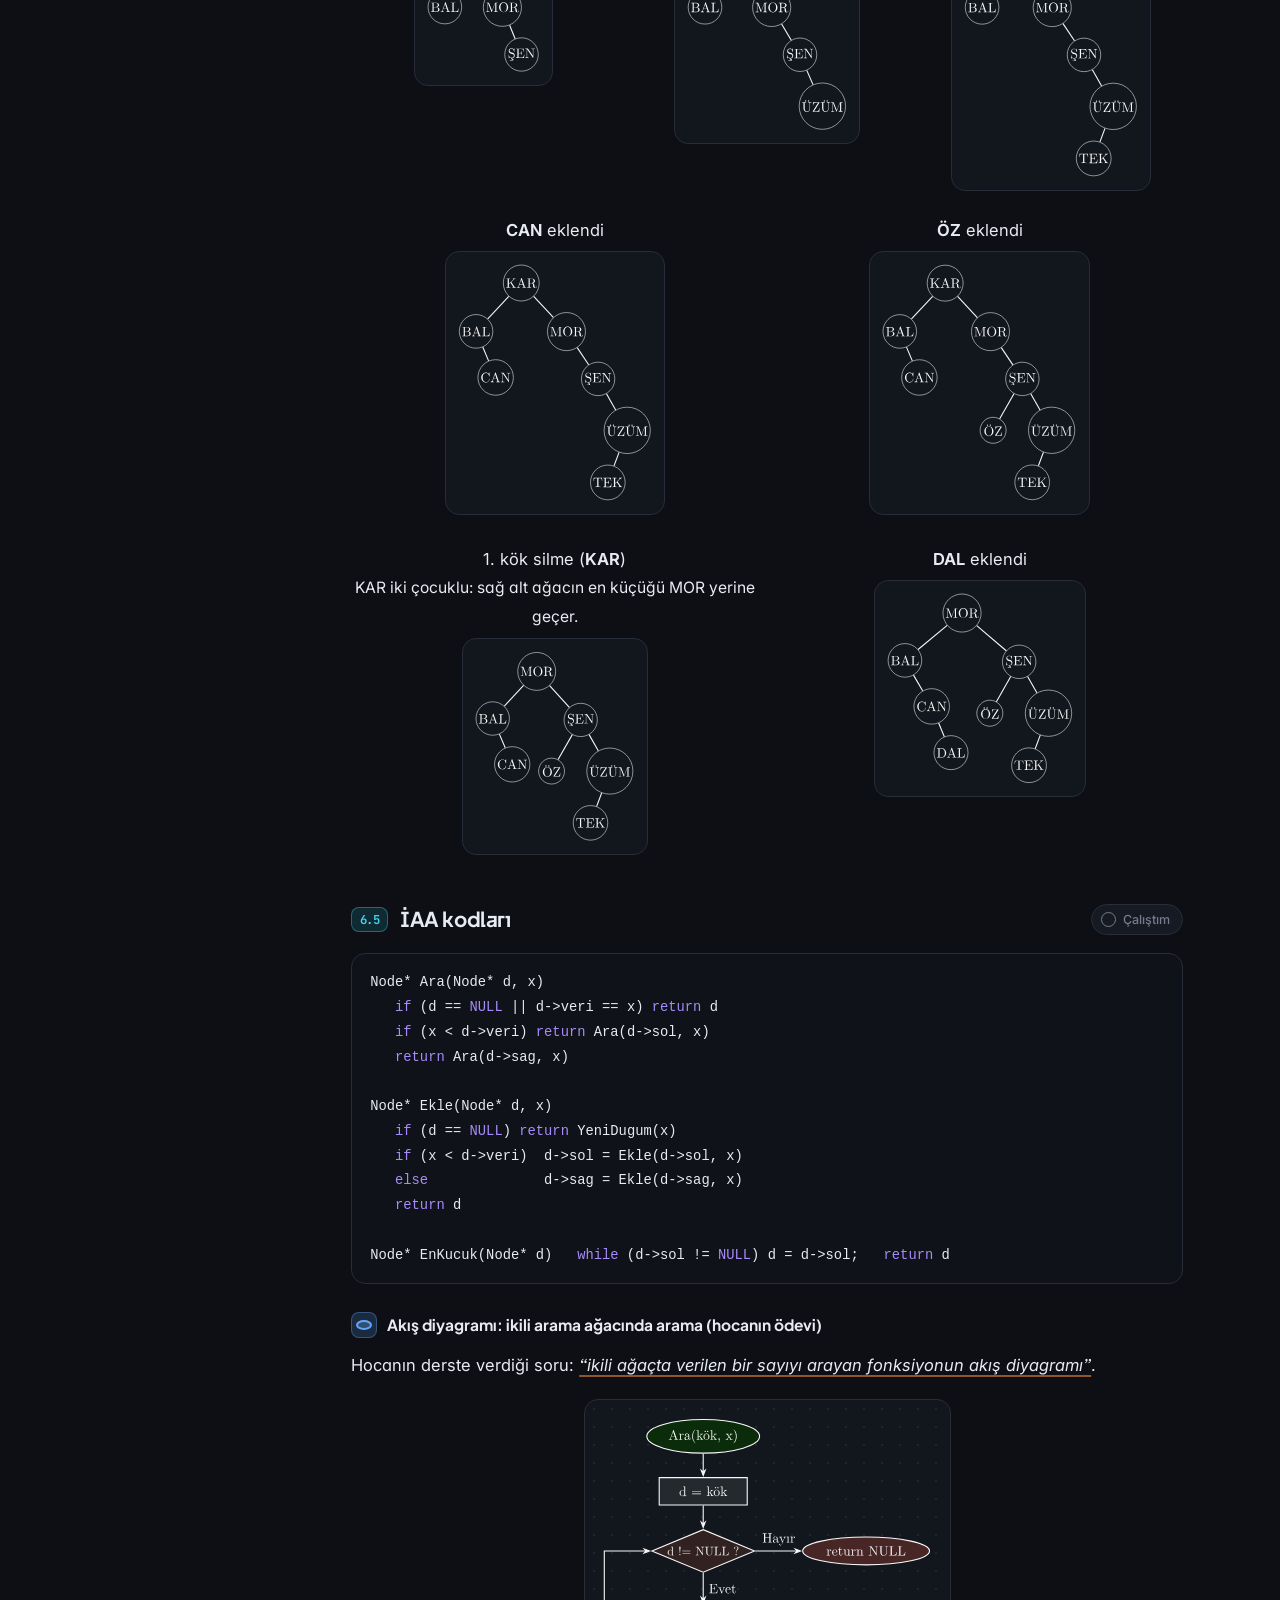
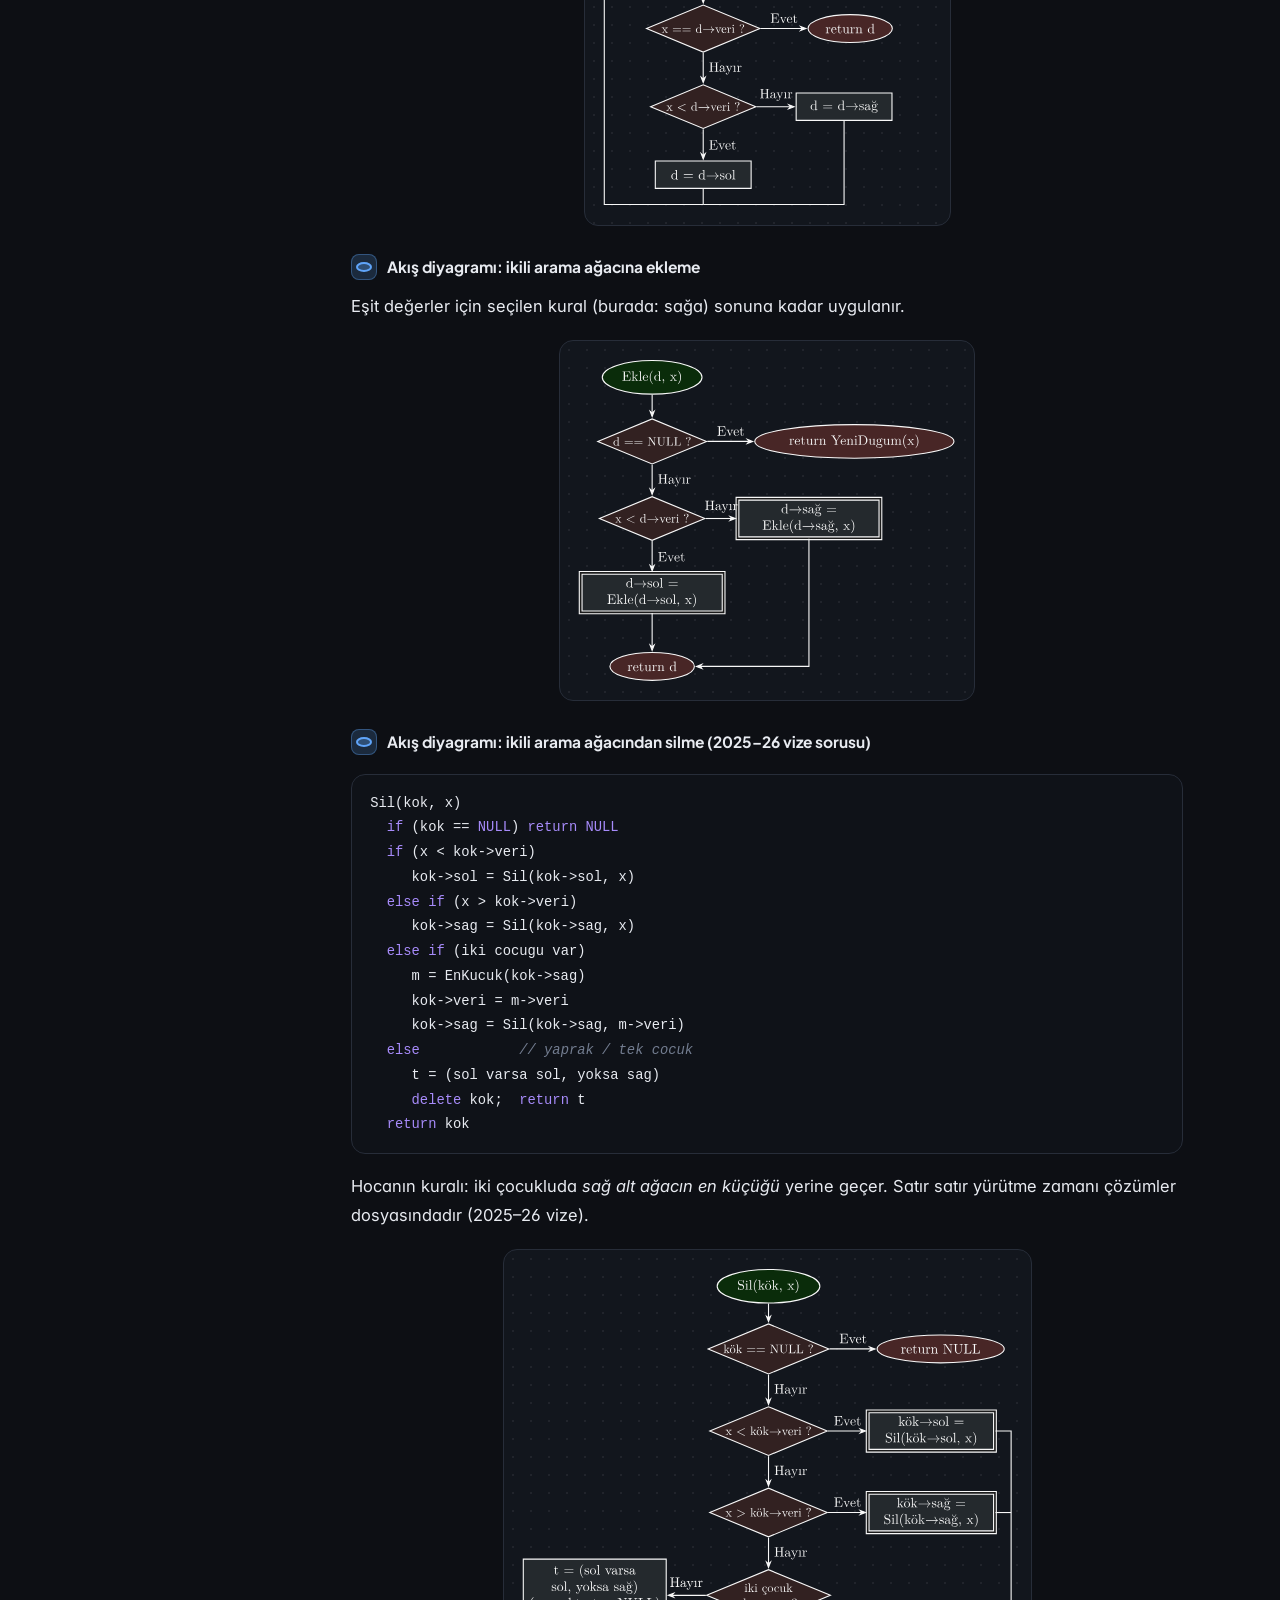
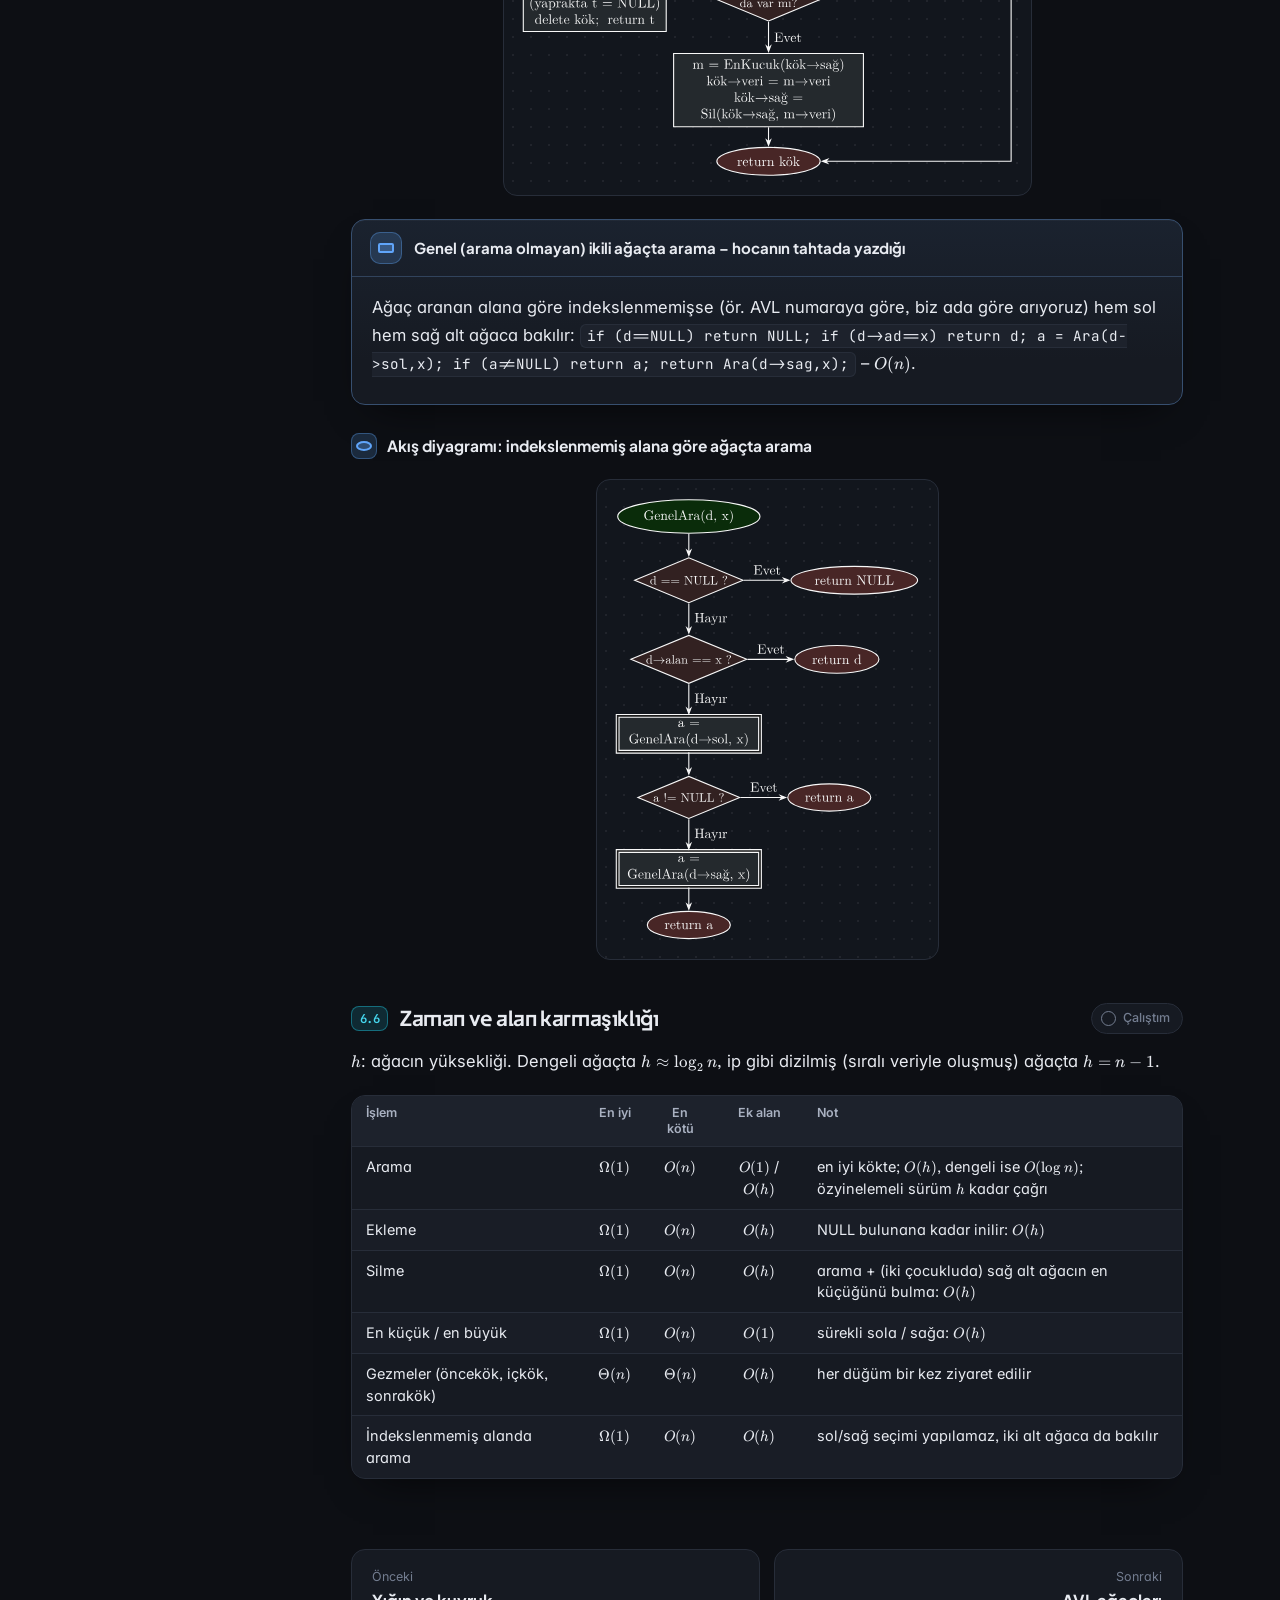
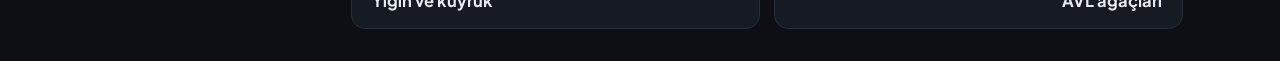
<file: html/konu-06-agac.html>
<!doctype html>
<html lang="tr">
<head>
<meta charset="utf-8">
<meta name="viewport" content="width=device-width, initial-scale=1">
<title>İkili Ağaçlar ve İkili Arama Ağaçları | BZ205 Vize</title>
<script>var t='dark';try{t=localStorage.getItem('bz205:theme')||'dark';}catch(e){}document.documentElement.dataset.theme=t;</script>
<link rel="preconnect" href="https://fonts.googleapis.com"><link rel="preconnect" href="https://fonts.gstatic.com" crossorigin><link href="https://fonts.googleapis.com/css2?family=Inter:ital,opsz,wght@0,14..32,400;0,14..32,500;0,14..32,600;0,14..32,700;1,14..32,400&family=Plus+Jakarta+Sans:wght@600;700;800&family=JetBrains+Mono:wght@400;500;600&display=swap" rel="stylesheet">
<link rel="stylesheet" href="assets/katex/katex.min.css">
<link rel="stylesheet" href="assets/style.css?v=7de8de52">
<link rel="stylesheet" href="assets/viz.css?v=4ec59e51">
</head>
<body class="doc g-konu" data-page="konu-06-agac" data-group="konu" data-unit="h3" data-title="İkili ağaçlar ve İAA" style="--accent:#22D3EE">
<div class="readbar"><span></span></div>
<header class="topbar">
  <button class="tb-btn menu" id="menuBtn" type="button" aria-label="İçindekiler"><span class="ic ic-menu"></span></button>
  <a class="brand" href="../index.html"><span class="brand-dot"></span>BZ205 Vize</a>
  <span class="crumb">İkili ağaçlar ve İAA</span>
  <div class="tb-actions">
    <button class="tb-btn sbtn" id="searchBtn" type="button"><span class="ic ic-search"></span><span class="lbl">Ara</span><kbd>Ctrl K</kbd></button>
    
    <button class="tb-btn" id="themeBtn" type="button" aria-label="Tema değiştir"><span class="ic ic-theme"></span></button>
  </div>
</header>
<div class="layout">
  <aside class="toc" id="toc">
    <div class="toc-head">
      <span>İçindekiler</span>
      <span class="toc-prog"><b id="pgDone">0</b>/<b id="pgAll">6</b> başlık çalışıldı</span>
      <span class="meter"><i id="pgBar"></i></span>
    </div>
    <nav><ol class="toc-l"><li class="t2"><a href="#ikili-agaclar-ve-ikili-arama-agaclari"><span class="tn">6</span><span>İkili Ağaçlar ve İkili Arama Ağaçları</span></a><ol class="toc-s"><li class="t3"><a href="#neden-agac"><span class="tn">6.1</span><span>Neden ağaç?</span></a></li><li class="t3"><a href="#ifade-agaclari"><span class="tn">6.2</span><span>İfade ağaçları</span></a></li><li class="t3"><a href="#agac-gezme-traversal"><span class="tn">6.3</span><span>Ağaç gezme (traversal)</span></a></li><li class="t3"><a href="#ikili-arama-agaci-iaa"><span class="tn">6.4</span><span>İkili arama ağacı (İAA)</span></a></li><li class="t4"><a href="#ornek-kar-mor-bal-sen-uzum-tek-can-oz-ekle-koku-sil-dal-ekle"><span class="tn"></span><span>Örnek: KAR, MOR, BAL, ŞEN, ÜZÜM, TEK, CAN, ÖZ ekle; kökü sil; DAL ekle</span></a></li><li class="t3"><a href="#iaa-kodlari"><span class="tn">6.5</span><span>İAA kodları</span></a></li><li class="t3"><a href="#zaman-ve-alan-karmasikligi"><span class="tn">6.6</span><span>Zaman ve alan karmaşıklığı</span></a></li></ol></li></ol></nav>
  </aside>
  <main class="content" id="content">
    <header class="doc-hero">
      <p class="kicker">Konu 6</p>
      <h1><span class="fs-l">İkili Ağaçlar ve İkili Arama Ağaçları</span></h1>
      <p class="byline">Hocanın ders videoları, slaytları ve sınav soruları temel alınmıştır</p>
      <ul class="chips"><li>1 bölüm</li><li>18 diyagram</li><li>3 kod bloğu</li><li>2 etkileşimli animasyon</li></ul>
    </header>
    <article class="prose">
<h2 id="ikili-agaclar-ve-ikili-arama-agaclari" class="h"><span class="num">6</span><span class="ht">İkili Ağaçlar ve İkili Arama Ağaçları</span></h2>
<h3 id="neden-agac" class="h"><span class="num">6.1</span><span class="ht">Neden ağaç?</span></h3>
<p>Bağlantılı listede arama, ekleme, silme doğrusaldır (<span class="katex"><span class="katex-html" aria-hidden="true"><span class="base"><span class="strut" style="height:1em;vertical-align:-0.25em;"></span><span class="mord mathnormal" style="margin-right:0.02778em;">O</span><span class="mopen">(</span><span class="mord mathnormal">n</span><span class="mclose">)</span></span></span></span>). Hedef: bu işlemleri <span class="katex"><span class="katex-html" aria-hidden="true"><span class="base"><span class="strut" style="height:1em;vertical-align:-0.25em;"></span><span class="mord mathnormal" style="margin-right:0.02778em;">O</span><span class="mopen">(</span><span class="mop">lo<span style="margin-right:0.01389em;">g</span></span><span class="mspace" style="margin-right:0.1667em;"></span><span class="mord mathnormal">n</span><span class="mclose">)</span></span></span></span>'e indiren bir yapı. Ağaç düğümlerden oluşur: <strong>kök</strong> (ebeveyni yok), <strong>çocuk/ebeveyn</strong>, <strong>yaprak</strong> (çocuğu yok), <strong>kardeş</strong> (aynı ebeveyn), <strong>yol uzunluğu</strong> (kenar sayısı), <strong>derinlik</strong> (kökten düğüme yol), <strong>yükseklik</strong> (düğümden en uzak yaprağa yol; yapraklar 0, ağacın yüksekliği = kökün yüksekliği). <strong>İkili ağaç:</strong> her düğümün en fazla iki çocuğu vardır.</p>
<h3 id="ifade-agaclari" class="h"><span class="num">6.2</span><span class="ht">İfade ağaçları</span></h3>
<p>Yapraklar sayı/değişken, iç düğümler işlemdir. <q class="alinti">Burada önemli husus: sayılar kesinlikle yaprakta olacak</q> <span class="zd" title="Ders videosu ve dakikası">video 13 00:03</span>. Toplama/çarpmada sol–sağ yer değiştirebilir ama <em>çıkarma ve bölmede sıra önemlidir</em>.</p>
<ul class="l"><li><strong>Sonek ifadesinden ağaç:</strong> soldan sağa okunur; işlenenler beklenir, işlem gelince son iki alt ağaç onun sol ve sağ çocuğu olur (yığın mantığı). Örnek <code class="tt">a b c * + d e * f + g * +</code>: <code class="tt">bc*</code><span class="katex"><span class="katex-html" aria-hidden="true"><span class="base"><span class="strut" style="height:0.3669em;"></span><span class="mrel">→</span></span></span></span><code class="tt">a+(b*c)</code><span class="katex"><span class="katex-html" aria-hidden="true"><span class="base"><span class="strut" style="height:0.3669em;"></span><span class="mrel">→</span></span></span></span><code class="tt">de*</code><span class="katex"><span class="katex-html" aria-hidden="true"><span class="base"><span class="strut" style="height:0.3669em;"></span><span class="mrel">→</span></span></span></span><code class="tt">(d*e)+f</code><span class="katex"><span class="katex-html" aria-hidden="true"><span class="base"><span class="strut" style="height:0.3669em;"></span><span class="mrel">→</span></span></span></span><code class="tt">((d*e)+f)*g</code><span class="katex"><span class="katex-html" aria-hidden="true"><span class="base"><span class="strut" style="height:0.3669em;"></span><span class="mrel">→</span></span></span></span> kök <code class="tt">+</code>.</li><li><strong>Eşitlikten ağaç:</strong> parantez ve işlem önceliğine dikkat edilerek en içten dışa doğru alt ağaçlar kurulur.</li></ul>
<h3 id="agac-gezme-traversal" class="h"><span class="num">6.3</span><span class="ht">Ağaç gezme (traversal)</span></h3>
<div class="center"><div class="mprow"><div class="mp center" style="--w:0.350"><figure class="gfx gfx-tree"><button type="button" class="zoom" aria-label="Büyüt"><img src="assets/gfx/g_6196a1c9ec27.svg" width="238" height="201" loading="lazy" alt="Ağaç diyagramı"></button></figure></div><div class="mp" style="--w:0.600"><div class="tbl-wrap"><table class="tbl"><thead><tr><th>Gezme</th><th>Sıra</th><th>Sonuç</th></tr></thead><tbody><tr><td>Öncekök (preorder)</td><td>kök, sol, sağ</td><td><code class="tt">+ + a * b c * + * d e f g</code> (önek)</td></tr><tr><td>İçkök (inorder)</td><td>sol, kök, sağ</td><td><code class="tt">a + b * c + d * e + f * g</code> (içek)</td></tr><tr><td>Sonrakök (postorder)</td><td>sol, sağ, kök</td><td><code class="tt">a b c * + d e * f + g * +</code> (sonek)</td></tr></tbody></table></div></div></div></div>
<div class="code"><pre><code>Oncekok(d):  <span class="k-k">if</span> d == <span class="k-k">NULL</span> <span class="k-k">return</span>;  Yaz(d);  Oncekok(d-&gt;sol);  Oncekok(d-&gt;sag)
Ickok(d):    <span class="k-k">if</span> d == <span class="k-k">NULL</span> <span class="k-k">return</span>;  Ickok(d-&gt;sol);  Yaz(d);  Ickok(d-&gt;sag)
Sonrakok(d): <span class="k-k">if</span> d == <span class="k-k">NULL</span> <span class="k-k">return</span>;  Sonrakok(d-&gt;sol);  Sonrakok(d-&gt;sag);  Yaz(d)</code></pre></div>
<div class="akis-bas"><i class="shape s-basla"></i>Akış diyagramı: öncekök, içkök, sonrakök</div>
<div class="center"><div class="mprow"><div class="mp center" style="--w:0.320"><figure class="gfx gfx-flow"><button type="button" class="zoom" aria-label="Büyüt"><img src="assets/gfx/g_b0b223ab42e1.svg" width="153" height="299" loading="lazy" alt="Akış diyagramı"></button></figure></div><div class="mp center" style="--w:0.320"><figure class="gfx gfx-flow"><button type="button" class="zoom" aria-label="Büyüt"><img src="assets/gfx/g_694481fa32e6.svg" width="153" height="299" loading="lazy" alt="Akış diyagramı"></button></figure></div><div class="mp center" style="--w:0.320"><figure class="gfx gfx-flow"><button type="button" class="zoom" aria-label="Büyüt"><img src="assets/gfx/g_abd84ff5ea34.svg" width="155" height="299" loading="lazy" alt="Akış diyagramı"></button></figure></div></div></div>
<p>Üç diyagram aynıdır; sadece “Yaz” kutusunun yeri değişir: başta (kök–sol–sağ), ortada (sol–kök–sağ), sonda (sol–sağ–kök).</p>
<div class="viz" data-viz="gezme" data-init="a b c * + d e * f + g * +"><noscript>Bu animasyon için JavaScript gerekir.</noscript></div>
<p><q class="alinti">Sol sağ kök. Solun sağa her zaman önceliği var</q> <span class="zd" title="Ders videosu ve dakikası">video 12 20:19</span>. Her gezme her düğümü bir kez ziyaret eder: <span class="katex"><span class="katex-html" aria-hidden="true"><span class="base"><span class="strut" style="height:1em;vertical-align:-0.25em;"></span><span class="mord">Θ</span><span class="mopen">(</span><span class="mord mathnormal">n</span><span class="mclose">)</span></span></span></span>. 2025 vizesinde sorulan “sol taraf <span class="katex"><span class="katex-html" aria-hidden="true"><span class="base"><span class="strut" style="height:0.3669em;"></span><span class="mrel">→</span></span></span></span> sağ taraf <span class="katex"><span class="katex-html" aria-hidden="true"><span class="base"><span class="strut" style="height:0.3669em;"></span><span class="mrel">→</span></span></span></span> düğüm” gezmesi sonrakök'tür.</p>
<h3 id="ikili-arama-agaci-iaa" class="h"><span class="num">6.4</span><span class="ht">İkili arama ağacı (İAA)</span></h3>
<p><strong>Kural:</strong> her X düğümü için sol alt ağaçtaki tüm anahtarlar X'ten küçük, sağ alt ağaçtakiler büyüktür – <q class="alinti">bu ikili ağacın her aşamasında, her kademede geçerli olacak</q>. Harflerde alfabetik önde olan soldadır. Eşit değer için bir kural belirlenip (ör. sağa) ona sadık kalınır.</p>
<ul class="l"><li><strong>Arama:</strong> kökten başla; aranan küçükse sola, büyükse sağa; NULL'a gelinirse yok. Dengeli ağaçta <span class="katex"><span class="katex-html" aria-hidden="true"><span class="base"><span class="strut" style="height:1em;vertical-align:-0.25em;"></span><span class="mord mathnormal" style="margin-right:0.02778em;">O</span><span class="mopen">(</span><span class="mop">lo<span style="margin-right:0.01389em;">g</span></span><span class="mspace" style="margin-right:0.1667em;"></span><span class="mord mathnormal">n</span><span class="mclose">)</span></span></span></span>, ip gibi dizilmiş ağaçta <span class="katex"><span class="katex-html" aria-hidden="true"><span class="base"><span class="strut" style="height:1em;vertical-align:-0.25em;"></span><span class="mord mathnormal" style="margin-right:0.02778em;">O</span><span class="mopen">(</span><span class="mord mathnormal">n</span><span class="mclose">)</span></span></span></span>.</li><li><strong>En küçük / en büyük:</strong> sürekli en sola / en sağa gidilir (<q class="alinti">NULL'ı gördüğüm yerdeki bir önceki eleman en küçük</q>).</li><li><strong>İçkök gezme sıralı listeyi verir</strong> – ayrıca sıralama algoritması gerekmez.</li><li><strong>Ekleme:</strong> arama gibi inilir, NULL bulunan yere yaprak olarak eklenir. Sıralı gelen veri (1,2,3,…) ağacı sağa doğru “ip gibi” uzatır.</li><li><p><strong>Silme (hocanın kuralları):</strong></p>
<ol class="l"><li>Yaprak <span class="katex"><span class="katex-html" aria-hidden="true"><span class="base"><span class="strut" style="height:0.3669em;"></span><span class="mrel">⇒</span></span></span></span> doğrudan silinir.</li><li>Tek çocuklu <span class="katex"><span class="katex-html" aria-hidden="true"><span class="base"><span class="strut" style="height:0.3669em;"></span><span class="mrel">⇒</span></span></span></span> çocuğu, silinen düğümün ebeveynine (dedeye) bağlanır.</li><li>İki çocuklu <span class="katex"><span class="katex-html" aria-hidden="true"><span class="base"><span class="strut" style="height:0.3669em;"></span><span class="mrel">⇒</span></span></span></span> <strong class="vurg">sağ alt ağacın en küçüğü (minimumu) silinen düğümün yerine geçer</strong> <span class="zd" title="Ders videosu ve dakikası">video 12 43:31</span>; sonra o eleman eski yerinden (1. veya 2. kurala göre) silinir.</li></ol></li></ul>
<section class="box box-hoca"><div class="box-h"><i class="shape s-ekran"></i><span class="bt">Hoca derste vurguladı WhatsApp aktarımı</span></div><div class="box-b"><p><q class="alinti">AVL'de kök sildikten sonra yeni kökü nasıl seçiyorduk? – Sağ alt ağacın minimumu.</q> <q class="alinti">İkisi de mantıken doğru ama biz sağın en küçüğünü alarak işleyeceğiz dedi hoca.</q> <q class="alinti">Listeyi ikili arama ağacına yerleştirirken... yine de tüm adımları tek tek gösterin dedi.</q></p></div></section>
<h4 id="ornek-kar-mor-bal-sen-uzum-tek-can-oz-ekle-koku-sil-dal-ekle" class="h"><span class="num"></span><span class="ht">Örnek: KAR, MOR, BAL, ŞEN, ÜZÜM, TEK, CAN, ÖZ ekle; kökü sil; DAL ekle</span></h4>
<div class="viz" data-viz="iaa" data-init="KAR,MOR,BAL,ŞEN,ÜZÜM,TEK,CAN,ÖZ"><noscript>Bu animasyon için JavaScript gerekir.</noscript></div>
<p><strong>Ekleme adımları</strong> (küçükler sola, büyükler sağa; her kademede kontrol):</p>
<div class="center"><div class="mprow"><div class="mp center" style="--w:0.320"><p><strong>KAR</strong> eklendi</p>
<figure class="gfx gfx-tree"><button type="button" class="zoom" aria-label="Büyüt"><img src="assets/gfx/g_580c70875a1b.svg" width="42" height="42" loading="lazy" alt="Ağaç diyagramı"></button></figure></div><div class="mp center" style="--w:0.320"><p><strong>MOR</strong> eklendi</p>
<figure class="gfx gfx-tree"><button type="button" class="zoom" aria-label="Büyüt"><img src="assets/gfx/g_046953ebc3d3.svg" width="64" height="92" loading="lazy" alt="Ağaç diyagramı"></button></figure></div><div class="mp center" style="--w:0.320"><p><strong>BAL</strong> eklendi</p>
<figure class="gfx gfx-tree"><button type="button" class="zoom" aria-label="Büyüt"><img src="assets/gfx/g_0787bcdf5d70.svg" width="87" height="92" loading="lazy" alt="Ağaç diyagramı"></button></figure></div><div class="mp center" style="--w:0.320"><p><strong>ŞEN</strong> eklendi</p>
<figure class="gfx gfx-tree"><button type="button" class="zoom" aria-label="Büyüt"><img src="assets/gfx/g_1869ff8b2b71.svg" width="117" height="137" loading="lazy" alt="Ağaç diyagramı"></button></figure></div><div class="mp center" style="--w:0.320"><p><strong>ÜZÜM</strong> eklendi</p>
<figure class="gfx gfx-tree"><button type="button" class="zoom" aria-label="Büyüt"><img src="assets/gfx/g_6595dc74b8c3.svg" width="164" height="195" loading="lazy" alt="Ağaç diyagramı"></button></figure></div><div class="mp center" style="--w:0.320"><p><strong>TEK</strong> eklendi</p>
<figure class="gfx gfx-tree"><button type="button" class="zoom" aria-label="Büyüt"><img src="assets/gfx/g_e95760f5b045.svg" width="178" height="242" loading="lazy" alt="Ağaç diyagramı"></button></figure></div><div class="mp center" style="--w:0.320"><p><strong>CAN</strong> eklendi</p>
<figure class="gfx gfx-tree"><button type="button" class="zoom" aria-label="Büyüt"><img src="assets/gfx/g_df2fed23ce23.svg" width="198" height="242" loading="lazy" alt="Ağaç diyagramı"></button></figure></div><div class="mp center" style="--w:0.320"><p><strong>ÖZ</strong> eklendi</p>
<figure class="gfx gfx-tree"><button type="button" class="zoom" aria-label="Büyüt"><img src="assets/gfx/g_13803c03d4fe.svg" width="199" height="242" loading="lazy" alt="Ağaç diyagramı"></button></figure></div></div></div>
<div class="center"><div class="mprow"><div class="mp center" style="--w:0.480"><p>1. kök silme (<strong>KAR</strong>)<br> <span class="fs-s">KAR iki çocuklu: sağ alt ağacın en küçüğü MOR yerine geçer.</span></p>
<figure class="gfx gfx-tree"><button type="button" class="zoom" aria-label="Büyüt"><img src="assets/gfx/g_2faf8c44a853.svg" width="164" height="196" loading="lazy" alt="Ağaç diyagramı"></button></figure></div><div class="mp center" style="--w:0.480"><p><strong>DAL</strong> eklendi</p>
<figure class="gfx gfx-tree"><button type="button" class="zoom" aria-label="Büyüt"><img src="assets/gfx/g_7b96ae784e4e.svg" width="190" height="196" loading="lazy" alt="Ağaç diyagramı"></button></figure></div></div></div>
<h3 id="iaa-kodlari" class="h"><span class="num">6.5</span><span class="ht">İAA kodları</span></h3>
<div class="code"><pre><code>Node* Ara(Node* d, x)
   <span class="k-k">if</span> (d == <span class="k-k">NULL</span> || d-&gt;veri == x) <span class="k-k">return</span> d
   <span class="k-k">if</span> (x &lt; d-&gt;veri) <span class="k-k">return</span> Ara(d-&gt;sol, x)
   <span class="k-k">return</span> Ara(d-&gt;sag, x)

Node* Ekle(Node* d, x)
   <span class="k-k">if</span> (d == <span class="k-k">NULL</span>) <span class="k-k">return</span> YeniDugum(x)
   <span class="k-k">if</span> (x &lt; d-&gt;veri)  d-&gt;sol = Ekle(d-&gt;sol, x)
   <span class="k-k">else</span>              d-&gt;sag = Ekle(d-&gt;sag, x)
   <span class="k-k">return</span> d

Node* EnKucuk(Node* d)   <span class="k-k">while</span> (d-&gt;sol != <span class="k-k">NULL</span>) d = d-&gt;sol;   <span class="k-k">return</span> d</code></pre></div>
<div class="akis-bas"><i class="shape s-basla"></i>Akış diyagramı: ikili arama ağacında arama (hocanın ödevi)</div>
<p>Hocanın derste verdiği soru: <q class="alinti">ikili ağaçta verilen bir sayıyı arayan fonksiyonun akış diyagramı</q>.</p>
<div class="center"><figure class="gfx gfx-flow"><button type="button" class="zoom" aria-label="Büyüt"><img src="assets/gfx/g_aad6e189beef.svg" width="333" height="392" loading="lazy" alt="Akış diyagramı"></button></figure></div>
<div class="akis-bas"><i class="shape s-basla"></i>Akış diyagramı: ikili arama ağacına ekleme</div>
<p>Eşit değerler için seçilen kural (burada: sağa) sonuna kadar uygulanır.</p>
<div class="center"><figure class="gfx gfx-flow"><button type="button" class="zoom" aria-label="Büyüt"><img src="assets/gfx/g_8fe692380845.svg" width="382" height="327" loading="lazy" alt="Akış diyagramı"></button></figure></div>
<div class="akis-bas"><i class="shape s-basla"></i>Akış diyagramı: ikili arama ağacından silme (2025–26 vize sorusu)</div>
<div class="code"><pre><code>Sil(kok, x)
  <span class="k-k">if</span> (kok == <span class="k-k">NULL</span>) <span class="k-k">return</span> <span class="k-k">NULL</span>
  <span class="k-k">if</span> (x &lt; kok-&gt;veri)
     kok-&gt;sol = Sil(kok-&gt;sol, x)
  <span class="k-k">else</span> <span class="k-k">if</span> (x &gt; kok-&gt;veri)
     kok-&gt;sag = Sil(kok-&gt;sag, x)
  <span class="k-k">else</span> <span class="k-k">if</span> (iki cocugu var)
     m = EnKucuk(kok-&gt;sag)
     kok-&gt;veri = m-&gt;veri
     kok-&gt;sag = Sil(kok-&gt;sag, m-&gt;veri)
  <span class="k-k">else</span>            <span class="k-c">// yaprak / tek cocuk</span>
     t = (sol varsa sol, yoksa sag)
     <span class="k-k">delete</span> kok;  <span class="k-k">return</span> t
  <span class="k-k">return</span> kok</code></pre></div>
<p>Hocanın kuralı: iki çocukluda <em>sağ alt ağacın en küçüğü</em> yerine geçer. Satır satır yürütme zamanı çözümler dosyasındadır (2025–26 vize).</p>
<div class="center"><figure class="gfx gfx-flow"><button type="button" class="zoom" aria-label="Büyüt"><img src="assets/gfx/g_7cfb244aed9a.svg" width="495" height="513" loading="lazy" alt="Akış diyagramı"></button></figure></div>
<section class="box box-bilgi"><div class="box-h"><i class="shape s-islem"></i><span class="bt">Genel (arama olmayan) ikili ağaçta arama – hocanın tahtada yazdığı</span></div><div class="box-b"><p>Ağaç aranan alana göre indekslenmemişse (ör. AVL numaraya göre, biz ada göre arıyoruz) hem sol hem sağ alt ağaca bakılır: <code class="tt">if (d==NULL) return NULL; if (d-&gt;ad==x) return d; a = Ara(d-&gt;sol,x); if (a!=NULL) return a; return Ara(d-&gt;sag,x);</code> – <span class="katex"><span class="katex-html" aria-hidden="true"><span class="base"><span class="strut" style="height:1em;vertical-align:-0.25em;"></span><span class="mord mathnormal" style="margin-right:0.02778em;">O</span><span class="mopen">(</span><span class="mord mathnormal">n</span><span class="mclose">)</span></span></span></span>.</p></div></section>
<div class="akis-bas"><i class="shape s-basla"></i>Akış diyagramı: indekslenmemiş alana göre ağaçta arama</div>
<div class="center"><figure class="gfx gfx-flow"><button type="button" class="zoom" aria-label="Büyüt"><img src="assets/gfx/g_17b6e97147b9.svg" width="309" height="448" loading="lazy" alt="Akış diyagramı"></button></figure></div>
<h3 id="zaman-ve-alan-karmasikligi" class="h"><span class="num">6.6</span><span class="ht">Zaman ve alan karmaşıklığı</span></h3>
<p><span class="katex"><span class="katex-html" aria-hidden="true"><span class="base"><span class="strut" style="height:0.6944em;"></span><span class="mord mathnormal">h</span></span></span></span>: ağacın yüksekliği. Dengeli ağaçta <span class="katex"><span class="katex-html" aria-hidden="true"><span class="base"><span class="strut" style="height:0.6944em;"></span><span class="mord mathnormal">h</span><span class="mspace" style="margin-right:0.2778em;"></span><span class="mrel">≈</span><span class="mspace" style="margin-right:0.2778em;"></span></span><span class="base"><span class="strut" style="height:0.9386em;vertical-align:-0.2441em;"></span><span class="mop"><span class="mop">lo<span style="margin-right:0.01389em;">g</span></span><span class="msupsub"><span class="vlist-t vlist-t2"><span class="vlist-r"><span class="vlist" style="height:0.207em;"><span style="top:-2.4559em;margin-right:0.05em;"><span class="pstrut" style="height:2.7em;"></span><span class="sizing reset-size6 size3 mtight"><span class="mord mtight">2</span></span></span></span><span class="vlist-s">​</span></span><span class="vlist-r"><span class="vlist" style="height:0.2441em;"><span></span></span></span></span></span></span><span class="mspace" style="margin-right:0.1667em;"></span><span class="mord mathnormal">n</span></span></span></span>, ip gibi dizilmiş (sıralı veriyle oluşmuş) ağaçta <span class="katex"><span class="katex-html" aria-hidden="true"><span class="base"><span class="strut" style="height:0.6944em;"></span><span class="mord mathnormal">h</span><span class="mspace" style="margin-right:0.2778em;"></span><span class="mrel">=</span><span class="mspace" style="margin-right:0.2778em;"></span></span><span class="base"><span class="strut" style="height:0.6667em;vertical-align:-0.0833em;"></span><span class="mord mathnormal">n</span><span class="mspace" style="margin-right:0.2222em;"></span><span class="mbin">−</span><span class="mspace" style="margin-right:0.2222em;"></span></span><span class="base"><span class="strut" style="height:0.6444em;"></span><span class="mord">1</span></span></span></span>.</p>
<div class="center"><div class="tbl-wrap"><table class="tbl"><thead><tr><th>İşlem</th><th class="ac">En iyi</th><th class="ac">En kötü</th><th class="ac">Ek alan</th><th>Not</th></tr></thead><tbody><tr><td>Arama</td><td class="ac"><span class="katex"><span class="katex-html" aria-hidden="true"><span class="base"><span class="strut" style="height:1em;vertical-align:-0.25em;"></span><span class="mord">Ω</span><span class="mopen">(</span><span class="mord">1</span><span class="mclose">)</span></span></span></span></td><td class="ac"><span class="katex"><span class="katex-html" aria-hidden="true"><span class="base"><span class="strut" style="height:1em;vertical-align:-0.25em;"></span><span class="mord mathnormal" style="margin-right:0.02778em;">O</span><span class="mopen">(</span><span class="mord mathnormal">n</span><span class="mclose">)</span></span></span></span></td><td class="ac"><span class="katex"><span class="katex-html" aria-hidden="true"><span class="base"><span class="strut" style="height:1em;vertical-align:-0.25em;"></span><span class="mord mathnormal" style="margin-right:0.02778em;">O</span><span class="mopen">(</span><span class="mord">1</span><span class="mclose">)</span></span></span></span> / <span class="katex"><span class="katex-html" aria-hidden="true"><span class="base"><span class="strut" style="height:1em;vertical-align:-0.25em;"></span><span class="mord mathnormal" style="margin-right:0.02778em;">O</span><span class="mopen">(</span><span class="mord mathnormal">h</span><span class="mclose">)</span></span></span></span></td><td>en iyi kökte; <span class="katex"><span class="katex-html" aria-hidden="true"><span class="base"><span class="strut" style="height:1em;vertical-align:-0.25em;"></span><span class="mord mathnormal" style="margin-right:0.02778em;">O</span><span class="mopen">(</span><span class="mord mathnormal">h</span><span class="mclose">)</span></span></span></span>, dengeli ise <span class="katex"><span class="katex-html" aria-hidden="true"><span class="base"><span class="strut" style="height:1em;vertical-align:-0.25em;"></span><span class="mord mathnormal" style="margin-right:0.02778em;">O</span><span class="mopen">(</span><span class="mop">lo<span style="margin-right:0.01389em;">g</span></span><span class="mspace" style="margin-right:0.1667em;"></span><span class="mord mathnormal">n</span><span class="mclose">)</span></span></span></span>; özyinelemeli sürüm <span class="katex"><span class="katex-html" aria-hidden="true"><span class="base"><span class="strut" style="height:0.6944em;"></span><span class="mord mathnormal">h</span></span></span></span> kadar çağrı</td></tr><tr><td>Ekleme</td><td class="ac"><span class="katex"><span class="katex-html" aria-hidden="true"><span class="base"><span class="strut" style="height:1em;vertical-align:-0.25em;"></span><span class="mord">Ω</span><span class="mopen">(</span><span class="mord">1</span><span class="mclose">)</span></span></span></span></td><td class="ac"><span class="katex"><span class="katex-html" aria-hidden="true"><span class="base"><span class="strut" style="height:1em;vertical-align:-0.25em;"></span><span class="mord mathnormal" style="margin-right:0.02778em;">O</span><span class="mopen">(</span><span class="mord mathnormal">n</span><span class="mclose">)</span></span></span></span></td><td class="ac"><span class="katex"><span class="katex-html" aria-hidden="true"><span class="base"><span class="strut" style="height:1em;vertical-align:-0.25em;"></span><span class="mord mathnormal" style="margin-right:0.02778em;">O</span><span class="mopen">(</span><span class="mord mathnormal">h</span><span class="mclose">)</span></span></span></span></td><td>NULL bulunana kadar inilir: <span class="katex"><span class="katex-html" aria-hidden="true"><span class="base"><span class="strut" style="height:1em;vertical-align:-0.25em;"></span><span class="mord mathnormal" style="margin-right:0.02778em;">O</span><span class="mopen">(</span><span class="mord mathnormal">h</span><span class="mclose">)</span></span></span></span></td></tr><tr><td>Silme</td><td class="ac"><span class="katex"><span class="katex-html" aria-hidden="true"><span class="base"><span class="strut" style="height:1em;vertical-align:-0.25em;"></span><span class="mord">Ω</span><span class="mopen">(</span><span class="mord">1</span><span class="mclose">)</span></span></span></span></td><td class="ac"><span class="katex"><span class="katex-html" aria-hidden="true"><span class="base"><span class="strut" style="height:1em;vertical-align:-0.25em;"></span><span class="mord mathnormal" style="margin-right:0.02778em;">O</span><span class="mopen">(</span><span class="mord mathnormal">n</span><span class="mclose">)</span></span></span></span></td><td class="ac"><span class="katex"><span class="katex-html" aria-hidden="true"><span class="base"><span class="strut" style="height:1em;vertical-align:-0.25em;"></span><span class="mord mathnormal" style="margin-right:0.02778em;">O</span><span class="mopen">(</span><span class="mord mathnormal">h</span><span class="mclose">)</span></span></span></span></td><td>arama + (iki çocukluda) sağ alt ağacın en küçüğünü bulma: <span class="katex"><span class="katex-html" aria-hidden="true"><span class="base"><span class="strut" style="height:1em;vertical-align:-0.25em;"></span><span class="mord mathnormal" style="margin-right:0.02778em;">O</span><span class="mopen">(</span><span class="mord mathnormal">h</span><span class="mclose">)</span></span></span></span></td></tr><tr><td>En küçük / en büyük</td><td class="ac"><span class="katex"><span class="katex-html" aria-hidden="true"><span class="base"><span class="strut" style="height:1em;vertical-align:-0.25em;"></span><span class="mord">Ω</span><span class="mopen">(</span><span class="mord">1</span><span class="mclose">)</span></span></span></span></td><td class="ac"><span class="katex"><span class="katex-html" aria-hidden="true"><span class="base"><span class="strut" style="height:1em;vertical-align:-0.25em;"></span><span class="mord mathnormal" style="margin-right:0.02778em;">O</span><span class="mopen">(</span><span class="mord mathnormal">n</span><span class="mclose">)</span></span></span></span></td><td class="ac"><span class="katex"><span class="katex-html" aria-hidden="true"><span class="base"><span class="strut" style="height:1em;vertical-align:-0.25em;"></span><span class="mord mathnormal" style="margin-right:0.02778em;">O</span><span class="mopen">(</span><span class="mord">1</span><span class="mclose">)</span></span></span></span></td><td>sürekli sola / sağa: <span class="katex"><span class="katex-html" aria-hidden="true"><span class="base"><span class="strut" style="height:1em;vertical-align:-0.25em;"></span><span class="mord mathnormal" style="margin-right:0.02778em;">O</span><span class="mopen">(</span><span class="mord mathnormal">h</span><span class="mclose">)</span></span></span></span></td></tr><tr><td>Gezmeler (öncekök, içkök, sonrakök)</td><td class="ac"><span class="katex"><span class="katex-html" aria-hidden="true"><span class="base"><span class="strut" style="height:1em;vertical-align:-0.25em;"></span><span class="mord">Θ</span><span class="mopen">(</span><span class="mord mathnormal">n</span><span class="mclose">)</span></span></span></span></td><td class="ac"><span class="katex"><span class="katex-html" aria-hidden="true"><span class="base"><span class="strut" style="height:1em;vertical-align:-0.25em;"></span><span class="mord">Θ</span><span class="mopen">(</span><span class="mord mathnormal">n</span><span class="mclose">)</span></span></span></span></td><td class="ac"><span class="katex"><span class="katex-html" aria-hidden="true"><span class="base"><span class="strut" style="height:1em;vertical-align:-0.25em;"></span><span class="mord mathnormal" style="margin-right:0.02778em;">O</span><span class="mopen">(</span><span class="mord mathnormal">h</span><span class="mclose">)</span></span></span></span></td><td>her düğüm bir kez ziyaret edilir</td></tr><tr><td>İndekslenmemiş alanda arama</td><td class="ac"><span class="katex"><span class="katex-html" aria-hidden="true"><span class="base"><span class="strut" style="height:1em;vertical-align:-0.25em;"></span><span class="mord">Ω</span><span class="mopen">(</span><span class="mord">1</span><span class="mclose">)</span></span></span></span></td><td class="ac"><span class="katex"><span class="katex-html" aria-hidden="true"><span class="base"><span class="strut" style="height:1em;vertical-align:-0.25em;"></span><span class="mord mathnormal" style="margin-right:0.02778em;">O</span><span class="mopen">(</span><span class="mord mathnormal">n</span><span class="mclose">)</span></span></span></span></td><td class="ac"><span class="katex"><span class="katex-html" aria-hidden="true"><span class="base"><span class="strut" style="height:1em;vertical-align:-0.25em;"></span><span class="mord mathnormal" style="margin-right:0.02778em;">O</span><span class="mopen">(</span><span class="mord mathnormal">h</span><span class="mclose">)</span></span></span></span></td><td>sol/sağ seçimi yapılamaz, iki alt ağaca da bakılır</td></tr></tbody></table></div></div>
    </article>
    <nav class="pager"><a class="pg prev" href="konu-05-yigin-kuyruk.html"><small>Önceki</small><span>Yığın ve kuyruk</span></a><a class="pg next" href="konu-07-avl.html"><small>Sonraki</small><span>AVL ağaçları</span></a></nav>
  </main>
</div>
<div class="lightbox" id="lightbox" hidden>
  <div class="lb-bar"><button type="button" data-z="-1" aria-label="Uzaklaştır">−</button><button type="button" data-z="0">Sığdır</button><button type="button" data-z="1" aria-label="Yakınlaştır">+</button><button type="button" data-z="x" aria-label="Kapat">✕</button></div>
  <div class="lb-stage"><div class="lb-frame"><img alt=""></div></div>
</div>
<div class="search" id="search" hidden>
  <div class="search-panel" role="dialog" aria-label="Arama">
    <input type="search" id="searchIn" placeholder="Konu, algoritma ya da kelime ara (ör. pivot, AVL silme)" autocomplete="off">
    <ol id="searchOut"></ol>
    <p class="search-hint">Yukarı/aşağı ok ile seç, Enter ile git, Esc ile kapat.</p>
  </div>
</div>
<script src="assets/search-index.js?v=c7a49f79"></script>
<script src="assets/app.js?v=f06bd38e"></script>
<script src="assets/viz.js?v=fa09f784"></script>
</body>
</html>
</file>
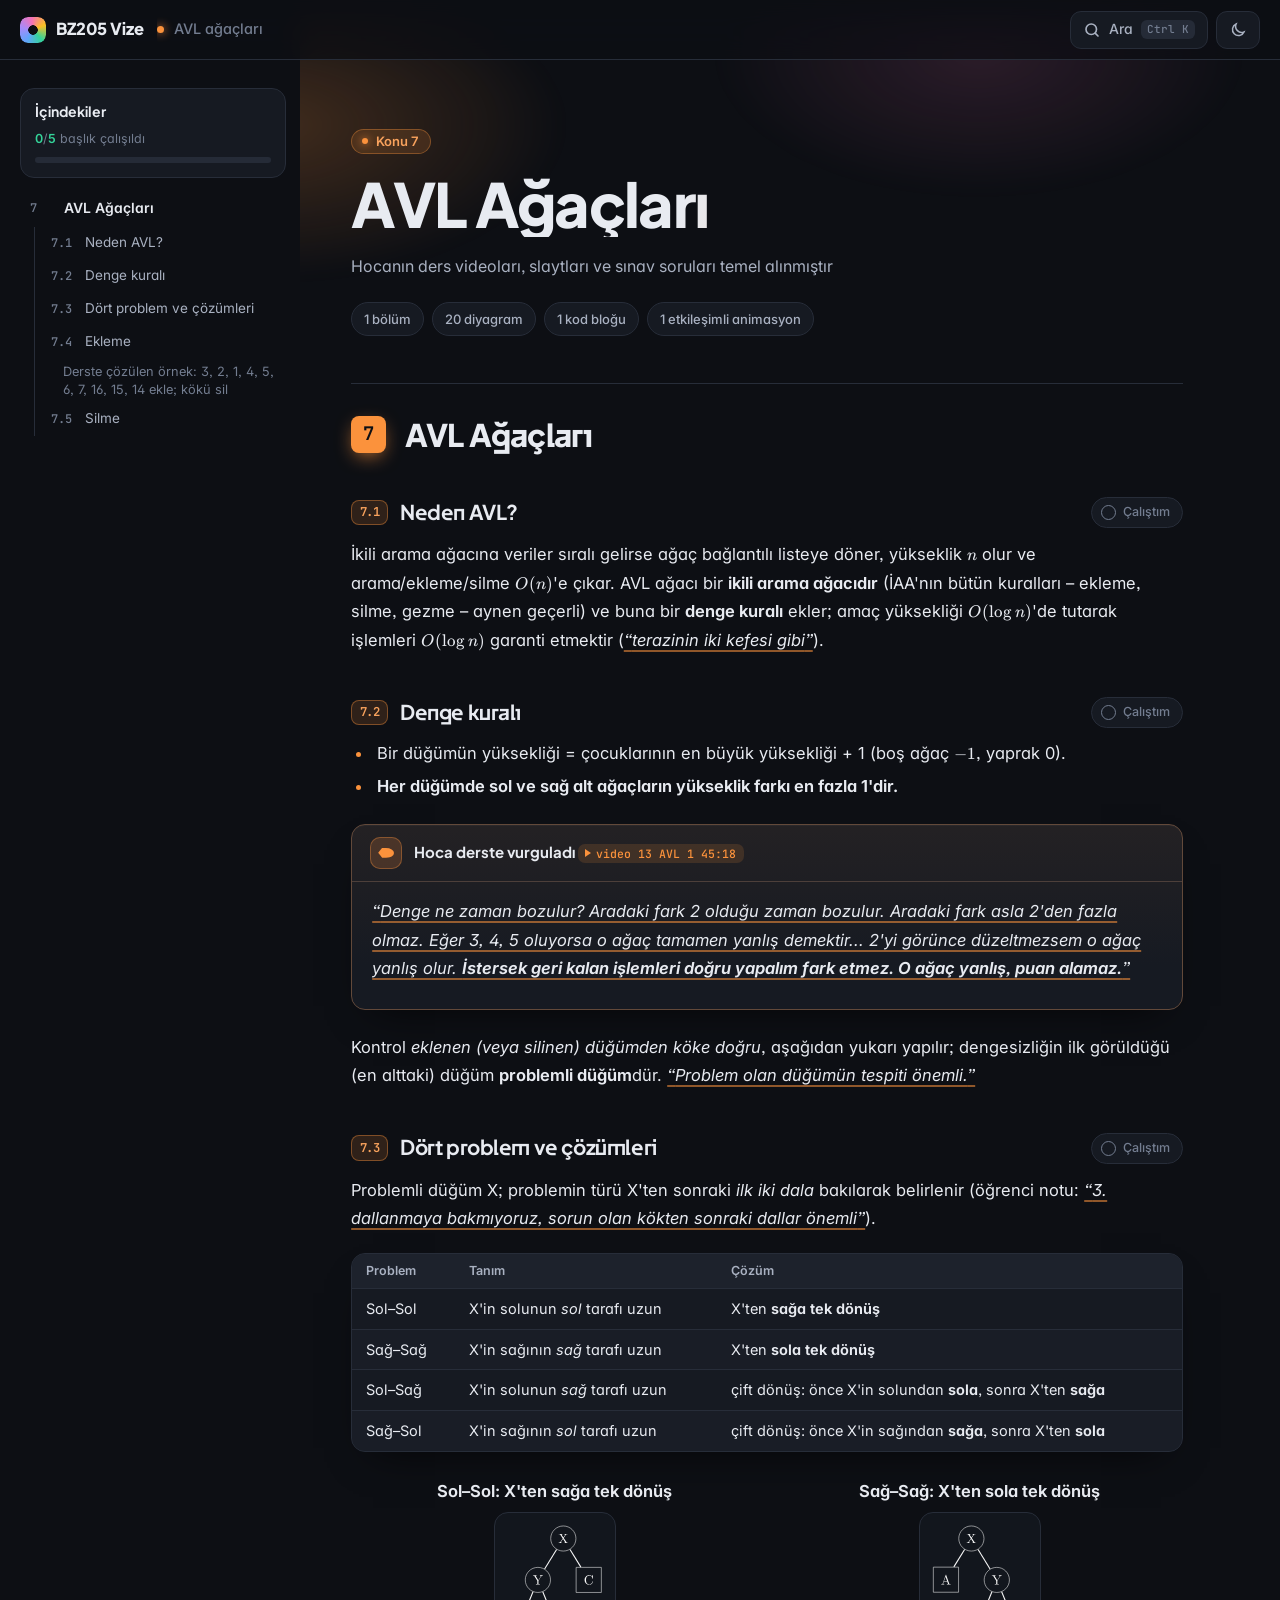
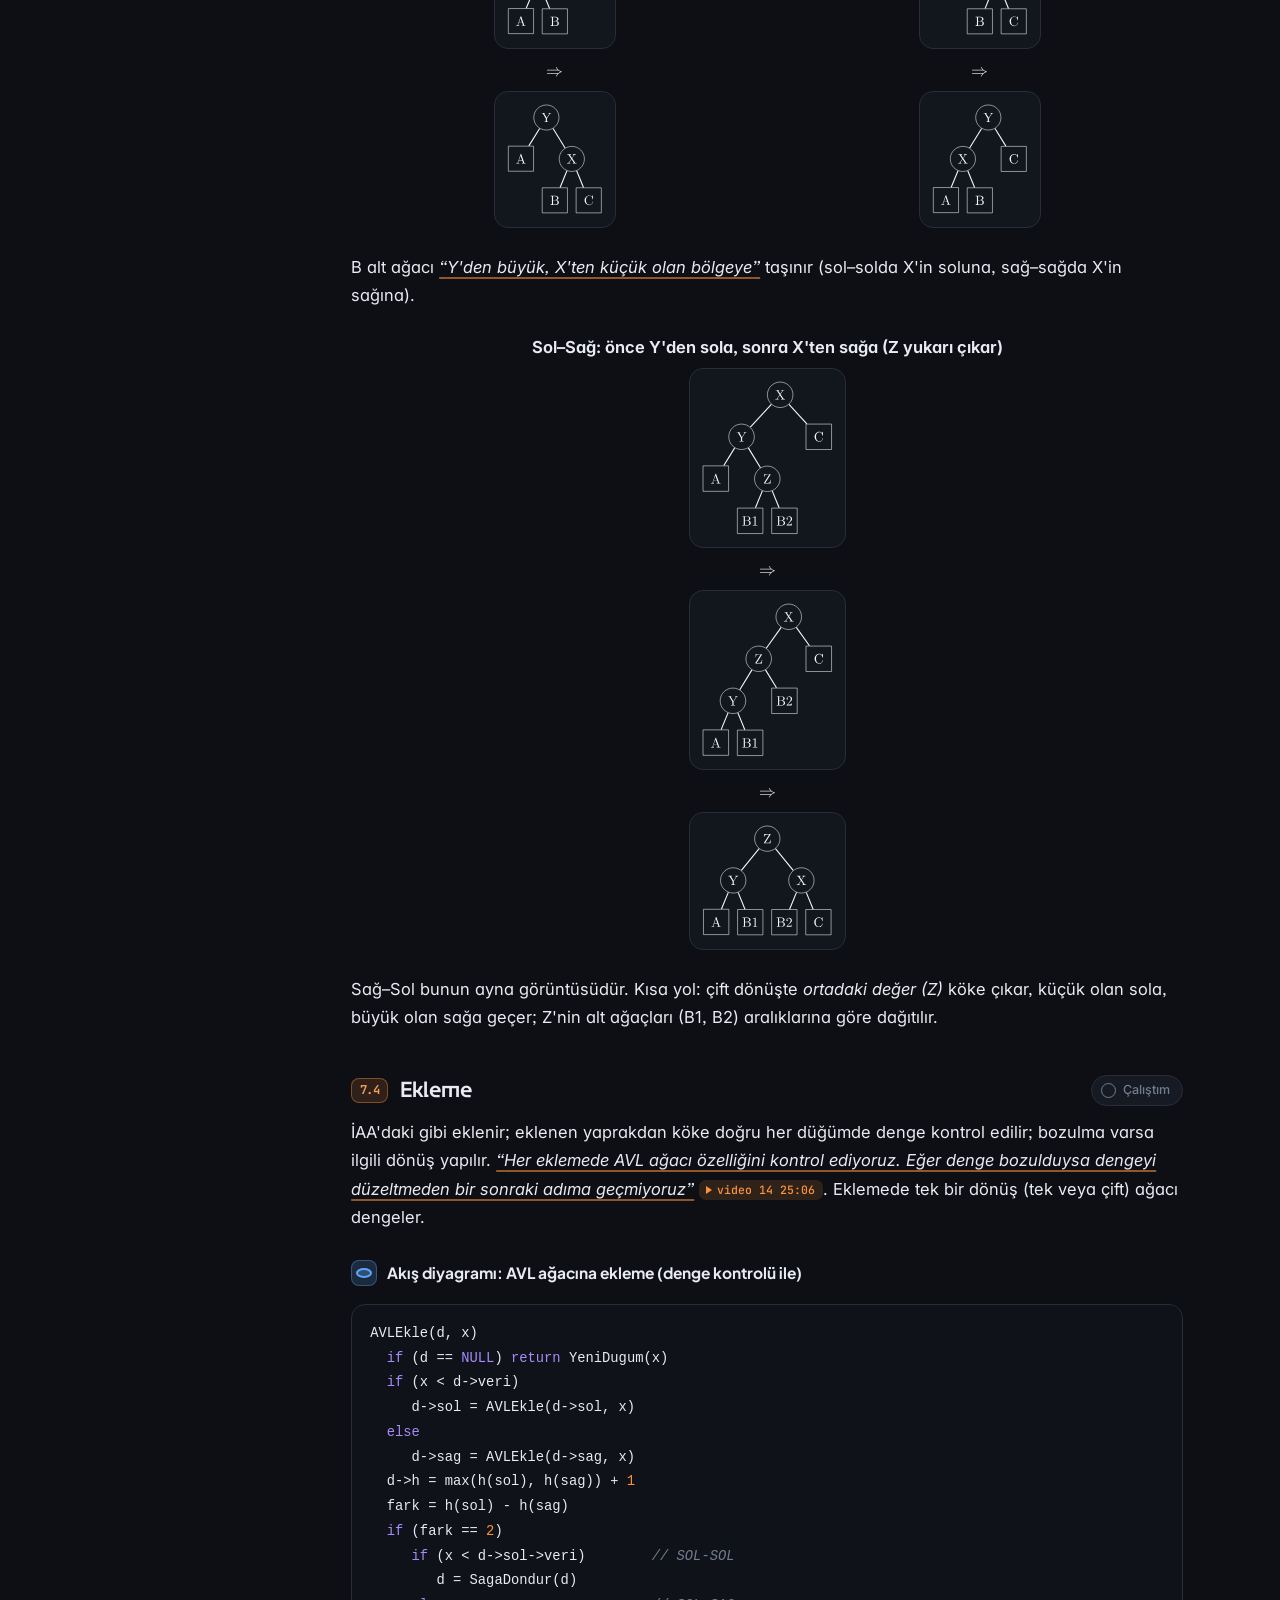
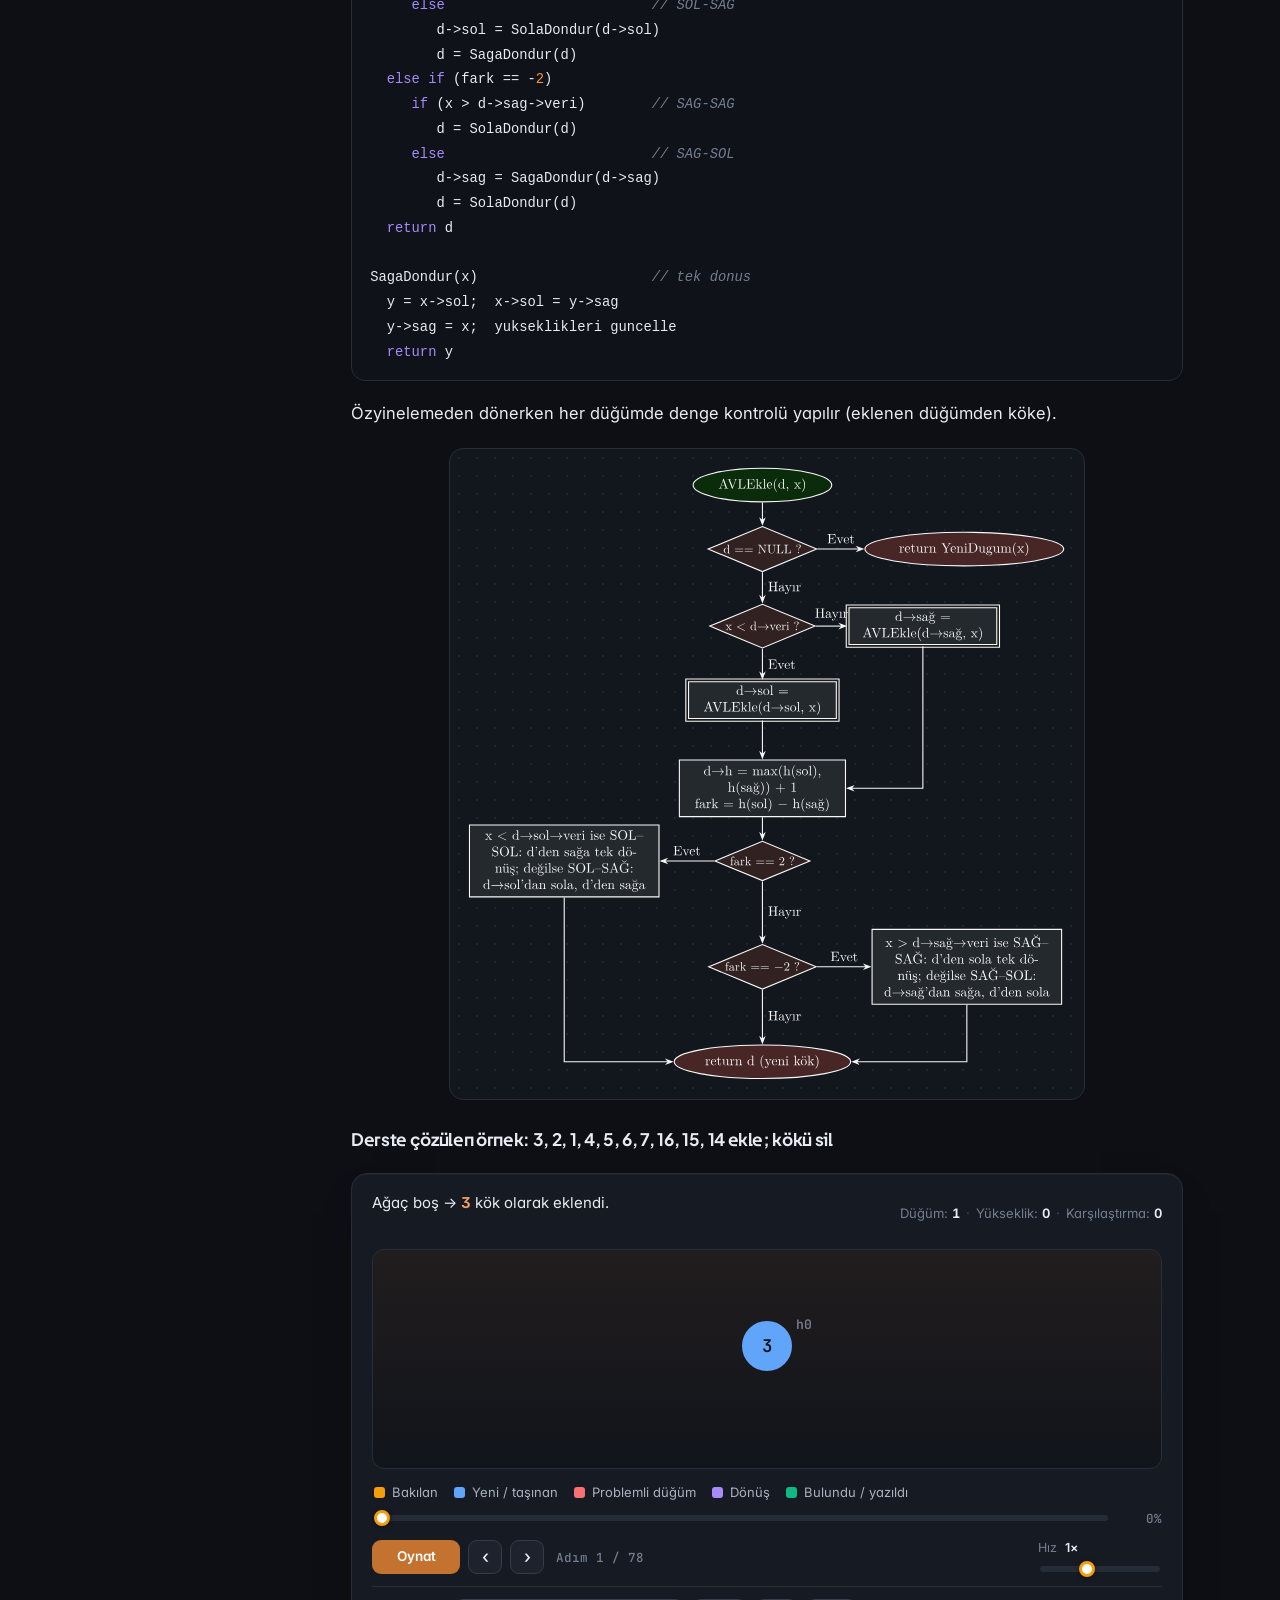
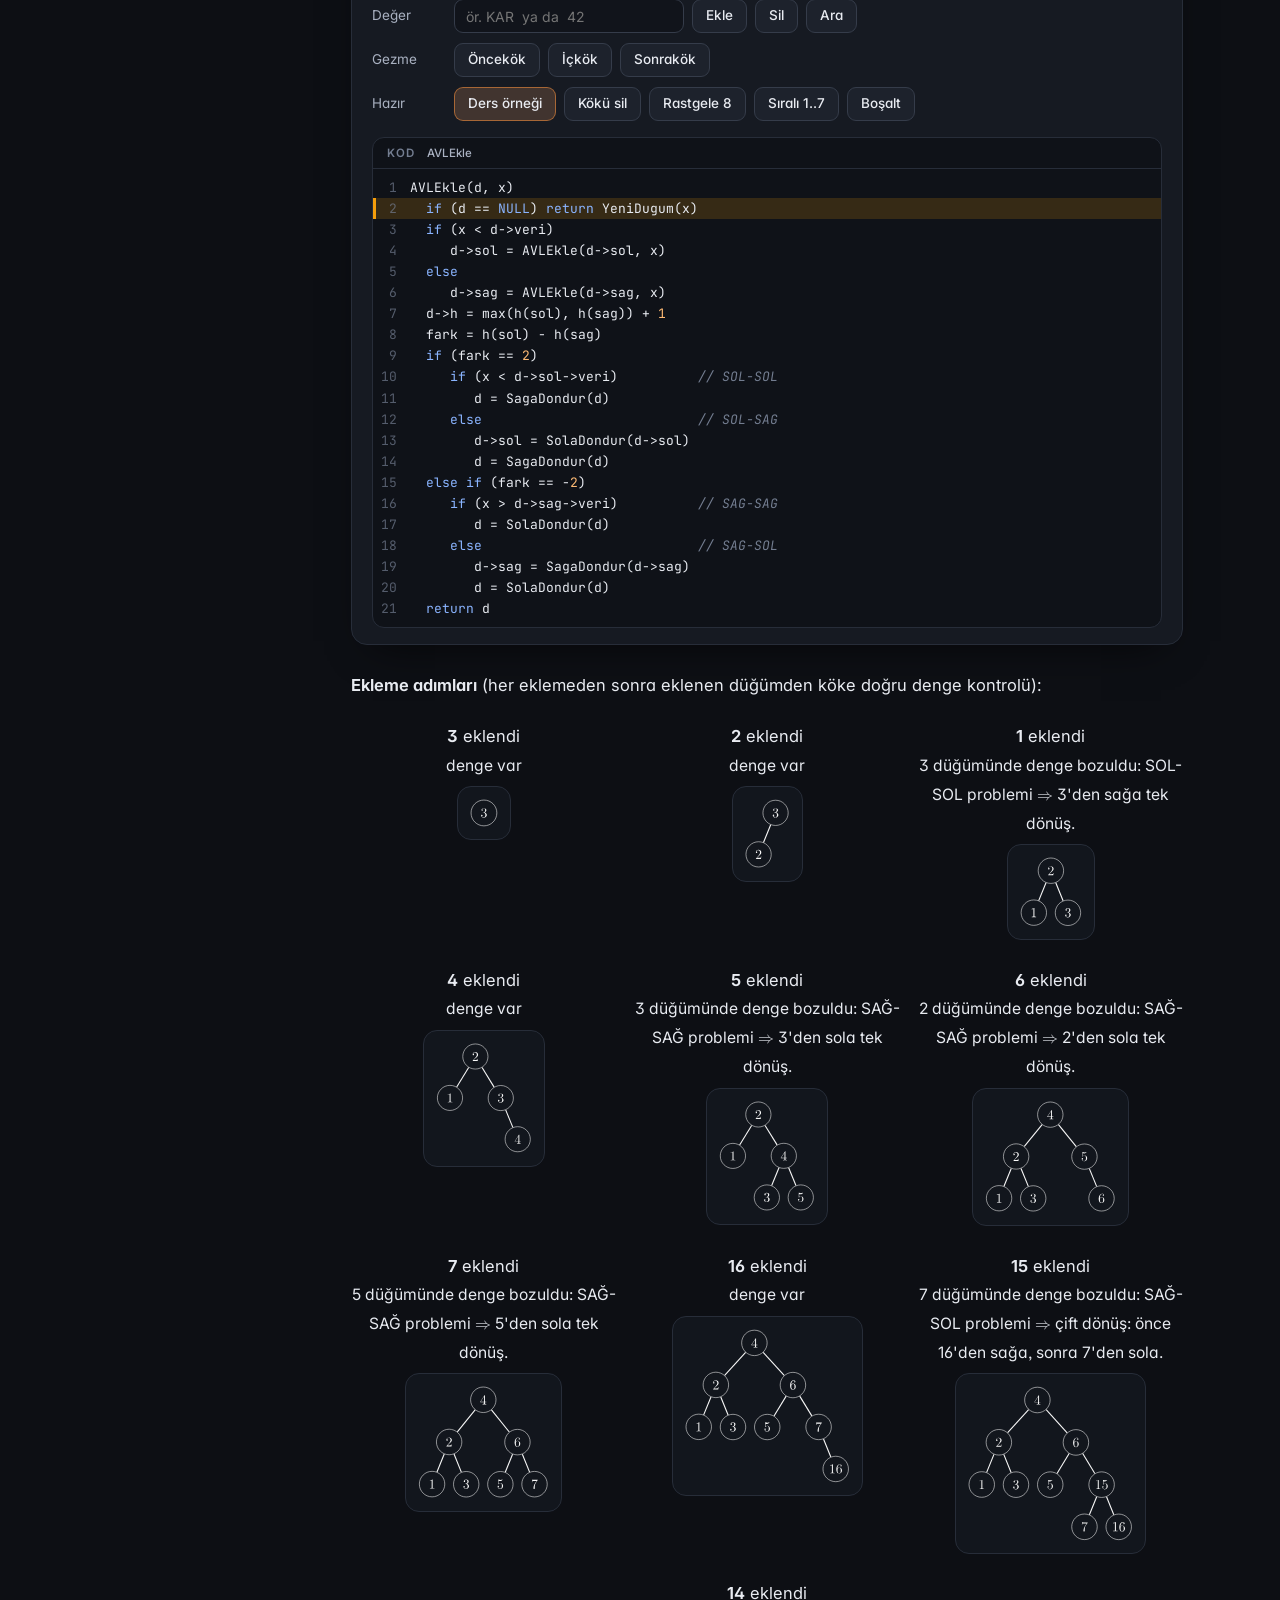
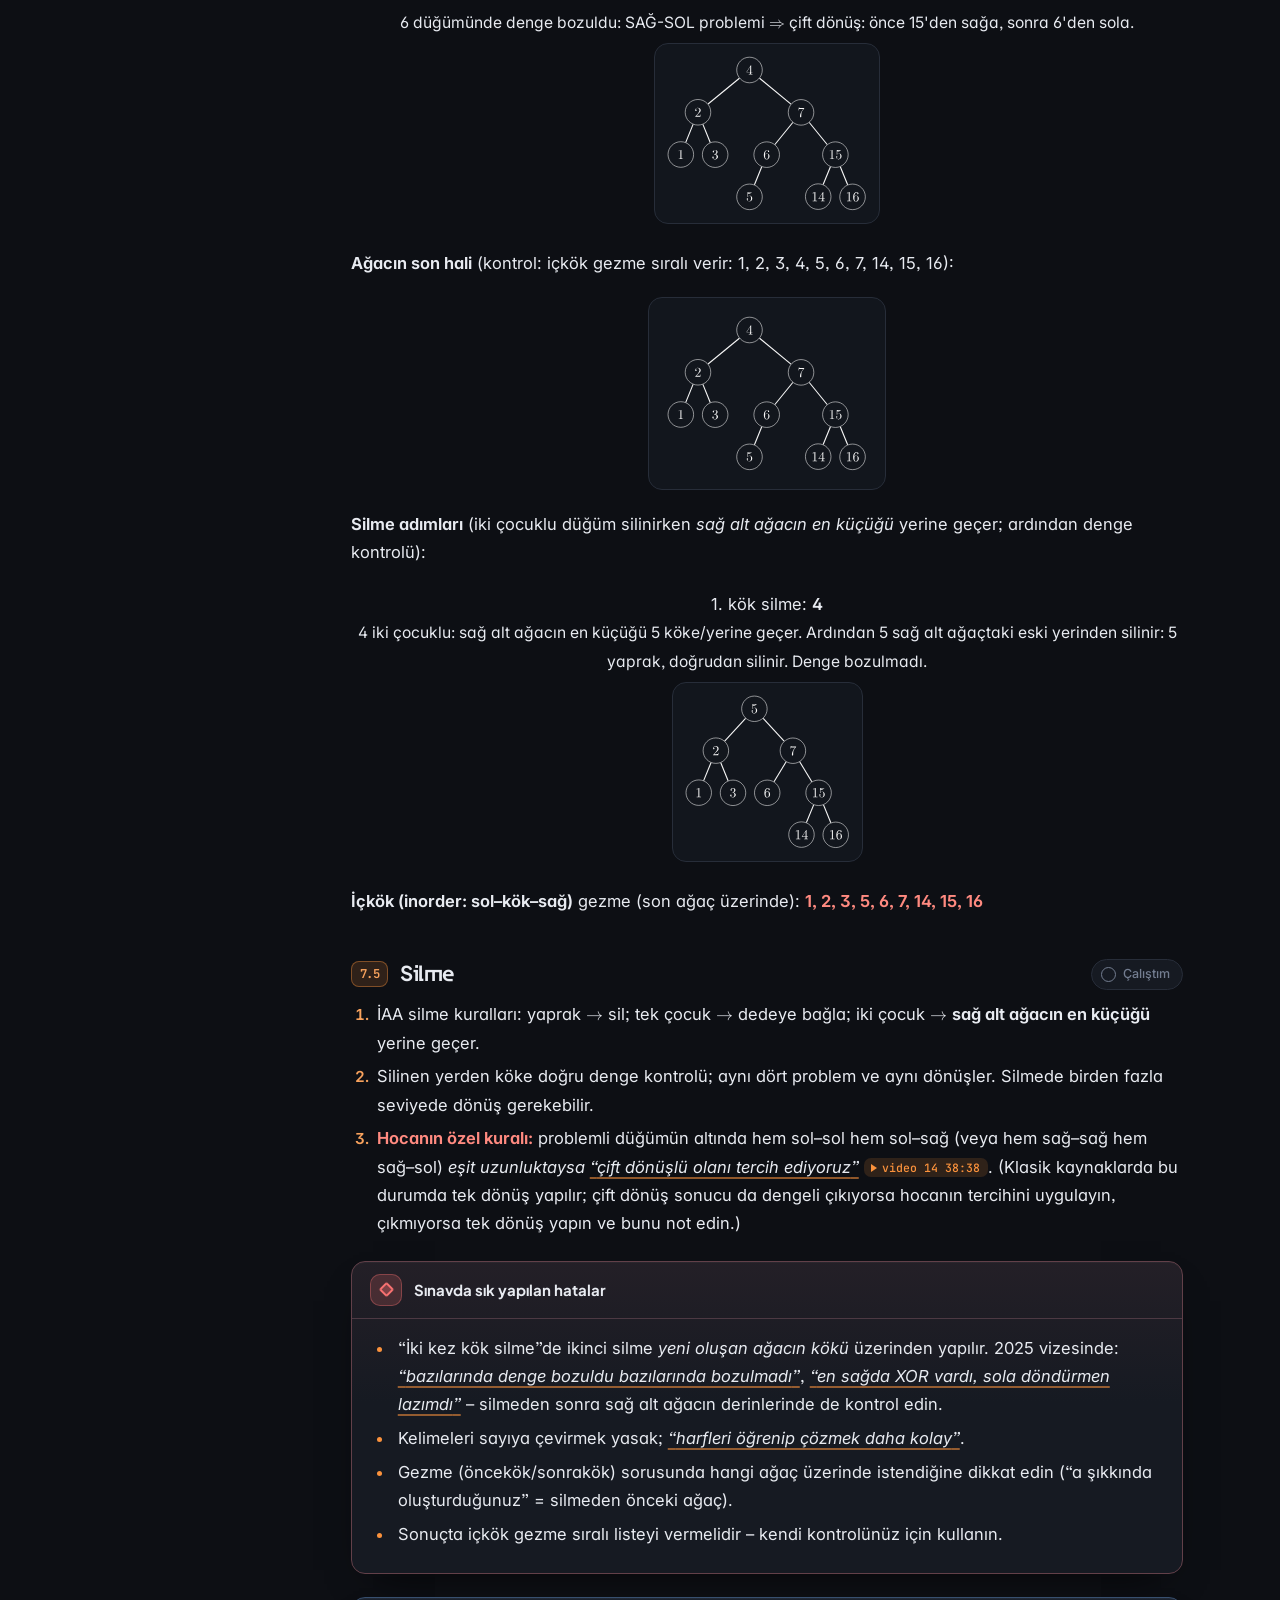
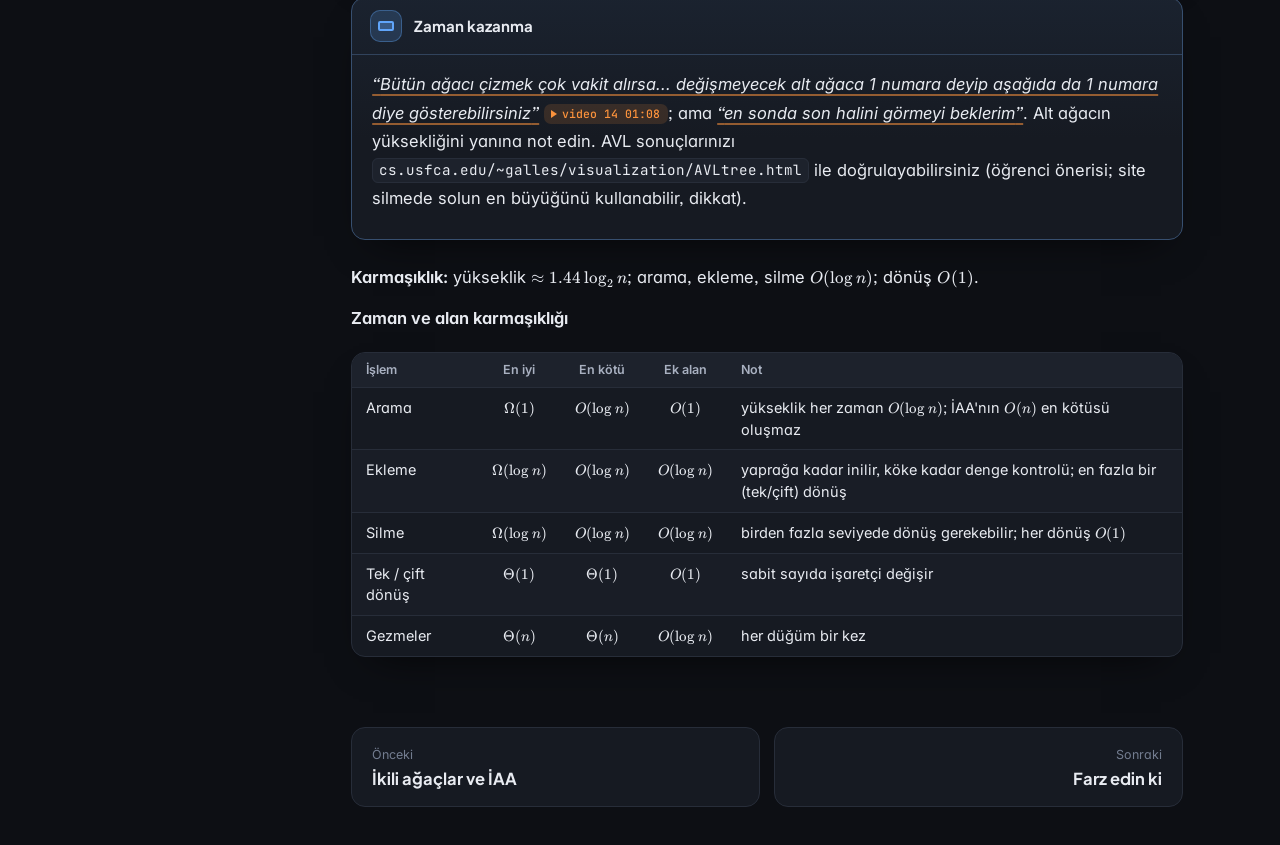
<file: html/konu-07-avl.html>
<!doctype html>
<html lang="tr">
<head>
<meta charset="utf-8">
<meta name="viewport" content="width=device-width, initial-scale=1">
<title>AVL Ağaçları | BZ205 Vize</title>
<script>var t='dark';try{t=localStorage.getItem('bz205:theme')||'dark';}catch(e){}document.documentElement.dataset.theme=t;</script>
<link rel="preconnect" href="https://fonts.googleapis.com"><link rel="preconnect" href="https://fonts.gstatic.com" crossorigin><link href="https://fonts.googleapis.com/css2?family=Inter:ital,opsz,wght@0,14..32,400;0,14..32,500;0,14..32,600;0,14..32,700;1,14..32,400&family=Plus+Jakarta+Sans:wght@600;700;800&family=JetBrains+Mono:wght@400;500;600&display=swap" rel="stylesheet">
<link rel="stylesheet" href="assets/katex/katex.min.css">
<link rel="stylesheet" href="assets/style.css?v=7de8de52">
<link rel="stylesheet" href="assets/viz.css?v=4ec59e51">
</head>
<body class="doc g-konu" data-page="konu-07-avl" data-group="konu" data-unit="h3" data-title="AVL ağaçları" style="--accent:#FB923C">
<div class="readbar"><span></span></div>
<header class="topbar">
  <button class="tb-btn menu" id="menuBtn" type="button" aria-label="İçindekiler"><span class="ic ic-menu"></span></button>
  <a class="brand" href="../index.html"><span class="brand-dot"></span>BZ205 Vize</a>
  <span class="crumb">AVL ağaçları</span>
  <div class="tb-actions">
    <button class="tb-btn sbtn" id="searchBtn" type="button"><span class="ic ic-search"></span><span class="lbl">Ara</span><kbd>Ctrl K</kbd></button>
    
    <button class="tb-btn" id="themeBtn" type="button" aria-label="Tema değiştir"><span class="ic ic-theme"></span></button>
  </div>
</header>
<div class="layout">
  <aside class="toc" id="toc">
    <div class="toc-head">
      <span>İçindekiler</span>
      <span class="toc-prog"><b id="pgDone">0</b>/<b id="pgAll">5</b> başlık çalışıldı</span>
      <span class="meter"><i id="pgBar"></i></span>
    </div>
    <nav><ol class="toc-l"><li class="t2"><a href="#avl-agaclari"><span class="tn">7</span><span>AVL Ağaçları</span></a><ol class="toc-s"><li class="t3"><a href="#neden-avl"><span class="tn">7.1</span><span>Neden AVL?</span></a></li><li class="t3"><a href="#denge-kurali"><span class="tn">7.2</span><span>Denge kuralı</span></a></li><li class="t3"><a href="#dort-problem-ve-cozumleri"><span class="tn">7.3</span><span>Dört problem ve çözümleri</span></a></li><li class="t3"><a href="#ekleme"><span class="tn">7.4</span><span>Ekleme</span></a></li><li class="t4"><a href="#derste-cozulen-ornek-3-2-1-4-5-6-7-16-15-14-ekle-koku-sil"><span class="tn"></span><span>Derste çözülen örnek: 3, 2, 1, 4, 5, 6, 7, 16, 15, 14 ekle; kökü sil</span></a></li><li class="t3"><a href="#silme"><span class="tn">7.5</span><span>Silme</span></a></li></ol></li></ol></nav>
  </aside>
  <main class="content" id="content">
    <header class="doc-hero">
      <p class="kicker">Konu 7</p>
      <h1><span class="fs-l">AVL Ağaçları</span></h1>
      <p class="byline">Hocanın ders videoları, slaytları ve sınav soruları temel alınmıştır</p>
      <ul class="chips"><li>1 bölüm</li><li>20 diyagram</li><li>1 kod bloğu</li><li>1 etkileşimli animasyon</li></ul>
    </header>
    <article class="prose">
<h2 id="avl-agaclari" class="h"><span class="num">7</span><span class="ht">AVL Ağaçları</span></h2>
<h3 id="neden-avl" class="h"><span class="num">7.1</span><span class="ht">Neden AVL?</span></h3>
<p>İkili arama ağacına veriler sıralı gelirse ağaç bağlantılı listeye döner, yükseklik <span class="katex"><span class="katex-html" aria-hidden="true"><span class="base"><span class="strut" style="height:0.4306em;"></span><span class="mord mathnormal">n</span></span></span></span> olur ve arama/ekleme/silme <span class="katex"><span class="katex-html" aria-hidden="true"><span class="base"><span class="strut" style="height:1em;vertical-align:-0.25em;"></span><span class="mord mathnormal" style="margin-right:0.02778em;">O</span><span class="mopen">(</span><span class="mord mathnormal">n</span><span class="mclose">)</span></span></span></span>'e çıkar. AVL ağacı bir <strong>ikili arama ağacıdır</strong> (İAA'nın bütün kuralları – ekleme, silme, gezme – aynen geçerli) ve buna bir <strong>denge kuralı</strong> ekler; amaç yüksekliği <span class="katex"><span class="katex-html" aria-hidden="true"><span class="base"><span class="strut" style="height:1em;vertical-align:-0.25em;"></span><span class="mord mathnormal" style="margin-right:0.02778em;">O</span><span class="mopen">(</span><span class="mop">lo<span style="margin-right:0.01389em;">g</span></span><span class="mspace" style="margin-right:0.1667em;"></span><span class="mord mathnormal">n</span><span class="mclose">)</span></span></span></span>'de tutarak işlemleri <span class="katex"><span class="katex-html" aria-hidden="true"><span class="base"><span class="strut" style="height:1em;vertical-align:-0.25em;"></span><span class="mord mathnormal" style="margin-right:0.02778em;">O</span><span class="mopen">(</span><span class="mop">lo<span style="margin-right:0.01389em;">g</span></span><span class="mspace" style="margin-right:0.1667em;"></span><span class="mord mathnormal">n</span><span class="mclose">)</span></span></span></span> garanti etmektir (<q class="alinti">terazinin iki kefesi gibi</q>).</p>
<h3 id="denge-kurali" class="h"><span class="num">7.2</span><span class="ht">Denge kuralı</span></h3>
<ul class="l"><li>Bir düğümün yüksekliği = çocuklarının en büyük yüksekliği + 1 (boş ağaç <span class="katex"><span class="katex-html" aria-hidden="true"><span class="base"><span class="strut" style="height:0.7278em;vertical-align:-0.0833em;"></span><span class="mord">−</span><span class="mord">1</span></span></span></span>, yaprak 0).</li><li><strong>Her düğümde sol ve sağ alt ağaçların yükseklik farkı en fazla 1'dir.</strong></li></ul>
<section class="box box-hoca"><div class="box-h"><i class="shape s-ekran"></i><span class="bt">Hoca derste vurguladı <span class="zd" title="Ders videosu ve dakikası">video 13 AVL 1 45:18</span></span></div><div class="box-b"><p><q class="alinti">Denge ne zaman bozulur? Aradaki fark 2 olduğu zaman bozulur. Aradaki fark asla 2'den fazla olmaz. Eğer 3, 4, 5 oluyorsa o ağaç tamamen yanlış demektir... 2'yi görünce düzeltmezsem o ağaç yanlış olur. <strong>İstersek geri kalan işlemleri doğru yapalım fark etmez. O ağaç yanlış, puan alamaz.</strong></q></p></div></section>
<p>Kontrol <em>eklenen (veya silinen) düğümden köke doğru</em>, aşağıdan yukarı yapılır; dengesizliğin ilk görüldüğü (en alttaki) düğüm <strong>problemli düğüm</strong>dür. <q class="alinti">Problem olan düğümün tespiti önemli.</q></p>
<h3 id="dort-problem-ve-cozumleri" class="h"><span class="num">7.3</span><span class="ht">Dört problem ve çözümleri</span></h3>
<p>Problemli düğüm X; problemin türü X'ten sonraki <em>ilk iki dala</em> bakılarak belirlenir (öğrenci notu: <q class="alinti">3. dallanmaya bakmıyoruz, sorun olan kökten sonraki dallar önemli</q>).</p>
<div class="center"><div class="tbl-wrap"><table class="tbl"><thead><tr><th>Problem</th><th>Tanım</th><th>Çözüm</th></tr></thead><tbody><tr><td>Sol–Sol</td><td>X'in solunun <em>sol</em> tarafı uzun</td><td>X'ten <strong>sağa tek dönüş</strong></td></tr><tr><td>Sağ–Sağ</td><td>X'in sağının <em>sağ</em> tarafı uzun</td><td>X'ten <strong>sola tek dönüş</strong></td></tr><tr><td>Sol–Sağ</td><td>X'in solunun <em>sağ</em> tarafı uzun</td><td>çift dönüş: önce X'in solundan <strong>sola</strong>, sonra X'ten <strong>sağa</strong></td></tr><tr><td>Sağ–Sol</td><td>X'in sağının <em>sol</em> tarafı uzun</td><td>çift dönüş: önce X'in sağından <strong>sağa</strong>, sonra X'ten <strong>sola</strong></td></tr></tbody></table></div></div>
<div class="center"><div class="mprow"><div class="mp center" style="--w:0.480"><p><strong>Sol–Sol: X'ten sağa tek dönüş</strong></p>
<figure class="gfx gfx-tree"><button type="button" class="zoom" aria-label="Büyüt"><img src="assets/gfx/g_ab3357635675.svg" width="100" height="116" loading="lazy" alt="Ağaç diyagramı"></button></figure>
<p>&emsp;<span class="katex"><span class="katex-html" aria-hidden="true"><span class="base"><span class="strut" style="height:0.3669em;"></span><span class="mrel">⇒</span></span></span></span>&emsp;</p>
<figure class="gfx gfx-tree"><button type="button" class="zoom" aria-label="Büyüt"><img src="assets/gfx/g_91fd24fc2adc.svg" width="100" height="116" loading="lazy" alt="Ağaç diyagramı"></button></figure></div><div class="mp center" style="--w:0.480"><p><strong>Sağ–Sağ: X'ten sola tek dönüş</strong></p>
<figure class="gfx gfx-tree"><button type="button" class="zoom" aria-label="Büyüt"><img src="assets/gfx/g_bb13593ee1ba.svg" width="100" height="116" loading="lazy" alt="Ağaç diyagramı"></button></figure>
<p>&emsp;<span class="katex"><span class="katex-html" aria-hidden="true"><span class="base"><span class="strut" style="height:0.3669em;"></span><span class="mrel">⇒</span></span></span></span>&emsp;</p>
<figure class="gfx gfx-tree"><button type="button" class="zoom" aria-label="Büyüt"><img src="assets/gfx/g_67f7a3059501.svg" width="100" height="116" loading="lazy" alt="Ağaç diyagramı"></button></figure></div></div></div>
<p>B alt ağacı <q class="alinti">Y'den büyük, X'ten küçük olan bölgeye</q> taşınır (sol–solda X'in soluna, sağ–sağda X'in sağına).</p>
<div class="center"><div class="mprow"><div class="mp center" style="--w:0.980"><p><strong>Sol–Sağ: önce Y'den sola, sonra X'ten sağa (Z yukarı çıkar)</strong></p>
<figure class="gfx gfx-tree"><button type="button" class="zoom" aria-label="Büyüt"><img src="assets/gfx/g_0cd9842a8087.svg" width="135" height="158" loading="lazy" alt="Ağaç diyagramı"></button></figure>
<p>&emsp;<span class="katex"><span class="katex-html" aria-hidden="true"><span class="base"><span class="strut" style="height:0.3669em;"></span><span class="mrel">⇒</span></span></span></span>&emsp;</p>
<figure class="gfx gfx-tree"><button type="button" class="zoom" aria-label="Büyüt"><img src="assets/gfx/g_86e430254cef.svg" width="135" height="158" loading="lazy" alt="Ağaç diyagramı"></button></figure>
<p>&emsp;<span class="katex"><span class="katex-html" aria-hidden="true"><span class="base"><span class="strut" style="height:0.3669em;"></span><span class="mrel">⇒</span></span></span></span>&emsp;</p>
<figure class="gfx gfx-tree"><button type="button" class="zoom" aria-label="Büyüt"><img src="assets/gfx/g_39468b134458.svg" width="135" height="116" loading="lazy" alt="Ağaç diyagramı"></button></figure></div></div></div>
<p>Sağ–Sol bunun ayna görüntüsüdür. Kısa yol: çift dönüşte <em>ortadaki değer (Z)</em> köke çıkar, küçük olan sola, büyük olan sağa geçer; Z'nin alt ağaçları (B1, B2) aralıklarına göre dağıtılır.</p>
<h3 id="ekleme" class="h"><span class="num">7.4</span><span class="ht">Ekleme</span></h3>
<p>İAA'daki gibi eklenir; eklenen yaprakdan köke doğru her düğümde denge kontrol edilir; bozulma varsa ilgili dönüş yapılır. <q class="alinti">Her eklemede AVL ağacı özelliğini kontrol ediyoruz. Eğer denge bozulduysa dengeyi düzeltmeden bir sonraki adıma geçmiyoruz</q> <span class="zd" title="Ders videosu ve dakikası">video 14 25:06</span>. Eklemede tek bir dönüş (tek veya çift) ağacı dengeler.</p>
<div class="akis-bas"><i class="shape s-basla"></i>Akış diyagramı: AVL ağacına ekleme (denge kontrolü ile)</div>
<div class="code"><pre><code>AVLEkle(d, x)
  <span class="k-k">if</span> (d == <span class="k-k">NULL</span>) <span class="k-k">return</span> YeniDugum(x)
  <span class="k-k">if</span> (x &lt; d-&gt;veri)
     d-&gt;sol = AVLEkle(d-&gt;sol, x)
  <span class="k-k">else</span>
     d-&gt;sag = AVLEkle(d-&gt;sag, x)
  d-&gt;h = max(h(sol), h(sag)) + <span class="k-n">1</span>
  fark = h(sol) - h(sag)
  <span class="k-k">if</span> (fark == <span class="k-n">2</span>)
     <span class="k-k">if</span> (x &lt; d-&gt;sol-&gt;veri)        <span class="k-c">// SOL-SOL</span>
        d = SagaDondur(d)
     <span class="k-k">else</span>                         <span class="k-c">// SOL-SAG</span>
        d-&gt;sol = SolaDondur(d-&gt;sol)
        d = SagaDondur(d)
  <span class="k-k">else</span> <span class="k-k">if</span> (fark == -<span class="k-n">2</span>)
     <span class="k-k">if</span> (x &gt; d-&gt;sag-&gt;veri)        <span class="k-c">// SAG-SAG</span>
        d = SolaDondur(d)
     <span class="k-k">else</span>                         <span class="k-c">// SAG-SOL</span>
        d-&gt;sag = SagaDondur(d-&gt;sag)
        d = SolaDondur(d)
  <span class="k-k">return</span> d

SagaDondur(x)                     <span class="k-c">// tek donus</span>
  y = x-&gt;sol;  x-&gt;sol = y-&gt;sag
  y-&gt;sag = x;  yukseklikleri guncelle
  <span class="k-k">return</span> y</code></pre></div>
<p>Özyinelemeden dönerken her düğümde denge kontrolü yapılır (eklenen düğümden köke).</p>
<div class="center"><figure class="gfx gfx-flow"><button type="button" class="zoom" aria-label="Büyüt"><img src="assets/gfx/g_2cfe6e422029.svg" width="602" height="618" loading="lazy" alt="Akış diyagramı"></button></figure></div>
<h4 id="derste-cozulen-ornek-3-2-1-4-5-6-7-16-15-14-ekle-koku-sil" class="h"><span class="num"></span><span class="ht">Derste çözülen örnek: 3, 2, 1, 4, 5, 6, 7, 16, 15, 14 ekle; kökü sil</span></h4>
<div class="viz" data-viz="avl" data-init="3,2,1,4,5,6,7,16,15,14"><noscript>Bu animasyon için JavaScript gerekir.</noscript></div>
<p><strong>Ekleme adımları</strong> (her eklemeden sonra eklenen düğümden köke doğru denge kontrolü):</p>
<div class="center"><div class="mprow"><div class="mp center" style="--w:0.240"><p><strong>3</strong> eklendi<br> <span class="fs-s">denge var</span></p>
<figure class="gfx gfx-tree"><button type="button" class="zoom" aria-label="Büyüt"><img src="assets/gfx/g_33858ecf3c93.svg" width="32" height="32" loading="lazy" alt="Ağaç diyagramı"></button></figure></div><div class="mp center" style="--w:0.240"><p><strong>2</strong> eklendi<br> <span class="fs-s">denge var</span></p>
<figure class="gfx gfx-tree"><button type="button" class="zoom" aria-label="Büyüt"><img src="assets/gfx/g_578a5b1cf0b9.svg" width="49" height="74" loading="lazy" alt="Ağaç diyagramı"></button></figure></div><div class="mp center" style="--w:0.240"><p><strong>1</strong> eklendi<br> <span class="fs-s">3 düğümünde denge bozuldu: SOL-SOL problemi </span><span class="fs-s"><span class="katex"><span class="katex-html" aria-hidden="true"><span class="base"><span class="strut" style="height:0.3669em;"></span><span class="mrel">⇒</span></span></span></span></span><span class="fs-s"> 3'den sağa tek dönüş.</span></p>
<figure class="gfx gfx-tree"><button type="button" class="zoom" aria-label="Büyüt"><img src="assets/gfx/g_2455ff8f3347.svg" width="66" height="74" loading="lazy" alt="Ağaç diyagramı"></button></figure></div><div class="mp center" style="--w:0.240"><p><strong>4</strong> eklendi<br> <span class="fs-s">denge var</span></p>
<figure class="gfx gfx-tree"><button type="button" class="zoom" aria-label="Büyüt"><img src="assets/gfx/g_3758aa801974.svg" width="100" height="116" loading="lazy" alt="Ağaç diyagramı"></button></figure></div><div class="mp center" style="--w:0.240"><p><strong>5</strong> eklendi<br> <span class="fs-s">3 düğümünde denge bozuldu: SAĞ-SAĞ problemi </span><span class="fs-s"><span class="katex"><span class="katex-html" aria-hidden="true"><span class="base"><span class="strut" style="height:0.3669em;"></span><span class="mrel">⇒</span></span></span></span></span><span class="fs-s"> 3'den sola tek dönüş.</span></p>
<figure class="gfx gfx-tree"><button type="button" class="zoom" aria-label="Büyüt"><img src="assets/gfx/g_edc9232a5486.svg" width="100" height="116" loading="lazy" alt="Ağaç diyagramı"></button></figure></div><div class="mp center" style="--w:0.240"><p><strong>6</strong> eklendi<br> <span class="fs-s">2 düğümünde denge bozuldu: SAĞ-SAĞ problemi </span><span class="fs-s"><span class="katex"><span class="katex-html" aria-hidden="true"><span class="base"><span class="strut" style="height:0.3669em;"></span><span class="mrel">⇒</span></span></span></span></span><span class="fs-s"> 2'den sola tek dönüş.</span></p>
<figure class="gfx gfx-tree"><button type="button" class="zoom" aria-label="Büyüt"><img src="assets/gfx/g_49fdf96a3e34.svg" width="135" height="116" loading="lazy" alt="Ağaç diyagramı"></button></figure></div><div class="mp center" style="--w:0.240"><p><strong>7</strong> eklendi<br> <span class="fs-s">5 düğümünde denge bozuldu: SAĞ-SAĞ problemi </span><span class="fs-s"><span class="katex"><span class="katex-html" aria-hidden="true"><span class="base"><span class="strut" style="height:0.3669em;"></span><span class="mrel">⇒</span></span></span></span></span><span class="fs-s"> 5'den sola tek dönüş.</span></p>
<figure class="gfx gfx-tree"><button type="button" class="zoom" aria-label="Büyüt"><img src="assets/gfx/g_2f1b1685e213.svg" width="135" height="116" loading="lazy" alt="Ağaç diyagramı"></button></figure></div><div class="mp center" style="--w:0.240"><p><strong>16</strong> eklendi<br> <span class="fs-s">denge var</span></p>
<figure class="gfx gfx-tree"><button type="button" class="zoom" aria-label="Büyüt"><img src="assets/gfx/g_3c7381af392b.svg" width="169" height="159" loading="lazy" alt="Ağaç diyagramı"></button></figure></div><div class="mp center" style="--w:0.240"><p><strong>15</strong> eklendi<br> <span class="fs-s">7 düğümünde denge bozuldu: SAĞ-SOL problemi </span><span class="fs-s"><span class="katex"><span class="katex-html" aria-hidden="true"><span class="base"><span class="strut" style="height:0.3669em;"></span><span class="mrel">⇒</span></span></span></span></span><span class="fs-s"> çift dönüş: önce 16'den sağa, sonra 7'den sola.</span></p>
<figure class="gfx gfx-tree"><button type="button" class="zoom" aria-label="Büyüt"><img src="assets/gfx/g_98f6dc99cf54.svg" width="169" height="159" loading="lazy" alt="Ağaç diyagramı"></button></figure></div><div class="mp center" style="--w:0.240"><p><strong>14</strong> eklendi<br> <span class="fs-s">6 düğümünde denge bozuldu: SAĞ-SOL problemi </span><span class="fs-s"><span class="katex"><span class="katex-html" aria-hidden="true"><span class="base"><span class="strut" style="height:0.3669em;"></span><span class="mrel">⇒</span></span></span></span></span><span class="fs-s"> çift dönüş: önce 15'den sağa, sonra 6'den sola.</span></p>
<figure class="gfx gfx-tree"><button type="button" class="zoom" aria-label="Büyüt"><img src="assets/gfx/g_33f8c42f8b9c.svg" width="204" height="159" loading="lazy" alt="Ağaç diyagramı"></button></figure></div></div></div>
<p><strong>Ağacın son hali</strong> (kontrol: içkök gezme sıralı verir: 1, 2, 3, 4, 5, 6, 7, 14, 15, 16):</p>
<div class="center"><figure class="gfx gfx-tree"><button type="button" class="zoom" aria-label="Büyüt"><img src="assets/gfx/g_33f8c42f8b9c.svg" width="204" height="159" loading="lazy" alt="Ağaç diyagramı"></button></figure></div>
<p><strong>Silme adımları</strong> (iki çocuklu düğüm silinirken <em>sağ alt ağacın en küçüğü</em> yerine geçer; ardından denge kontrolü):</p>
<div class="center"><div class="mprow"><div class="mp center" style="--w:0.480"><p>1. kök silme: <strong>4</strong><br> <span class="fs-s">4 iki çocuklu: sağ alt ağacın en küçüğü 5 köke/yerine geçer. Ardından 5 sağ alt ağaçtaki eski yerinden silinir: 5 yaprak, doğrudan silinir. Denge bozulmadı.</span></p>
<figure class="gfx gfx-tree"><button type="button" class="zoom" aria-label="Büyüt"><img src="assets/gfx/g_3e3f14792a55.svg" width="169" height="158" loading="lazy" alt="Ağaç diyagramı"></button></figure></div></div></div>
<p><strong>İçkök (inorder: sol–kök–sağ)</strong> gezme (son ağaç üzerinde): <strong class="vurg">1, 2, 3, 5, 6, 7, 14, 15, 16</strong></p>
<h3 id="silme" class="h"><span class="num">7.5</span><span class="ht">Silme</span></h3>
<ol class="l"><li>İAA silme kuralları: yaprak <span class="katex"><span class="katex-html" aria-hidden="true"><span class="base"><span class="strut" style="height:0.3669em;"></span><span class="mrel">→</span></span></span></span> sil; tek çocuk <span class="katex"><span class="katex-html" aria-hidden="true"><span class="base"><span class="strut" style="height:0.3669em;"></span><span class="mrel">→</span></span></span></span> dedeye bağla; iki çocuk <span class="katex"><span class="katex-html" aria-hidden="true"><span class="base"><span class="strut" style="height:0.3669em;"></span><span class="mrel">→</span></span></span></span> <strong>sağ alt ağacın en küçüğü</strong> yerine geçer.</li><li>Silinen yerden köke doğru denge kontrolü; aynı dört problem ve aynı dönüşler. Silmede birden fazla seviyede dönüş gerekebilir.</li><li><strong class="vurg">Hocanın özel kuralı:</strong> problemli düğümün altında hem sol–sol hem sol–sağ (veya hem sağ–sağ hem sağ–sol) <em>eşit uzunluktaysa</em> <q class="alinti">çift dönüşlü olanı tercih ediyoruz</q> <span class="zd" title="Ders videosu ve dakikası">video 14 38:38</span>. (Klasik kaynaklarda bu durumda tek dönüş yapılır; çift dönüş sonucu da dengeli çıkıyorsa hocanın tercihini uygulayın, çıkmıyorsa tek dönüş yapın ve bunu not edin.)</li></ol>
<section class="box box-dikkat"><div class="box-h"><i class="shape s-karar"></i><span class="bt">Sınavda sık yapılan hatalar</span></div><div class="box-b"><ul class="l"><li>“İki kez kök silme”de ikinci silme <em>yeni oluşan ağacın kökü</em> üzerinden yapılır. 2025 vizesinde: <q class="alinti">bazılarında denge bozuldu bazılarında bozulmadı</q>, <q class="alinti">en sağda XOR vardı, sola döndürmen lazımdı</q> – silmeden sonra sağ alt ağacın derinlerinde de kontrol edin.</li><li>Kelimeleri sayıya çevirmek yasak; <q class="alinti">harfleri öğrenip çözmek daha kolay</q>.</li><li>Gezme (öncekök/sonrakök) sorusunda hangi ağaç üzerinde istendiğine dikkat edin (“a şıkkında oluşturduğunuz” = silmeden önceki ağaç).</li><li>Sonuçta içkök gezme sıralı listeyi vermelidir – kendi kontrolünüz için kullanın.</li></ul></div></section>
<section class="box box-bilgi"><div class="box-h"><i class="shape s-islem"></i><span class="bt">Zaman kazanma</span></div><div class="box-b"><p><q class="alinti">Bütün ağacı çizmek çok vakit alırsa... değişmeyecek alt ağaca 1 numara deyip aşağıda da 1 numara diye gösterebilirsiniz</q> <span class="zd" title="Ders videosu ve dakikası">video 14 01:08</span>; ama <q class="alinti">en sonda son halini görmeyi beklerim</q>. Alt ağacın yüksekliğini yanına not edin. AVL sonuçlarınızı <code class="tt">cs.usfca.edu/~galles/visualization/AVLtree.html</code> ile doğrulayabilirsiniz (öğrenci önerisi; site silmede solun en büyüğünü kullanabilir, dikkat).</p></div></section>
<p><strong>Karmaşıklık:</strong> yükseklik <span class="katex"><span class="katex-html" aria-hidden="true"><span class="base"><span class="strut" style="height:0.4831em;"></span><span class="mrel">≈</span><span class="mspace" style="margin-right:0.2778em;"></span></span><span class="base"><span class="strut" style="height:0.9386em;vertical-align:-0.2441em;"></span><span class="mord">1.44</span><span class="mspace" style="margin-right:0.1667em;"></span><span class="mop"><span class="mop">lo<span style="margin-right:0.01389em;">g</span></span><span class="msupsub"><span class="vlist-t vlist-t2"><span class="vlist-r"><span class="vlist" style="height:0.207em;"><span style="top:-2.4559em;margin-right:0.05em;"><span class="pstrut" style="height:2.7em;"></span><span class="sizing reset-size6 size3 mtight"><span class="mord mtight">2</span></span></span></span><span class="vlist-s">​</span></span><span class="vlist-r"><span class="vlist" style="height:0.2441em;"><span></span></span></span></span></span></span><span class="mspace" style="margin-right:0.1667em;"></span><span class="mord mathnormal">n</span></span></span></span>; arama, ekleme, silme <span class="katex"><span class="katex-html" aria-hidden="true"><span class="base"><span class="strut" style="height:1em;vertical-align:-0.25em;"></span><span class="mord mathnormal" style="margin-right:0.02778em;">O</span><span class="mopen">(</span><span class="mop">lo<span style="margin-right:0.01389em;">g</span></span><span class="mspace" style="margin-right:0.1667em;"></span><span class="mord mathnormal">n</span><span class="mclose">)</span></span></span></span>; dönüş <span class="katex"><span class="katex-html" aria-hidden="true"><span class="base"><span class="strut" style="height:1em;vertical-align:-0.25em;"></span><span class="mord mathnormal" style="margin-right:0.02778em;">O</span><span class="mopen">(</span><span class="mord">1</span><span class="mclose">)</span></span></span></span>.</p>
<p><strong>Zaman ve alan karmaşıklığı</strong></p>
<div class="center"><div class="tbl-wrap"><table class="tbl"><thead><tr><th>İşlem</th><th class="ac">En iyi</th><th class="ac">En kötü</th><th class="ac">Ek alan</th><th>Not</th></tr></thead><tbody><tr><td>Arama</td><td class="ac"><span class="katex"><span class="katex-html" aria-hidden="true"><span class="base"><span class="strut" style="height:1em;vertical-align:-0.25em;"></span><span class="mord">Ω</span><span class="mopen">(</span><span class="mord">1</span><span class="mclose">)</span></span></span></span></td><td class="ac"><span class="katex"><span class="katex-html" aria-hidden="true"><span class="base"><span class="strut" style="height:1em;vertical-align:-0.25em;"></span><span class="mord mathnormal" style="margin-right:0.02778em;">O</span><span class="mopen">(</span><span class="mop">lo<span style="margin-right:0.01389em;">g</span></span><span class="mspace" style="margin-right:0.1667em;"></span><span class="mord mathnormal">n</span><span class="mclose">)</span></span></span></span></td><td class="ac"><span class="katex"><span class="katex-html" aria-hidden="true"><span class="base"><span class="strut" style="height:1em;vertical-align:-0.25em;"></span><span class="mord mathnormal" style="margin-right:0.02778em;">O</span><span class="mopen">(</span><span class="mord">1</span><span class="mclose">)</span></span></span></span></td><td>yükseklik her zaman <span class="katex"><span class="katex-html" aria-hidden="true"><span class="base"><span class="strut" style="height:1em;vertical-align:-0.25em;"></span><span class="mord mathnormal" style="margin-right:0.02778em;">O</span><span class="mopen">(</span><span class="mop">lo<span style="margin-right:0.01389em;">g</span></span><span class="mspace" style="margin-right:0.1667em;"></span><span class="mord mathnormal">n</span><span class="mclose">)</span></span></span></span>; İAA'nın <span class="katex"><span class="katex-html" aria-hidden="true"><span class="base"><span class="strut" style="height:1em;vertical-align:-0.25em;"></span><span class="mord mathnormal" style="margin-right:0.02778em;">O</span><span class="mopen">(</span><span class="mord mathnormal">n</span><span class="mclose">)</span></span></span></span> en kötüsü oluşmaz</td></tr><tr><td>Ekleme</td><td class="ac"><span class="katex"><span class="katex-html" aria-hidden="true"><span class="base"><span class="strut" style="height:1em;vertical-align:-0.25em;"></span><span class="mord">Ω</span><span class="mopen">(</span><span class="mop">lo<span style="margin-right:0.01389em;">g</span></span><span class="mspace" style="margin-right:0.1667em;"></span><span class="mord mathnormal">n</span><span class="mclose">)</span></span></span></span></td><td class="ac"><span class="katex"><span class="katex-html" aria-hidden="true"><span class="base"><span class="strut" style="height:1em;vertical-align:-0.25em;"></span><span class="mord mathnormal" style="margin-right:0.02778em;">O</span><span class="mopen">(</span><span class="mop">lo<span style="margin-right:0.01389em;">g</span></span><span class="mspace" style="margin-right:0.1667em;"></span><span class="mord mathnormal">n</span><span class="mclose">)</span></span></span></span></td><td class="ac"><span class="katex"><span class="katex-html" aria-hidden="true"><span class="base"><span class="strut" style="height:1em;vertical-align:-0.25em;"></span><span class="mord mathnormal" style="margin-right:0.02778em;">O</span><span class="mopen">(</span><span class="mop">lo<span style="margin-right:0.01389em;">g</span></span><span class="mspace" style="margin-right:0.1667em;"></span><span class="mord mathnormal">n</span><span class="mclose">)</span></span></span></span></td><td>yaprağa kadar inilir, köke kadar denge kontrolü; en fazla bir (tek/çift) dönüş</td></tr><tr><td>Silme</td><td class="ac"><span class="katex"><span class="katex-html" aria-hidden="true"><span class="base"><span class="strut" style="height:1em;vertical-align:-0.25em;"></span><span class="mord">Ω</span><span class="mopen">(</span><span class="mop">lo<span style="margin-right:0.01389em;">g</span></span><span class="mspace" style="margin-right:0.1667em;"></span><span class="mord mathnormal">n</span><span class="mclose">)</span></span></span></span></td><td class="ac"><span class="katex"><span class="katex-html" aria-hidden="true"><span class="base"><span class="strut" style="height:1em;vertical-align:-0.25em;"></span><span class="mord mathnormal" style="margin-right:0.02778em;">O</span><span class="mopen">(</span><span class="mop">lo<span style="margin-right:0.01389em;">g</span></span><span class="mspace" style="margin-right:0.1667em;"></span><span class="mord mathnormal">n</span><span class="mclose">)</span></span></span></span></td><td class="ac"><span class="katex"><span class="katex-html" aria-hidden="true"><span class="base"><span class="strut" style="height:1em;vertical-align:-0.25em;"></span><span class="mord mathnormal" style="margin-right:0.02778em;">O</span><span class="mopen">(</span><span class="mop">lo<span style="margin-right:0.01389em;">g</span></span><span class="mspace" style="margin-right:0.1667em;"></span><span class="mord mathnormal">n</span><span class="mclose">)</span></span></span></span></td><td>birden fazla seviyede dönüş gerekebilir; her dönüş <span class="katex"><span class="katex-html" aria-hidden="true"><span class="base"><span class="strut" style="height:1em;vertical-align:-0.25em;"></span><span class="mord mathnormal" style="margin-right:0.02778em;">O</span><span class="mopen">(</span><span class="mord">1</span><span class="mclose">)</span></span></span></span></td></tr><tr><td>Tek / çift dönüş</td><td class="ac"><span class="katex"><span class="katex-html" aria-hidden="true"><span class="base"><span class="strut" style="height:1em;vertical-align:-0.25em;"></span><span class="mord">Θ</span><span class="mopen">(</span><span class="mord">1</span><span class="mclose">)</span></span></span></span></td><td class="ac"><span class="katex"><span class="katex-html" aria-hidden="true"><span class="base"><span class="strut" style="height:1em;vertical-align:-0.25em;"></span><span class="mord">Θ</span><span class="mopen">(</span><span class="mord">1</span><span class="mclose">)</span></span></span></span></td><td class="ac"><span class="katex"><span class="katex-html" aria-hidden="true"><span class="base"><span class="strut" style="height:1em;vertical-align:-0.25em;"></span><span class="mord mathnormal" style="margin-right:0.02778em;">O</span><span class="mopen">(</span><span class="mord">1</span><span class="mclose">)</span></span></span></span></td><td>sabit sayıda işaretçi değişir</td></tr><tr><td>Gezmeler</td><td class="ac"><span class="katex"><span class="katex-html" aria-hidden="true"><span class="base"><span class="strut" style="height:1em;vertical-align:-0.25em;"></span><span class="mord">Θ</span><span class="mopen">(</span><span class="mord mathnormal">n</span><span class="mclose">)</span></span></span></span></td><td class="ac"><span class="katex"><span class="katex-html" aria-hidden="true"><span class="base"><span class="strut" style="height:1em;vertical-align:-0.25em;"></span><span class="mord">Θ</span><span class="mopen">(</span><span class="mord mathnormal">n</span><span class="mclose">)</span></span></span></span></td><td class="ac"><span class="katex"><span class="katex-html" aria-hidden="true"><span class="base"><span class="strut" style="height:1em;vertical-align:-0.25em;"></span><span class="mord mathnormal" style="margin-right:0.02778em;">O</span><span class="mopen">(</span><span class="mop">lo<span style="margin-right:0.01389em;">g</span></span><span class="mspace" style="margin-right:0.1667em;"></span><span class="mord mathnormal">n</span><span class="mclose">)</span></span></span></span></td><td>her düğüm bir kez</td></tr></tbody></table></div></div>
    </article>
    <nav class="pager"><a class="pg prev" href="konu-06-agac.html"><small>Önceki</small><span>İkili ağaçlar ve İAA</span></a><a class="pg next" href="konu-08-farz.html"><small>Sonraki</small><span>Farz edin ki</span></a></nav>
  </main>
</div>
<div class="lightbox" id="lightbox" hidden>
  <div class="lb-bar"><button type="button" data-z="-1" aria-label="Uzaklaştır">−</button><button type="button" data-z="0">Sığdır</button><button type="button" data-z="1" aria-label="Yakınlaştır">+</button><button type="button" data-z="x" aria-label="Kapat">✕</button></div>
  <div class="lb-stage"><div class="lb-frame"><img alt=""></div></div>
</div>
<div class="search" id="search" hidden>
  <div class="search-panel" role="dialog" aria-label="Arama">
    <input type="search" id="searchIn" placeholder="Konu, algoritma ya da kelime ara (ör. pivot, AVL silme)" autocomplete="off">
    <ol id="searchOut"></ol>
    <p class="search-hint">Yukarı/aşağı ok ile seç, Enter ile git, Esc ile kapat.</p>
  </div>
</div>
<script src="assets/search-index.js?v=c7a49f79"></script>
<script src="assets/app.js?v=f06bd38e"></script>
<script src="assets/viz.js?v=fa09f784"></script>
</body>
</html>
</file>
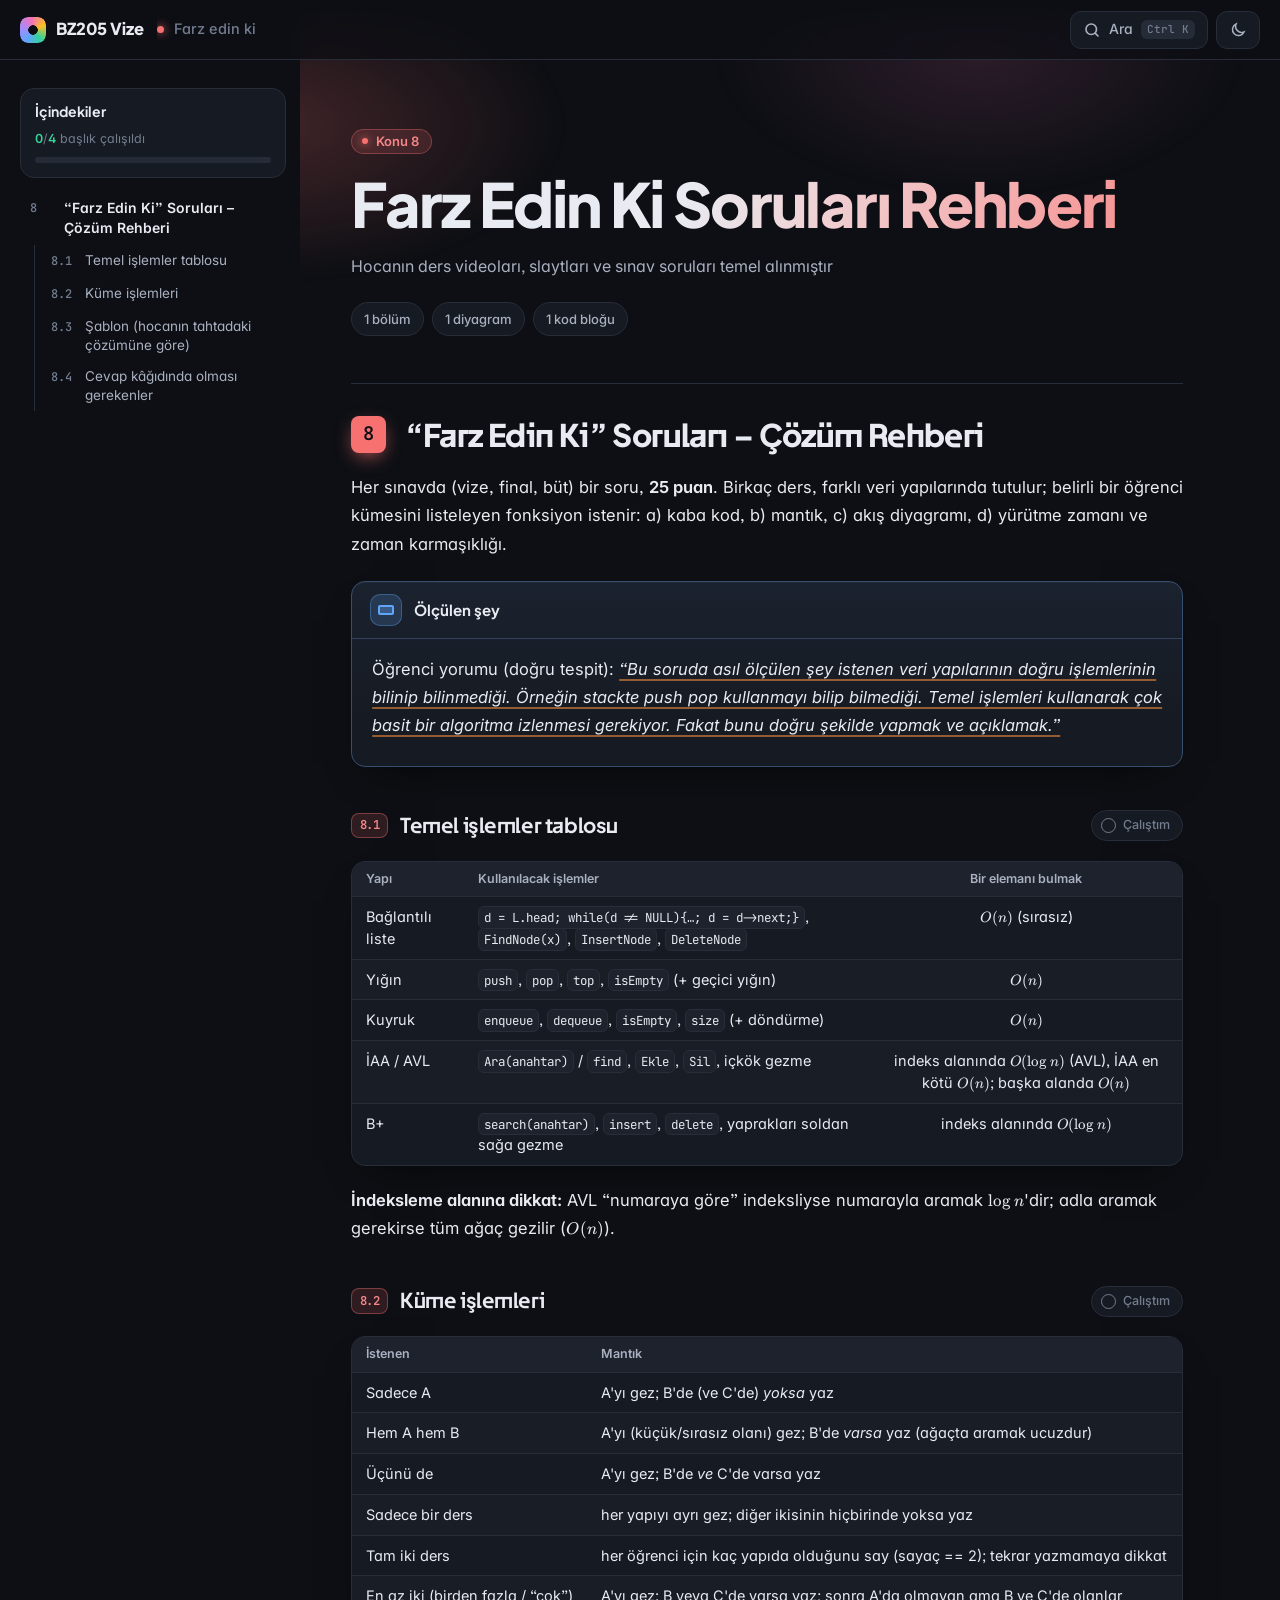
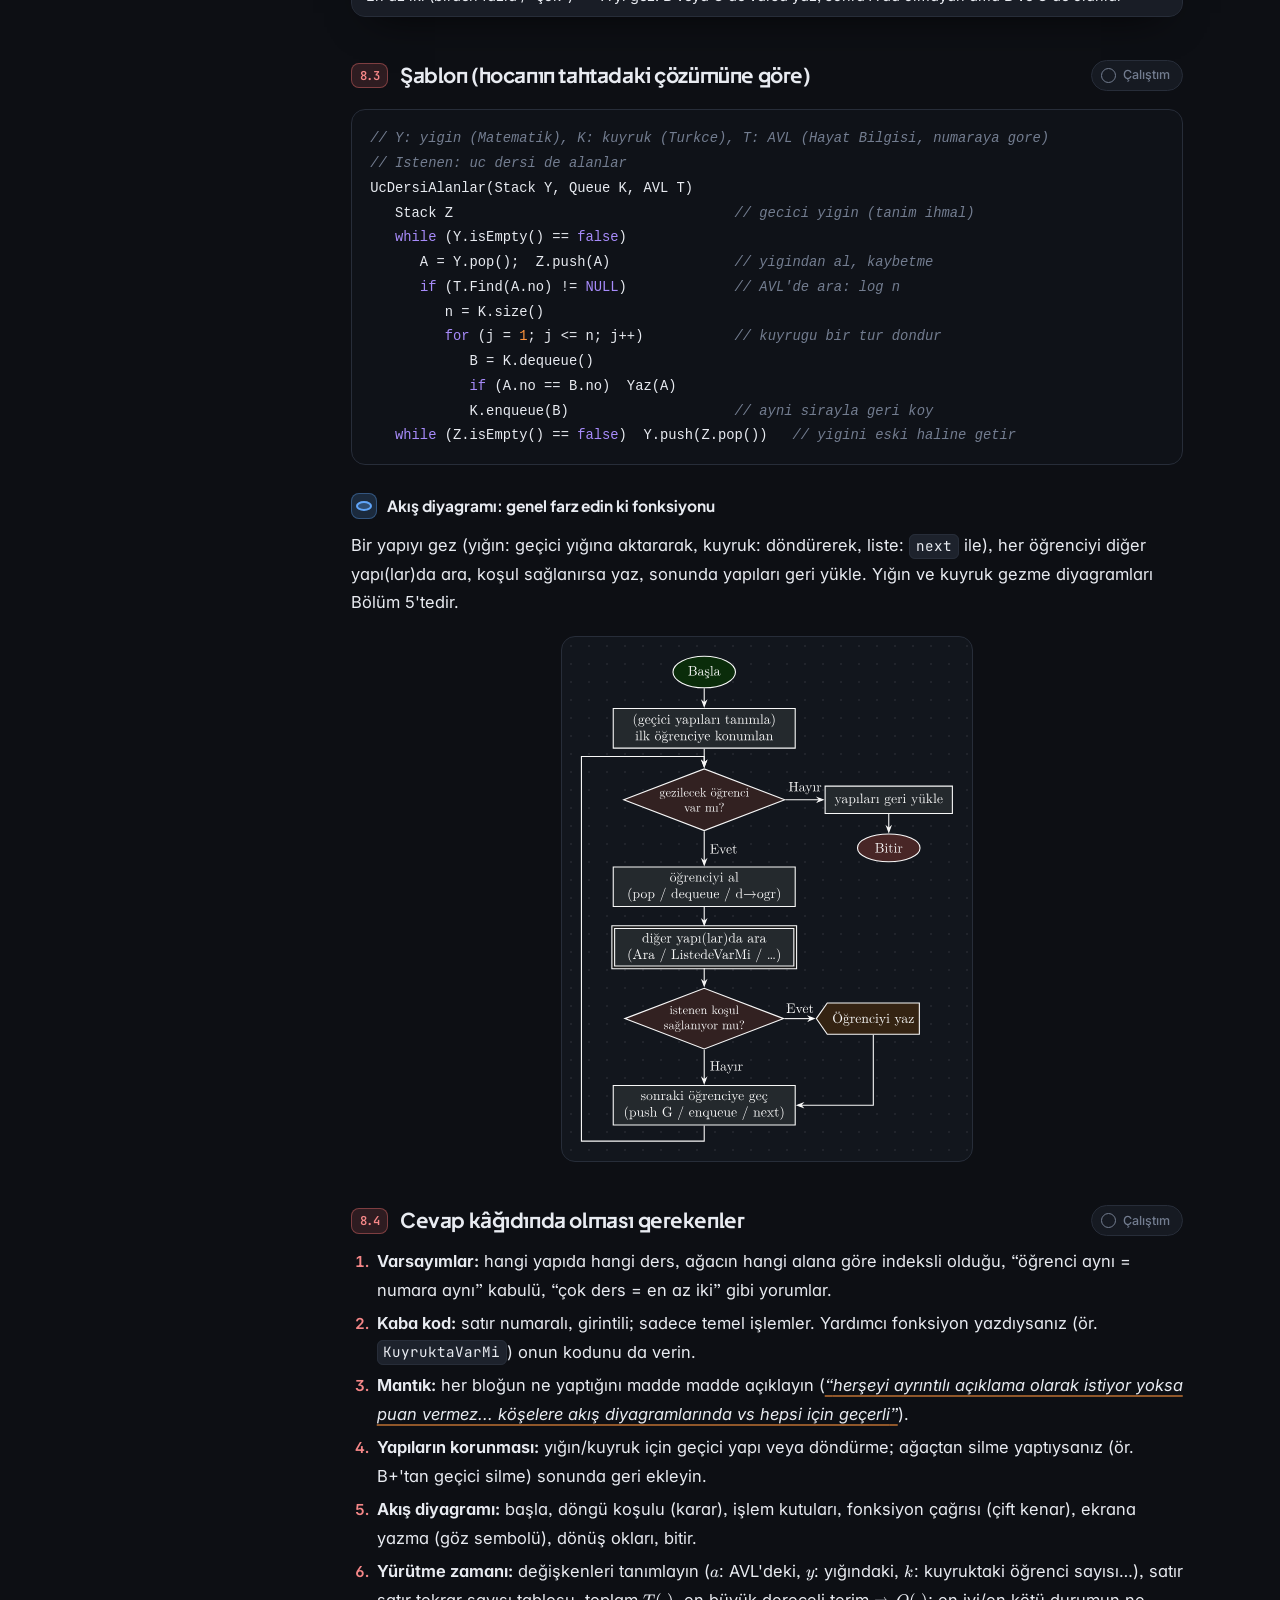
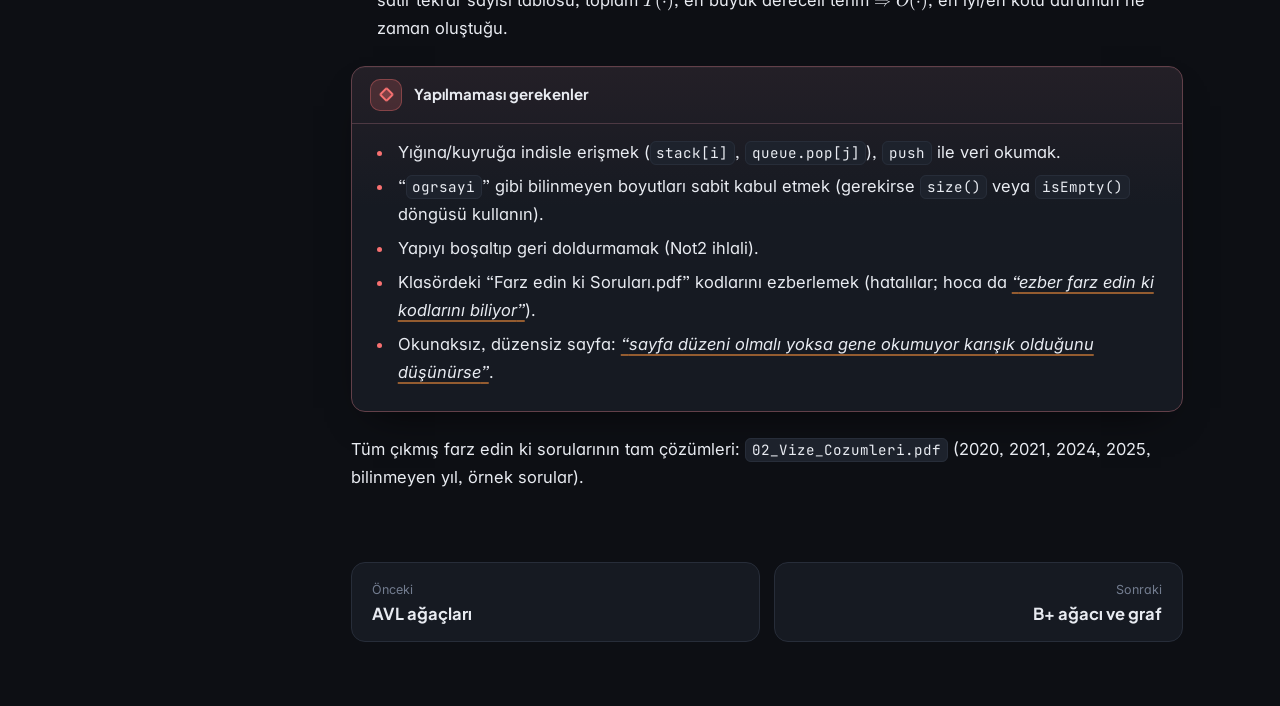
<file: html/konu-08-farz.html>
<!doctype html>
<html lang="tr">
<head>
<meta charset="utf-8">
<meta name="viewport" content="width=device-width, initial-scale=1">
<title>Farz Edin Ki Soruları Rehberi | BZ205 Vize</title>
<script>var t='dark';try{t=localStorage.getItem('bz205:theme')||'dark';}catch(e){}document.documentElement.dataset.theme=t;</script>
<link rel="preconnect" href="https://fonts.googleapis.com"><link rel="preconnect" href="https://fonts.gstatic.com" crossorigin><link href="https://fonts.googleapis.com/css2?family=Inter:ital,opsz,wght@0,14..32,400;0,14..32,500;0,14..32,600;0,14..32,700;1,14..32,400&family=Plus+Jakarta+Sans:wght@600;700;800&family=JetBrains+Mono:wght@400;500;600&display=swap" rel="stylesheet">
<link rel="stylesheet" href="assets/katex/katex.min.css">
<link rel="stylesheet" href="assets/style.css?v=7de8de52">

</head>
<body class="doc g-konu" data-page="konu-08-farz" data-group="konu" data-unit="h3" data-title="Farz edin ki" style="--accent:#F87171">
<div class="readbar"><span></span></div>
<header class="topbar">
  <button class="tb-btn menu" id="menuBtn" type="button" aria-label="İçindekiler"><span class="ic ic-menu"></span></button>
  <a class="brand" href="../index.html"><span class="brand-dot"></span>BZ205 Vize</a>
  <span class="crumb">Farz edin ki</span>
  <div class="tb-actions">
    <button class="tb-btn sbtn" id="searchBtn" type="button"><span class="ic ic-search"></span><span class="lbl">Ara</span><kbd>Ctrl K</kbd></button>
    
    <button class="tb-btn" id="themeBtn" type="button" aria-label="Tema değiştir"><span class="ic ic-theme"></span></button>
  </div>
</header>
<div class="layout">
  <aside class="toc" id="toc">
    <div class="toc-head">
      <span>İçindekiler</span>
      <span class="toc-prog"><b id="pgDone">0</b>/<b id="pgAll">4</b> başlık çalışıldı</span>
      <span class="meter"><i id="pgBar"></i></span>
    </div>
    <nav><ol class="toc-l"><li class="t2"><a href="#farz-edin-ki-sorulari-cozum-rehberi"><span class="tn">8</span><span>“Farz Edin Ki” Soruları – Çözüm Rehberi</span></a><ol class="toc-s"><li class="t3"><a href="#temel-islemler-tablosu"><span class="tn">8.1</span><span>Temel işlemler tablosu</span></a></li><li class="t3"><a href="#kume-islemleri"><span class="tn">8.2</span><span>Küme işlemleri</span></a></li><li class="t3"><a href="#sablon-hocanin-tahtadaki-cozumune-gore"><span class="tn">8.3</span><span>Şablon (hocanın tahtadaki çözümüne göre)</span></a></li><li class="t3"><a href="#cevap-kagidinda-olmasi-gerekenler"><span class="tn">8.4</span><span>Cevap kâğıdında olması gerekenler</span></a></li></ol></li></ol></nav>
  </aside>
  <main class="content" id="content">
    <header class="doc-hero">
      <p class="kicker">Konu 8</p>
      <h1><span class="fs-l">Farz Edin Ki Soruları Rehberi</span></h1>
      <p class="byline">Hocanın ders videoları, slaytları ve sınav soruları temel alınmıştır</p>
      <ul class="chips"><li>1 bölüm</li><li>1 diyagram</li><li>1 kod bloğu</li></ul>
    </header>
    <article class="prose">
<h2 id="farz-edin-ki-sorulari-cozum-rehberi" class="h"><span class="num">8</span><span class="ht">“Farz Edin Ki” Soruları – Çözüm Rehberi</span></h2>
<p>Her sınavda (vize, final, büt) bir soru, <strong>25 puan</strong>. Birkaç ders, farklı veri yapılarında tutulur; belirli bir öğrenci kümesini listeleyen fonksiyon istenir: a) kaba kod, b) mantık, c) akış diyagramı, d) yürütme zamanı ve zaman karmaşıklığı.</p>
<section class="box box-bilgi"><div class="box-h"><i class="shape s-islem"></i><span class="bt">Ölçülen şey</span></div><div class="box-b"><p>Öğrenci yorumu (doğru tespit): <q class="alinti">Bu soruda asıl ölçülen şey istenen veri yapılarının doğru işlemlerinin bilinip bilinmediği. Örneğin stackte push pop kullanmayı bilip bilmediği. Temel işlemleri kullanarak çok basit bir algoritma izlenmesi gerekiyor. Fakat bunu doğru şekilde yapmak ve açıklamak.</q></p></div></section>
<h3 id="temel-islemler-tablosu" class="h"><span class="num">8.1</span><span class="ht">Temel işlemler tablosu</span></h3>
<div class="center"><div class="tbl-wrap"><table class="tbl"><thead><tr><th>Yapı</th><th>Kullanılacak işlemler</th><th class="ac">Bir elemanı bulmak</th></tr></thead><tbody><tr><td>Bağlantılı liste</td><td><code class="tt">d = L.head; while(d != NULL){…; d = d-&gt;next;}</code>, <code class="tt">FindNode(x)</code>, <code class="tt">InsertNode</code>, <code class="tt">DeleteNode</code></td><td class="ac"><span class="katex"><span class="katex-html" aria-hidden="true"><span class="base"><span class="strut" style="height:1em;vertical-align:-0.25em;"></span><span class="mord mathnormal" style="margin-right:0.02778em;">O</span><span class="mopen">(</span><span class="mord mathnormal">n</span><span class="mclose">)</span></span></span></span> (sırasız)</td></tr><tr><td>Yığın</td><td><code class="tt">push</code>, <code class="tt">pop</code>, <code class="tt">top</code>, <code class="tt">isEmpty</code> (+ geçici yığın)</td><td class="ac"><span class="katex"><span class="katex-html" aria-hidden="true"><span class="base"><span class="strut" style="height:1em;vertical-align:-0.25em;"></span><span class="mord mathnormal" style="margin-right:0.02778em;">O</span><span class="mopen">(</span><span class="mord mathnormal">n</span><span class="mclose">)</span></span></span></span></td></tr><tr><td>Kuyruk</td><td><code class="tt">enqueue</code>, <code class="tt">dequeue</code>, <code class="tt">isEmpty</code>, <code class="tt">size</code> (+ döndürme)</td><td class="ac"><span class="katex"><span class="katex-html" aria-hidden="true"><span class="base"><span class="strut" style="height:1em;vertical-align:-0.25em;"></span><span class="mord mathnormal" style="margin-right:0.02778em;">O</span><span class="mopen">(</span><span class="mord mathnormal">n</span><span class="mclose">)</span></span></span></span></td></tr><tr><td>İAA / AVL</td><td><code class="tt">Ara(anahtar)</code> / <code class="tt">find</code>, <code class="tt">Ekle</code>, <code class="tt">Sil</code>, içkök gezme</td><td class="ac">indeks alanında <span class="katex"><span class="katex-html" aria-hidden="true"><span class="base"><span class="strut" style="height:1em;vertical-align:-0.25em;"></span><span class="mord mathnormal" style="margin-right:0.02778em;">O</span><span class="mopen">(</span><span class="mop">lo<span style="margin-right:0.01389em;">g</span></span><span class="mspace" style="margin-right:0.1667em;"></span><span class="mord mathnormal">n</span><span class="mclose">)</span></span></span></span> (AVL), İAA en kötü <span class="katex"><span class="katex-html" aria-hidden="true"><span class="base"><span class="strut" style="height:1em;vertical-align:-0.25em;"></span><span class="mord mathnormal" style="margin-right:0.02778em;">O</span><span class="mopen">(</span><span class="mord mathnormal">n</span><span class="mclose">)</span></span></span></span>; başka alanda <span class="katex"><span class="katex-html" aria-hidden="true"><span class="base"><span class="strut" style="height:1em;vertical-align:-0.25em;"></span><span class="mord mathnormal" style="margin-right:0.02778em;">O</span><span class="mopen">(</span><span class="mord mathnormal">n</span><span class="mclose">)</span></span></span></span></td></tr><tr><td>B+</td><td><code class="tt">search(anahtar)</code>, <code class="tt">insert</code>, <code class="tt">delete</code>, yaprakları soldan sağa gezme</td><td class="ac">indeks alanında <span class="katex"><span class="katex-html" aria-hidden="true"><span class="base"><span class="strut" style="height:1em;vertical-align:-0.25em;"></span><span class="mord mathnormal" style="margin-right:0.02778em;">O</span><span class="mopen">(</span><span class="mop">lo<span style="margin-right:0.01389em;">g</span></span><span class="mspace" style="margin-right:0.1667em;"></span><span class="mord mathnormal">n</span><span class="mclose">)</span></span></span></span></td></tr></tbody></table></div></div>
<p><strong>İndeksleme alanına dikkat:</strong> AVL “numaraya göre” indeksliyse numarayla aramak <span class="katex"><span class="katex-html" aria-hidden="true"><span class="base"><span class="strut" style="height:0.8889em;vertical-align:-0.1944em;"></span><span class="mop">lo<span style="margin-right:0.01389em;">g</span></span><span class="mspace" style="margin-right:0.1667em;"></span><span class="mord mathnormal">n</span></span></span></span>'dir; adla aramak gerekirse tüm ağaç gezilir (<span class="katex"><span class="katex-html" aria-hidden="true"><span class="base"><span class="strut" style="height:1em;vertical-align:-0.25em;"></span><span class="mord mathnormal" style="margin-right:0.02778em;">O</span><span class="mopen">(</span><span class="mord mathnormal">n</span><span class="mclose">)</span></span></span></span>).</p>
<h3 id="kume-islemleri" class="h"><span class="num">8.2</span><span class="ht">Küme işlemleri</span></h3>
<div class="center"><div class="tbl-wrap"><table class="tbl"><thead><tr><th>İstenen</th><th>Mantık</th></tr></thead><tbody><tr><td>Sadece A</td><td>A'yı gez; B'de (ve C'de) <em>yoksa</em> yaz</td></tr><tr><td>Hem A hem B</td><td>A'yı (küçük/sırasız olanı) gez; B'de <em>varsa</em> yaz (ağaçta aramak ucuzdur)</td></tr><tr><td>Üçünü de</td><td>A'yı gez; B'de <em>ve</em> C'de varsa yaz</td></tr><tr><td>Sadece bir ders</td><td>her yapıyı ayrı gez; diğer ikisinin hiçbirinde yoksa yaz</td></tr><tr><td>Tam iki ders</td><td>her öğrenci için kaç yapıda olduğunu say (sayaç == 2); tekrar yazmamaya dikkat</td></tr><tr><td>En az iki (birden fazla / “çok”)</td><td>A'yı gez: B veya C'de varsa yaz; sonra A'da olmayan ama B ve C'de olanlar</td></tr></tbody></table></div></div>
<h3 id="sablon-hocanin-tahtadaki-cozumune-gore" class="h"><span class="num">8.3</span><span class="ht">Şablon (hocanın tahtadaki çözümüne göre)</span></h3>
<div class="code"><pre><code><span class="k-c">// Y: yigin (Matematik), K: kuyruk (Turkce), T: AVL (Hayat Bilgisi, numaraya gore)</span>
<span class="k-c">// Istenen: uc dersi de alanlar</span>
UcDersiAlanlar(Stack Y, Queue K, AVL T)
   Stack Z                                  <span class="k-c">// gecici yigin (tanim ihmal)</span>
   <span class="k-k">while</span> (Y.isEmpty() == <span class="k-k">false</span>)
      A = Y.pop();  Z.push(A)               <span class="k-c">// yigindan al, kaybetme</span>
      <span class="k-k">if</span> (T.Find(A.no) != <span class="k-k">NULL</span>)             <span class="k-c">// AVL'de ara: log n</span>
         n = K.size()
         <span class="k-k">for</span> (j = <span class="k-n">1</span>; j &lt;= n; j++)           <span class="k-c">// kuyrugu bir tur dondur</span>
            B = K.dequeue()
            <span class="k-k">if</span> (A.no == B.no)  Yaz(A)
            K.enqueue(B)                    <span class="k-c">// ayni sirayla geri koy</span>
   <span class="k-k">while</span> (Z.isEmpty() == <span class="k-k">false</span>)  Y.push(Z.pop())   <span class="k-c">// yigini eski haline getir</span></code></pre></div>
<div class="akis-bas"><i class="shape s-basla"></i>Akış diyagramı: genel farz edin ki fonksiyonu</div>
<p>Bir yapıyı gez (yığın: geçici yığına aktararak, kuyruk: döndürerek, liste: <code class="tt">next</code> ile), her öğrenciyi diğer yapı(lar)da ara, koşul sağlanırsa yaz, sonunda yapıları geri yükle. Yığın ve kuyruk gezme diyagramları Bölüm 5'tedir.</p>
<div class="center"><figure class="gfx gfx-flow"><button type="button" class="zoom" aria-label="Büyüt"><img src="assets/gfx/g_ec8a246e141b.svg" width="378" height="492" loading="lazy" alt="Akış diyagramı"></button></figure></div>
<h3 id="cevap-kagidinda-olmasi-gerekenler" class="h"><span class="num">8.4</span><span class="ht">Cevap kâğıdında olması gerekenler</span></h3>
<ol class="l"><li><strong>Varsayımlar:</strong> hangi yapıda hangi ders, ağacın hangi alana göre indeksli olduğu, “öğrenci aynı = numara aynı” kabulü, “çok ders = en az iki” gibi yorumlar.</li><li><strong>Kaba kod:</strong> satır numaralı, girintili; sadece temel işlemler. Yardımcı fonksiyon yazdıysanız (ör. <code class="tt">KuyruktaVarMi</code>) onun kodunu da verin.</li><li><strong>Mantık:</strong> her bloğun ne yaptığını madde madde açıklayın (<q class="alinti">herşeyi ayrıntılı açıklama olarak istiyor yoksa puan vermez... köşelere akış diyagramlarında vs hepsi için geçerli</q>).</li><li><strong>Yapıların korunması:</strong> yığın/kuyruk için geçici yapı veya döndürme; ağaçtan silme yaptıysanız (ör. B+'tan geçici silme) sonunda geri ekleyin.</li><li><strong>Akış diyagramı:</strong> başla, döngü koşulu (karar), işlem kutuları, fonksiyon çağrısı (çift kenar), ekrana yazma (göz sembolü), dönüş okları, bitir.</li><li><strong>Yürütme zamanı:</strong> değişkenleri tanımlayın (<span class="katex"><span class="katex-html" aria-hidden="true"><span class="base"><span class="strut" style="height:0.4306em;"></span><span class="mord mathnormal">a</span></span></span></span>: AVL'deki, <span class="katex"><span class="katex-html" aria-hidden="true"><span class="base"><span class="strut" style="height:0.625em;vertical-align:-0.1944em;"></span><span class="mord mathnormal" style="margin-right:0.03588em;">y</span></span></span></span>: yığındaki, <span class="katex"><span class="katex-html" aria-hidden="true"><span class="base"><span class="strut" style="height:0.6944em;"></span><span class="mord mathnormal" style="margin-right:0.03148em;">k</span></span></span></span>: kuyruktaki öğrenci sayısı…), satır satır tekrar sayısı tablosu, toplam <span class="katex"><span class="katex-html" aria-hidden="true"><span class="base"><span class="strut" style="height:1em;vertical-align:-0.25em;"></span><span class="mord mathnormal" style="margin-right:0.13889em;">T</span><span class="mopen">(</span><span class="mord">⋅</span><span class="mclose">)</span></span></span></span>, en büyük dereceli terim <span class="katex"><span class="katex-html" aria-hidden="true"><span class="base"><span class="strut" style="height:0.3669em;"></span><span class="mrel">⇒</span><span class="mspace" style="margin-right:0.2778em;"></span></span><span class="base"><span class="strut" style="height:1em;vertical-align:-0.25em;"></span><span class="mord mathnormal" style="margin-right:0.02778em;">O</span><span class="mopen">(</span><span class="mord">⋅</span><span class="mclose">)</span></span></span></span>; en iyi/en kötü durumun ne zaman oluştuğu.</li></ol>
<section class="box box-dikkat"><div class="box-h"><i class="shape s-karar"></i><span class="bt">Yapılmaması gerekenler</span></div><div class="box-b"><ul class="l"><li>Yığına/kuyruğa indisle erişmek (<code class="tt">stack[i]</code>, <code class="tt">queue.pop[j]</code>), <code class="tt">push</code> ile veri okumak.</li><li>“<code class="tt">ogrsayi</code>” gibi bilinmeyen boyutları sabit kabul etmek (gerekirse <code class="tt">size()</code> veya <code class="tt">isEmpty()</code> döngüsü kullanın).</li><li>Yapıyı boşaltıp geri doldurmamak (Not2 ihlali).</li><li>Klasördeki “Farz edin ki Soruları.pdf” kodlarını ezberlemek (hatalılar; hoca da <q class="alinti">ezber farz edin ki kodlarını biliyor</q>).</li><li>Okunaksız, düzensiz sayfa: <q class="alinti">sayfa düzeni olmalı yoksa gene okumuyor karışık olduğunu düşünürse</q>.</li></ul></div></section>
<p>Tüm çıkmış farz edin ki sorularının tam çözümleri: <code class="tt">02_Vize_Cozumleri.pdf</code> (2020, 2021, 2024, 2025, bilinmeyen yıl, örnek sorular).</p>
    </article>
    <nav class="pager"><a class="pg prev" href="konu-07-avl.html"><small>Önceki</small><span>AVL ağaçları</span></a><a class="pg next" href="konu-09-bplus-graf.html"><small>Sonraki</small><span>B+ ağacı ve graf</span></a></nav>
  </main>
</div>
<div class="lightbox" id="lightbox" hidden>
  <div class="lb-bar"><button type="button" data-z="-1" aria-label="Uzaklaştır">−</button><button type="button" data-z="0">Sığdır</button><button type="button" data-z="1" aria-label="Yakınlaştır">+</button><button type="button" data-z="x" aria-label="Kapat">✕</button></div>
  <div class="lb-stage"><div class="lb-frame"><img alt=""></div></div>
</div>
<div class="search" id="search" hidden>
  <div class="search-panel" role="dialog" aria-label="Arama">
    <input type="search" id="searchIn" placeholder="Konu, algoritma ya da kelime ara (ör. pivot, AVL silme)" autocomplete="off">
    <ol id="searchOut"></ol>
    <p class="search-hint">Yukarı/aşağı ok ile seç, Enter ile git, Esc ile kapat.</p>
  </div>
</div>
<script src="assets/search-index.js?v=c7a49f79"></script>
<script src="assets/app.js?v=f06bd38e"></script>

</body>
</html>
</file>
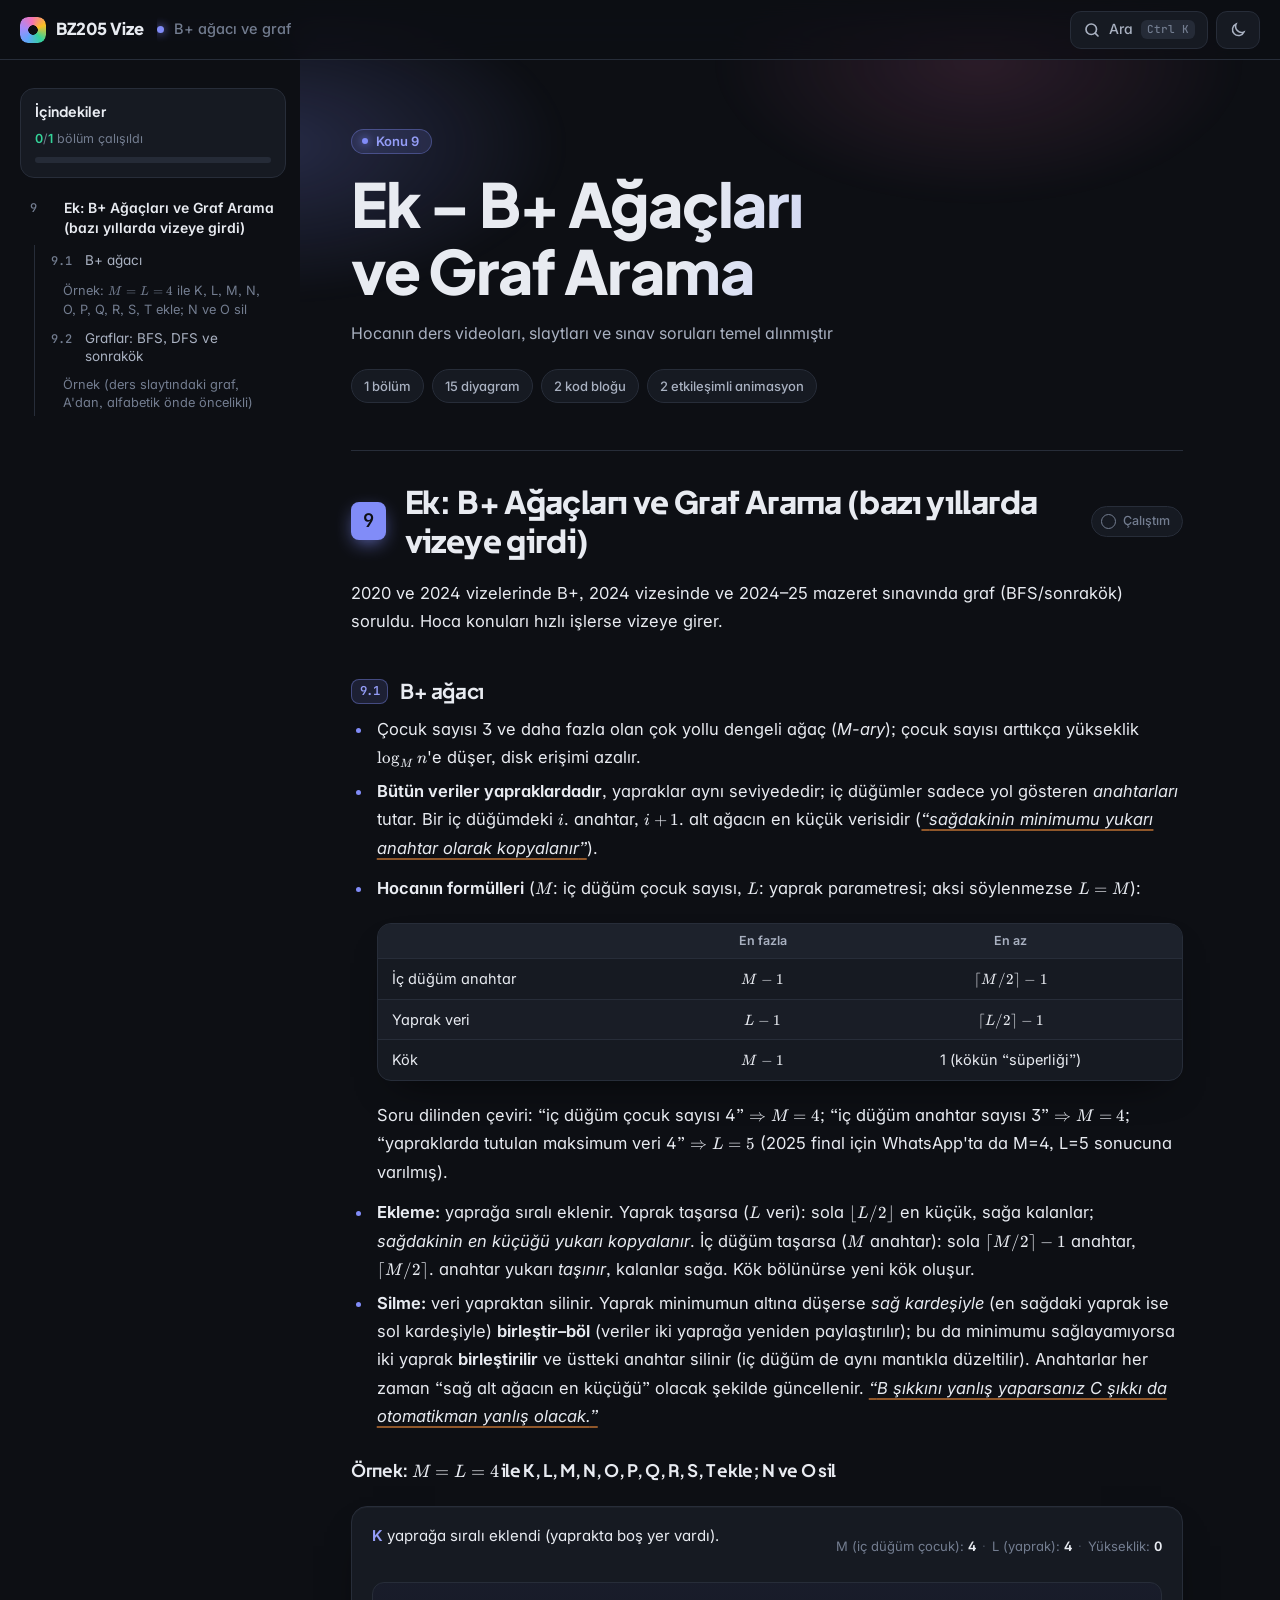
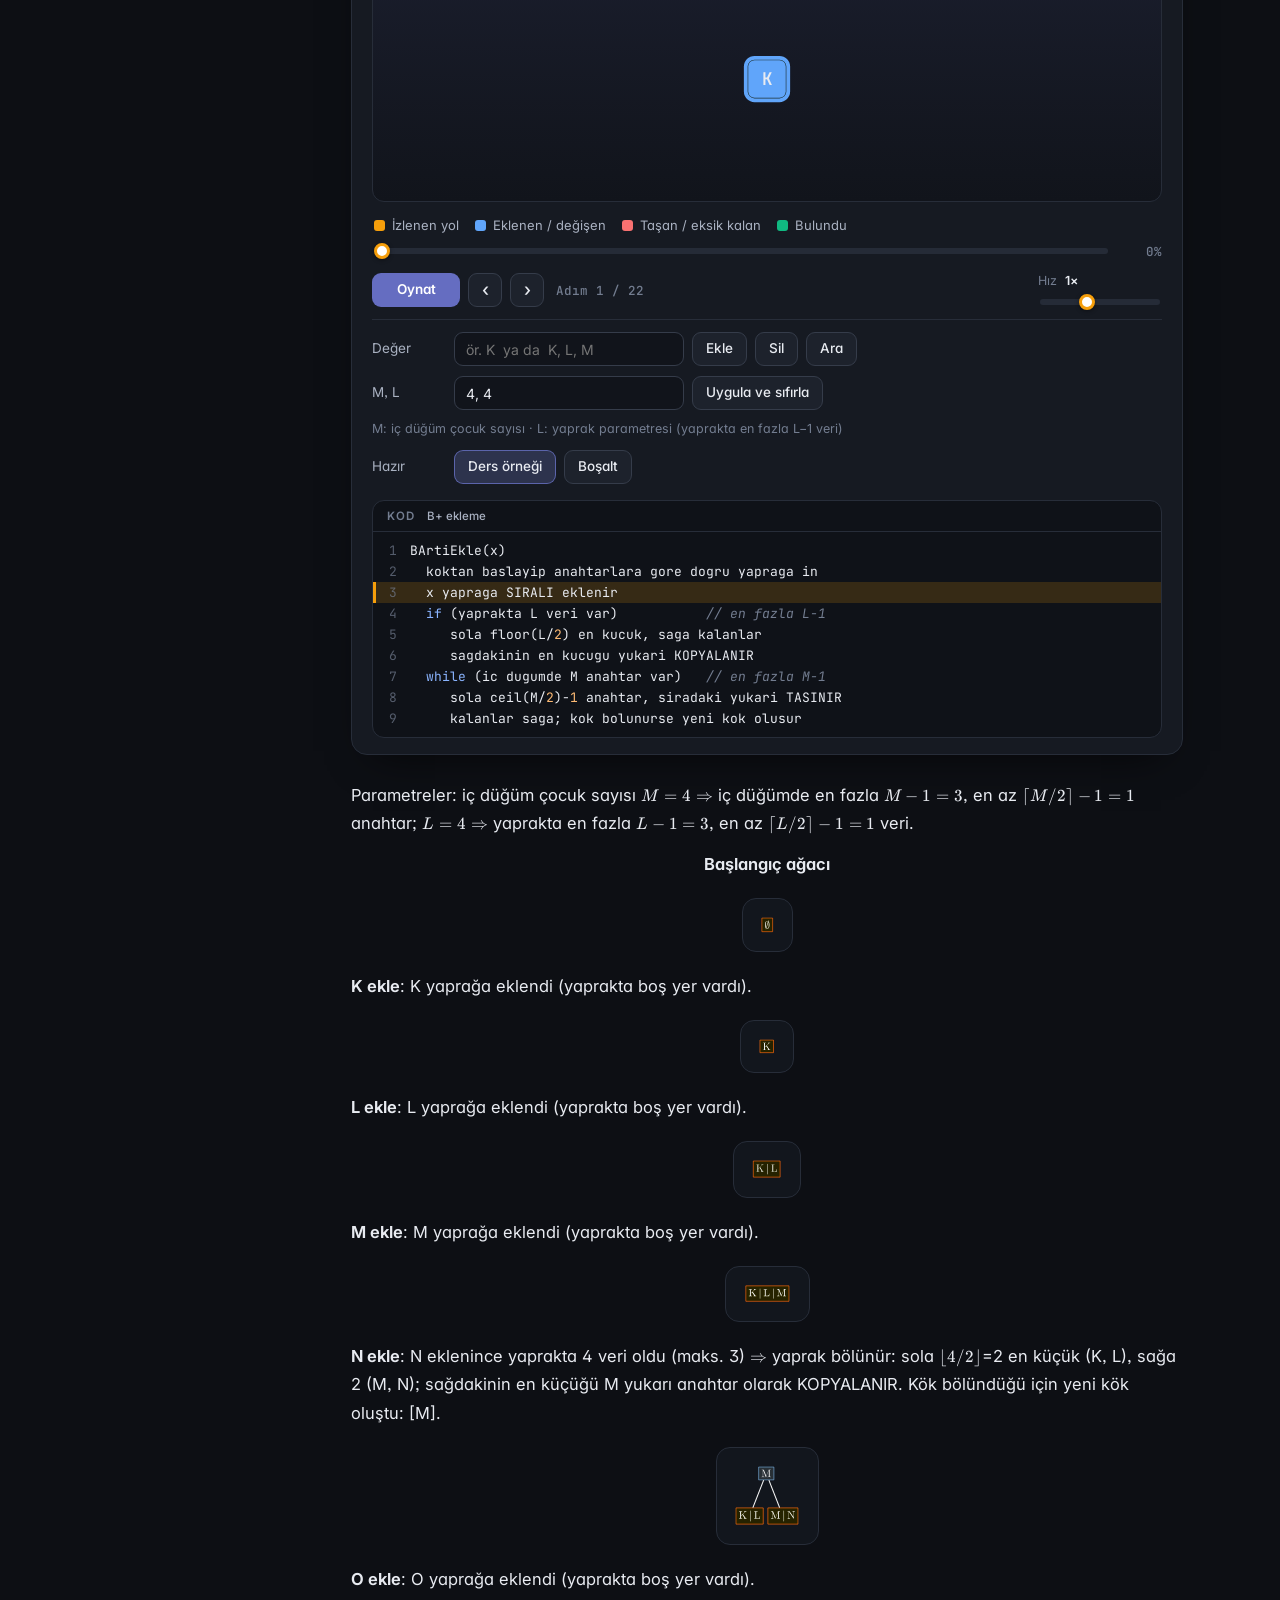
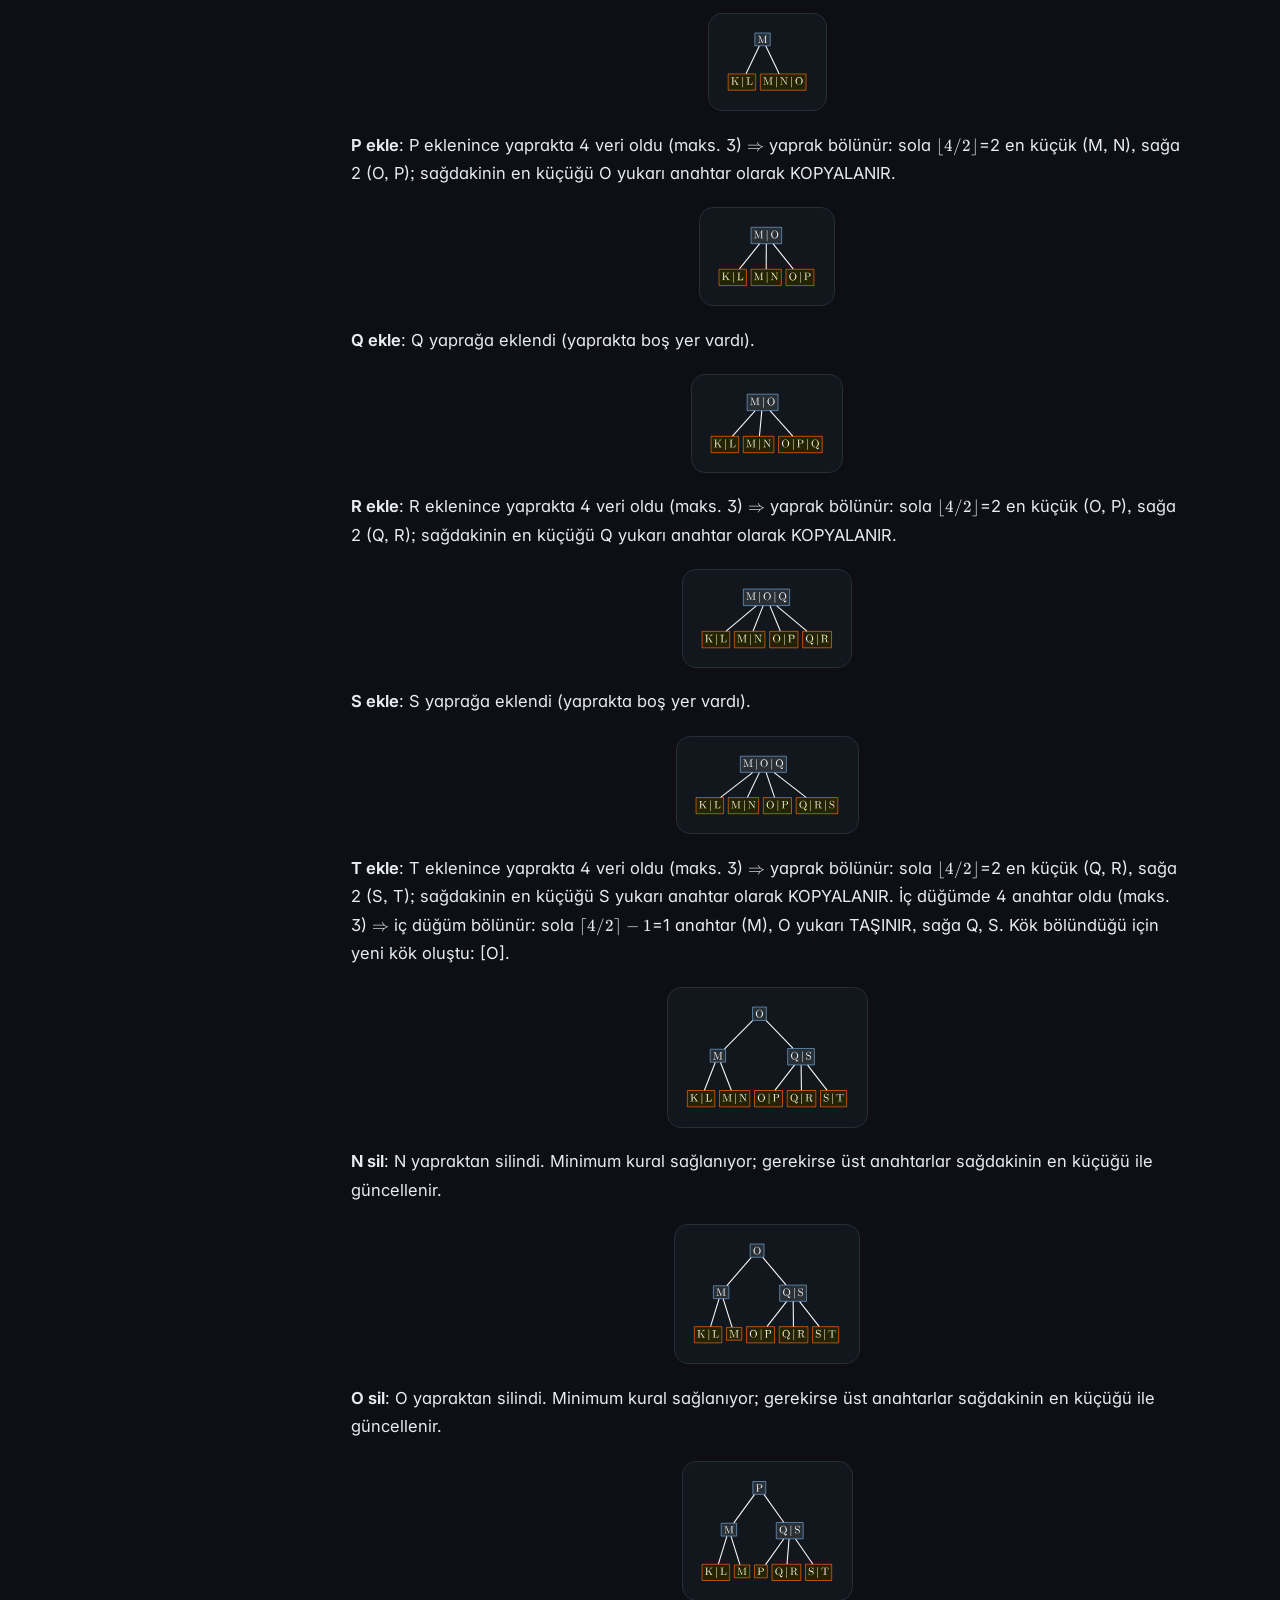
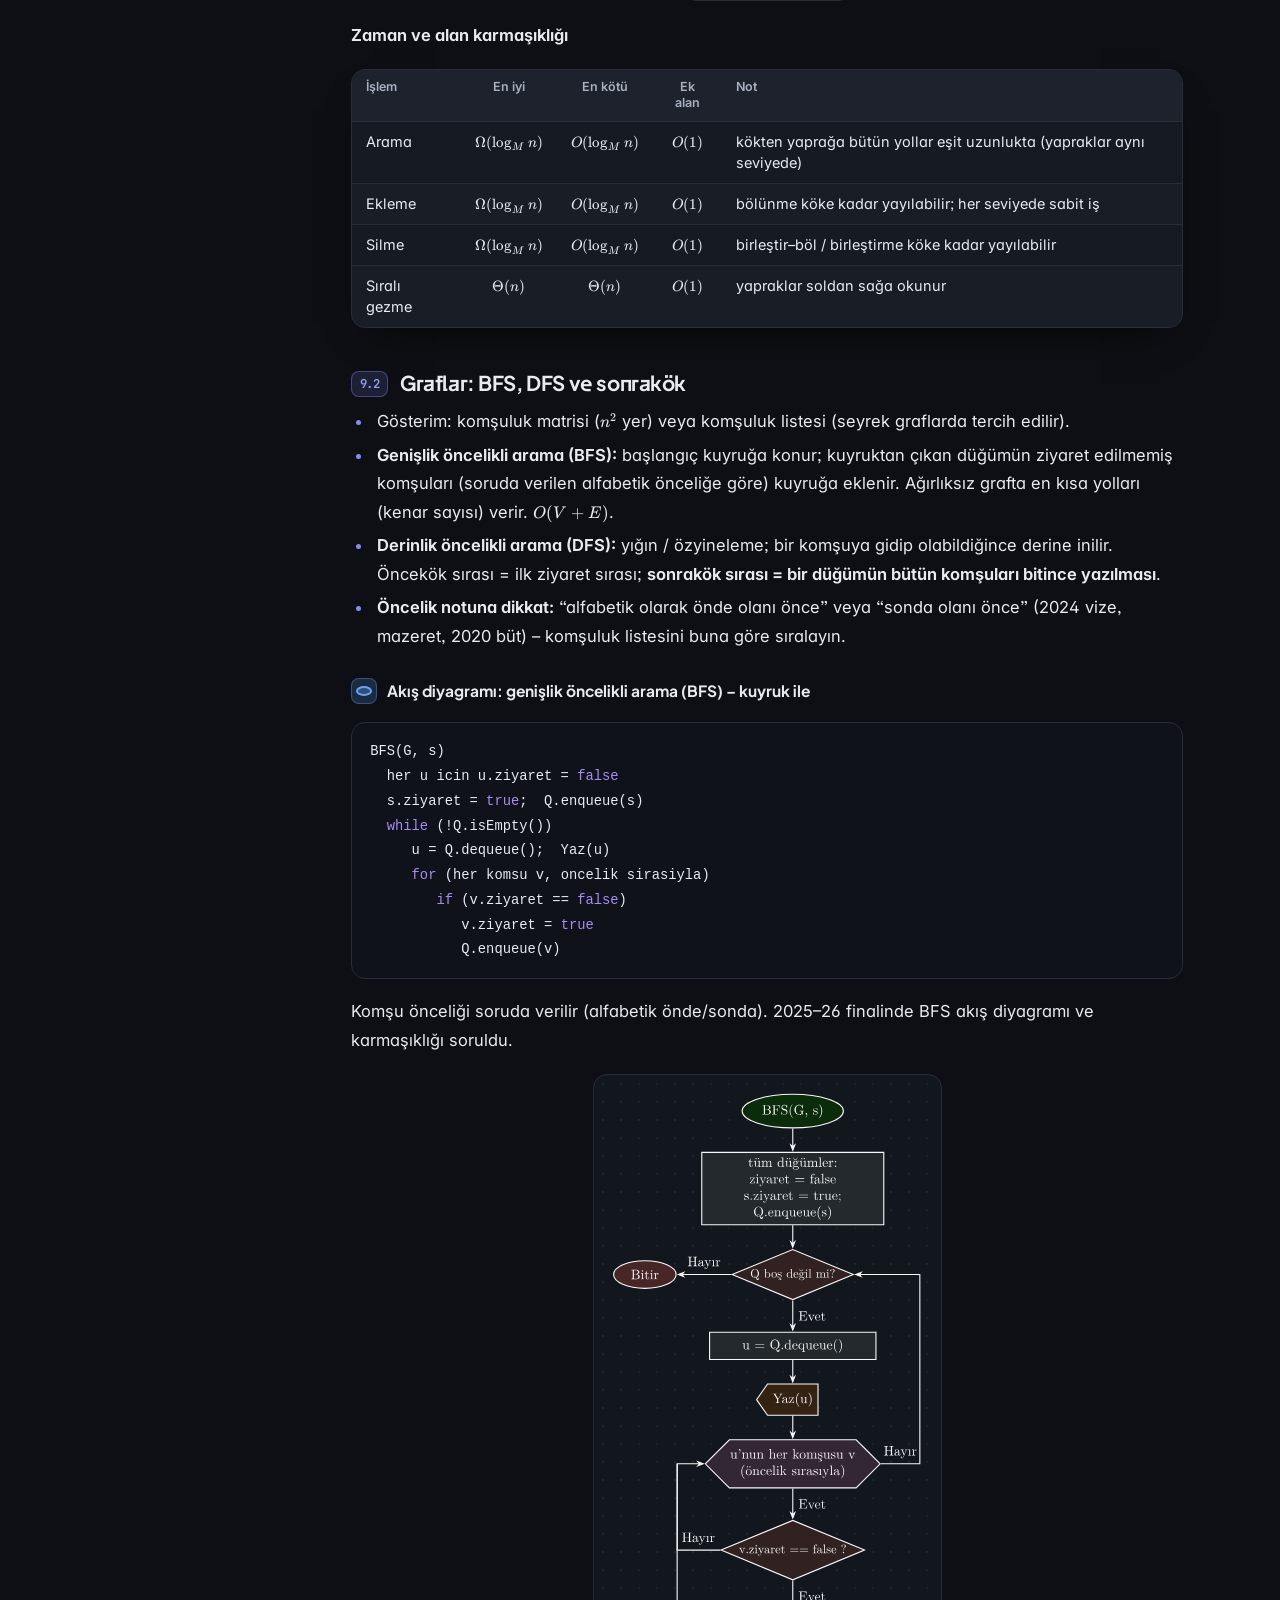
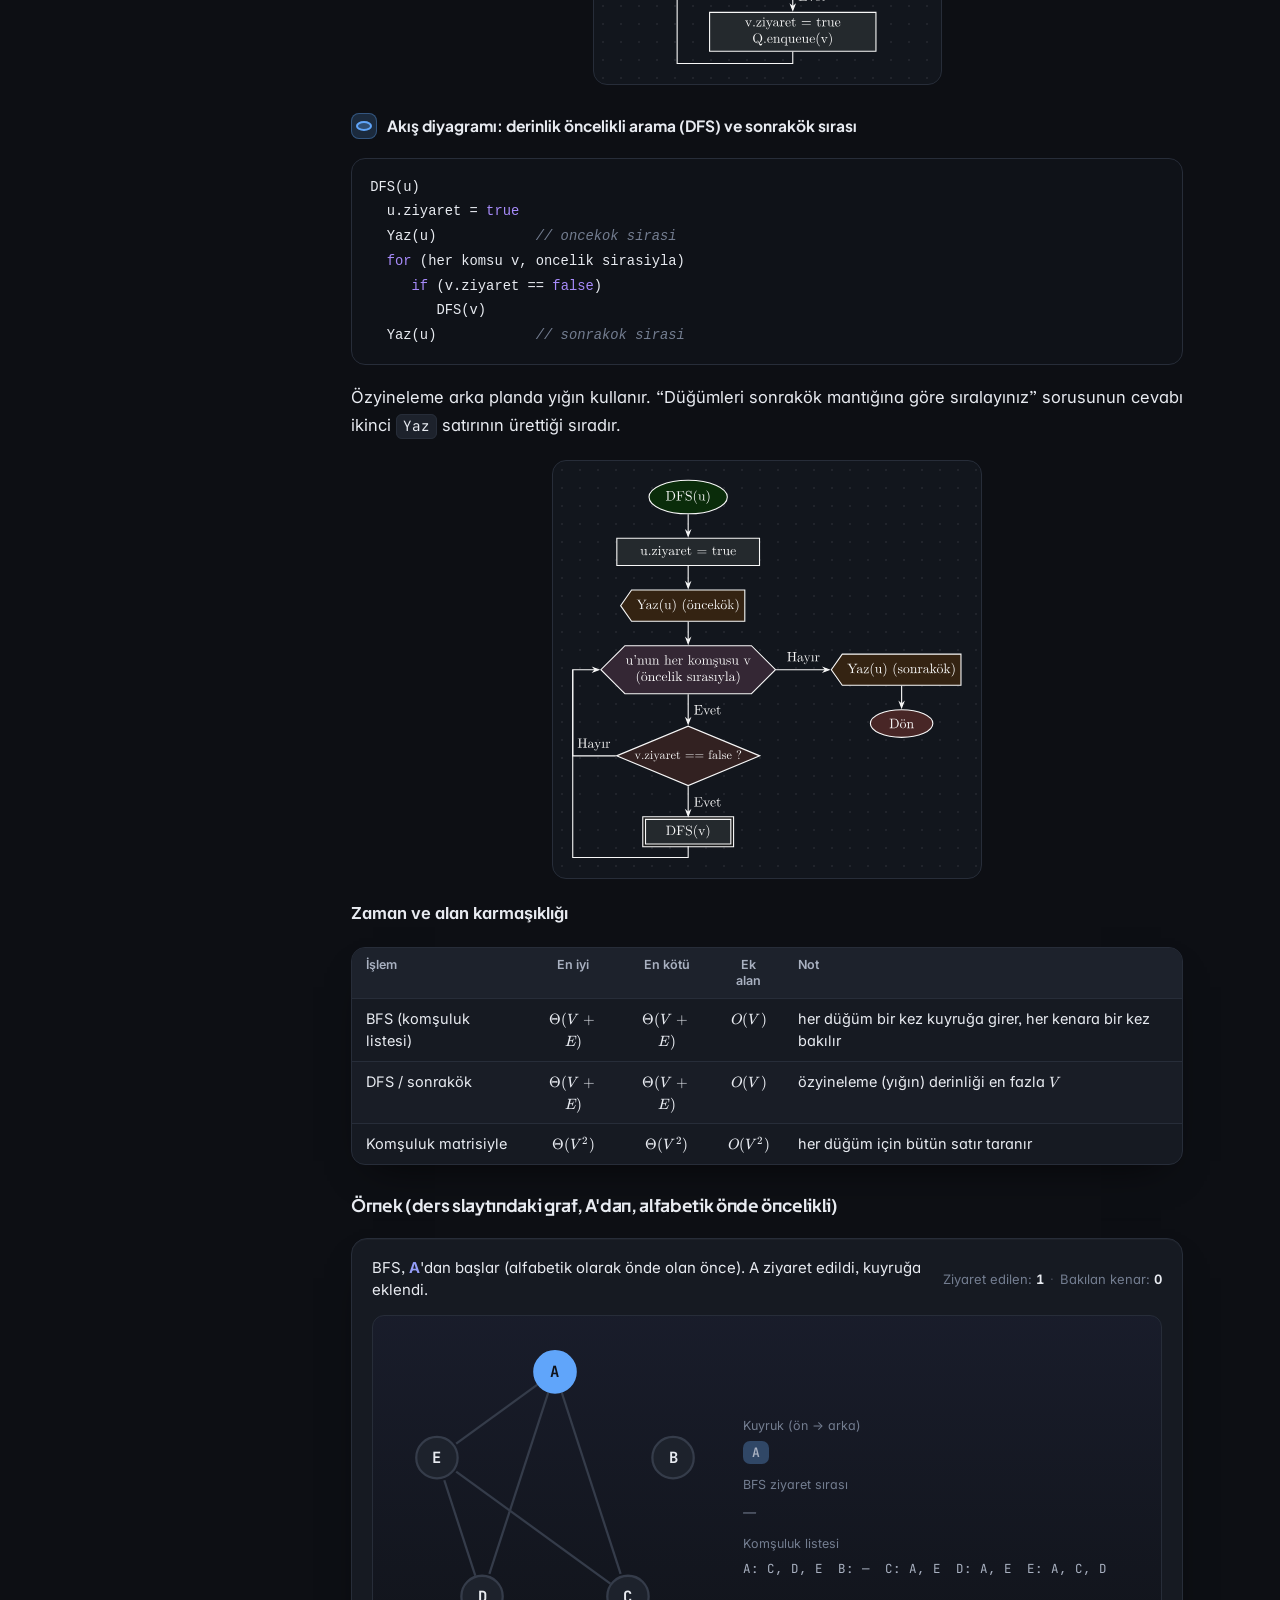
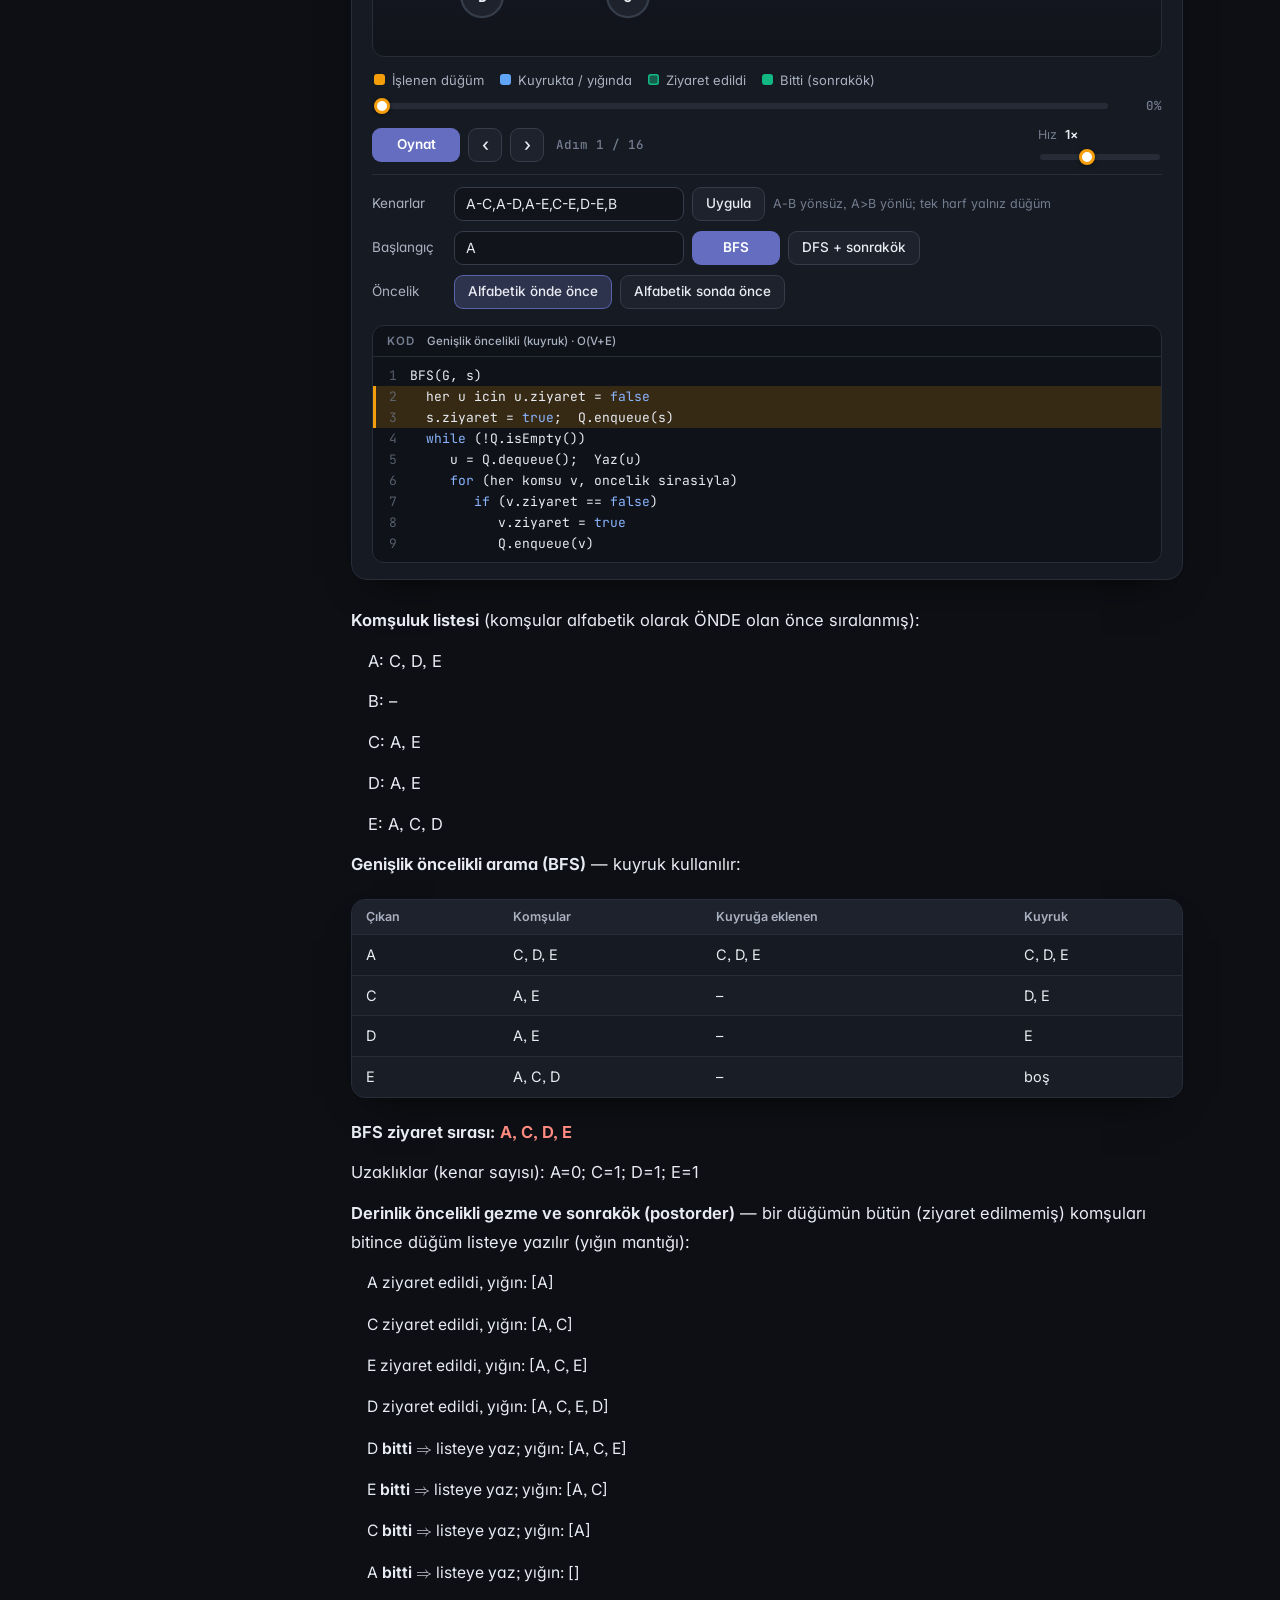
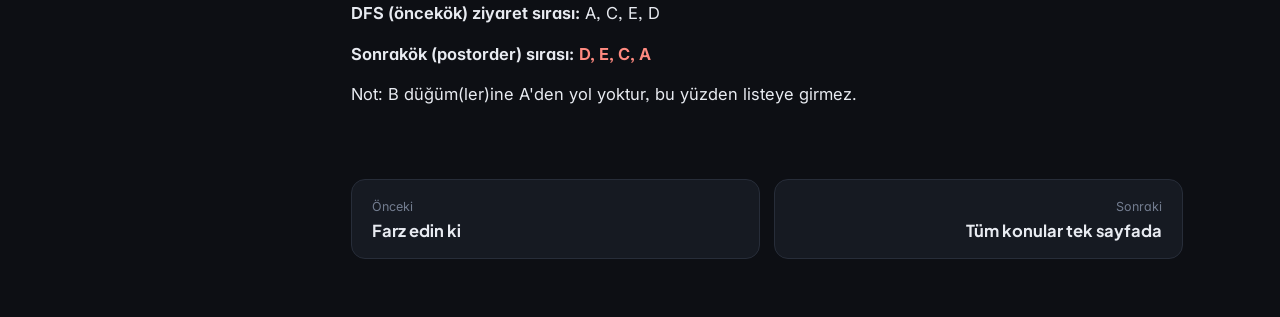
<file: html/konu-09-bplus-graf.html>
<!doctype html>
<html lang="tr">
<head>
<meta charset="utf-8">
<meta name="viewport" content="width=device-width, initial-scale=1">
<title>Ek – B+ Ağaçları ve Graf Arama | BZ205 Vize</title>
<script>var t='dark';try{t=localStorage.getItem('bz205:theme')||'dark';}catch(e){}document.documentElement.dataset.theme=t;</script>
<link rel="preconnect" href="https://fonts.googleapis.com"><link rel="preconnect" href="https://fonts.gstatic.com" crossorigin><link href="https://fonts.googleapis.com/css2?family=Inter:ital,opsz,wght@0,14..32,400;0,14..32,500;0,14..32,600;0,14..32,700;1,14..32,400&family=Plus+Jakarta+Sans:wght@600;700;800&family=JetBrains+Mono:wght@400;500;600&display=swap" rel="stylesheet">
<link rel="stylesheet" href="assets/katex/katex.min.css">
<link rel="stylesheet" href="assets/style.css?v=7de8de52">
<link rel="stylesheet" href="assets/viz.css?v=4ec59e51">
</head>
<body class="doc g-konu" data-page="konu-09-bplus-graf" data-group="konu" data-unit="h2" data-title="B+ ağacı ve graf" style="--accent:#818CF8">
<div class="readbar"><span></span></div>
<header class="topbar">
  <button class="tb-btn menu" id="menuBtn" type="button" aria-label="İçindekiler"><span class="ic ic-menu"></span></button>
  <a class="brand" href="../index.html"><span class="brand-dot"></span>BZ205 Vize</a>
  <span class="crumb">B+ ağacı ve graf</span>
  <div class="tb-actions">
    <button class="tb-btn sbtn" id="searchBtn" type="button"><span class="ic ic-search"></span><span class="lbl">Ara</span><kbd>Ctrl K</kbd></button>
    
    <button class="tb-btn" id="themeBtn" type="button" aria-label="Tema değiştir"><span class="ic ic-theme"></span></button>
  </div>
</header>
<div class="layout">
  <aside class="toc" id="toc">
    <div class="toc-head">
      <span>İçindekiler</span>
      <span class="toc-prog"><b id="pgDone">0</b>/<b id="pgAll">1</b> bölüm çalışıldı</span>
      <span class="meter"><i id="pgBar"></i></span>
    </div>
    <nav><ol class="toc-l"><li class="t2"><a href="#ek-b-agaclari-ve-graf-arama-bazi-yillarda-vizeye-girdi"><span class="tn">9</span><span>Ek: B+ Ağaçları ve Graf Arama (bazı yıllarda vizeye girdi)</span></a><ol class="toc-s"><li class="t3"><a href="#b-agaci"><span class="tn">9.1</span><span>B+ ağacı</span></a></li><li class="t4"><a href="#ornek-ile-k-l-m-n-o-p-q-r-s-t-ekle-n-ve-o-sil"><span class="tn"></span><span>Örnek: <span class="katex"><span class="katex-html" aria-hidden="true"><span class="base"><span class="strut" style="height:0.6833em;"></span><span class="mord mathnormal" style="margin-right:0.10903em;">M</span><span class="mspace" style="margin-right:0.2778em;"></span><span class="mrel">=</span><span class="mspace" style="margin-right:0.2778em;"></span></span><span class="base"><span class="strut" style="height:0.6833em;"></span><span class="mord mathnormal">L</span><span class="mspace" style="margin-right:0.2778em;"></span><span class="mrel">=</span><span class="mspace" style="margin-right:0.2778em;"></span></span><span class="base"><span class="strut" style="height:0.6444em;"></span><span class="mord">4</span></span></span></span> ile K, L, M, N, O, P, Q, R, S, T ekle; N ve O sil</span></a></li><li class="t3"><a href="#graflar-bfs-dfs-ve-sonrakok"><span class="tn">9.2</span><span>Graflar: BFS, DFS ve sonrakök</span></a></li><li class="t4"><a href="#ornek-ders-slaytindaki-graf-a-dan-alfabetik-onde-oncelikli"><span class="tn"></span><span>Örnek (ders slaytındaki graf, A'dan, alfabetik önde öncelikli)</span></a></li></ol></li></ol></nav>
  </aside>
  <main class="content" id="content">
    <header class="doc-hero">
      <p class="kicker">Konu 9</p>
      <h1><span class="fs-l">Ek – B+ Ağaçları ve Graf Arama</span></h1>
      <p class="byline">Hocanın ders videoları, slaytları ve sınav soruları temel alınmıştır</p>
      <ul class="chips"><li>1 bölüm</li><li>15 diyagram</li><li>2 kod bloğu</li><li>2 etkileşimli animasyon</li></ul>
    </header>
    <article class="prose">
<h2 id="ek-b-agaclari-ve-graf-arama-bazi-yillarda-vizeye-girdi" class="h"><span class="num">9</span><span class="ht">Ek: B+ Ağaçları ve Graf Arama (bazı yıllarda vizeye girdi)</span></h2>
<p>2020 ve 2024 vizelerinde B+, 2024 vizesinde ve 2024–25 mazeret sınavında graf (BFS/sonrakök) soruldu. Hoca konuları hızlı işlerse vizeye girer.</p>
<h3 id="b-agaci" class="h"><span class="num">9.1</span><span class="ht">B+ ağacı</span></h3>
<ul class="l"><li>Çocuk sayısı 3 ve daha fazla olan çok yollu dengeli ağaç (<em>M-ary</em>); çocuk sayısı arttıkça yükseklik <span class="katex"><span class="katex-html" aria-hidden="true"><span class="base"><span class="strut" style="height:0.9386em;vertical-align:-0.2441em;"></span><span class="mop"><span class="mop">lo<span style="margin-right:0.01389em;">g</span></span><span class="msupsub"><span class="vlist-t vlist-t2"><span class="vlist-r"><span class="vlist" style="height:0.2342em;"><span style="top:-2.4559em;margin-right:0.05em;"><span class="pstrut" style="height:2.7em;"></span><span class="sizing reset-size6 size3 mtight"><span class="mord mathnormal mtight" style="margin-right:0.10903em;">M</span></span></span></span><span class="vlist-s">​</span></span><span class="vlist-r"><span class="vlist" style="height:0.2441em;"><span></span></span></span></span></span></span><span class="mspace" style="margin-right:0.1667em;"></span><span class="mord mathnormal">n</span></span></span></span>'e düşer, disk erişimi azalır.</li><li><strong>Bütün veriler yapraklardadır</strong>, yapraklar aynı seviyededir; iç düğümler sadece yol gösteren <em>anahtarları</em> tutar. Bir iç düğümdeki <span class="katex"><span class="katex-html" aria-hidden="true"><span class="base"><span class="strut" style="height:0.6595em;"></span><span class="mord mathnormal">i</span></span></span></span>. anahtar, <span class="katex"><span class="katex-html" aria-hidden="true"><span class="base"><span class="strut" style="height:0.7429em;vertical-align:-0.0833em;"></span><span class="mord mathnormal">i</span><span class="mspace" style="margin-right:0.2222em;"></span><span class="mbin">+</span><span class="mspace" style="margin-right:0.2222em;"></span></span><span class="base"><span class="strut" style="height:0.6444em;"></span><span class="mord">1</span></span></span></span>. alt ağacın en küçük verisidir (<q class="alinti">sağdakinin minimumu yukarı anahtar olarak kopyalanır</q>).</li><li><p><strong>Hocanın formülleri</strong> (<span class="katex"><span class="katex-html" aria-hidden="true"><span class="base"><span class="strut" style="height:0.6833em;"></span><span class="mord mathnormal" style="margin-right:0.10903em;">M</span></span></span></span>: iç düğüm çocuk sayısı, <span class="katex"><span class="katex-html" aria-hidden="true"><span class="base"><span class="strut" style="height:0.6833em;"></span><span class="mord mathnormal">L</span></span></span></span>: yaprak parametresi; aksi söylenmezse <span class="katex"><span class="katex-html" aria-hidden="true"><span class="base"><span class="strut" style="height:0.6833em;"></span><span class="mord mathnormal">L</span><span class="mspace" style="margin-right:0.2778em;"></span><span class="mrel">=</span><span class="mspace" style="margin-right:0.2778em;"></span></span><span class="base"><span class="strut" style="height:0.6833em;"></span><span class="mord mathnormal" style="margin-right:0.10903em;">M</span></span></span></span>):</p>
<div class="center"><div class="tbl-wrap"><table class="tbl"><thead><tr><th></th><th class="ac">En fazla</th><th class="ac">En az</th></tr></thead><tbody><tr><td>İç düğüm anahtar</td><td class="ac"><span class="katex"><span class="katex-html" aria-hidden="true"><span class="base"><span class="strut" style="height:0.7667em;vertical-align:-0.0833em;"></span><span class="mord mathnormal" style="margin-right:0.10903em;">M</span><span class="mspace" style="margin-right:0.2222em;"></span><span class="mbin">−</span><span class="mspace" style="margin-right:0.2222em;"></span></span><span class="base"><span class="strut" style="height:0.6444em;"></span><span class="mord">1</span></span></span></span></td><td class="ac"><span class="katex"><span class="katex-html" aria-hidden="true"><span class="base"><span class="strut" style="height:1em;vertical-align:-0.25em;"></span><span class="mopen">⌈</span><span class="mord mathnormal" style="margin-right:0.10903em;">M</span><span class="mord">/2</span><span class="mclose">⌉</span><span class="mspace" style="margin-right:0.2222em;"></span><span class="mbin">−</span><span class="mspace" style="margin-right:0.2222em;"></span></span><span class="base"><span class="strut" style="height:0.6444em;"></span><span class="mord">1</span></span></span></span></td></tr><tr><td>Yaprak veri</td><td class="ac"><span class="katex"><span class="katex-html" aria-hidden="true"><span class="base"><span class="strut" style="height:0.7667em;vertical-align:-0.0833em;"></span><span class="mord mathnormal">L</span><span class="mspace" style="margin-right:0.2222em;"></span><span class="mbin">−</span><span class="mspace" style="margin-right:0.2222em;"></span></span><span class="base"><span class="strut" style="height:0.6444em;"></span><span class="mord">1</span></span></span></span></td><td class="ac"><span class="katex"><span class="katex-html" aria-hidden="true"><span class="base"><span class="strut" style="height:1em;vertical-align:-0.25em;"></span><span class="mopen">⌈</span><span class="mord mathnormal">L</span><span class="mord">/2</span><span class="mclose">⌉</span><span class="mspace" style="margin-right:0.2222em;"></span><span class="mbin">−</span><span class="mspace" style="margin-right:0.2222em;"></span></span><span class="base"><span class="strut" style="height:0.6444em;"></span><span class="mord">1</span></span></span></span></td></tr><tr><td>Kök</td><td class="ac"><span class="katex"><span class="katex-html" aria-hidden="true"><span class="base"><span class="strut" style="height:0.7667em;vertical-align:-0.0833em;"></span><span class="mord mathnormal" style="margin-right:0.10903em;">M</span><span class="mspace" style="margin-right:0.2222em;"></span><span class="mbin">−</span><span class="mspace" style="margin-right:0.2222em;"></span></span><span class="base"><span class="strut" style="height:0.6444em;"></span><span class="mord">1</span></span></span></span></td><td class="ac">1 (kökün “süperliği”)</td></tr></tbody></table></div></div>
<p>Soru dilinden çeviri: “iç düğüm çocuk sayısı 4” <span class="katex"><span class="katex-html" aria-hidden="true"><span class="base"><span class="strut" style="height:0.3669em;"></span><span class="mrel">⇒</span><span class="mspace" style="margin-right:0.2778em;"></span></span><span class="base"><span class="strut" style="height:0.6833em;"></span><span class="mord mathnormal" style="margin-right:0.10903em;">M</span><span class="mspace" style="margin-right:0.2778em;"></span><span class="mrel">=</span><span class="mspace" style="margin-right:0.2778em;"></span></span><span class="base"><span class="strut" style="height:0.6444em;"></span><span class="mord">4</span></span></span></span>; “iç düğüm anahtar sayısı 3” <span class="katex"><span class="katex-html" aria-hidden="true"><span class="base"><span class="strut" style="height:0.3669em;"></span><span class="mrel">⇒</span><span class="mspace" style="margin-right:0.2778em;"></span></span><span class="base"><span class="strut" style="height:0.6833em;"></span><span class="mord mathnormal" style="margin-right:0.10903em;">M</span><span class="mspace" style="margin-right:0.2778em;"></span><span class="mrel">=</span><span class="mspace" style="margin-right:0.2778em;"></span></span><span class="base"><span class="strut" style="height:0.6444em;"></span><span class="mord">4</span></span></span></span>; “yapraklarda tutulan maksimum veri 4” <span class="katex"><span class="katex-html" aria-hidden="true"><span class="base"><span class="strut" style="height:0.3669em;"></span><span class="mrel">⇒</span><span class="mspace" style="margin-right:0.2778em;"></span></span><span class="base"><span class="strut" style="height:0.6833em;"></span><span class="mord mathnormal">L</span><span class="mspace" style="margin-right:0.2778em;"></span><span class="mrel">=</span><span class="mspace" style="margin-right:0.2778em;"></span></span><span class="base"><span class="strut" style="height:0.6444em;"></span><span class="mord">5</span></span></span></span> (2025 final için WhatsApp'ta da M=4, L=5 sonucuna varılmış).</p></li><li><strong>Ekleme:</strong> yaprağa sıralı eklenir. Yaprak taşarsa (<span class="katex"><span class="katex-html" aria-hidden="true"><span class="base"><span class="strut" style="height:0.6833em;"></span><span class="mord mathnormal">L</span></span></span></span> veri): sola <span class="katex"><span class="katex-html" aria-hidden="true"><span class="base"><span class="strut" style="height:1em;vertical-align:-0.25em;"></span><span class="mopen">⌊</span><span class="mord mathnormal">L</span><span class="mord">/2</span><span class="mclose">⌋</span></span></span></span> en küçük, sağa kalanlar; <em>sağdakinin en küçüğü yukarı kopyalanır</em>. İç düğüm taşarsa (<span class="katex"><span class="katex-html" aria-hidden="true"><span class="base"><span class="strut" style="height:0.6833em;"></span><span class="mord mathnormal" style="margin-right:0.10903em;">M</span></span></span></span> anahtar): sola <span class="katex"><span class="katex-html" aria-hidden="true"><span class="base"><span class="strut" style="height:1em;vertical-align:-0.25em;"></span><span class="mopen">⌈</span><span class="mord mathnormal" style="margin-right:0.10903em;">M</span><span class="mord">/2</span><span class="mclose">⌉</span><span class="mspace" style="margin-right:0.2222em;"></span><span class="mbin">−</span><span class="mspace" style="margin-right:0.2222em;"></span></span><span class="base"><span class="strut" style="height:0.6444em;"></span><span class="mord">1</span></span></span></span> anahtar, <span class="katex"><span class="katex-html" aria-hidden="true"><span class="base"><span class="strut" style="height:1em;vertical-align:-0.25em;"></span><span class="mopen">⌈</span><span class="mord mathnormal" style="margin-right:0.10903em;">M</span><span class="mord">/2</span><span class="mclose">⌉</span></span></span></span>. anahtar yukarı <em>taşınır</em>, kalanlar sağa. Kök bölünürse yeni kök oluşur.</li><li><strong>Silme:</strong> veri yapraktan silinir. Yaprak minimumun altına düşerse <em>sağ kardeşiyle</em> (en sağdaki yaprak ise sol kardeşiyle) <strong>birleştir–böl</strong> (veriler iki yaprağa yeniden paylaştırılır); bu da minimumu sağlayamıyorsa iki yaprak <strong>birleştirilir</strong> ve üstteki anahtar silinir (iç düğüm de aynı mantıkla düzeltilir). Anahtarlar her zaman “sağ alt ağacın en küçüğü” olacak şekilde güncellenir. <q class="alinti">B şıkkını yanlış yaparsanız C şıkkı da otomatikman yanlış olacak.</q></li></ul>
<h4 id="ornek-ile-k-l-m-n-o-p-q-r-s-t-ekle-n-ve-o-sil" class="h"><span class="num"></span><span class="ht">Örnek: <span class="katex"><span class="katex-html" aria-hidden="true"><span class="base"><span class="strut" style="height:0.6833em;"></span><span class="mord mathnormal" style="margin-right:0.10903em;">M</span><span class="mspace" style="margin-right:0.2778em;"></span><span class="mrel">=</span><span class="mspace" style="margin-right:0.2778em;"></span></span><span class="base"><span class="strut" style="height:0.6833em;"></span><span class="mord mathnormal">L</span><span class="mspace" style="margin-right:0.2778em;"></span><span class="mrel">=</span><span class="mspace" style="margin-right:0.2778em;"></span></span><span class="base"><span class="strut" style="height:0.6444em;"></span><span class="mord">4</span></span></span></span> ile K, L, M, N, O, P, Q, R, S, T ekle; N ve O sil</span></h4>
<div class="viz" data-viz="bplus" data-init="K,L,M,N,O,P,Q,R,S,T"><noscript>Bu animasyon için JavaScript gerekir.</noscript></div>
<p>Parametreler: iç düğüm çocuk sayısı <span class="katex"><span class="katex-html" aria-hidden="true"><span class="base"><span class="strut" style="height:0.6833em;"></span><span class="mord mathnormal" style="margin-right:0.10903em;">M</span><span class="mspace" style="margin-right:0.2778em;"></span><span class="mrel">=</span><span class="mspace" style="margin-right:0.2778em;"></span></span><span class="base"><span class="strut" style="height:0.6444em;"></span><span class="mord">4</span></span></span></span> <span class="katex"><span class="katex-html" aria-hidden="true"><span class="base"><span class="strut" style="height:0.3669em;"></span><span class="mrel">⇒</span></span></span></span> iç düğümde en fazla <span class="katex"><span class="katex-html" aria-hidden="true"><span class="base"><span class="strut" style="height:0.7667em;vertical-align:-0.0833em;"></span><span class="mord mathnormal" style="margin-right:0.10903em;">M</span><span class="mspace" style="margin-right:0.2222em;"></span><span class="mbin">−</span><span class="mspace" style="margin-right:0.2222em;"></span></span><span class="base"><span class="strut" style="height:0.6444em;"></span><span class="mord">1</span><span class="mspace" style="margin-right:0.2778em;"></span><span class="mrel">=</span><span class="mspace" style="margin-right:0.2778em;"></span></span><span class="base"><span class="strut" style="height:0.6444em;"></span><span class="mord">3</span></span></span></span>, en az <span class="katex"><span class="katex-html" aria-hidden="true"><span class="base"><span class="strut" style="height:1em;vertical-align:-0.25em;"></span><span class="mopen">⌈</span><span class="mord mathnormal" style="margin-right:0.10903em;">M</span><span class="mord">/2</span><span class="mclose">⌉</span><span class="mspace" style="margin-right:0.2222em;"></span><span class="mbin">−</span><span class="mspace" style="margin-right:0.2222em;"></span></span><span class="base"><span class="strut" style="height:0.6444em;"></span><span class="mord">1</span><span class="mspace" style="margin-right:0.2778em;"></span><span class="mrel">=</span><span class="mspace" style="margin-right:0.2778em;"></span></span><span class="base"><span class="strut" style="height:0.6444em;"></span><span class="mord">1</span></span></span></span> anahtar; <span class="katex"><span class="katex-html" aria-hidden="true"><span class="base"><span class="strut" style="height:0.6833em;"></span><span class="mord mathnormal">L</span><span class="mspace" style="margin-right:0.2778em;"></span><span class="mrel">=</span><span class="mspace" style="margin-right:0.2778em;"></span></span><span class="base"><span class="strut" style="height:0.6444em;"></span><span class="mord">4</span></span></span></span> <span class="katex"><span class="katex-html" aria-hidden="true"><span class="base"><span class="strut" style="height:0.3669em;"></span><span class="mrel">⇒</span></span></span></span> yaprakta en fazla <span class="katex"><span class="katex-html" aria-hidden="true"><span class="base"><span class="strut" style="height:0.7667em;vertical-align:-0.0833em;"></span><span class="mord mathnormal">L</span><span class="mspace" style="margin-right:0.2222em;"></span><span class="mbin">−</span><span class="mspace" style="margin-right:0.2222em;"></span></span><span class="base"><span class="strut" style="height:0.6444em;"></span><span class="mord">1</span><span class="mspace" style="margin-right:0.2778em;"></span><span class="mrel">=</span><span class="mspace" style="margin-right:0.2778em;"></span></span><span class="base"><span class="strut" style="height:0.6444em;"></span><span class="mord">3</span></span></span></span>, en az <span class="katex"><span class="katex-html" aria-hidden="true"><span class="base"><span class="strut" style="height:1em;vertical-align:-0.25em;"></span><span class="mopen">⌈</span><span class="mord mathnormal">L</span><span class="mord">/2</span><span class="mclose">⌉</span><span class="mspace" style="margin-right:0.2222em;"></span><span class="mbin">−</span><span class="mspace" style="margin-right:0.2222em;"></span></span><span class="base"><span class="strut" style="height:0.6444em;"></span><span class="mord">1</span><span class="mspace" style="margin-right:0.2778em;"></span><span class="mrel">=</span><span class="mspace" style="margin-right:0.2778em;"></span></span><span class="base"><span class="strut" style="height:0.6444em;"></span><span class="mord">1</span></span></span></span> veri.</p>
<div class="center"><p><strong>Başlangıç ağacı</strong></p>
<figure class="gfx gfx-tree"><button type="button" class="zoom" aria-label="Büyüt"><img src="assets/gfx/g_d248b2fb70b2.svg" width="17" height="20" loading="lazy" alt="Ağaç diyagramı"></button></figure></div>
<p><strong>K ekle</strong>: K yaprağa eklendi (yaprakta boş yer vardı).</p>
<div class="center"><figure class="gfx gfx-tree"><button type="button" class="zoom" aria-label="Büyüt"><img src="assets/gfx/g_b898b2bb33c3.svg" width="20" height="19" loading="lazy" alt="Ağaç diyagramı"></button></figure></div>
<p><strong>L ekle</strong>: L yaprağa eklendi (yaprakta boş yer vardı).</p>
<div class="center"><figure class="gfx gfx-tree"><button type="button" class="zoom" aria-label="Büyüt"><img src="assets/gfx/g_3f84b61aa5fd.svg" width="34" height="23" loading="lazy" alt="Ağaç diyagramı"></button></figure></div>
<p><strong>M ekle</strong>: M yaprağa eklendi (yaprakta boş yer vardı).</p>
<div class="center"><figure class="gfx gfx-tree"><button type="button" class="zoom" aria-label="Büyüt"><img src="assets/gfx/g_8cda17cc7b45.svg" width="51" height="23" loading="lazy" alt="Ağaç diyagramı"></button></figure></div>
<p><strong>N ekle</strong>: N eklenince yaprakta 4 veri oldu (maks. 3) <span class="katex"><span class="katex-html" aria-hidden="true"><span class="base"><span class="strut" style="height:0.3669em;"></span><span class="mrel">⇒</span></span></span></span> yaprak bölünür: sola <span class="katex"><span class="katex-html" aria-hidden="true"><span class="base"><span class="strut" style="height:1em;vertical-align:-0.25em;"></span><span class="mopen">⌊</span><span class="mord">4/2</span><span class="mclose">⌋</span></span></span></span>=2 en küçük (K, L), sağa 2 (M, N); sağdakinin en küçüğü M yukarı anahtar olarak KOPYALANIR. Kök bölündüğü için yeni kök oluştu: [M].</p>
<div class="center"><figure class="gfx gfx-tree"><button type="button" class="zoom" aria-label="Büyüt"><img src="assets/gfx/g_33130f1d8c26.svg" width="69" height="64" loading="lazy" alt="Ağaç diyagramı"></button></figure></div>
<p><strong>O ekle</strong>: O yaprağa eklendi (yaprakta boş yer vardı).</p>
<div class="center"><figure class="gfx gfx-tree"><button type="button" class="zoom" aria-label="Büyüt"><img src="assets/gfx/g_2643874bef04.svg" width="85" height="64" loading="lazy" alt="Ağaç diyagramı"></button></figure></div>
<p><strong>P ekle</strong>: P eklenince yaprakta 4 veri oldu (maks. 3) <span class="katex"><span class="katex-html" aria-hidden="true"><span class="base"><span class="strut" style="height:0.3669em;"></span><span class="mrel">⇒</span></span></span></span> yaprak bölünür: sola <span class="katex"><span class="katex-html" aria-hidden="true"><span class="base"><span class="strut" style="height:1em;vertical-align:-0.25em;"></span><span class="mopen">⌊</span><span class="mord">4/2</span><span class="mclose">⌋</span></span></span></span>=2 en küçük (M, N), sağa 2 (O, P); sağdakinin en küçüğü O yukarı anahtar olarak KOPYALANIR.</p>
<div class="center"><figure class="gfx gfx-tree"><button type="button" class="zoom" aria-label="Büyüt"><img src="assets/gfx/g_113a878e999c.svg" width="102" height="65" loading="lazy" alt="Ağaç diyagramı"></button></figure></div>
<p><strong>Q ekle</strong>: Q yaprağa eklendi (yaprakta boş yer vardı).</p>
<div class="center"><figure class="gfx gfx-tree"><button type="button" class="zoom" aria-label="Büyüt"><img src="assets/gfx/g_a1f4e294fbd3.svg" width="118" height="65" loading="lazy" alt="Ağaç diyagramı"></button></figure></div>
<p><strong>R ekle</strong>: R eklenince yaprakta 4 veri oldu (maks. 3) <span class="katex"><span class="katex-html" aria-hidden="true"><span class="base"><span class="strut" style="height:0.3669em;"></span><span class="mrel">⇒</span></span></span></span> yaprak bölünür: sola <span class="katex"><span class="katex-html" aria-hidden="true"><span class="base"><span class="strut" style="height:1em;vertical-align:-0.25em;"></span><span class="mopen">⌊</span><span class="mord">4/2</span><span class="mclose">⌋</span></span></span></span>=2 en küçük (O, P), sağa 2 (Q, R); sağdakinin en küçüğü Q yukarı anahtar olarak KOPYALANIR.</p>
<div class="center"><figure class="gfx gfx-tree"><button type="button" class="zoom" aria-label="Büyüt"><img src="assets/gfx/g_7b6733a1e948.svg" width="136" height="65" loading="lazy" alt="Ağaç diyagramı"></button></figure></div>
<p><strong>S ekle</strong>: S yaprağa eklendi (yaprakta boş yer vardı).</p>
<div class="center"><figure class="gfx gfx-tree"><button type="button" class="zoom" aria-label="Büyüt"><img src="assets/gfx/g_96afb23f0a42.svg" width="149" height="65" loading="lazy" alt="Ağaç diyagramı"></button></figure></div>
<p><strong>T ekle</strong>: T eklenince yaprakta 4 veri oldu (maks. 3) <span class="katex"><span class="katex-html" aria-hidden="true"><span class="base"><span class="strut" style="height:0.3669em;"></span><span class="mrel">⇒</span></span></span></span> yaprak bölünür: sola <span class="katex"><span class="katex-html" aria-hidden="true"><span class="base"><span class="strut" style="height:1em;vertical-align:-0.25em;"></span><span class="mopen">⌊</span><span class="mord">4/2</span><span class="mclose">⌋</span></span></span></span>=2 en küçük (Q, R), sağa 2 (S, T); sağdakinin en küçüğü S yukarı anahtar olarak KOPYALANIR. İç düğümde 4 anahtar oldu (maks. 3) <span class="katex"><span class="katex-html" aria-hidden="true"><span class="base"><span class="strut" style="height:0.3669em;"></span><span class="mrel">⇒</span></span></span></span> iç düğüm bölünür: sola <span class="katex"><span class="katex-html" aria-hidden="true"><span class="base"><span class="strut" style="height:1em;vertical-align:-0.25em;"></span><span class="mopen">⌈</span><span class="mord">4/2</span><span class="mclose">⌉</span><span class="mspace" style="margin-right:0.2222em;"></span><span class="mbin">−</span><span class="mspace" style="margin-right:0.2222em;"></span></span><span class="base"><span class="strut" style="height:0.6444em;"></span><span class="mord">1</span></span></span></span>=1 anahtar (M), O yukarı TAŞINIR, sağa Q, S. Kök bölündüğü için yeni kök oluştu: [O].</p>
<div class="center"><figure class="gfx gfx-tree"><button type="button" class="zoom" aria-label="Büyüt"><img src="assets/gfx/g_7800694b7a01.svg" width="167" height="107" loading="lazy" alt="Ağaç diyagramı"></button></figure></div>
<p><strong>N sil</strong>: N yapraktan silindi. Minimum kural sağlanıyor; gerekirse üst anahtarlar sağdakinin en küçüğü ile güncellenir.</p>
<div class="center"><figure class="gfx gfx-tree"><button type="button" class="zoom" aria-label="Büyüt"><img src="assets/gfx/g_b929087347ce.svg" width="152" height="107" loading="lazy" alt="Ağaç diyagramı"></button></figure></div>
<p><strong>O sil</strong>: O yapraktan silindi. Minimum kural sağlanıyor; gerekirse üst anahtarlar sağdakinin en küçüğü ile güncellenir.</p>
<div class="center"><figure class="gfx gfx-tree"><button type="button" class="zoom" aria-label="Büyüt"><img src="assets/gfx/g_95fc402b7246.svg" width="137" height="106" loading="lazy" alt="Ağaç diyagramı"></button></figure></div>
<p><strong>Zaman ve alan karmaşıklığı</strong></p>
<div class="center"><div class="tbl-wrap"><table class="tbl"><thead><tr><th>İşlem</th><th class="ac">En iyi</th><th class="ac">En kötü</th><th class="ac">Ek alan</th><th>Not</th></tr></thead><tbody><tr><td>Arama</td><td class="ac"><span class="katex"><span class="katex-html" aria-hidden="true"><span class="base"><span class="strut" style="height:1em;vertical-align:-0.25em;"></span><span class="mord">Ω</span><span class="mopen">(</span><span class="mop"><span class="mop">lo<span style="margin-right:0.01389em;">g</span></span><span class="msupsub"><span class="vlist-t vlist-t2"><span class="vlist-r"><span class="vlist" style="height:0.2342em;"><span style="top:-2.4559em;margin-right:0.05em;"><span class="pstrut" style="height:2.7em;"></span><span class="sizing reset-size6 size3 mtight"><span class="mord mathnormal mtight" style="margin-right:0.10903em;">M</span></span></span></span><span class="vlist-s">​</span></span><span class="vlist-r"><span class="vlist" style="height:0.2441em;"><span></span></span></span></span></span></span><span class="mspace" style="margin-right:0.1667em;"></span><span class="mord mathnormal">n</span><span class="mclose">)</span></span></span></span></td><td class="ac"><span class="katex"><span class="katex-html" aria-hidden="true"><span class="base"><span class="strut" style="height:1em;vertical-align:-0.25em;"></span><span class="mord mathnormal" style="margin-right:0.02778em;">O</span><span class="mopen">(</span><span class="mop"><span class="mop">lo<span style="margin-right:0.01389em;">g</span></span><span class="msupsub"><span class="vlist-t vlist-t2"><span class="vlist-r"><span class="vlist" style="height:0.2342em;"><span style="top:-2.4559em;margin-right:0.05em;"><span class="pstrut" style="height:2.7em;"></span><span class="sizing reset-size6 size3 mtight"><span class="mord mathnormal mtight" style="margin-right:0.10903em;">M</span></span></span></span><span class="vlist-s">​</span></span><span class="vlist-r"><span class="vlist" style="height:0.2441em;"><span></span></span></span></span></span></span><span class="mspace" style="margin-right:0.1667em;"></span><span class="mord mathnormal">n</span><span class="mclose">)</span></span></span></span></td><td class="ac"><span class="katex"><span class="katex-html" aria-hidden="true"><span class="base"><span class="strut" style="height:1em;vertical-align:-0.25em;"></span><span class="mord mathnormal" style="margin-right:0.02778em;">O</span><span class="mopen">(</span><span class="mord">1</span><span class="mclose">)</span></span></span></span></td><td>kökten yaprağa bütün yollar eşit uzunlukta (yapraklar aynı seviyede)</td></tr><tr><td>Ekleme</td><td class="ac"><span class="katex"><span class="katex-html" aria-hidden="true"><span class="base"><span class="strut" style="height:1em;vertical-align:-0.25em;"></span><span class="mord">Ω</span><span class="mopen">(</span><span class="mop"><span class="mop">lo<span style="margin-right:0.01389em;">g</span></span><span class="msupsub"><span class="vlist-t vlist-t2"><span class="vlist-r"><span class="vlist" style="height:0.2342em;"><span style="top:-2.4559em;margin-right:0.05em;"><span class="pstrut" style="height:2.7em;"></span><span class="sizing reset-size6 size3 mtight"><span class="mord mathnormal mtight" style="margin-right:0.10903em;">M</span></span></span></span><span class="vlist-s">​</span></span><span class="vlist-r"><span class="vlist" style="height:0.2441em;"><span></span></span></span></span></span></span><span class="mspace" style="margin-right:0.1667em;"></span><span class="mord mathnormal">n</span><span class="mclose">)</span></span></span></span></td><td class="ac"><span class="katex"><span class="katex-html" aria-hidden="true"><span class="base"><span class="strut" style="height:1em;vertical-align:-0.25em;"></span><span class="mord mathnormal" style="margin-right:0.02778em;">O</span><span class="mopen">(</span><span class="mop"><span class="mop">lo<span style="margin-right:0.01389em;">g</span></span><span class="msupsub"><span class="vlist-t vlist-t2"><span class="vlist-r"><span class="vlist" style="height:0.2342em;"><span style="top:-2.4559em;margin-right:0.05em;"><span class="pstrut" style="height:2.7em;"></span><span class="sizing reset-size6 size3 mtight"><span class="mord mathnormal mtight" style="margin-right:0.10903em;">M</span></span></span></span><span class="vlist-s">​</span></span><span class="vlist-r"><span class="vlist" style="height:0.2441em;"><span></span></span></span></span></span></span><span class="mspace" style="margin-right:0.1667em;"></span><span class="mord mathnormal">n</span><span class="mclose">)</span></span></span></span></td><td class="ac"><span class="katex"><span class="katex-html" aria-hidden="true"><span class="base"><span class="strut" style="height:1em;vertical-align:-0.25em;"></span><span class="mord mathnormal" style="margin-right:0.02778em;">O</span><span class="mopen">(</span><span class="mord">1</span><span class="mclose">)</span></span></span></span></td><td>bölünme köke kadar yayılabilir; her seviyede sabit iş</td></tr><tr><td>Silme</td><td class="ac"><span class="katex"><span class="katex-html" aria-hidden="true"><span class="base"><span class="strut" style="height:1em;vertical-align:-0.25em;"></span><span class="mord">Ω</span><span class="mopen">(</span><span class="mop"><span class="mop">lo<span style="margin-right:0.01389em;">g</span></span><span class="msupsub"><span class="vlist-t vlist-t2"><span class="vlist-r"><span class="vlist" style="height:0.2342em;"><span style="top:-2.4559em;margin-right:0.05em;"><span class="pstrut" style="height:2.7em;"></span><span class="sizing reset-size6 size3 mtight"><span class="mord mathnormal mtight" style="margin-right:0.10903em;">M</span></span></span></span><span class="vlist-s">​</span></span><span class="vlist-r"><span class="vlist" style="height:0.2441em;"><span></span></span></span></span></span></span><span class="mspace" style="margin-right:0.1667em;"></span><span class="mord mathnormal">n</span><span class="mclose">)</span></span></span></span></td><td class="ac"><span class="katex"><span class="katex-html" aria-hidden="true"><span class="base"><span class="strut" style="height:1em;vertical-align:-0.25em;"></span><span class="mord mathnormal" style="margin-right:0.02778em;">O</span><span class="mopen">(</span><span class="mop"><span class="mop">lo<span style="margin-right:0.01389em;">g</span></span><span class="msupsub"><span class="vlist-t vlist-t2"><span class="vlist-r"><span class="vlist" style="height:0.2342em;"><span style="top:-2.4559em;margin-right:0.05em;"><span class="pstrut" style="height:2.7em;"></span><span class="sizing reset-size6 size3 mtight"><span class="mord mathnormal mtight" style="margin-right:0.10903em;">M</span></span></span></span><span class="vlist-s">​</span></span><span class="vlist-r"><span class="vlist" style="height:0.2441em;"><span></span></span></span></span></span></span><span class="mspace" style="margin-right:0.1667em;"></span><span class="mord mathnormal">n</span><span class="mclose">)</span></span></span></span></td><td class="ac"><span class="katex"><span class="katex-html" aria-hidden="true"><span class="base"><span class="strut" style="height:1em;vertical-align:-0.25em;"></span><span class="mord mathnormal" style="margin-right:0.02778em;">O</span><span class="mopen">(</span><span class="mord">1</span><span class="mclose">)</span></span></span></span></td><td>birleştir–böl / birleştirme köke kadar yayılabilir</td></tr><tr><td>Sıralı gezme</td><td class="ac"><span class="katex"><span class="katex-html" aria-hidden="true"><span class="base"><span class="strut" style="height:1em;vertical-align:-0.25em;"></span><span class="mord">Θ</span><span class="mopen">(</span><span class="mord mathnormal">n</span><span class="mclose">)</span></span></span></span></td><td class="ac"><span class="katex"><span class="katex-html" aria-hidden="true"><span class="base"><span class="strut" style="height:1em;vertical-align:-0.25em;"></span><span class="mord">Θ</span><span class="mopen">(</span><span class="mord mathnormal">n</span><span class="mclose">)</span></span></span></span></td><td class="ac"><span class="katex"><span class="katex-html" aria-hidden="true"><span class="base"><span class="strut" style="height:1em;vertical-align:-0.25em;"></span><span class="mord mathnormal" style="margin-right:0.02778em;">O</span><span class="mopen">(</span><span class="mord">1</span><span class="mclose">)</span></span></span></span></td><td>yapraklar soldan sağa okunur</td></tr></tbody></table></div></div>
<h3 id="graflar-bfs-dfs-ve-sonrakok" class="h"><span class="num">9.2</span><span class="ht">Graflar: BFS, DFS ve sonrakök</span></h3>
<ul class="l"><li>Gösterim: komşuluk matrisi (<span class="katex"><span class="katex-html" aria-hidden="true"><span class="base"><span class="strut" style="height:0.8141em;"></span><span class="mord"><span class="mord mathnormal">n</span><span class="msupsub"><span class="vlist-t"><span class="vlist-r"><span class="vlist" style="height:0.8141em;"><span style="top:-3.063em;margin-right:0.05em;"><span class="pstrut" style="height:2.7em;"></span><span class="sizing reset-size6 size3 mtight"><span class="mord mtight">2</span></span></span></span></span></span></span></span></span></span></span> yer) veya komşuluk listesi (seyrek graflarda tercih edilir).</li><li><strong>Genişlik öncelikli arama (BFS):</strong> başlangıç kuyruğa konur; kuyruktan çıkan düğümün ziyaret edilmemiş komşuları (soruda verilen alfabetik önceliğe göre) kuyruğa eklenir. Ağırlıksız grafta en kısa yolları (kenar sayısı) verir. <span class="katex"><span class="katex-html" aria-hidden="true"><span class="base"><span class="strut" style="height:1em;vertical-align:-0.25em;"></span><span class="mord mathnormal" style="margin-right:0.02778em;">O</span><span class="mopen">(</span><span class="mord mathnormal" style="margin-right:0.22222em;">V</span><span class="mspace" style="margin-right:0.2222em;"></span><span class="mbin">+</span><span class="mspace" style="margin-right:0.2222em;"></span></span><span class="base"><span class="strut" style="height:1em;vertical-align:-0.25em;"></span><span class="mord mathnormal" style="margin-right:0.05764em;">E</span><span class="mclose">)</span></span></span></span>.</li><li><strong>Derinlik öncelikli arama (DFS):</strong> yığın / özyineleme; bir komşuya gidip olabildiğince derine inilir. Öncekök sırası = ilk ziyaret sırası; <strong>sonrakök sırası = bir düğümün bütün komşuları bitince yazılması</strong>.</li><li><strong>Öncelik notuna dikkat:</strong> “alfabetik olarak önde olanı önce” veya “sonda olanı önce” (2024 vize, mazeret, 2020 büt) – komşuluk listesini buna göre sıralayın.</li></ul>
<div class="akis-bas"><i class="shape s-basla"></i>Akış diyagramı: genişlik öncelikli arama (BFS) – kuyruk ile</div>
<div class="code"><pre><code>BFS(G, s)
  her u icin u.ziyaret = <span class="k-k">false</span>
  s.ziyaret = <span class="k-k">true</span>;  Q.enqueue(s)
  <span class="k-k">while</span> (!Q.isEmpty())
     u = Q.dequeue();  Yaz(u)
     <span class="k-k">for</span> (her komsu v, oncelik sirasiyla)
        <span class="k-k">if</span> (v.ziyaret == <span class="k-k">false</span>)
           v.ziyaret = <span class="k-k">true</span>
           Q.enqueue(v)</code></pre></div>
<p>Komşu önceliği soruda verilir (alfabetik önde/sonda). 2025–26 finalinde BFS akış diyagramı ve karmaşıklığı soruldu.</p>
<div class="center"><figure class="gfx gfx-flow"><button type="button" class="zoom" aria-label="Büyüt"><img src="assets/gfx/g_11839687a337.svg" width="315" height="577" loading="lazy" alt="Akış diyagramı"></button></figure></div>
<div class="akis-bas"><i class="shape s-basla"></i>Akış diyagramı: derinlik öncelikli arama (DFS) ve sonrakök sırası</div>
<div class="code"><pre><code>DFS(u)
  u.ziyaret = <span class="k-k">true</span>
  Yaz(u)            <span class="k-c">// oncekok sirasi</span>
  <span class="k-k">for</span> (her komsu v, oncelik sirasiyla)
     <span class="k-k">if</span> (v.ziyaret == <span class="k-k">false</span>)
        DFS(v)
  Yaz(u)            <span class="k-c">// sonrakok sirasi</span></code></pre></div>
<p>Özyineleme arka planda yığın kullanır. “Düğümleri sonrakök mantığına göre sıralayınız” sorusunun cevabı ikinci <code class="tt">Yaz</code> satırının ürettiği sıradır.</p>
<div class="center"><figure class="gfx gfx-flow"><button type="button" class="zoom" aria-label="Büyüt"><img src="assets/gfx/g_1327246c1aee.svg" width="396" height="385" loading="lazy" alt="Akış diyagramı"></button></figure></div>
<p><strong>Zaman ve alan karmaşıklığı</strong></p>
<div class="center"><div class="tbl-wrap"><table class="tbl"><thead><tr><th>İşlem</th><th class="ac">En iyi</th><th class="ac">En kötü</th><th class="ac">Ek alan</th><th>Not</th></tr></thead><tbody><tr><td>BFS (komşuluk listesi)</td><td class="ac"><span class="katex"><span class="katex-html" aria-hidden="true"><span class="base"><span class="strut" style="height:1em;vertical-align:-0.25em;"></span><span class="mord">Θ</span><span class="mopen">(</span><span class="mord mathnormal" style="margin-right:0.22222em;">V</span><span class="mspace" style="margin-right:0.2222em;"></span><span class="mbin">+</span><span class="mspace" style="margin-right:0.2222em;"></span></span><span class="base"><span class="strut" style="height:1em;vertical-align:-0.25em;"></span><span class="mord mathnormal" style="margin-right:0.05764em;">E</span><span class="mclose">)</span></span></span></span></td><td class="ac"><span class="katex"><span class="katex-html" aria-hidden="true"><span class="base"><span class="strut" style="height:1em;vertical-align:-0.25em;"></span><span class="mord">Θ</span><span class="mopen">(</span><span class="mord mathnormal" style="margin-right:0.22222em;">V</span><span class="mspace" style="margin-right:0.2222em;"></span><span class="mbin">+</span><span class="mspace" style="margin-right:0.2222em;"></span></span><span class="base"><span class="strut" style="height:1em;vertical-align:-0.25em;"></span><span class="mord mathnormal" style="margin-right:0.05764em;">E</span><span class="mclose">)</span></span></span></span></td><td class="ac"><span class="katex"><span class="katex-html" aria-hidden="true"><span class="base"><span class="strut" style="height:1em;vertical-align:-0.25em;"></span><span class="mord mathnormal" style="margin-right:0.02778em;">O</span><span class="mopen">(</span><span class="mord mathnormal" style="margin-right:0.22222em;">V</span><span class="mclose">)</span></span></span></span></td><td>her düğüm bir kez kuyruğa girer, her kenara bir kez bakılır</td></tr><tr><td>DFS / sonrakök</td><td class="ac"><span class="katex"><span class="katex-html" aria-hidden="true"><span class="base"><span class="strut" style="height:1em;vertical-align:-0.25em;"></span><span class="mord">Θ</span><span class="mopen">(</span><span class="mord mathnormal" style="margin-right:0.22222em;">V</span><span class="mspace" style="margin-right:0.2222em;"></span><span class="mbin">+</span><span class="mspace" style="margin-right:0.2222em;"></span></span><span class="base"><span class="strut" style="height:1em;vertical-align:-0.25em;"></span><span class="mord mathnormal" style="margin-right:0.05764em;">E</span><span class="mclose">)</span></span></span></span></td><td class="ac"><span class="katex"><span class="katex-html" aria-hidden="true"><span class="base"><span class="strut" style="height:1em;vertical-align:-0.25em;"></span><span class="mord">Θ</span><span class="mopen">(</span><span class="mord mathnormal" style="margin-right:0.22222em;">V</span><span class="mspace" style="margin-right:0.2222em;"></span><span class="mbin">+</span><span class="mspace" style="margin-right:0.2222em;"></span></span><span class="base"><span class="strut" style="height:1em;vertical-align:-0.25em;"></span><span class="mord mathnormal" style="margin-right:0.05764em;">E</span><span class="mclose">)</span></span></span></span></td><td class="ac"><span class="katex"><span class="katex-html" aria-hidden="true"><span class="base"><span class="strut" style="height:1em;vertical-align:-0.25em;"></span><span class="mord mathnormal" style="margin-right:0.02778em;">O</span><span class="mopen">(</span><span class="mord mathnormal" style="margin-right:0.22222em;">V</span><span class="mclose">)</span></span></span></span></td><td>özyineleme (yığın) derinliği en fazla <span class="katex"><span class="katex-html" aria-hidden="true"><span class="base"><span class="strut" style="height:0.6833em;"></span><span class="mord mathnormal" style="margin-right:0.22222em;">V</span></span></span></span></td></tr><tr><td>Komşuluk matrisiyle</td><td class="ac"><span class="katex"><span class="katex-html" aria-hidden="true"><span class="base"><span class="strut" style="height:1.0641em;vertical-align:-0.25em;"></span><span class="mord">Θ</span><span class="mopen">(</span><span class="mord"><span class="mord mathnormal" style="margin-right:0.22222em;">V</span><span class="msupsub"><span class="vlist-t"><span class="vlist-r"><span class="vlist" style="height:0.8141em;"><span style="top:-3.063em;margin-right:0.05em;"><span class="pstrut" style="height:2.7em;"></span><span class="sizing reset-size6 size3 mtight"><span class="mord mtight">2</span></span></span></span></span></span></span></span><span class="mclose">)</span></span></span></span></td><td class="ac"><span class="katex"><span class="katex-html" aria-hidden="true"><span class="base"><span class="strut" style="height:1.0641em;vertical-align:-0.25em;"></span><span class="mord">Θ</span><span class="mopen">(</span><span class="mord"><span class="mord mathnormal" style="margin-right:0.22222em;">V</span><span class="msupsub"><span class="vlist-t"><span class="vlist-r"><span class="vlist" style="height:0.8141em;"><span style="top:-3.063em;margin-right:0.05em;"><span class="pstrut" style="height:2.7em;"></span><span class="sizing reset-size6 size3 mtight"><span class="mord mtight">2</span></span></span></span></span></span></span></span><span class="mclose">)</span></span></span></span></td><td class="ac"><span class="katex"><span class="katex-html" aria-hidden="true"><span class="base"><span class="strut" style="height:1.0641em;vertical-align:-0.25em;"></span><span class="mord mathnormal" style="margin-right:0.02778em;">O</span><span class="mopen">(</span><span class="mord"><span class="mord mathnormal" style="margin-right:0.22222em;">V</span><span class="msupsub"><span class="vlist-t"><span class="vlist-r"><span class="vlist" style="height:0.8141em;"><span style="top:-3.063em;margin-right:0.05em;"><span class="pstrut" style="height:2.7em;"></span><span class="sizing reset-size6 size3 mtight"><span class="mord mtight">2</span></span></span></span></span></span></span></span><span class="mclose">)</span></span></span></span></td><td>her düğüm için bütün satır taranır</td></tr></tbody></table></div></div>
<h4 id="ornek-ders-slaytindaki-graf-a-dan-alfabetik-onde-oncelikli" class="h"><span class="num"></span><span class="ht">Örnek (ders slaytındaki graf, A'dan, alfabetik önde öncelikli)</span></h4>
<div class="viz" data-viz="graf" data-init="A-C,A-D,A-E,C-E,D-E,B"><noscript>Bu animasyon için JavaScript gerekir.</noscript></div>
<p><strong>Komşuluk listesi</strong> (komşular alfabetik olarak ÖNDE olan önce sıralanmış):</p>
<p>&emsp;A: C, D, E</p>
<p>&emsp;B: –</p>
<p>&emsp;C: A, E</p>
<p>&emsp;D: A, E</p>
<p>&emsp;E: A, C, D</p>
<p><strong>Genişlik öncelikli arama (BFS)</strong> — kuyruk kullanılır:</p>
<div class="tbl-wrap"><table class="tbl"><thead><tr><th>Çıkan</th><th>Komşular</th><th>Kuyruğa eklenen</th><th>Kuyruk</th></tr></thead><tbody><tr><td>A</td><td>C, D, E</td><td>C, D, E</td><td>C, D, E</td></tr><tr><td>C</td><td>A, E</td><td>–</td><td>D, E</td></tr><tr><td>D</td><td>A, E</td><td>–</td><td>E</td></tr><tr><td>E</td><td>A, C, D</td><td>–</td><td>boş</td></tr></tbody></table></div>
<p><strong>BFS ziyaret sırası:</strong> <strong class="vurg">A, C, D, E</strong></p>
<p>Uzaklıklar (kenar sayısı): A=0; C=1; D=1; E=1</p>
<p><strong>Derinlik öncelikli gezme ve sonrakök (postorder)</strong> — bir düğümün bütün (ziyaret edilmemiş) komşuları bitince düğüm listeye yazılır (yığın mantığı):</p>
<p><span class="fs-s">&emsp;A ziyaret edildi, yığın: [A]</span></p>
<p><span class="fs-s">&emsp;C ziyaret edildi, yığın: [A, C]</span></p>
<p><span class="fs-s">&emsp;E ziyaret edildi, yığın: [A, C, E]</span></p>
<p><span class="fs-s">&emsp;D ziyaret edildi, yığın: [A, C, E, D]</span></p>
<p><span class="fs-s">&emsp;D </span><span class="fs-s"><strong>bitti</strong></span><span class="fs-s"> </span><span class="fs-s"><span class="katex"><span class="katex-html" aria-hidden="true"><span class="base"><span class="strut" style="height:0.3669em;"></span><span class="mrel">⇒</span></span></span></span></span><span class="fs-s"> listeye yaz; yığın: [A, C, E]</span></p>
<p><span class="fs-s">&emsp;E </span><span class="fs-s"><strong>bitti</strong></span><span class="fs-s"> </span><span class="fs-s"><span class="katex"><span class="katex-html" aria-hidden="true"><span class="base"><span class="strut" style="height:0.3669em;"></span><span class="mrel">⇒</span></span></span></span></span><span class="fs-s"> listeye yaz; yığın: [A, C]</span></p>
<p><span class="fs-s">&emsp;C </span><span class="fs-s"><strong>bitti</strong></span><span class="fs-s"> </span><span class="fs-s"><span class="katex"><span class="katex-html" aria-hidden="true"><span class="base"><span class="strut" style="height:0.3669em;"></span><span class="mrel">⇒</span></span></span></span></span><span class="fs-s"> listeye yaz; yığın: [A]</span></p>
<p><span class="fs-s">&emsp;A </span><span class="fs-s"><strong>bitti</strong></span><span class="fs-s"> </span><span class="fs-s"><span class="katex"><span class="katex-html" aria-hidden="true"><span class="base"><span class="strut" style="height:0.3669em;"></span><span class="mrel">⇒</span></span></span></span></span><span class="fs-s"> listeye yaz; yığın: []</span></p>
<p><strong>DFS (öncekök) ziyaret sırası:</strong> A, C, E, D</p>
<p><strong>Sonrakök (postorder) sırası:</strong> <strong class="vurg">D, E, C, A</strong></p>
<p>Not: B düğüm(ler)ine A'den yol yoktur, bu yüzden listeye girmez.</p>
    </article>
    <nav class="pager"><a class="pg prev" href="konu-08-farz.html"><small>Önceki</small><span>Farz edin ki</span></a><a class="pg next" href="konu-tumu.html"><small>Sonraki</small><span>Tüm konular tek sayfada</span></a></nav>
  </main>
</div>
<div class="lightbox" id="lightbox" hidden>
  <div class="lb-bar"><button type="button" data-z="-1" aria-label="Uzaklaştır">−</button><button type="button" data-z="0">Sığdır</button><button type="button" data-z="1" aria-label="Yakınlaştır">+</button><button type="button" data-z="x" aria-label="Kapat">✕</button></div>
  <div class="lb-stage"><div class="lb-frame"><img alt=""></div></div>
</div>
<div class="search" id="search" hidden>
  <div class="search-panel" role="dialog" aria-label="Arama">
    <input type="search" id="searchIn" placeholder="Konu, algoritma ya da kelime ara (ör. pivot, AVL silme)" autocomplete="off">
    <ol id="searchOut"></ol>
    <p class="search-hint">Yukarı/aşağı ok ile seç, Enter ile git, Esc ile kapat.</p>
  </div>
</div>
<script src="assets/search-index.js?v=c7a49f79"></script>
<script src="assets/app.js?v=f06bd38e"></script>
<script src="assets/viz.js?v=fa09f784"></script>
</body>
</html>
</file>
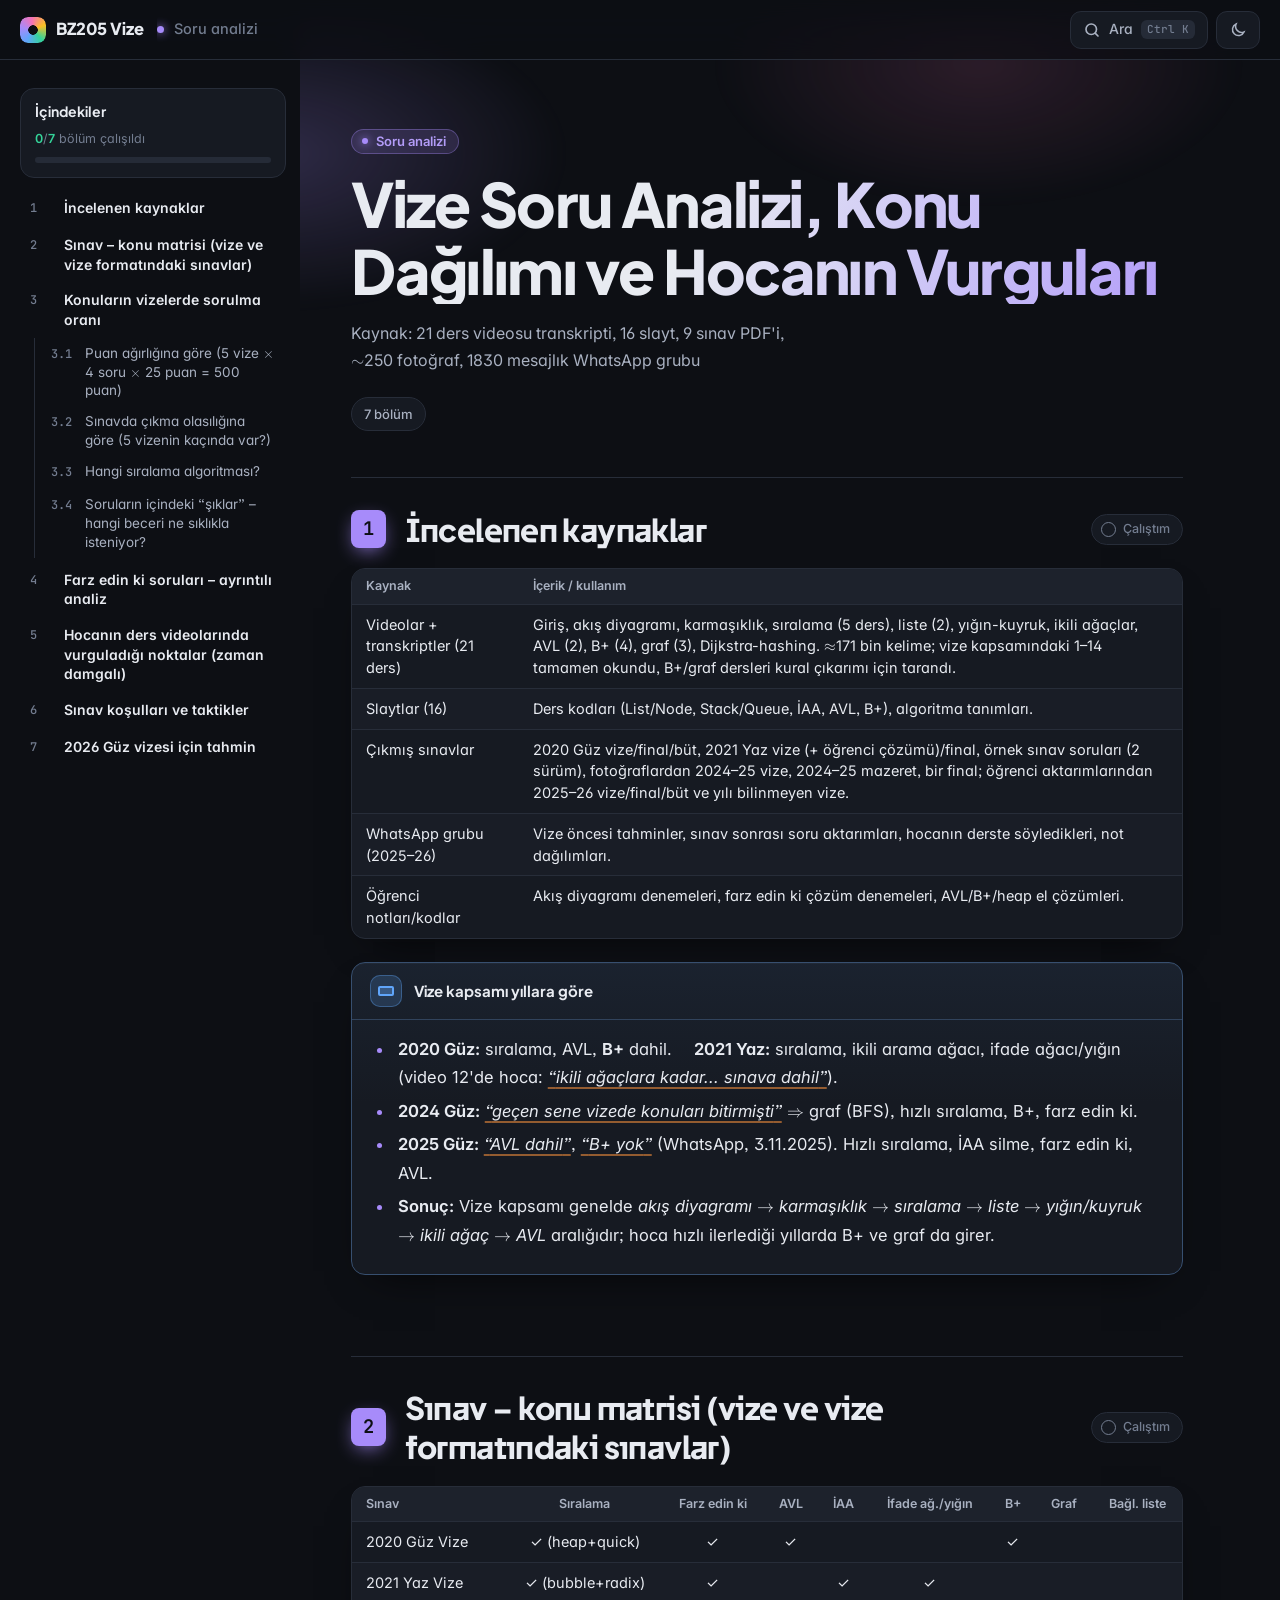
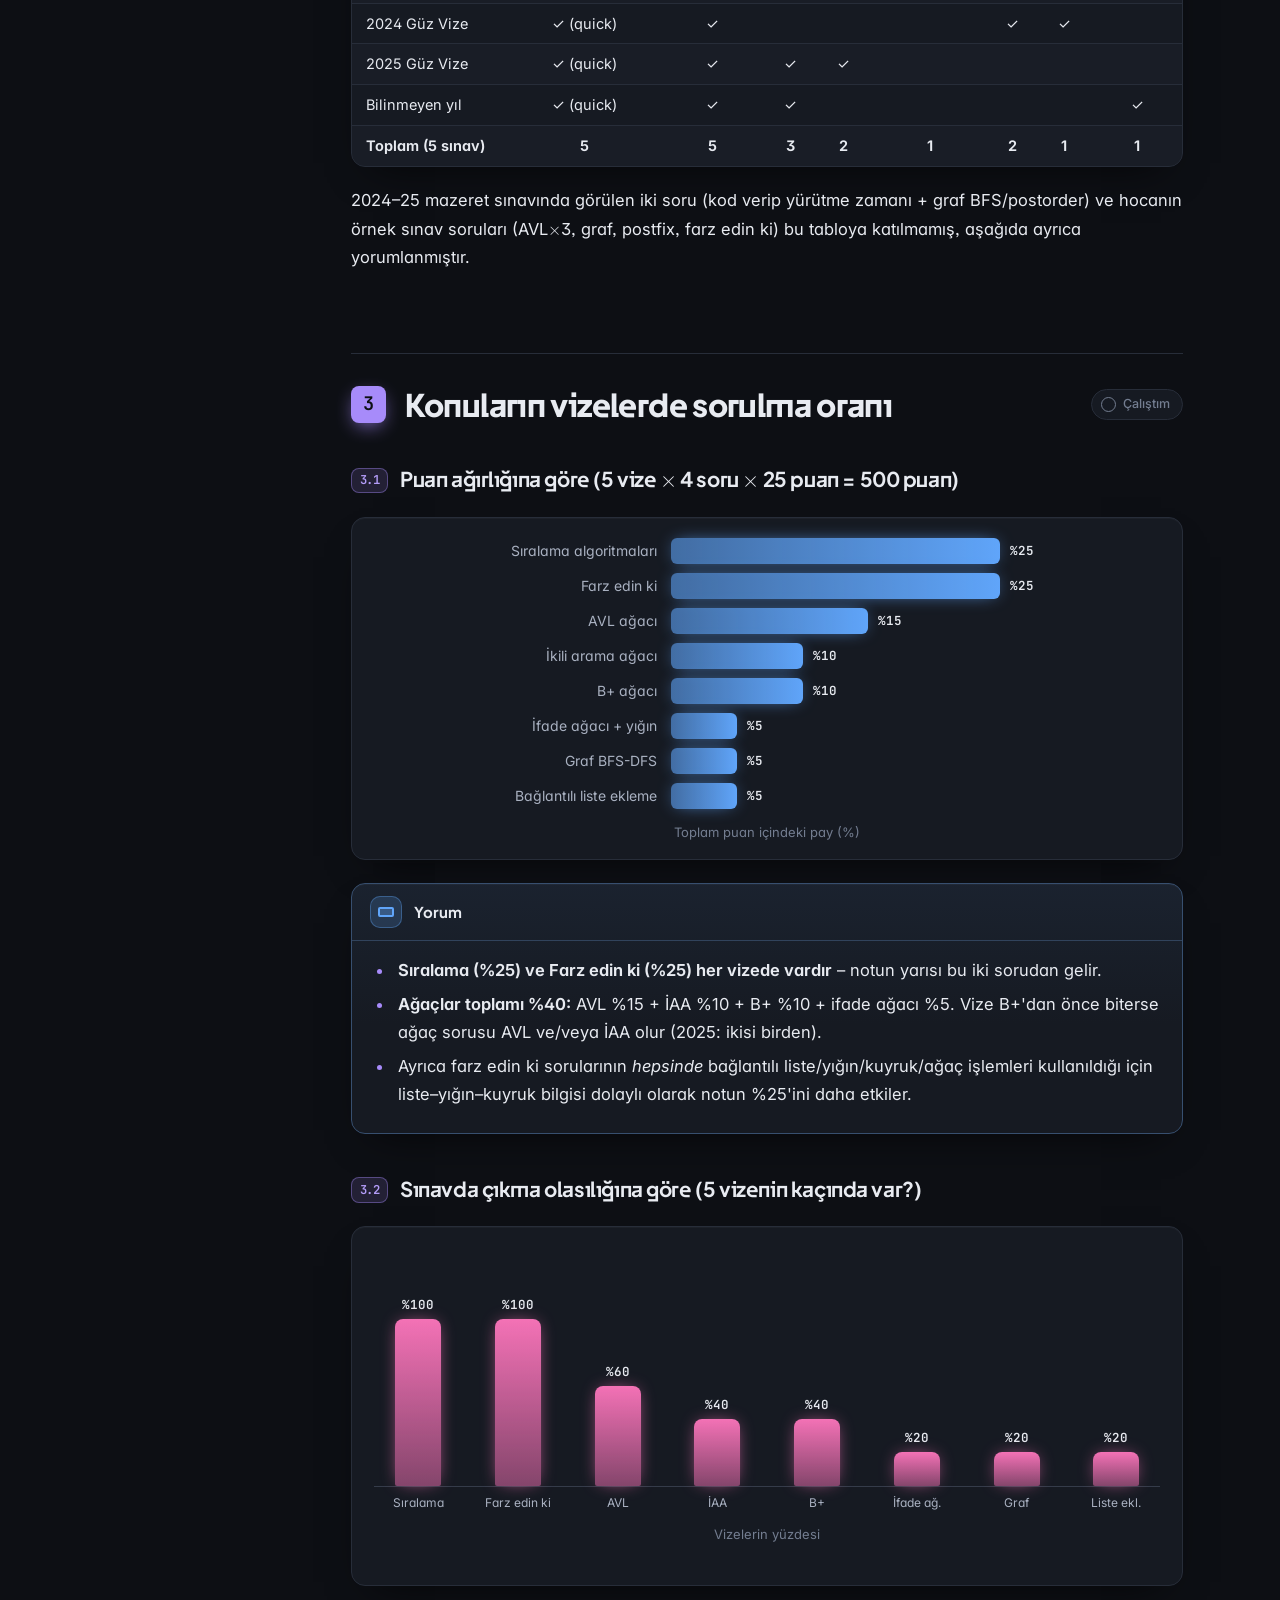
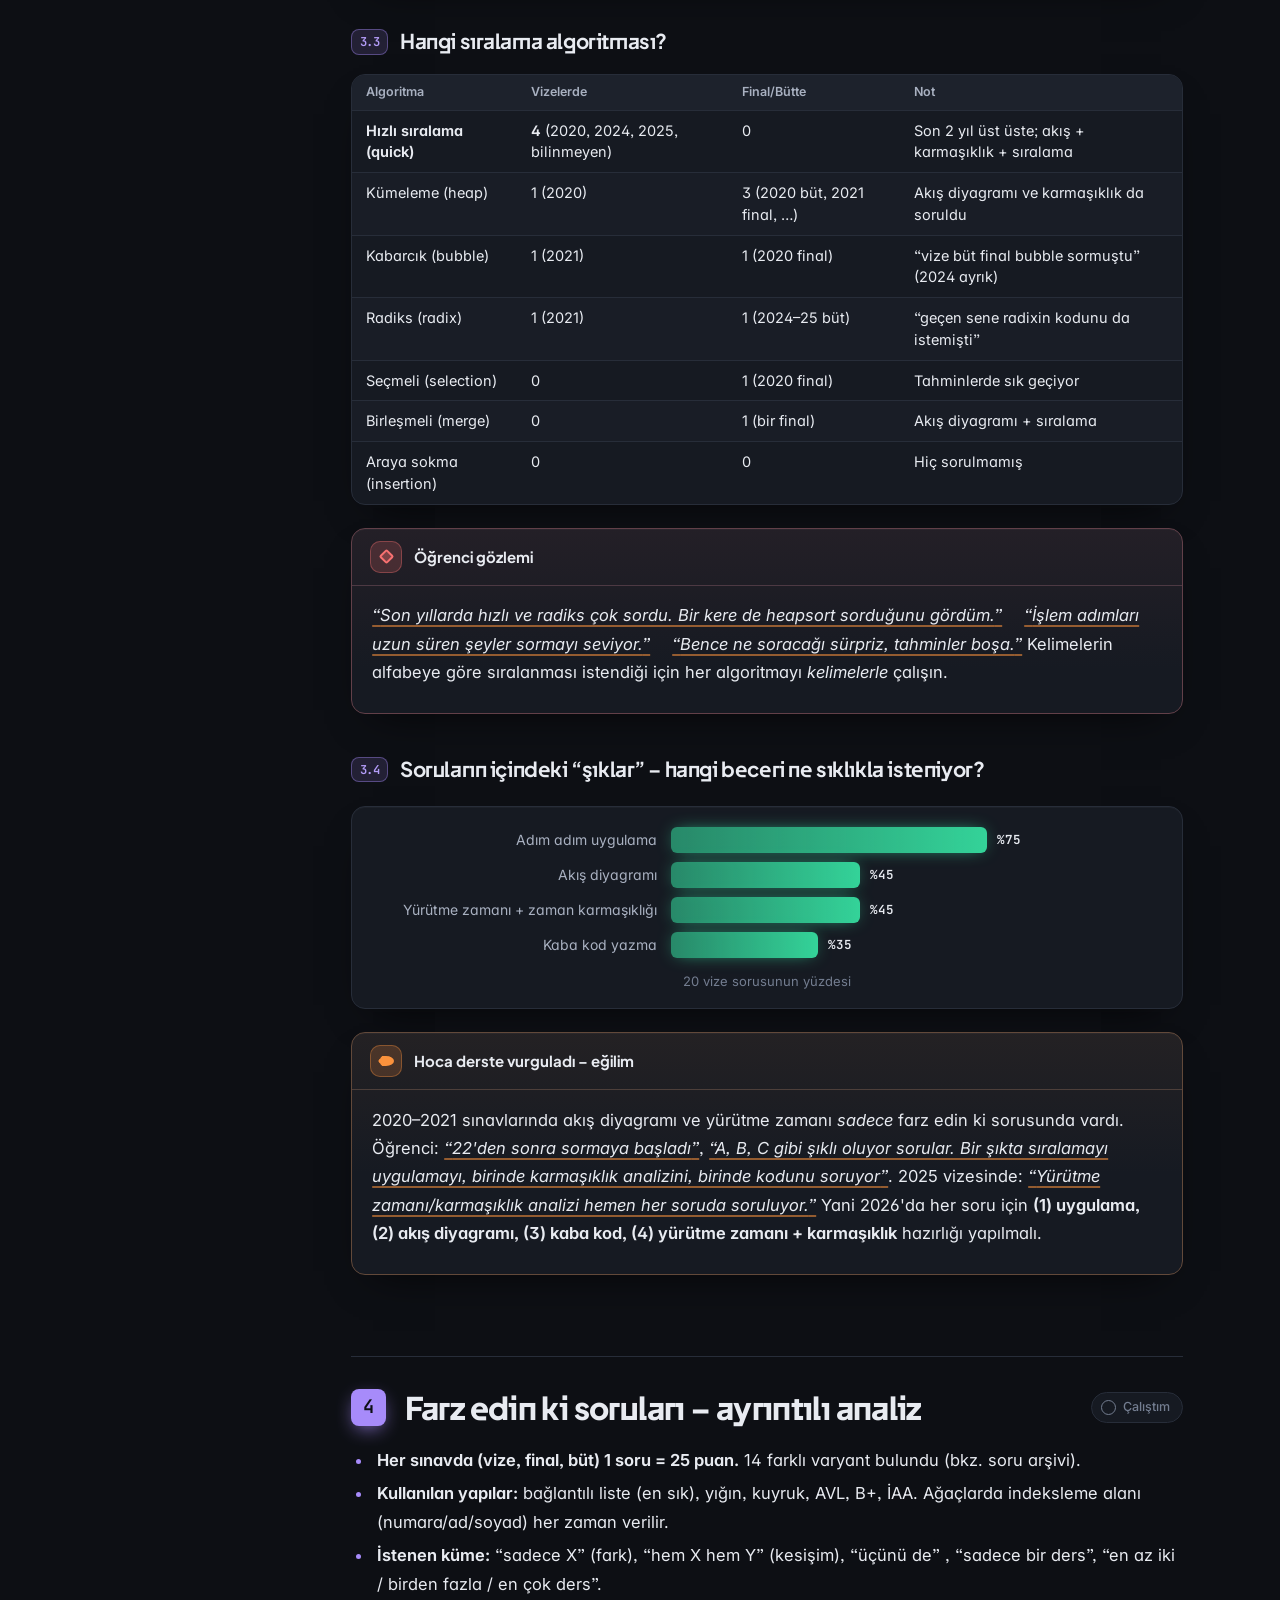
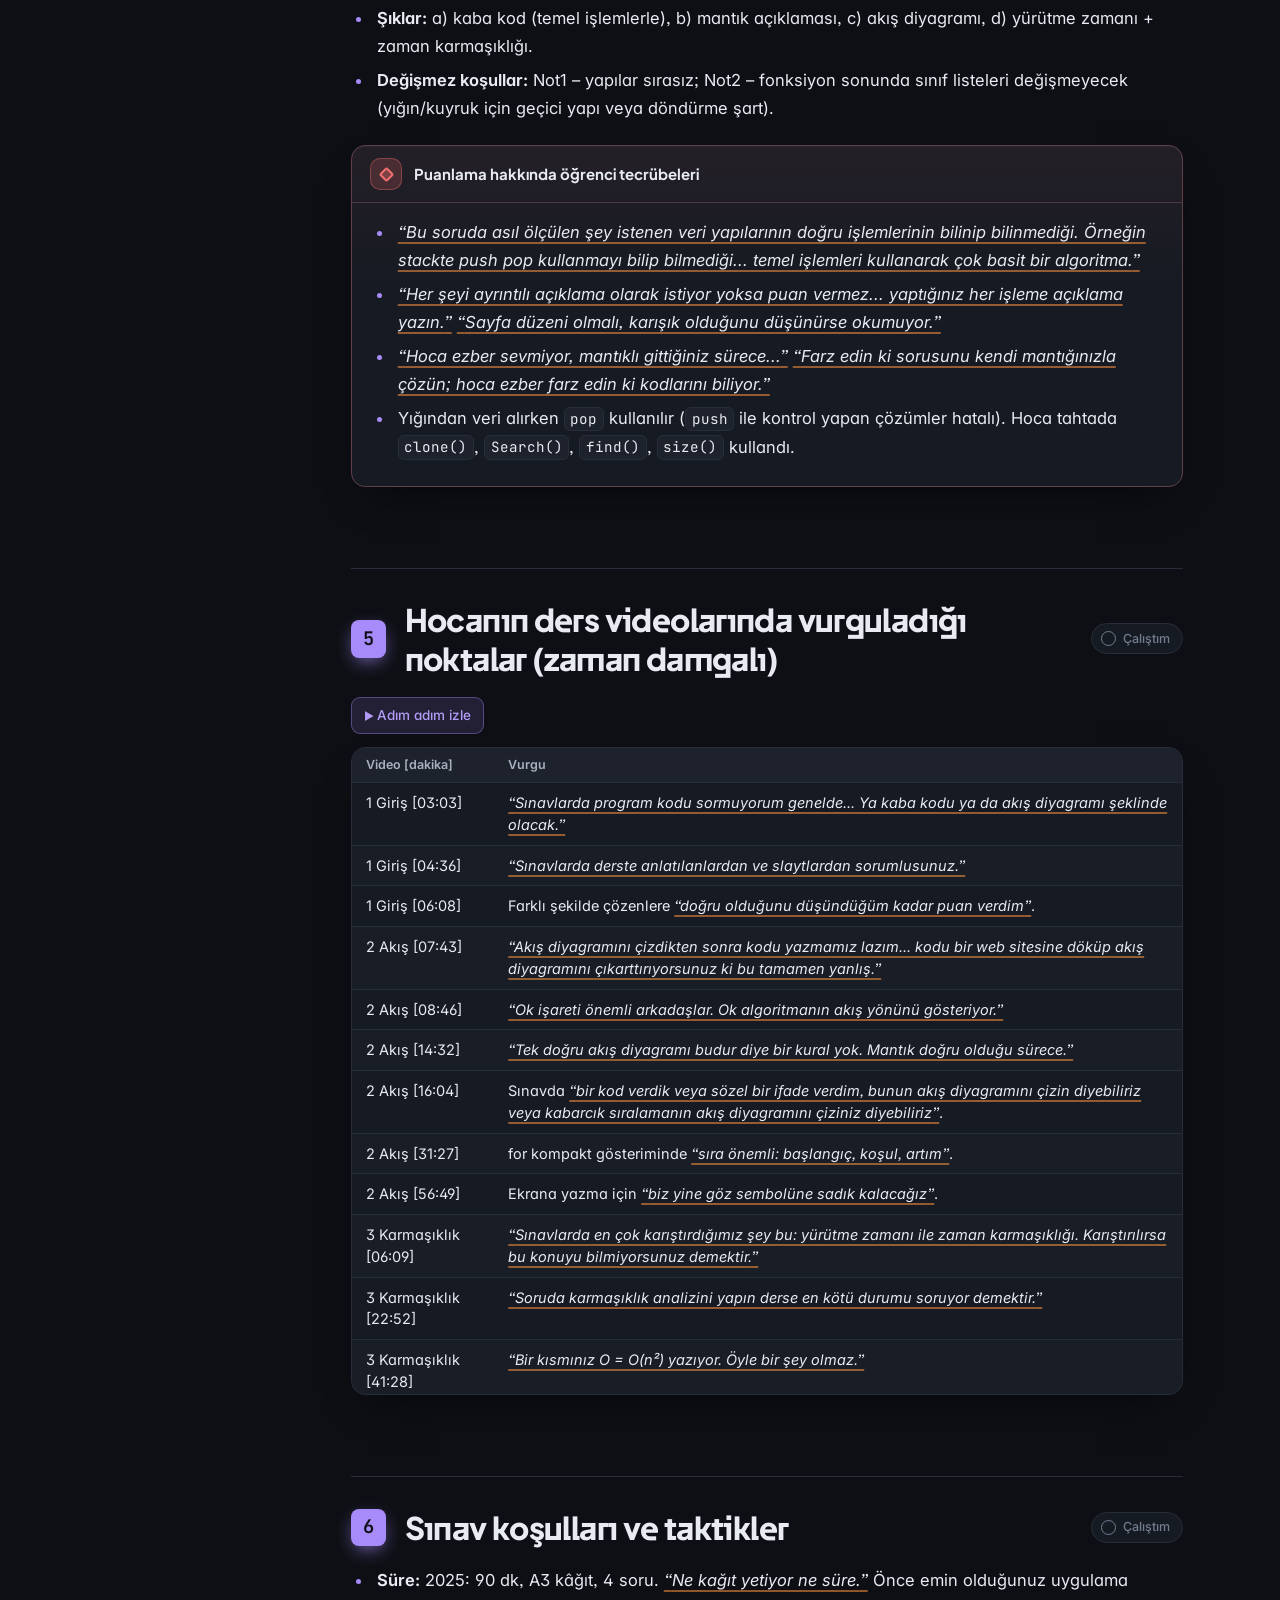
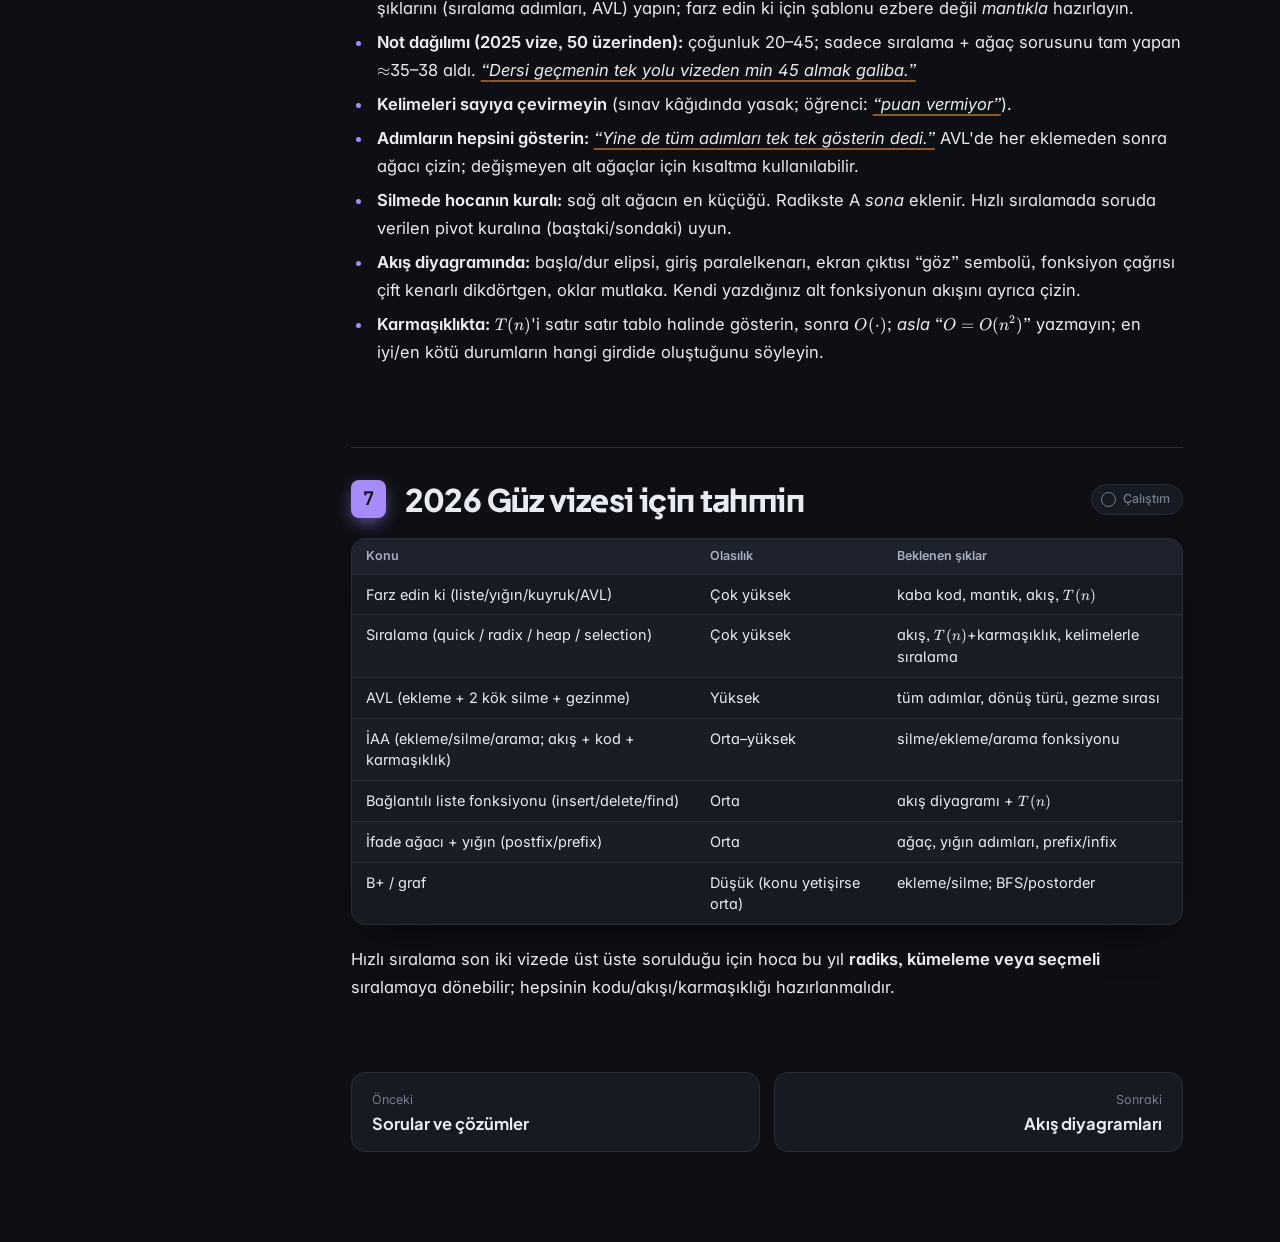
<file: html/soru-analizi.html>
<!doctype html>
<html lang="tr">
<head>
<meta charset="utf-8">
<meta name="viewport" content="width=device-width, initial-scale=1">
<title>Vize Soru Analizi, Konu Dağılımı ve Hocanın Vurguları | BZ205 Vize</title>
<script>var t='dark';try{t=localStorage.getItem('bz205:theme')||'dark';}catch(e){}document.documentElement.dataset.theme=t;</script>
<link rel="preconnect" href="https://fonts.googleapis.com"><link rel="preconnect" href="https://fonts.gstatic.com" crossorigin><link href="https://fonts.googleapis.com/css2?family=Inter:ital,opsz,wght@0,14..32,400;0,14..32,500;0,14..32,600;0,14..32,700;1,14..32,400&family=Plus+Jakarta+Sans:wght@600;700;800&family=JetBrains+Mono:wght@400;500;600&display=swap" rel="stylesheet">
<link rel="stylesheet" href="assets/katex/katex.min.css">
<link rel="stylesheet" href="assets/style.css?v=7de8de52">

</head>
<body class="doc g-sinav" data-page="soru-analizi" data-group="sinav" data-unit="h2" data-title="Soru analizi" style="--accent:#A78BFA">
<div class="readbar"><span></span></div>
<header class="topbar">
  <button class="tb-btn menu" id="menuBtn" type="button" aria-label="İçindekiler"><span class="ic ic-menu"></span></button>
  <a class="brand" href="../index.html"><span class="brand-dot"></span>BZ205 Vize</a>
  <span class="crumb">Soru analizi</span>
  <div class="tb-actions">
    <button class="tb-btn sbtn" id="searchBtn" type="button"><span class="ic ic-search"></span><span class="lbl">Ara</span><kbd>Ctrl K</kbd></button>
    
    <button class="tb-btn" id="themeBtn" type="button" aria-label="Tema değiştir"><span class="ic ic-theme"></span></button>
  </div>
</header>
<div class="layout">
  <aside class="toc" id="toc">
    <div class="toc-head">
      <span>İçindekiler</span>
      <span class="toc-prog"><b id="pgDone">0</b>/<b id="pgAll">7</b> bölüm çalışıldı</span>
      <span class="meter"><i id="pgBar"></i></span>
    </div>
    <nav><ol class="toc-l"><li class="t2"><a href="#incelenen-kaynaklar"><span class="tn">1</span><span>İncelenen kaynaklar</span></a></li><li class="t2"><a href="#sinav-konu-matrisi-vize-ve-vize-formatindaki-sinavlar"><span class="tn">2</span><span>Sınav – konu matrisi (vize ve vize formatındaki sınavlar)</span></a></li><li class="t2"><a href="#konularin-vizelerde-sorulma-orani"><span class="tn">3</span><span>Konuların vizelerde sorulma oranı</span></a><ol class="toc-s"><li class="t3"><a href="#puan-agirligina-gore-5-vize-4-soru-25-puan-500-puan"><span class="tn">3.1</span><span>Puan ağırlığına göre (5 vize <span class="katex"><span class="katex-html" aria-hidden="true"><span class="base"><span class="strut" style="height:0.6667em;vertical-align:-0.0833em;"></span><span class="mord">×</span></span></span></span> 4 soru <span class="katex"><span class="katex-html" aria-hidden="true"><span class="base"><span class="strut" style="height:0.6667em;vertical-align:-0.0833em;"></span><span class="mord">×</span></span></span></span> 25 puan = 500 puan)</span></a></li><li class="t3"><a href="#sinavda-cikma-olasiligina-gore-5-vizenin-kacinda-var"><span class="tn">3.2</span><span>Sınavda çıkma olasılığına göre (5 vizenin kaçında var?)</span></a></li><li class="t3"><a href="#hangi-siralama-algoritmasi"><span class="tn">3.3</span><span>Hangi sıralama algoritması?</span></a></li><li class="t3"><a href="#sorularin-icindeki-siklar-hangi-beceri-ne-siklikla-isteniyor"><span class="tn">3.4</span><span>Soruların içindeki “şıklar” – hangi beceri ne sıklıkla isteniyor?</span></a></li></ol></li><li class="t2"><a href="#farz-edin-ki-sorulari-ayrintili-analiz"><span class="tn">4</span><span>Farz edin ki soruları – ayrıntılı analiz</span></a></li><li class="t2"><a href="#hocanin-ders-videolarinda-vurguladigi-noktalar-zaman-damgali"><span class="tn">5</span><span>Hocanın ders videolarında vurguladığı noktalar (zaman damgalı)</span></a></li><li class="t2"><a href="#sinav-kosullari-ve-taktikler"><span class="tn">6</span><span>Sınav koşulları ve taktikler</span></a></li><li class="t2"><a href="#2026-guz-vizesi-icin-tahmin"><span class="tn">7</span><span>2026 Güz vizesi için tahmin</span></a></li></ol></nav>
  </aside>
  <main class="content" id="content">
    <header class="doc-hero">
      <p class="kicker">Soru analizi</p>
      <h1><span class="fs-l">Vize Soru Analizi, Konu Dağılımı ve Hocanın Vurguları</span></h1>
      <p class="byline">Kaynak: 21 ders videosu transkripti, 16 slayt, 9 sınav PDF'i,<br> <span class="katex"><span class="katex-html" aria-hidden="true"><span class="base"><span class="strut" style="height:0.3669em;"></span><span class="mrel">∼</span></span></span></span>250 fotoğraf, 1830 mesajlık WhatsApp grubu</p>
      <ul class="chips"><li>7 bölüm</li></ul>
    </header>
    <article class="prose">
<h2 id="incelenen-kaynaklar" class="h"><span class="num">1</span><span class="ht">İncelenen kaynaklar</span></h2>
<div class="center"><div class="tbl-wrap"><table class="tbl"><thead><tr><th>Kaynak</th><th>İçerik / kullanım</th></tr></thead><tbody><tr><td>Videolar + transkriptler (21 ders)</td><td>Giriş, akış diyagramı, karmaşıklık, sıralama (5 ders), liste (2), yığın-kuyruk, ikili ağaçlar, AVL (2), B+ (4), graf (3), Dijkstra-hashing. <span class="katex"><span class="katex-html" aria-hidden="true"><span class="base"><span class="strut" style="height:0.4831em;"></span><span class="mrel">≈</span></span></span></span>171 bin kelime; vize kapsamındaki 1–14 tamamen okundu, B+/graf dersleri kural çıkarımı için tarandı.</td></tr><tr><td>Slaytlar (16)</td><td>Ders kodları (List/Node, Stack/Queue, İAA, AVL, B+), algoritma tanımları.</td></tr><tr><td>Çıkmış sınavlar</td><td>2020 Güz vize/final/büt, 2021 Yaz vize (+ öğrenci çözümü)/final, örnek sınav soruları (2 sürüm), fotoğraflardan 2024–25 vize, 2024–25 mazeret, bir final; öğrenci aktarımlarından 2025–26 vize/final/büt ve yılı bilinmeyen vize.</td></tr><tr><td>WhatsApp grubu (2025–26)</td><td>Vize öncesi tahminler, sınav sonrası soru aktarımları, hocanın derste söyledikleri, not dağılımları.</td></tr><tr><td>Öğrenci notları/kodlar</td><td>Akış diyagramı denemeleri, farz edin ki çözüm denemeleri, AVL/B+/heap el çözümleri.</td></tr></tbody></table></div></div>
<section class="box box-bilgi"><div class="box-h"><i class="shape s-islem"></i><span class="bt">Vize kapsamı yıllara göre</span></div><div class="box-b"><ul class="l"><li><strong>2020 Güz:</strong> sıralama, AVL, <strong>B+</strong> dahil. &emsp;<strong>2021 Yaz:</strong> sıralama, ikili arama ağacı, ifade ağacı/yığın (video 12'de hoca: <q class="alinti">ikili ağaçlara kadar... sınava dahil</q>).</li><li><strong>2024 Güz:</strong> <q class="alinti">geçen sene vizede konuları bitirmişti</q> <span class="katex"><span class="katex-html" aria-hidden="true"><span class="base"><span class="strut" style="height:0.3669em;"></span><span class="mrel">⇒</span></span></span></span> graf (BFS), hızlı sıralama, B+, farz edin ki.</li><li><strong>2025 Güz:</strong> <q class="alinti">AVL dahil</q>, <q class="alinti">B+ yok</q> (WhatsApp, 3.11.2025). Hızlı sıralama, İAA silme, farz edin ki, AVL.</li><li><strong>Sonuç:</strong> Vize kapsamı genelde <em>akış diyagramı <span class="katex"><span class="katex-html" aria-hidden="true"><span class="base"><span class="strut" style="height:0.3669em;"></span><span class="mrel">→</span></span></span></span> karmaşıklık <span class="katex"><span class="katex-html" aria-hidden="true"><span class="base"><span class="strut" style="height:0.3669em;"></span><span class="mrel">→</span></span></span></span> sıralama <span class="katex"><span class="katex-html" aria-hidden="true"><span class="base"><span class="strut" style="height:0.3669em;"></span><span class="mrel">→</span></span></span></span> liste <span class="katex"><span class="katex-html" aria-hidden="true"><span class="base"><span class="strut" style="height:0.3669em;"></span><span class="mrel">→</span></span></span></span> yığın/kuyruk <span class="katex"><span class="katex-html" aria-hidden="true"><span class="base"><span class="strut" style="height:0.3669em;"></span><span class="mrel">→</span></span></span></span> ikili ağaç <span class="katex"><span class="katex-html" aria-hidden="true"><span class="base"><span class="strut" style="height:0.3669em;"></span><span class="mrel">→</span></span></span></span> AVL</em> aralığıdır; hoca hızlı ilerlediği yıllarda B+ ve graf da girer.</li></ul></div></section>
<h2 id="sinav-konu-matrisi-vize-ve-vize-formatindaki-sinavlar" class="h"><span class="num">2</span><span class="ht">Sınav – konu matrisi (vize ve vize formatındaki sınavlar)</span></h2>
<div class="center"><div class="tbl-wrap"><table class="tbl"><thead><tr><th>Sınav</th><th class="ac">Sıralama</th><th class="ac">Farz edin ki</th><th class="ac">AVL</th><th class="ac">İAA</th><th class="ac">İfade ağ./yığın</th><th class="ac">B+</th><th class="ac">Graf</th><th class="ac">Bağl. liste</th></tr></thead><tbody><tr><td>2020 Güz Vize</td><td class="ac">✓ (heap+quick)</td><td class="ac">✓</td><td class="ac">✓</td><td class="ac"></td><td class="ac"></td><td class="ac">✓</td><td class="ac"></td><td class="ac"></td></tr><tr><td>2021 Yaz Vize</td><td class="ac">✓ (bubble+radix)</td><td class="ac">✓</td><td class="ac"></td><td class="ac">✓</td><td class="ac">✓</td><td class="ac"></td><td class="ac"></td><td class="ac"></td></tr><tr><td>2024 Güz Vize</td><td class="ac">✓ (quick)</td><td class="ac">✓</td><td class="ac"></td><td class="ac"></td><td class="ac"></td><td class="ac">✓</td><td class="ac">✓</td><td class="ac"></td></tr><tr><td>2025 Güz Vize</td><td class="ac">✓ (quick)</td><td class="ac">✓</td><td class="ac">✓</td><td class="ac">✓</td><td class="ac"></td><td class="ac"></td><td class="ac"></td><td class="ac"></td></tr><tr><td>Bilinmeyen yıl</td><td class="ac">✓ (quick)</td><td class="ac">✓</td><td class="ac">✓</td><td class="ac"></td><td class="ac"></td><td class="ac"></td><td class="ac"></td><td class="ac">✓</td></tr><tr><td><strong>Toplam (5 sınav)</strong></td><td class="ac"><strong>5</strong></td><td class="ac"><strong>5</strong></td><td class="ac"><strong>3</strong></td><td class="ac"><strong>2</strong></td><td class="ac"><strong>1</strong></td><td class="ac"><strong>2</strong></td><td class="ac"><strong>1</strong></td><td class="ac"><strong>1</strong></td></tr></tbody></table></div></div>
<p>2024–25 mazeret sınavında görülen iki soru (kod verip yürütme zamanı + graf BFS/postorder) ve hocanın örnek sınav soruları (AVL<span class="katex"><span class="katex-html" aria-hidden="true"><span class="base"><span class="strut" style="height:0.6667em;vertical-align:-0.0833em;"></span><span class="mord">×</span></span></span></span>3, graf, postfix, farz edin ki) bu tabloya katılmamış, aşağıda ayrıca yorumlanmıştır.</p>
<h2 id="konularin-vizelerde-sorulma-orani" class="h"><span class="num">3</span><span class="ht">Konuların vizelerde sorulma oranı</span></h2>
<h3 id="puan-agirligina-gore-5-vize-4-soru-25-puan-500-puan" class="h"><span class="num">3.1</span><span class="ht">Puan ağırlığına göre (5 vize <span class="katex"><span class="katex-html" aria-hidden="true"><span class="base"><span class="strut" style="height:0.6667em;vertical-align:-0.0833em;"></span><span class="mord">×</span></span></span></span> 4 soru <span class="katex"><span class="katex-html" aria-hidden="true"><span class="base"><span class="strut" style="height:0.6667em;vertical-align:-0.0833em;"></span><span class="mord">×</span></span></span></span> 25 puan = 500 puan)</span></h3>
<div class="center"><figure class="chart chart-h c-ana"><div class="bars"><div class="bar-row"><span class="bar-l">Sıralama algoritmaları</span><span class="bar-t"><span class="bar" style="--v:0.7812"></span><span class="bar-v">%25</span></span></div><div class="bar-row"><span class="bar-l">Farz edin ki</span><span class="bar-t"><span class="bar" style="--v:0.7812"></span><span class="bar-v">%25</span></span></div><div class="bar-row"><span class="bar-l">AVL ağacı</span><span class="bar-t"><span class="bar" style="--v:0.4688"></span><span class="bar-v">%15</span></span></div><div class="bar-row"><span class="bar-l">İkili arama ağacı</span><span class="bar-t"><span class="bar" style="--v:0.3125"></span><span class="bar-v">%10</span></span></div><div class="bar-row"><span class="bar-l">B+ ağacı</span><span class="bar-t"><span class="bar" style="--v:0.3125"></span><span class="bar-v">%10</span></span></div><div class="bar-row"><span class="bar-l">İfade ağacı + yığın</span><span class="bar-t"><span class="bar" style="--v:0.1562"></span><span class="bar-v">%5</span></span></div><div class="bar-row"><span class="bar-l">Graf BFS-DFS</span><span class="bar-t"><span class="bar" style="--v:0.1562"></span><span class="bar-v">%5</span></span></div><div class="bar-row"><span class="bar-l">Bağlantılı liste ekleme</span><span class="bar-t"><span class="bar" style="--v:0.1562"></span><span class="bar-v">%5</span></span></div></div><figcaption>Toplam puan içindeki pay (%)</figcaption></figure></div>
<section class="box box-bilgi"><div class="box-h"><i class="shape s-islem"></i><span class="bt">Yorum</span></div><div class="box-b"><ul class="l"><li><strong>Sıralama (%25) ve Farz edin ki (%25) her vizede vardır</strong> – notun yarısı bu iki sorudan gelir.</li><li><strong>Ağaçlar toplamı %40:</strong> AVL %15 + İAA %10 + B+ %10 + ifade ağacı %5. Vize B+'dan önce biterse ağaç sorusu AVL ve/veya İAA olur (2025: ikisi birden).</li><li>Ayrıca farz edin ki sorularının <em>hepsinde</em> bağlantılı liste/yığın/kuyruk/ağaç işlemleri kullanıldığı için liste–yığın–kuyruk bilgisi dolaylı olarak notun %25'ini daha etkiler.</li></ul></div></section>
<h3 id="sinavda-cikma-olasiligina-gore-5-vizenin-kacinda-var" class="h"><span class="num">3.2</span><span class="ht">Sınavda çıkma olasılığına göre (5 vizenin kaçında var?)</span></h3>
<div class="center"><figure class="chart chart-v c-vurgu"><div class="bars"><div class="bar-row"><span class="bar-l">Sıralama</span><span class="bar-t"><span class="bar" style="--v:0.9091"></span><span class="bar-v">%100</span></span></div><div class="bar-row"><span class="bar-l">Farz edin ki</span><span class="bar-t"><span class="bar" style="--v:0.9091"></span><span class="bar-v">%100</span></span></div><div class="bar-row"><span class="bar-l">AVL</span><span class="bar-t"><span class="bar" style="--v:0.5455"></span><span class="bar-v">%60</span></span></div><div class="bar-row"><span class="bar-l">İAA</span><span class="bar-t"><span class="bar" style="--v:0.3636"></span><span class="bar-v">%40</span></span></div><div class="bar-row"><span class="bar-l">B+</span><span class="bar-t"><span class="bar" style="--v:0.3636"></span><span class="bar-v">%40</span></span></div><div class="bar-row"><span class="bar-l">İfade ağ.</span><span class="bar-t"><span class="bar" style="--v:0.1818"></span><span class="bar-v">%20</span></span></div><div class="bar-row"><span class="bar-l">Graf</span><span class="bar-t"><span class="bar" style="--v:0.1818"></span><span class="bar-v">%20</span></span></div><div class="bar-row"><span class="bar-l">Liste ekl.</span><span class="bar-t"><span class="bar" style="--v:0.1818"></span><span class="bar-v">%20</span></span></div></div><figcaption>Vizelerin yüzdesi</figcaption></figure></div>
<h3 id="hangi-siralama-algoritmasi" class="h"><span class="num">3.3</span><span class="ht">Hangi sıralama algoritması?</span></h3>
<div class="center"><div class="tbl-wrap"><table class="tbl"><thead><tr><th>Algoritma</th><th>Vizelerde</th><th>Final/Bütte</th><th>Not</th></tr></thead><tbody><tr><td><strong>Hızlı sıralama (quick)</strong></td><td><strong>4</strong> (2020, 2024, 2025, bilinmeyen)</td><td>0</td><td>Son 2 yıl üst üste; akış + karmaşıklık + sıralama</td></tr><tr><td>Kümeleme (heap)</td><td>1 (2020)</td><td>3 (2020 büt, 2021 final, …)</td><td>Akış diyagramı ve karmaşıklık da soruldu</td></tr><tr><td>Kabarcık (bubble)</td><td>1 (2021)</td><td>1 (2020 final)</td><td>“vize büt final bubble sormuştu” (2024 ayrık)</td></tr><tr><td>Radiks (radix)</td><td>1 (2021)</td><td>1 (2024–25 büt)</td><td>“geçen sene radixin kodunu da istemişti”</td></tr><tr><td>Seçmeli (selection)</td><td>0</td><td>1 (2020 final)</td><td>Tahminlerde sık geçiyor</td></tr><tr><td>Birleşmeli (merge)</td><td>0</td><td>1 (bir final)</td><td>Akış diyagramı + sıralama</td></tr><tr><td>Araya sokma (insertion)</td><td>0</td><td>0</td><td>Hiç sorulmamış</td></tr></tbody></table></div></div>
<section class="box box-dikkat"><div class="box-h"><i class="shape s-karar"></i><span class="bt">Öğrenci gözlemi</span></div><div class="box-b"><p><q class="alinti">Son yıllarda hızlı ve radiks çok sordu. Bir kere de heapsort sorduğunu gördüm.</q> &emsp;<q class="alinti">İşlem adımları uzun süren şeyler sormayı seviyor.</q> &emsp;<q class="alinti">Bence ne soracağı sürpriz, tahminler boşa.</q> Kelimelerin alfabeye göre sıralanması istendiği için her algoritmayı <em>kelimelerle</em> çalışın.</p></div></section>
<h3 id="sorularin-icindeki-siklar-hangi-beceri-ne-siklikla-isteniyor" class="h"><span class="num">3.4</span><span class="ht">Soruların içindeki “şıklar” – hangi beceri ne sıklıkla isteniyor?</span></h3>
<div class="center"><figure class="chart chart-h c-yesil"><div class="bars"><div class="bar-row"><span class="bar-l">Adım adım uygulama</span><span class="bar-t"><span class="bar" style="--v:0.7500"></span><span class="bar-v">%75</span></span></div><div class="bar-row"><span class="bar-l">Akış diyagramı</span><span class="bar-t"><span class="bar" style="--v:0.4500"></span><span class="bar-v">%45</span></span></div><div class="bar-row"><span class="bar-l">Yürütme zamanı + zaman karmaşıklığı</span><span class="bar-t"><span class="bar" style="--v:0.4500"></span><span class="bar-v">%45</span></span></div><div class="bar-row"><span class="bar-l">Kaba kod yazma</span><span class="bar-t"><span class="bar" style="--v:0.3500"></span><span class="bar-v">%35</span></span></div></div><figcaption>20 vize sorusunun yüzdesi</figcaption></figure></div>
<section class="box box-hoca"><div class="box-h"><i class="shape s-ekran"></i><span class="bt">Hoca derste vurguladı – eğilim</span></div><div class="box-b"><p>2020–2021 sınavlarında akış diyagramı ve yürütme zamanı <em>sadece</em> farz edin ki sorusunda vardı. Öğrenci: <q class="alinti">22'den sonra sormaya başladı</q>, <q class="alinti">A, B, C gibi şıklı oluyor sorular. Bir şıkta sıralamayı uygulamayı, birinde karmaşıklık analizini, birinde kodunu soruyor</q>. 2025 vizesinde: <q class="alinti">Yürütme zamanı/karmaşıklık analizi hemen her soruda soruluyor.</q> Yani 2026'da her soru için <strong>(1) uygulama, (2) akış diyagramı, (3) kaba kod, (4) yürütme zamanı + karmaşıklık</strong> hazırlığı yapılmalı.</p></div></section>
<h2 id="farz-edin-ki-sorulari-ayrintili-analiz" class="h"><span class="num">4</span><span class="ht">Farz edin ki soruları – ayrıntılı analiz</span></h2>
<ul class="l"><li><strong>Her sınavda (vize, final, büt) 1 soru = 25 puan.</strong> 14 farklı varyant bulundu (bkz. soru arşivi).</li><li><strong>Kullanılan yapılar:</strong> bağlantılı liste (en sık), yığın, kuyruk, AVL, B+, İAA. Ağaçlarda indeksleme alanı (numara/ad/soyad) her zaman verilir.</li><li><strong>İstenen küme:</strong> “sadece X” (fark), “hem X hem Y” (kesişim), “üçünü de” , “sadece bir ders”, “en az iki / birden fazla / en çok ders”.</li><li><strong>Şıklar:</strong> a) kaba kod (temel işlemlerle), b) mantık açıklaması, c) akış diyagramı, d) yürütme zamanı + zaman karmaşıklığı.</li><li><strong>Değişmez koşullar:</strong> Not1 – yapılar sırasız; Not2 – fonksiyon sonunda sınıf listeleri değişmeyecek (yığın/kuyruk için geçici yapı veya döndürme şart).</li></ul>
<section class="box box-dikkat"><div class="box-h"><i class="shape s-karar"></i><span class="bt">Puanlama hakkında öğrenci tecrübeleri</span></div><div class="box-b"><ul class="l"><li><q class="alinti">Bu soruda asıl ölçülen şey istenen veri yapılarının doğru işlemlerinin bilinip bilinmediği. Örneğin stackte push pop kullanmayı bilip bilmediği... temel işlemleri kullanarak çok basit bir algoritma.</q></li><li><q class="alinti">Her şeyi ayrıntılı açıklama olarak istiyor yoksa puan vermez... yaptığınız her işleme açıklama yazın.</q> <q class="alinti">Sayfa düzeni olmalı, karışık olduğunu düşünürse okumuyor.</q></li><li><q class="alinti">Hoca ezber sevmiyor, mantıklı gittiğiniz sürece...</q> <q class="alinti">Farz edin ki sorusunu kendi mantığınızla çözün; hoca ezber farz edin ki kodlarını biliyor.</q></li><li>Yığından veri alırken <code class="tt">pop</code> kullanılır (<code class="tt">push</code> ile kontrol yapan çözümler hatalı). Hoca tahtada <code class="tt">clone()</code>, <code class="tt">Search()</code>, <code class="tt">find()</code>, <code class="tt">size()</code> kullandı.</li></ul></div></section>
<h2 id="hocanin-ders-videolarinda-vurguladigi-noktalar-zaman-damgali" class="h"><span class="num">5</span><span class="ht">Hocanın ders videolarında vurguladığı noktalar (zaman damgalı)</span></h2>
<div class="tbl-wrap"><table class="tbl trace long"><thead><tr><th>Video [dakika]</th><th>Vurgu</th></tr></thead><tbody><tr><td>1 Giriş [03:03]</td><td><q class="alinti">Sınavlarda program kodu sormuyorum genelde... Ya kaba kodu ya da akış diyagramı şeklinde olacak.</q></td></tr><tr><td>1 Giriş [04:36]</td><td><q class="alinti">Sınavlarda derste anlatılanlardan ve slaytlardan sorumlusunuz.</q></td></tr><tr><td>1 Giriş [06:08]</td><td>Farklı şekilde çözenlere <q class="alinti">doğru olduğunu düşündüğüm kadar puan verdim</q>.</td></tr><tr><td>2 Akış [07:43]</td><td><q class="alinti">Akış diyagramını çizdikten sonra kodu yazmamız lazım... kodu bir web sitesine döküp akış diyagramını çıkarttırıyorsunuz ki bu tamamen yanlış.</q></td></tr><tr><td>2 Akış [08:46]</td><td><q class="alinti">Ok işareti önemli arkadaşlar. Ok algoritmanın akış yönünü gösteriyor.</q></td></tr><tr><td>2 Akış [14:32]</td><td><q class="alinti">Tek doğru akış diyagramı budur diye bir kural yok. Mantık doğru olduğu sürece.</q></td></tr><tr><td>2 Akış [16:04]</td><td>Sınavda <q class="alinti">bir kod verdik veya sözel bir ifade verdim, bunun akış diyagramını çizin diyebiliriz veya kabarcık sıralamanın akış diyagramını çiziniz diyebiliriz</q>.</td></tr><tr><td>2 Akış [31:27]</td><td>for kompakt gösteriminde <q class="alinti">sıra önemli: başlangıç, koşul, artım</q>.</td></tr><tr><td>2 Akış [56:49]</td><td>Ekrana yazma için <q class="alinti">biz yine göz sembolüne sadık kalacağız</q>.</td></tr><tr><td>3 Karmaşıklık [06:09]</td><td><q class="alinti">Sınavlarda en çok karıştırdığımız şey bu: yürütme zamanı ile zaman karmaşıklığı. Karıştırılırsa bu konuyu bilmiyorsunuz demektir.</q></td></tr><tr><td>3 Karmaşıklık [22:52]</td><td><q class="alinti">Soruda karmaşıklık analizini yapın derse en kötü durumu soruyor demektir.</q></td></tr><tr><td>3 Karmaşıklık [41:28]</td><td><q class="alinti">Bir kısmınız O = O(n²) yazıyor. Öyle bir şey olmaz.</q></td></tr><tr><td>3 Karmaşıklık [43:03]</td><td>Değişken atamaları ihmal edilir; <q class="alinti">ihmal edilmiştir diye not düşün</q>.</td></tr><tr><td>3 Karmaşıklık [47:43]</td><td><q class="alinti">Bu basit algoritmaları anlamadığımız için çok fazla yanlış yapılıyor.</q></td></tr><tr><td>4 Sıralama [56:17]</td><td><q class="alinti"><strong>Sınavlarda genelde alfabe üzerinden soruyorum. Alfabeyi öğrenelim.</strong></q></td></tr><tr><td>5 Sıralama [37:43]</td><td>Araya sokmada tüm elemanlar eşitse de en kötü durum (<code class="tt">ekle &lt;= D[k]</code>).</td></tr><tr><td>5 Sıralama [59:12]</td><td>Seçmelide en iyi/kötü durum <q class="alinti">verilen koda göre</q> belirlenir (hocanın kodunda başlangıç en küçüğü <em>en sondaki</em> eleman).</td></tr><tr><td>6 Sıralama [44:25]</td><td>Heapsort: <q class="alinti">Bir kısmınız ağacı oluşturuyor ve bırakıyor. Sıralama işlemini gerçekleştirmiyor. O doğru cevap değil.</q></td></tr><tr><td>6 Sıralama [45:58]</td><td>Heap ağacını ikili arama ağacıyla karıştırmayın.</td></tr><tr><td>6 Sıralama [58:13]</td><td>Koparılanı kenara yazın; <q class="alinti">büyük olan çocukla yer değiştirecek. Bir kısmınız küçükle yer değiştiriyor. Yanlış.</q></td></tr><tr><td>7 Sıralama [17:08]</td><td>Hızlı sıralamada pivot kuralını biz belirleriz ama <q class="alinti">genel geçer bir kural belirleyip bütün adımlarda uygulamamız lazım</q>.</td></tr><tr><td>7 Sıralama [01:08]</td><td><q class="alinti">Hızlı sıralamanın en kötü durum karmaşıklığı n²'dir</q> (en büyük/en küçük pivot).</td></tr><tr><td>8 Sıralama [22:15]</td><td>Türkçe+İngilizce birleşik alfabe; <q class="alinti">İngilizce-Türkçe olduğu için sıralanamaz diye sınav kağıtlarında yazıyorlar</q> – yanlış; programın Ç, Ğ, Ö, Ü'yü Z'den sonra koyması da yanlış.</td></tr><tr><td>10 Liste [01:03]</td><td><q class="alinti">Pratik yapmanız önemli. Sınavda bir şeyi anlayıp çözmeye çalışırsanız yetiştiremezsiniz.</q></td></tr><tr><td>12 Ağaç [43:31]</td><td>İAA silme: <q class="alinti">Sağ taraftaki minimum eleman silinecek düğümün yerine geçer.</q></td></tr><tr><td>12 Ağaç [01:13]</td><td>Geçen dönemin vize sorusunu paylaşıp <q class="alinti">sınav formatına nasıl sorulduğuna bir bakın</q>.</td></tr><tr><td>13 AVL [45:18]</td><td><q class="alinti">Aradaki fark 2 olduğunda düzeltmezsen o ağaç yanlış... geri kalan işlemleri doğru yapsak da fark etmez, puan alamaz.</q></td></tr><tr><td>14 AVL [25:06]</td><td><q class="alinti">Denge bozulduysa dengeyi düzeltmeden bir sonraki adıma geçmiyoruz. Aynı şey silme için de geçerli.</q></td></tr><tr><td>14 AVL [38:38]</td><td>Silmede iki problem birden varsa <q class="alinti">çift dönüşlü olanı tercih ediyoruz</q>.</td></tr><tr><td>14 AVL [01:24]</td><td><q class="alinti">En sonda son halini görmeyi beklerim</q>; ara adımlarda değişmeyen alt ağaçları numarayla kısaltabilirsiniz. <q class="alinti">Ben çözdüğüm zaman ezberlemeye çalışıyorsunuz.</q></td></tr><tr><td>16 B+ [10:15]</td><td><q class="alinti">B şıkkını yanlış yaparsanız C şıkkı da otomatikman yanlış olacak.</q></td></tr></tbody></table></div>
<h2 id="sinav-kosullari-ve-taktikler" class="h"><span class="num">6</span><span class="ht">Sınav koşulları ve taktikler</span></h2>
<ul class="l"><li><strong>Süre:</strong> 2025: 90 dk, A3 kâğıt, 4 soru. <q class="alinti">Ne kağıt yetiyor ne süre.</q> Önce emin olduğunuz uygulama şıklarını (sıralama adımları, AVL) yapın; farz edin ki için şablonu ezbere değil <em>mantıkla</em> hazırlayın.</li><li><strong>Not dağılımı (2025 vize, 50 üzerinden):</strong> çoğunluk 20–45; sadece sıralama + ağaç sorusunu tam yapan <span class="katex"><span class="katex-html" aria-hidden="true"><span class="base"><span class="strut" style="height:0.4831em;"></span><span class="mrel">≈</span></span></span></span>35–38 aldı. <q class="alinti">Dersi geçmenin tek yolu vizeden min 45 almak galiba.</q></li><li><strong>Kelimeleri sayıya çevirmeyin</strong> (sınav kâğıdında yasak; öğrenci: <q class="alinti">puan vermiyor</q>).</li><li><strong>Adımların hepsini gösterin:</strong> <q class="alinti">Yine de tüm adımları tek tek gösterin dedi.</q> AVL'de her eklemeden sonra ağacı çizin; değişmeyen alt ağaçlar için kısaltma kullanılabilir.</li><li><strong>Silmede hocanın kuralı:</strong> sağ alt ağacın en küçüğü. Radikste A <em>sona</em> eklenir. Hızlı sıralamada soruda verilen pivot kuralına (baştaki/sondaki) uyun.</li><li><strong>Akış diyagramında:</strong> başla/dur elipsi, giriş paralelkenarı, ekran çıktısı “göz” sembolü, fonksiyon çağrısı çift kenarlı dikdörtgen, oklar mutlaka. Kendi yazdığınız alt fonksiyonun akışını ayrıca çizin.</li><li><strong>Karmaşıklıkta:</strong> <span class="katex"><span class="katex-html" aria-hidden="true"><span class="base"><span class="strut" style="height:1em;vertical-align:-0.25em;"></span><span class="mord mathnormal" style="margin-right:0.13889em;">T</span><span class="mopen">(</span><span class="mord mathnormal">n</span><span class="mclose">)</span></span></span></span>'i satır satır tablo halinde gösterin, sonra <span class="katex"><span class="katex-html" aria-hidden="true"><span class="base"><span class="strut" style="height:1em;vertical-align:-0.25em;"></span><span class="mord mathnormal" style="margin-right:0.02778em;">O</span><span class="mopen">(</span><span class="mord">⋅</span><span class="mclose">)</span></span></span></span>; <em>asla</em> “<span class="katex"><span class="katex-html" aria-hidden="true"><span class="base"><span class="strut" style="height:0.6833em;"></span><span class="mord mathnormal" style="margin-right:0.02778em;">O</span><span class="mspace" style="margin-right:0.2778em;"></span><span class="mrel">=</span><span class="mspace" style="margin-right:0.2778em;"></span></span><span class="base"><span class="strut" style="height:1.0641em;vertical-align:-0.25em;"></span><span class="mord mathnormal" style="margin-right:0.02778em;">O</span><span class="mopen">(</span><span class="mord"><span class="mord mathnormal">n</span><span class="msupsub"><span class="vlist-t"><span class="vlist-r"><span class="vlist" style="height:0.8141em;"><span style="top:-3.063em;margin-right:0.05em;"><span class="pstrut" style="height:2.7em;"></span><span class="sizing reset-size6 size3 mtight"><span class="mord mtight">2</span></span></span></span></span></span></span></span><span class="mclose">)</span></span></span></span>” yazmayın; en iyi/en kötü durumların hangi girdide oluştuğunu söyleyin.</li></ul>
<h2 id="2026-guz-vizesi-icin-tahmin" class="h"><span class="num">7</span><span class="ht">2026 Güz vizesi için tahmin</span></h2>
<div class="center"><div class="tbl-wrap"><table class="tbl"><thead><tr><th>Konu</th><th>Olasılık</th><th>Beklenen şıklar</th></tr></thead><tbody><tr><td>Farz edin ki (liste/yığın/kuyruk/AVL)</td><td>Çok yüksek</td><td>kaba kod, mantık, akış, <span class="katex"><span class="katex-html" aria-hidden="true"><span class="base"><span class="strut" style="height:1em;vertical-align:-0.25em;"></span><span class="mord mathnormal" style="margin-right:0.13889em;">T</span><span class="mopen">(</span><span class="mord mathnormal">n</span><span class="mclose">)</span></span></span></span></td></tr><tr><td>Sıralama (quick / radix / heap / selection)</td><td>Çok yüksek</td><td>akış, <span class="katex"><span class="katex-html" aria-hidden="true"><span class="base"><span class="strut" style="height:1em;vertical-align:-0.25em;"></span><span class="mord mathnormal" style="margin-right:0.13889em;">T</span><span class="mopen">(</span><span class="mord mathnormal">n</span><span class="mclose">)</span></span></span></span>+karmaşıklık, kelimelerle sıralama</td></tr><tr><td>AVL (ekleme + 2 kök silme + gezinme)</td><td>Yüksek</td><td>tüm adımlar, dönüş türü, gezme sırası</td></tr><tr><td>İAA (ekleme/silme/arama; akış + kod + karmaşıklık)</td><td>Orta–yüksek</td><td>silme/ekleme/arama fonksiyonu</td></tr><tr><td>Bağlantılı liste fonksiyonu (insert/delete/find)</td><td>Orta</td><td>akış diyagramı + <span class="katex"><span class="katex-html" aria-hidden="true"><span class="base"><span class="strut" style="height:1em;vertical-align:-0.25em;"></span><span class="mord mathnormal" style="margin-right:0.13889em;">T</span><span class="mopen">(</span><span class="mord mathnormal">n</span><span class="mclose">)</span></span></span></span></td></tr><tr><td>İfade ağacı + yığın (postfix/prefix)</td><td>Orta</td><td>ağaç, yığın adımları, prefix/infix</td></tr><tr><td>B+ / graf</td><td>Düşük (konu yetişirse orta)</td><td>ekleme/silme; BFS/postorder</td></tr></tbody></table></div></div>
<p>Hızlı sıralama son iki vizede üst üste sorulduğu için hoca bu yıl <strong>radiks, kümeleme veya seçmeli</strong> sıralamaya dönebilir; hepsinin kodu/akışı/karmaşıklığı hazırlanmalıdır.</p>
    </article>
    <nav class="pager"><a class="pg prev" href="vize-cozumleri.html"><small>Önceki</small><span>Sorular ve çözümler</span></a><a class="pg next" href="konu-01-akis.html"><small>Sonraki</small><span>Akış diyagramları</span></a></nav>
  </main>
</div>
<div class="lightbox" id="lightbox" hidden>
  <div class="lb-bar"><button type="button" data-z="-1" aria-label="Uzaklaştır">−</button><button type="button" data-z="0">Sığdır</button><button type="button" data-z="1" aria-label="Yakınlaştır">+</button><button type="button" data-z="x" aria-label="Kapat">✕</button></div>
  <div class="lb-stage"><div class="lb-frame"><img alt=""></div></div>
</div>
<div class="search" id="search" hidden>
  <div class="search-panel" role="dialog" aria-label="Arama">
    <input type="search" id="searchIn" placeholder="Konu, algoritma ya da kelime ara (ör. pivot, AVL silme)" autocomplete="off">
    <ol id="searchOut"></ol>
    <p class="search-hint">Yukarı/aşağı ok ile seç, Enter ile git, Esc ile kapat.</p>
  </div>
</div>
<script src="assets/search-index.js?v=c7a49f79"></script>
<script src="assets/app.js?v=f06bd38e"></script>

</body>
</html>
</file>
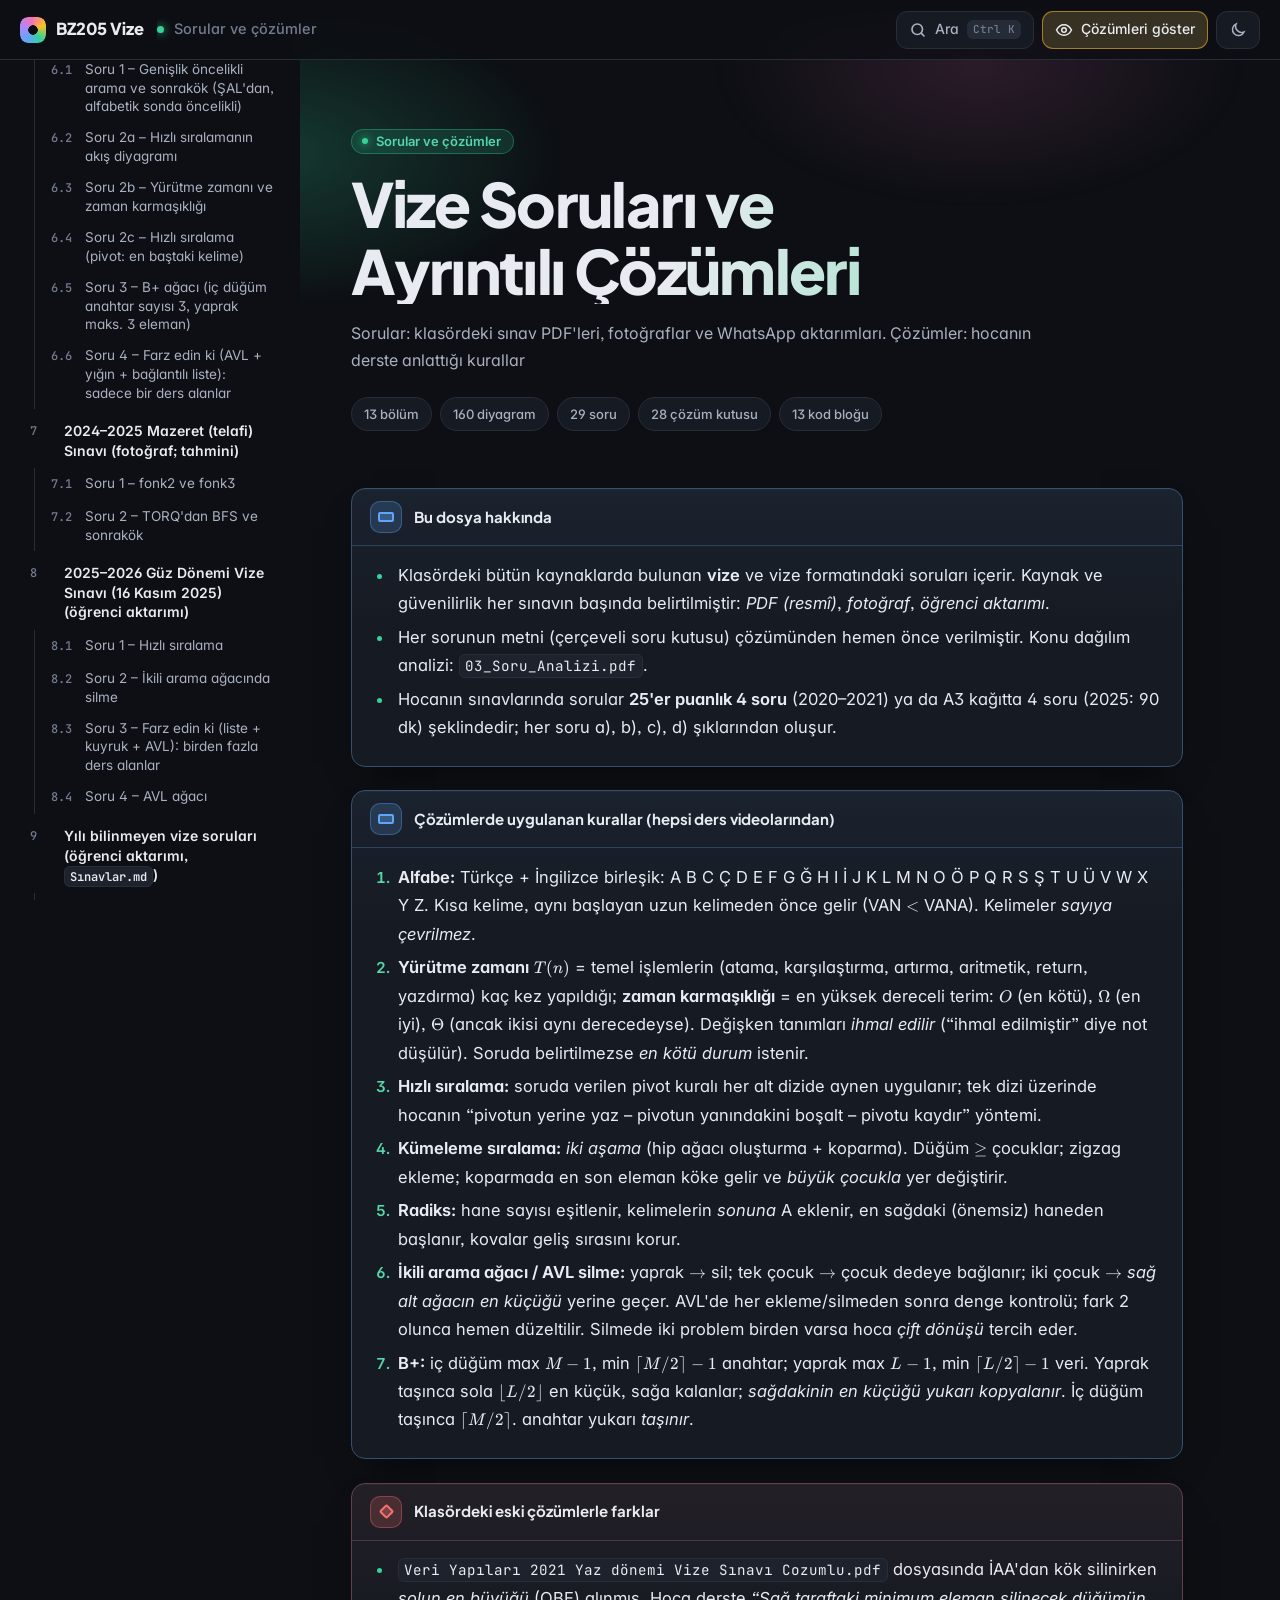
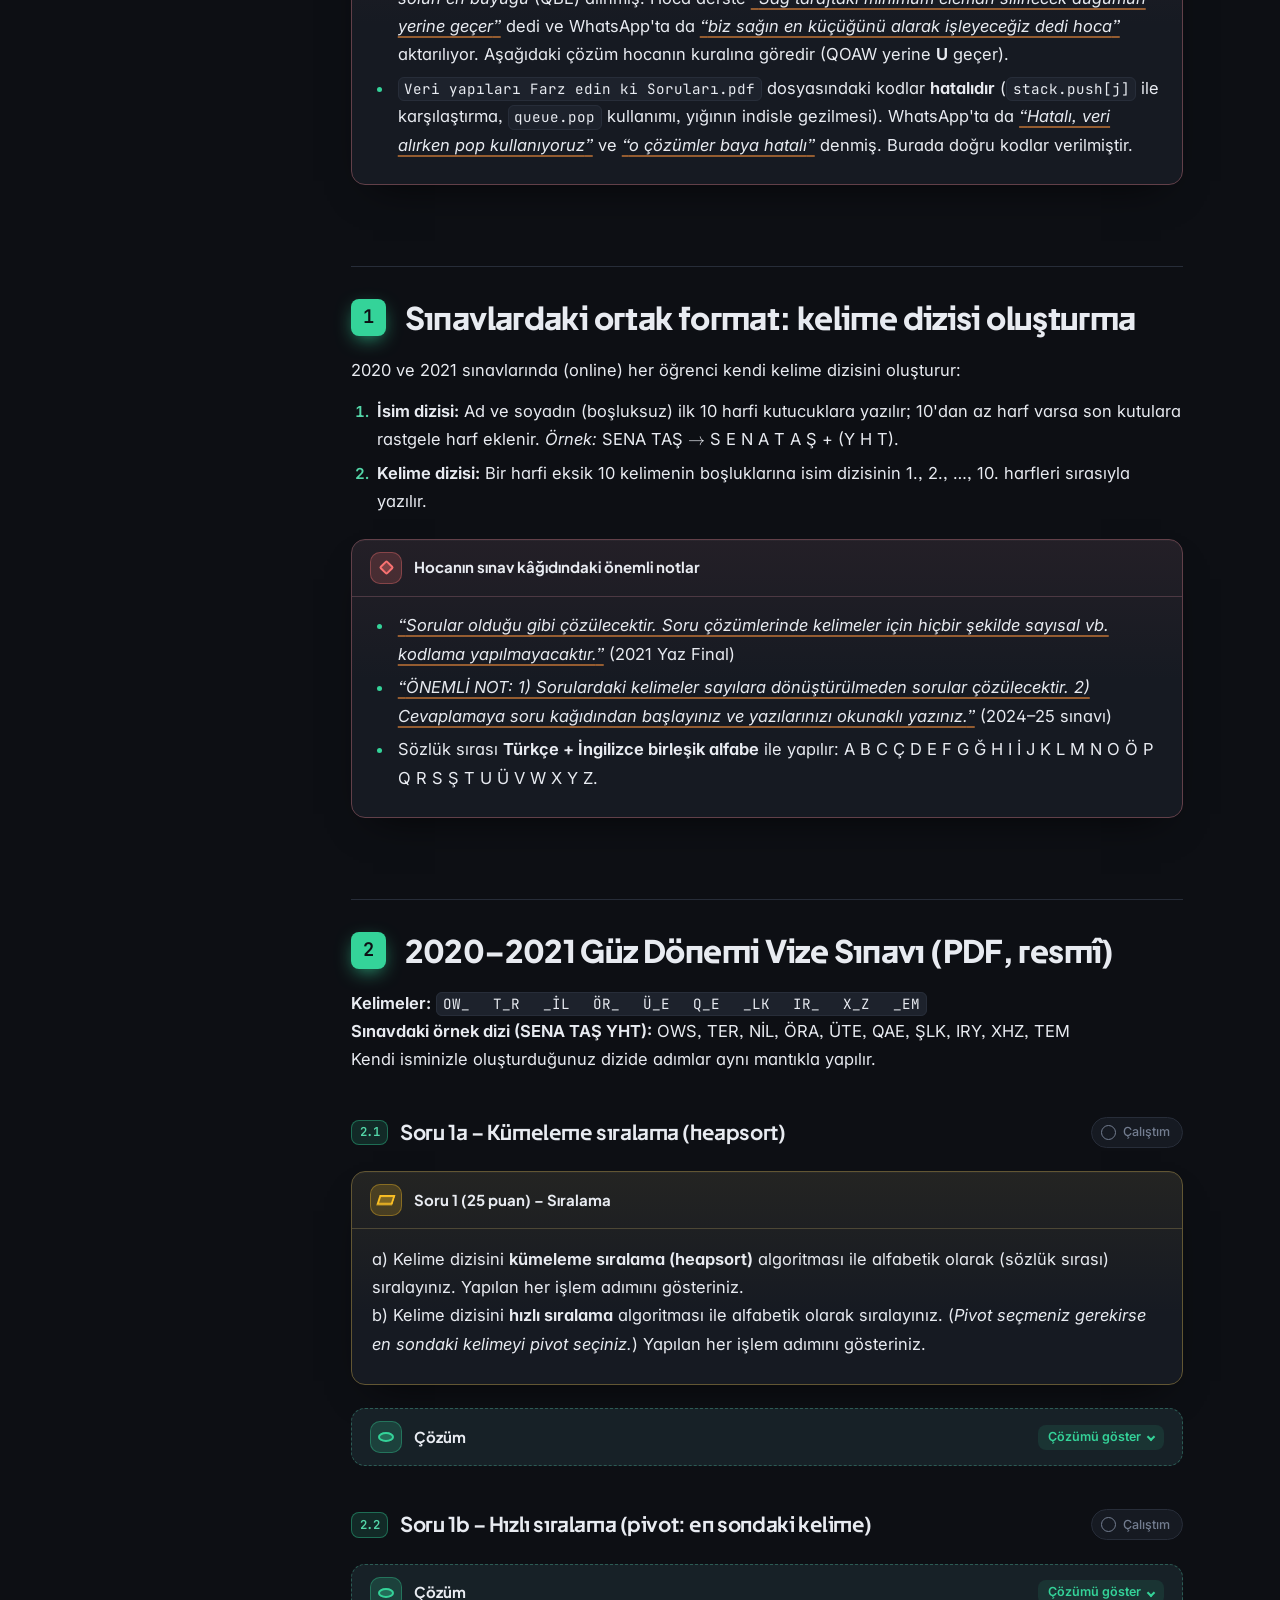
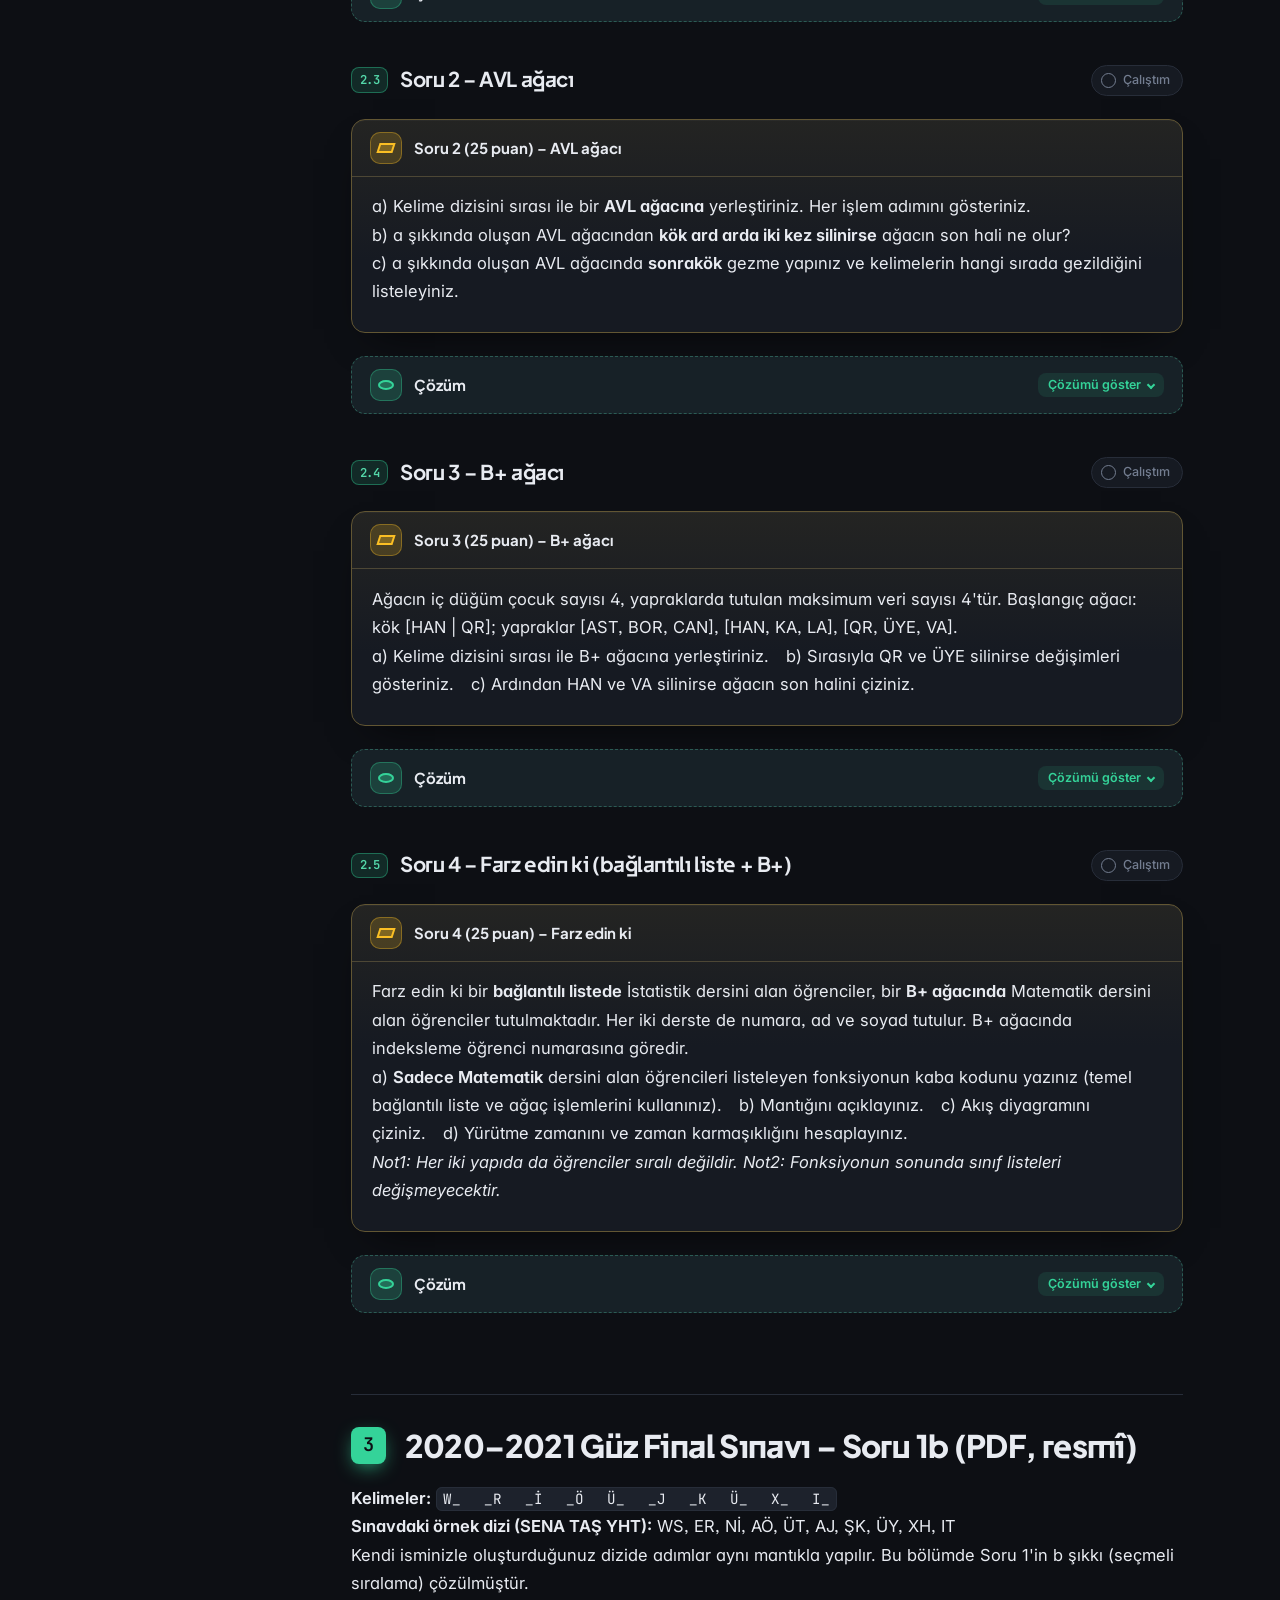
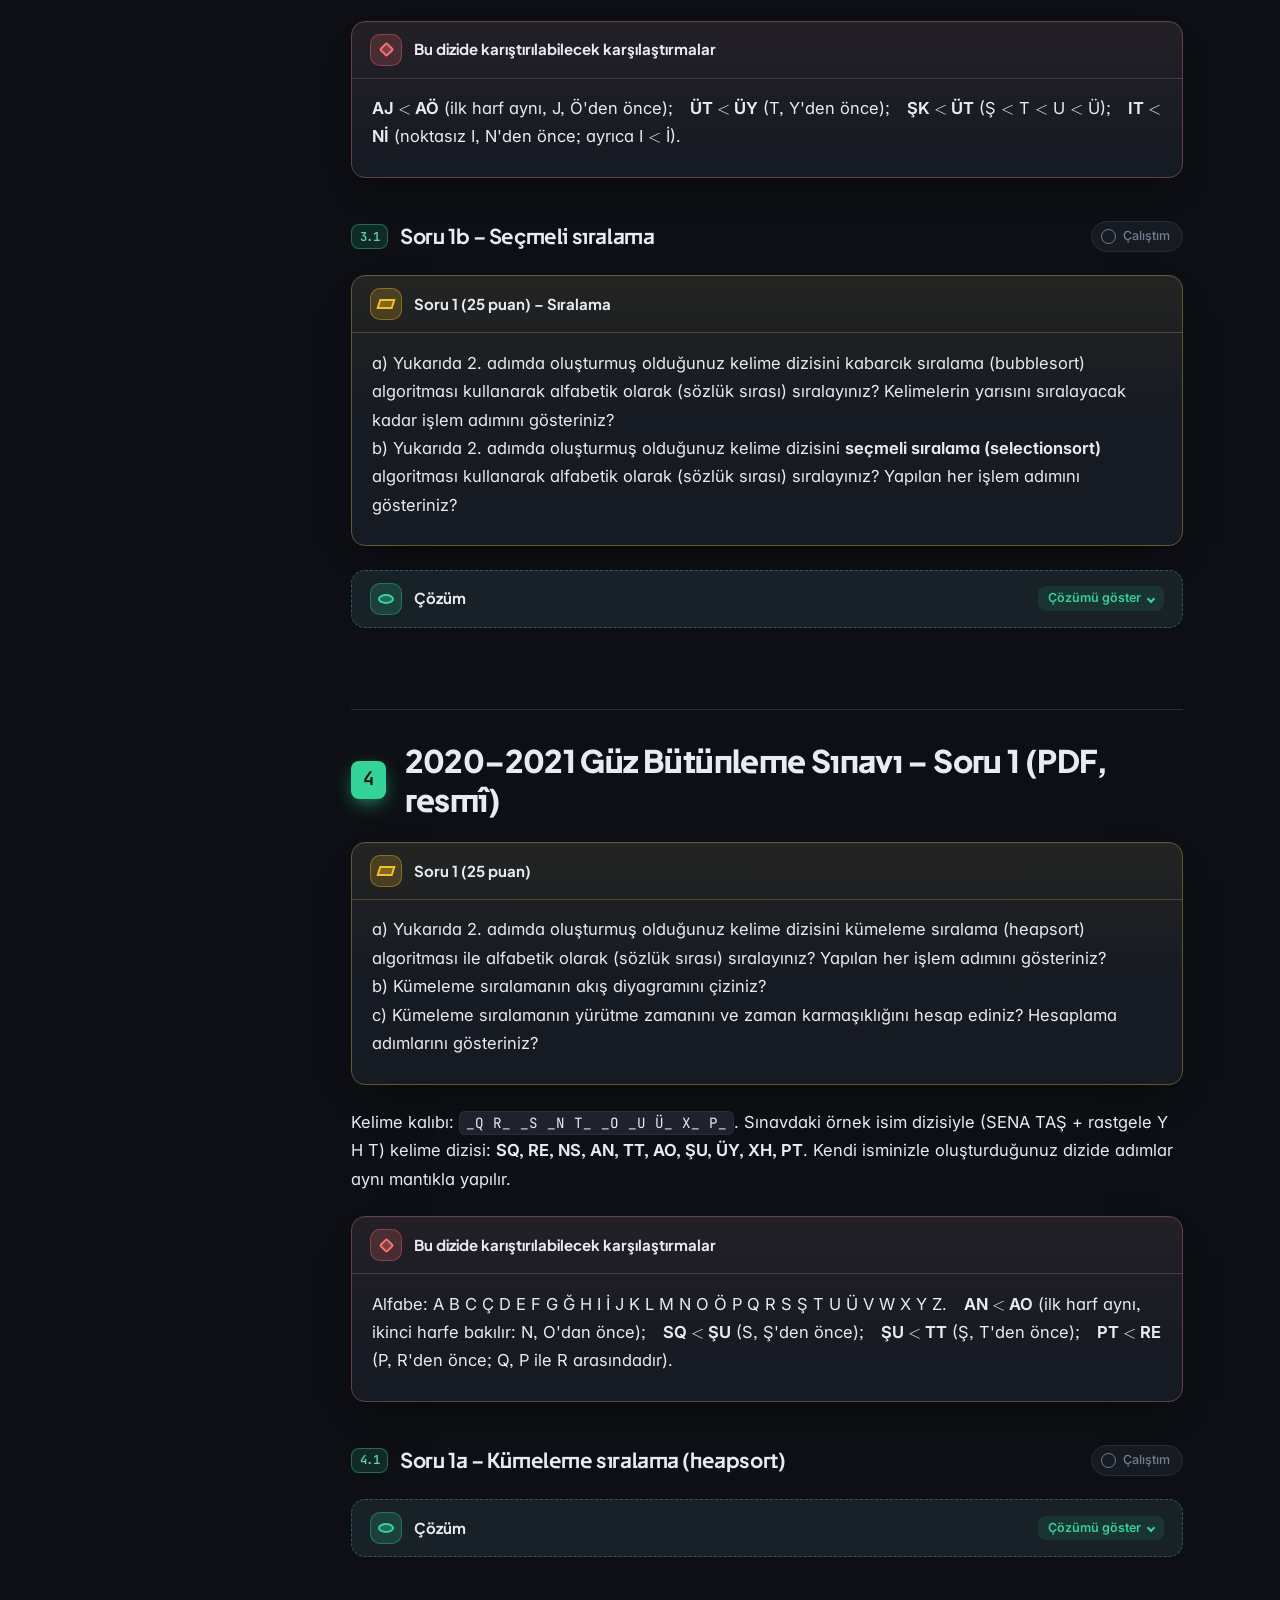
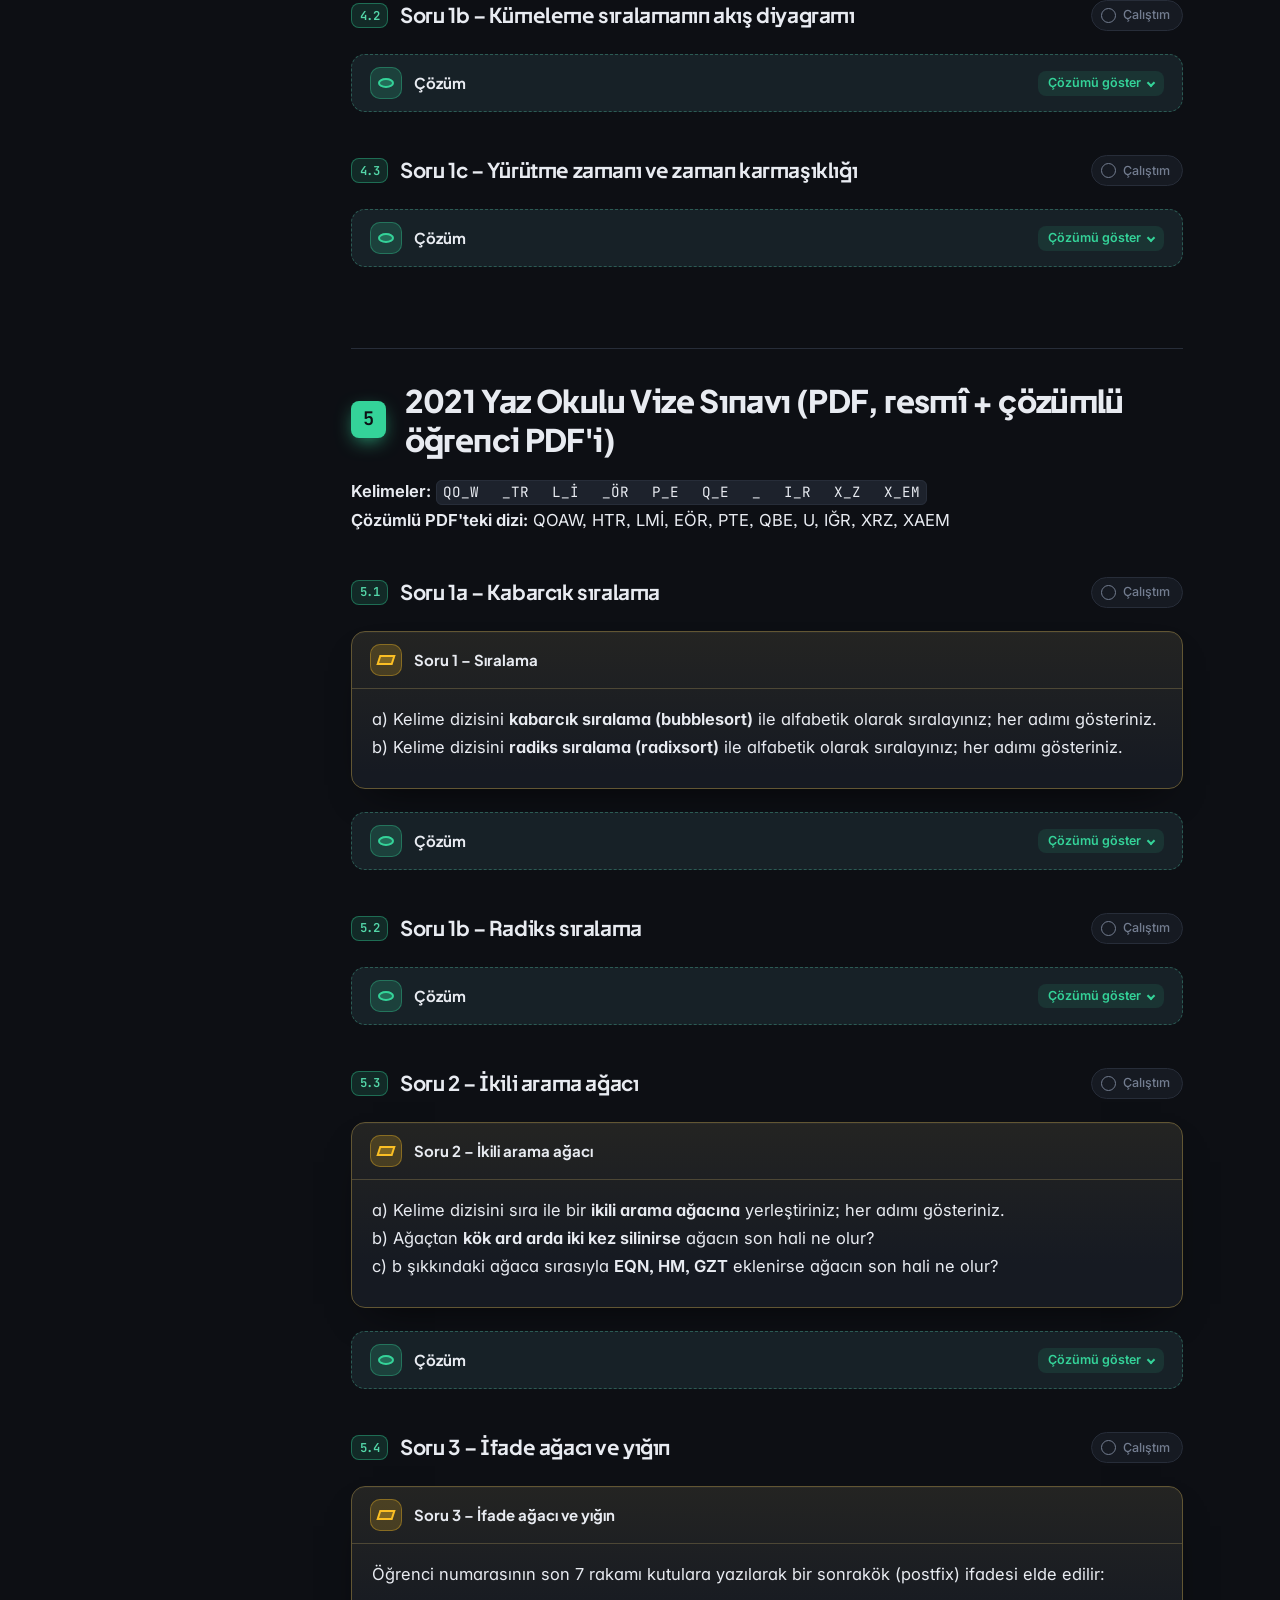
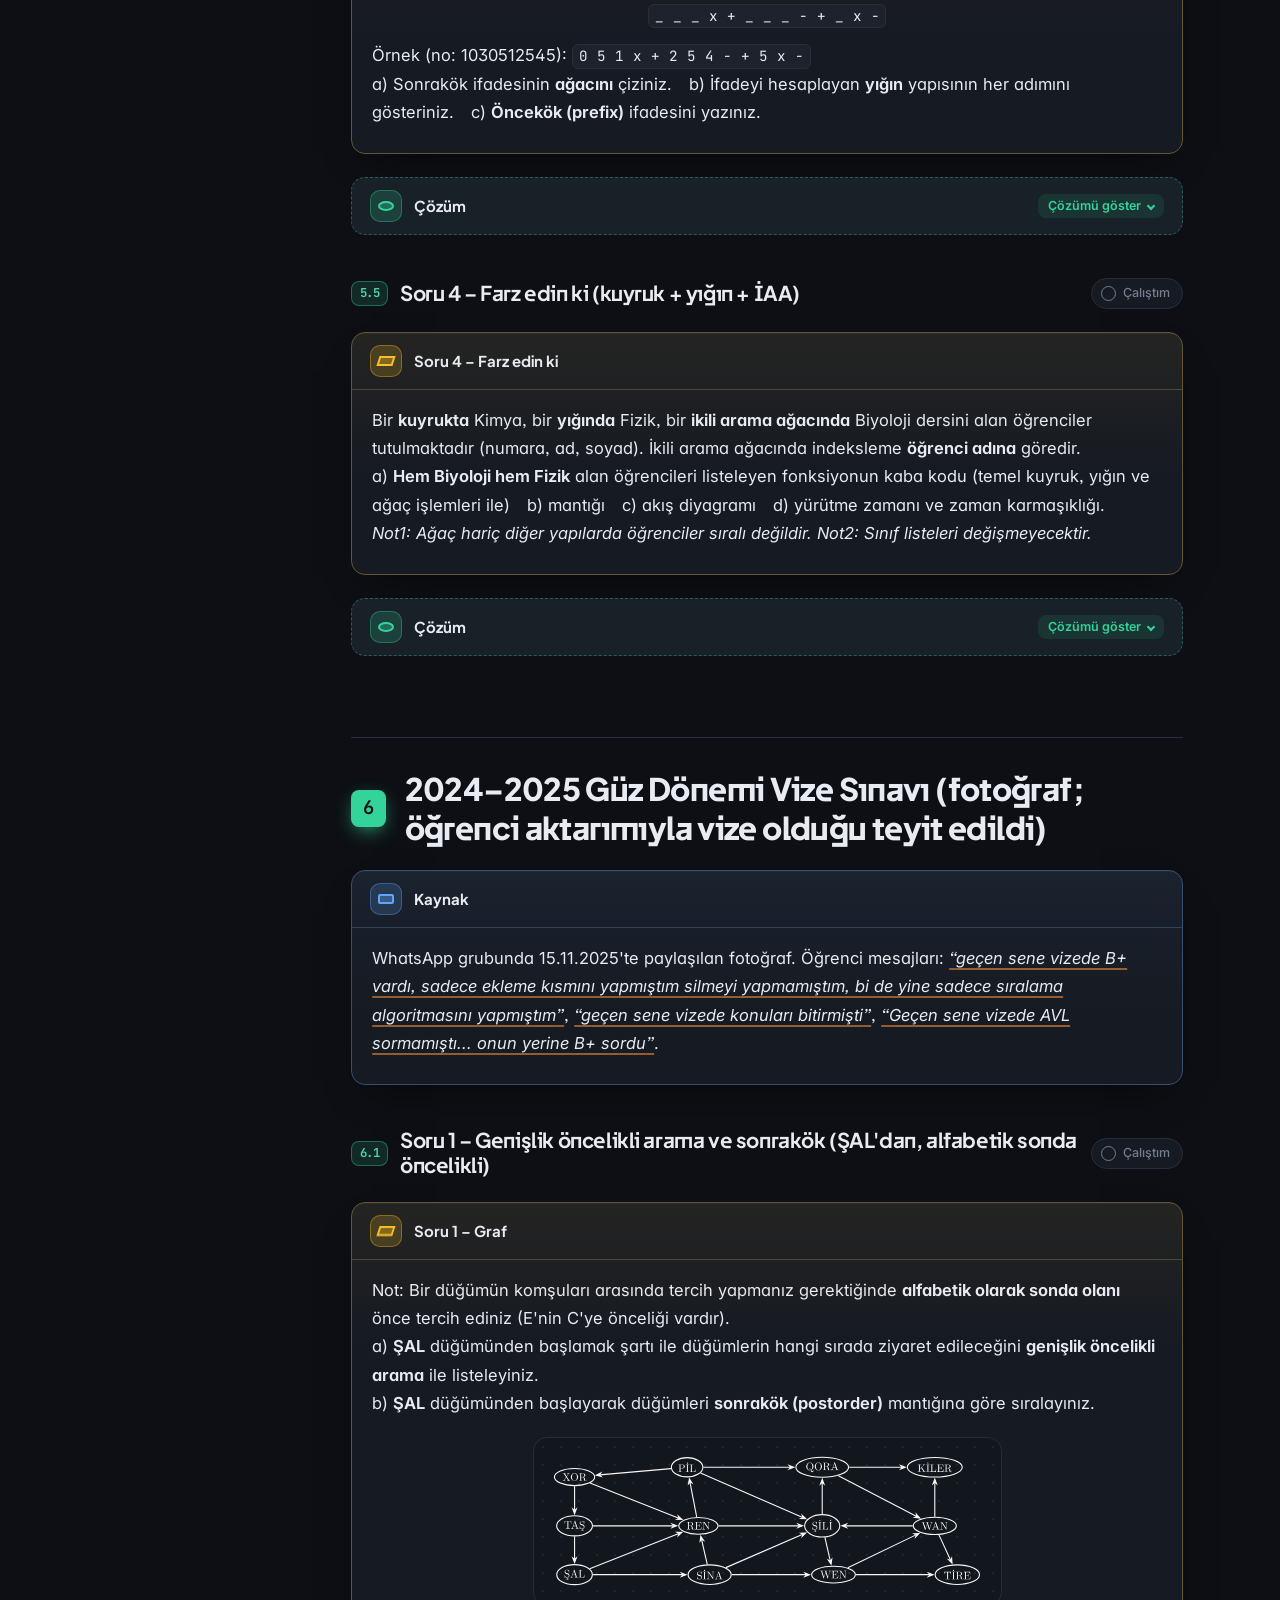
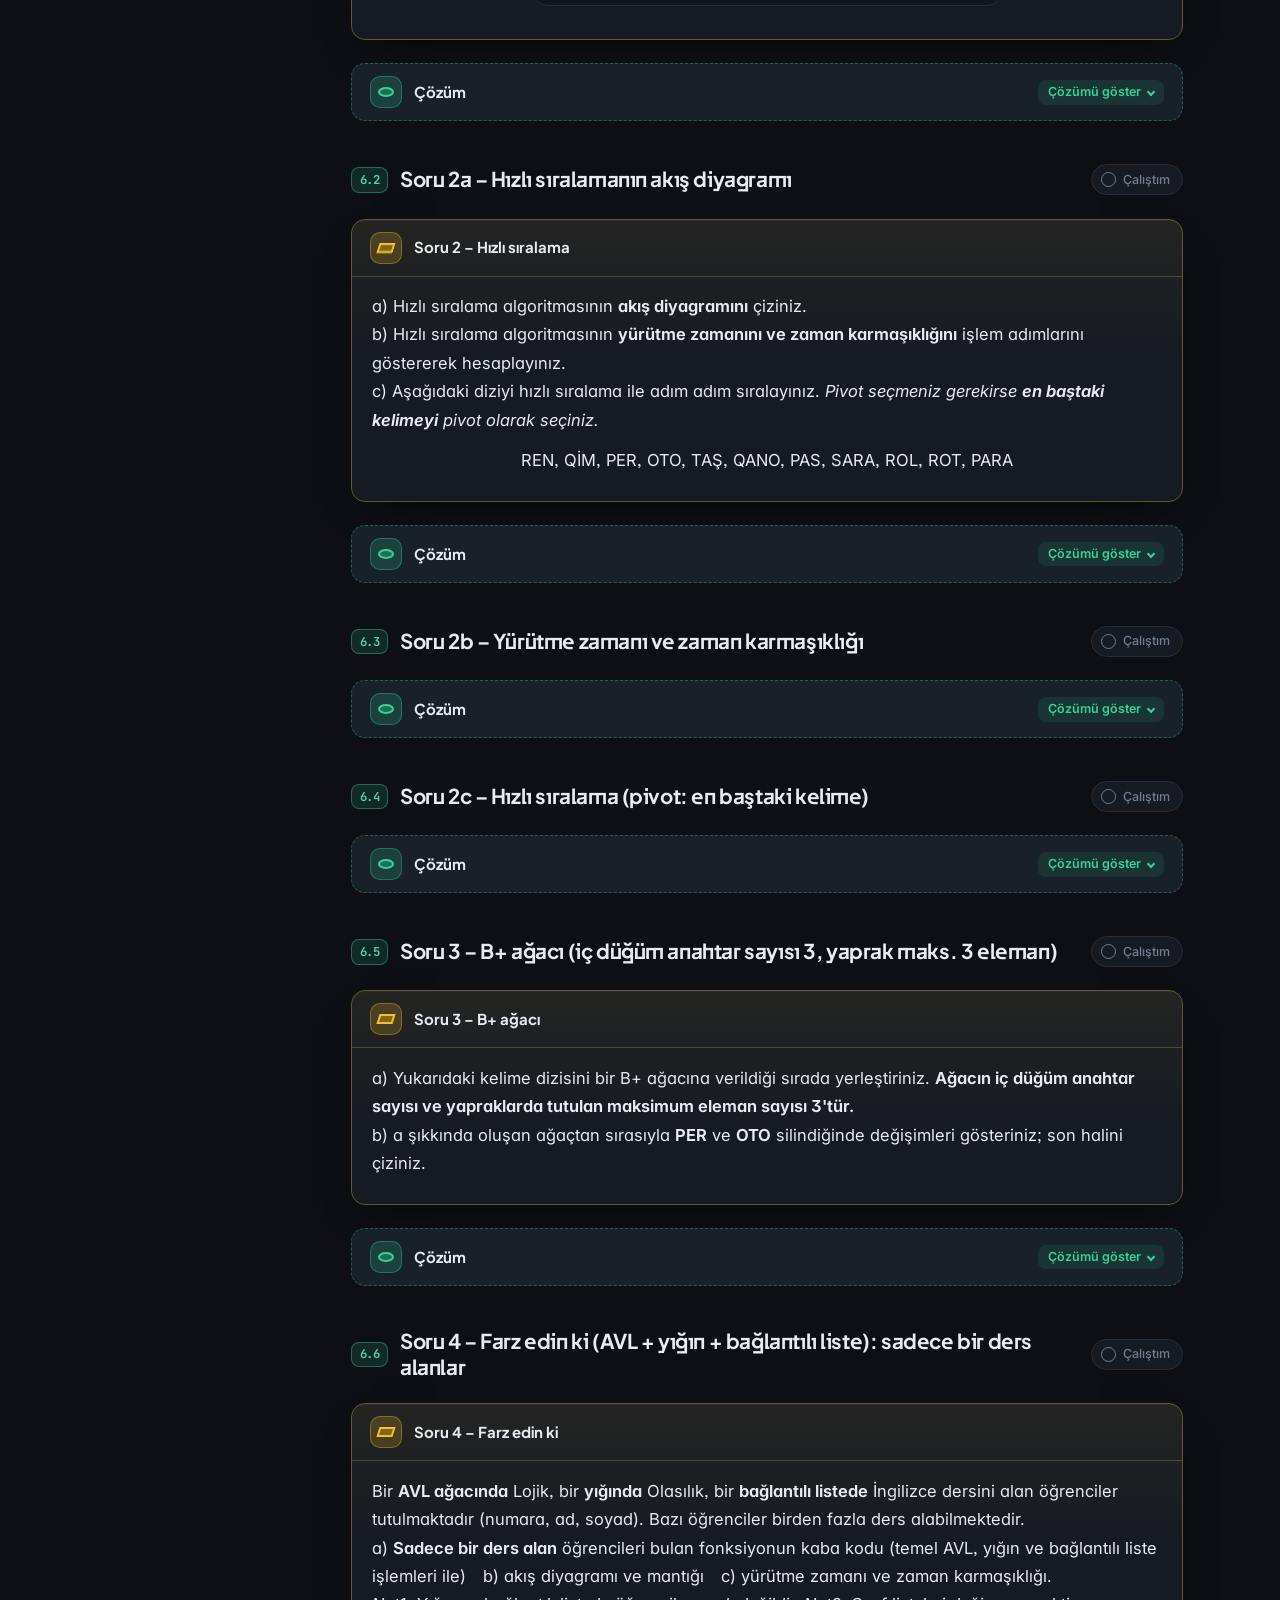
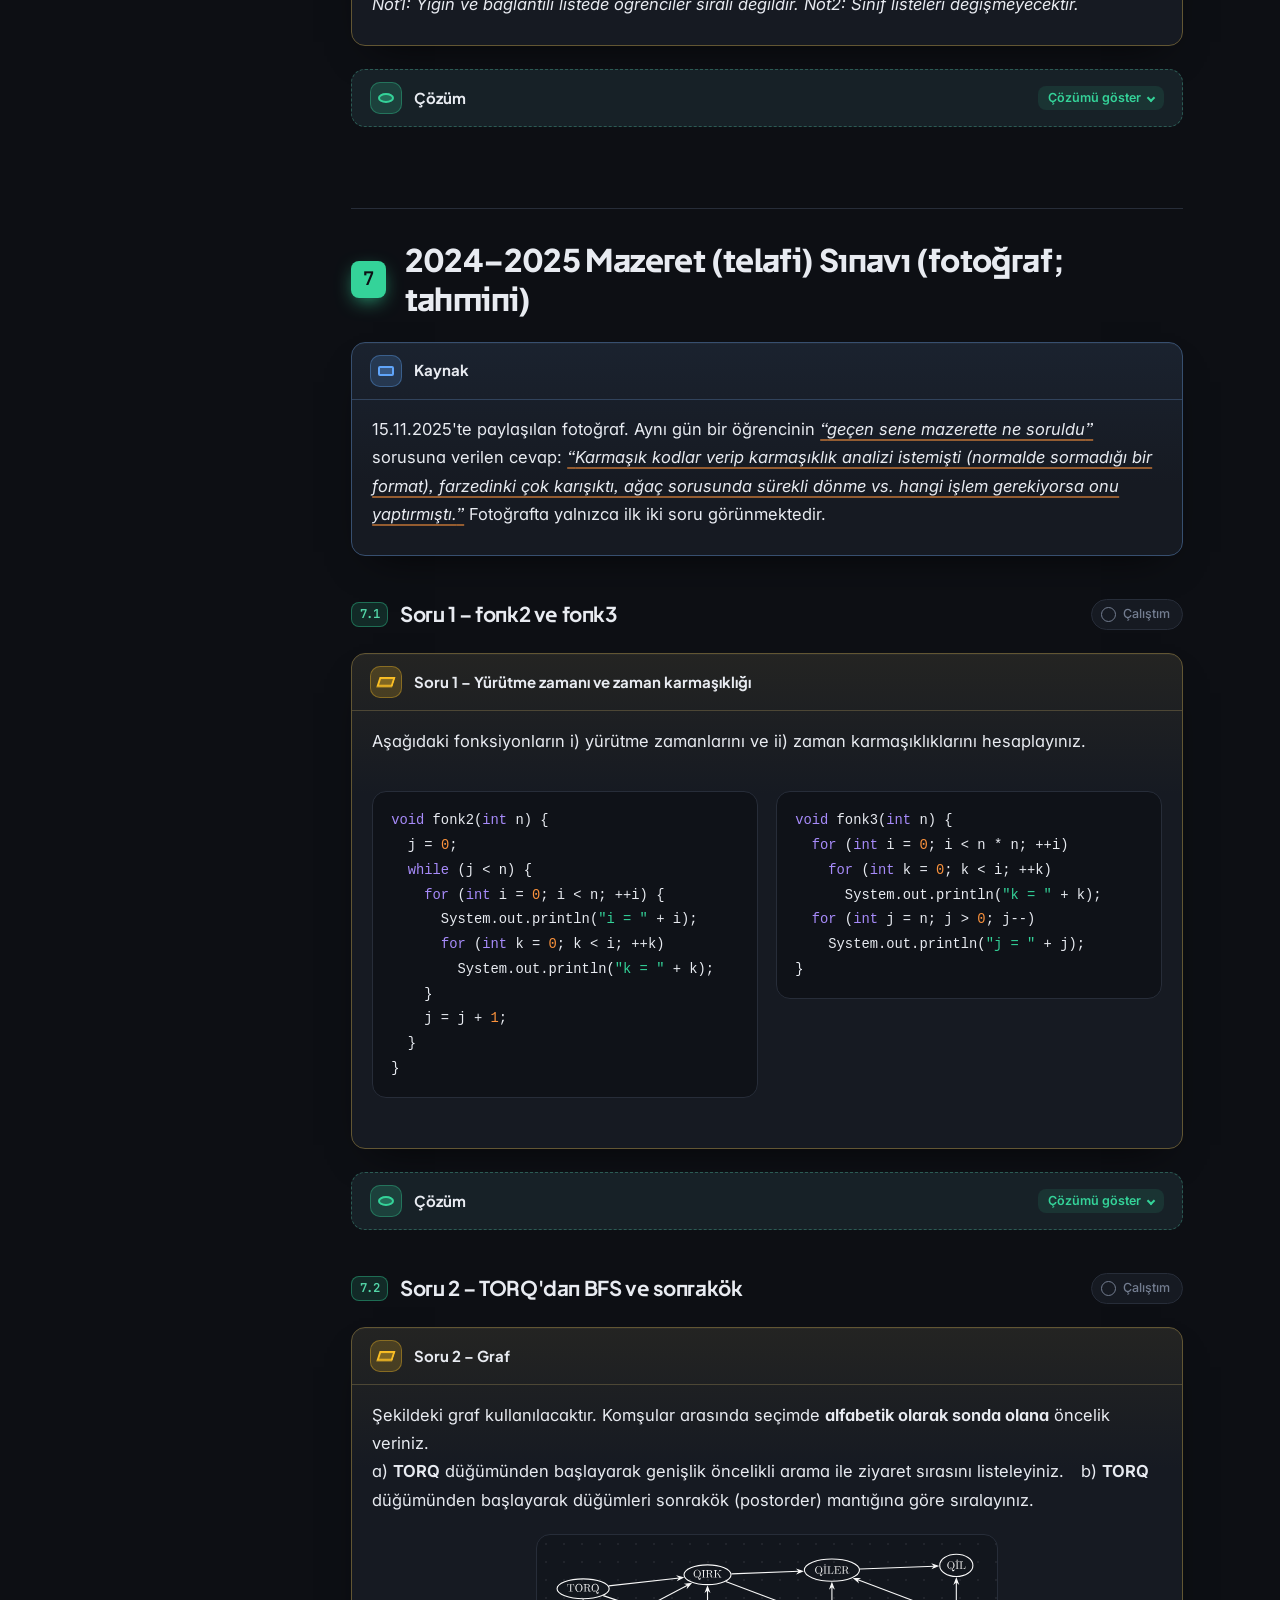
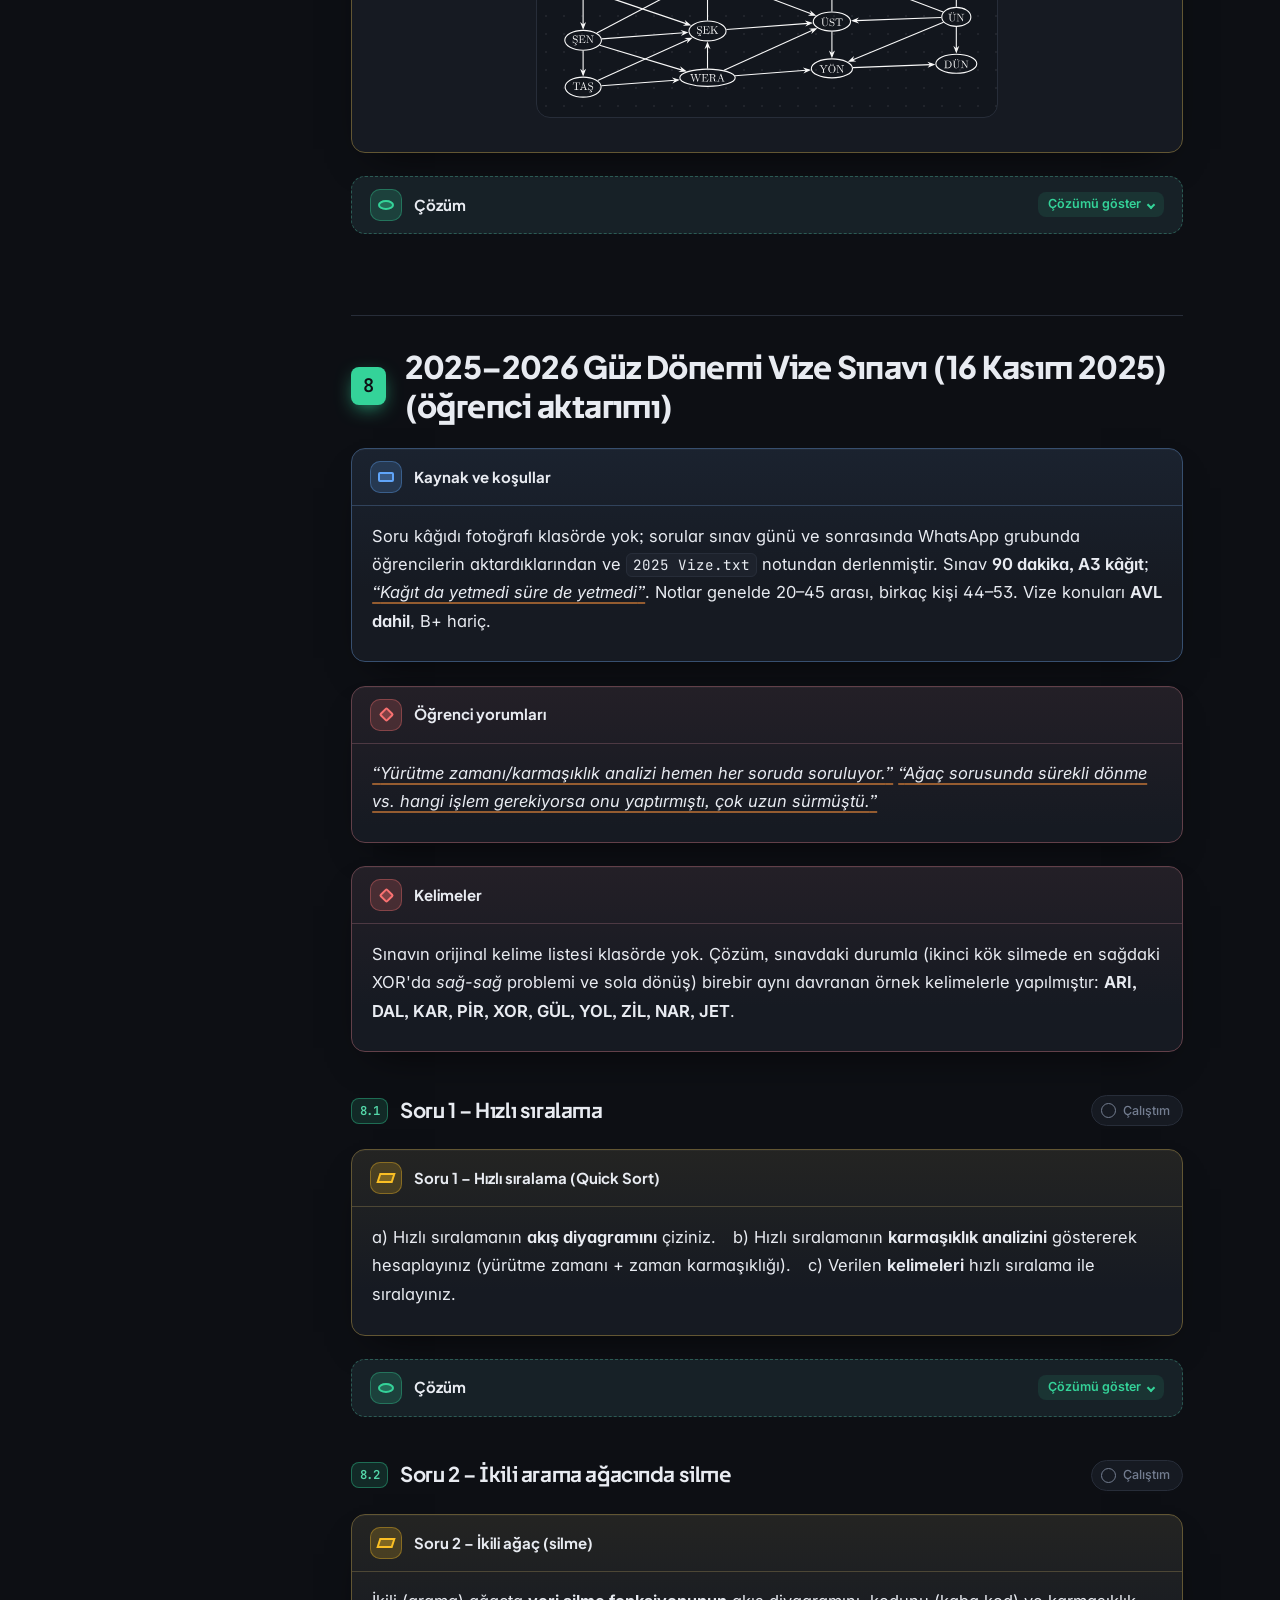
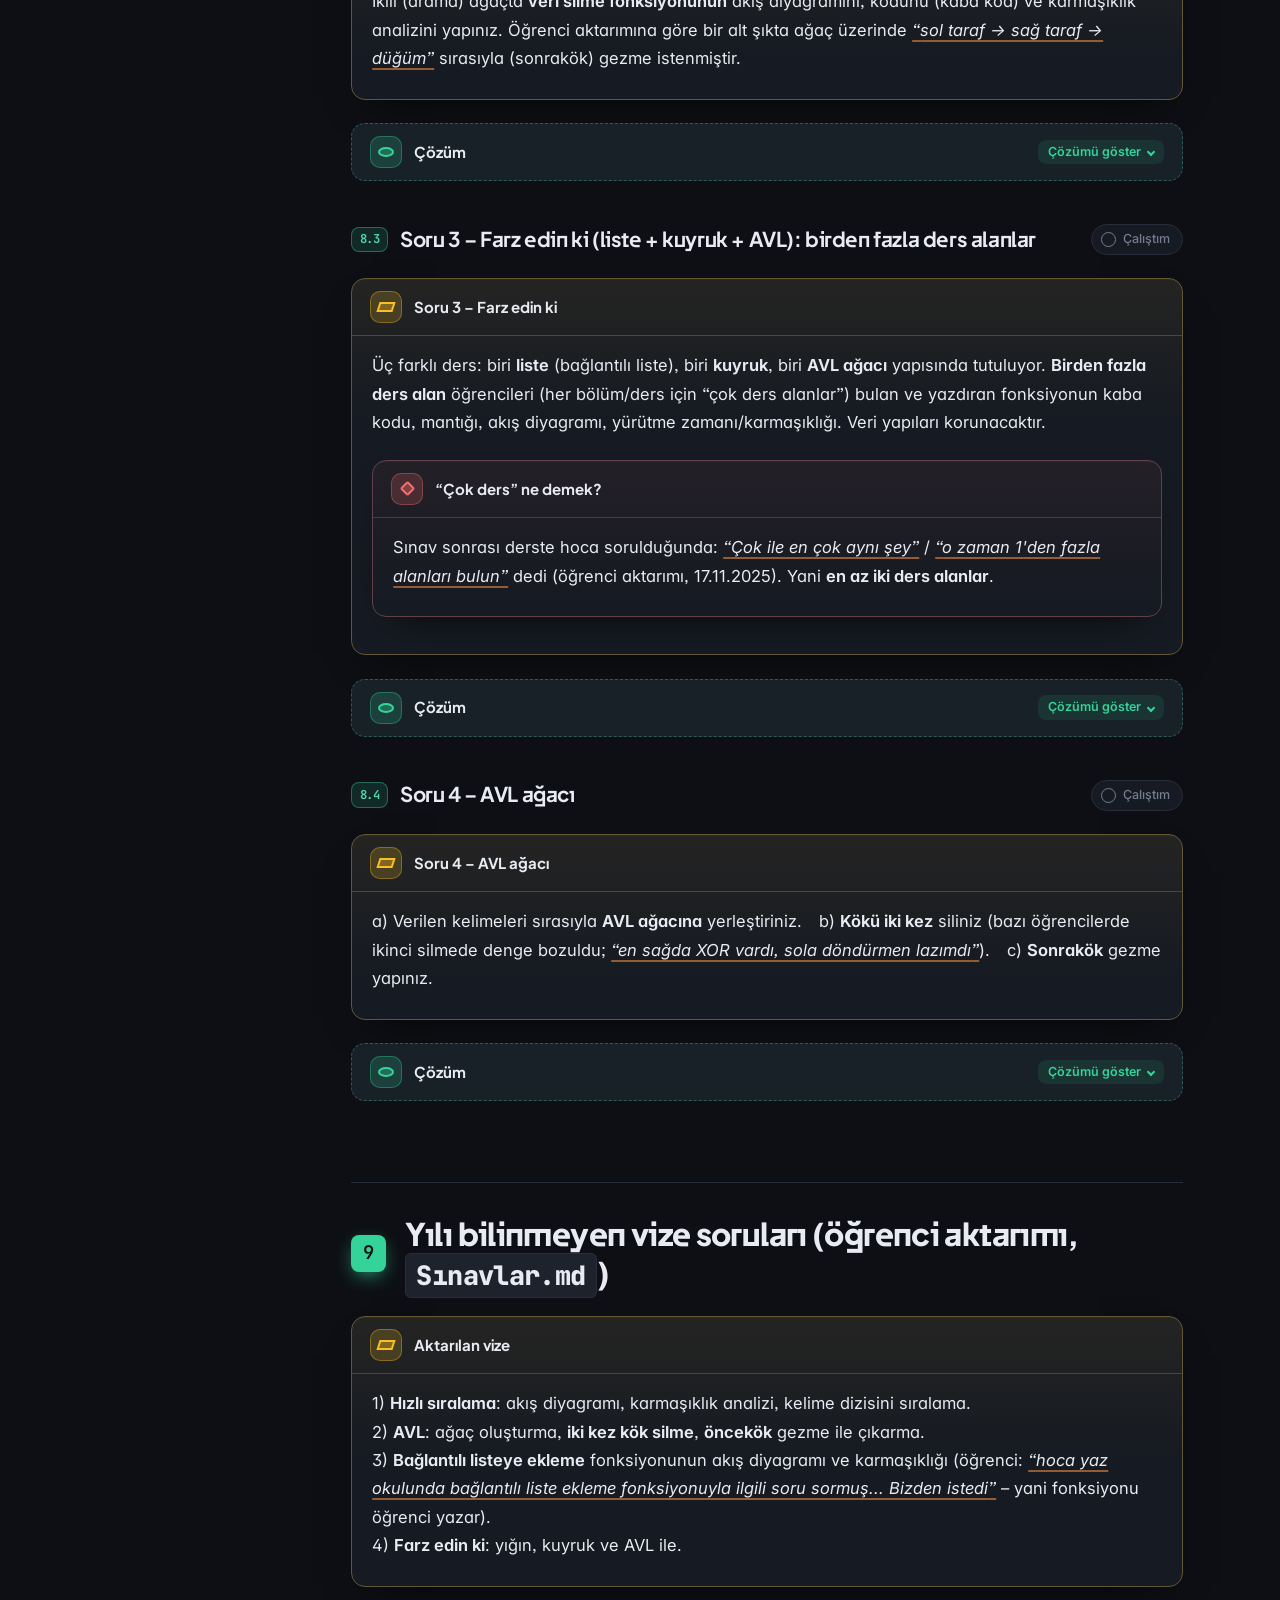
<file: html/vize-sorulari.html>
<!doctype html><html lang="tr"><head><meta charset="utf-8"><title>Yönlendiriliyor</title><meta http-equiv="refresh" content="0; url=vize-cozumleri.html"><link rel="canonical" href="vize-cozumleri.html"><script>location.replace("vize-cozumleri.html" + location.hash)</script></head><body><a href="vize-cozumleri.html">Sorular ve çözümler sayfasına git</a></body></html>
</file>
<file: html/assets/style.css>
/* BZ205 Vize Hazırlık: varsayılan karanlık tema, her sayfa kendi vurgu rengini (--accent) taşır.
   Kutu renkleri hocanın akış sembollerinden: soru = giriş (sarı), çözüm = başla (yeşil),
   hoca = ekran (turuncu), dikkat = karar (kırmızı), bilgi = işlem (mavi). */
:root, :root[data-theme="dark"] {
  --bg: #0D0F14;
  --bg-2: #11141B;
  --surface: #161A22;
  --surface-2: #1D222C;
  --surface-3: #252B37;
  --border: #272D39;
  --border-2: #353C4A;
  --text: #E8EBF1;
  --text-2: #A9B1C1;
  --text-3: #737D90;
  --green: #34D399;
  --red: #F87171;
  --amber: #FBBF24;
  --blue: #60A5FA;
  --orange: #FB923C;
  --violet: #A78BFA;
  --pink: #F472B6;
  --tint: 14%;
  --k-ana: #8AB4FF; --k-vurgu: #FF8A80; --k-yesil: #6EE7A8; --k-turuncu: #FDBA74; --k-gri: #A9B1C1;
  --code-bg: #0F1218;
  --shadow: 0 1px 0 rgba(255,255,255,.03) inset, 0 18px 40px -22px rgba(0,0,0,.8);
  --glow: .22;
  --gfx-filter: invert(.9) hue-rotate(180deg) saturate(1.5) brightness(1.08);
  --gfx-bg: #12161D;
  color-scheme: dark;
}
:root[data-theme="light"] {
  --bg: #F6F7FA;
  --bg-2: #EEF0F5;
  --surface: #FFFFFF;
  --surface-2: #F3F5F9;
  --surface-3: #E8EBF2;
  --border: #E2E6EE;
  --border-2: #CDD3DF;
  --text: #121620;
  --text-2: #4B5468;
  --text-3: #7C8598;
  --green: #059669;
  --red: #DC2626;
  --amber: #D97706;
  --blue: #2563EB;
  --orange: #EA580C;
  --violet: #7C3AED;
  --pink: #DB2777;
  --tint: 10%;
  --k-ana: #1D4ED8; --k-vurgu: #C81E1E; --k-yesil: #15803D; --k-turuncu: #C2410C; --k-gri: #4B5468;
  --code-bg: #F7F8FB;
  --shadow: 0 1px 2px rgba(16,24,40,.04), 0 12px 30px -18px rgba(16,24,40,.22);
  --glow: .16;
  --gfx-filter: none;
  --gfx-bg: #FFFFFF;
  color-scheme: light;
}
:root {
  --accent: #818CF8;
  --accent-text: color-mix(in srgb, var(--accent) 82%, var(--text));
  --f-head: "Plus Jakarta Sans", "Inter", system-ui, sans-serif;
  --f-body: "Inter", system-ui, -apple-system, "Segoe UI", sans-serif;
  --f-ui: var(--f-body);
  --f-mono: "JetBrains Mono", ui-monospace, "Cascadia Code", monospace;
  --topbar: 60px;
  --r: 14px;
}
:root[data-theme="light"] body { --accent-text: color-mix(in srgb, var(--accent) 62%, #000); }
body { --accent-text: color-mix(in srgb, var(--accent) 82%, var(--text)); }

*, *::before, *::after { box-sizing: border-box; }
html { scroll-padding-top: calc(var(--topbar) + 24px); -webkit-text-size-adjust: 100%; }
body {
  margin: 0; background: var(--bg); color: var(--text);
  font: 400 16.5px/1.72 var(--f-body);
  font-feature-settings: "cv11", "ss01", "ss03";
  -webkit-font-smoothing: antialiased; -moz-osx-font-smoothing: grayscale;
}
a { color: var(--accent-text); text-underline-offset: 3px; }
::selection { background: color-mix(in srgb, var(--accent) 35%, transparent); }
:focus-visible { outline: 2px solid var(--accent); outline-offset: 2px; border-radius: 6px; }
button { font: inherit; color: inherit; }
[hidden] { display: none !important; }
* { scrollbar-width: thin; scrollbar-color: var(--surface-3) transparent; }
@media (prefers-reduced-motion: reduce) { *, *::before, *::after { animation: none !important; transition: none !important; scroll-behavior: auto !important; } }

/* ------------------------------------------------ üst çubuk */
.readbar { position: fixed; inset: 0 0 auto 0; height: 3px; z-index: 60; pointer-events: none; }
.readbar span { display: block; height: 100%; width: 0; background: linear-gradient(90deg, var(--accent), color-mix(in srgb, var(--accent) 40%, var(--pink))); box-shadow: 0 0 12px var(--accent); }
.topbar {
  position: sticky; top: 0; z-index: 50; height: var(--topbar);
  display: flex; align-items: center; gap: 14px; padding: 0 20px;
  background: color-mix(in srgb, var(--bg) 78%, transparent);
  backdrop-filter: blur(14px) saturate(1.5); -webkit-backdrop-filter: blur(14px) saturate(1.5);
  border-bottom: 1px solid var(--border);
}
.brand { display: inline-flex; align-items: center; gap: 10px; font: 800 16.5px/1 var(--f-head); color: var(--text); text-decoration: none; letter-spacing: -.01em; white-space: nowrap; }
.brand-dot {
  width: 26px; height: 26px; border-radius: 8px; flex: none;
  background: conic-gradient(from 210deg, #60A5FA, #A78BFA, #F472B6, #FBBF24, #34D399, #60A5FA);
  -webkit-mask: radial-gradient(circle at 50% 50%, transparent 4.5px, #000 5px); mask: radial-gradient(circle at 50% 50%, transparent 4.5px, #000 5px);
}
.crumb { color: var(--text-3); font-size: 14.5px; font-weight: 500; white-space: nowrap; overflow: hidden; text-overflow: ellipsis; min-width: 0; display: inline-flex; align-items: center; gap: 10px; }
.crumb::before { content: ""; width: 7px; height: 7px; border-radius: 50%; background: var(--accent); box-shadow: 0 0 10px var(--accent); flex: none; }
.tb-actions { margin-left: auto; display: flex; gap: 8px; align-items: center; }
.tb-btn {
  display: inline-flex; align-items: center; gap: 8px; height: 38px; padding: 0 12px;
  border: 1px solid var(--border); border-radius: 11px; background: var(--surface); cursor: pointer; font-size: 14px; font-weight: 500; color: var(--text-2);
  transition: border-color .15s, color .15s, background .15s;
}
.tb-btn:hover { border-color: var(--border-2); color: var(--text); background: var(--surface-2); }
.tb-btn kbd { font: 500 11px/1 var(--f-mono); padding: 4px 6px; border-radius: 6px; background: var(--surface-3); color: var(--text-3); }
.tb-btn[aria-pressed="true"] { background: color-mix(in srgb, var(--amber) var(--tint), var(--surface)); border-color: color-mix(in srgb, var(--amber) 55%, transparent); color: var(--text); }
.tb-btn.menu { display: none; }
.ic { width: 18px; height: 18px; display: inline-block; background: currentColor; -webkit-mask: var(--m) center/contain no-repeat; mask: var(--m) center/contain no-repeat; flex: none; }
.ic-search { --m: url("data:image/svg+xml,%3Csvg xmlns='http://www.w3.org/2000/svg' viewBox='0 0 24 24' fill='none' stroke='black' stroke-width='2.2' stroke-linecap='round'%3E%3Ccircle cx='11' cy='11' r='7'/%3E%3Cpath d='m20 20-3.5-3.5'/%3E%3C/svg%3E"); }
.ic-theme { --m: url("data:image/svg+xml,%3Csvg xmlns='http://www.w3.org/2000/svg' viewBox='0 0 24 24' fill='none' stroke='black' stroke-width='2' stroke-linecap='round'%3E%3Cpath d='M20 14.5A8 8 0 0 1 9.5 4a8 8 0 1 0 10.5 10.5z'/%3E%3C/svg%3E"); }
.ic-eye { --m: url("data:image/svg+xml,%3Csvg xmlns='http://www.w3.org/2000/svg' viewBox='0 0 24 24' fill='none' stroke='black' stroke-width='2' stroke-linejoin='round'%3E%3Cpath d='M2 12s3.6-7 10-7 10 7 10 7-3.6 7-10 7S2 12 2 12z'/%3E%3Ccircle cx='12' cy='12' r='3'/%3E%3C/svg%3E"); }
.ic-menu { --m: url("data:image/svg+xml,%3Csvg xmlns='http://www.w3.org/2000/svg' viewBox='0 0 24 24' fill='none' stroke='black' stroke-width='2.2' stroke-linecap='round'%3E%3Cpath d='M4 7h16M4 12h16M4 17h10'/%3E%3C/svg%3E"); }

/* ------------------------------------------------ yerleşim */
.layout { display: grid; grid-template-columns: 300px minmax(0, 1fr); max-width: 1360px; margin: 0 auto; }
.toc {
  position: sticky; top: var(--topbar); align-self: start; height: calc(100vh - var(--topbar));
  overflow: auto; padding: 28px 14px 40px 20px;
}
.toc-head { display: grid; gap: 8px; padding: 14px; margin-bottom: 14px; border-radius: var(--r); background: var(--surface); border: 1px solid var(--border); }
.toc-head > span:first-child { font: 700 14px/1.2 var(--f-head); color: var(--text); }
.toc-prog { font-size: 12.5px; color: var(--text-3); }
.toc-prog b { color: var(--green); font-weight: 600; }
.meter { display: block; height: 6px; border-radius: 6px; background: var(--surface-3); overflow: hidden; }
.meter i { display: block; height: 100%; width: 0; background: linear-gradient(90deg, var(--green), #6EE7B7); border-radius: inherit; transition: width .45s ease; }
.toc ol { list-style: none; margin: 0; padding: 0; }
.toc a { display: flex; gap: 10px; padding: 6px 10px; border-radius: 9px; text-decoration: none; color: var(--text-2); font-size: 14px; line-height: 1.4; transition: background .12s, color .12s; }
.toc a:hover { background: var(--surface); color: var(--text); }
.toc .tn { flex: none; min-width: 2em; font: 500 12px/1.75 var(--f-mono); color: var(--text-3); }
.toc .t2 > a { font-weight: 600; color: var(--text); margin-top: 4px; }
.toc-s { margin: 2px 0 6px 14px !important; border-left: 1px solid var(--border); padding-left: 6px !important; }
.toc .t3 a { font-size: 13.5px; }
.toc .t4 a { font-size: 12.8px; padding: 4px 10px 4px 22px; color: var(--text-3); }
.toc .t4 .tn:empty { display: none; }
.toc .t4 a:hover { color: var(--text); }
.toc a.active { background: color-mix(in srgb, var(--accent) var(--tint), transparent); color: var(--text); box-shadow: inset 2px 0 0 var(--accent); }
.toc a.active .tn { color: var(--accent-text); }
.toc a.done::after { content: "✓"; margin-left: auto; flex: none; font-size: 12px; font-weight: 700; color: var(--green); }

.content { padding: 0 clamp(18px, 4vw, 60px) 90px; min-width: 0; overflow-x: clip; }
.doc-hero { max-width: 52rem; padding: 64px 0 34px; margin-bottom: 10px; position: relative; isolation: isolate; }
.doc-hero::before {
  content: ""; position: absolute; z-index: -1; inset: -40px -40% 0 -30%; pointer-events: none;
  background:
    radial-gradient(420px 220px at 12% 30%, color-mix(in srgb, var(--accent) calc(var(--glow) * 100%), transparent), transparent 70%),
    radial-gradient(380px 200px at 62% 10%, color-mix(in srgb, var(--pink) calc(var(--glow) * 60%), transparent), transparent 70%);
  filter: blur(8px);
}
.kicker {
  display: inline-flex; align-items: center; gap: 8px; margin: 0 0 16px; padding: 5px 12px 5px 10px;
  font: 600 13px/1 var(--f-body); color: var(--accent-text); border-radius: 999px;
  background: color-mix(in srgb, var(--accent) var(--tint), transparent); border: 1px solid color-mix(in srgb, var(--accent) 35%, transparent);
}
.kicker::before { content: ""; width: 6px; height: 6px; border-radius: 50%; background: var(--accent); box-shadow: 0 0 8px var(--accent); }
.doc-hero h1 {
  margin: 0; font: 800 clamp(2.1rem, 4.8vw, 3.4rem)/1.1 var(--f-head); letter-spacing: -.03em; text-wrap: balance;
  background: linear-gradient(105deg, var(--text) 40%, var(--accent-text) 100%); -webkit-background-clip: text; background-clip: text; color: transparent;
}
.byline { margin: 16px 0 0; color: var(--text-2); max-width: 44rem; font-size: 16px; }
.chips { display: flex; flex-wrap: wrap; gap: 8px; list-style: none; padding: 0; margin: 22px 0 0; }
.chips li { font-size: 13px; font-weight: 500; padding: 5px 12px; border: 1px solid var(--border); border-radius: 999px; background: var(--surface); color: var(--text-2); }

/* ------------------------------------------------ metin */
.prose { max-width: 52rem; }
.prose p { margin: .75em 0; }
.prose .h { font-family: var(--f-head); letter-spacing: -.02em; line-height: 1.25; position: relative; display: flex; gap: .6em; align-items: center; flex-wrap: wrap; color: var(--text); }
.prose h2.h { font-size: clamp(1.5rem, 2.8vw, 1.95rem); font-weight: 800; margin: 2.6em 0 .6em; padding-top: 1em; border-top: 1px solid var(--border); }
.prose h3.h { font-size: 1.28rem; font-weight: 700; margin: 2.1em 0 .5em; }
.prose h4.h { font-size: 1.08rem; font-weight: 700; margin: 1.7em 0 .35em; }
.prose .h .num {
  font: 600 .6em/1 var(--f-mono); color: var(--accent-text); padding: .45em .6em; border-radius: 8px;
  background: color-mix(in srgb, var(--accent) var(--tint), transparent); border: 1px solid color-mix(in srgb, var(--accent) 40%, transparent);
}
.prose h2.h .num { color: #0D0F14; background: var(--accent); border-color: transparent; box-shadow: 0 6px 20px -6px var(--accent); }
.prose .h .num:empty { display: none; }
.prose .h .ht { flex: 1 1 0; min-width: 12ch; }
.prose h4.kart {
  margin-top: 2.4em; padding: 12px 16px; border-radius: var(--r);
  background: linear-gradient(90deg, color-mix(in srgb, var(--accent) var(--tint), var(--surface)), var(--surface) 70%);
  border: 1px solid var(--border); box-shadow: inset 3px 0 0 var(--accent);
}
.done-btn {
  flex: none; margin-left: auto; display: inline-flex; align-items: center; gap: 7px; cursor: pointer;
  font: 500 12.5px/1 var(--f-body); letter-spacing: 0; color: var(--text-3);
  padding: 7px 12px 7px 9px; border-radius: 999px; border: 1px solid var(--border); background: var(--surface);
  transition: color .15s, border-color .15s, background .15s;
}
.done-btn i { width: 15px; height: 15px; border-radius: 50%; border: 1.8px solid currentColor; display: grid; place-items: center; }
.done-btn:hover { color: var(--green); border-color: color-mix(in srgb, var(--green) 50%, transparent); }
.done-btn[aria-pressed="true"] { color: var(--green); border-color: color-mix(in srgb, var(--green) 50%, transparent); background: color-mix(in srgb, var(--green) var(--tint), transparent); }
.done-btn[aria-pressed="true"] i { background: var(--green); border-color: var(--green); }
.done-btn[aria-pressed="true"] i::after { content: ""; width: 4px; height: 7px; border: solid var(--bg); border-width: 0 2px 2px 0; transform: translateY(-1px) rotate(45deg); }
.prose ul.l, .prose ol.l { padding-left: 1.35em; margin: .65em 0; }
.prose li { margin: .32em 0; padding-left: .2em; }
.prose ul.l > li::marker { color: var(--accent); }
.prose ol.l > li::marker { color: var(--accent-text); font-weight: 600; font-size: .92em; }
.prose strong { font-weight: 650; color: var(--text); }
.vurg { color: var(--k-vurgu) !important; }
q.alinti { quotes: "“" "”"; font-style: italic; color: var(--text); text-decoration: underline; text-decoration-color: color-mix(in srgb, var(--orange) 55%, transparent); text-decoration-thickness: 2px; text-underline-offset: 4px; }
.zd {
  display: inline-flex; align-items: center; gap: 5px; font: 500 11.5px/1 var(--f-mono); color: var(--orange); white-space: nowrap;
  padding: 4px 8px 4px 7px; border-radius: 7px; background: color-mix(in srgb, var(--orange) var(--tint), transparent); vertical-align: 1px;
}
.zd::before { content: ""; border-left: 6px solid currentColor; border-top: 4px solid transparent; border-bottom: 4px solid transparent; }
code.tt, .tt { font-family: var(--f-mono); font-size: .86em; }
code.tt { padding: .15em .4em; border-radius: 6px; background: var(--surface-2); border: 1px solid var(--border); color: var(--text); }
.fs-s { font-size: .95em; }
.fs-l { font-size: 1.12em; }
.c-ana { color: var(--k-ana); } .c-vurgu { color: var(--k-vurgu); } .c-yesil { color: var(--k-yesil); }
.c-turuncu { color: var(--k-turuncu); } .c-gri { color: var(--k-gri); }
.center { text-align: center; }
.center .tbl-wrap, .center .code, .center .box { text-align: left; }
.mathd { overflow-x: auto; overflow-y: hidden; padding: 4px 0; }
.katex { font-size: 1.05em; }
.warn { color: var(--red); }

/* ------------------------------------------------ kutular */
.box {
  --c: var(--blue); margin: 1.4em 0; border-radius: var(--r); overflow: hidden;
  background: linear-gradient(180deg, color-mix(in srgb, var(--c) 6%, var(--surface)), var(--surface) 140px);
  border: 1px solid color-mix(in srgb, var(--c) 28%, var(--border));
  box-shadow: var(--shadow);
}
.box-h { display: flex; align-items: center; gap: 12px; padding: 12px 18px; font: 700 15px/1.35 var(--f-head); color: var(--text); border-bottom: 1px solid color-mix(in srgb, var(--c) 18%, var(--border)); }
.box-b { padding: 4px 20px 14px; }
.box-b > :first-child { margin-top: .7em; }
.box-hoca { --c: var(--orange); }
.box-dikkat { --c: var(--red); }
.box-bilgi { --c: var(--blue); }
.box-soru { --c: var(--amber); }
.box-cevap { --c: var(--green); }
.shape {
  flex: none; width: 32px; height: 32px; border-radius: 10px; display: grid; place-items: center;
  background: color-mix(in srgb, var(--c) 18%, transparent); box-shadow: inset 0 0 0 1px color-mix(in srgb, var(--c) 35%, transparent);
}
.shape::after { content: ""; width: 16px; height: 10px; border: 2px solid var(--c); background: color-mix(in srgb, var(--c) 30%, transparent); }
.s-basla::after { border-radius: 50%; }
.s-islem::after { border-radius: 2px; }
.s-giris::after { transform: skewX(-18deg); }
.s-karar::after { width: 11px; height: 11px; transform: rotate(45deg); border-radius: 2px; }
.s-ekran::after { border-radius: 0 50% 50% 0; clip-path: polygon(25% 0, 100% 0, 100% 100%, 25% 100%, 0 50%); background: var(--c); }
details.box > summary { cursor: pointer; list-style: none; user-select: none; }
details.box > summary::-webkit-details-marker { display: none; }
details.box > summary:hover { background: color-mix(in srgb, var(--c) 6%, transparent); }
.tog { margin-left: auto; font: 600 12.5px/1 var(--f-body); color: var(--green); display: inline-flex; align-items: center; gap: 7px; padding: 6px 10px; border-radius: 8px; background: color-mix(in srgb, var(--green) 10%, transparent); }
.tog::before { content: "Gizle"; }
details:not([open]) .tog::before { content: "Çözümü göster"; }
.tog::after { content: ""; width: 6px; height: 6px; border-right: 2px solid currentColor; border-bottom: 2px solid currentColor; transform: rotate(-135deg) translate(-2px, -1px); transition: transform .2s; }
details:not([open]) .tog::after { transform: rotate(45deg); }
details.box:not([open]) { border-style: dashed; box-shadow: none; }
details.box:not([open]) > summary { border-bottom: 0; }
details[open] > .box-b { animation: reveal .28s ease-out; }
.box-cozum { --c: var(--green); }
.box-cozum > .box-b { padding-top: 0; }
.box-cozum[open] > summary .tog::before { content: "Çözümü gizle"; }
.box-cozum:not([open]) > summary .tog::before { content: "Çözümü göster"; }
.box-cozum:not([open]) { background: color-mix(in srgb, var(--green) 4%, var(--surface)); }
@keyframes reveal { from { opacity: 0; transform: translateY(-4px); } }

/* ------------------------------------------------ yan yana bloklar (minipage) */
.mprow { display: flex; flex-wrap: wrap; gap: 14px 18px; align-items: flex-start; justify-content: center; margin: 1.1em 0; }
.mp { flex: 1 1 calc(var(--w) * 100% - 18px); min-width: min(210px, 100%); max-width: 100%; }
.mp > p { margin: .3em 0; }
.mp.center { text-align: center; }
.mp .gfx { margin: .4em 0; }

/* ------------------------------------------------ diyagramlar */
.gfx { margin: 1.2em 0; text-align: center; }
.gfx .zoom {
  display: inline-block; max-width: 100%; padding: 16px; border-radius: var(--r); cursor: zoom-in;
  background: var(--gfx-bg); border: 1px solid var(--border); transition: border-color .15s, box-shadow .2s;
}
.mp .gfx .zoom { padding: 10px; }
.gfx .zoom:hover { border-color: color-mix(in srgb, var(--accent) 55%, var(--border)); box-shadow: 0 0 0 4px color-mix(in srgb, var(--accent) 12%, transparent), var(--shadow); }
.gfx img { display: block; max-width: 100%; height: auto; filter: var(--gfx-filter); }
.gfx-flow .zoom { background-image: radial-gradient(color-mix(in srgb, var(--text) 7%, transparent) 1px, transparent 1.2px); background-size: 18px 18px; }

/* ------------------------------------------------ tablolar */
.tbl-wrap { margin: 1.2em 0; overflow: auto; border: 1px solid var(--border); border-radius: var(--r); background: var(--surface); box-shadow: var(--shadow); }
.tbl { width: 100%; border-collapse: collapse; font-size: 14.5px; line-height: 1.5; }
.tbl th, .tbl td { padding: 9px 14px; text-align: left; vertical-align: top; border-bottom: 1px solid var(--border); }
.tbl th { font: 600 12.5px/1.3 var(--f-body); color: var(--text-2); background: var(--surface-2); position: sticky; top: 0; z-index: 1; }
.tbl tbody tr:last-child td { border-bottom: 0; }
.tbl tbody tr:nth-child(even) td { background: color-mix(in srgb, var(--surface-2) 45%, transparent); }
.tbl tbody tr:hover td { background: color-mix(in srgb, var(--accent) 8%, transparent); }
.tbl .ac { text-align: center; } .tbl .ar { text-align: right; }
.tbl-wrap:has(.long) { max-height: 72vh; }
.tbl td .gfx { margin: .2em 0; }
.steps-bar { display: flex; flex-wrap: wrap; gap: 8px; align-items: center; margin: 1.2em 0 -.5em; font-size: 13.5px; color: var(--text-2); }
.steps-bar > span { display: inline-flex; gap: 8px; align-items: center; }
.steps-bar button { border: 1px solid var(--border); background: var(--surface); border-radius: 9px; padding: 6px 12px; cursor: pointer; font-weight: 500; transition: border-color .15s, background .15s; }
.steps-bar button:hover { border-color: var(--border-2); background: var(--surface-2); }
.steps-bar [data-a="start"] { color: var(--accent-text); border-color: color-mix(in srgb, var(--accent) 40%, transparent); background: color-mix(in srgb, var(--accent) var(--tint), transparent); }
.steps-bar [data-a="start"]::before { content: "▶ "; font-size: .8em; }
.steps-bar output { font: 500 13px var(--f-mono); color: var(--text); padding: 0 4px; }
.tbl.stepping tbody tr.future { display: none; }
.tbl.stepping tbody tr.now td { background: color-mix(in srgb, var(--amber) 16%, transparent); }

/* ------------------------------------------------ kod */
.code { position: relative; margin: 1.1em 0; border: 1px solid var(--border); border-radius: var(--r); background: var(--code-bg); }
.code pre { margin: 0; padding: 16px 18px; overflow: auto; font: 400 13.8px/1.65 var(--f-mono); tab-size: 2; color: var(--text); }
.code .copy { position: absolute; top: 8px; right: 8px; font-size: 12px; font-weight: 500; padding: 4px 10px; border-radius: 8px; border: 1px solid var(--border); background: var(--surface-2); color: var(--text-2); cursor: pointer; opacity: 0; transition: opacity .15s; }
.code:hover .copy, .code .copy:focus-visible { opacity: 1; }
.k-k { color: var(--violet); font-weight: 500; } .k-c { color: var(--text-3); font-style: italic; } .k-s { color: var(--green); } .k-n { color: var(--orange); }

/* ------------------------------------------------ grafikler */
.chart { margin: 1.4em 0; padding: 20px 22px 16px; border: 1px solid var(--border); border-radius: var(--r); background: var(--surface); box-shadow: var(--shadow); --bc: var(--blue); }
.chart.c-vurgu { --bc: var(--pink); } .chart.c-yesil { --bc: var(--green); } .chart.c-ana { --bc: var(--blue); }
.chart figcaption { margin-top: 12px; font-size: 13px; color: var(--text-3); }
.chart-h .bars { display: grid; gap: 9px; }
.chart-h .bar-row { display: grid; grid-template-columns: minmax(110px, 36%) 1fr; gap: 14px; align-items: center; font-size: 14px; }
.chart-h .bar-l { text-align: right; color: var(--text-2); line-height: 1.25; }
.bar-t { position: relative; display: flex; align-items: center; gap: 10px; height: 26px; }
.bar { background: linear-gradient(90deg, color-mix(in srgb, var(--bc) 60%, transparent), var(--bc)); box-shadow: 0 0 18px -6px var(--bc); }
.chart-h .bar { height: 100%; width: calc(var(--v) * 86%); border-radius: 6px; transform-origin: left; }
.bar-v { font: 600 12.5px var(--f-mono); color: var(--text); }
.chart-v .bars { display: flex; align-items: flex-end; gap: 12px; height: 240px; padding-top: 26px; border-bottom: 1px solid var(--border-2); }
.chart-v .bar-row { flex: 1; display: flex; flex-direction: column-reverse; align-items: center; height: 100%; min-width: 0; }
.chart-v .bar-t { flex-direction: column-reverse; justify-content: flex-start; height: 100%; width: 100%; gap: 6px; }
.chart-v .bar { width: min(46px, 80%); height: calc(var(--v) * 86%); border-radius: 8px 8px 2px 2px; transform-origin: bottom; background: linear-gradient(0deg, color-mix(in srgb, var(--bc) 50%, transparent), var(--bc)); }
.chart-v .bar-l { order: -1; font-size: 12px; color: var(--text-2); text-align: center; line-height: 1.2; height: 0; overflow: visible; transform: translateY(10px); white-space: nowrap; }
.chart-v { padding-bottom: 40px; }
.chart-v figcaption { margin-top: 36px; }
.chart .bar { transition: transform .9s cubic-bezier(.2,.8,.2,1); }
.chart-h:not(.seen) .bar { transform: scaleX(0); }
.chart-v:not(.seen) .bar { transform: scaleY(0); }
.chart-f svg { width: 100%; height: auto; overflow: visible; }
.chart-f .grid { stroke: var(--border); stroke-width: 1; }
.chart-f .axis { stroke: var(--border-2); stroke-width: 1.5; }
.chart-f .tick { fill: var(--text-3); font: 11px var(--f-mono); }
.chart-f .ser { fill: none; stroke-width: 2.8; stroke-linejoin: round; stroke-linecap: round; stroke: var(--sc); transition: opacity .2s; filter: drop-shadow(0 0 4px color-mix(in srgb, var(--sc) 45%, transparent)); }
.chart-f .ser.dash { stroke-dasharray: 6 6; }
.chart-f .ser.off { opacity: 0; }
.chart-f .cursor { stroke: var(--text-2); stroke-width: 1; stroke-dasharray: 3 4; }
.c-gri { --sc: var(--text-3); } .c-yesil { --sc: var(--green); } .c-ana { --sc: var(--blue); } .c-turuncu { --sc: var(--orange); } .c-vurgu { --sc: var(--red); } .c-violet { --sc: var(--violet); }
.legend { display: flex; flex-wrap: wrap; gap: 6px; margin-top: 10px; }
.leg { display: inline-flex; align-items: center; gap: 8px; padding: 4px 11px; border: 1px solid var(--border); border-radius: 999px; background: var(--surface-2); cursor: pointer; font-size: 13px; color: var(--text); }
.leg i { width: 14px; height: 3px; background: var(--sc); border-radius: 2px; box-shadow: 0 0 6px var(--sc); }
.leg.off { opacity: .4; text-decoration: line-through; }
.nslider { display: flex; align-items: center; gap: 12px; margin-top: 14px; font: 500 13.5px var(--f-mono); }
.nslider input { flex: 1; accent-color: var(--accent); }
.nvals { display: flex; flex-wrap: wrap; gap: 6px 16px; font: 12.5px var(--f-mono); color: var(--text-2); margin-top: 8px; }
.nvals span b { color: var(--sc); }

/* ------------------------------------------------ sayfa sonu */
.pager { max-width: 52rem; display: grid; grid-template-columns: 1fr 1fr; gap: 14px; margin-top: 70px; }
.pg { display: grid; gap: 3px; padding: 16px 20px; border: 1px solid var(--border); border-radius: var(--r); text-decoration: none; color: var(--text); background: var(--surface); transition: border-color .15s, transform .15s; }
.pg small { color: var(--text-3); font-size: 12.5px; }
.pg span { font: 700 16.5px/1.3 var(--f-head); }
.pg.next { text-align: right; }
.pg:hover { border-color: color-mix(in srgb, var(--accent) 55%, var(--border)); transform: translateY(-2px); }

/* ------------------------------------------------ büyütme */
.lightbox { position: fixed; inset: 0; z-index: 100; background: color-mix(in srgb, var(--bg) 92%, transparent); backdrop-filter: blur(6px); display: grid; grid-template-rows: auto 1fr; }
.lb-bar { display: flex; justify-content: center; gap: 8px; padding: 14px; }
.lb-bar button { min-width: 44px; height: 40px; padding: 0 14px; border-radius: 11px; border: 1px solid var(--border); background: var(--surface); cursor: pointer; font-size: 15px; font-weight: 500; }
.lb-bar button:hover { background: var(--surface-2); }
.lb-stage { overflow: auto; display: grid; place-items: center; padding: 10px 20px 30px; cursor: grab; }
.lb-frame { background: var(--gfx-bg); padding: 24px; border-radius: 16px; border: 1px solid var(--border); box-shadow: var(--shadow); }
.lb-stage img { display: block; max-width: none; filter: var(--gfx-filter); }

/* ------------------------------------------------ arama */
.search { position: fixed; inset: 0; z-index: 90; background: rgba(5, 7, 10, .55); backdrop-filter: blur(3px); display: flex; justify-content: center; align-items: flex-start; padding: 11vh 16px 16px; }
.search-panel { width: min(680px, 100%); max-height: 76vh; display: flex; flex-direction: column; background: var(--surface); border-radius: 18px; border: 1px solid var(--border-2); box-shadow: 0 40px 100px -30px rgba(0,0,0,.7); overflow: hidden; }
.search-panel input { font: 400 17px var(--f-body); color: var(--text); padding: 18px 22px; border: 0; border-bottom: 1px solid var(--border); background: transparent; outline: none; }
.search-panel input::placeholder { color: var(--text-3); }
.search-panel ol { list-style: none; margin: 0; padding: 8px; overflow: auto; }
.search-panel li a { display: grid; gap: 3px; padding: 11px 14px; border-radius: 11px; text-decoration: none; color: var(--text); }
.search-panel li a small { color: var(--text-3); font-size: 12px; font-weight: 500; }
.search-panel li a span { font-weight: 600; }
.search-panel li a em { font-style: normal; color: var(--text-2); font-size: 13.5px; line-height: 1.45; }
.search-panel li a mark { background: color-mix(in srgb, var(--amber) 30%, transparent); color: inherit; border-radius: 3px; padding: 0 2px; }
.search-panel li.sel a, .search-panel li a:hover { background: var(--surface-2); box-shadow: inset 2px 0 0 var(--accent); }
.search-hint { margin: 0; padding: 10px 20px; font-size: 12px; color: var(--text-3); border-top: 1px solid var(--border); }
.search-empty { padding: 18px 14px; color: var(--text-3); }
:target { animation: flash 1.8s ease-out; }
@keyframes flash { from { background: color-mix(in srgb, var(--amber) 22%, transparent); } }

/* ------------------------------------------------ dar ekran */
@media (max-width: 980px) {
  .layout { grid-template-columns: 1fr; }
  .tb-btn.menu { display: inline-flex; }
  .toc {
    position: fixed; z-index: 70; top: var(--topbar); left: 0; width: min(330px, 88vw); height: calc(100vh - var(--topbar));
    background: var(--bg-2); border-right: 1px solid var(--border); box-shadow: var(--shadow); transform: translateX(-104%); transition: transform .25s ease;
  }
  body.toc-open .toc { transform: none; }
  .crumb { display: none; }
}
@media (max-width: 620px) {
  body { font-size: 16px; }
  .topbar { padding: 0 12px; gap: 8px; }
  .tb-btn .lbl, .tb-btn kbd { display: none; }
  .content { padding: 0 16px 60px; }
  .doc-hero { padding-top: 38px; }
  .box-b { padding: 2px 14px 10px; }
  .box-h { padding: 10px 14px; }
  .chart-h .bar-row { grid-template-columns: 1fr; gap: 2px; }
  .chart-h .bar-l { text-align: left; }
  .chart-v .bar-l { font-size: 10px; white-space: normal; }
  .pager { grid-template-columns: 1fr; }
  .done-btn span { display: none; }
}
@media print {
  .topbar, .toc, .pager, .readbar, .done-btn, .code .copy, .steps-bar { display: none !important; }
  .layout { display: block; }
  details.box > .box-b { display: block !important; }
}
.prose > h2.h:first-child { margin-top: .4em; }

/* ------------------------------------------------ konu içindeki akış diyagramı başlığı */
.akis-bas { --c: var(--blue); display: flex; align-items: center; gap: 10px; margin: 28px 0 8px; font: 700 15.5px/1.3 var(--f-head); color: var(--text); }
.akis-bas .shape { width: 26px; height: 26px; border-radius: 8px; }
</file>
<file: html/assets/viz.css>
/* ------------------------------------------------ etkileşimli animasyonlar (viz) */
.viz { margin: 22px 0 26px; }
.viz-card {
  --v-cmp: #F59E0B; --v-swap: #FB923C; --v-done: #10B981; --v-part: #2DD4BF; --v-key: #A78BFA; --v-held: #60A5FA;
  --v-min: #F472B6; --v-del: #F87171; --v-new: #60A5FA; --v-path: var(--accent);
  border: 1px solid var(--border); border-radius: 16px; background: var(--surface);
  padding: 18px 20px 16px; box-shadow: var(--shadow); outline: none; font-variant-ligatures: none;
}
.viz-card * { font-variant-ligatures: none; }
:root[data-theme="light"] .viz-card { --v-cmp: #D97706; --v-swap: #EA580C; --v-done: #059669; --v-part: #0D9488; --v-key: #7C3AED; --v-held: #2563EB; --v-min: #DB2777; --v-del: #DC2626; --v-new: #2563EB; }
.viz-card:focus-visible { border-color: var(--accent); }
.viz-head { display: flex; align-items: center; gap: 14px; flex-wrap: wrap; margin-bottom: 14px; }
.viz-msg { flex: 1 1 260px; min-height: 2.9em; font-size: 15px; line-height: 1.45; color: var(--text); }
.viz-msg b { color: var(--accent-text); font-weight: 650; }
.viz-msg code { font: 500 13.5px var(--f-mono); }
.viz-stats { display: flex; gap: 6px; align-items: center; flex-wrap: wrap; font-size: 13px; color: var(--text-3); }
.viz-stats b { color: var(--text); font-weight: 650; font-variant-numeric: tabular-nums; }
.viz-stats i { font-style: normal; opacity: .5; }
.viz-stats span[title] { cursor: help; border-bottom: 1px dotted var(--border-2); }
.viz-seg { display: inline-flex; padding: 3px; border-radius: 10px; border: 1px solid var(--border); background: var(--bg-2); }
.viz-seg button { border: 0; background: none; padding: 5px 12px; border-radius: 7px; cursor: pointer; font-size: 13.5px; color: var(--text-2); }
.viz-seg button.on { background: color-mix(in srgb, var(--accent) 26%, var(--surface-2)); color: var(--text); }

.viz-stage { position: relative; min-height: 220px; border-radius: 12px; padding: 30px 12px 10px; overflow: hidden;
  background: linear-gradient(180deg, color-mix(in srgb, var(--accent) 7%, var(--bg-2)), var(--bg-2)); border: 1px solid var(--border); }
.viz-legend { display: flex; flex-wrap: wrap; gap: 6px 16px; margin: 12px 2px 6px; font-size: 13px; color: var(--text-2); }
.viz-legend span { display: inline-flex; align-items: center; gap: 7px; }
.sw { width: 11px; height: 11px; border-radius: 3px; display: inline-block; background: var(--surface-3); }
.sw.cmp { background: var(--v-cmp); } .sw.swap { background: var(--v-swap); } .sw.done, .sw.fin { background: var(--v-done); }
.sw.part { background: var(--v-part); } .sw.key, .sw.rot { background: var(--v-key); } .sw.held, .sw.new, .sw.prev { background: var(--v-held); }
.sw.min { background: var(--v-min); } .sw.del, .sw.prob { background: var(--v-del); } .sw.aux { background: var(--v-held); }
.sw.vis { background: color-mix(in srgb, var(--v-done) 40%, var(--surface-2)); box-shadow: inset 0 0 0 1.5px var(--v-done); }
.sw.ghost, .sw.out { background: transparent; border: 1.5px dashed var(--text-3); } .sw.pad { background: var(--surface-3); border: 1px solid var(--border-2); }

.viz-prog { display: flex; align-items: center; gap: 12px; margin: 6px 0 10px; }
.viz-prog input { flex: 1; }
.viz-pct { font: 500 12.5px var(--f-mono); color: var(--text-3); min-width: 3.2em; text-align: right; }
.viz-card input[type=range] { -webkit-appearance: none; appearance: none; height: 6px; border-radius: 6px; cursor: pointer;
  background: linear-gradient(90deg, var(--v-cmp) var(--p, 0%), var(--surface-3) var(--p, 0%)); }
.viz-card .viz-rng input[type=range] { background: var(--surface-3); width: 120px; }
.viz-card input[type=range]::-webkit-slider-thumb { -webkit-appearance: none; width: 16px; height: 16px; border-radius: 50%; background: #fff; border: 3px solid var(--v-cmp); box-shadow: 0 1px 4px rgba(0,0,0,.4); }
.viz-card input[type=range]::-moz-range-thumb { width: 12px; height: 12px; border-radius: 50%; background: #fff; border: 3px solid var(--v-cmp); }
.viz-ctrl { display: flex; justify-content: space-between; align-items: flex-end; gap: 12px 18px; flex-wrap: wrap; padding-bottom: 12px; border-bottom: 1px solid var(--border); }
.viz-cl, .viz-cr { display: flex; align-items: center; gap: 8px; flex-wrap: wrap; }
.viz-cr { gap: 18px; }
.viz-btn { height: 34px; padding: 0 13px; border-radius: 9px; border: 1px solid var(--border-2); background: var(--surface-2); color: var(--text); cursor: pointer; font-size: 13.5px; font-weight: 500; white-space: nowrap; transition: background .15s, border-color .15s; }
.viz-btn:hover { background: var(--surface-3); }
.viz-btn.sq { width: 34px; padding: 0; font-size: 18px; line-height: 1; }
.viz-btn.primary { background: color-mix(in srgb, var(--accent) 78%, #000); border-color: transparent; color: #fff; min-width: 88px; font-weight: 600; }
:root[data-theme="light"] .viz-btn.primary { background: var(--accent); color: #0b0d12; }
.viz-btn.primary:hover { filter: brightness(1.1); }
.viz-btn.primary-soft, .viz-btn.on { border-color: color-mix(in srgb, var(--accent) 55%, transparent); background: color-mix(in srgb, var(--accent) 16%, var(--surface-2)); }
.viz-step { font: 500 12.5px var(--f-mono); color: var(--text-3); margin-left: 4px; }
.viz-rng { display: grid; gap: 6px; font-size: 12.5px; color: var(--text-3); }
.viz-rng b { color: var(--text); font-weight: 600; margin-left: 4px; }
.viz-ops { display: grid; gap: 10px; padding: 12px 0 4px; }
.viz-row { display: flex; align-items: center; gap: 8px; flex-wrap: wrap; }
.viz-lbl { font-size: 13.5px; color: var(--text-2); min-width: 5.5em; }
.viz-in { height: 34px; border-radius: 9px; border: 1px solid var(--border-2); background: var(--bg-2); color: var(--text); padding: 0 11px; font: 14px var(--f-body); min-width: 0; flex: 0 1 230px; }
.viz-in.sm { flex: 0 0 72px; }
.viz-in:focus { outline: none; border-color: var(--accent); }
.viz-hint { font-size: 12.5px; color: var(--text-3); }
.viz-code { margin-top: 12px; border: 1px solid var(--border); border-radius: 12px; overflow: hidden; background: var(--code-bg); }
.viz-code-h { padding: 8px 14px; font: 600 11.5px var(--f-ui); letter-spacing: .08em; color: var(--text-3); border-bottom: 1px solid var(--border); }
.viz-code-h span { letter-spacing: 0; font-weight: 500; margin-left: 8px; color: var(--text-2); }
.viz-code pre { margin: 0; padding: 8px 0; font: 13px/1.62 var(--f-mono); overflow-x: auto; }
.viz-code .ln { display: block; padding: 0 14px 0 0; white-space: pre; border-left: 3px solid transparent; transition: background .15s; }
.viz-code .ln i { display: inline-block; width: 2.6em; text-align: right; padding-right: 1em; font-style: normal; color: var(--text-3); opacity: .7; user-select: none; }
.viz-code .ln.on { background: color-mix(in srgb, var(--v-cmp) 17%, transparent); border-left-color: var(--v-cmp); }
.viz-code .k { color: var(--k-ana); } .viz-code .c { color: var(--text-3); font-style: italic; } .viz-code .n { color: var(--k-turuncu); }

/* ---- dizi: çubuk ve kutu görünümü */
.arr { display: grid; grid-template-columns: repeat(var(--n), minmax(0, 1fr)); gap: 6px; align-items: end; }
.arr.bars { height: 230px; }
.arr.array { min-height: 96px; padding-top: 40px; }
.slot { position: relative; display: flex; flex-direction: column; justify-content: flex-end; align-items: stretch; height: 100%; min-width: 0; }
.slot.in::after { content: ""; position: absolute; left: -3px; right: -3px; bottom: 21px; height: 3px; border-radius: 2px; background: color-mix(in srgb, var(--accent) 70%, transparent); }
.arr.array .slot.in::after { bottom: -4px; }
.slot .ix { position: relative; text-align: center; font: 500 11.5px var(--f-mono); color: var(--text-3); margin-top: 5px; height: 15px; }
.slot .ix em { position: absolute; left: 50%; top: 15px; transform: translateX(-50%); font-style: normal; font-weight: 600; color: var(--v-cmp); white-space: nowrap; font-size: 11.5px; }
.arr:has(em) { padding-bottom: 16px; }
.cell { position: relative; z-index: 1; display: flex; align-items: center; justify-content: center; color: var(--text); font: 600 13.5px var(--f-mono); }
.cell span { overflow: hidden; text-overflow: ellipsis; white-space: nowrap; max-width: 100%; padding: 0 2px; }
.cell.bar { height: calc(var(--h) * 1%); min-height: 6px; border-radius: 6px 6px 3px 3px; background: color-mix(in srgb, var(--accent) 34%, var(--surface-3)); align-items: flex-start; }
.cell.bar span { position: absolute; top: -20px; left: 0; right: 0; text-align: center; font-size: 11.5px; color: var(--text-2); font-weight: 500; }
.cell.array { height: 46px; border-radius: 9px; border: 1.5px solid var(--border-2); background: var(--surface-2); }
.cell.empty.array { border-style: dashed; background: transparent; }
.cell.empty.bars { height: 4px; background: var(--surface-3); border-radius: 2px; }
.cell.cmp { background: var(--v-cmp); border-color: var(--v-cmp); color: #111; }
.cell.swap { background: var(--v-swap); border-color: var(--v-swap); color: #111; }
.cell.done { background: var(--v-done); border-color: var(--v-done); color: #06281d; }
.cell.part { background: color-mix(in srgb, var(--v-part) 45%, var(--surface-3)); border-color: var(--v-part); }
.cell.key { background: var(--v-key); border-color: var(--v-key); color: #160c33; }
.cell.min { background: var(--v-min); border-color: var(--v-min); color: #2a0a1a; }
.cell.del { background: var(--v-del); border-color: var(--v-del); color: #2a0808; }
.cell.new, .cell.aux { background: var(--v-new); border-color: var(--v-new); color: #07142b; }
.cell.held { background: var(--v-held); border-color: var(--v-held); color: #07142b; box-shadow: 0 10px 24px -8px color-mix(in srgb, var(--v-held) 80%, transparent); }
.cell.array.held { position: absolute; left: 0; right: 0; bottom: 76px; }
.cell.bar.held { position: absolute; left: 0; right: 0; bottom: 30px; }
.cell.ghost { background: transparent !important; border: 1.5px dashed var(--border-2) !important; color: var(--text-3) !important; opacity: .7; }
.cell.bar.done span, .cell.bar.cmp span, .cell.bar.swap span { color: var(--text); font-weight: 650; }
.slot.out-slot, .cell.out { opacity: .32; }
.aux-row { margin-top: 26px; padding-top: 0 !important; min-height: 0 !important; position: relative; }
.aux-l { position: absolute; left: -2px; top: -16px; font: 700 11px var(--f-mono); color: var(--v-held); }

/* ---- kümeleme: ağaç + H ve D satırları */
.tv-host { width: 100%; }
svg.tv { display: block; width: 100%; height: 200px; overflow: visible; }
svg.tv .e { stroke: var(--border-2); stroke-width: 2; }
svg.tv .e.path { stroke: var(--v-path); stroke-width: 3; }
svg.tv .nd circle, svg.tv .nd rect { fill: var(--surface-2); stroke: var(--border-2); stroke-width: 2; transition: fill .2s, stroke .2s; }
svg.tv text { fill: var(--text); font: 600 14px var(--f-mono); text-anchor: middle; }
svg.tv .bd { font: 600 10.5px var(--f-mono); fill: var(--text-3); text-anchor: start; }
svg.tv .nt { font: 500 10.5px var(--f-mono); fill: var(--text-3); }
svg.tv .lb.empty { fill: var(--text-3); font: 500 14px var(--f-body); }
svg.tv .nd.cmp circle, svg.tv .nd.cmp rect { fill: var(--v-cmp); stroke: var(--v-cmp); }
svg.tv .nd.swap circle, svg.tv .nd.swap rect { fill: var(--v-swap); stroke: var(--v-swap); }
svg.tv .nd.done circle, svg.tv .nd.done rect { fill: var(--v-done); stroke: var(--v-done); }
svg.tv .nd.new circle, svg.tv .nd.new rect { fill: var(--v-new); stroke: var(--v-new); }
svg.tv .nd.min circle, svg.tv .nd.min rect { fill: var(--v-min); stroke: var(--v-min); }
svg.tv .nd.del circle, svg.tv .nd.del rect { fill: var(--v-del); stroke: var(--v-del); }
svg.tv .nd.rot circle, svg.tv .nd.rot rect { fill: var(--v-key); stroke: var(--v-key); }
svg.tv .nd.prob circle, svg.tv .nd.prob rect { fill: color-mix(in srgb, var(--v-del) 22%, var(--surface-2)); stroke: var(--v-del); stroke-width: 3.5; stroke-dasharray: 5 3; }
svg.tv .nd:is(.cmp, .swap, .done, .new, .min, .del, .rot) text:not(.bd):not(.nt) { fill: #10131a; }
svg.tv .bnr { fill: var(--surface-2); stroke: var(--border-2); stroke-width: 2; }
svg.tv .bn.leaf .bnr { fill: color-mix(in srgb, var(--v-done) 10%, var(--surface-2)); }
svg.tv .bnd { stroke: var(--border-2); stroke-width: 1.5; }
svg.tv .bn.cmp .bnr { stroke: var(--v-cmp); stroke-width: 3; }
svg.tv .bn.new .bnr { stroke: var(--v-new); stroke-width: 3; }
svg.tv .bn.del .bnr { stroke: var(--v-del); stroke-width: 3; stroke-dasharray: 5 3; }
svg.tv .bn.done .bnr { stroke: var(--v-done); stroke-width: 3; }
svg.tv .bc.new { fill: var(--v-new); } svg.tv .bc.del { fill: var(--v-del); } svg.tv .bc.done { fill: var(--v-done); }
.tree-stage { padding-top: 26px; }
.tv-out { display: flex; flex-wrap: wrap; gap: 6px; align-items: center; min-height: 30px; margin-top: 8px; font-size: 13.5px; color: var(--text-2); }
.tv-out .ol { margin-right: 4px; }
.tv-out b { font: 600 13px var(--f-mono); padding: 3px 9px; border-radius: 7px; background: color-mix(in srgb, var(--v-done) 22%, var(--surface-2)); border: 1px solid color-mix(in srgb, var(--v-done) 55%, transparent); animation: vzpop .3s ease-out; }
@keyframes vzpop { from { transform: scale(.6); opacity: 0; } }
.heap-stage .rows { display: grid; gap: 8px; margin-top: 6px; }
.hrow { display: flex; gap: 5px; align-items: center; flex-wrap: wrap; min-height: 48px; }
.hrow .hl { font: 700 12px var(--f-mono); color: var(--text-3); width: 18px; }
.hrow .cell.array { width: 46px; height: 42px; flex: none; }
.hrow .cell small { position: absolute; bottom: -15px; font: 500 10px var(--f-mono); color: var(--text-3); }
.hrow .hint { color: var(--text-3); font-size: 13px; }

/* ---- radiks */
.rx-d { display: flex; gap: 6px; flex-wrap: wrap; align-items: center; min-height: 46px; }
.rx-d .hl { font: 700 12px var(--f-mono); color: var(--text-3); width: 18px; }
.rx { display: inline-flex; padding: 6px 8px; border-radius: 8px; border: 1.5px solid var(--border-2); background: var(--surface-2); font: 600 14px var(--f-mono); letter-spacing: .02em; }
.rx.empty { width: 52px; height: 36px; border-style: dashed; background: transparent; }
.rx i { font-style: normal; padding: 0 1px; border-radius: 3px; }
.rx i.pad { color: var(--text-3); opacity: .65; }
.rx i.on { background: var(--v-cmp); color: #111; opacity: 1; }
.rx.act { border-color: var(--v-cmp); box-shadow: 0 0 0 3px color-mix(in srgb, var(--v-cmp) 30%, transparent); }
.rx-b { display: grid; grid-template-columns: repeat(auto-fit, minmax(58px, 1fr)); gap: 6px; margin-top: 18px; }
.bk { display: flex; flex-direction: column; align-items: stretch; gap: 4px; border-radius: 9px; border: 1px solid var(--border); background: color-mix(in srgb, var(--surface) 70%, transparent); padding: 6px 4px 4px; min-height: 92px; }
.bk .bq { flex: 1; display: flex; flex-direction: column-reverse; gap: 4px; align-items: center; justify-content: flex-start; }
.bk .rx { padding: 3px 5px; font-size: 12px; }
.bk > b { text-align: center; font: 700 12.5px var(--f-mono); color: var(--accent-text); border-top: 1px solid var(--border); padding-top: 3px; }

/* ---- bağlantılı liste */
.ll-stage { padding-top: 22px; }
.ll-row { display: flex; align-items: center; flex-wrap: wrap; gap: 6px 4px; min-height: 92px; padding-bottom: 20px; }
.ll-head, .ll-null { font: 700 12.5px var(--f-mono); padding: 8px 10px; border-radius: 8px; border: 1.5px solid var(--border-2); color: var(--text-2); position: relative; }
.ll-head { background: color-mix(in srgb, var(--accent) 20%, var(--surface-2)); color: var(--text); }
.ll-null { border-style: dashed; }
.ll-null.cmp { border-color: var(--v-cmp); color: var(--v-cmp); }
.ll-node { position: relative; display: inline-flex; border-radius: 9px; border: 1.5px solid var(--border-2); background: var(--surface-2); height: 42px; }
.ll-node .d { display: flex; align-items: center; padding: 0 11px; font: 600 14px var(--f-mono); }
.ll-node .p { width: 18px; border-left: 1.5px solid var(--border-2); position: relative; }
.ll-node .p::after { content: ""; position: absolute; left: 50%; top: 50%; width: 6px; height: 6px; margin: -3px 0 0 -3px; border-radius: 50%; background: var(--text-3); }
.ll-node em { position: absolute; top: -18px; left: 0; right: 0; text-align: center; font: 500 10.5px var(--f-mono); color: var(--text-3); font-style: normal; }
.ll-node .tg, .ll-null .tg { position: absolute; top: 47px; left: 50%; transform: translateX(-50%); font: 700 10.5px var(--f-mono); color: var(--v-cmp); white-space: nowrap; }
.ll-node.cmp { border-color: var(--v-cmp); box-shadow: 0 0 0 3px color-mix(in srgb, var(--v-cmp) 28%, transparent); }
.ll-node.prev { border-color: var(--v-held); }
.ll-node.prev .tg { color: var(--v-held); }
.ll-node.new { border-color: var(--v-new); background: color-mix(in srgb, var(--v-new) 22%, var(--surface-2)); }
.ll-node.new .tg { color: var(--v-new); }
.ll-node.del { border-color: var(--v-del); background: color-mix(in srgb, var(--v-del) 22%, var(--surface-2)); }
.ll-node.done { border-color: var(--v-done); background: color-mix(in srgb, var(--v-done) 26%, var(--surface-2)); }
.ll-ar { color: var(--text-3); font-size: 18px; }
.ll-lane { display: flex; align-items: center; gap: 12px; margin: 4px 0 14px 60px; padding-bottom: 14px; }
.ll-nx { font: 500 13px var(--f-mono); color: var(--v-new); }
.ll-vars { font: 500 13px var(--f-mono); color: var(--text-2); min-height: 20px; }
.ll-out, .st-out { display: flex; flex-wrap: wrap; gap: 6px; align-items: center; margin-top: 10px; font-size: 13px; color: var(--text-2); }
.ll-out b { font: 600 13px var(--f-mono); padding: 3px 9px; border-radius: 7px; background: var(--surface-3); }
.st-out .cell.array { width: 46px; height: 38px; }
.st-out em { color: var(--text-3); }

/* ---- yığın / kuyruk */
.st-stage { display: grid; grid-template-columns: auto 1fr; gap: 24px; align-items: end; }
.st-col { display: grid; gap: 4px; }
.st-row { display: grid; grid-template-columns: 22px 92px 70px; gap: 8px; align-items: center; }
.st-i { font: 500 11.5px var(--f-mono); color: var(--text-3); text-align: right; }
.st-cell { height: 42px; border-left: 2px solid var(--border-2); border-right: 2px solid var(--border-2); padding: 2px 4px; }
.st-cell .cell.array { height: 36px; }
.st-cell.free { opacity: .9; }
.st-floor { height: 18px; border-top: 2px solid var(--border-2); font: 500 11px var(--f-mono); color: var(--text-3); text-align: center; padding-top: 2px; }
.st-p { font: 700 12px var(--f-mono); color: var(--v-cmp); }
.st-stage .st-out { align-self: end; }
.q-arr { padding-top: 6px !important; }
.q-cell { height: 50px; border-radius: 10px; border: 1.5px dashed var(--border-2); padding: 2px; display: flex; align-items: stretch; }
.q-cell.live { border-style: solid; border-color: color-mix(in srgb, var(--accent) 50%, var(--border-2)); }
.q-cell .cell.array { flex: 1; height: auto; }
.q-note { font-size: 12.5px; color: var(--text-3); margin: 22px 0 0; }

/* ---- postfix */
.pf-toks { display: flex; flex-wrap: wrap; gap: 5px; margin-bottom: 18px; }
.pf-t { font: 600 15px var(--f-mono); padding: 5px 10px; border-radius: 8px; border: 1.5px solid var(--border-2); background: var(--surface-2); }
.pf-t.on { background: var(--v-cmp); border-color: var(--v-cmp); color: #111; }
.pf-t.past { opacity: .4; }
.pf-main { display: flex; gap: 30px; flex-wrap: wrap; }
.pf-l { display: block; font-size: 12.5px; color: var(--text-3); margin-bottom: 6px; }
.pf-s { display: flex; gap: 5px; min-height: 46px; align-items: center; }
.pf-s .cell.array { min-width: 48px; padding: 0 6px; }
.pf-s em { color: var(--text-3); font-size: 13px; }

/* ---- graf */
.g-wrap { display: grid; grid-template-columns: minmax(220px, 340px) 1fr; gap: 18px; align-items: center; }
.g-svg { width: 100%; height: auto; max-height: 300px; }
.g-svg .ge { stroke: var(--border-2); stroke-width: 2.2; }
.g-svg .ge.tree { stroke: var(--v-done); stroke-width: 3.5; }
.g-svg .ge.look { stroke: var(--v-cmp); stroke-width: 3.5; }
.g-svg .ga { fill: var(--text-3); }
.g-svg .gn circle { fill: var(--surface-2); stroke: var(--border-2); stroke-width: 2.2; }
.g-svg .gn text { fill: var(--text); font: 700 15px var(--f-mono); text-anchor: middle; }
.g-svg .gn.cmp circle { fill: var(--v-cmp); stroke: var(--v-cmp); }
.g-svg .gn.new circle { fill: var(--v-new); stroke: var(--v-new); }
.g-svg .gn.done circle { fill: color-mix(in srgb, var(--v-done) 40%, var(--surface-2)); stroke: var(--v-done); }
.g-svg .gn.fin circle { fill: var(--v-done); stroke: var(--v-done); }
.g-svg .gn:is(.cmp, .new, .fin) text { fill: #10131a; }
.g-side { display: grid; gap: 10px; }
.g-l { display: flex; flex-wrap: wrap; gap: 5px; align-items: center; font-size: 13px; color: var(--text-2); }
.g-l > span { flex-basis: 100%; font-size: 12.5px; color: var(--text-3); }
.g-l b { font: 600 13px var(--f-mono); padding: 3px 9px; border-radius: 7px; background: color-mix(in srgb, var(--v-done) 22%, var(--surface-2)); }
.g-l b.q { background: color-mix(in srgb, var(--v-new) 28%, var(--surface-2)); }
.g-l b.fin { background: var(--v-done); color: #06281d; }
.g-l.adj code { font: 12.5px var(--f-mono); margin-right: 10px; color: var(--text-2); }
.g-l em { color: var(--text-3); }

@media (max-width: 720px) {
  .viz-card { padding: 14px 12px; }
  .viz-cr { width: 100%; justify-content: space-between; }
  .arr.bars { height: 190px; }
  .arr { gap: 3px; }
  .cell { font-size: 11.5px; }
  .g-wrap { grid-template-columns: 1fr; }
  .st-stage { grid-template-columns: 1fr; }
  .viz-lbl { min-width: 0; }
}
</file>
